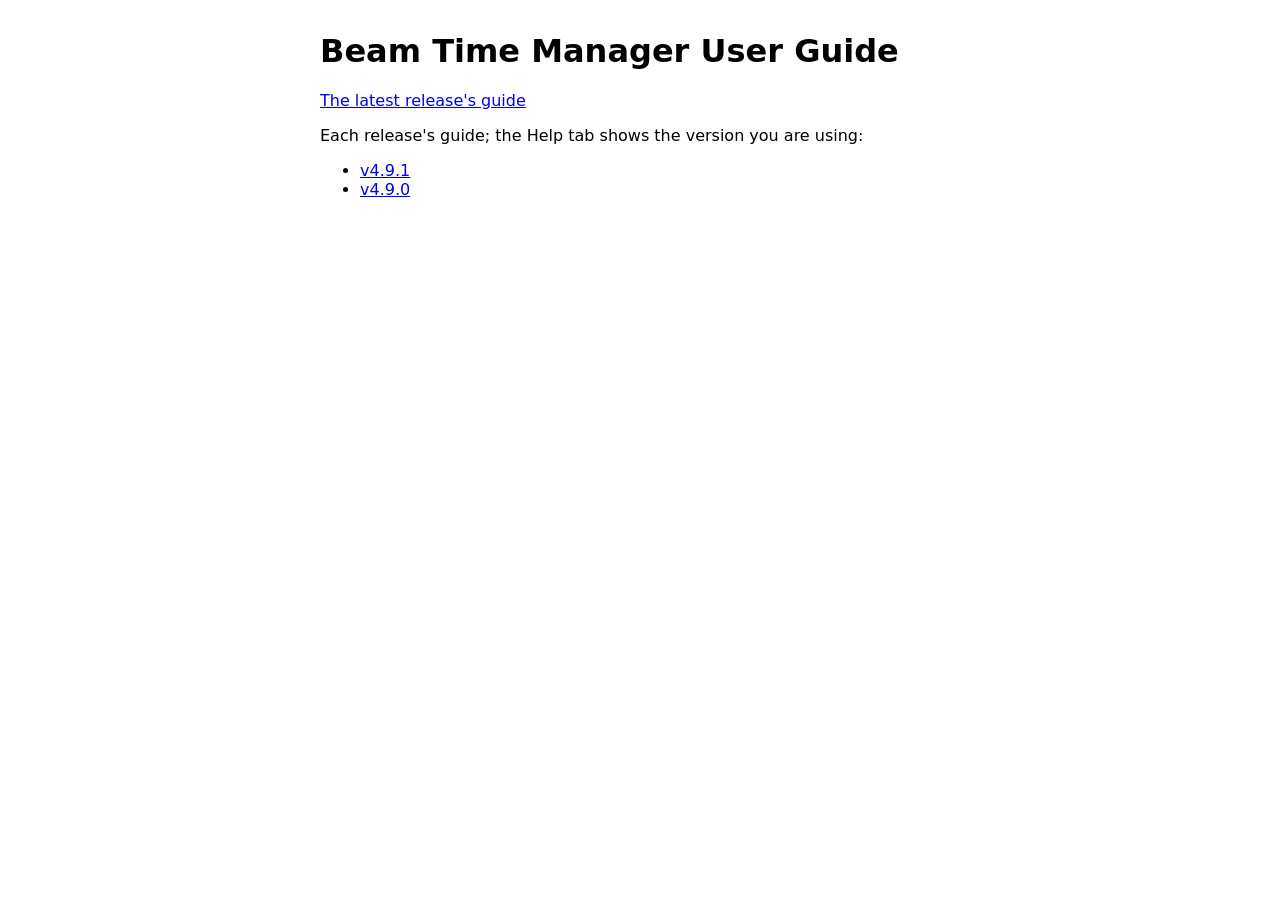
<file: index.html>
<!DOCTYPE html>
<html lang="en">
  <head>
    <meta charset="utf-8">
    <meta name="viewport" content="width=device-width, initial-scale=1">
    <title>Beam Time Manager User Guide</title>
    <style>
      body { font-family: system-ui, sans-serif; max-width: 40rem; margin: 2rem auto; padding: 0 1rem; }
    </style>
  </head>
  <body>
    <h1>Beam Time Manager User Guide</h1>
    <p><a href="latest/">The latest release's guide</a></p>
    <p>Each release's guide; the Help tab shows the version you are using:</p>
    <ul>
      <li><a href="v4.9.1/">v4.9.1</a></li>
      <li><a href="v4.9.0/">v4.9.0</a></li>
    </ul>
  </body>
</html>
</file>
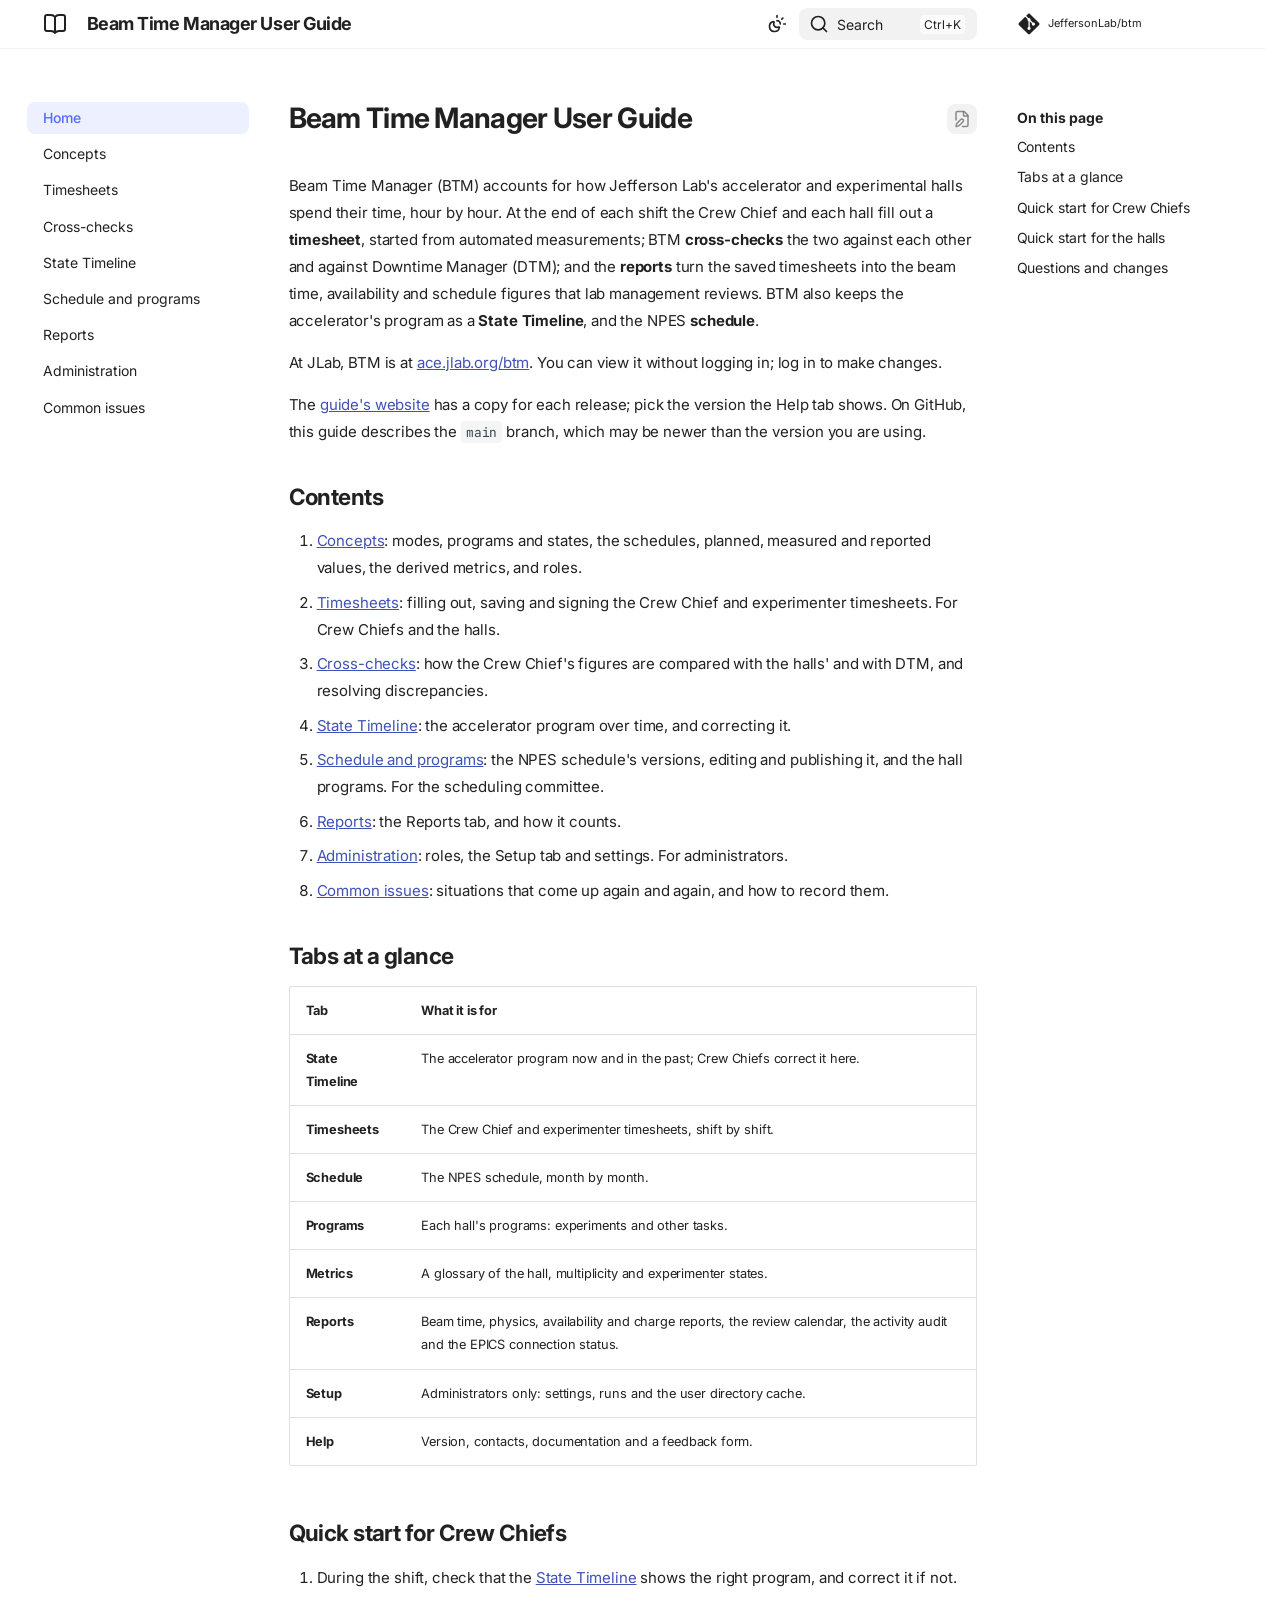
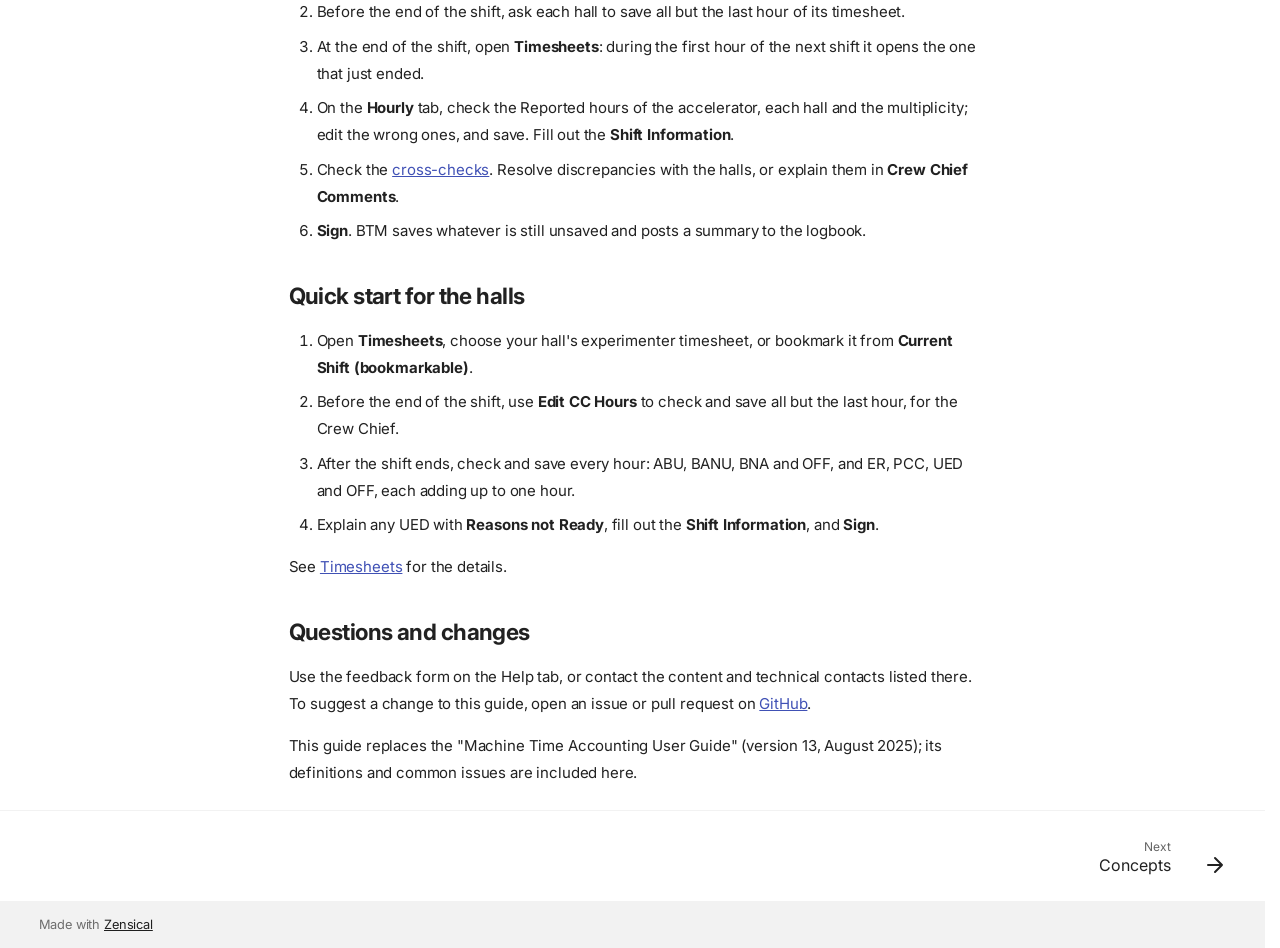
<file: latest/index.html>
<!doctype html>
<html lang="en" class="no-js">
  <head>
    
      <meta charset="utf-8">
      <meta name="viewport" content="width=device-width,initial-scale=1">
      
        <meta name="description" content="How to account for accelerator and experimental hall beam time with Beam Time Manager (BTM)">
      
      
      
      
      
        <link rel="next" href="./concepts/">
      
      
        
      
      
      <link rel="icon" href="./assets/images/favicon.png">
      <meta name="generator" content="zensical-0.0.69">
    
    
      
        <title>Home - Beam Time Manager User Guide</title>
      
    
    
      
        
      
      <link rel="stylesheet" href="./assets/stylesheets/modern/main.e15858d4.min.css">
      
        
          
        
        <link rel="stylesheet" href="./assets/stylesheets/modern/palette.b27955a4.min.css">
      
      


    
    
      
    
    
      
        
        
        <link rel="preconnect" href="https://fonts.gstatic.com" crossorigin>
        <link rel="stylesheet" href="https://fonts.googleapis.com/css?family=Inter:300,300i,400,400i,500,500i,700,700i%7CJetBrains+Mono:400,400i,700,700i&amp;display=fallback">
        <style>:root{--md-text-font:"Inter";--md-code-font:"JetBrains Mono"}</style>
      
    
    
    <script>__md_scope=new URL(".",location),__md_scope.pathname.endsWith("/")||(__md_scope=new URL(__md_scope.pathname+"/",location)),__md_hash=e=>[...e].reduce(((e,t)=>(e<<5)-e+t.charCodeAt(0)),0),__md_get=(e,t=localStorage,_=__md_scope)=>JSON.parse(t.getItem(_.pathname+"."+e)),__md_set=(e,t,_=localStorage,a=__md_scope)=>{try{_.setItem(a.pathname+"."+e,JSON.stringify(t))}catch(e){}},document.documentElement.setAttribute("data-platform",navigator.platform)</script>
    
      

    
    
  </head>
  
  
    
    
      
    
    
    
    
    <body dir="ltr" data-md-color-scheme="default" data-md-color-primary="indigo" data-md-color-accent="indigo">
  
    
    <input class="md-toggle" data-md-toggle="drawer" type="checkbox" id="__drawer" autocomplete="off">
    <input class="md-toggle" data-md-toggle="search" type="checkbox" id="__search" autocomplete="off">
    <label class="md-overlay" for="__drawer" aria-hidden="true"></label>
    <div data-md-component="skip">
      <a href="#__skip" class="md-skip">
        Skip to content
      </a>
    </div>
    <div data-md-component="announce">
      
    </div>
    
    
      

  

<header class="md-header md-header--shadow" data-md-component="header">
  <nav class="md-header__inner md-grid" aria-label="Header">
    <a href="" title="Beam Time Manager User Guide" class="md-header__button md-logo" aria-label="Beam Time Manager User Guide" data-md-component="logo">
      
  
  <svg xmlns="http://www.w3.org/2000/svg" fill="none" stroke="currentColor" stroke-linecap="round" stroke-linejoin="round" stroke-width="2" class="lucide lucide-book-open" viewBox="0 0 24 24"><path d="M12 5v16M20.001 19A2 2 0 0 0 22 17V5a2 2 0 0 0-1.999-2L16 3.002A5 5 0 0 0 12 5a5 5 0 0 0-4-2H4a2 2 0 0 0-2 2v12a2 2 0 0 0 1.999 2H8a5 5 0 0 1 4 2 5 5 0 0 1 4-2z"/></svg>

    </a>
    <label class="md-header__button md-icon" for="__drawer" aria-label="Navigation">
      
      <svg xmlns="http://www.w3.org/2000/svg" fill="none" stroke="currentColor" stroke-linecap="round" stroke-linejoin="round" stroke-width="2" class="lucide lucide-menu" viewBox="0 0 24 24"><path d="M4 5h16M4 12h16M4 19h16"/></svg>
    </label>
    <div class="md-header__title" data-md-component="header-title">
      <div class="md-header__ellipsis">
        <div class="md-header__topic">
          <span class="md-ellipsis">
            Beam Time Manager User Guide
          </span>
        </div>
        <div class="md-header__topic" data-md-component="header-topic">
          <span class="md-ellipsis">
            
              Home
            
          </span>
        </div>
      </div>
    </div>
    
      
        <form class="md-header__option" data-md-component="palette">
  
    
    
    
    <input class="md-option" data-md-color-media="(prefers-color-scheme)" data-md-color-scheme="default" data-md-color-primary="indigo" data-md-color-accent="indigo"  aria-label="Switch to light mode"  type="radio" name="__palette" id="__palette_0">
    
      <label class="md-header__button md-icon" title="Switch to light mode" for="__palette_1" hidden>
        <svg xmlns="http://www.w3.org/2000/svg" fill="none" stroke="currentColor" stroke-linecap="round" stroke-linejoin="round" stroke-width="2" class="lucide lucide-sun-moon" viewBox="0 0 24 24"><path d="M12 2v2M14.837 16.385a6 6 0 1 1-7.223-7.222c.624-.147.97.66.715 1.248a4 4 0 0 0 5.26 5.259c.589-.255 1.396.09 1.248.715M16 12a4 4 0 0 0-4-4M19 5l-1.256 1.256M20 12h2"/></svg>
      </label>
    
  
    
    
    
    <input class="md-option" data-md-color-media="(prefers-color-scheme: light)" data-md-color-scheme="default" data-md-color-primary="indigo" data-md-color-accent="indigo"  aria-label="Switch to dark mode"  type="radio" name="__palette" id="__palette_1">
    
      <label class="md-header__button md-icon" title="Switch to dark mode" for="__palette_2" hidden>
        <svg xmlns="http://www.w3.org/2000/svg" fill="none" stroke="currentColor" stroke-linecap="round" stroke-linejoin="round" stroke-width="2" class="lucide lucide-sun" viewBox="0 0 24 24"><circle cx="12" cy="12" r="4"/><path d="M12 2v2M12 20v2M4.93 4.93l1.41 1.41M17.66 17.66l1.41 1.41M2 12h2M20 12h2M6.34 17.66l-1.41 1.41M19.07 4.93l-1.41 1.41"/></svg>
      </label>
    
  
    
    
    
    <input class="md-option" data-md-color-media="(prefers-color-scheme: dark)" data-md-color-scheme="slate" data-md-color-primary="indigo" data-md-color-accent="indigo"  aria-label="Switch to system preference"  type="radio" name="__palette" id="__palette_2">
    
      <label class="md-header__button md-icon" title="Switch to system preference" for="__palette_0" hidden>
        <svg xmlns="http://www.w3.org/2000/svg" fill="none" stroke="currentColor" stroke-linecap="round" stroke-linejoin="round" stroke-width="2" class="lucide lucide-moon" viewBox="0 0 24 24"><path d="M20.985 12.486a9 9 0 1 1-9.473-9.472c.405-.022.617.46.402.803a6 6 0 0 0 8.268 8.268c.344-.215.825-.004.803.401"/></svg>
      </label>
    
  
</form>
      
    
    
      <script>var palette=__md_get("__palette");if(palette&&palette.color){if("(prefers-color-scheme)"===palette.color.media){var media=matchMedia("(prefers-color-scheme: light)"),input=document.querySelector(media.matches?"[data-md-color-media='(prefers-color-scheme: light)']":"[data-md-color-media='(prefers-color-scheme: dark)']");palette.color.media=input.getAttribute("data-md-color-media"),palette.color.scheme=input.getAttribute("data-md-color-scheme"),palette.color.primary=input.getAttribute("data-md-color-primary"),palette.color.accent=input.getAttribute("data-md-color-accent")}for(var[key,value]of Object.entries(palette.color))document.body.setAttribute("data-md-color-"+key,value)}</script>
    
    
    
      
      
        <label class="md-header__button md-icon" for="__search" aria-label="Search">
          
          <svg xmlns="http://www.w3.org/2000/svg" fill="none" stroke="currentColor" stroke-linecap="round" stroke-linejoin="round" stroke-width="2" class="lucide lucide-search" viewBox="0 0 24 24"><path d="m21 21-4.34-4.34"/><circle cx="11" cy="11" r="8"/></svg>
        </label>
        <div class="md-search" data-md-component="search" role="dialog" aria-label="Search">
  <button type="button" class="md-search__button">
    Search
  </button>
</div>
      
    
    <div class="md-header__source">
      
        <a href="https://github.com/JeffersonLab/btm" title="Go to repository" class="md-source" data-md-component="source">
  <div class="md-source__icon md-icon">
    
    <svg xmlns="http://www.w3.org/2000/svg" viewBox="0 0 448 512"><!--! Font Awesome Free 7.3.1 by @fontawesome - https://fontawesome.com License - https://fontawesome.com/license/free (Icons: CC BY 4.0, Fonts: SIL OFL 1.1, Code: MIT License) Copyright 2026 Fonticons, Inc.--><path fill="currentColor" d="M439.6 236.1 244 40.5c-5.4-5.5-12.8-8.5-20.4-8.5s-15 3-20.4 8.4L162.5 81l51.5 51.5c27.1-9.1 52.7 16.8 43.4 43.7l49.7 49.7c34.2-11.8 61.2 31 35.5 56.7-26.5 26.5-70.2-2.9-56-37.3L240.3 199v121.9c25.3 12.5 22.3 41.8 9.1 55-6.4 6.4-15.2 10.1-24.3 10.1s-17.8-3.6-24.3-10.1c-17.6-17.6-11.1-46.9 11.2-56v-123c-20.8-8.5-24.6-30.7-18.6-45L142.6 101 8.5 235.1C3 240.6 0 247.9 0 255.5s3 15 8.5 20.4l195.6 195.7c5.4 5.4 12.7 8.4 20.4 8.4s15-3 20.4-8.4l194.7-194.7c5.4-5.4 8.4-12.8 8.4-20.4s-3-15-8.4-20.4"/></svg>
  </div>
  <div class="md-source__repository">
    JeffersonLab/btm
  </div>
</a>
      
    </div>
  </nav>
  
</header>
    
    <div class="md-container" data-md-component="container">
      
      
        
          
        
      
      <main class="md-main" data-md-component="main">
        <div class="md-main__inner md-grid">
          
            
              
              <div class="md-sidebar md-sidebar--primary" data-md-component="sidebar" data-md-type="navigation" >
                <div class="md-sidebar__scrollwrap">
                  <div class="md-sidebar__inner">
                    



<nav class="md-nav md-nav--primary" aria-label="Navigation" data-md-level="0">
  <label class="md-nav__title" for="__drawer">
    <a href="" title="Beam Time Manager User Guide" class="md-nav__button md-logo" aria-label="Beam Time Manager User Guide" data-md-component="logo">
      
  
  <svg xmlns="http://www.w3.org/2000/svg" fill="none" stroke="currentColor" stroke-linecap="round" stroke-linejoin="round" stroke-width="2" class="lucide lucide-book-open" viewBox="0 0 24 24"><path d="M12 5v16M20.001 19A2 2 0 0 0 22 17V5a2 2 0 0 0-1.999-2L16 3.002A5 5 0 0 0 12 5a5 5 0 0 0-4-2H4a2 2 0 0 0-2 2v12a2 2 0 0 0 1.999 2H8a5 5 0 0 1 4 2 5 5 0 0 1 4-2z"/></svg>

    </a>
    Beam Time Manager User Guide
  </label>
  
    <div class="md-nav__source">
      <a href="https://github.com/JeffersonLab/btm" title="Go to repository" class="md-source" data-md-component="source">
  <div class="md-source__icon md-icon">
    
    <svg xmlns="http://www.w3.org/2000/svg" viewBox="0 0 448 512"><!--! Font Awesome Free 7.3.1 by @fontawesome - https://fontawesome.com License - https://fontawesome.com/license/free (Icons: CC BY 4.0, Fonts: SIL OFL 1.1, Code: MIT License) Copyright 2026 Fonticons, Inc.--><path fill="currentColor" d="M439.6 236.1 244 40.5c-5.4-5.5-12.8-8.5-20.4-8.5s-15 3-20.4 8.4L162.5 81l51.5 51.5c27.1-9.1 52.7 16.8 43.4 43.7l49.7 49.7c34.2-11.8 61.2 31 35.5 56.7-26.5 26.5-70.2-2.9-56-37.3L240.3 199v121.9c25.3 12.5 22.3 41.8 9.1 55-6.4 6.4-15.2 10.1-24.3 10.1s-17.8-3.6-24.3-10.1c-17.6-17.6-11.1-46.9 11.2-56v-123c-20.8-8.5-24.6-30.7-18.6-45L142.6 101 8.5 235.1C3 240.6 0 247.9 0 255.5s3 15 8.5 20.4l195.6 195.7c5.4 5.4 12.7 8.4 20.4 8.4s15-3 20.4-8.4l194.7-194.7c5.4-5.4 8.4-12.8 8.4-20.4s-3-15-8.4-20.4"/></svg>
  </div>
  <div class="md-source__repository">
    JeffersonLab/btm
  </div>
</a>
    </div>
  
  <ul class="md-nav__list" data-md-scrollfix>
    
      
      
  
  
    
  
  
  
    <li class="md-nav__item md-nav__item--active">
      
      
      
      
        
      
      
        <label class="md-nav__link md-nav__link--active" for="__toc">
          
  
  
  <span class="md-ellipsis">
    
  
  Home

    
  </span>
  
  

          <span class="md-nav__icon md-icon"></span>
        </label>
      
      <a href="" class="md-nav__link md-nav__link--active">
        
  
  
  <span class="md-ellipsis">
    
  
  Home

    
  </span>
  
  

      </a>
      
        


<nav class="md-nav md-nav--secondary" aria-label="On this page">
  
  
  
    
  
  
    <label class="md-nav__title" for="__toc">
      <span class="md-nav__icon md-icon"></span>
      On this page
    </label>
    <ul class="md-nav__list" data-md-component="toc" data-md-scrollfix>
      
        <li class="md-nav__item">
  <a href="#contents" class="md-nav__link">
    <span class="md-ellipsis">
      <span class="md-typeset">
        Contents
      </span>
    </span>
  </a>
  
</li>
      
        <li class="md-nav__item">
  <a href="#tabs-at-a-glance" class="md-nav__link">
    <span class="md-ellipsis">
      <span class="md-typeset">
        Tabs at a glance
      </span>
    </span>
  </a>
  
</li>
      
        <li class="md-nav__item">
  <a href="#quick-start-for-crew-chiefs" class="md-nav__link">
    <span class="md-ellipsis">
      <span class="md-typeset">
        Quick start for Crew Chiefs
      </span>
    </span>
  </a>
  
</li>
      
        <li class="md-nav__item">
  <a href="#quick-start-for-the-halls" class="md-nav__link">
    <span class="md-ellipsis">
      <span class="md-typeset">
        Quick start for the halls
      </span>
    </span>
  </a>
  
</li>
      
        <li class="md-nav__item">
  <a href="#questions-and-changes" class="md-nav__link">
    <span class="md-ellipsis">
      <span class="md-typeset">
        Questions and changes
      </span>
    </span>
  </a>
  
</li>
      
    </ul>
  
</nav>
      
    </li>
  

    
      
      
  
  
  
  
    <li class="md-nav__item">
      <a href="./concepts/" class="md-nav__link">
        
  
  
  <span class="md-ellipsis">
    
  
  Concepts

    
  </span>
  
  

      </a>
    </li>
  

    
      
      
  
  
  
  
    <li class="md-nav__item">
      <a href="./timesheets/" class="md-nav__link">
        
  
  
  <span class="md-ellipsis">
    
  
  Timesheets

    
  </span>
  
  

      </a>
    </li>
  

    
      
      
  
  
  
  
    <li class="md-nav__item">
      <a href="./cross-checks/" class="md-nav__link">
        
  
  
  <span class="md-ellipsis">
    
  
  Cross-checks

    
  </span>
  
  

      </a>
    </li>
  

    
      
      
  
  
  
  
    <li class="md-nav__item">
      <a href="./state-timeline/" class="md-nav__link">
        
  
  
  <span class="md-ellipsis">
    
  
  State Timeline

    
  </span>
  
  

      </a>
    </li>
  

    
      
      
  
  
  
  
    <li class="md-nav__item">
      <a href="./schedule/" class="md-nav__link">
        
  
  
  <span class="md-ellipsis">
    
  
  Schedule and programs

    
  </span>
  
  

      </a>
    </li>
  

    
      
      
  
  
  
  
    <li class="md-nav__item">
      <a href="./reports/" class="md-nav__link">
        
  
  
  <span class="md-ellipsis">
    
  
  Reports

    
  </span>
  
  

      </a>
    </li>
  

    
      
      
  
  
  
  
    <li class="md-nav__item">
      <a href="./administration/" class="md-nav__link">
        
  
  
  <span class="md-ellipsis">
    
  
  Administration

    
  </span>
  
  

      </a>
    </li>
  

    
      
      
  
  
  
  
    <li class="md-nav__item">
      <a href="./common-issues/" class="md-nav__link">
        
  
  
  <span class="md-ellipsis">
    
  
  Common issues

    
  </span>
  
  

      </a>
    </li>
  

    
  </ul>
</nav>
                  </div>
                </div>
              </div>
            
            
              
              <div class="md-sidebar md-sidebar--secondary" data-md-component="sidebar" data-md-type="toc" >
                <div class="md-sidebar__scrollwrap">
                  
                    
                    
                    
                      
                    
                    
                      <input class="md-nav__toggle md-toggle" type="checkbox" id="__toc">
                      <div class="md-sidebar-button__wrapper">
                        <label class="md-sidebar-button" for="__toc"></label>
                      </div>
                    
                  
                  <div class="md-sidebar__inner">
                    


<nav class="md-nav md-nav--secondary" aria-label="On this page">
  
  
  
    
  
  
    <label class="md-nav__title" for="__toc">
      <span class="md-nav__icon md-icon"></span>
      On this page
    </label>
    <ul class="md-nav__list" data-md-component="toc" data-md-scrollfix>
      
        <li class="md-nav__item">
  <a href="#contents" class="md-nav__link">
    <span class="md-ellipsis">
      <span class="md-typeset">
        Contents
      </span>
    </span>
  </a>
  
</li>
      
        <li class="md-nav__item">
  <a href="#tabs-at-a-glance" class="md-nav__link">
    <span class="md-ellipsis">
      <span class="md-typeset">
        Tabs at a glance
      </span>
    </span>
  </a>
  
</li>
      
        <li class="md-nav__item">
  <a href="#quick-start-for-crew-chiefs" class="md-nav__link">
    <span class="md-ellipsis">
      <span class="md-typeset">
        Quick start for Crew Chiefs
      </span>
    </span>
  </a>
  
</li>
      
        <li class="md-nav__item">
  <a href="#quick-start-for-the-halls" class="md-nav__link">
    <span class="md-ellipsis">
      <span class="md-typeset">
        Quick start for the halls
      </span>
    </span>
  </a>
  
</li>
      
        <li class="md-nav__item">
  <a href="#questions-and-changes" class="md-nav__link">
    <span class="md-ellipsis">
      <span class="md-typeset">
        Questions and changes
      </span>
    </span>
  </a>
  
</li>
      
    </ul>
  
</nav>
                  </div>
                </div>
              </div>
            
          
          
            <div class="md-content" data-md-component="content">
              
              <article class="md-content__inner md-typeset">
                <a id="__skip" tabindex="-1"></a>
                
                  

  
    <a href="https://github.com/JeffersonLab/btm/edit/main/docs/user-guide/README.md" title="Edit this page" class="md-content__button md-icon" rel="edit">
      
      <svg xmlns="http://www.w3.org/2000/svg" fill="none" stroke="currentColor" stroke-linecap="round" stroke-linejoin="round" stroke-width="2" class="lucide lucide-file-pen" viewBox="0 0 24 24"><path d="M12.659 22H18a2 2 0 0 0 2-2V8a2.4 2.4 0 0 0-.706-1.706l-3.588-3.588A2.4 2.4 0 0 0 14 2H6a2 2 0 0 0-2 2v9.34"/><path d="M14 2v5a1 1 0 0 0 1 1h5M10.378 12.622a1 1 0 0 1 3 3.003L8.36 20.637a2 2 0 0 1-.854.506l-2.867.837a.5.5 0 0 1-.62-.62l.836-2.869a2 2 0 0 1 .506-.853z"/></svg>
    </a>
  
  


<h1 id="beam-time-manager-user-guide">Beam Time Manager User Guide<a class="headerlink" href="#beam-time-manager-user-guide" title="Permanent link">&para;</a></h1>
<p>Beam Time Manager (BTM) accounts for how Jefferson Lab's accelerator and experimental halls spend
their time, hour by hour. At the end of each shift the Crew Chief and each hall fill out a
<strong>timesheet</strong>, started from automated measurements; BTM <strong>cross-checks</strong> the two against each
other and against Downtime Manager (DTM); and the <strong>reports</strong> turn the saved timesheets into the
beam time, availability and schedule figures that lab management reviews. BTM also keeps the
accelerator's program as a <strong>State Timeline</strong>, and the NPES <strong>schedule</strong>.</p>
<p>At JLab, BTM is at <a href="https://ace.jlab.org/btm">ace.jlab.org/btm</a>. You can view it without logging
in; log in to make changes.</p>
<p>The <a href="https://jeffersonlab.github.io/btm/">guide's website</a> has a copy for each release; pick the
version the Help tab shows. On GitHub, this guide describes the <code>main</code> branch, which may be newer
than the version you are using.</p>
<h2 id="contents">Contents<a class="headerlink" href="#contents" title="Permanent link">&para;</a></h2>
<ol>
<li><a href="concepts/">Concepts</a>: modes, programs and states, the schedules, planned, measured and
   reported values, the derived metrics, and roles.</li>
<li><a href="timesheets/">Timesheets</a>: filling out, saving and signing the Crew Chief and experimenter
   timesheets. For Crew Chiefs and the halls.</li>
<li><a href="cross-checks/">Cross-checks</a>: how the Crew Chief's figures are compared with the halls' and
   with DTM, and resolving discrepancies.</li>
<li><a href="state-timeline/">State Timeline</a>: the accelerator program over time, and correcting it.</li>
<li><a href="schedule/">Schedule and programs</a>: the NPES schedule's versions, editing and publishing
   it, and the hall programs. For the scheduling committee.</li>
<li><a href="reports/">Reports</a>: the Reports tab, and how it counts.</li>
<li><a href="administration/">Administration</a>: roles, the Setup tab and settings. For administrators.</li>
<li><a href="common-issues/">Common issues</a>: situations that come up again and again, and how to record
   them.</li>
</ol>
<h2 id="tabs-at-a-glance">Tabs at a glance<a class="headerlink" href="#tabs-at-a-glance" title="Permanent link">&para;</a></h2>
<table>
<thead>
<tr>
<th>Tab</th>
<th>What it is for</th>
</tr>
</thead>
<tbody>
<tr>
<td><strong>State Timeline</strong></td>
<td>The accelerator program now and in the past; Crew Chiefs correct it here.</td>
</tr>
<tr>
<td><strong>Timesheets</strong></td>
<td>The Crew Chief and experimenter timesheets, shift by shift.</td>
</tr>
<tr>
<td><strong>Schedule</strong></td>
<td>The NPES schedule, month by month.</td>
</tr>
<tr>
<td><strong>Programs</strong></td>
<td>Each hall's programs: experiments and other tasks.</td>
</tr>
<tr>
<td><strong>Metrics</strong></td>
<td>A glossary of the hall, multiplicity and experimenter states.</td>
</tr>
<tr>
<td><strong>Reports</strong></td>
<td>Beam time, physics, availability and charge reports, the review calendar, the activity audit and the EPICS connection status.</td>
</tr>
<tr>
<td><strong>Setup</strong></td>
<td>Administrators only: settings, runs and the user directory cache.</td>
</tr>
<tr>
<td><strong>Help</strong></td>
<td>Version, contacts, documentation and a feedback form.</td>
</tr>
</tbody>
</table>
<h2 id="quick-start-for-crew-chiefs">Quick start for Crew Chiefs<a class="headerlink" href="#quick-start-for-crew-chiefs" title="Permanent link">&para;</a></h2>
<ol>
<li>During the shift, check that the <a href="state-timeline/">State Timeline</a> shows the right program,
   and correct it if not.</li>
<li>Before the end of the shift, ask each hall to save all but the last hour of its timesheet.</li>
<li>At the end of the shift, open <strong>Timesheets</strong>: during the first hour of the next shift it opens
   the one that just ended.</li>
<li>On the <strong>Hourly</strong> tab, check the Reported hours of the accelerator, each hall and the
   multiplicity; edit the wrong ones, and save. Fill out the <strong>Shift Information</strong>.</li>
<li>Check the <a href="cross-checks/">cross-checks</a>. Resolve discrepancies with the halls, or explain
   them in <strong>Crew Chief Comments</strong>.</li>
<li><strong>Sign</strong>. BTM saves whatever is still unsaved and posts a summary to the logbook.</li>
</ol>
<h2 id="quick-start-for-the-halls">Quick start for the halls<a class="headerlink" href="#quick-start-for-the-halls" title="Permanent link">&para;</a></h2>
<ol>
<li>Open <strong>Timesheets</strong>, choose your hall's experimenter timesheet, or bookmark it from <strong>Current
   Shift (bookmarkable)</strong>.</li>
<li>Before the end of the shift, use <strong>Edit CC Hours</strong> to check and save all but the last hour, for
   the Crew Chief.</li>
<li>After the shift ends, check and save every hour: ABU, BANU, BNA and OFF, and ER, PCC, UED and
   OFF, each adding up to one hour.</li>
<li>Explain any UED with <strong>Reasons not Ready</strong>, fill out the <strong>Shift Information</strong>, and <strong>Sign</strong>.</li>
</ol>
<p>See <a href="timesheets/">Timesheets</a> for the details.</p>
<h2 id="questions-and-changes">Questions and changes<a class="headerlink" href="#questions-and-changes" title="Permanent link">&para;</a></h2>
<p>Use the feedback form on the Help tab, or contact the content and technical contacts listed
there. To suggest a change to this guide, open an issue or pull request on
<a href="https://github.com/JeffersonLab/btm">GitHub</a>.</p>
<p>This guide replaces the "Machine Time Accounting User Guide" (version 13, August 2025); its
definitions and common issues are included here.</p>














                
              </article>
            </div>
          
          
<script>var target=document.getElementById(location.hash.slice(1));target&&target.name&&(target.checked=target.name.startsWith("__tabbed_"))</script>
        </div>
        
          <button type="button" class="md-top md-icon" data-md-component="top" hidden>
  
  <svg xmlns="http://www.w3.org/2000/svg" fill="none" stroke="currentColor" stroke-linecap="round" stroke-linejoin="round" stroke-width="2" class="lucide lucide-circle-arrow-up" viewBox="0 0 24 24"><circle cx="12" cy="12" r="10"/><path d="m16 12-4-4-4 4M12 16V8"/></svg>
  Back to top
</button>
        
      </main>
      
        <footer class="md-footer">
  
    
      
      <nav class="md-footer__inner md-grid" aria-label="Footer" >
        
        
          
          <a href="./concepts/" class="md-footer__link md-footer__link--next" aria-label="Next: Concepts">
            <div class="md-footer__title">
              <span class="md-footer__direction">
                Next
              </span>
              <div class="md-ellipsis">
                Concepts
              </div>
            </div>
            <div class="md-footer__button md-icon">
              
              <svg xmlns="http://www.w3.org/2000/svg" fill="none" stroke="currentColor" stroke-linecap="round" stroke-linejoin="round" stroke-width="2" class="lucide lucide-arrow-right" viewBox="0 0 24 24"><path d="M5 12h14M12 5l7 7-7 7"/></svg>
            </div>
          </a>
        
      </nav>
    
  
  <div class="md-footer-meta md-typeset">
    <div class="md-footer-meta__inner md-grid">
      <div class="md-copyright">
  
  
    Made with
    <a href="https://zensical.org/" target="_blank" rel="noopener">
      Zensical
    </a>
  
</div>
      
    </div>
  </div>
</footer>
      
    </div>
    <div class="md-dialog" data-md-component="dialog" role="status" aria-atomic="true">
      <div class="md-dialog__inner md-typeset"></div>
    </div>
    
    
    
      
      
      
      
        
        
      <script id="__config" type="application/json">{"annotate":null,"base":".","features":["content.action.edit","navigation.footer","navigation.top","search.highlight"],"redirect":null,"search":"./assets/javascripts/workers/search.7d14d953.min.js","tags":null,"translations":{"clipboard.copied":"Copied to clipboard","clipboard.copy":"Copy to clipboard","clipboard.error":"Could not copy to clipboard","search.result.more.one":"1 more on this page","search.result.more.other":"# more on this page","search.result.none":"No matching documents","search.result.one":"1 matching document","search.result.other":"# matching documents","search.result.placeholder":"Type to start searching","search.result.term.missing":"Missing","select.version":"Select version"},"version":null}</script>
    
    
      <script src="./assets/javascripts/bundle.8b1c90bd.min.js"></script>
      
    
  </body>
</html>
</file>
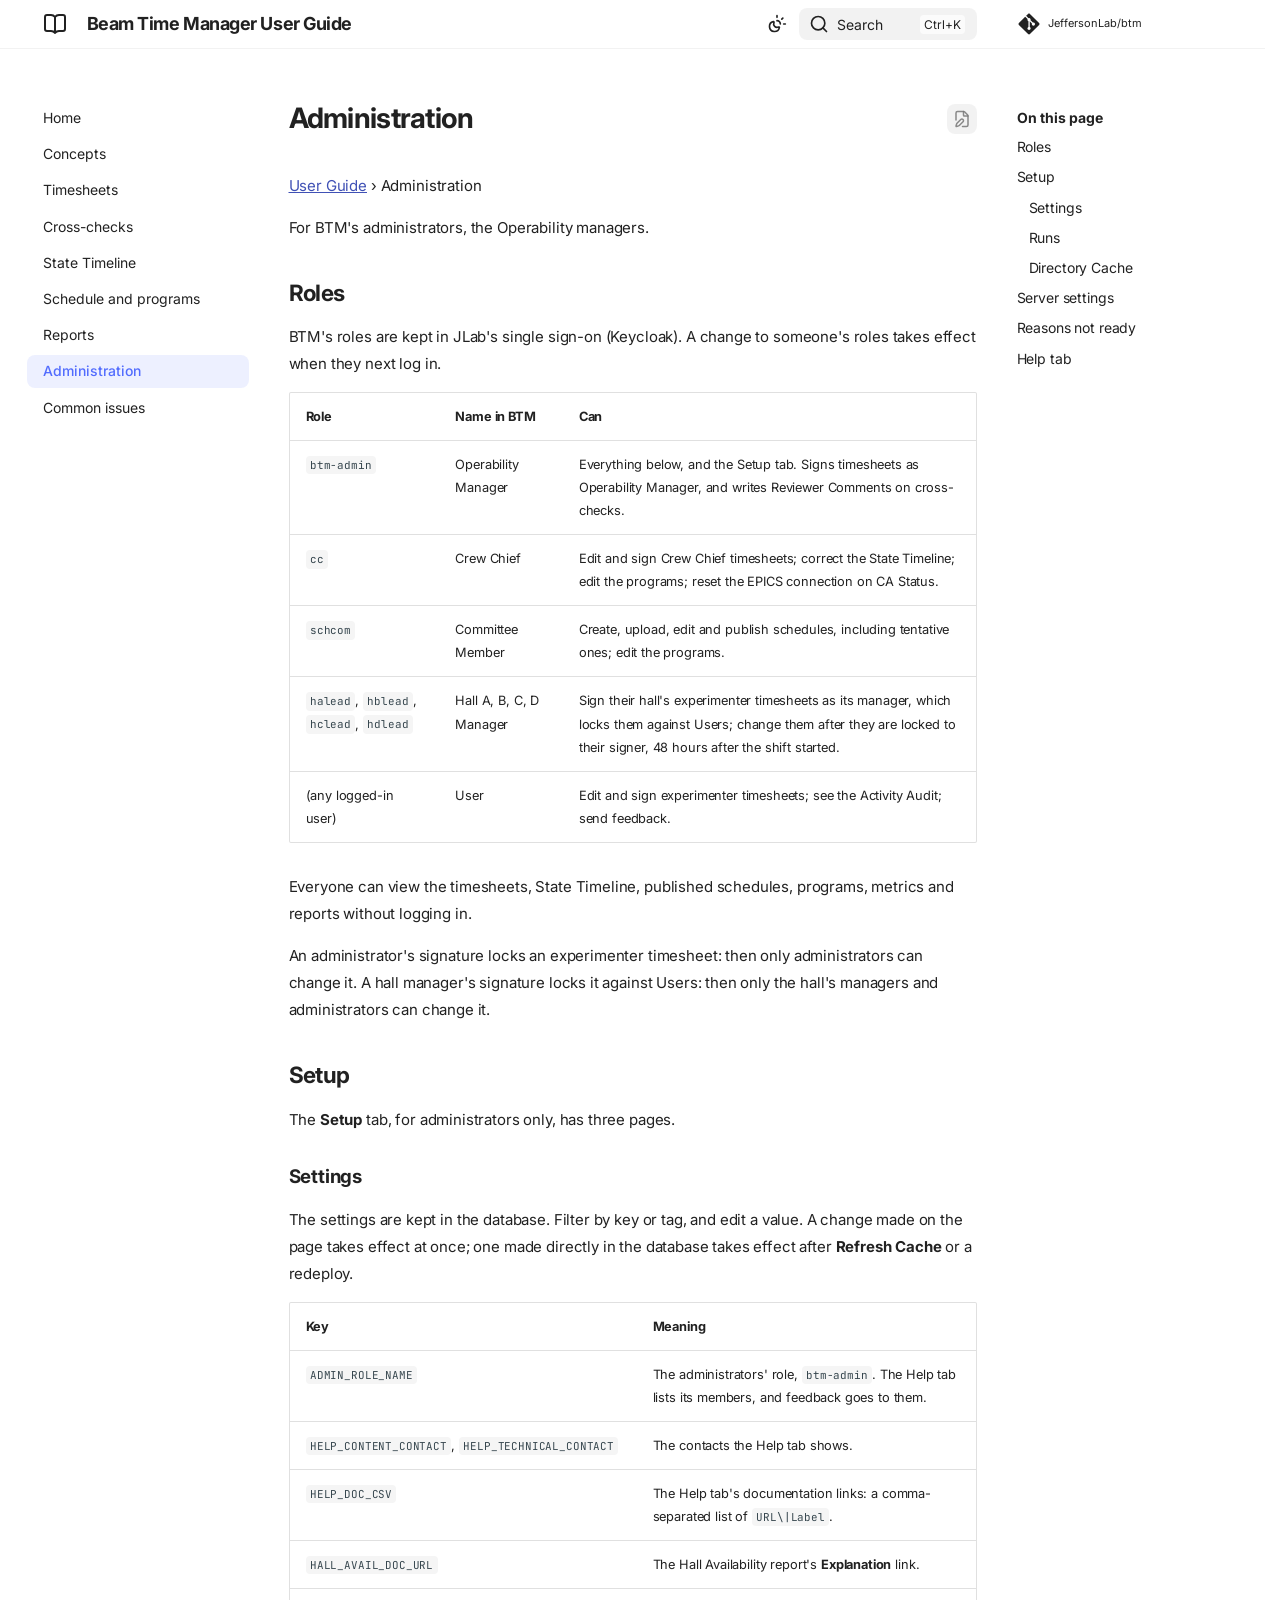
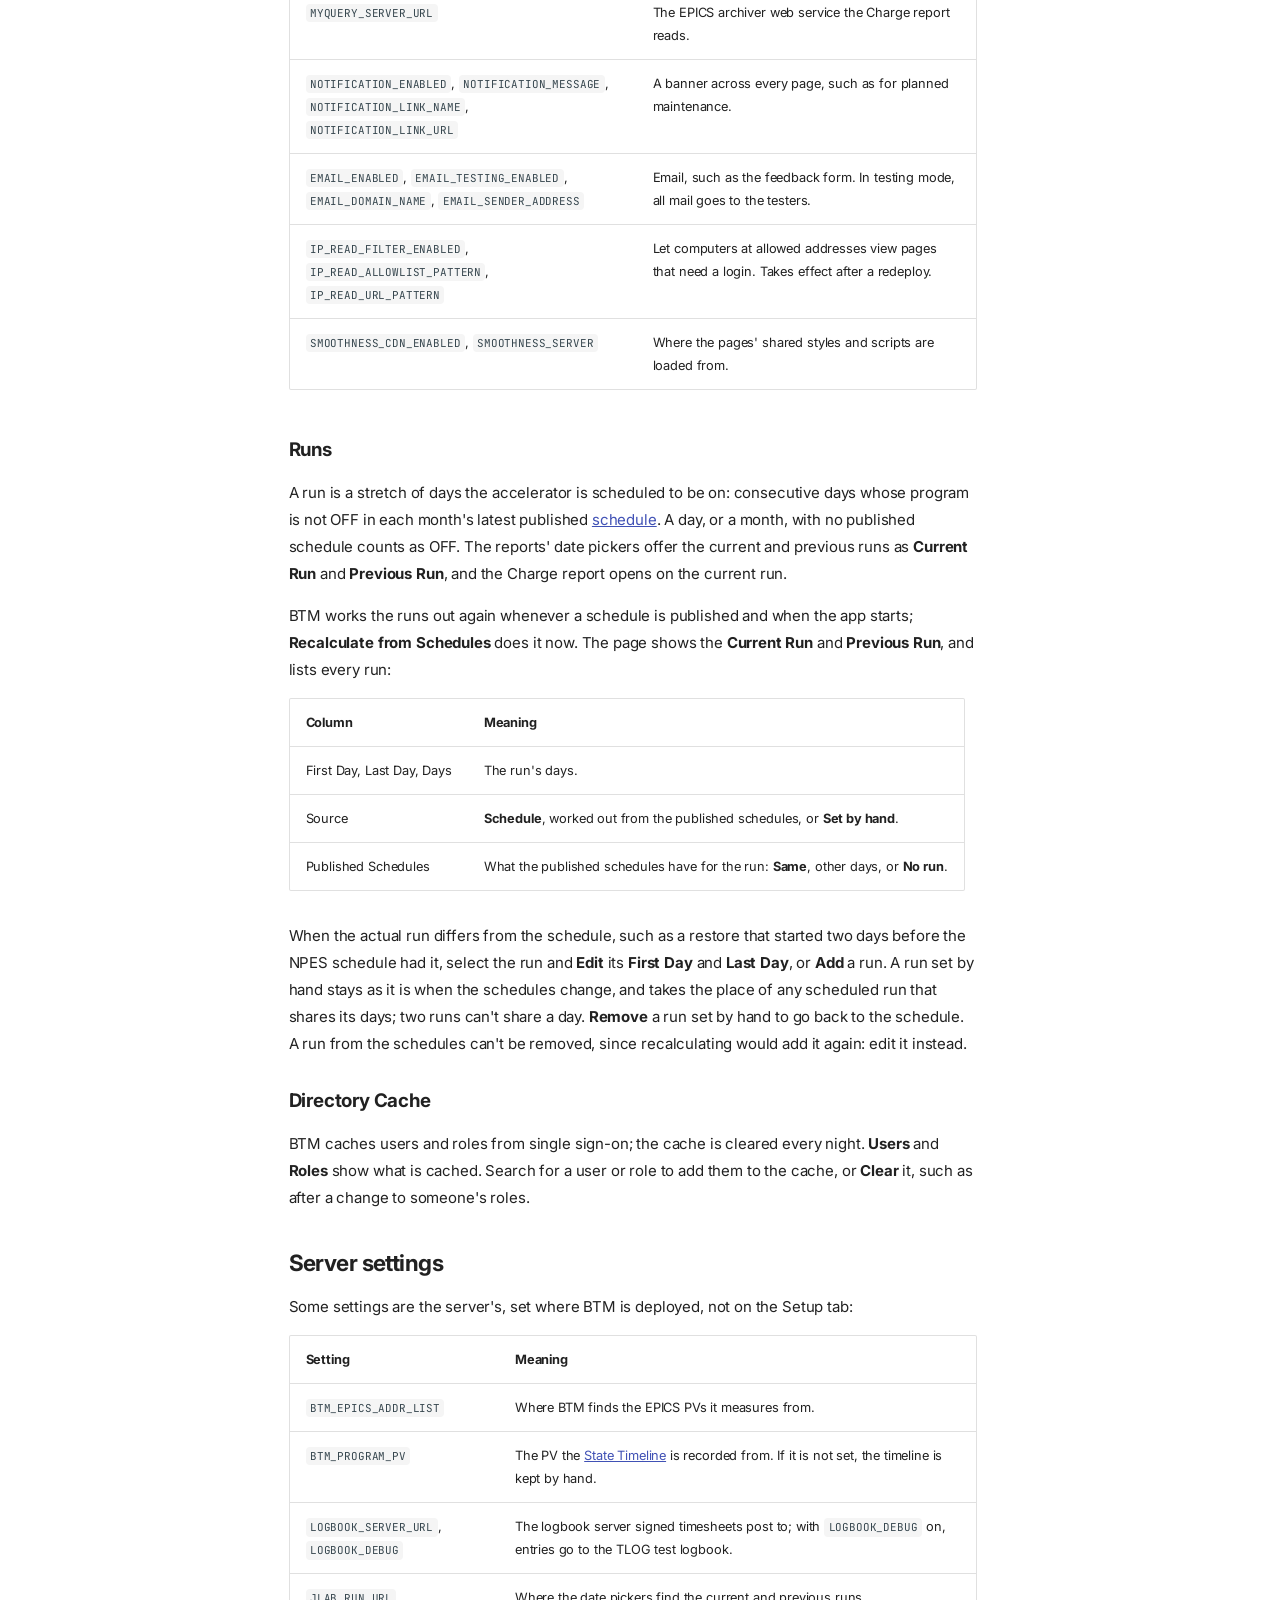
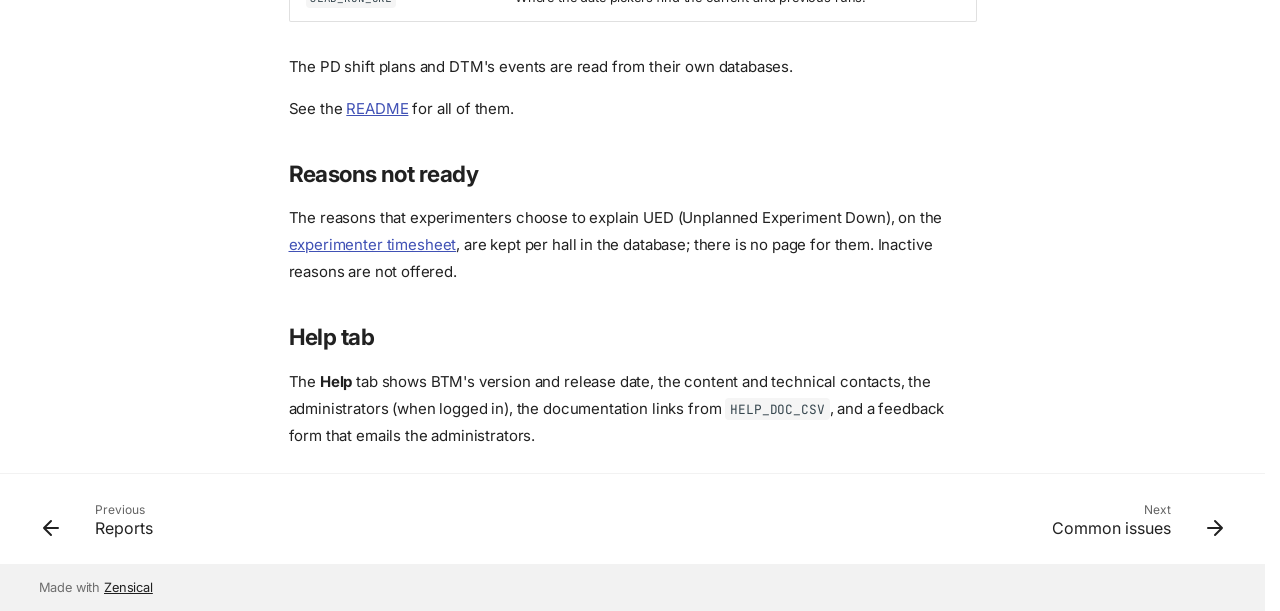
<file: latest/administration/index.html>
<!doctype html>
<html lang="en" class="no-js">
  <head>
    
      <meta charset="utf-8">
      <meta name="viewport" content="width=device-width,initial-scale=1">
      
        <meta name="description" content="How to account for accelerator and experimental hall beam time with Beam Time Manager (BTM)">
      
      
      
      
        <link rel="prev" href="../reports/">
      
      
        <link rel="next" href="../common-issues/">
      
      
        
      
      
      <link rel="icon" href="../assets/images/favicon.png">
      <meta name="generator" content="zensical-0.0.69">
    
    
      
        <title>Administration - Beam Time Manager User Guide</title>
      
    
    
      
        
      
      <link rel="stylesheet" href="../assets/stylesheets/modern/main.e15858d4.min.css">
      
        
          
        
        <link rel="stylesheet" href="../assets/stylesheets/modern/palette.b27955a4.min.css">
      
      


    
    
      
    
    
      
        
        
        <link rel="preconnect" href="https://fonts.gstatic.com" crossorigin>
        <link rel="stylesheet" href="https://fonts.googleapis.com/css?family=Inter:300,300i,400,400i,500,500i,700,700i%7CJetBrains+Mono:400,400i,700,700i&amp;display=fallback">
        <style>:root{--md-text-font:"Inter";--md-code-font:"JetBrains Mono"}</style>
      
    
    
    <script>__md_scope=new URL("..",location),__md_scope.pathname.endsWith("/")||(__md_scope=new URL(__md_scope.pathname+"/",location)),__md_hash=e=>[...e].reduce(((e,t)=>(e<<5)-e+t.charCodeAt(0)),0),__md_get=(e,t=localStorage,_=__md_scope)=>JSON.parse(t.getItem(_.pathname+"."+e)),__md_set=(e,t,_=localStorage,a=__md_scope)=>{try{_.setItem(a.pathname+"."+e,JSON.stringify(t))}catch(e){}},document.documentElement.setAttribute("data-platform",navigator.platform)</script>
    
      

    
    
  </head>
  
  
    
    
      
    
    
    
    
    <body dir="ltr" data-md-color-scheme="default" data-md-color-primary="indigo" data-md-color-accent="indigo">
  
    
    <input class="md-toggle" data-md-toggle="drawer" type="checkbox" id="__drawer" autocomplete="off">
    <input class="md-toggle" data-md-toggle="search" type="checkbox" id="__search" autocomplete="off">
    <label class="md-overlay" for="__drawer" aria-hidden="true"></label>
    <div data-md-component="skip">
      <a href="#__skip" class="md-skip">
        Skip to content
      </a>
    </div>
    <div data-md-component="announce">
      
    </div>
    
    
      

  

<header class="md-header md-header--shadow" data-md-component="header">
  <nav class="md-header__inner md-grid" aria-label="Header">
    <a href="./.." title="Beam Time Manager User Guide" class="md-header__button md-logo" aria-label="Beam Time Manager User Guide" data-md-component="logo">
      
  
  <svg xmlns="http://www.w3.org/2000/svg" fill="none" stroke="currentColor" stroke-linecap="round" stroke-linejoin="round" stroke-width="2" class="lucide lucide-book-open" viewBox="0 0 24 24"><path d="M12 5v16M20.001 19A2 2 0 0 0 22 17V5a2 2 0 0 0-1.999-2L16 3.002A5 5 0 0 0 12 5a5 5 0 0 0-4-2H4a2 2 0 0 0-2 2v12a2 2 0 0 0 1.999 2H8a5 5 0 0 1 4 2 5 5 0 0 1 4-2z"/></svg>

    </a>
    <label class="md-header__button md-icon" for="__drawer" aria-label="Navigation">
      
      <svg xmlns="http://www.w3.org/2000/svg" fill="none" stroke="currentColor" stroke-linecap="round" stroke-linejoin="round" stroke-width="2" class="lucide lucide-menu" viewBox="0 0 24 24"><path d="M4 5h16M4 12h16M4 19h16"/></svg>
    </label>
    <div class="md-header__title" data-md-component="header-title">
      <div class="md-header__ellipsis">
        <div class="md-header__topic">
          <span class="md-ellipsis">
            Beam Time Manager User Guide
          </span>
        </div>
        <div class="md-header__topic" data-md-component="header-topic">
          <span class="md-ellipsis">
            
              Administration
            
          </span>
        </div>
      </div>
    </div>
    
      
        <form class="md-header__option" data-md-component="palette">
  
    
    
    
    <input class="md-option" data-md-color-media="(prefers-color-scheme)" data-md-color-scheme="default" data-md-color-primary="indigo" data-md-color-accent="indigo"  aria-label="Switch to light mode"  type="radio" name="__palette" id="__palette_0">
    
      <label class="md-header__button md-icon" title="Switch to light mode" for="__palette_1" hidden>
        <svg xmlns="http://www.w3.org/2000/svg" fill="none" stroke="currentColor" stroke-linecap="round" stroke-linejoin="round" stroke-width="2" class="lucide lucide-sun-moon" viewBox="0 0 24 24"><path d="M12 2v2M14.837 16.385a6 6 0 1 1-7.223-7.222c.624-.147.97.66.715 1.248a4 4 0 0 0 5.26 5.259c.589-.255 1.396.09 1.248.715M16 12a4 4 0 0 0-4-4M19 5l-1.256 1.256M20 12h2"/></svg>
      </label>
    
  
    
    
    
    <input class="md-option" data-md-color-media="(prefers-color-scheme: light)" data-md-color-scheme="default" data-md-color-primary="indigo" data-md-color-accent="indigo"  aria-label="Switch to dark mode"  type="radio" name="__palette" id="__palette_1">
    
      <label class="md-header__button md-icon" title="Switch to dark mode" for="__palette_2" hidden>
        <svg xmlns="http://www.w3.org/2000/svg" fill="none" stroke="currentColor" stroke-linecap="round" stroke-linejoin="round" stroke-width="2" class="lucide lucide-sun" viewBox="0 0 24 24"><circle cx="12" cy="12" r="4"/><path d="M12 2v2M12 20v2M4.93 4.93l1.41 1.41M17.66 17.66l1.41 1.41M2 12h2M20 12h2M6.34 17.66l-1.41 1.41M19.07 4.93l-1.41 1.41"/></svg>
      </label>
    
  
    
    
    
    <input class="md-option" data-md-color-media="(prefers-color-scheme: dark)" data-md-color-scheme="slate" data-md-color-primary="indigo" data-md-color-accent="indigo"  aria-label="Switch to system preference"  type="radio" name="__palette" id="__palette_2">
    
      <label class="md-header__button md-icon" title="Switch to system preference" for="__palette_0" hidden>
        <svg xmlns="http://www.w3.org/2000/svg" fill="none" stroke="currentColor" stroke-linecap="round" stroke-linejoin="round" stroke-width="2" class="lucide lucide-moon" viewBox="0 0 24 24"><path d="M20.985 12.486a9 9 0 1 1-9.473-9.472c.405-.022.617.46.402.803a6 6 0 0 0 8.268 8.268c.344-.215.825-.004.803.401"/></svg>
      </label>
    
  
</form>
      
    
    
      <script>var palette=__md_get("__palette");if(palette&&palette.color){if("(prefers-color-scheme)"===palette.color.media){var media=matchMedia("(prefers-color-scheme: light)"),input=document.querySelector(media.matches?"[data-md-color-media='(prefers-color-scheme: light)']":"[data-md-color-media='(prefers-color-scheme: dark)']");palette.color.media=input.getAttribute("data-md-color-media"),palette.color.scheme=input.getAttribute("data-md-color-scheme"),palette.color.primary=input.getAttribute("data-md-color-primary"),palette.color.accent=input.getAttribute("data-md-color-accent")}for(var[key,value]of Object.entries(palette.color))document.body.setAttribute("data-md-color-"+key,value)}</script>
    
    
    
      
      
        <label class="md-header__button md-icon" for="__search" aria-label="Search">
          
          <svg xmlns="http://www.w3.org/2000/svg" fill="none" stroke="currentColor" stroke-linecap="round" stroke-linejoin="round" stroke-width="2" class="lucide lucide-search" viewBox="0 0 24 24"><path d="m21 21-4.34-4.34"/><circle cx="11" cy="11" r="8"/></svg>
        </label>
        <div class="md-search" data-md-component="search" role="dialog" aria-label="Search">
  <button type="button" class="md-search__button">
    Search
  </button>
</div>
      
    
    <div class="md-header__source">
      
        <a href="https://github.com/JeffersonLab/btm" title="Go to repository" class="md-source" data-md-component="source">
  <div class="md-source__icon md-icon">
    
    <svg xmlns="http://www.w3.org/2000/svg" viewBox="0 0 448 512"><!--! Font Awesome Free 7.3.1 by @fontawesome - https://fontawesome.com License - https://fontawesome.com/license/free (Icons: CC BY 4.0, Fonts: SIL OFL 1.1, Code: MIT License) Copyright 2026 Fonticons, Inc.--><path fill="currentColor" d="M439.6 236.1 244 40.5c-5.4-5.5-12.8-8.5-20.4-8.5s-15 3-20.4 8.4L162.5 81l51.5 51.5c27.1-9.1 52.7 16.8 43.4 43.7l49.7 49.7c34.2-11.8 61.2 31 35.5 56.7-26.5 26.5-70.2-2.9-56-37.3L240.3 199v121.9c25.3 12.5 22.3 41.8 9.1 55-6.4 6.4-15.2 10.1-24.3 10.1s-17.8-3.6-24.3-10.1c-17.6-17.6-11.1-46.9 11.2-56v-123c-20.8-8.5-24.6-30.7-18.6-45L142.6 101 8.5 235.1C3 240.6 0 247.9 0 255.5s3 15 8.5 20.4l195.6 195.7c5.4 5.4 12.7 8.4 20.4 8.4s15-3 20.4-8.4l194.7-194.7c5.4-5.4 8.4-12.8 8.4-20.4s-3-15-8.4-20.4"/></svg>
  </div>
  <div class="md-source__repository">
    JeffersonLab/btm
  </div>
</a>
      
    </div>
  </nav>
  
</header>
    
    <div class="md-container" data-md-component="container">
      
      
        
          
        
      
      <main class="md-main" data-md-component="main">
        <div class="md-main__inner md-grid">
          
            
              
              <div class="md-sidebar md-sidebar--primary" data-md-component="sidebar" data-md-type="navigation" >
                <div class="md-sidebar__scrollwrap">
                  <div class="md-sidebar__inner">
                    



<nav class="md-nav md-nav--primary" aria-label="Navigation" data-md-level="0">
  <label class="md-nav__title" for="__drawer">
    <a href="./.." title="Beam Time Manager User Guide" class="md-nav__button md-logo" aria-label="Beam Time Manager User Guide" data-md-component="logo">
      
  
  <svg xmlns="http://www.w3.org/2000/svg" fill="none" stroke="currentColor" stroke-linecap="round" stroke-linejoin="round" stroke-width="2" class="lucide lucide-book-open" viewBox="0 0 24 24"><path d="M12 5v16M20.001 19A2 2 0 0 0 22 17V5a2 2 0 0 0-1.999-2L16 3.002A5 5 0 0 0 12 5a5 5 0 0 0-4-2H4a2 2 0 0 0-2 2v12a2 2 0 0 0 1.999 2H8a5 5 0 0 1 4 2 5 5 0 0 1 4-2z"/></svg>

    </a>
    Beam Time Manager User Guide
  </label>
  
    <div class="md-nav__source">
      <a href="https://github.com/JeffersonLab/btm" title="Go to repository" class="md-source" data-md-component="source">
  <div class="md-source__icon md-icon">
    
    <svg xmlns="http://www.w3.org/2000/svg" viewBox="0 0 448 512"><!--! Font Awesome Free 7.3.1 by @fontawesome - https://fontawesome.com License - https://fontawesome.com/license/free (Icons: CC BY 4.0, Fonts: SIL OFL 1.1, Code: MIT License) Copyright 2026 Fonticons, Inc.--><path fill="currentColor" d="M439.6 236.1 244 40.5c-5.4-5.5-12.8-8.5-20.4-8.5s-15 3-20.4 8.4L162.5 81l51.5 51.5c27.1-9.1 52.7 16.8 43.4 43.7l49.7 49.7c34.2-11.8 61.2 31 35.5 56.7-26.5 26.5-70.2-2.9-56-37.3L240.3 199v121.9c25.3 12.5 22.3 41.8 9.1 55-6.4 6.4-15.2 10.1-24.3 10.1s-17.8-3.6-24.3-10.1c-17.6-17.6-11.1-46.9 11.2-56v-123c-20.8-8.5-24.6-30.7-18.6-45L142.6 101 8.5 235.1C3 240.6 0 247.9 0 255.5s3 15 8.5 20.4l195.6 195.7c5.4 5.4 12.7 8.4 20.4 8.4s15-3 20.4-8.4l194.7-194.7c5.4-5.4 8.4-12.8 8.4-20.4s-3-15-8.4-20.4"/></svg>
  </div>
  <div class="md-source__repository">
    JeffersonLab/btm
  </div>
</a>
    </div>
  
  <ul class="md-nav__list" data-md-scrollfix>
    
      
      
  
  
  
  
    <li class="md-nav__item">
      <a href="./.." class="md-nav__link">
        
  
  
  <span class="md-ellipsis">
    
  
  Home

    
  </span>
  
  

      </a>
    </li>
  

    
      
      
  
  
  
  
    <li class="md-nav__item">
      <a href="../concepts/" class="md-nav__link">
        
  
  
  <span class="md-ellipsis">
    
  
  Concepts

    
  </span>
  
  

      </a>
    </li>
  

    
      
      
  
  
  
  
    <li class="md-nav__item">
      <a href="../timesheets/" class="md-nav__link">
        
  
  
  <span class="md-ellipsis">
    
  
  Timesheets

    
  </span>
  
  

      </a>
    </li>
  

    
      
      
  
  
  
  
    <li class="md-nav__item">
      <a href="../cross-checks/" class="md-nav__link">
        
  
  
  <span class="md-ellipsis">
    
  
  Cross-checks

    
  </span>
  
  

      </a>
    </li>
  

    
      
      
  
  
  
  
    <li class="md-nav__item">
      <a href="../state-timeline/" class="md-nav__link">
        
  
  
  <span class="md-ellipsis">
    
  
  State Timeline

    
  </span>
  
  

      </a>
    </li>
  

    
      
      
  
  
  
  
    <li class="md-nav__item">
      <a href="../schedule/" class="md-nav__link">
        
  
  
  <span class="md-ellipsis">
    
  
  Schedule and programs

    
  </span>
  
  

      </a>
    </li>
  

    
      
      
  
  
  
  
    <li class="md-nav__item">
      <a href="../reports/" class="md-nav__link">
        
  
  
  <span class="md-ellipsis">
    
  
  Reports

    
  </span>
  
  

      </a>
    </li>
  

    
      
      
  
  
    
  
  
  
    <li class="md-nav__item md-nav__item--active">
      
      
      
      
        
      
      
        <label class="md-nav__link md-nav__link--active" for="__toc">
          
  
  
  <span class="md-ellipsis">
    
  
  Administration

    
  </span>
  
  

          <span class="md-nav__icon md-icon"></span>
        </label>
      
      <a href="././" class="md-nav__link md-nav__link--active">
        
  
  
  <span class="md-ellipsis">
    
  
  Administration

    
  </span>
  
  

      </a>
      
        


<nav class="md-nav md-nav--secondary" aria-label="On this page">
  
  
  
    
  
  
    <label class="md-nav__title" for="__toc">
      <span class="md-nav__icon md-icon"></span>
      On this page
    </label>
    <ul class="md-nav__list" data-md-component="toc" data-md-scrollfix>
      
        <li class="md-nav__item">
  <a href="#roles" class="md-nav__link">
    <span class="md-ellipsis">
      <span class="md-typeset">
        Roles
      </span>
    </span>
  </a>
  
</li>
      
        <li class="md-nav__item">
  <a href="#setup" class="md-nav__link">
    <span class="md-ellipsis">
      <span class="md-typeset">
        Setup
      </span>
    </span>
  </a>
  
    <nav class="md-nav" aria-label="Setup">
      <ul class="md-nav__list">
        
          <li class="md-nav__item">
  <a href="#settings" class="md-nav__link">
    <span class="md-ellipsis">
      <span class="md-typeset">
        Settings
      </span>
    </span>
  </a>
  
</li>
        
          <li class="md-nav__item">
  <a href="#runs" class="md-nav__link">
    <span class="md-ellipsis">
      <span class="md-typeset">
        Runs
      </span>
    </span>
  </a>
  
</li>
        
          <li class="md-nav__item">
  <a href="#directory-cache" class="md-nav__link">
    <span class="md-ellipsis">
      <span class="md-typeset">
        Directory Cache
      </span>
    </span>
  </a>
  
</li>
        
      </ul>
    </nav>
  
</li>
      
        <li class="md-nav__item">
  <a href="#server-settings" class="md-nav__link">
    <span class="md-ellipsis">
      <span class="md-typeset">
        Server settings
      </span>
    </span>
  </a>
  
</li>
      
        <li class="md-nav__item">
  <a href="#reasons-not-ready" class="md-nav__link">
    <span class="md-ellipsis">
      <span class="md-typeset">
        Reasons not ready
      </span>
    </span>
  </a>
  
</li>
      
        <li class="md-nav__item">
  <a href="#help-tab" class="md-nav__link">
    <span class="md-ellipsis">
      <span class="md-typeset">
        Help tab
      </span>
    </span>
  </a>
  
</li>
      
    </ul>
  
</nav>
      
    </li>
  

    
      
      
  
  
  
  
    <li class="md-nav__item">
      <a href="../common-issues/" class="md-nav__link">
        
  
  
  <span class="md-ellipsis">
    
  
  Common issues

    
  </span>
  
  

      </a>
    </li>
  

    
  </ul>
</nav>
                  </div>
                </div>
              </div>
            
            
              
              <div class="md-sidebar md-sidebar--secondary" data-md-component="sidebar" data-md-type="toc" >
                <div class="md-sidebar__scrollwrap">
                  
                    
                    
                    
                      
                    
                    
                      <input class="md-nav__toggle md-toggle" type="checkbox" id="__toc">
                      <div class="md-sidebar-button__wrapper">
                        <label class="md-sidebar-button" for="__toc"></label>
                      </div>
                    
                  
                  <div class="md-sidebar__inner">
                    


<nav class="md-nav md-nav--secondary" aria-label="On this page">
  
  
  
    
  
  
    <label class="md-nav__title" for="__toc">
      <span class="md-nav__icon md-icon"></span>
      On this page
    </label>
    <ul class="md-nav__list" data-md-component="toc" data-md-scrollfix>
      
        <li class="md-nav__item">
  <a href="#roles" class="md-nav__link">
    <span class="md-ellipsis">
      <span class="md-typeset">
        Roles
      </span>
    </span>
  </a>
  
</li>
      
        <li class="md-nav__item">
  <a href="#setup" class="md-nav__link">
    <span class="md-ellipsis">
      <span class="md-typeset">
        Setup
      </span>
    </span>
  </a>
  
    <nav class="md-nav" aria-label="Setup">
      <ul class="md-nav__list">
        
          <li class="md-nav__item">
  <a href="#settings" class="md-nav__link">
    <span class="md-ellipsis">
      <span class="md-typeset">
        Settings
      </span>
    </span>
  </a>
  
</li>
        
          <li class="md-nav__item">
  <a href="#runs" class="md-nav__link">
    <span class="md-ellipsis">
      <span class="md-typeset">
        Runs
      </span>
    </span>
  </a>
  
</li>
        
          <li class="md-nav__item">
  <a href="#directory-cache" class="md-nav__link">
    <span class="md-ellipsis">
      <span class="md-typeset">
        Directory Cache
      </span>
    </span>
  </a>
  
</li>
        
      </ul>
    </nav>
  
</li>
      
        <li class="md-nav__item">
  <a href="#server-settings" class="md-nav__link">
    <span class="md-ellipsis">
      <span class="md-typeset">
        Server settings
      </span>
    </span>
  </a>
  
</li>
      
        <li class="md-nav__item">
  <a href="#reasons-not-ready" class="md-nav__link">
    <span class="md-ellipsis">
      <span class="md-typeset">
        Reasons not ready
      </span>
    </span>
  </a>
  
</li>
      
        <li class="md-nav__item">
  <a href="#help-tab" class="md-nav__link">
    <span class="md-ellipsis">
      <span class="md-typeset">
        Help tab
      </span>
    </span>
  </a>
  
</li>
      
    </ul>
  
</nav>
                  </div>
                </div>
              </div>
            
          
          
            <div class="md-content" data-md-component="content">
              
              <article class="md-content__inner md-typeset">
                <a id="__skip" tabindex="-1"></a>
                
                  

  
    <a href="https://github.com/JeffersonLab/btm/edit/main/docs/user-guide/administration.md" title="Edit this page" class="md-content__button md-icon" rel="edit">
      
      <svg xmlns="http://www.w3.org/2000/svg" fill="none" stroke="currentColor" stroke-linecap="round" stroke-linejoin="round" stroke-width="2" class="lucide lucide-file-pen" viewBox="0 0 24 24"><path d="M12.659 22H18a2 2 0 0 0 2-2V8a2.4 2.4 0 0 0-.706-1.706l-3.588-3.588A2.4 2.4 0 0 0 14 2H6a2 2 0 0 0-2 2v9.34"/><path d="M14 2v5a1 1 0 0 0 1 1h5M10.378 12.622a1 1 0 0 1 3 3.003L8.36 20.637a2 2 0 0 1-.854.506l-2.867.837a.5.5 0 0 1-.62-.62l.836-2.869a2 2 0 0 1 .506-.853z"/></svg>
    </a>
  
  


<h1 id="administration">Administration<a class="headerlink" href="#administration" title="Permanent link">&para;</a></h1>
<p><a href="../">User Guide</a> › Administration</p>
<p>For BTM's administrators, the Operability managers.</p>
<h2 id="roles">Roles<a class="headerlink" href="#roles" title="Permanent link">&para;</a></h2>
<p>BTM's roles are kept in JLab's single sign-on (Keycloak). A change to someone's roles takes
effect when they next log in.</p>
<table>
<thead>
<tr>
<th>Role</th>
<th>Name in BTM</th>
<th>Can</th>
</tr>
</thead>
<tbody>
<tr>
<td><code>btm-admin</code></td>
<td>Operability Manager</td>
<td>Everything below, and the Setup tab. Signs timesheets as Operability Manager, and writes Reviewer Comments on cross-checks.</td>
</tr>
<tr>
<td><code>cc</code></td>
<td>Crew Chief</td>
<td>Edit and sign Crew Chief timesheets; correct the State Timeline; edit the programs; reset the EPICS connection on CA Status.</td>
</tr>
<tr>
<td><code>schcom</code></td>
<td>Committee Member</td>
<td>Create, upload, edit and publish schedules, including tentative ones; edit the programs.</td>
</tr>
<tr>
<td><code>halead</code>, <code>hblead</code>, <code>hclead</code>, <code>hdlead</code></td>
<td>Hall A, B, C, D Manager</td>
<td>Sign their hall's experimenter timesheets as its manager, which locks them against Users; change them after they are locked to their signer, 48 hours after the shift started.</td>
</tr>
<tr>
<td>(any logged-in user)</td>
<td>User</td>
<td>Edit and sign experimenter timesheets; see the Activity Audit; send feedback.</td>
</tr>
</tbody>
</table>
<p>Everyone can view the timesheets, State Timeline, published schedules, programs, metrics and
reports without logging in.</p>
<p>An administrator's signature locks an experimenter timesheet: then only administrators can change
it. A hall manager's signature locks it against Users: then only the hall's managers and
administrators can change it.</p>
<h2 id="setup">Setup<a class="headerlink" href="#setup" title="Permanent link">&para;</a></h2>
<p>The <strong>Setup</strong> tab, for administrators only, has three pages.</p>
<h3 id="settings">Settings<a class="headerlink" href="#settings" title="Permanent link">&para;</a></h3>
<p>The settings are kept in the database. Filter by key or tag, and edit a value. A change made on
the page takes effect at once; one made directly in the database takes effect after <strong>Refresh
Cache</strong> or a redeploy.</p>
<table>
<thead>
<tr>
<th>Key</th>
<th>Meaning</th>
</tr>
</thead>
<tbody>
<tr>
<td><code>ADMIN_ROLE_NAME</code></td>
<td>The administrators' role, <code>btm-admin</code>. The Help tab lists its members, and feedback goes to them.</td>
</tr>
<tr>
<td><code>HELP_CONTENT_CONTACT</code>, <code>HELP_TECHNICAL_CONTACT</code></td>
<td>The contacts the Help tab shows.</td>
</tr>
<tr>
<td><code>HELP_DOC_CSV</code></td>
<td>The Help tab's documentation links: a comma-separated list of <code>URL\|Label</code>.</td>
</tr>
<tr>
<td><code>HALL_AVAIL_DOC_URL</code></td>
<td>The Hall Availability report's <strong>Explanation</strong> link.</td>
</tr>
<tr>
<td><code>MYQUERY_SERVER_URL</code></td>
<td>The EPICS archiver web service the Charge report reads.</td>
</tr>
<tr>
<td><code>NOTIFICATION_ENABLED</code>, <code>NOTIFICATION_MESSAGE</code>, <code>NOTIFICATION_LINK_NAME</code>, <code>NOTIFICATION_LINK_URL</code></td>
<td>A banner across every page, such as for planned maintenance.</td>
</tr>
<tr>
<td><code>EMAIL_ENABLED</code>, <code>EMAIL_TESTING_ENABLED</code>, <code>EMAIL_DOMAIN_NAME</code>, <code>EMAIL_SENDER_ADDRESS</code></td>
<td>Email, such as the feedback form. In testing mode, all mail goes to the testers.</td>
</tr>
<tr>
<td><code>IP_READ_FILTER_ENABLED</code>, <code>IP_READ_ALLOWLIST_PATTERN</code>, <code>IP_READ_URL_PATTERN</code></td>
<td>Let computers at allowed addresses view pages that need a login. Takes effect after a redeploy.</td>
</tr>
<tr>
<td><code>SMOOTHNESS_CDN_ENABLED</code>, <code>SMOOTHNESS_SERVER</code></td>
<td>Where the pages' shared styles and scripts are loaded from.</td>
</tr>
</tbody>
</table>
<h3 id="runs">Runs<a class="headerlink" href="#runs" title="Permanent link">&para;</a></h3>
<p>A run is a stretch of days the accelerator is scheduled to be on: consecutive days whose program
is not OFF in each month's latest published <a href="../schedule/">schedule</a>. A day, or a month, with no
published schedule counts as OFF. The reports' date pickers offer the current and previous runs
as <strong>Current Run</strong> and <strong>Previous Run</strong>, and the Charge report opens on the current run.</p>
<p>BTM works the runs out again whenever a schedule is published and when the app starts; <strong>Recalculate
from Schedules</strong> does it now. The page shows the <strong>Current Run</strong> and <strong>Previous Run</strong>, and lists
every run:</p>
<table>
<thead>
<tr>
<th>Column</th>
<th>Meaning</th>
</tr>
</thead>
<tbody>
<tr>
<td>First Day, Last Day, Days</td>
<td>The run's days.</td>
</tr>
<tr>
<td>Source</td>
<td><strong>Schedule</strong>, worked out from the published schedules, or <strong>Set by hand</strong>.</td>
</tr>
<tr>
<td>Published Schedules</td>
<td>What the published schedules have for the run: <strong>Same</strong>, other days, or <strong>No run</strong>.</td>
</tr>
</tbody>
</table>
<p>When the actual run differs from the schedule, such as a restore that started two days before the
NPES schedule had it, select the run and <strong>Edit</strong> its <strong>First Day</strong> and <strong>Last Day</strong>, or <strong>Add</strong> a
run. A run set by hand stays as it is when the schedules change, and takes the place of any
scheduled run that shares its days; two runs can't share a day. <strong>Remove</strong> a run set by hand to
go back to the schedule. A run from the schedules can't be removed, since recalculating would add
it again: edit it instead.</p>
<h3 id="directory-cache">Directory Cache<a class="headerlink" href="#directory-cache" title="Permanent link">&para;</a></h3>
<p>BTM caches users and roles from single sign-on; the cache is cleared every night. <strong>Users</strong> and
<strong>Roles</strong> show what is cached. Search for a user or role to add them to the cache, or <strong>Clear</strong>
it, such as after a change to someone's roles.</p>
<h2 id="server-settings">Server settings<a class="headerlink" href="#server-settings" title="Permanent link">&para;</a></h2>
<p>Some settings are the server's, set where BTM is deployed, not on the Setup tab:</p>
<table>
<thead>
<tr>
<th>Setting</th>
<th>Meaning</th>
</tr>
</thead>
<tbody>
<tr>
<td><code>BTM_EPICS_ADDR_LIST</code></td>
<td>Where BTM finds the EPICS PVs it measures from.</td>
</tr>
<tr>
<td><code>BTM_PROGRAM_PV</code></td>
<td>The PV the <a href="../state-timeline/">State Timeline</a> is recorded from. If it is not set, the timeline is kept by hand.</td>
</tr>
<tr>
<td><code>LOGBOOK_SERVER_URL</code>, <code>LOGBOOK_DEBUG</code></td>
<td>The logbook server signed timesheets post to; with <code>LOGBOOK_DEBUG</code> on, entries go to the TLOG test logbook.</td>
</tr>
<tr>
<td><code>JLAB_RUN_URL</code></td>
<td>Where the date pickers find the current and previous runs.</td>
</tr>
</tbody>
</table>
<p>The PD shift plans and DTM's events are read from their own databases.</p>
<p>See the <a href="https://github.com/JeffersonLab/btm#configure">README</a> for all of them.</p>
<h2 id="reasons-not-ready">Reasons not ready<a class="headerlink" href="#reasons-not-ready" title="Permanent link">&para;</a></h2>
<p>The reasons that experimenters choose to explain UED (Unplanned Experiment Down), on the
<a href="../timesheets/#reasons-not-ready">experimenter timesheet</a>, are kept per hall in the database; there
is no page for them. Inactive reasons are not offered.</p>
<h2 id="help-tab">Help tab<a class="headerlink" href="#help-tab" title="Permanent link">&para;</a></h2>
<p>The <strong>Help</strong> tab shows BTM's version and release date, the content and technical contacts, the
administrators (when logged in), the documentation links from <code>HELP_DOC_CSV</code>, and a feedback form
that emails the administrators.</p>














                
              </article>
            </div>
          
          
<script>var target=document.getElementById(location.hash.slice(1));target&&target.name&&(target.checked=target.name.startsWith("__tabbed_"))</script>
        </div>
        
          <button type="button" class="md-top md-icon" data-md-component="top" hidden>
  
  <svg xmlns="http://www.w3.org/2000/svg" fill="none" stroke="currentColor" stroke-linecap="round" stroke-linejoin="round" stroke-width="2" class="lucide lucide-circle-arrow-up" viewBox="0 0 24 24"><circle cx="12" cy="12" r="10"/><path d="m16 12-4-4-4 4M12 16V8"/></svg>
  Back to top
</button>
        
      </main>
      
        <footer class="md-footer">
  
    
      
      <nav class="md-footer__inner md-grid" aria-label="Footer" >
        
          
          <a href="../reports/" class="md-footer__link md-footer__link--prev" aria-label="Previous: Reports">
            <div class="md-footer__button md-icon">
              
              <svg xmlns="http://www.w3.org/2000/svg" fill="none" stroke="currentColor" stroke-linecap="round" stroke-linejoin="round" stroke-width="2" class="lucide lucide-arrow-left" viewBox="0 0 24 24"><path d="m12 19-7-7 7-7M19 12H5"/></svg>
            </div>
            <div class="md-footer__title">
              <span class="md-footer__direction">
                Previous
              </span>
              <div class="md-ellipsis">
                Reports
              </div>
            </div>
          </a>
        
        
          
          <a href="../common-issues/" class="md-footer__link md-footer__link--next" aria-label="Next: Common issues">
            <div class="md-footer__title">
              <span class="md-footer__direction">
                Next
              </span>
              <div class="md-ellipsis">
                Common issues
              </div>
            </div>
            <div class="md-footer__button md-icon">
              
              <svg xmlns="http://www.w3.org/2000/svg" fill="none" stroke="currentColor" stroke-linecap="round" stroke-linejoin="round" stroke-width="2" class="lucide lucide-arrow-right" viewBox="0 0 24 24"><path d="M5 12h14M12 5l7 7-7 7"/></svg>
            </div>
          </a>
        
      </nav>
    
  
  <div class="md-footer-meta md-typeset">
    <div class="md-footer-meta__inner md-grid">
      <div class="md-copyright">
  
  
    Made with
    <a href="https://zensical.org/" target="_blank" rel="noopener">
      Zensical
    </a>
  
</div>
      
    </div>
  </div>
</footer>
      
    </div>
    <div class="md-dialog" data-md-component="dialog" role="status" aria-atomic="true">
      <div class="md-dialog__inner md-typeset"></div>
    </div>
    
    
    
      
      
      
      
        
        
      <script id="__config" type="application/json">{"annotate":null,"base":"..","features":["content.action.edit","navigation.footer","navigation.top","search.highlight"],"redirect":null,"search":"../assets/javascripts/workers/search.7d14d953.min.js","tags":null,"translations":{"clipboard.copied":"Copied to clipboard","clipboard.copy":"Copy to clipboard","clipboard.error":"Could not copy to clipboard","search.result.more.one":"1 more on this page","search.result.more.other":"# more on this page","search.result.none":"No matching documents","search.result.one":"1 matching document","search.result.other":"# matching documents","search.result.placeholder":"Type to start searching","search.result.term.missing":"Missing","select.version":"Select version"},"version":null}</script>
    
    
      <script src="../assets/javascripts/bundle.8b1c90bd.min.js"></script>
      
    
  </body>
</html>
</file>
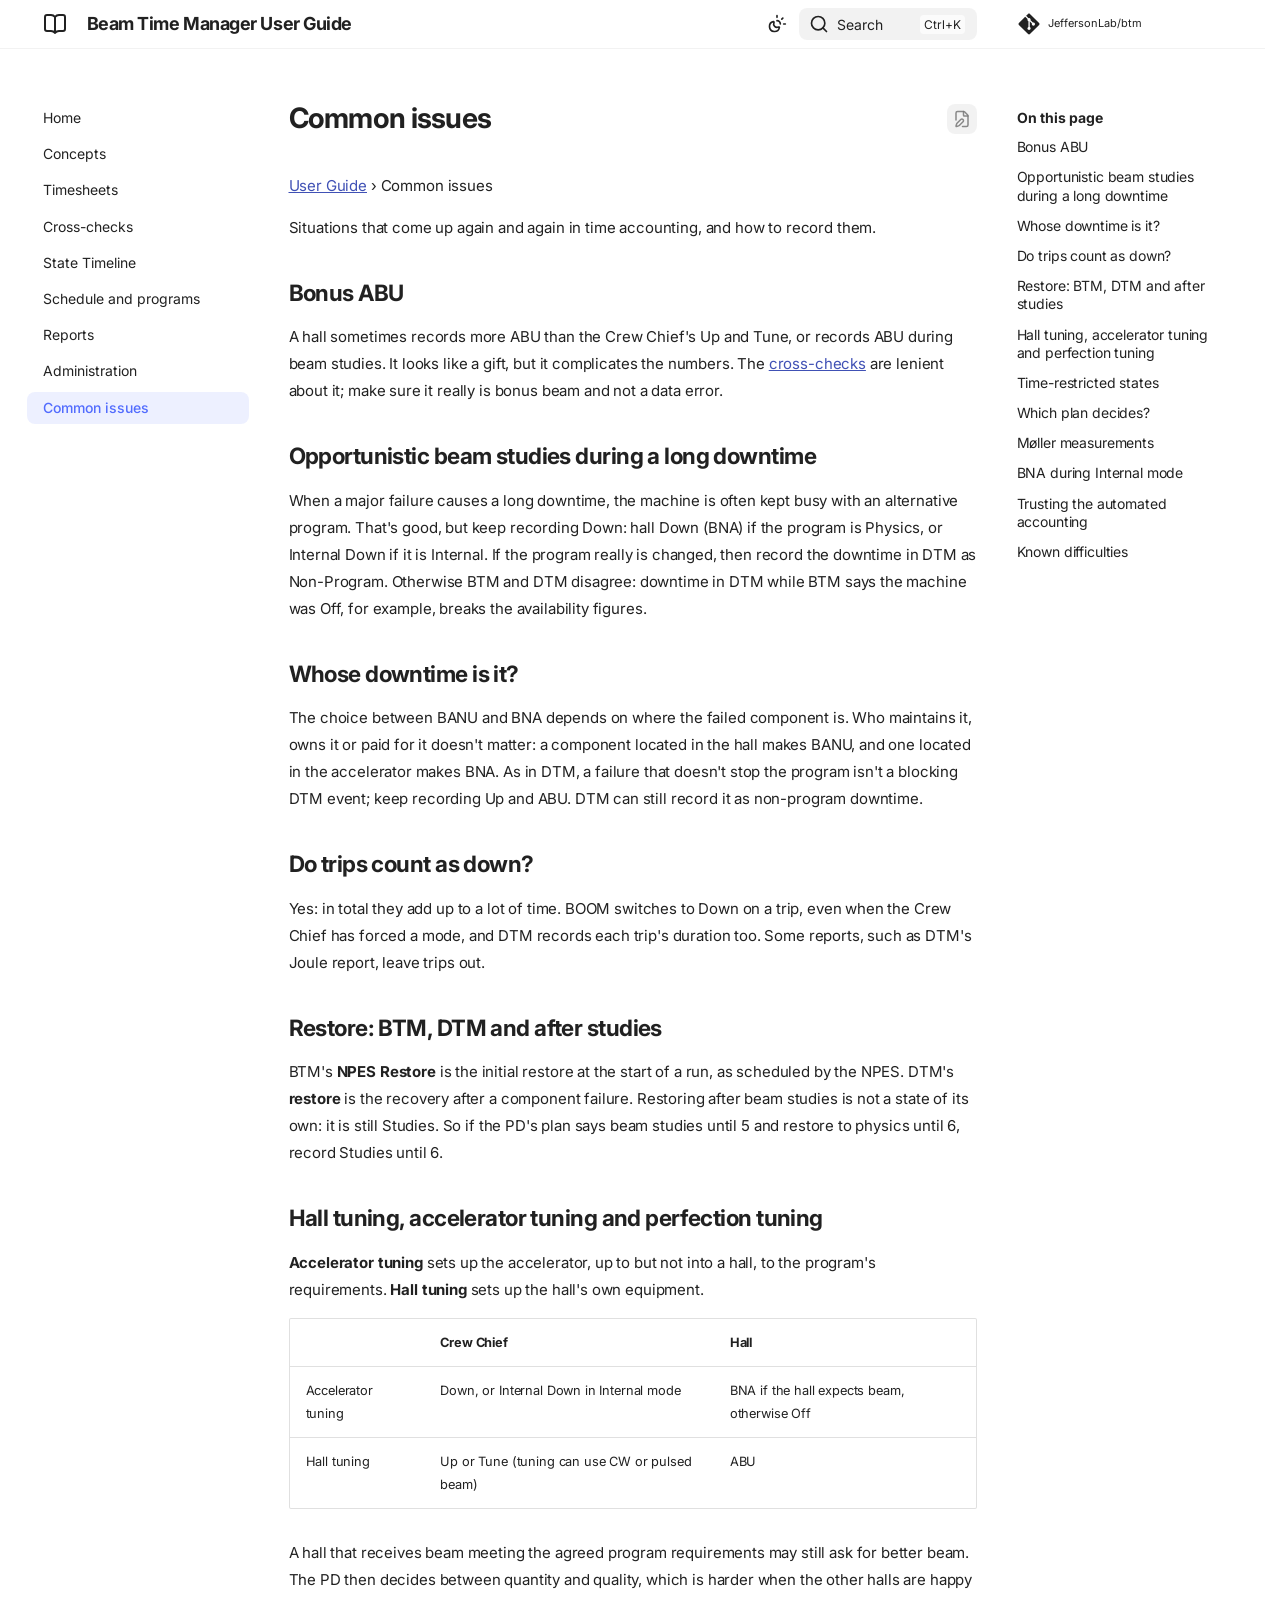
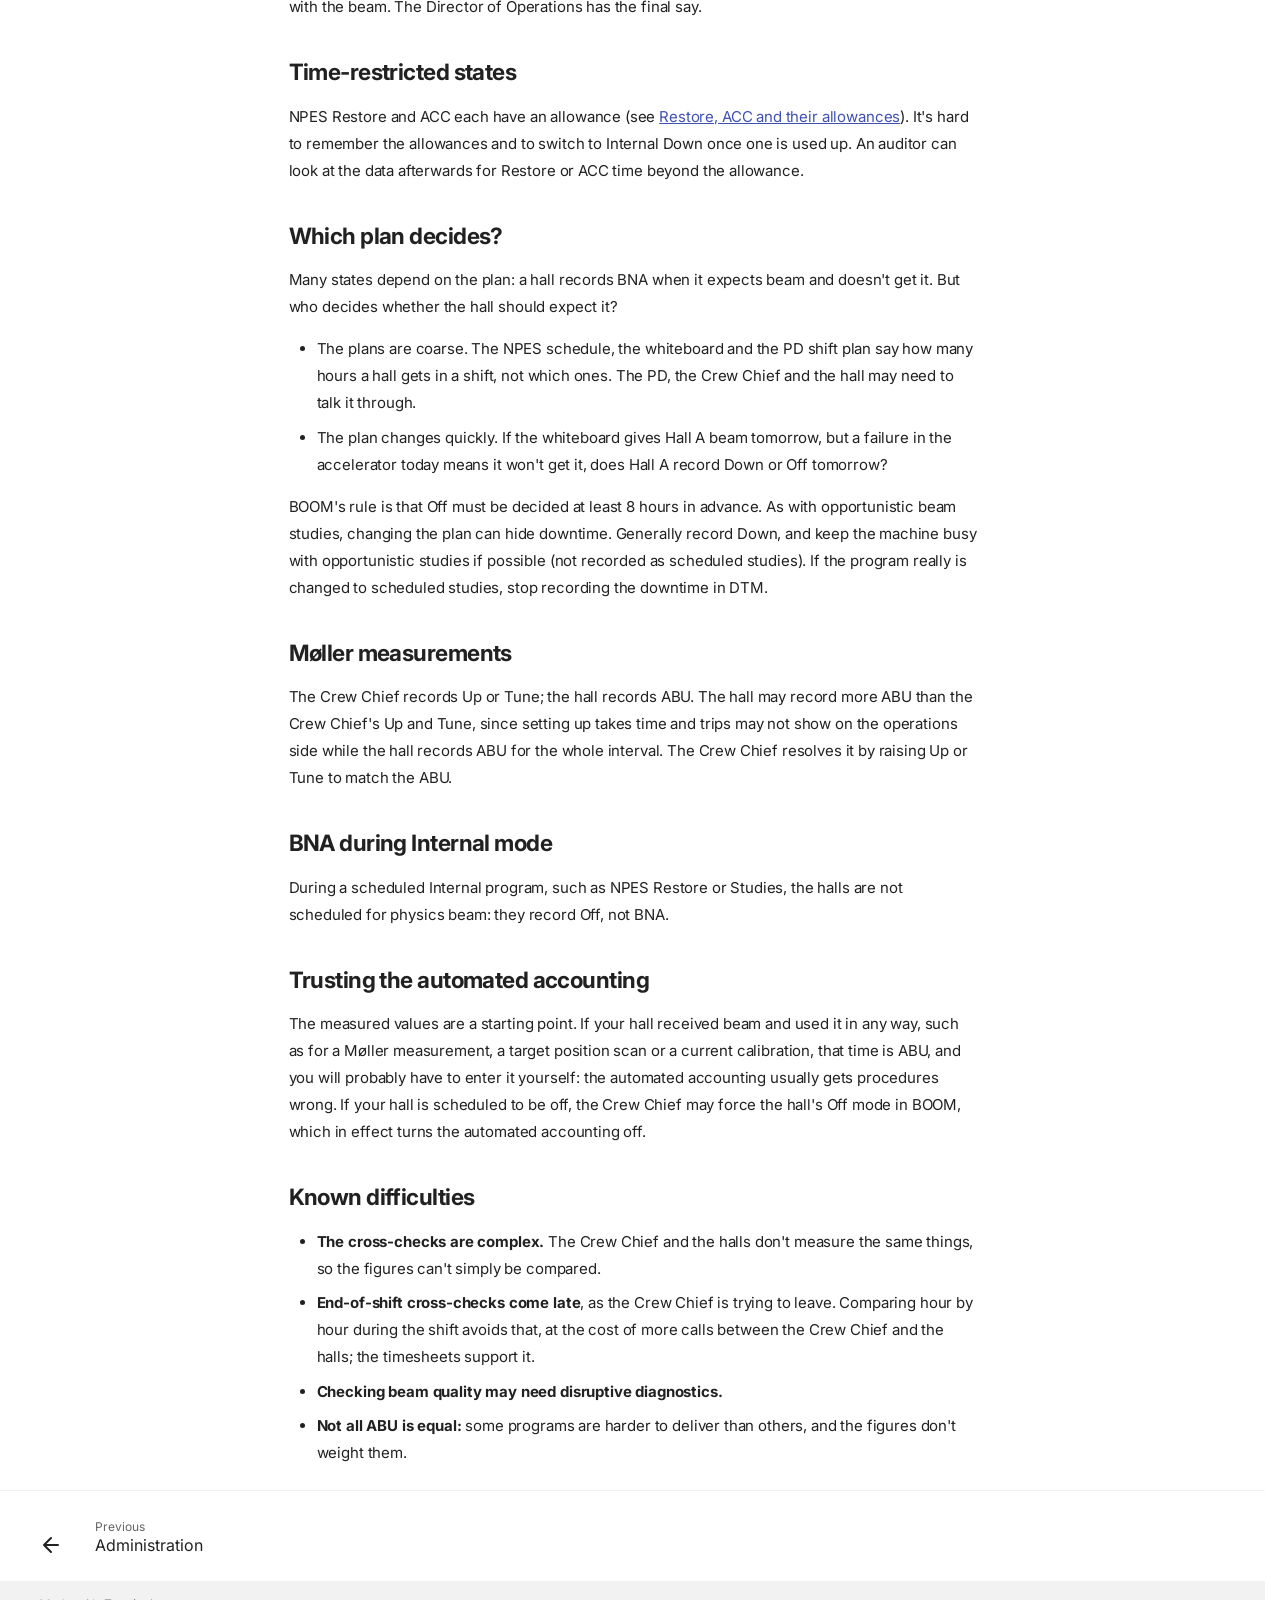
<file: latest/common-issues/index.html>
<!doctype html>
<html lang="en" class="no-js">
  <head>
    
      <meta charset="utf-8">
      <meta name="viewport" content="width=device-width,initial-scale=1">
      
        <meta name="description" content="How to account for accelerator and experimental hall beam time with Beam Time Manager (BTM)">
      
      
      
      
        <link rel="prev" href="../administration/">
      
      
      
        
      
      
      <link rel="icon" href="../assets/images/favicon.png">
      <meta name="generator" content="zensical-0.0.69">
    
    
      
        <title>Common issues - Beam Time Manager User Guide</title>
      
    
    
      
        
      
      <link rel="stylesheet" href="../assets/stylesheets/modern/main.e15858d4.min.css">
      
        
          
        
        <link rel="stylesheet" href="../assets/stylesheets/modern/palette.b27955a4.min.css">
      
      


    
    
      
    
    
      
        
        
        <link rel="preconnect" href="https://fonts.gstatic.com" crossorigin>
        <link rel="stylesheet" href="https://fonts.googleapis.com/css?family=Inter:300,300i,400,400i,500,500i,700,700i%7CJetBrains+Mono:400,400i,700,700i&amp;display=fallback">
        <style>:root{--md-text-font:"Inter";--md-code-font:"JetBrains Mono"}</style>
      
    
    
    <script>__md_scope=new URL("..",location),__md_scope.pathname.endsWith("/")||(__md_scope=new URL(__md_scope.pathname+"/",location)),__md_hash=e=>[...e].reduce(((e,t)=>(e<<5)-e+t.charCodeAt(0)),0),__md_get=(e,t=localStorage,_=__md_scope)=>JSON.parse(t.getItem(_.pathname+"."+e)),__md_set=(e,t,_=localStorage,a=__md_scope)=>{try{_.setItem(a.pathname+"."+e,JSON.stringify(t))}catch(e){}},document.documentElement.setAttribute("data-platform",navigator.platform)</script>
    
      

    
    
  </head>
  
  
    
    
      
    
    
    
    
    <body dir="ltr" data-md-color-scheme="default" data-md-color-primary="indigo" data-md-color-accent="indigo">
  
    
    <input class="md-toggle" data-md-toggle="drawer" type="checkbox" id="__drawer" autocomplete="off">
    <input class="md-toggle" data-md-toggle="search" type="checkbox" id="__search" autocomplete="off">
    <label class="md-overlay" for="__drawer" aria-hidden="true"></label>
    <div data-md-component="skip">
      <a href="#__skip" class="md-skip">
        Skip to content
      </a>
    </div>
    <div data-md-component="announce">
      
    </div>
    
    
      

  

<header class="md-header md-header--shadow" data-md-component="header">
  <nav class="md-header__inner md-grid" aria-label="Header">
    <a href="./.." title="Beam Time Manager User Guide" class="md-header__button md-logo" aria-label="Beam Time Manager User Guide" data-md-component="logo">
      
  
  <svg xmlns="http://www.w3.org/2000/svg" fill="none" stroke="currentColor" stroke-linecap="round" stroke-linejoin="round" stroke-width="2" class="lucide lucide-book-open" viewBox="0 0 24 24"><path d="M12 5v16M20.001 19A2 2 0 0 0 22 17V5a2 2 0 0 0-1.999-2L16 3.002A5 5 0 0 0 12 5a5 5 0 0 0-4-2H4a2 2 0 0 0-2 2v12a2 2 0 0 0 1.999 2H8a5 5 0 0 1 4 2 5 5 0 0 1 4-2z"/></svg>

    </a>
    <label class="md-header__button md-icon" for="__drawer" aria-label="Navigation">
      
      <svg xmlns="http://www.w3.org/2000/svg" fill="none" stroke="currentColor" stroke-linecap="round" stroke-linejoin="round" stroke-width="2" class="lucide lucide-menu" viewBox="0 0 24 24"><path d="M4 5h16M4 12h16M4 19h16"/></svg>
    </label>
    <div class="md-header__title" data-md-component="header-title">
      <div class="md-header__ellipsis">
        <div class="md-header__topic">
          <span class="md-ellipsis">
            Beam Time Manager User Guide
          </span>
        </div>
        <div class="md-header__topic" data-md-component="header-topic">
          <span class="md-ellipsis">
            
              Common issues
            
          </span>
        </div>
      </div>
    </div>
    
      
        <form class="md-header__option" data-md-component="palette">
  
    
    
    
    <input class="md-option" data-md-color-media="(prefers-color-scheme)" data-md-color-scheme="default" data-md-color-primary="indigo" data-md-color-accent="indigo"  aria-label="Switch to light mode"  type="radio" name="__palette" id="__palette_0">
    
      <label class="md-header__button md-icon" title="Switch to light mode" for="__palette_1" hidden>
        <svg xmlns="http://www.w3.org/2000/svg" fill="none" stroke="currentColor" stroke-linecap="round" stroke-linejoin="round" stroke-width="2" class="lucide lucide-sun-moon" viewBox="0 0 24 24"><path d="M12 2v2M14.837 16.385a6 6 0 1 1-7.223-7.222c.624-.147.97.66.715 1.248a4 4 0 0 0 5.26 5.259c.589-.255 1.396.09 1.248.715M16 12a4 4 0 0 0-4-4M19 5l-1.256 1.256M20 12h2"/></svg>
      </label>
    
  
    
    
    
    <input class="md-option" data-md-color-media="(prefers-color-scheme: light)" data-md-color-scheme="default" data-md-color-primary="indigo" data-md-color-accent="indigo"  aria-label="Switch to dark mode"  type="radio" name="__palette" id="__palette_1">
    
      <label class="md-header__button md-icon" title="Switch to dark mode" for="__palette_2" hidden>
        <svg xmlns="http://www.w3.org/2000/svg" fill="none" stroke="currentColor" stroke-linecap="round" stroke-linejoin="round" stroke-width="2" class="lucide lucide-sun" viewBox="0 0 24 24"><circle cx="12" cy="12" r="4"/><path d="M12 2v2M12 20v2M4.93 4.93l1.41 1.41M17.66 17.66l1.41 1.41M2 12h2M20 12h2M6.34 17.66l-1.41 1.41M19.07 4.93l-1.41 1.41"/></svg>
      </label>
    
  
    
    
    
    <input class="md-option" data-md-color-media="(prefers-color-scheme: dark)" data-md-color-scheme="slate" data-md-color-primary="indigo" data-md-color-accent="indigo"  aria-label="Switch to system preference"  type="radio" name="__palette" id="__palette_2">
    
      <label class="md-header__button md-icon" title="Switch to system preference" for="__palette_0" hidden>
        <svg xmlns="http://www.w3.org/2000/svg" fill="none" stroke="currentColor" stroke-linecap="round" stroke-linejoin="round" stroke-width="2" class="lucide lucide-moon" viewBox="0 0 24 24"><path d="M20.985 12.486a9 9 0 1 1-9.473-9.472c.405-.022.617.46.402.803a6 6 0 0 0 8.268 8.268c.344-.215.825-.004.803.401"/></svg>
      </label>
    
  
</form>
      
    
    
      <script>var palette=__md_get("__palette");if(palette&&palette.color){if("(prefers-color-scheme)"===palette.color.media){var media=matchMedia("(prefers-color-scheme: light)"),input=document.querySelector(media.matches?"[data-md-color-media='(prefers-color-scheme: light)']":"[data-md-color-media='(prefers-color-scheme: dark)']");palette.color.media=input.getAttribute("data-md-color-media"),palette.color.scheme=input.getAttribute("data-md-color-scheme"),palette.color.primary=input.getAttribute("data-md-color-primary"),palette.color.accent=input.getAttribute("data-md-color-accent")}for(var[key,value]of Object.entries(palette.color))document.body.setAttribute("data-md-color-"+key,value)}</script>
    
    
    
      
      
        <label class="md-header__button md-icon" for="__search" aria-label="Search">
          
          <svg xmlns="http://www.w3.org/2000/svg" fill="none" stroke="currentColor" stroke-linecap="round" stroke-linejoin="round" stroke-width="2" class="lucide lucide-search" viewBox="0 0 24 24"><path d="m21 21-4.34-4.34"/><circle cx="11" cy="11" r="8"/></svg>
        </label>
        <div class="md-search" data-md-component="search" role="dialog" aria-label="Search">
  <button type="button" class="md-search__button">
    Search
  </button>
</div>
      
    
    <div class="md-header__source">
      
        <a href="https://github.com/JeffersonLab/btm" title="Go to repository" class="md-source" data-md-component="source">
  <div class="md-source__icon md-icon">
    
    <svg xmlns="http://www.w3.org/2000/svg" viewBox="0 0 448 512"><!--! Font Awesome Free 7.3.1 by @fontawesome - https://fontawesome.com License - https://fontawesome.com/license/free (Icons: CC BY 4.0, Fonts: SIL OFL 1.1, Code: MIT License) Copyright 2026 Fonticons, Inc.--><path fill="currentColor" d="M439.6 236.1 244 40.5c-5.4-5.5-12.8-8.5-20.4-8.5s-15 3-20.4 8.4L162.5 81l51.5 51.5c27.1-9.1 52.7 16.8 43.4 43.7l49.7 49.7c34.2-11.8 61.2 31 35.5 56.7-26.5 26.5-70.2-2.9-56-37.3L240.3 199v121.9c25.3 12.5 22.3 41.8 9.1 55-6.4 6.4-15.2 10.1-24.3 10.1s-17.8-3.6-24.3-10.1c-17.6-17.6-11.1-46.9 11.2-56v-123c-20.8-8.5-24.6-30.7-18.6-45L142.6 101 8.5 235.1C3 240.6 0 247.9 0 255.5s3 15 8.5 20.4l195.6 195.7c5.4 5.4 12.7 8.4 20.4 8.4s15-3 20.4-8.4l194.7-194.7c5.4-5.4 8.4-12.8 8.4-20.4s-3-15-8.4-20.4"/></svg>
  </div>
  <div class="md-source__repository">
    JeffersonLab/btm
  </div>
</a>
      
    </div>
  </nav>
  
</header>
    
    <div class="md-container" data-md-component="container">
      
      
        
          
        
      
      <main class="md-main" data-md-component="main">
        <div class="md-main__inner md-grid">
          
            
              
              <div class="md-sidebar md-sidebar--primary" data-md-component="sidebar" data-md-type="navigation" >
                <div class="md-sidebar__scrollwrap">
                  <div class="md-sidebar__inner">
                    



<nav class="md-nav md-nav--primary" aria-label="Navigation" data-md-level="0">
  <label class="md-nav__title" for="__drawer">
    <a href="./.." title="Beam Time Manager User Guide" class="md-nav__button md-logo" aria-label="Beam Time Manager User Guide" data-md-component="logo">
      
  
  <svg xmlns="http://www.w3.org/2000/svg" fill="none" stroke="currentColor" stroke-linecap="round" stroke-linejoin="round" stroke-width="2" class="lucide lucide-book-open" viewBox="0 0 24 24"><path d="M12 5v16M20.001 19A2 2 0 0 0 22 17V5a2 2 0 0 0-1.999-2L16 3.002A5 5 0 0 0 12 5a5 5 0 0 0-4-2H4a2 2 0 0 0-2 2v12a2 2 0 0 0 1.999 2H8a5 5 0 0 1 4 2 5 5 0 0 1 4-2z"/></svg>

    </a>
    Beam Time Manager User Guide
  </label>
  
    <div class="md-nav__source">
      <a href="https://github.com/JeffersonLab/btm" title="Go to repository" class="md-source" data-md-component="source">
  <div class="md-source__icon md-icon">
    
    <svg xmlns="http://www.w3.org/2000/svg" viewBox="0 0 448 512"><!--! Font Awesome Free 7.3.1 by @fontawesome - https://fontawesome.com License - https://fontawesome.com/license/free (Icons: CC BY 4.0, Fonts: SIL OFL 1.1, Code: MIT License) Copyright 2026 Fonticons, Inc.--><path fill="currentColor" d="M439.6 236.1 244 40.5c-5.4-5.5-12.8-8.5-20.4-8.5s-15 3-20.4 8.4L162.5 81l51.5 51.5c27.1-9.1 52.7 16.8 43.4 43.7l49.7 49.7c34.2-11.8 61.2 31 35.5 56.7-26.5 26.5-70.2-2.9-56-37.3L240.3 199v121.9c25.3 12.5 22.3 41.8 9.1 55-6.4 6.4-15.2 10.1-24.3 10.1s-17.8-3.6-24.3-10.1c-17.6-17.6-11.1-46.9 11.2-56v-123c-20.8-8.5-24.6-30.7-18.6-45L142.6 101 8.5 235.1C3 240.6 0 247.9 0 255.5s3 15 8.5 20.4l195.6 195.7c5.4 5.4 12.7 8.4 20.4 8.4s15-3 20.4-8.4l194.7-194.7c5.4-5.4 8.4-12.8 8.4-20.4s-3-15-8.4-20.4"/></svg>
  </div>
  <div class="md-source__repository">
    JeffersonLab/btm
  </div>
</a>
    </div>
  
  <ul class="md-nav__list" data-md-scrollfix>
    
      
      
  
  
  
  
    <li class="md-nav__item">
      <a href="./.." class="md-nav__link">
        
  
  
  <span class="md-ellipsis">
    
  
  Home

    
  </span>
  
  

      </a>
    </li>
  

    
      
      
  
  
  
  
    <li class="md-nav__item">
      <a href="../concepts/" class="md-nav__link">
        
  
  
  <span class="md-ellipsis">
    
  
  Concepts

    
  </span>
  
  

      </a>
    </li>
  

    
      
      
  
  
  
  
    <li class="md-nav__item">
      <a href="../timesheets/" class="md-nav__link">
        
  
  
  <span class="md-ellipsis">
    
  
  Timesheets

    
  </span>
  
  

      </a>
    </li>
  

    
      
      
  
  
  
  
    <li class="md-nav__item">
      <a href="../cross-checks/" class="md-nav__link">
        
  
  
  <span class="md-ellipsis">
    
  
  Cross-checks

    
  </span>
  
  

      </a>
    </li>
  

    
      
      
  
  
  
  
    <li class="md-nav__item">
      <a href="../state-timeline/" class="md-nav__link">
        
  
  
  <span class="md-ellipsis">
    
  
  State Timeline

    
  </span>
  
  

      </a>
    </li>
  

    
      
      
  
  
  
  
    <li class="md-nav__item">
      <a href="../schedule/" class="md-nav__link">
        
  
  
  <span class="md-ellipsis">
    
  
  Schedule and programs

    
  </span>
  
  

      </a>
    </li>
  

    
      
      
  
  
  
  
    <li class="md-nav__item">
      <a href="../reports/" class="md-nav__link">
        
  
  
  <span class="md-ellipsis">
    
  
  Reports

    
  </span>
  
  

      </a>
    </li>
  

    
      
      
  
  
  
  
    <li class="md-nav__item">
      <a href="../administration/" class="md-nav__link">
        
  
  
  <span class="md-ellipsis">
    
  
  Administration

    
  </span>
  
  

      </a>
    </li>
  

    
      
      
  
  
    
  
  
  
    <li class="md-nav__item md-nav__item--active">
      
      
      
      
        
      
      
        <label class="md-nav__link md-nav__link--active" for="__toc">
          
  
  
  <span class="md-ellipsis">
    
  
  Common issues

    
  </span>
  
  

          <span class="md-nav__icon md-icon"></span>
        </label>
      
      <a href="././" class="md-nav__link md-nav__link--active">
        
  
  
  <span class="md-ellipsis">
    
  
  Common issues

    
  </span>
  
  

      </a>
      
        


<nav class="md-nav md-nav--secondary" aria-label="On this page">
  
  
  
    
  
  
    <label class="md-nav__title" for="__toc">
      <span class="md-nav__icon md-icon"></span>
      On this page
    </label>
    <ul class="md-nav__list" data-md-component="toc" data-md-scrollfix>
      
        <li class="md-nav__item">
  <a href="#bonus-abu" class="md-nav__link">
    <span class="md-ellipsis">
      <span class="md-typeset">
        Bonus ABU
      </span>
    </span>
  </a>
  
</li>
      
        <li class="md-nav__item">
  <a href="#opportunistic-beam-studies-during-a-long-downtime" class="md-nav__link">
    <span class="md-ellipsis">
      <span class="md-typeset">
        Opportunistic beam studies during a long downtime
      </span>
    </span>
  </a>
  
</li>
      
        <li class="md-nav__item">
  <a href="#whose-downtime-is-it" class="md-nav__link">
    <span class="md-ellipsis">
      <span class="md-typeset">
        Whose downtime is it?
      </span>
    </span>
  </a>
  
</li>
      
        <li class="md-nav__item">
  <a href="#do-trips-count-as-down" class="md-nav__link">
    <span class="md-ellipsis">
      <span class="md-typeset">
        Do trips count as down?
      </span>
    </span>
  </a>
  
</li>
      
        <li class="md-nav__item">
  <a href="#restore-btm-dtm-and-after-studies" class="md-nav__link">
    <span class="md-ellipsis">
      <span class="md-typeset">
        Restore: BTM, DTM and after studies
      </span>
    </span>
  </a>
  
</li>
      
        <li class="md-nav__item">
  <a href="#hall-tuning-accelerator-tuning-and-perfection-tuning" class="md-nav__link">
    <span class="md-ellipsis">
      <span class="md-typeset">
        Hall tuning, accelerator tuning and perfection tuning
      </span>
    </span>
  </a>
  
</li>
      
        <li class="md-nav__item">
  <a href="#time-restricted-states" class="md-nav__link">
    <span class="md-ellipsis">
      <span class="md-typeset">
        Time-restricted states
      </span>
    </span>
  </a>
  
</li>
      
        <li class="md-nav__item">
  <a href="#which-plan-decides" class="md-nav__link">
    <span class="md-ellipsis">
      <span class="md-typeset">
        Which plan decides?
      </span>
    </span>
  </a>
  
</li>
      
        <li class="md-nav__item">
  <a href="#mller-measurements" class="md-nav__link">
    <span class="md-ellipsis">
      <span class="md-typeset">
        Møller measurements
      </span>
    </span>
  </a>
  
</li>
      
        <li class="md-nav__item">
  <a href="#bna-during-internal-mode" class="md-nav__link">
    <span class="md-ellipsis">
      <span class="md-typeset">
        BNA during Internal mode
      </span>
    </span>
  </a>
  
</li>
      
        <li class="md-nav__item">
  <a href="#trusting-the-automated-accounting" class="md-nav__link">
    <span class="md-ellipsis">
      <span class="md-typeset">
        Trusting the automated accounting
      </span>
    </span>
  </a>
  
</li>
      
        <li class="md-nav__item">
  <a href="#known-difficulties" class="md-nav__link">
    <span class="md-ellipsis">
      <span class="md-typeset">
        Known difficulties
      </span>
    </span>
  </a>
  
</li>
      
    </ul>
  
</nav>
      
    </li>
  

    
  </ul>
</nav>
                  </div>
                </div>
              </div>
            
            
              
              <div class="md-sidebar md-sidebar--secondary" data-md-component="sidebar" data-md-type="toc" >
                <div class="md-sidebar__scrollwrap">
                  
                    
                    
                    
                      
                    
                    
                      <input class="md-nav__toggle md-toggle" type="checkbox" id="__toc">
                      <div class="md-sidebar-button__wrapper">
                        <label class="md-sidebar-button" for="__toc"></label>
                      </div>
                    
                  
                  <div class="md-sidebar__inner">
                    


<nav class="md-nav md-nav--secondary" aria-label="On this page">
  
  
  
    
  
  
    <label class="md-nav__title" for="__toc">
      <span class="md-nav__icon md-icon"></span>
      On this page
    </label>
    <ul class="md-nav__list" data-md-component="toc" data-md-scrollfix>
      
        <li class="md-nav__item">
  <a href="#bonus-abu" class="md-nav__link">
    <span class="md-ellipsis">
      <span class="md-typeset">
        Bonus ABU
      </span>
    </span>
  </a>
  
</li>
      
        <li class="md-nav__item">
  <a href="#opportunistic-beam-studies-during-a-long-downtime" class="md-nav__link">
    <span class="md-ellipsis">
      <span class="md-typeset">
        Opportunistic beam studies during a long downtime
      </span>
    </span>
  </a>
  
</li>
      
        <li class="md-nav__item">
  <a href="#whose-downtime-is-it" class="md-nav__link">
    <span class="md-ellipsis">
      <span class="md-typeset">
        Whose downtime is it?
      </span>
    </span>
  </a>
  
</li>
      
        <li class="md-nav__item">
  <a href="#do-trips-count-as-down" class="md-nav__link">
    <span class="md-ellipsis">
      <span class="md-typeset">
        Do trips count as down?
      </span>
    </span>
  </a>
  
</li>
      
        <li class="md-nav__item">
  <a href="#restore-btm-dtm-and-after-studies" class="md-nav__link">
    <span class="md-ellipsis">
      <span class="md-typeset">
        Restore: BTM, DTM and after studies
      </span>
    </span>
  </a>
  
</li>
      
        <li class="md-nav__item">
  <a href="#hall-tuning-accelerator-tuning-and-perfection-tuning" class="md-nav__link">
    <span class="md-ellipsis">
      <span class="md-typeset">
        Hall tuning, accelerator tuning and perfection tuning
      </span>
    </span>
  </a>
  
</li>
      
        <li class="md-nav__item">
  <a href="#time-restricted-states" class="md-nav__link">
    <span class="md-ellipsis">
      <span class="md-typeset">
        Time-restricted states
      </span>
    </span>
  </a>
  
</li>
      
        <li class="md-nav__item">
  <a href="#which-plan-decides" class="md-nav__link">
    <span class="md-ellipsis">
      <span class="md-typeset">
        Which plan decides?
      </span>
    </span>
  </a>
  
</li>
      
        <li class="md-nav__item">
  <a href="#mller-measurements" class="md-nav__link">
    <span class="md-ellipsis">
      <span class="md-typeset">
        Møller measurements
      </span>
    </span>
  </a>
  
</li>
      
        <li class="md-nav__item">
  <a href="#bna-during-internal-mode" class="md-nav__link">
    <span class="md-ellipsis">
      <span class="md-typeset">
        BNA during Internal mode
      </span>
    </span>
  </a>
  
</li>
      
        <li class="md-nav__item">
  <a href="#trusting-the-automated-accounting" class="md-nav__link">
    <span class="md-ellipsis">
      <span class="md-typeset">
        Trusting the automated accounting
      </span>
    </span>
  </a>
  
</li>
      
        <li class="md-nav__item">
  <a href="#known-difficulties" class="md-nav__link">
    <span class="md-ellipsis">
      <span class="md-typeset">
        Known difficulties
      </span>
    </span>
  </a>
  
</li>
      
    </ul>
  
</nav>
                  </div>
                </div>
              </div>
            
          
          
            <div class="md-content" data-md-component="content">
              
              <article class="md-content__inner md-typeset">
                <a id="__skip" tabindex="-1"></a>
                
                  

  
    <a href="https://github.com/JeffersonLab/btm/edit/main/docs/user-guide/common-issues.md" title="Edit this page" class="md-content__button md-icon" rel="edit">
      
      <svg xmlns="http://www.w3.org/2000/svg" fill="none" stroke="currentColor" stroke-linecap="round" stroke-linejoin="round" stroke-width="2" class="lucide lucide-file-pen" viewBox="0 0 24 24"><path d="M12.659 22H18a2 2 0 0 0 2-2V8a2.4 2.4 0 0 0-.706-1.706l-3.588-3.588A2.4 2.4 0 0 0 14 2H6a2 2 0 0 0-2 2v9.34"/><path d="M14 2v5a1 1 0 0 0 1 1h5M10.378 12.622a1 1 0 0 1 3 3.003L8.36 20.637a2 2 0 0 1-.854.506l-2.867.837a.5.5 0 0 1-.62-.62l.836-2.869a2 2 0 0 1 .506-.853z"/></svg>
    </a>
  
  


<h1 id="common-issues">Common issues<a class="headerlink" href="#common-issues" title="Permanent link">&para;</a></h1>
<p><a href="../">User Guide</a> › Common issues</p>
<p>Situations that come up again and again in time accounting, and how to record them.</p>
<h2 id="bonus-abu">Bonus ABU<a class="headerlink" href="#bonus-abu" title="Permanent link">&para;</a></h2>
<p>A hall sometimes records more ABU than the Crew Chief's Up and Tune, or records ABU during beam
studies. It looks like a gift, but it complicates the numbers. The
<a href="../cross-checks/">cross-checks</a> are lenient about it; make sure it really is bonus beam and not a
data error.</p>
<h2 id="opportunistic-beam-studies-during-a-long-downtime">Opportunistic beam studies during a long downtime<a class="headerlink" href="#opportunistic-beam-studies-during-a-long-downtime" title="Permanent link">&para;</a></h2>
<p>When a major failure causes a long downtime, the machine is often kept busy with an alternative
program. That's good, but keep recording Down: hall Down (BNA) if the program is Physics, or
Internal Down if it is Internal. If the program really is changed, then record the downtime in
DTM as Non-Program. Otherwise BTM and DTM disagree: downtime in DTM while BTM says the machine was
Off, for example, breaks the availability figures.</p>
<h2 id="whose-downtime-is-it">Whose downtime is it?<a class="headerlink" href="#whose-downtime-is-it" title="Permanent link">&para;</a></h2>
<p>The choice between BANU and BNA depends on where the failed component is. Who maintains it, owns
it or paid for it doesn't matter: a component located in the hall makes BANU, and one located in
the accelerator makes BNA. As in DTM, a failure that doesn't stop the program isn't a blocking
DTM event; keep recording Up and ABU. DTM can still record it as non-program downtime.</p>
<h2 id="do-trips-count-as-down">Do trips count as down?<a class="headerlink" href="#do-trips-count-as-down" title="Permanent link">&para;</a></h2>
<p>Yes: in total they add up to a lot of time. BOOM switches to Down on a trip, even when the Crew
Chief has forced a mode, and DTM records each trip's duration too. Some reports, such as DTM's
Joule report, leave trips out.</p>
<h2 id="restore-btm-dtm-and-after-studies">Restore: BTM, DTM and after studies<a class="headerlink" href="#restore-btm-dtm-and-after-studies" title="Permanent link">&para;</a></h2>
<p>BTM's <strong>NPES Restore</strong> is the initial restore at the start of a run, as scheduled by the NPES.
DTM's <strong>restore</strong> is the recovery after a component failure. Restoring after beam studies is not
a state of its own: it is still Studies. So if the PD's plan says beam studies until 5 and
restore to physics until 6, record Studies until 6.</p>
<h2 id="hall-tuning-accelerator-tuning-and-perfection-tuning">Hall tuning, accelerator tuning and perfection tuning<a class="headerlink" href="#hall-tuning-accelerator-tuning-and-perfection-tuning" title="Permanent link">&para;</a></h2>
<p><strong>Accelerator tuning</strong> sets up the accelerator, up to but not into a hall, to the program's
requirements. <strong>Hall tuning</strong> sets up the hall's own equipment.</p>
<table>
<thead>
<tr>
<th></th>
<th>Crew Chief</th>
<th>Hall</th>
</tr>
</thead>
<tbody>
<tr>
<td>Accelerator tuning</td>
<td>Down, or Internal Down in Internal mode</td>
<td>BNA if the hall expects beam, otherwise Off</td>
</tr>
<tr>
<td>Hall tuning</td>
<td>Up or Tune (tuning can use CW or pulsed beam)</td>
<td>ABU</td>
</tr>
</tbody>
</table>
<p>A hall that receives beam meeting the agreed program requirements may still ask for better beam.
The PD then decides between quantity and quality, which is harder when the other halls are happy
with the beam. The Director of Operations has the final say.</p>
<h2 id="time-restricted-states">Time-restricted states<a class="headerlink" href="#time-restricted-states" title="Permanent link">&para;</a></h2>
<p>NPES Restore and ACC each have an allowance (see
<a href="../concepts/#restore-acc-and-their-allowances">Restore, ACC and their allowances</a>). It's hard to
remember the allowances and to switch to Internal Down once one is used up. An auditor can look
at the data afterwards for Restore or ACC time beyond the allowance.</p>
<h2 id="which-plan-decides">Which plan decides?<a class="headerlink" href="#which-plan-decides" title="Permanent link">&para;</a></h2>
<p>Many states depend on the plan: a hall records BNA when it expects beam and doesn't get it. But
who decides whether the hall should expect it?</p>
<ul>
<li>The plans are coarse. The NPES schedule, the whiteboard and the PD shift plan say how many
  hours a hall gets in a shift, not which ones. The PD, the Crew Chief and the hall may need to
  talk it through.</li>
<li>The plan changes quickly. If the whiteboard gives Hall A beam tomorrow, but a failure in the
  accelerator today means it won't get it, does Hall A record Down or Off tomorrow?</li>
</ul>
<p>BOOM's rule is that Off must be decided at least 8 hours in advance. As with opportunistic beam
studies, changing the plan can hide downtime. Generally record Down, and keep the machine busy
with opportunistic studies if possible (not recorded as scheduled studies). If the program really
is changed to scheduled studies, stop recording the downtime in DTM.</p>
<h2 id="mller-measurements">Møller measurements<a class="headerlink" href="#mller-measurements" title="Permanent link">&para;</a></h2>
<p>The Crew Chief records Up or Tune; the hall records ABU. The hall may record more ABU than the
Crew Chief's Up and Tune, since setting up takes time and trips may not show on the operations
side while the hall records ABU for the whole interval. The Crew Chief resolves it by raising Up
or Tune to match the ABU.</p>
<h2 id="bna-during-internal-mode">BNA during Internal mode<a class="headerlink" href="#bna-during-internal-mode" title="Permanent link">&para;</a></h2>
<p>During a scheduled Internal program, such as NPES Restore or Studies, the halls are not scheduled
for physics beam: they record Off, not BNA.</p>
<h2 id="trusting-the-automated-accounting">Trusting the automated accounting<a class="headerlink" href="#trusting-the-automated-accounting" title="Permanent link">&para;</a></h2>
<p>The measured values are a starting point. If your hall received beam and used it in any way,
such as for a Møller measurement, a target position scan or a current calibration, that time is
ABU, and you will probably have to enter it yourself: the automated accounting usually gets
procedures wrong. If your hall is scheduled to be off, the Crew Chief may force the hall's Off
mode in BOOM, which in effect turns the automated accounting off.</p>
<h2 id="known-difficulties">Known difficulties<a class="headerlink" href="#known-difficulties" title="Permanent link">&para;</a></h2>
<ul>
<li><strong>The cross-checks are complex.</strong> The Crew Chief and the halls don't measure the same things,
  so the figures can't simply be compared.</li>
<li><strong>End-of-shift cross-checks come late</strong>, as the Crew Chief is trying to leave. Comparing hour by
  hour during the shift avoids that, at the cost of more calls between the Crew Chief and the
  halls; the timesheets support it.</li>
<li><strong>Checking beam quality may need disruptive diagnostics.</strong></li>
<li><strong>Not all ABU is equal:</strong> some programs are harder to deliver than others, and the figures
  don't weight them.</li>
</ul>














                
              </article>
            </div>
          
          
<script>var target=document.getElementById(location.hash.slice(1));target&&target.name&&(target.checked=target.name.startsWith("__tabbed_"))</script>
        </div>
        
          <button type="button" class="md-top md-icon" data-md-component="top" hidden>
  
  <svg xmlns="http://www.w3.org/2000/svg" fill="none" stroke="currentColor" stroke-linecap="round" stroke-linejoin="round" stroke-width="2" class="lucide lucide-circle-arrow-up" viewBox="0 0 24 24"><circle cx="12" cy="12" r="10"/><path d="m16 12-4-4-4 4M12 16V8"/></svg>
  Back to top
</button>
        
      </main>
      
        <footer class="md-footer">
  
    
      
      <nav class="md-footer__inner md-grid" aria-label="Footer" >
        
          
          <a href="../administration/" class="md-footer__link md-footer__link--prev" aria-label="Previous: Administration">
            <div class="md-footer__button md-icon">
              
              <svg xmlns="http://www.w3.org/2000/svg" fill="none" stroke="currentColor" stroke-linecap="round" stroke-linejoin="round" stroke-width="2" class="lucide lucide-arrow-left" viewBox="0 0 24 24"><path d="m12 19-7-7 7-7M19 12H5"/></svg>
            </div>
            <div class="md-footer__title">
              <span class="md-footer__direction">
                Previous
              </span>
              <div class="md-ellipsis">
                Administration
              </div>
            </div>
          </a>
        
        
      </nav>
    
  
  <div class="md-footer-meta md-typeset">
    <div class="md-footer-meta__inner md-grid">
      <div class="md-copyright">
  
  
    Made with
    <a href="https://zensical.org/" target="_blank" rel="noopener">
      Zensical
    </a>
  
</div>
      
    </div>
  </div>
</footer>
      
    </div>
    <div class="md-dialog" data-md-component="dialog" role="status" aria-atomic="true">
      <div class="md-dialog__inner md-typeset"></div>
    </div>
    
    
    
      
      
      
      
        
        
      <script id="__config" type="application/json">{"annotate":null,"base":"..","features":["content.action.edit","navigation.footer","navigation.top","search.highlight"],"redirect":null,"search":"../assets/javascripts/workers/search.7d14d953.min.js","tags":null,"translations":{"clipboard.copied":"Copied to clipboard","clipboard.copy":"Copy to clipboard","clipboard.error":"Could not copy to clipboard","search.result.more.one":"1 more on this page","search.result.more.other":"# more on this page","search.result.none":"No matching documents","search.result.one":"1 matching document","search.result.other":"# matching documents","search.result.placeholder":"Type to start searching","search.result.term.missing":"Missing","select.version":"Select version"},"version":null}</script>
    
    
      <script src="../assets/javascripts/bundle.8b1c90bd.min.js"></script>
      
    
  </body>
</html>
</file>
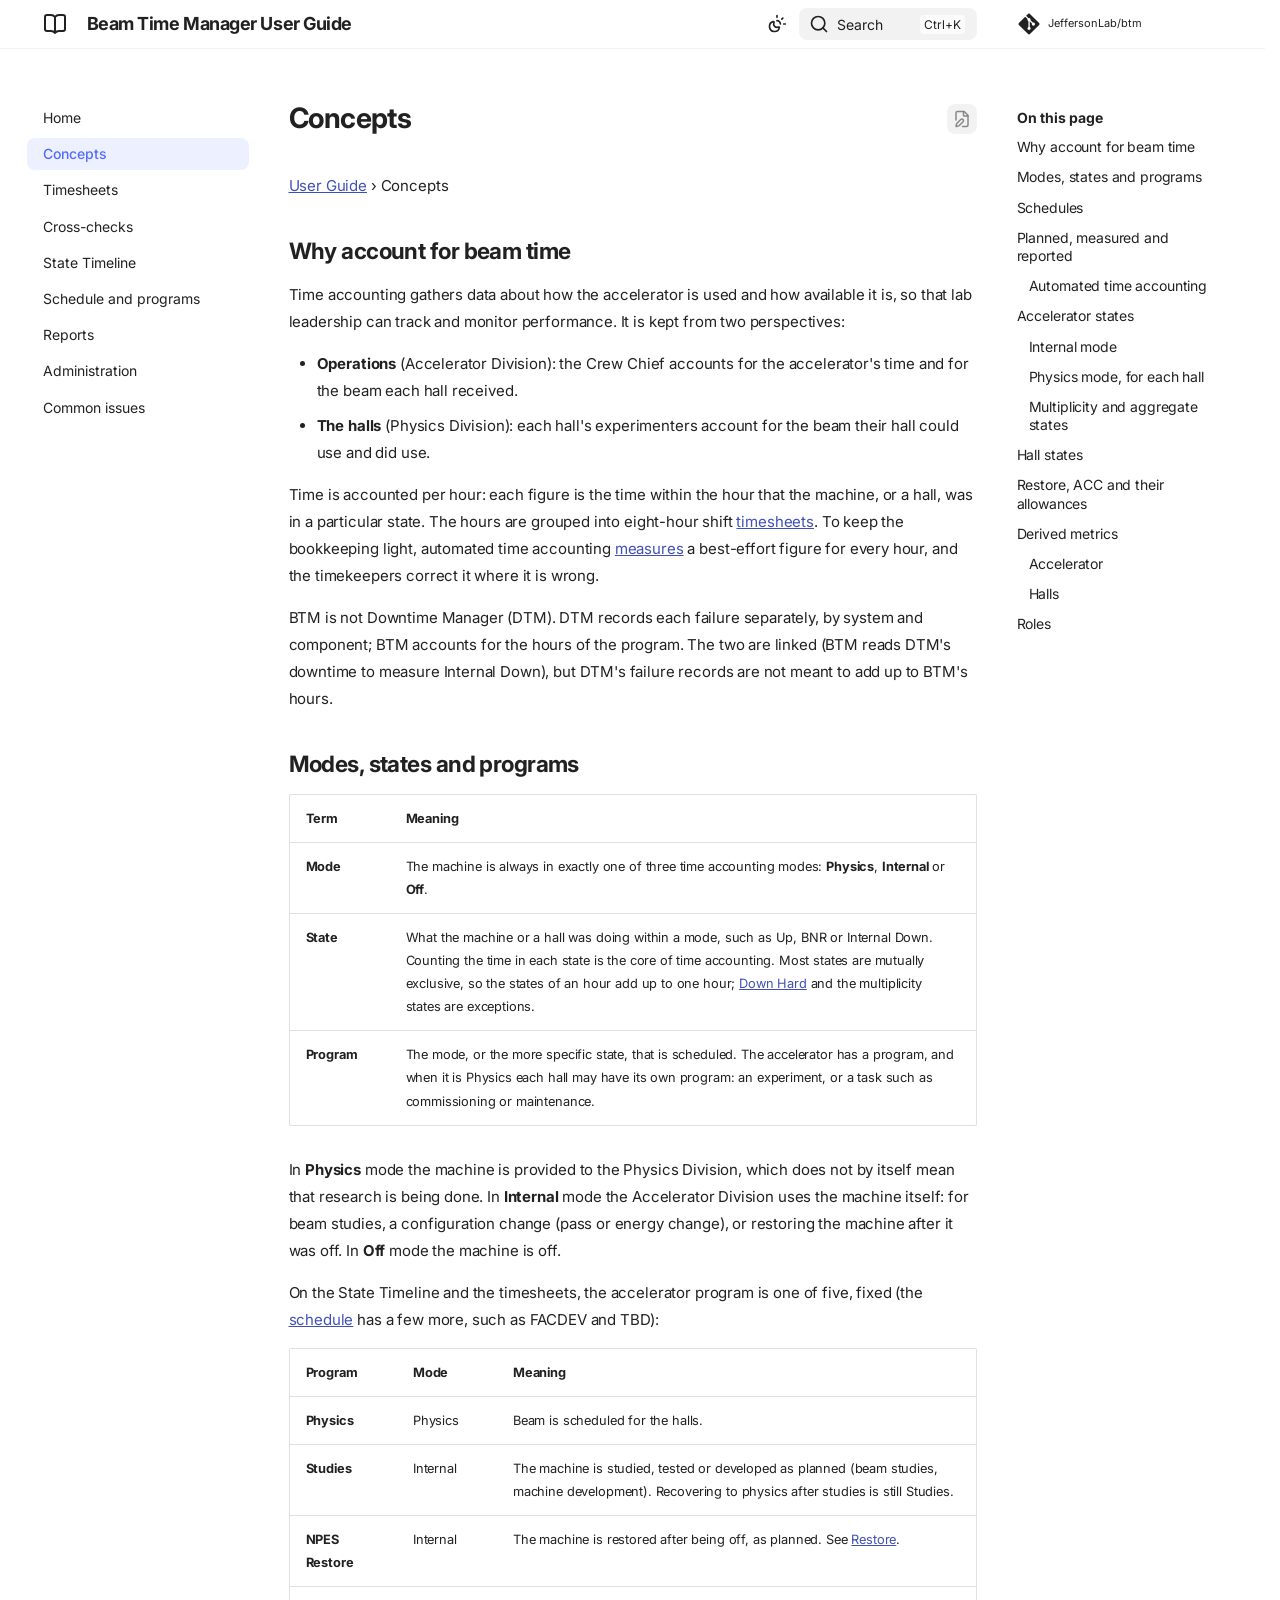
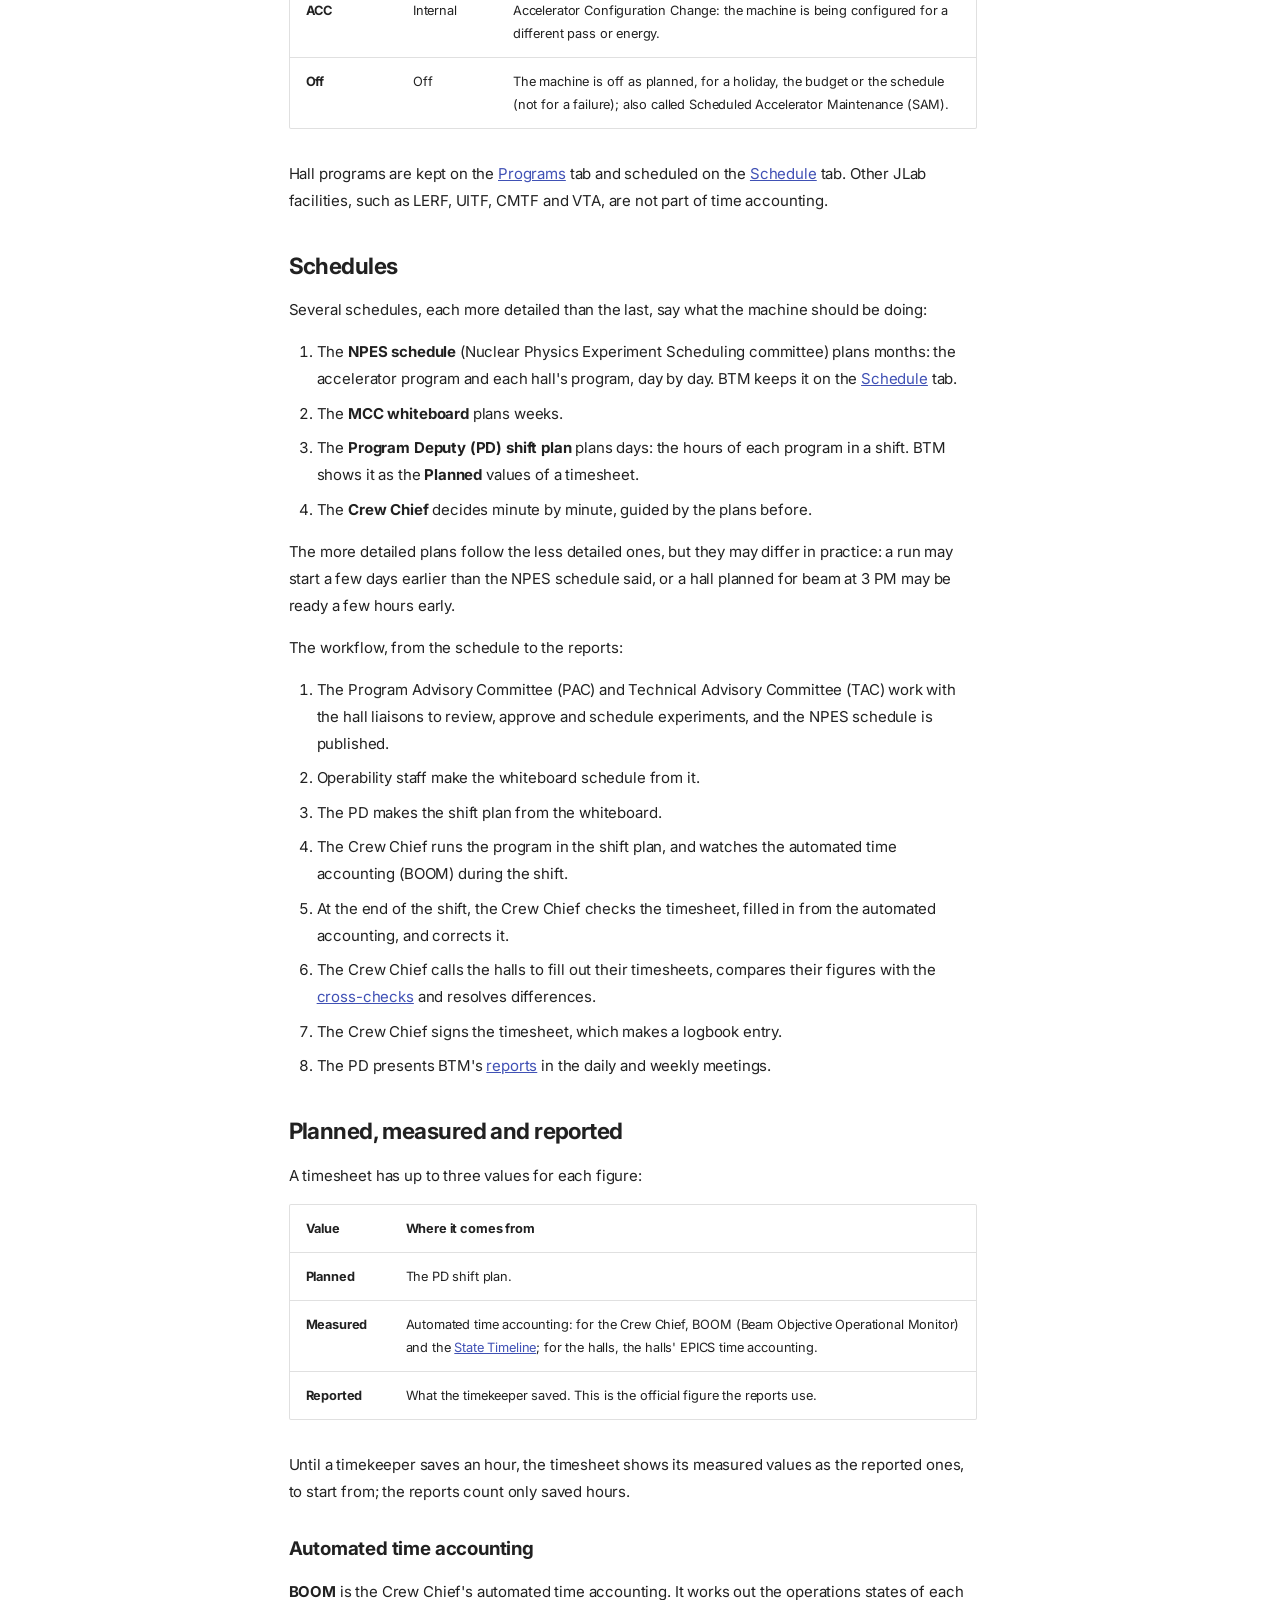
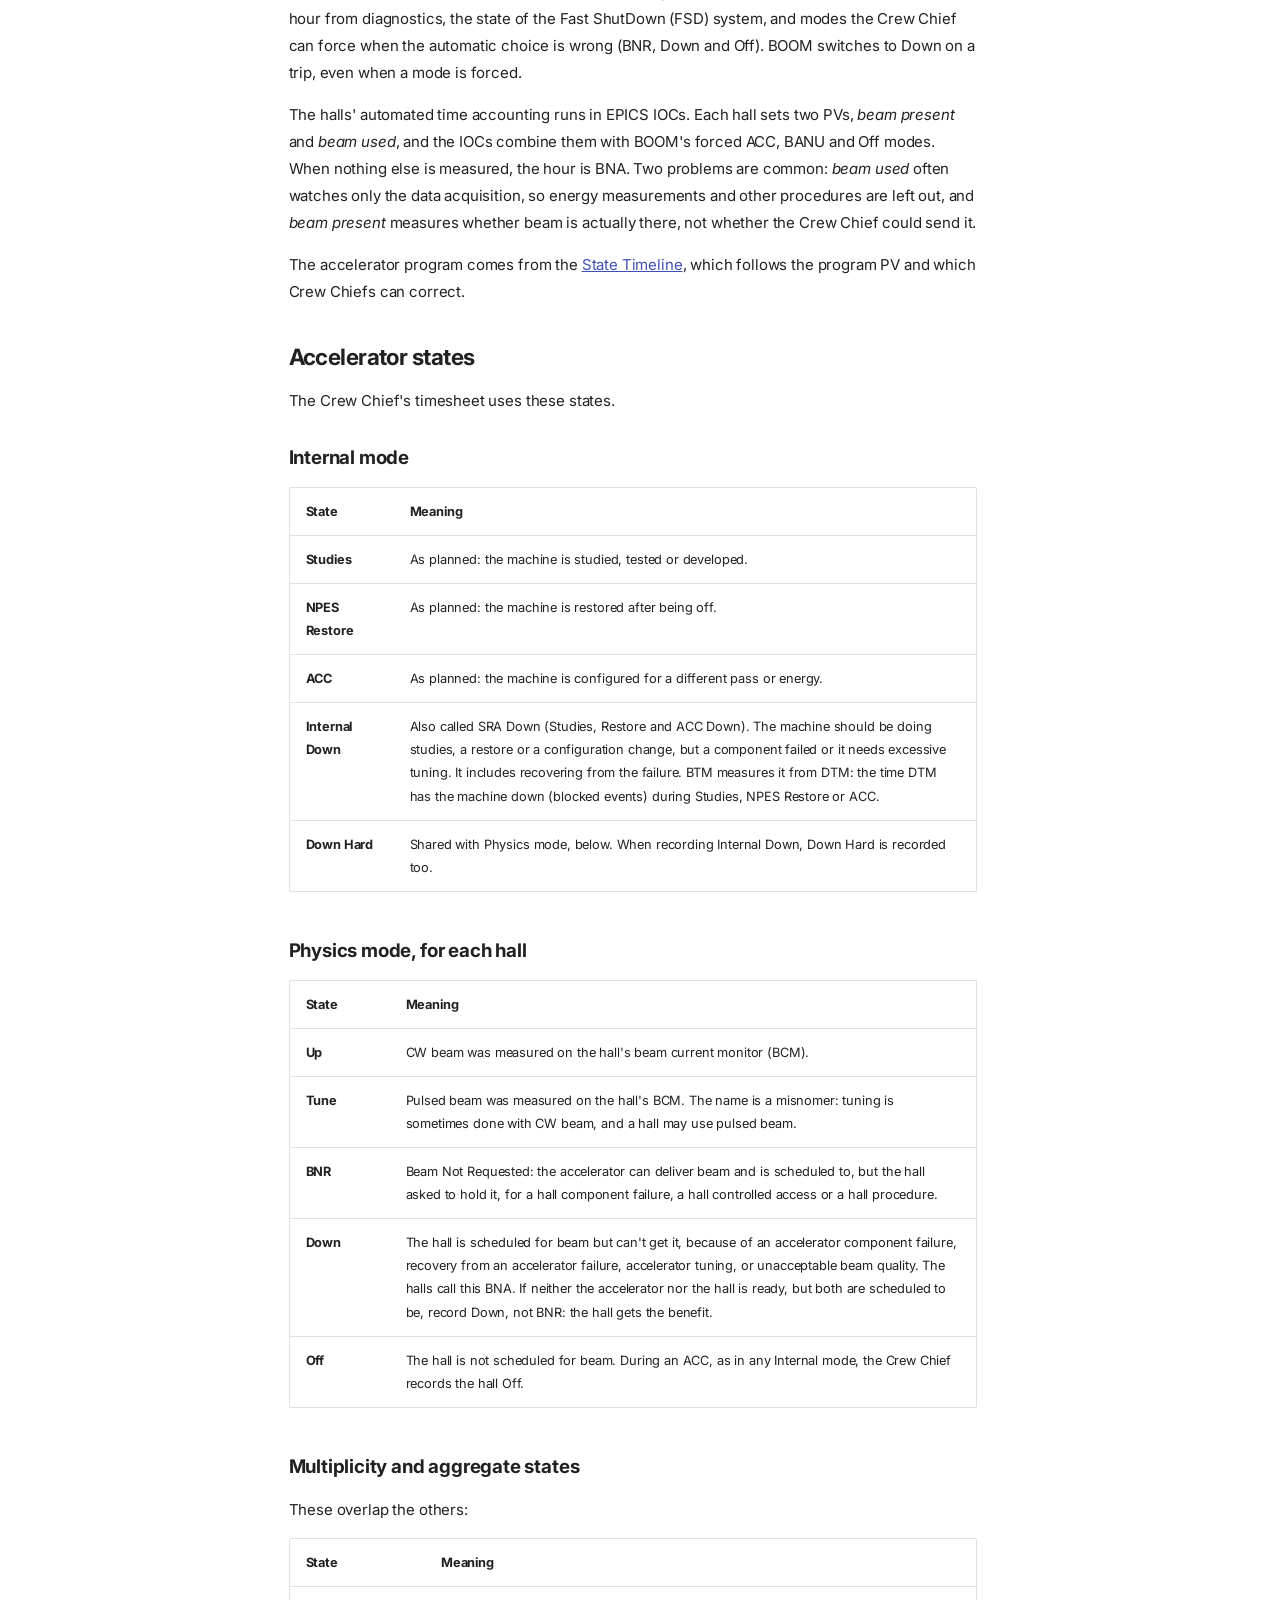
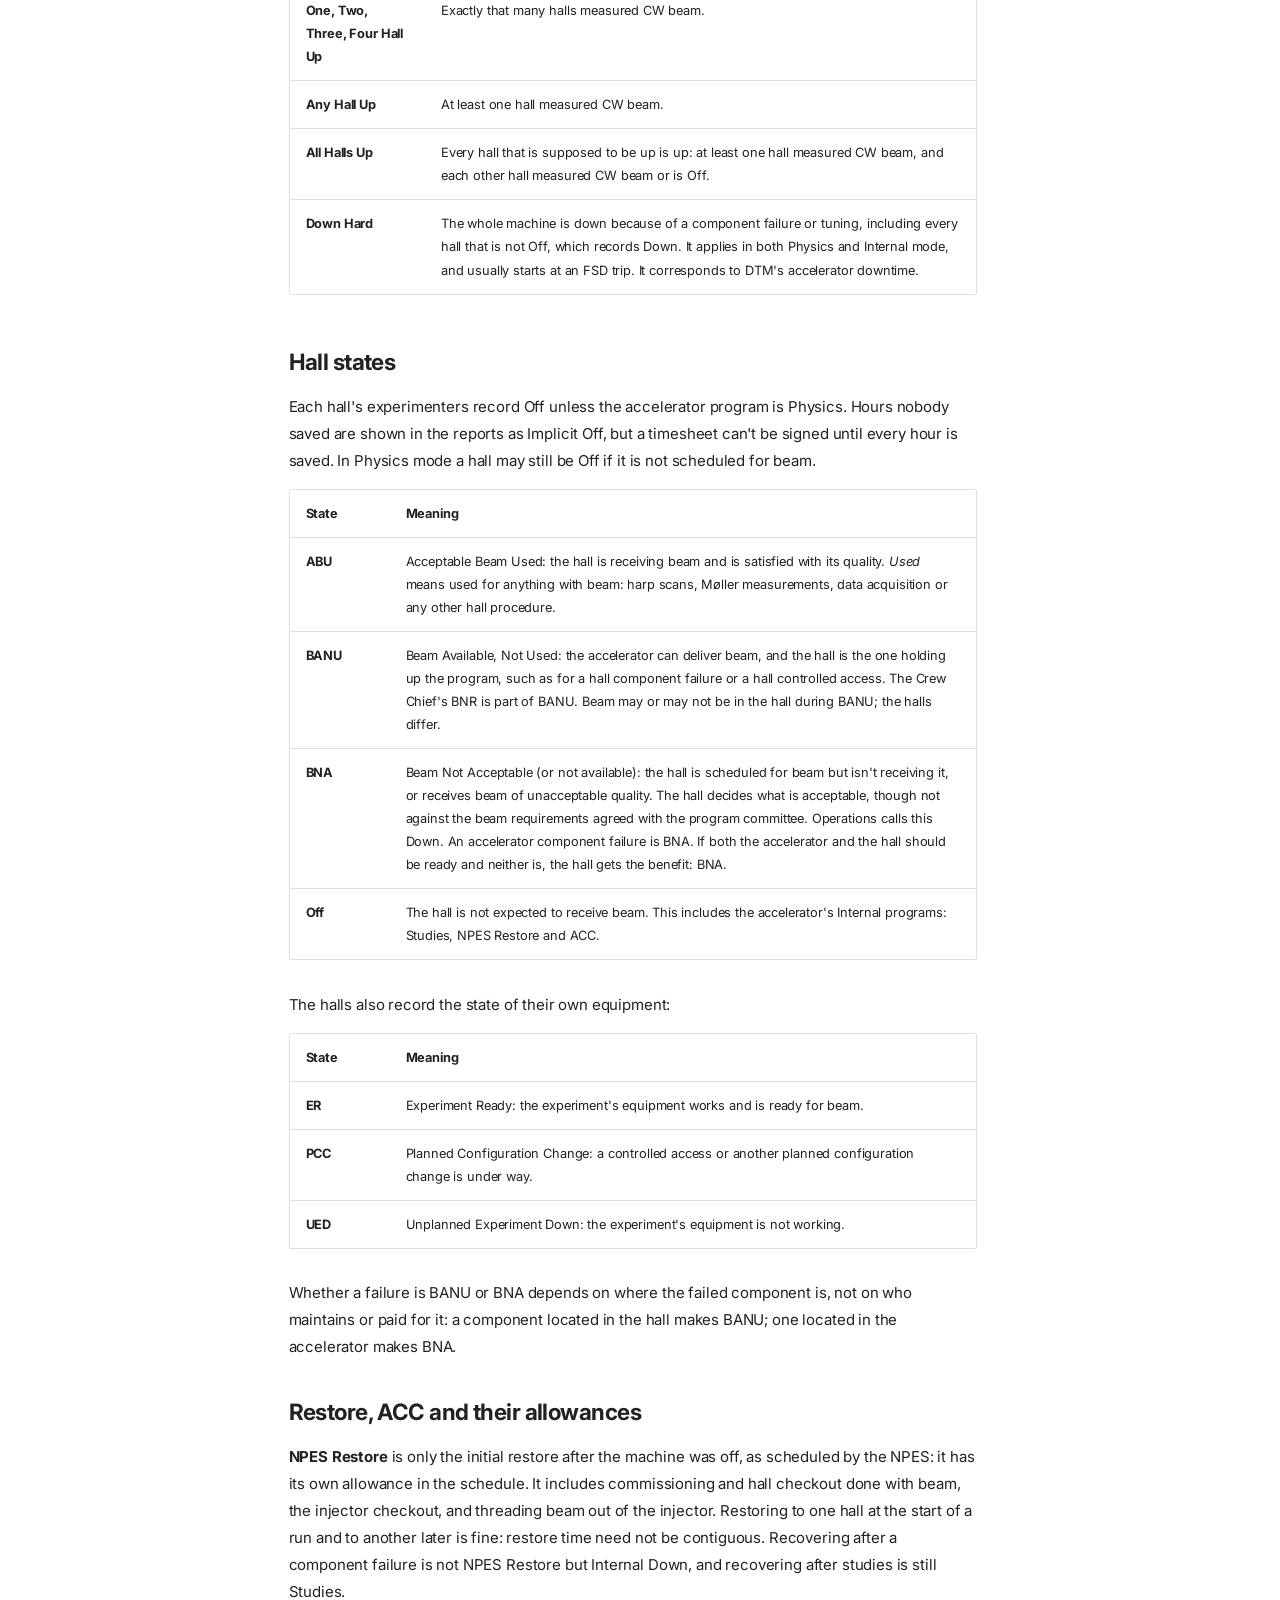
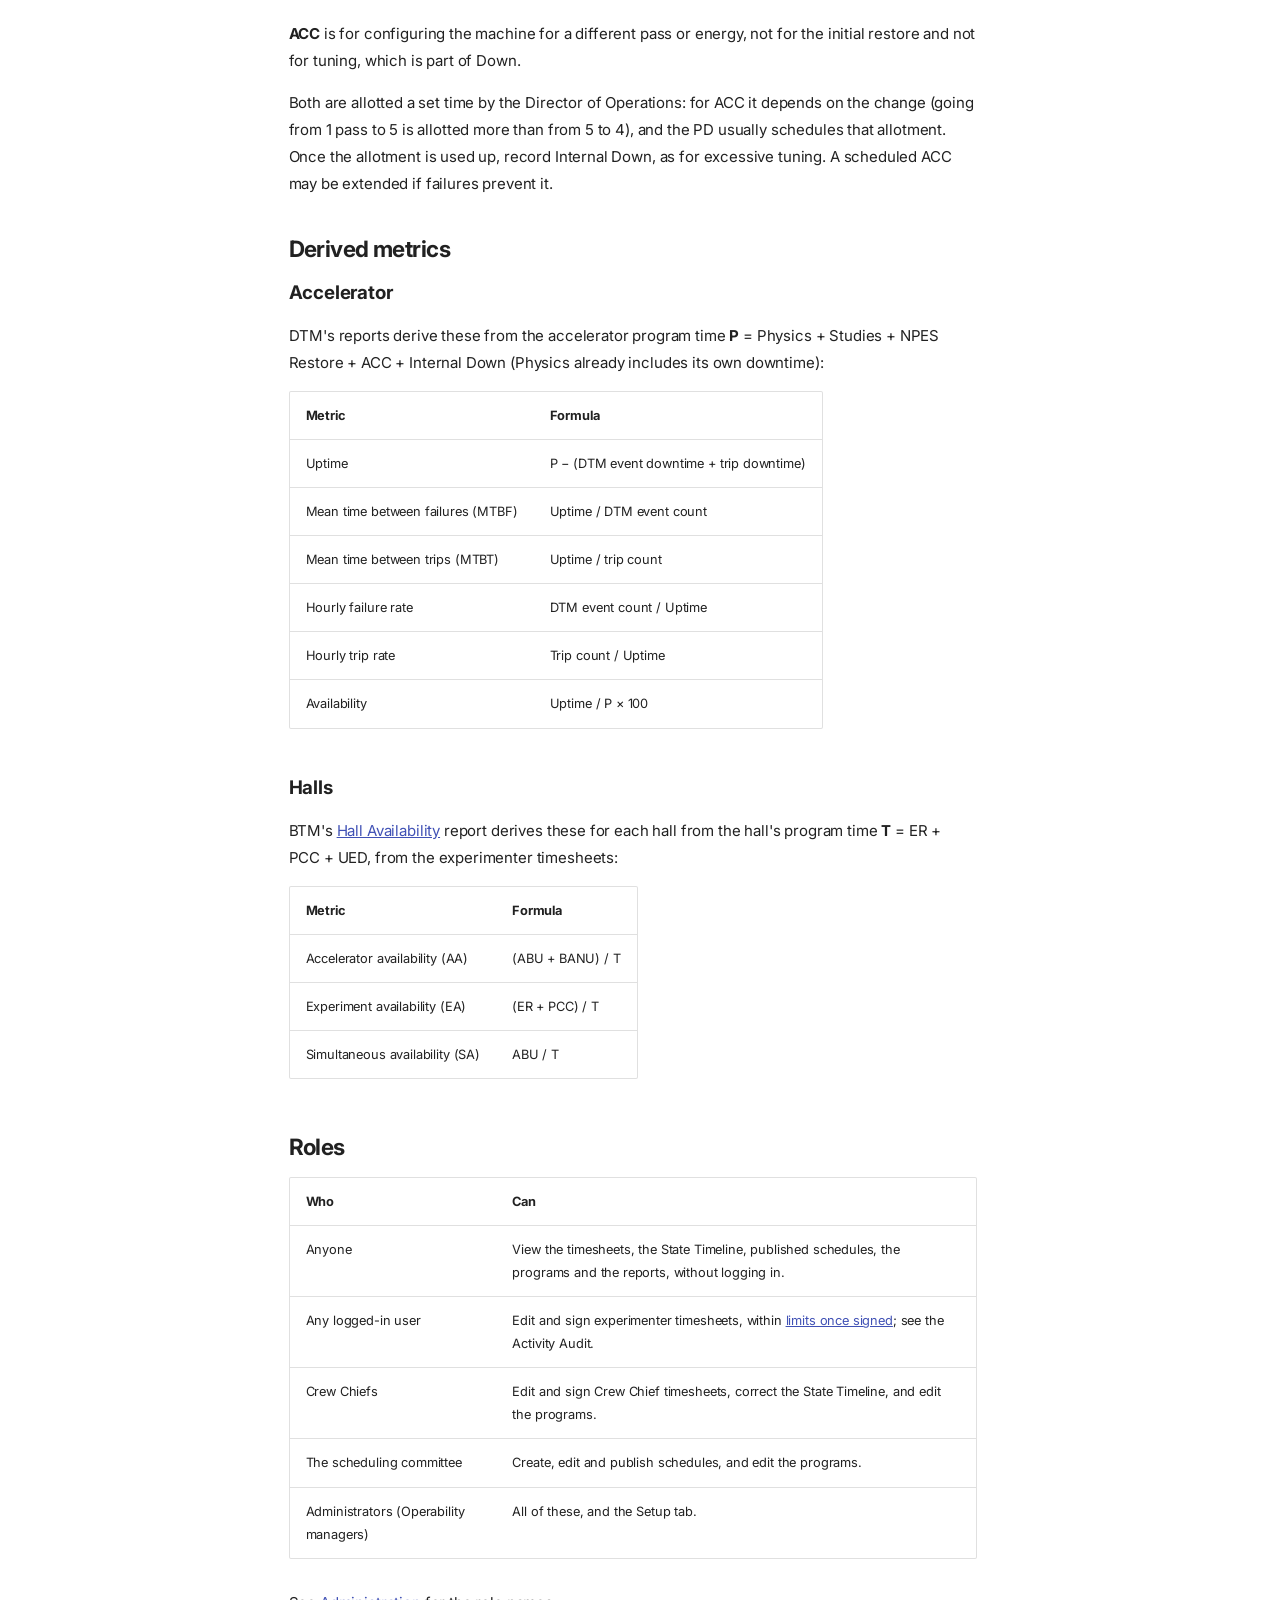
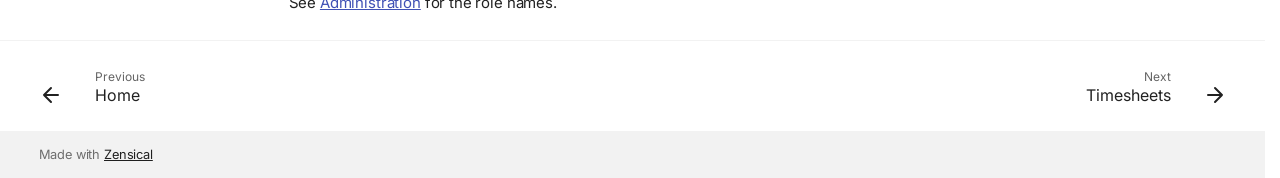
<file: latest/concepts/index.html>
<!doctype html>
<html lang="en" class="no-js">
  <head>
    
      <meta charset="utf-8">
      <meta name="viewport" content="width=device-width,initial-scale=1">
      
        <meta name="description" content="How to account for accelerator and experimental hall beam time with Beam Time Manager (BTM)">
      
      
      
      
        <link rel="prev" href="./..">
      
      
        <link rel="next" href="../timesheets/">
      
      
        
      
      
      <link rel="icon" href="../assets/images/favicon.png">
      <meta name="generator" content="zensical-0.0.69">
    
    
      
        <title>Concepts - Beam Time Manager User Guide</title>
      
    
    
      
        
      
      <link rel="stylesheet" href="../assets/stylesheets/modern/main.e15858d4.min.css">
      
        
          
        
        <link rel="stylesheet" href="../assets/stylesheets/modern/palette.b27955a4.min.css">
      
      


    
    
      
    
    
      
        
        
        <link rel="preconnect" href="https://fonts.gstatic.com" crossorigin>
        <link rel="stylesheet" href="https://fonts.googleapis.com/css?family=Inter:300,300i,400,400i,500,500i,700,700i%7CJetBrains+Mono:400,400i,700,700i&amp;display=fallback">
        <style>:root{--md-text-font:"Inter";--md-code-font:"JetBrains Mono"}</style>
      
    
    
    <script>__md_scope=new URL("..",location),__md_scope.pathname.endsWith("/")||(__md_scope=new URL(__md_scope.pathname+"/",location)),__md_hash=e=>[...e].reduce(((e,t)=>(e<<5)-e+t.charCodeAt(0)),0),__md_get=(e,t=localStorage,_=__md_scope)=>JSON.parse(t.getItem(_.pathname+"."+e)),__md_set=(e,t,_=localStorage,a=__md_scope)=>{try{_.setItem(a.pathname+"."+e,JSON.stringify(t))}catch(e){}},document.documentElement.setAttribute("data-platform",navigator.platform)</script>
    
      

    
    
  </head>
  
  
    
    
      
    
    
    
    
    <body dir="ltr" data-md-color-scheme="default" data-md-color-primary="indigo" data-md-color-accent="indigo">
  
    
    <input class="md-toggle" data-md-toggle="drawer" type="checkbox" id="__drawer" autocomplete="off">
    <input class="md-toggle" data-md-toggle="search" type="checkbox" id="__search" autocomplete="off">
    <label class="md-overlay" for="__drawer" aria-hidden="true"></label>
    <div data-md-component="skip">
      <a href="#__skip" class="md-skip">
        Skip to content
      </a>
    </div>
    <div data-md-component="announce">
      
    </div>
    
    
      

  

<header class="md-header md-header--shadow" data-md-component="header">
  <nav class="md-header__inner md-grid" aria-label="Header">
    <a href="./.." title="Beam Time Manager User Guide" class="md-header__button md-logo" aria-label="Beam Time Manager User Guide" data-md-component="logo">
      
  
  <svg xmlns="http://www.w3.org/2000/svg" fill="none" stroke="currentColor" stroke-linecap="round" stroke-linejoin="round" stroke-width="2" class="lucide lucide-book-open" viewBox="0 0 24 24"><path d="M12 5v16M20.001 19A2 2 0 0 0 22 17V5a2 2 0 0 0-1.999-2L16 3.002A5 5 0 0 0 12 5a5 5 0 0 0-4-2H4a2 2 0 0 0-2 2v12a2 2 0 0 0 1.999 2H8a5 5 0 0 1 4 2 5 5 0 0 1 4-2z"/></svg>

    </a>
    <label class="md-header__button md-icon" for="__drawer" aria-label="Navigation">
      
      <svg xmlns="http://www.w3.org/2000/svg" fill="none" stroke="currentColor" stroke-linecap="round" stroke-linejoin="round" stroke-width="2" class="lucide lucide-menu" viewBox="0 0 24 24"><path d="M4 5h16M4 12h16M4 19h16"/></svg>
    </label>
    <div class="md-header__title" data-md-component="header-title">
      <div class="md-header__ellipsis">
        <div class="md-header__topic">
          <span class="md-ellipsis">
            Beam Time Manager User Guide
          </span>
        </div>
        <div class="md-header__topic" data-md-component="header-topic">
          <span class="md-ellipsis">
            
              Concepts
            
          </span>
        </div>
      </div>
    </div>
    
      
        <form class="md-header__option" data-md-component="palette">
  
    
    
    
    <input class="md-option" data-md-color-media="(prefers-color-scheme)" data-md-color-scheme="default" data-md-color-primary="indigo" data-md-color-accent="indigo"  aria-label="Switch to light mode"  type="radio" name="__palette" id="__palette_0">
    
      <label class="md-header__button md-icon" title="Switch to light mode" for="__palette_1" hidden>
        <svg xmlns="http://www.w3.org/2000/svg" fill="none" stroke="currentColor" stroke-linecap="round" stroke-linejoin="round" stroke-width="2" class="lucide lucide-sun-moon" viewBox="0 0 24 24"><path d="M12 2v2M14.837 16.385a6 6 0 1 1-7.223-7.222c.624-.147.97.66.715 1.248a4 4 0 0 0 5.26 5.259c.589-.255 1.396.09 1.248.715M16 12a4 4 0 0 0-4-4M19 5l-1.256 1.256M20 12h2"/></svg>
      </label>
    
  
    
    
    
    <input class="md-option" data-md-color-media="(prefers-color-scheme: light)" data-md-color-scheme="default" data-md-color-primary="indigo" data-md-color-accent="indigo"  aria-label="Switch to dark mode"  type="radio" name="__palette" id="__palette_1">
    
      <label class="md-header__button md-icon" title="Switch to dark mode" for="__palette_2" hidden>
        <svg xmlns="http://www.w3.org/2000/svg" fill="none" stroke="currentColor" stroke-linecap="round" stroke-linejoin="round" stroke-width="2" class="lucide lucide-sun" viewBox="0 0 24 24"><circle cx="12" cy="12" r="4"/><path d="M12 2v2M12 20v2M4.93 4.93l1.41 1.41M17.66 17.66l1.41 1.41M2 12h2M20 12h2M6.34 17.66l-1.41 1.41M19.07 4.93l-1.41 1.41"/></svg>
      </label>
    
  
    
    
    
    <input class="md-option" data-md-color-media="(prefers-color-scheme: dark)" data-md-color-scheme="slate" data-md-color-primary="indigo" data-md-color-accent="indigo"  aria-label="Switch to system preference"  type="radio" name="__palette" id="__palette_2">
    
      <label class="md-header__button md-icon" title="Switch to system preference" for="__palette_0" hidden>
        <svg xmlns="http://www.w3.org/2000/svg" fill="none" stroke="currentColor" stroke-linecap="round" stroke-linejoin="round" stroke-width="2" class="lucide lucide-moon" viewBox="0 0 24 24"><path d="M20.985 12.486a9 9 0 1 1-9.473-9.472c.405-.022.617.46.402.803a6 6 0 0 0 8.268 8.268c.344-.215.825-.004.803.401"/></svg>
      </label>
    
  
</form>
      
    
    
      <script>var palette=__md_get("__palette");if(palette&&palette.color){if("(prefers-color-scheme)"===palette.color.media){var media=matchMedia("(prefers-color-scheme: light)"),input=document.querySelector(media.matches?"[data-md-color-media='(prefers-color-scheme: light)']":"[data-md-color-media='(prefers-color-scheme: dark)']");palette.color.media=input.getAttribute("data-md-color-media"),palette.color.scheme=input.getAttribute("data-md-color-scheme"),palette.color.primary=input.getAttribute("data-md-color-primary"),palette.color.accent=input.getAttribute("data-md-color-accent")}for(var[key,value]of Object.entries(palette.color))document.body.setAttribute("data-md-color-"+key,value)}</script>
    
    
    
      
      
        <label class="md-header__button md-icon" for="__search" aria-label="Search">
          
          <svg xmlns="http://www.w3.org/2000/svg" fill="none" stroke="currentColor" stroke-linecap="round" stroke-linejoin="round" stroke-width="2" class="lucide lucide-search" viewBox="0 0 24 24"><path d="m21 21-4.34-4.34"/><circle cx="11" cy="11" r="8"/></svg>
        </label>
        <div class="md-search" data-md-component="search" role="dialog" aria-label="Search">
  <button type="button" class="md-search__button">
    Search
  </button>
</div>
      
    
    <div class="md-header__source">
      
        <a href="https://github.com/JeffersonLab/btm" title="Go to repository" class="md-source" data-md-component="source">
  <div class="md-source__icon md-icon">
    
    <svg xmlns="http://www.w3.org/2000/svg" viewBox="0 0 448 512"><!--! Font Awesome Free 7.3.1 by @fontawesome - https://fontawesome.com License - https://fontawesome.com/license/free (Icons: CC BY 4.0, Fonts: SIL OFL 1.1, Code: MIT License) Copyright 2026 Fonticons, Inc.--><path fill="currentColor" d="M439.6 236.1 244 40.5c-5.4-5.5-12.8-8.5-20.4-8.5s-15 3-20.4 8.4L162.5 81l51.5 51.5c27.1-9.1 52.7 16.8 43.4 43.7l49.7 49.7c34.2-11.8 61.2 31 35.5 56.7-26.5 26.5-70.2-2.9-56-37.3L240.3 199v121.9c25.3 12.5 22.3 41.8 9.1 55-6.4 6.4-15.2 10.1-24.3 10.1s-17.8-3.6-24.3-10.1c-17.6-17.6-11.1-46.9 11.2-56v-123c-20.8-8.5-24.6-30.7-18.6-45L142.6 101 8.5 235.1C3 240.6 0 247.9 0 255.5s3 15 8.5 20.4l195.6 195.7c5.4 5.4 12.7 8.4 20.4 8.4s15-3 20.4-8.4l194.7-194.7c5.4-5.4 8.4-12.8 8.4-20.4s-3-15-8.4-20.4"/></svg>
  </div>
  <div class="md-source__repository">
    JeffersonLab/btm
  </div>
</a>
      
    </div>
  </nav>
  
</header>
    
    <div class="md-container" data-md-component="container">
      
      
        
          
        
      
      <main class="md-main" data-md-component="main">
        <div class="md-main__inner md-grid">
          
            
              
              <div class="md-sidebar md-sidebar--primary" data-md-component="sidebar" data-md-type="navigation" >
                <div class="md-sidebar__scrollwrap">
                  <div class="md-sidebar__inner">
                    



<nav class="md-nav md-nav--primary" aria-label="Navigation" data-md-level="0">
  <label class="md-nav__title" for="__drawer">
    <a href="./.." title="Beam Time Manager User Guide" class="md-nav__button md-logo" aria-label="Beam Time Manager User Guide" data-md-component="logo">
      
  
  <svg xmlns="http://www.w3.org/2000/svg" fill="none" stroke="currentColor" stroke-linecap="round" stroke-linejoin="round" stroke-width="2" class="lucide lucide-book-open" viewBox="0 0 24 24"><path d="M12 5v16M20.001 19A2 2 0 0 0 22 17V5a2 2 0 0 0-1.999-2L16 3.002A5 5 0 0 0 12 5a5 5 0 0 0-4-2H4a2 2 0 0 0-2 2v12a2 2 0 0 0 1.999 2H8a5 5 0 0 1 4 2 5 5 0 0 1 4-2z"/></svg>

    </a>
    Beam Time Manager User Guide
  </label>
  
    <div class="md-nav__source">
      <a href="https://github.com/JeffersonLab/btm" title="Go to repository" class="md-source" data-md-component="source">
  <div class="md-source__icon md-icon">
    
    <svg xmlns="http://www.w3.org/2000/svg" viewBox="0 0 448 512"><!--! Font Awesome Free 7.3.1 by @fontawesome - https://fontawesome.com License - https://fontawesome.com/license/free (Icons: CC BY 4.0, Fonts: SIL OFL 1.1, Code: MIT License) Copyright 2026 Fonticons, Inc.--><path fill="currentColor" d="M439.6 236.1 244 40.5c-5.4-5.5-12.8-8.5-20.4-8.5s-15 3-20.4 8.4L162.5 81l51.5 51.5c27.1-9.1 52.7 16.8 43.4 43.7l49.7 49.7c34.2-11.8 61.2 31 35.5 56.7-26.5 26.5-70.2-2.9-56-37.3L240.3 199v121.9c25.3 12.5 22.3 41.8 9.1 55-6.4 6.4-15.2 10.1-24.3 10.1s-17.8-3.6-24.3-10.1c-17.6-17.6-11.1-46.9 11.2-56v-123c-20.8-8.5-24.6-30.7-18.6-45L142.6 101 8.5 235.1C3 240.6 0 247.9 0 255.5s3 15 8.5 20.4l195.6 195.7c5.4 5.4 12.7 8.4 20.4 8.4s15-3 20.4-8.4l194.7-194.7c5.4-5.4 8.4-12.8 8.4-20.4s-3-15-8.4-20.4"/></svg>
  </div>
  <div class="md-source__repository">
    JeffersonLab/btm
  </div>
</a>
    </div>
  
  <ul class="md-nav__list" data-md-scrollfix>
    
      
      
  
  
  
  
    <li class="md-nav__item">
      <a href="./.." class="md-nav__link">
        
  
  
  <span class="md-ellipsis">
    
  
  Home

    
  </span>
  
  

      </a>
    </li>
  

    
      
      
  
  
    
  
  
  
    <li class="md-nav__item md-nav__item--active">
      
      
      
      
        
      
      
        <label class="md-nav__link md-nav__link--active" for="__toc">
          
  
  
  <span class="md-ellipsis">
    
  
  Concepts

    
  </span>
  
  

          <span class="md-nav__icon md-icon"></span>
        </label>
      
      <a href="././" class="md-nav__link md-nav__link--active">
        
  
  
  <span class="md-ellipsis">
    
  
  Concepts

    
  </span>
  
  

      </a>
      
        


<nav class="md-nav md-nav--secondary" aria-label="On this page">
  
  
  
    
  
  
    <label class="md-nav__title" for="__toc">
      <span class="md-nav__icon md-icon"></span>
      On this page
    </label>
    <ul class="md-nav__list" data-md-component="toc" data-md-scrollfix>
      
        <li class="md-nav__item">
  <a href="#why-account-for-beam-time" class="md-nav__link">
    <span class="md-ellipsis">
      <span class="md-typeset">
        Why account for beam time
      </span>
    </span>
  </a>
  
</li>
      
        <li class="md-nav__item">
  <a href="#modes-states-and-programs" class="md-nav__link">
    <span class="md-ellipsis">
      <span class="md-typeset">
        Modes, states and programs
      </span>
    </span>
  </a>
  
</li>
      
        <li class="md-nav__item">
  <a href="#schedules" class="md-nav__link">
    <span class="md-ellipsis">
      <span class="md-typeset">
        Schedules
      </span>
    </span>
  </a>
  
</li>
      
        <li class="md-nav__item">
  <a href="#planned-measured-and-reported" class="md-nav__link">
    <span class="md-ellipsis">
      <span class="md-typeset">
        Planned, measured and reported
      </span>
    </span>
  </a>
  
    <nav class="md-nav" aria-label="Planned, measured and reported">
      <ul class="md-nav__list">
        
          <li class="md-nav__item">
  <a href="#automated-time-accounting" class="md-nav__link">
    <span class="md-ellipsis">
      <span class="md-typeset">
        Automated time accounting
      </span>
    </span>
  </a>
  
</li>
        
      </ul>
    </nav>
  
</li>
      
        <li class="md-nav__item">
  <a href="#accelerator-states" class="md-nav__link">
    <span class="md-ellipsis">
      <span class="md-typeset">
        Accelerator states
      </span>
    </span>
  </a>
  
    <nav class="md-nav" aria-label="Accelerator states">
      <ul class="md-nav__list">
        
          <li class="md-nav__item">
  <a href="#internal-mode" class="md-nav__link">
    <span class="md-ellipsis">
      <span class="md-typeset">
        Internal mode
      </span>
    </span>
  </a>
  
</li>
        
          <li class="md-nav__item">
  <a href="#physics-mode-for-each-hall" class="md-nav__link">
    <span class="md-ellipsis">
      <span class="md-typeset">
        Physics mode, for each hall
      </span>
    </span>
  </a>
  
</li>
        
          <li class="md-nav__item">
  <a href="#multiplicity-and-aggregate-states" class="md-nav__link">
    <span class="md-ellipsis">
      <span class="md-typeset">
        Multiplicity and aggregate states
      </span>
    </span>
  </a>
  
</li>
        
      </ul>
    </nav>
  
</li>
      
        <li class="md-nav__item">
  <a href="#hall-states" class="md-nav__link">
    <span class="md-ellipsis">
      <span class="md-typeset">
        Hall states
      </span>
    </span>
  </a>
  
</li>
      
        <li class="md-nav__item">
  <a href="#restore-acc-and-their-allowances" class="md-nav__link">
    <span class="md-ellipsis">
      <span class="md-typeset">
        Restore, ACC and their allowances
      </span>
    </span>
  </a>
  
</li>
      
        <li class="md-nav__item">
  <a href="#derived-metrics" class="md-nav__link">
    <span class="md-ellipsis">
      <span class="md-typeset">
        Derived metrics
      </span>
    </span>
  </a>
  
    <nav class="md-nav" aria-label="Derived metrics">
      <ul class="md-nav__list">
        
          <li class="md-nav__item">
  <a href="#accelerator" class="md-nav__link">
    <span class="md-ellipsis">
      <span class="md-typeset">
        Accelerator
      </span>
    </span>
  </a>
  
</li>
        
          <li class="md-nav__item">
  <a href="#halls" class="md-nav__link">
    <span class="md-ellipsis">
      <span class="md-typeset">
        Halls
      </span>
    </span>
  </a>
  
</li>
        
      </ul>
    </nav>
  
</li>
      
        <li class="md-nav__item">
  <a href="#roles" class="md-nav__link">
    <span class="md-ellipsis">
      <span class="md-typeset">
        Roles
      </span>
    </span>
  </a>
  
</li>
      
    </ul>
  
</nav>
      
    </li>
  

    
      
      
  
  
  
  
    <li class="md-nav__item">
      <a href="../timesheets/" class="md-nav__link">
        
  
  
  <span class="md-ellipsis">
    
  
  Timesheets

    
  </span>
  
  

      </a>
    </li>
  

    
      
      
  
  
  
  
    <li class="md-nav__item">
      <a href="../cross-checks/" class="md-nav__link">
        
  
  
  <span class="md-ellipsis">
    
  
  Cross-checks

    
  </span>
  
  

      </a>
    </li>
  

    
      
      
  
  
  
  
    <li class="md-nav__item">
      <a href="../state-timeline/" class="md-nav__link">
        
  
  
  <span class="md-ellipsis">
    
  
  State Timeline

    
  </span>
  
  

      </a>
    </li>
  

    
      
      
  
  
  
  
    <li class="md-nav__item">
      <a href="../schedule/" class="md-nav__link">
        
  
  
  <span class="md-ellipsis">
    
  
  Schedule and programs

    
  </span>
  
  

      </a>
    </li>
  

    
      
      
  
  
  
  
    <li class="md-nav__item">
      <a href="../reports/" class="md-nav__link">
        
  
  
  <span class="md-ellipsis">
    
  
  Reports

    
  </span>
  
  

      </a>
    </li>
  

    
      
      
  
  
  
  
    <li class="md-nav__item">
      <a href="../administration/" class="md-nav__link">
        
  
  
  <span class="md-ellipsis">
    
  
  Administration

    
  </span>
  
  

      </a>
    </li>
  

    
      
      
  
  
  
  
    <li class="md-nav__item">
      <a href="../common-issues/" class="md-nav__link">
        
  
  
  <span class="md-ellipsis">
    
  
  Common issues

    
  </span>
  
  

      </a>
    </li>
  

    
  </ul>
</nav>
                  </div>
                </div>
              </div>
            
            
              
              <div class="md-sidebar md-sidebar--secondary" data-md-component="sidebar" data-md-type="toc" >
                <div class="md-sidebar__scrollwrap">
                  
                    
                    
                    
                      
                    
                    
                      <input class="md-nav__toggle md-toggle" type="checkbox" id="__toc">
                      <div class="md-sidebar-button__wrapper">
                        <label class="md-sidebar-button" for="__toc"></label>
                      </div>
                    
                  
                  <div class="md-sidebar__inner">
                    


<nav class="md-nav md-nav--secondary" aria-label="On this page">
  
  
  
    
  
  
    <label class="md-nav__title" for="__toc">
      <span class="md-nav__icon md-icon"></span>
      On this page
    </label>
    <ul class="md-nav__list" data-md-component="toc" data-md-scrollfix>
      
        <li class="md-nav__item">
  <a href="#why-account-for-beam-time" class="md-nav__link">
    <span class="md-ellipsis">
      <span class="md-typeset">
        Why account for beam time
      </span>
    </span>
  </a>
  
</li>
      
        <li class="md-nav__item">
  <a href="#modes-states-and-programs" class="md-nav__link">
    <span class="md-ellipsis">
      <span class="md-typeset">
        Modes, states and programs
      </span>
    </span>
  </a>
  
</li>
      
        <li class="md-nav__item">
  <a href="#schedules" class="md-nav__link">
    <span class="md-ellipsis">
      <span class="md-typeset">
        Schedules
      </span>
    </span>
  </a>
  
</li>
      
        <li class="md-nav__item">
  <a href="#planned-measured-and-reported" class="md-nav__link">
    <span class="md-ellipsis">
      <span class="md-typeset">
        Planned, measured and reported
      </span>
    </span>
  </a>
  
    <nav class="md-nav" aria-label="Planned, measured and reported">
      <ul class="md-nav__list">
        
          <li class="md-nav__item">
  <a href="#automated-time-accounting" class="md-nav__link">
    <span class="md-ellipsis">
      <span class="md-typeset">
        Automated time accounting
      </span>
    </span>
  </a>
  
</li>
        
      </ul>
    </nav>
  
</li>
      
        <li class="md-nav__item">
  <a href="#accelerator-states" class="md-nav__link">
    <span class="md-ellipsis">
      <span class="md-typeset">
        Accelerator states
      </span>
    </span>
  </a>
  
    <nav class="md-nav" aria-label="Accelerator states">
      <ul class="md-nav__list">
        
          <li class="md-nav__item">
  <a href="#internal-mode" class="md-nav__link">
    <span class="md-ellipsis">
      <span class="md-typeset">
        Internal mode
      </span>
    </span>
  </a>
  
</li>
        
          <li class="md-nav__item">
  <a href="#physics-mode-for-each-hall" class="md-nav__link">
    <span class="md-ellipsis">
      <span class="md-typeset">
        Physics mode, for each hall
      </span>
    </span>
  </a>
  
</li>
        
          <li class="md-nav__item">
  <a href="#multiplicity-and-aggregate-states" class="md-nav__link">
    <span class="md-ellipsis">
      <span class="md-typeset">
        Multiplicity and aggregate states
      </span>
    </span>
  </a>
  
</li>
        
      </ul>
    </nav>
  
</li>
      
        <li class="md-nav__item">
  <a href="#hall-states" class="md-nav__link">
    <span class="md-ellipsis">
      <span class="md-typeset">
        Hall states
      </span>
    </span>
  </a>
  
</li>
      
        <li class="md-nav__item">
  <a href="#restore-acc-and-their-allowances" class="md-nav__link">
    <span class="md-ellipsis">
      <span class="md-typeset">
        Restore, ACC and their allowances
      </span>
    </span>
  </a>
  
</li>
      
        <li class="md-nav__item">
  <a href="#derived-metrics" class="md-nav__link">
    <span class="md-ellipsis">
      <span class="md-typeset">
        Derived metrics
      </span>
    </span>
  </a>
  
    <nav class="md-nav" aria-label="Derived metrics">
      <ul class="md-nav__list">
        
          <li class="md-nav__item">
  <a href="#accelerator" class="md-nav__link">
    <span class="md-ellipsis">
      <span class="md-typeset">
        Accelerator
      </span>
    </span>
  </a>
  
</li>
        
          <li class="md-nav__item">
  <a href="#halls" class="md-nav__link">
    <span class="md-ellipsis">
      <span class="md-typeset">
        Halls
      </span>
    </span>
  </a>
  
</li>
        
      </ul>
    </nav>
  
</li>
      
        <li class="md-nav__item">
  <a href="#roles" class="md-nav__link">
    <span class="md-ellipsis">
      <span class="md-typeset">
        Roles
      </span>
    </span>
  </a>
  
</li>
      
    </ul>
  
</nav>
                  </div>
                </div>
              </div>
            
          
          
            <div class="md-content" data-md-component="content">
              
              <article class="md-content__inner md-typeset">
                <a id="__skip" tabindex="-1"></a>
                
                  

  
    <a href="https://github.com/JeffersonLab/btm/edit/main/docs/user-guide/concepts.md" title="Edit this page" class="md-content__button md-icon" rel="edit">
      
      <svg xmlns="http://www.w3.org/2000/svg" fill="none" stroke="currentColor" stroke-linecap="round" stroke-linejoin="round" stroke-width="2" class="lucide lucide-file-pen" viewBox="0 0 24 24"><path d="M12.659 22H18a2 2 0 0 0 2-2V8a2.4 2.4 0 0 0-.706-1.706l-3.588-3.588A2.4 2.4 0 0 0 14 2H6a2 2 0 0 0-2 2v9.34"/><path d="M14 2v5a1 1 0 0 0 1 1h5M10.378 12.622a1 1 0 0 1 3 3.003L8.36 20.637a2 2 0 0 1-.854.506l-2.867.837a.5.5 0 0 1-.62-.62l.836-2.869a2 2 0 0 1 .506-.853z"/></svg>
    </a>
  
  


<h1 id="concepts">Concepts<a class="headerlink" href="#concepts" title="Permanent link">&para;</a></h1>
<p><a href="../">User Guide</a> › Concepts</p>
<h2 id="why-account-for-beam-time">Why account for beam time<a class="headerlink" href="#why-account-for-beam-time" title="Permanent link">&para;</a></h2>
<p>Time accounting gathers data about how the accelerator is used and how available it is, so that
lab leadership can track and monitor performance. It is kept from two perspectives:</p>
<ul>
<li><strong>Operations</strong> (Accelerator Division): the Crew Chief accounts for the accelerator's time and
  for the beam each hall received.</li>
<li><strong>The halls</strong> (Physics Division): each hall's experimenters account for the beam their hall
  could use and did use.</li>
</ul>
<p>Time is accounted per hour: each figure is the time within the hour that the machine, or a
hall, was in a particular state. The hours are grouped into eight-hour shift
<a href="../timesheets/">timesheets</a>. To keep the bookkeeping light, automated time accounting
<a href="#planned-measured-and-reported">measures</a> a best-effort figure for every hour, and the
timekeepers correct it where it is wrong.</p>
<p>BTM is not Downtime Manager (DTM). DTM records each failure separately, by system and component;
BTM accounts for the hours of the program. The two are linked (BTM reads DTM's downtime to
measure Internal Down), but DTM's failure records are not meant to add up to BTM's hours.</p>
<h2 id="modes-states-and-programs">Modes, states and programs<a class="headerlink" href="#modes-states-and-programs" title="Permanent link">&para;</a></h2>
<table>
<thead>
<tr>
<th>Term</th>
<th>Meaning</th>
</tr>
</thead>
<tbody>
<tr>
<td><strong>Mode</strong></td>
<td>The machine is always in exactly one of three time accounting modes: <strong>Physics</strong>, <strong>Internal</strong> or <strong>Off</strong>.</td>
</tr>
<tr>
<td><strong>State</strong></td>
<td>What the machine or a hall was doing within a mode, such as Up, BNR or Internal Down. Counting the time in each state is the core of time accounting. Most states are mutually exclusive, so the states of an hour add up to one hour; <a href="#accelerator-states">Down Hard</a> and the multiplicity states are exceptions.</td>
</tr>
<tr>
<td><strong>Program</strong></td>
<td>The mode, or the more specific state, that is scheduled. The accelerator has a program, and when it is Physics each hall may have its own program: an experiment, or a task such as commissioning or maintenance.</td>
</tr>
</tbody>
</table>
<p>In <strong>Physics</strong> mode the machine is provided to the Physics Division, which does not by itself
mean that research is being done. In <strong>Internal</strong> mode the Accelerator Division uses the
machine itself: for beam studies, a configuration change (pass or energy change), or restoring
the machine after it was off. In <strong>Off</strong> mode the machine is off.</p>
<p>On the State Timeline and the timesheets, the accelerator program is one of five, fixed (the
<a href="../schedule/">schedule</a> has a few more, such as FACDEV and TBD):</p>
<table>
<thead>
<tr>
<th>Program</th>
<th>Mode</th>
<th>Meaning</th>
</tr>
</thead>
<tbody>
<tr>
<td><strong>Physics</strong></td>
<td>Physics</td>
<td>Beam is scheduled for the halls.</td>
</tr>
<tr>
<td><strong>Studies</strong></td>
<td>Internal</td>
<td>The machine is studied, tested or developed as planned (beam studies, machine development). Recovering to physics after studies is still Studies.</td>
</tr>
<tr>
<td><strong>NPES Restore</strong></td>
<td>Internal</td>
<td>The machine is restored after being off, as planned. See <a href="#restore-acc-and-their-allowances">Restore</a>.</td>
</tr>
<tr>
<td><strong>ACC</strong></td>
<td>Internal</td>
<td>Accelerator Configuration Change: the machine is being configured for a different pass or energy.</td>
</tr>
<tr>
<td><strong>Off</strong></td>
<td>Off</td>
<td>The machine is off as planned, for a holiday, the budget or the schedule (not for a failure); also called Scheduled Accelerator Maintenance (SAM).</td>
</tr>
</tbody>
</table>
<p>Hall programs are kept on the <a href="../schedule/#programs">Programs</a> tab and scheduled on the
<a href="../schedule/">Schedule</a> tab. Other JLab facilities, such as LERF, UITF, CMTF and VTA, are not part
of time accounting.</p>
<h2 id="schedules">Schedules<a class="headerlink" href="#schedules" title="Permanent link">&para;</a></h2>
<p>Several schedules, each more detailed than the last, say what the machine should be doing:</p>
<ol>
<li>The <strong>NPES schedule</strong> (Nuclear Physics Experiment Scheduling committee) plans months: the
   accelerator program and each hall's program, day by day. BTM keeps it on the
   <a href="../schedule/">Schedule</a> tab.</li>
<li>The <strong>MCC whiteboard</strong> plans weeks.</li>
<li>The <strong>Program Deputy (PD) shift plan</strong> plans days: the hours of each program in a shift. BTM
   shows it as the <strong>Planned</strong> values of a timesheet.</li>
<li>The <strong>Crew Chief</strong> decides minute by minute, guided by the plans before.</li>
</ol>
<p>The more detailed plans follow the less detailed ones, but they may differ in practice: a run
may start a few days earlier than the NPES schedule said, or a hall planned for beam at 3 PM may
be ready a few hours early.</p>
<p>The workflow, from the schedule to the reports:</p>
<ol>
<li>The Program Advisory Committee (PAC) and Technical Advisory Committee (TAC) work with the
   hall liaisons to review, approve and schedule experiments, and the NPES schedule is published.</li>
<li>Operability staff make the whiteboard schedule from it.</li>
<li>The PD makes the shift plan from the whiteboard.</li>
<li>The Crew Chief runs the program in the shift plan, and watches the automated time
   accounting (BOOM) during the shift.</li>
<li>At the end of the shift, the Crew Chief checks the timesheet, filled in from the automated
   accounting, and corrects it.</li>
<li>The Crew Chief calls the halls to fill out their timesheets, compares their figures with the
   <a href="../cross-checks/">cross-checks</a> and resolves differences.</li>
<li>The Crew Chief signs the timesheet, which makes a logbook entry.</li>
<li>The PD presents BTM's <a href="../reports/">reports</a> in the daily and weekly meetings.</li>
</ol>
<h2 id="planned-measured-and-reported">Planned, measured and reported<a class="headerlink" href="#planned-measured-and-reported" title="Permanent link">&para;</a></h2>
<p>A timesheet has up to three values for each figure:</p>
<table>
<thead>
<tr>
<th>Value</th>
<th>Where it comes from</th>
</tr>
</thead>
<tbody>
<tr>
<td><strong>Planned</strong></td>
<td>The PD shift plan.</td>
</tr>
<tr>
<td><strong>Measured</strong></td>
<td>Automated time accounting: for the Crew Chief, BOOM (Beam Objective Operational Monitor) and the <a href="../state-timeline/">State Timeline</a>; for the halls, the halls' EPICS time accounting.</td>
</tr>
<tr>
<td><strong>Reported</strong></td>
<td>What the timekeeper saved. This is the official figure the reports use.</td>
</tr>
</tbody>
</table>
<p>Until a timekeeper saves an hour, the timesheet shows its measured values as the reported ones,
to start from; the reports count only saved hours.</p>
<h3 id="automated-time-accounting">Automated time accounting<a class="headerlink" href="#automated-time-accounting" title="Permanent link">&para;</a></h3>
<p><strong>BOOM</strong> is the Crew Chief's automated time accounting. It works out the operations states of
each hour from diagnostics, the state of the Fast ShutDown (FSD) system, and modes the Crew Chief
can force when the automatic choice is wrong (BNR, Down and Off). BOOM switches to Down on a
trip, even when a mode is forced.</p>
<p>The halls' automated time accounting runs in EPICS IOCs. Each hall sets two PVs, <em>beam present</em>
and <em>beam used</em>, and the IOCs combine them with BOOM's forced ACC, BANU and Off modes. When
nothing else is measured, the hour is BNA. Two problems are common: <em>beam used</em> often watches
only the data acquisition, so energy measurements and other procedures are left out, and <em>beam
present</em> measures whether beam is actually there, not whether the Crew Chief could send it.</p>
<p>The accelerator program comes from the <a href="../state-timeline/">State Timeline</a>, which follows the
program PV and which Crew Chiefs can correct.</p>
<h2 id="accelerator-states">Accelerator states<a class="headerlink" href="#accelerator-states" title="Permanent link">&para;</a></h2>
<p>The Crew Chief's timesheet uses these states.</p>
<h3 id="internal-mode">Internal mode<a class="headerlink" href="#internal-mode" title="Permanent link">&para;</a></h3>
<table>
<thead>
<tr>
<th>State</th>
<th>Meaning</th>
</tr>
</thead>
<tbody>
<tr>
<td><strong>Studies</strong></td>
<td>As planned: the machine is studied, tested or developed.</td>
</tr>
<tr>
<td><strong>NPES Restore</strong></td>
<td>As planned: the machine is restored after being off.</td>
</tr>
<tr>
<td><strong>ACC</strong></td>
<td>As planned: the machine is configured for a different pass or energy.</td>
</tr>
<tr>
<td><strong>Internal Down</strong></td>
<td>Also called SRA Down (Studies, Restore and ACC Down). The machine should be doing studies, a restore or a configuration change, but a component failed or it needs excessive tuning. It includes recovering from the failure. BTM measures it from DTM: the time DTM has the machine down (blocked events) during Studies, NPES Restore or ACC.</td>
</tr>
<tr>
<td><strong>Down Hard</strong></td>
<td>Shared with Physics mode, below. When recording Internal Down, Down Hard is recorded too.</td>
</tr>
</tbody>
</table>
<h3 id="physics-mode-for-each-hall">Physics mode, for each hall<a class="headerlink" href="#physics-mode-for-each-hall" title="Permanent link">&para;</a></h3>
<table>
<thead>
<tr>
<th>State</th>
<th>Meaning</th>
</tr>
</thead>
<tbody>
<tr>
<td><strong>Up</strong></td>
<td>CW beam was measured on the hall's beam current monitor (BCM).</td>
</tr>
<tr>
<td><strong>Tune</strong></td>
<td>Pulsed beam was measured on the hall's BCM. The name is a misnomer: tuning is sometimes done with CW beam, and a hall may use pulsed beam.</td>
</tr>
<tr>
<td><strong>BNR</strong></td>
<td>Beam Not Requested: the accelerator can deliver beam and is scheduled to, but the hall asked to hold it, for a hall component failure, a hall controlled access or a hall procedure.</td>
</tr>
<tr>
<td><strong>Down</strong></td>
<td>The hall is scheduled for beam but can't get it, because of an accelerator component failure, recovery from an accelerator failure, accelerator tuning, or unacceptable beam quality. The halls call this BNA. If neither the accelerator nor the hall is ready, but both are scheduled to be, record Down, not BNR: the hall gets the benefit.</td>
</tr>
<tr>
<td><strong>Off</strong></td>
<td>The hall is not scheduled for beam. During an ACC, as in any Internal mode, the Crew Chief records the hall Off.</td>
</tr>
</tbody>
</table>
<h3 id="multiplicity-and-aggregate-states">Multiplicity and aggregate states<a class="headerlink" href="#multiplicity-and-aggregate-states" title="Permanent link">&para;</a></h3>
<p>These overlap the others:</p>
<table>
<thead>
<tr>
<th>State</th>
<th>Meaning</th>
</tr>
</thead>
<tbody>
<tr>
<td><strong>One, Two, Three, Four Hall Up</strong></td>
<td>Exactly that many halls measured CW beam.</td>
</tr>
<tr>
<td><strong>Any Hall Up</strong></td>
<td>At least one hall measured CW beam.</td>
</tr>
<tr>
<td><strong>All Halls Up</strong></td>
<td>Every hall that is supposed to be up is up: at least one hall measured CW beam, and each other hall measured CW beam or is Off.</td>
</tr>
<tr>
<td><strong>Down Hard</strong></td>
<td>The whole machine is down because of a component failure or tuning, including every hall that is not Off, which records Down. It applies in both Physics and Internal mode, and usually starts at an FSD trip. It corresponds to DTM's accelerator downtime.</td>
</tr>
</tbody>
</table>
<h2 id="hall-states">Hall states<a class="headerlink" href="#hall-states" title="Permanent link">&para;</a></h2>
<p>Each hall's experimenters record Off unless the accelerator program is Physics. Hours nobody saved
are shown in the reports as Implicit Off, but a timesheet can't be signed until every hour is
saved. In Physics mode a hall may still be Off if it is not scheduled for beam.</p>
<table>
<thead>
<tr>
<th>State</th>
<th>Meaning</th>
</tr>
</thead>
<tbody>
<tr>
<td><strong>ABU</strong></td>
<td>Acceptable Beam Used: the hall is receiving beam and is satisfied with its quality. <em>Used</em> means used for anything with beam: harp scans, Møller measurements, data acquisition or any other hall procedure.</td>
</tr>
<tr>
<td><strong>BANU</strong></td>
<td>Beam Available, Not Used: the accelerator can deliver beam, and the hall is the one holding up the program, such as for a hall component failure or a hall controlled access. The Crew Chief's BNR is part of BANU. Beam may or may not be in the hall during BANU; the halls differ.</td>
</tr>
<tr>
<td><strong>BNA</strong></td>
<td>Beam Not Acceptable (or not available): the hall is scheduled for beam but isn't receiving it, or receives beam of unacceptable quality. The hall decides what is acceptable, though not against the beam requirements agreed with the program committee. Operations calls this Down. An accelerator component failure is BNA. If both the accelerator and the hall should be ready and neither is, the hall gets the benefit: BNA.</td>
</tr>
<tr>
<td><strong>Off</strong></td>
<td>The hall is not expected to receive beam. This includes the accelerator's Internal programs: Studies, NPES Restore and ACC.</td>
</tr>
</tbody>
</table>
<p>The halls also record the state of their own equipment:</p>
<table>
<thead>
<tr>
<th>State</th>
<th>Meaning</th>
</tr>
</thead>
<tbody>
<tr>
<td><strong>ER</strong></td>
<td>Experiment Ready: the experiment's equipment works and is ready for beam.</td>
</tr>
<tr>
<td><strong>PCC</strong></td>
<td>Planned Configuration Change: a controlled access or another planned configuration change is under way.</td>
</tr>
<tr>
<td><strong>UED</strong></td>
<td>Unplanned Experiment Down: the experiment's equipment is not working.</td>
</tr>
</tbody>
</table>
<p>Whether a failure is BANU or BNA depends on where the failed component is, not on who maintains
or paid for it: a component located in the hall makes BANU; one located in the accelerator
makes BNA.</p>
<h2 id="restore-acc-and-their-allowances">Restore, ACC and their allowances<a class="headerlink" href="#restore-acc-and-their-allowances" title="Permanent link">&para;</a></h2>
<p><strong>NPES Restore</strong> is only the initial restore after the machine was off, as scheduled by the NPES:
it has its own allowance in the schedule. It includes commissioning and hall checkout done with
beam, the injector checkout, and threading beam out of the injector. Restoring to one hall at
the start of a run and to another later is fine: restore time need not be contiguous. Recovering
after a component failure is not NPES Restore but Internal Down, and recovering after studies is
still Studies.</p>
<p><strong>ACC</strong> is for configuring the machine for a different pass or energy, not for the initial
restore and not for tuning, which is part of Down.</p>
<p>Both are allotted a set time by the Director of Operations: for ACC it depends on the change
(going from 1 pass to 5 is allotted more than from 5 to 4), and the PD usually schedules that
allotment. Once the allotment is used up, record Internal Down, as for excessive tuning. A
scheduled ACC may be extended if failures prevent it.</p>
<h2 id="derived-metrics">Derived metrics<a class="headerlink" href="#derived-metrics" title="Permanent link">&para;</a></h2>
<h3 id="accelerator">Accelerator<a class="headerlink" href="#accelerator" title="Permanent link">&para;</a></h3>
<p>DTM's reports derive these from the accelerator program time <strong>P</strong> = Physics + Studies + NPES
Restore + ACC + Internal Down (Physics already includes its own downtime):</p>
<table>
<thead>
<tr>
<th>Metric</th>
<th>Formula</th>
</tr>
</thead>
<tbody>
<tr>
<td>Uptime</td>
<td>P − (DTM event downtime + trip downtime)</td>
</tr>
<tr>
<td>Mean time between failures (MTBF)</td>
<td>Uptime / DTM event count</td>
</tr>
<tr>
<td>Mean time between trips (MTBT)</td>
<td>Uptime / trip count</td>
</tr>
<tr>
<td>Hourly failure rate</td>
<td>DTM event count / Uptime</td>
</tr>
<tr>
<td>Hourly trip rate</td>
<td>Trip count / Uptime</td>
</tr>
<tr>
<td>Availability</td>
<td>Uptime / P × 100</td>
</tr>
</tbody>
</table>
<h3 id="halls">Halls<a class="headerlink" href="#halls" title="Permanent link">&para;</a></h3>
<p>BTM's <a href="../reports/#hall-availability">Hall Availability</a> report derives these for each hall from
the hall's program time <strong>T</strong> = ER + PCC + UED, from the experimenter timesheets:</p>
<table>
<thead>
<tr>
<th>Metric</th>
<th>Formula</th>
</tr>
</thead>
<tbody>
<tr>
<td>Accelerator availability (AA)</td>
<td>(ABU + BANU) / T</td>
</tr>
<tr>
<td>Experiment availability (EA)</td>
<td>(ER + PCC) / T</td>
</tr>
<tr>
<td>Simultaneous availability (SA)</td>
<td>ABU / T</td>
</tr>
</tbody>
</table>
<h2 id="roles">Roles<a class="headerlink" href="#roles" title="Permanent link">&para;</a></h2>
<table>
<thead>
<tr>
<th>Who</th>
<th>Can</th>
</tr>
</thead>
<tbody>
<tr>
<td>Anyone</td>
<td>View the timesheets, the State Timeline, published schedules, the programs and the reports, without logging in.</td>
</tr>
<tr>
<td>Any logged-in user</td>
<td>Edit and sign experimenter timesheets, within <a href="../timesheets/#who-can-change-a-signed-timesheet">limits once signed</a>; see the Activity Audit.</td>
</tr>
<tr>
<td>Crew Chiefs</td>
<td>Edit and sign Crew Chief timesheets, correct the State Timeline, and edit the programs.</td>
</tr>
<tr>
<td>The scheduling committee</td>
<td>Create, edit and publish schedules, and edit the programs.</td>
</tr>
<tr>
<td>Administrators (Operability managers)</td>
<td>All of these, and the Setup tab.</td>
</tr>
</tbody>
</table>
<p>See <a href="../administration/#roles">Administration</a> for the role names.</p>














                
              </article>
            </div>
          
          
<script>var target=document.getElementById(location.hash.slice(1));target&&target.name&&(target.checked=target.name.startsWith("__tabbed_"))</script>
        </div>
        
          <button type="button" class="md-top md-icon" data-md-component="top" hidden>
  
  <svg xmlns="http://www.w3.org/2000/svg" fill="none" stroke="currentColor" stroke-linecap="round" stroke-linejoin="round" stroke-width="2" class="lucide lucide-circle-arrow-up" viewBox="0 0 24 24"><circle cx="12" cy="12" r="10"/><path d="m16 12-4-4-4 4M12 16V8"/></svg>
  Back to top
</button>
        
      </main>
      
        <footer class="md-footer">
  
    
      
      <nav class="md-footer__inner md-grid" aria-label="Footer" >
        
          
          <a href="./.." class="md-footer__link md-footer__link--prev" aria-label="Previous: Home">
            <div class="md-footer__button md-icon">
              
              <svg xmlns="http://www.w3.org/2000/svg" fill="none" stroke="currentColor" stroke-linecap="round" stroke-linejoin="round" stroke-width="2" class="lucide lucide-arrow-left" viewBox="0 0 24 24"><path d="m12 19-7-7 7-7M19 12H5"/></svg>
            </div>
            <div class="md-footer__title">
              <span class="md-footer__direction">
                Previous
              </span>
              <div class="md-ellipsis">
                Home
              </div>
            </div>
          </a>
        
        
          
          <a href="../timesheets/" class="md-footer__link md-footer__link--next" aria-label="Next: Timesheets">
            <div class="md-footer__title">
              <span class="md-footer__direction">
                Next
              </span>
              <div class="md-ellipsis">
                Timesheets
              </div>
            </div>
            <div class="md-footer__button md-icon">
              
              <svg xmlns="http://www.w3.org/2000/svg" fill="none" stroke="currentColor" stroke-linecap="round" stroke-linejoin="round" stroke-width="2" class="lucide lucide-arrow-right" viewBox="0 0 24 24"><path d="M5 12h14M12 5l7 7-7 7"/></svg>
            </div>
          </a>
        
      </nav>
    
  
  <div class="md-footer-meta md-typeset">
    <div class="md-footer-meta__inner md-grid">
      <div class="md-copyright">
  
  
    Made with
    <a href="https://zensical.org/" target="_blank" rel="noopener">
      Zensical
    </a>
  
</div>
      
    </div>
  </div>
</footer>
      
    </div>
    <div class="md-dialog" data-md-component="dialog" role="status" aria-atomic="true">
      <div class="md-dialog__inner md-typeset"></div>
    </div>
    
    
    
      
      
      
      
        
        
      <script id="__config" type="application/json">{"annotate":null,"base":"..","features":["content.action.edit","navigation.footer","navigation.top","search.highlight"],"redirect":null,"search":"../assets/javascripts/workers/search.7d14d953.min.js","tags":null,"translations":{"clipboard.copied":"Copied to clipboard","clipboard.copy":"Copy to clipboard","clipboard.error":"Could not copy to clipboard","search.result.more.one":"1 more on this page","search.result.more.other":"# more on this page","search.result.none":"No matching documents","search.result.one":"1 matching document","search.result.other":"# matching documents","search.result.placeholder":"Type to start searching","search.result.term.missing":"Missing","select.version":"Select version"},"version":null}</script>
    
    
      <script src="../assets/javascripts/bundle.8b1c90bd.min.js"></script>
      
    
  </body>
</html>
</file>
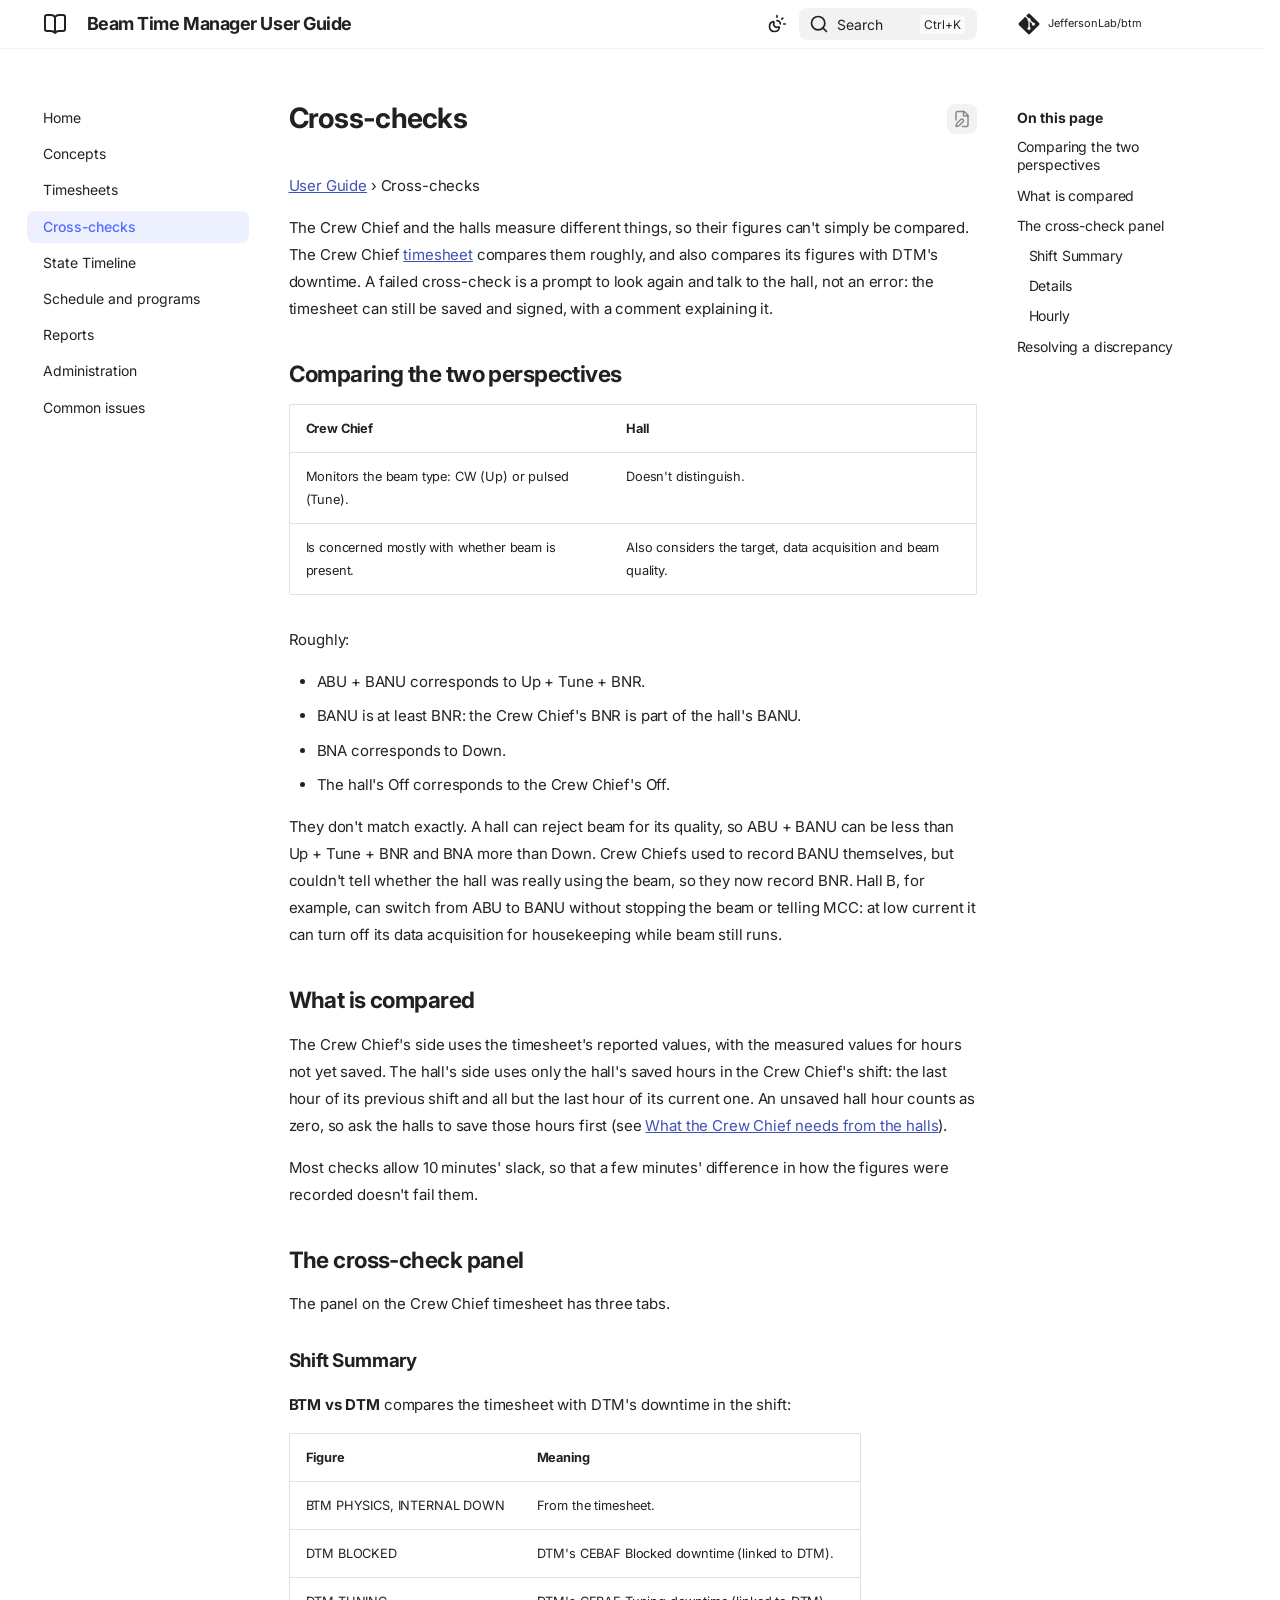
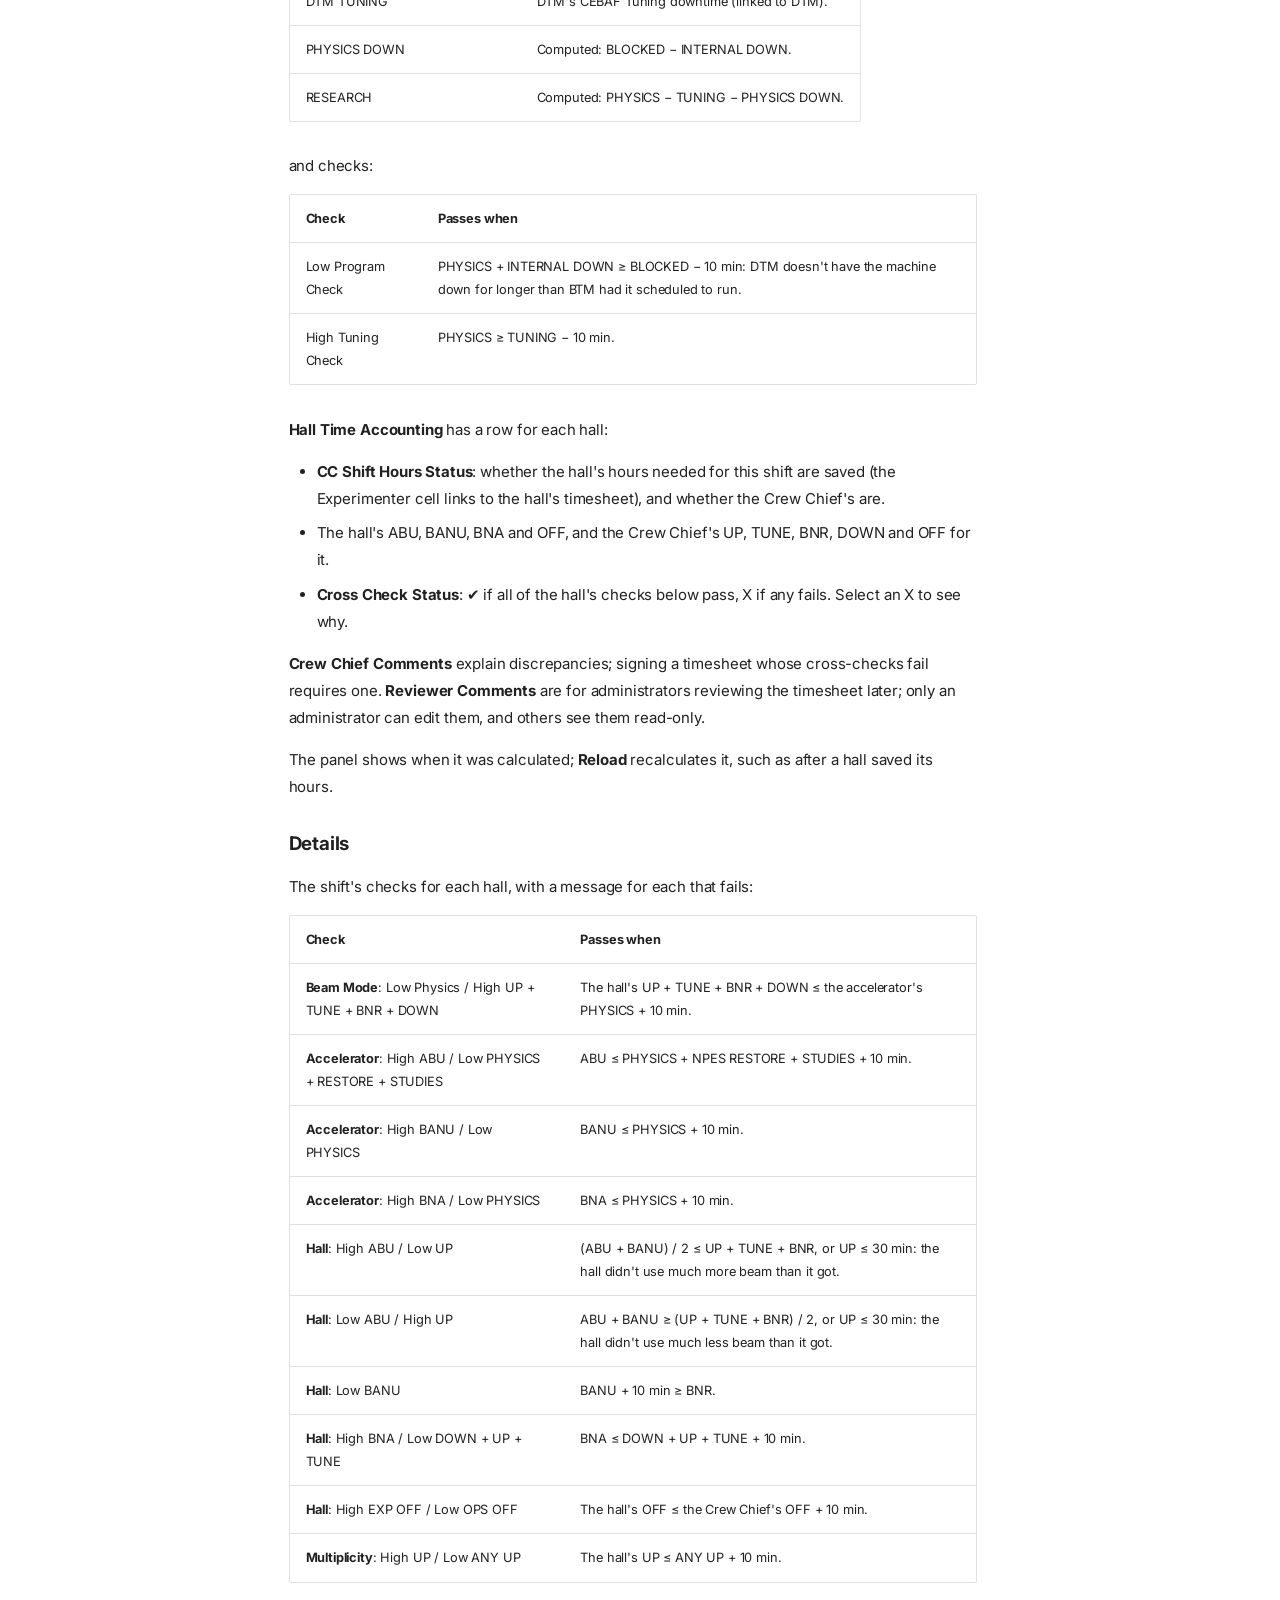
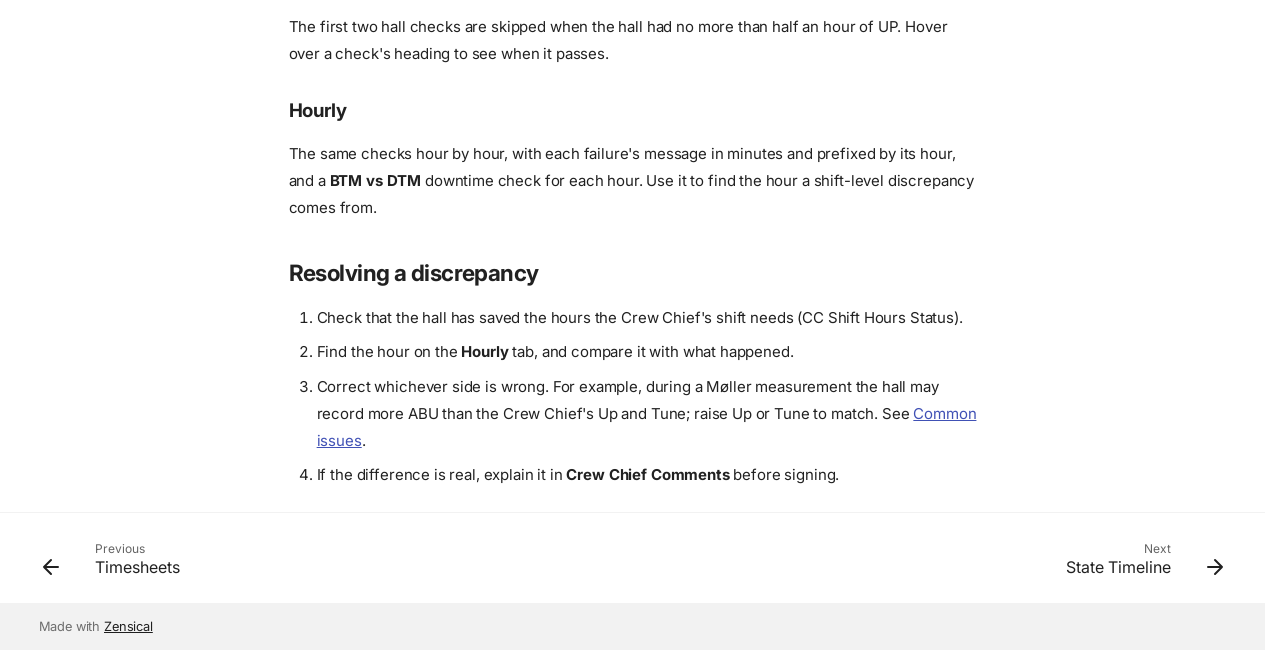
<file: latest/cross-checks/index.html>
<!doctype html>
<html lang="en" class="no-js">
  <head>
    
      <meta charset="utf-8">
      <meta name="viewport" content="width=device-width,initial-scale=1">
      
        <meta name="description" content="How to account for accelerator and experimental hall beam time with Beam Time Manager (BTM)">
      
      
      
      
        <link rel="prev" href="../timesheets/">
      
      
        <link rel="next" href="../state-timeline/">
      
      
        
      
      
      <link rel="icon" href="../assets/images/favicon.png">
      <meta name="generator" content="zensical-0.0.69">
    
    
      
        <title>Cross-checks - Beam Time Manager User Guide</title>
      
    
    
      
        
      
      <link rel="stylesheet" href="../assets/stylesheets/modern/main.e15858d4.min.css">
      
        
          
        
        <link rel="stylesheet" href="../assets/stylesheets/modern/palette.b27955a4.min.css">
      
      


    
    
      
    
    
      
        
        
        <link rel="preconnect" href="https://fonts.gstatic.com" crossorigin>
        <link rel="stylesheet" href="https://fonts.googleapis.com/css?family=Inter:300,300i,400,400i,500,500i,700,700i%7CJetBrains+Mono:400,400i,700,700i&amp;display=fallback">
        <style>:root{--md-text-font:"Inter";--md-code-font:"JetBrains Mono"}</style>
      
    
    
    <script>__md_scope=new URL("..",location),__md_scope.pathname.endsWith("/")||(__md_scope=new URL(__md_scope.pathname+"/",location)),__md_hash=e=>[...e].reduce(((e,t)=>(e<<5)-e+t.charCodeAt(0)),0),__md_get=(e,t=localStorage,_=__md_scope)=>JSON.parse(t.getItem(_.pathname+"."+e)),__md_set=(e,t,_=localStorage,a=__md_scope)=>{try{_.setItem(a.pathname+"."+e,JSON.stringify(t))}catch(e){}},document.documentElement.setAttribute("data-platform",navigator.platform)</script>
    
      

    
    
  </head>
  
  
    
    
      
    
    
    
    
    <body dir="ltr" data-md-color-scheme="default" data-md-color-primary="indigo" data-md-color-accent="indigo">
  
    
    <input class="md-toggle" data-md-toggle="drawer" type="checkbox" id="__drawer" autocomplete="off">
    <input class="md-toggle" data-md-toggle="search" type="checkbox" id="__search" autocomplete="off">
    <label class="md-overlay" for="__drawer" aria-hidden="true"></label>
    <div data-md-component="skip">
      <a href="#__skip" class="md-skip">
        Skip to content
      </a>
    </div>
    <div data-md-component="announce">
      
    </div>
    
    
      

  

<header class="md-header md-header--shadow" data-md-component="header">
  <nav class="md-header__inner md-grid" aria-label="Header">
    <a href="./.." title="Beam Time Manager User Guide" class="md-header__button md-logo" aria-label="Beam Time Manager User Guide" data-md-component="logo">
      
  
  <svg xmlns="http://www.w3.org/2000/svg" fill="none" stroke="currentColor" stroke-linecap="round" stroke-linejoin="round" stroke-width="2" class="lucide lucide-book-open" viewBox="0 0 24 24"><path d="M12 5v16M20.001 19A2 2 0 0 0 22 17V5a2 2 0 0 0-1.999-2L16 3.002A5 5 0 0 0 12 5a5 5 0 0 0-4-2H4a2 2 0 0 0-2 2v12a2 2 0 0 0 1.999 2H8a5 5 0 0 1 4 2 5 5 0 0 1 4-2z"/></svg>

    </a>
    <label class="md-header__button md-icon" for="__drawer" aria-label="Navigation">
      
      <svg xmlns="http://www.w3.org/2000/svg" fill="none" stroke="currentColor" stroke-linecap="round" stroke-linejoin="round" stroke-width="2" class="lucide lucide-menu" viewBox="0 0 24 24"><path d="M4 5h16M4 12h16M4 19h16"/></svg>
    </label>
    <div class="md-header__title" data-md-component="header-title">
      <div class="md-header__ellipsis">
        <div class="md-header__topic">
          <span class="md-ellipsis">
            Beam Time Manager User Guide
          </span>
        </div>
        <div class="md-header__topic" data-md-component="header-topic">
          <span class="md-ellipsis">
            
              Cross-checks
            
          </span>
        </div>
      </div>
    </div>
    
      
        <form class="md-header__option" data-md-component="palette">
  
    
    
    
    <input class="md-option" data-md-color-media="(prefers-color-scheme)" data-md-color-scheme="default" data-md-color-primary="indigo" data-md-color-accent="indigo"  aria-label="Switch to light mode"  type="radio" name="__palette" id="__palette_0">
    
      <label class="md-header__button md-icon" title="Switch to light mode" for="__palette_1" hidden>
        <svg xmlns="http://www.w3.org/2000/svg" fill="none" stroke="currentColor" stroke-linecap="round" stroke-linejoin="round" stroke-width="2" class="lucide lucide-sun-moon" viewBox="0 0 24 24"><path d="M12 2v2M14.837 16.385a6 6 0 1 1-7.223-7.222c.624-.147.97.66.715 1.248a4 4 0 0 0 5.26 5.259c.589-.255 1.396.09 1.248.715M16 12a4 4 0 0 0-4-4M19 5l-1.256 1.256M20 12h2"/></svg>
      </label>
    
  
    
    
    
    <input class="md-option" data-md-color-media="(prefers-color-scheme: light)" data-md-color-scheme="default" data-md-color-primary="indigo" data-md-color-accent="indigo"  aria-label="Switch to dark mode"  type="radio" name="__palette" id="__palette_1">
    
      <label class="md-header__button md-icon" title="Switch to dark mode" for="__palette_2" hidden>
        <svg xmlns="http://www.w3.org/2000/svg" fill="none" stroke="currentColor" stroke-linecap="round" stroke-linejoin="round" stroke-width="2" class="lucide lucide-sun" viewBox="0 0 24 24"><circle cx="12" cy="12" r="4"/><path d="M12 2v2M12 20v2M4.93 4.93l1.41 1.41M17.66 17.66l1.41 1.41M2 12h2M20 12h2M6.34 17.66l-1.41 1.41M19.07 4.93l-1.41 1.41"/></svg>
      </label>
    
  
    
    
    
    <input class="md-option" data-md-color-media="(prefers-color-scheme: dark)" data-md-color-scheme="slate" data-md-color-primary="indigo" data-md-color-accent="indigo"  aria-label="Switch to system preference"  type="radio" name="__palette" id="__palette_2">
    
      <label class="md-header__button md-icon" title="Switch to system preference" for="__palette_0" hidden>
        <svg xmlns="http://www.w3.org/2000/svg" fill="none" stroke="currentColor" stroke-linecap="round" stroke-linejoin="round" stroke-width="2" class="lucide lucide-moon" viewBox="0 0 24 24"><path d="M20.985 12.486a9 9 0 1 1-9.473-9.472c.405-.022.617.46.402.803a6 6 0 0 0 8.268 8.268c.344-.215.825-.004.803.401"/></svg>
      </label>
    
  
</form>
      
    
    
      <script>var palette=__md_get("__palette");if(palette&&palette.color){if("(prefers-color-scheme)"===palette.color.media){var media=matchMedia("(prefers-color-scheme: light)"),input=document.querySelector(media.matches?"[data-md-color-media='(prefers-color-scheme: light)']":"[data-md-color-media='(prefers-color-scheme: dark)']");palette.color.media=input.getAttribute("data-md-color-media"),palette.color.scheme=input.getAttribute("data-md-color-scheme"),palette.color.primary=input.getAttribute("data-md-color-primary"),palette.color.accent=input.getAttribute("data-md-color-accent")}for(var[key,value]of Object.entries(palette.color))document.body.setAttribute("data-md-color-"+key,value)}</script>
    
    
    
      
      
        <label class="md-header__button md-icon" for="__search" aria-label="Search">
          
          <svg xmlns="http://www.w3.org/2000/svg" fill="none" stroke="currentColor" stroke-linecap="round" stroke-linejoin="round" stroke-width="2" class="lucide lucide-search" viewBox="0 0 24 24"><path d="m21 21-4.34-4.34"/><circle cx="11" cy="11" r="8"/></svg>
        </label>
        <div class="md-search" data-md-component="search" role="dialog" aria-label="Search">
  <button type="button" class="md-search__button">
    Search
  </button>
</div>
      
    
    <div class="md-header__source">
      
        <a href="https://github.com/JeffersonLab/btm" title="Go to repository" class="md-source" data-md-component="source">
  <div class="md-source__icon md-icon">
    
    <svg xmlns="http://www.w3.org/2000/svg" viewBox="0 0 448 512"><!--! Font Awesome Free 7.3.1 by @fontawesome - https://fontawesome.com License - https://fontawesome.com/license/free (Icons: CC BY 4.0, Fonts: SIL OFL 1.1, Code: MIT License) Copyright 2026 Fonticons, Inc.--><path fill="currentColor" d="M439.6 236.1 244 40.5c-5.4-5.5-12.8-8.5-20.4-8.5s-15 3-20.4 8.4L162.5 81l51.5 51.5c27.1-9.1 52.7 16.8 43.4 43.7l49.7 49.7c34.2-11.8 61.2 31 35.5 56.7-26.5 26.5-70.2-2.9-56-37.3L240.3 199v121.9c25.3 12.5 22.3 41.8 9.1 55-6.4 6.4-15.2 10.1-24.3 10.1s-17.8-3.6-24.3-10.1c-17.6-17.6-11.1-46.9 11.2-56v-123c-20.8-8.5-24.6-30.7-18.6-45L142.6 101 8.5 235.1C3 240.6 0 247.9 0 255.5s3 15 8.5 20.4l195.6 195.7c5.4 5.4 12.7 8.4 20.4 8.4s15-3 20.4-8.4l194.7-194.7c5.4-5.4 8.4-12.8 8.4-20.4s-3-15-8.4-20.4"/></svg>
  </div>
  <div class="md-source__repository">
    JeffersonLab/btm
  </div>
</a>
      
    </div>
  </nav>
  
</header>
    
    <div class="md-container" data-md-component="container">
      
      
        
          
        
      
      <main class="md-main" data-md-component="main">
        <div class="md-main__inner md-grid">
          
            
              
              <div class="md-sidebar md-sidebar--primary" data-md-component="sidebar" data-md-type="navigation" >
                <div class="md-sidebar__scrollwrap">
                  <div class="md-sidebar__inner">
                    



<nav class="md-nav md-nav--primary" aria-label="Navigation" data-md-level="0">
  <label class="md-nav__title" for="__drawer">
    <a href="./.." title="Beam Time Manager User Guide" class="md-nav__button md-logo" aria-label="Beam Time Manager User Guide" data-md-component="logo">
      
  
  <svg xmlns="http://www.w3.org/2000/svg" fill="none" stroke="currentColor" stroke-linecap="round" stroke-linejoin="round" stroke-width="2" class="lucide lucide-book-open" viewBox="0 0 24 24"><path d="M12 5v16M20.001 19A2 2 0 0 0 22 17V5a2 2 0 0 0-1.999-2L16 3.002A5 5 0 0 0 12 5a5 5 0 0 0-4-2H4a2 2 0 0 0-2 2v12a2 2 0 0 0 1.999 2H8a5 5 0 0 1 4 2 5 5 0 0 1 4-2z"/></svg>

    </a>
    Beam Time Manager User Guide
  </label>
  
    <div class="md-nav__source">
      <a href="https://github.com/JeffersonLab/btm" title="Go to repository" class="md-source" data-md-component="source">
  <div class="md-source__icon md-icon">
    
    <svg xmlns="http://www.w3.org/2000/svg" viewBox="0 0 448 512"><!--! Font Awesome Free 7.3.1 by @fontawesome - https://fontawesome.com License - https://fontawesome.com/license/free (Icons: CC BY 4.0, Fonts: SIL OFL 1.1, Code: MIT License) Copyright 2026 Fonticons, Inc.--><path fill="currentColor" d="M439.6 236.1 244 40.5c-5.4-5.5-12.8-8.5-20.4-8.5s-15 3-20.4 8.4L162.5 81l51.5 51.5c27.1-9.1 52.7 16.8 43.4 43.7l49.7 49.7c34.2-11.8 61.2 31 35.5 56.7-26.5 26.5-70.2-2.9-56-37.3L240.3 199v121.9c25.3 12.5 22.3 41.8 9.1 55-6.4 6.4-15.2 10.1-24.3 10.1s-17.8-3.6-24.3-10.1c-17.6-17.6-11.1-46.9 11.2-56v-123c-20.8-8.5-24.6-30.7-18.6-45L142.6 101 8.5 235.1C3 240.6 0 247.9 0 255.5s3 15 8.5 20.4l195.6 195.7c5.4 5.4 12.7 8.4 20.4 8.4s15-3 20.4-8.4l194.7-194.7c5.4-5.4 8.4-12.8 8.4-20.4s-3-15-8.4-20.4"/></svg>
  </div>
  <div class="md-source__repository">
    JeffersonLab/btm
  </div>
</a>
    </div>
  
  <ul class="md-nav__list" data-md-scrollfix>
    
      
      
  
  
  
  
    <li class="md-nav__item">
      <a href="./.." class="md-nav__link">
        
  
  
  <span class="md-ellipsis">
    
  
  Home

    
  </span>
  
  

      </a>
    </li>
  

    
      
      
  
  
  
  
    <li class="md-nav__item">
      <a href="../concepts/" class="md-nav__link">
        
  
  
  <span class="md-ellipsis">
    
  
  Concepts

    
  </span>
  
  

      </a>
    </li>
  

    
      
      
  
  
  
  
    <li class="md-nav__item">
      <a href="../timesheets/" class="md-nav__link">
        
  
  
  <span class="md-ellipsis">
    
  
  Timesheets

    
  </span>
  
  

      </a>
    </li>
  

    
      
      
  
  
    
  
  
  
    <li class="md-nav__item md-nav__item--active">
      
      
      
      
        
      
      
        <label class="md-nav__link md-nav__link--active" for="__toc">
          
  
  
  <span class="md-ellipsis">
    
  
  Cross-checks

    
  </span>
  
  

          <span class="md-nav__icon md-icon"></span>
        </label>
      
      <a href="././" class="md-nav__link md-nav__link--active">
        
  
  
  <span class="md-ellipsis">
    
  
  Cross-checks

    
  </span>
  
  

      </a>
      
        


<nav class="md-nav md-nav--secondary" aria-label="On this page">
  
  
  
    
  
  
    <label class="md-nav__title" for="__toc">
      <span class="md-nav__icon md-icon"></span>
      On this page
    </label>
    <ul class="md-nav__list" data-md-component="toc" data-md-scrollfix>
      
        <li class="md-nav__item">
  <a href="#comparing-the-two-perspectives" class="md-nav__link">
    <span class="md-ellipsis">
      <span class="md-typeset">
        Comparing the two perspectives
      </span>
    </span>
  </a>
  
</li>
      
        <li class="md-nav__item">
  <a href="#what-is-compared" class="md-nav__link">
    <span class="md-ellipsis">
      <span class="md-typeset">
        What is compared
      </span>
    </span>
  </a>
  
</li>
      
        <li class="md-nav__item">
  <a href="#the-cross-check-panel" class="md-nav__link">
    <span class="md-ellipsis">
      <span class="md-typeset">
        The cross-check panel
      </span>
    </span>
  </a>
  
    <nav class="md-nav" aria-label="The cross-check panel">
      <ul class="md-nav__list">
        
          <li class="md-nav__item">
  <a href="#shift-summary" class="md-nav__link">
    <span class="md-ellipsis">
      <span class="md-typeset">
        Shift Summary
      </span>
    </span>
  </a>
  
</li>
        
          <li class="md-nav__item">
  <a href="#details" class="md-nav__link">
    <span class="md-ellipsis">
      <span class="md-typeset">
        Details
      </span>
    </span>
  </a>
  
</li>
        
          <li class="md-nav__item">
  <a href="#hourly" class="md-nav__link">
    <span class="md-ellipsis">
      <span class="md-typeset">
        Hourly
      </span>
    </span>
  </a>
  
</li>
        
      </ul>
    </nav>
  
</li>
      
        <li class="md-nav__item">
  <a href="#resolving-a-discrepancy" class="md-nav__link">
    <span class="md-ellipsis">
      <span class="md-typeset">
        Resolving a discrepancy
      </span>
    </span>
  </a>
  
</li>
      
    </ul>
  
</nav>
      
    </li>
  

    
      
      
  
  
  
  
    <li class="md-nav__item">
      <a href="../state-timeline/" class="md-nav__link">
        
  
  
  <span class="md-ellipsis">
    
  
  State Timeline

    
  </span>
  
  

      </a>
    </li>
  

    
      
      
  
  
  
  
    <li class="md-nav__item">
      <a href="../schedule/" class="md-nav__link">
        
  
  
  <span class="md-ellipsis">
    
  
  Schedule and programs

    
  </span>
  
  

      </a>
    </li>
  

    
      
      
  
  
  
  
    <li class="md-nav__item">
      <a href="../reports/" class="md-nav__link">
        
  
  
  <span class="md-ellipsis">
    
  
  Reports

    
  </span>
  
  

      </a>
    </li>
  

    
      
      
  
  
  
  
    <li class="md-nav__item">
      <a href="../administration/" class="md-nav__link">
        
  
  
  <span class="md-ellipsis">
    
  
  Administration

    
  </span>
  
  

      </a>
    </li>
  

    
      
      
  
  
  
  
    <li class="md-nav__item">
      <a href="../common-issues/" class="md-nav__link">
        
  
  
  <span class="md-ellipsis">
    
  
  Common issues

    
  </span>
  
  

      </a>
    </li>
  

    
  </ul>
</nav>
                  </div>
                </div>
              </div>
            
            
              
              <div class="md-sidebar md-sidebar--secondary" data-md-component="sidebar" data-md-type="toc" >
                <div class="md-sidebar__scrollwrap">
                  
                    
                    
                    
                      
                    
                    
                      <input class="md-nav__toggle md-toggle" type="checkbox" id="__toc">
                      <div class="md-sidebar-button__wrapper">
                        <label class="md-sidebar-button" for="__toc"></label>
                      </div>
                    
                  
                  <div class="md-sidebar__inner">
                    


<nav class="md-nav md-nav--secondary" aria-label="On this page">
  
  
  
    
  
  
    <label class="md-nav__title" for="__toc">
      <span class="md-nav__icon md-icon"></span>
      On this page
    </label>
    <ul class="md-nav__list" data-md-component="toc" data-md-scrollfix>
      
        <li class="md-nav__item">
  <a href="#comparing-the-two-perspectives" class="md-nav__link">
    <span class="md-ellipsis">
      <span class="md-typeset">
        Comparing the two perspectives
      </span>
    </span>
  </a>
  
</li>
      
        <li class="md-nav__item">
  <a href="#what-is-compared" class="md-nav__link">
    <span class="md-ellipsis">
      <span class="md-typeset">
        What is compared
      </span>
    </span>
  </a>
  
</li>
      
        <li class="md-nav__item">
  <a href="#the-cross-check-panel" class="md-nav__link">
    <span class="md-ellipsis">
      <span class="md-typeset">
        The cross-check panel
      </span>
    </span>
  </a>
  
    <nav class="md-nav" aria-label="The cross-check panel">
      <ul class="md-nav__list">
        
          <li class="md-nav__item">
  <a href="#shift-summary" class="md-nav__link">
    <span class="md-ellipsis">
      <span class="md-typeset">
        Shift Summary
      </span>
    </span>
  </a>
  
</li>
        
          <li class="md-nav__item">
  <a href="#details" class="md-nav__link">
    <span class="md-ellipsis">
      <span class="md-typeset">
        Details
      </span>
    </span>
  </a>
  
</li>
        
          <li class="md-nav__item">
  <a href="#hourly" class="md-nav__link">
    <span class="md-ellipsis">
      <span class="md-typeset">
        Hourly
      </span>
    </span>
  </a>
  
</li>
        
      </ul>
    </nav>
  
</li>
      
        <li class="md-nav__item">
  <a href="#resolving-a-discrepancy" class="md-nav__link">
    <span class="md-ellipsis">
      <span class="md-typeset">
        Resolving a discrepancy
      </span>
    </span>
  </a>
  
</li>
      
    </ul>
  
</nav>
                  </div>
                </div>
              </div>
            
          
          
            <div class="md-content" data-md-component="content">
              
              <article class="md-content__inner md-typeset">
                <a id="__skip" tabindex="-1"></a>
                
                  

  
    <a href="https://github.com/JeffersonLab/btm/edit/main/docs/user-guide/cross-checks.md" title="Edit this page" class="md-content__button md-icon" rel="edit">
      
      <svg xmlns="http://www.w3.org/2000/svg" fill="none" stroke="currentColor" stroke-linecap="round" stroke-linejoin="round" stroke-width="2" class="lucide lucide-file-pen" viewBox="0 0 24 24"><path d="M12.659 22H18a2 2 0 0 0 2-2V8a2.4 2.4 0 0 0-.706-1.706l-3.588-3.588A2.4 2.4 0 0 0 14 2H6a2 2 0 0 0-2 2v9.34"/><path d="M14 2v5a1 1 0 0 0 1 1h5M10.378 12.622a1 1 0 0 1 3 3.003L8.36 20.637a2 2 0 0 1-.854.506l-2.867.837a.5.5 0 0 1-.62-.62l.836-2.869a2 2 0 0 1 .506-.853z"/></svg>
    </a>
  
  


<h1 id="cross-checks">Cross-checks<a class="headerlink" href="#cross-checks" title="Permanent link">&para;</a></h1>
<p><a href="../">User Guide</a> › Cross-checks</p>
<p>The Crew Chief and the halls measure different things, so their figures can't simply be
compared. The Crew Chief <a href="../timesheets/#crew-chief-timesheet">timesheet</a> compares them roughly,
and also compares its figures with DTM's downtime. A failed cross-check is a prompt to look
again and talk to the hall, not an error: the timesheet can still be saved and signed, with a
comment explaining it.</p>
<h2 id="comparing-the-two-perspectives">Comparing the two perspectives<a class="headerlink" href="#comparing-the-two-perspectives" title="Permanent link">&para;</a></h2>
<table>
<thead>
<tr>
<th>Crew Chief</th>
<th>Hall</th>
</tr>
</thead>
<tbody>
<tr>
<td>Monitors the beam type: CW (Up) or pulsed (Tune).</td>
<td>Doesn't distinguish.</td>
</tr>
<tr>
<td>Is concerned mostly with whether beam is present.</td>
<td>Also considers the target, data acquisition and beam quality.</td>
</tr>
</tbody>
</table>
<p>Roughly:</p>
<ul>
<li>ABU + BANU corresponds to Up + Tune + BNR.</li>
<li>BANU is at least BNR: the Crew Chief's BNR is part of the hall's BANU.</li>
<li>BNA corresponds to Down.</li>
<li>The hall's Off corresponds to the Crew Chief's Off.</li>
</ul>
<p>They don't match exactly. A hall can reject beam for its quality, so ABU + BANU can be less than
Up + Tune + BNR and BNA more than Down. Crew Chiefs used to record BANU themselves, but couldn't
tell whether the hall was really using the beam, so they now record BNR. Hall B, for example, can
switch from ABU to BANU without stopping the beam or telling MCC: at low current it can turn off
its data acquisition for housekeeping while beam still runs.</p>
<h2 id="what-is-compared">What is compared<a class="headerlink" href="#what-is-compared" title="Permanent link">&para;</a></h2>
<p>The Crew Chief's side uses the timesheet's reported values, with the measured values for hours
not yet saved. The hall's side uses only the hall's saved hours in the Crew Chief's shift: the
last hour of its previous shift and all but the last hour of its current one. An unsaved hall
hour counts as zero, so ask the halls to save those hours first (see
<a href="../timesheets/#what-the-crew-chief-needs-from-the-halls">What the Crew Chief needs from the halls</a>).</p>
<p>Most checks allow 10 minutes' slack, so that a few minutes' difference in how the figures were
recorded doesn't fail them.</p>
<h2 id="the-cross-check-panel">The cross-check panel<a class="headerlink" href="#the-cross-check-panel" title="Permanent link">&para;</a></h2>
<p>The panel on the Crew Chief timesheet has three tabs.</p>
<h3 id="shift-summary">Shift Summary<a class="headerlink" href="#shift-summary" title="Permanent link">&para;</a></h3>
<p><strong>BTM vs DTM</strong> compares the timesheet with DTM's downtime in the shift:</p>
<table>
<thead>
<tr>
<th>Figure</th>
<th>Meaning</th>
</tr>
</thead>
<tbody>
<tr>
<td>BTM PHYSICS, INTERNAL DOWN</td>
<td>From the timesheet.</td>
</tr>
<tr>
<td>DTM BLOCKED</td>
<td>DTM's CEBAF Blocked downtime (linked to DTM).</td>
</tr>
<tr>
<td>DTM TUNING</td>
<td>DTM's CEBAF Tuning downtime (linked to DTM).</td>
</tr>
<tr>
<td>PHYSICS DOWN</td>
<td>Computed: BLOCKED − INTERNAL DOWN.</td>
</tr>
<tr>
<td>RESEARCH</td>
<td>Computed: PHYSICS − TUNING − PHYSICS DOWN.</td>
</tr>
</tbody>
</table>
<p>and checks:</p>
<table>
<thead>
<tr>
<th>Check</th>
<th>Passes when</th>
</tr>
</thead>
<tbody>
<tr>
<td>Low Program Check</td>
<td>PHYSICS + INTERNAL DOWN ≥ BLOCKED − 10 min: DTM doesn't have the machine down for longer than BTM had it scheduled to run.</td>
</tr>
<tr>
<td>High Tuning Check</td>
<td>PHYSICS ≥ TUNING − 10 min.</td>
</tr>
</tbody>
</table>
<p><strong>Hall Time Accounting</strong> has a row for each hall:</p>
<ul>
<li><strong>CC Shift Hours Status</strong>: whether the hall's hours needed for this shift are saved (the
  Experimenter cell links to the hall's timesheet), and whether the Crew Chief's are.</li>
<li>The hall's ABU, BANU, BNA and OFF, and the Crew Chief's UP, TUNE, BNR, DOWN and OFF for it.</li>
<li><strong>Cross Check Status</strong>: ✔ if all of the hall's checks below pass, X if any fails. Select an X
  to see why.</li>
</ul>
<p><strong>Crew Chief Comments</strong> explain discrepancies; signing a timesheet whose cross-checks fail
requires one. <strong>Reviewer Comments</strong> are for administrators reviewing the timesheet later; only an
administrator can edit them, and others see them read-only.</p>
<p>The panel shows when it was calculated; <strong>Reload</strong> recalculates it, such as after a hall saved
its hours.</p>
<h3 id="details">Details<a class="headerlink" href="#details" title="Permanent link">&para;</a></h3>
<p>The shift's checks for each hall, with a message for each that fails:</p>
<table>
<thead>
<tr>
<th>Check</th>
<th>Passes when</th>
</tr>
</thead>
<tbody>
<tr>
<td><strong>Beam Mode</strong>: Low Physics / High UP + TUNE + BNR + DOWN</td>
<td>The hall's UP + TUNE + BNR + DOWN ≤ the accelerator's PHYSICS + 10 min.</td>
</tr>
<tr>
<td><strong>Accelerator</strong>: High ABU / Low PHYSICS + RESTORE + STUDIES</td>
<td>ABU ≤ PHYSICS + NPES RESTORE + STUDIES + 10 min.</td>
</tr>
<tr>
<td><strong>Accelerator</strong>: High BANU / Low PHYSICS</td>
<td>BANU ≤ PHYSICS + 10 min.</td>
</tr>
<tr>
<td><strong>Accelerator</strong>: High BNA / Low PHYSICS</td>
<td>BNA ≤ PHYSICS + 10 min.</td>
</tr>
<tr>
<td><strong>Hall</strong>: High ABU / Low UP</td>
<td>(ABU + BANU) / 2 ≤ UP + TUNE + BNR, or UP ≤ 30 min: the hall didn't use much more beam than it got.</td>
</tr>
<tr>
<td><strong>Hall</strong>: Low ABU / High UP</td>
<td>ABU + BANU ≥ (UP + TUNE + BNR) / 2, or UP ≤ 30 min: the hall didn't use much less beam than it got.</td>
</tr>
<tr>
<td><strong>Hall</strong>: Low BANU</td>
<td>BANU + 10 min ≥ BNR.</td>
</tr>
<tr>
<td><strong>Hall</strong>: High BNA / Low DOWN + UP + TUNE</td>
<td>BNA ≤ DOWN + UP + TUNE + 10 min.</td>
</tr>
<tr>
<td><strong>Hall</strong>: High EXP OFF / Low OPS OFF</td>
<td>The hall's OFF ≤ the Crew Chief's OFF + 10 min.</td>
</tr>
<tr>
<td><strong>Multiplicity</strong>: High UP / Low ANY UP</td>
<td>The hall's UP ≤ ANY UP + 10 min.</td>
</tr>
</tbody>
</table>
<p>The first two hall checks are skipped when the hall had no more than half an hour of UP. Hover
over a check's heading to see when it passes.</p>
<h3 id="hourly">Hourly<a class="headerlink" href="#hourly" title="Permanent link">&para;</a></h3>
<p>The same checks hour by hour, with each failure's message in minutes and prefixed by its hour,
and a <strong>BTM vs DTM</strong> downtime check for each hour. Use it to find the hour a shift-level
discrepancy comes from.</p>
<h2 id="resolving-a-discrepancy">Resolving a discrepancy<a class="headerlink" href="#resolving-a-discrepancy" title="Permanent link">&para;</a></h2>
<ol>
<li>Check that the hall has saved the hours the Crew Chief's shift needs (CC Shift Hours Status).</li>
<li>Find the hour on the <strong>Hourly</strong> tab, and compare it with what happened.</li>
<li>Correct whichever side is wrong. For example, during a Møller measurement the hall may record
   more ABU than the Crew Chief's Up and Tune; raise Up or Tune to match. See
   <a href="../common-issues/">Common issues</a>.</li>
<li>If the difference is real, explain it in <strong>Crew Chief Comments</strong> before signing.</li>
</ol>














                
              </article>
            </div>
          
          
<script>var target=document.getElementById(location.hash.slice(1));target&&target.name&&(target.checked=target.name.startsWith("__tabbed_"))</script>
        </div>
        
          <button type="button" class="md-top md-icon" data-md-component="top" hidden>
  
  <svg xmlns="http://www.w3.org/2000/svg" fill="none" stroke="currentColor" stroke-linecap="round" stroke-linejoin="round" stroke-width="2" class="lucide lucide-circle-arrow-up" viewBox="0 0 24 24"><circle cx="12" cy="12" r="10"/><path d="m16 12-4-4-4 4M12 16V8"/></svg>
  Back to top
</button>
        
      </main>
      
        <footer class="md-footer">
  
    
      
      <nav class="md-footer__inner md-grid" aria-label="Footer" >
        
          
          <a href="../timesheets/" class="md-footer__link md-footer__link--prev" aria-label="Previous: Timesheets">
            <div class="md-footer__button md-icon">
              
              <svg xmlns="http://www.w3.org/2000/svg" fill="none" stroke="currentColor" stroke-linecap="round" stroke-linejoin="round" stroke-width="2" class="lucide lucide-arrow-left" viewBox="0 0 24 24"><path d="m12 19-7-7 7-7M19 12H5"/></svg>
            </div>
            <div class="md-footer__title">
              <span class="md-footer__direction">
                Previous
              </span>
              <div class="md-ellipsis">
                Timesheets
              </div>
            </div>
          </a>
        
        
          
          <a href="../state-timeline/" class="md-footer__link md-footer__link--next" aria-label="Next: State Timeline">
            <div class="md-footer__title">
              <span class="md-footer__direction">
                Next
              </span>
              <div class="md-ellipsis">
                State Timeline
              </div>
            </div>
            <div class="md-footer__button md-icon">
              
              <svg xmlns="http://www.w3.org/2000/svg" fill="none" stroke="currentColor" stroke-linecap="round" stroke-linejoin="round" stroke-width="2" class="lucide lucide-arrow-right" viewBox="0 0 24 24"><path d="M5 12h14M12 5l7 7-7 7"/></svg>
            </div>
          </a>
        
      </nav>
    
  
  <div class="md-footer-meta md-typeset">
    <div class="md-footer-meta__inner md-grid">
      <div class="md-copyright">
  
  
    Made with
    <a href="https://zensical.org/" target="_blank" rel="noopener">
      Zensical
    </a>
  
</div>
      
    </div>
  </div>
</footer>
      
    </div>
    <div class="md-dialog" data-md-component="dialog" role="status" aria-atomic="true">
      <div class="md-dialog__inner md-typeset"></div>
    </div>
    
    
    
      
      
      
      
        
        
      <script id="__config" type="application/json">{"annotate":null,"base":"..","features":["content.action.edit","navigation.footer","navigation.top","search.highlight"],"redirect":null,"search":"../assets/javascripts/workers/search.7d14d953.min.js","tags":null,"translations":{"clipboard.copied":"Copied to clipboard","clipboard.copy":"Copy to clipboard","clipboard.error":"Could not copy to clipboard","search.result.more.one":"1 more on this page","search.result.more.other":"# more on this page","search.result.none":"No matching documents","search.result.one":"1 matching document","search.result.other":"# matching documents","search.result.placeholder":"Type to start searching","search.result.term.missing":"Missing","select.version":"Select version"},"version":null}</script>
    
    
      <script src="../assets/javascripts/bundle.8b1c90bd.min.js"></script>
      
    
  </body>
</html>
</file>
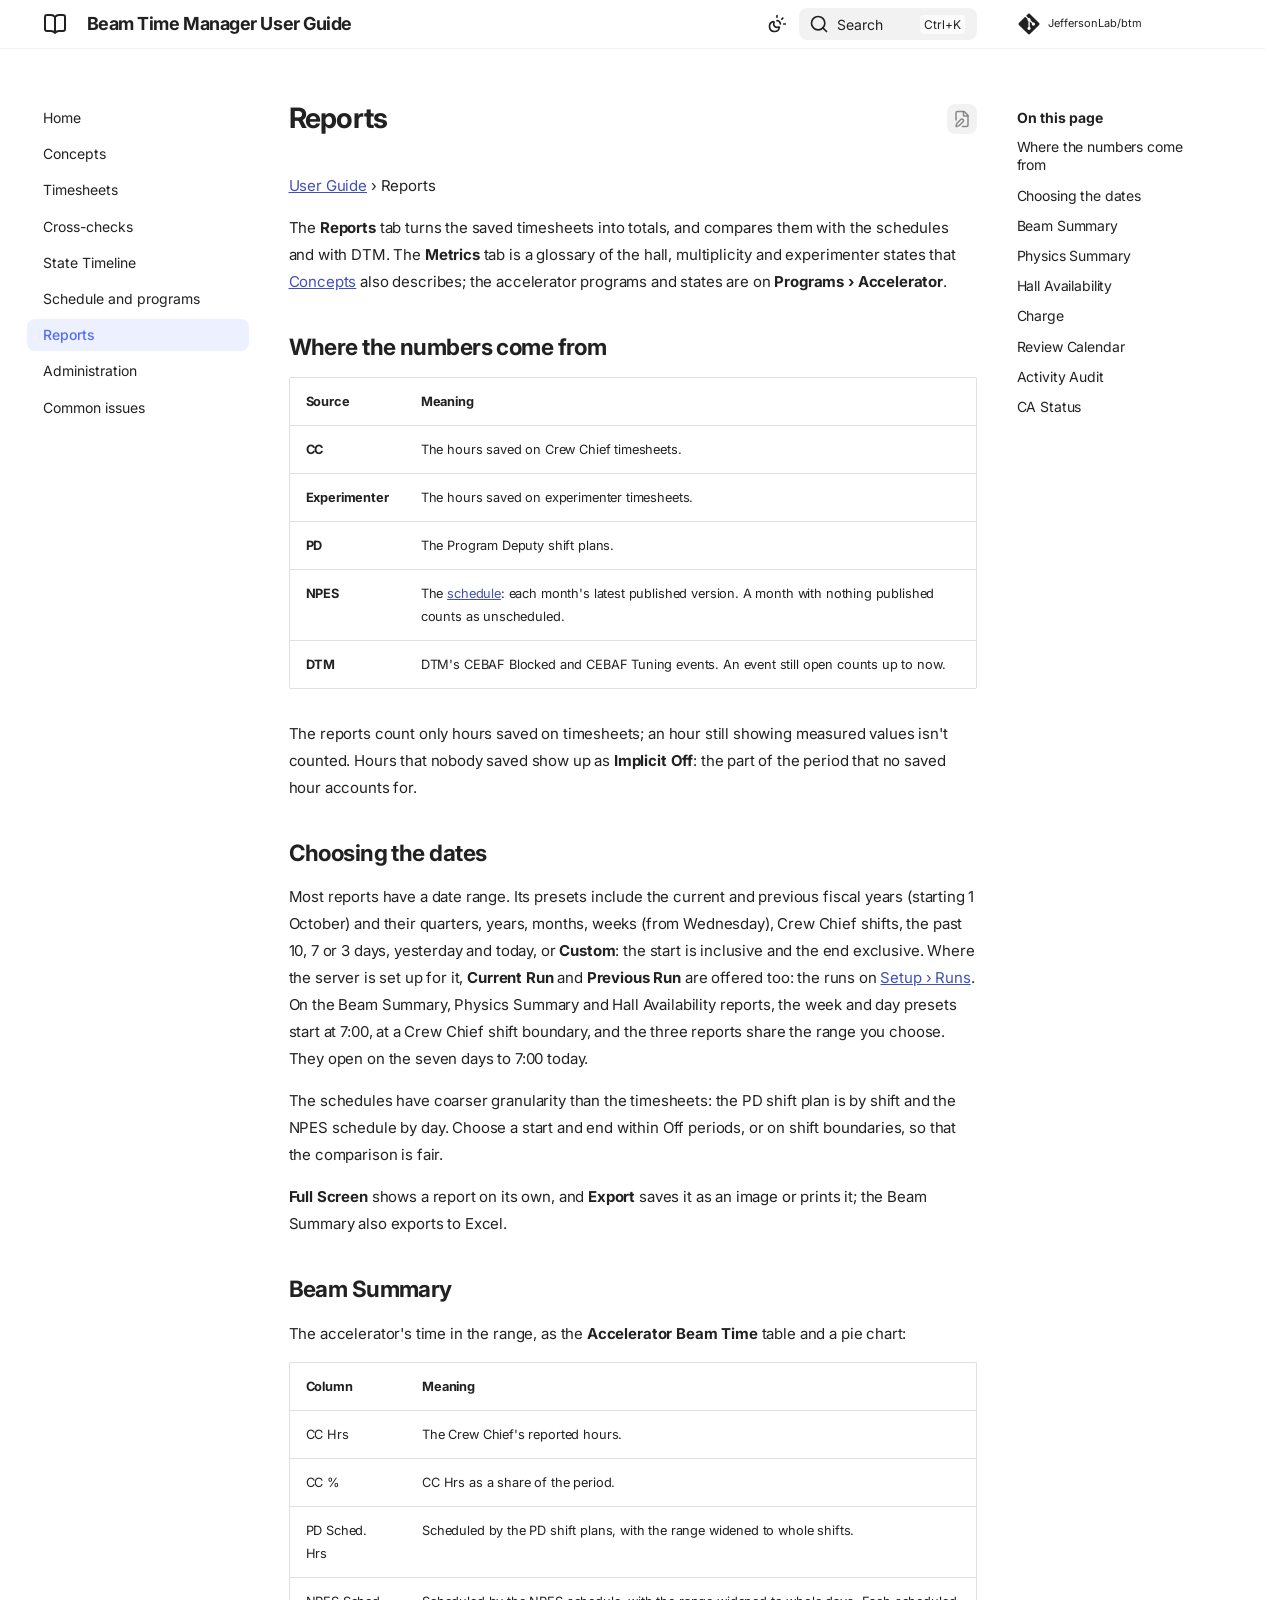
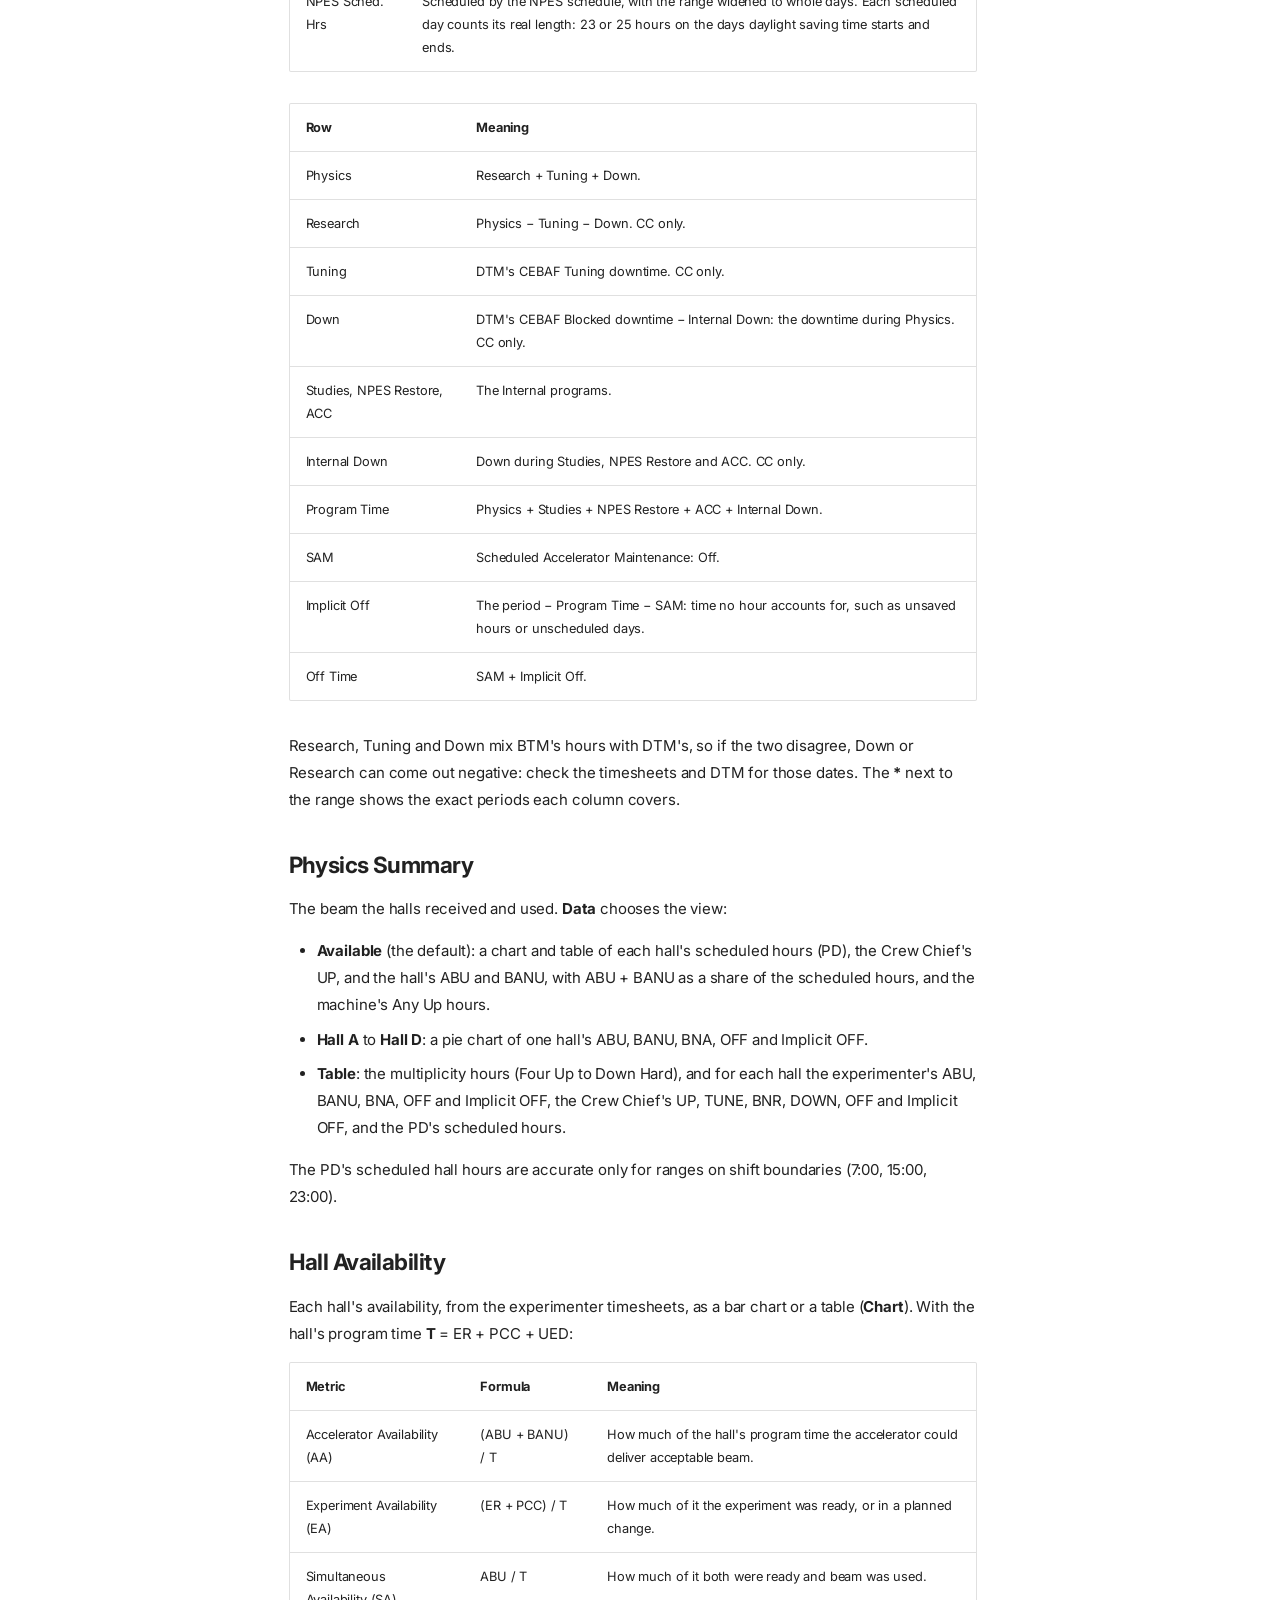
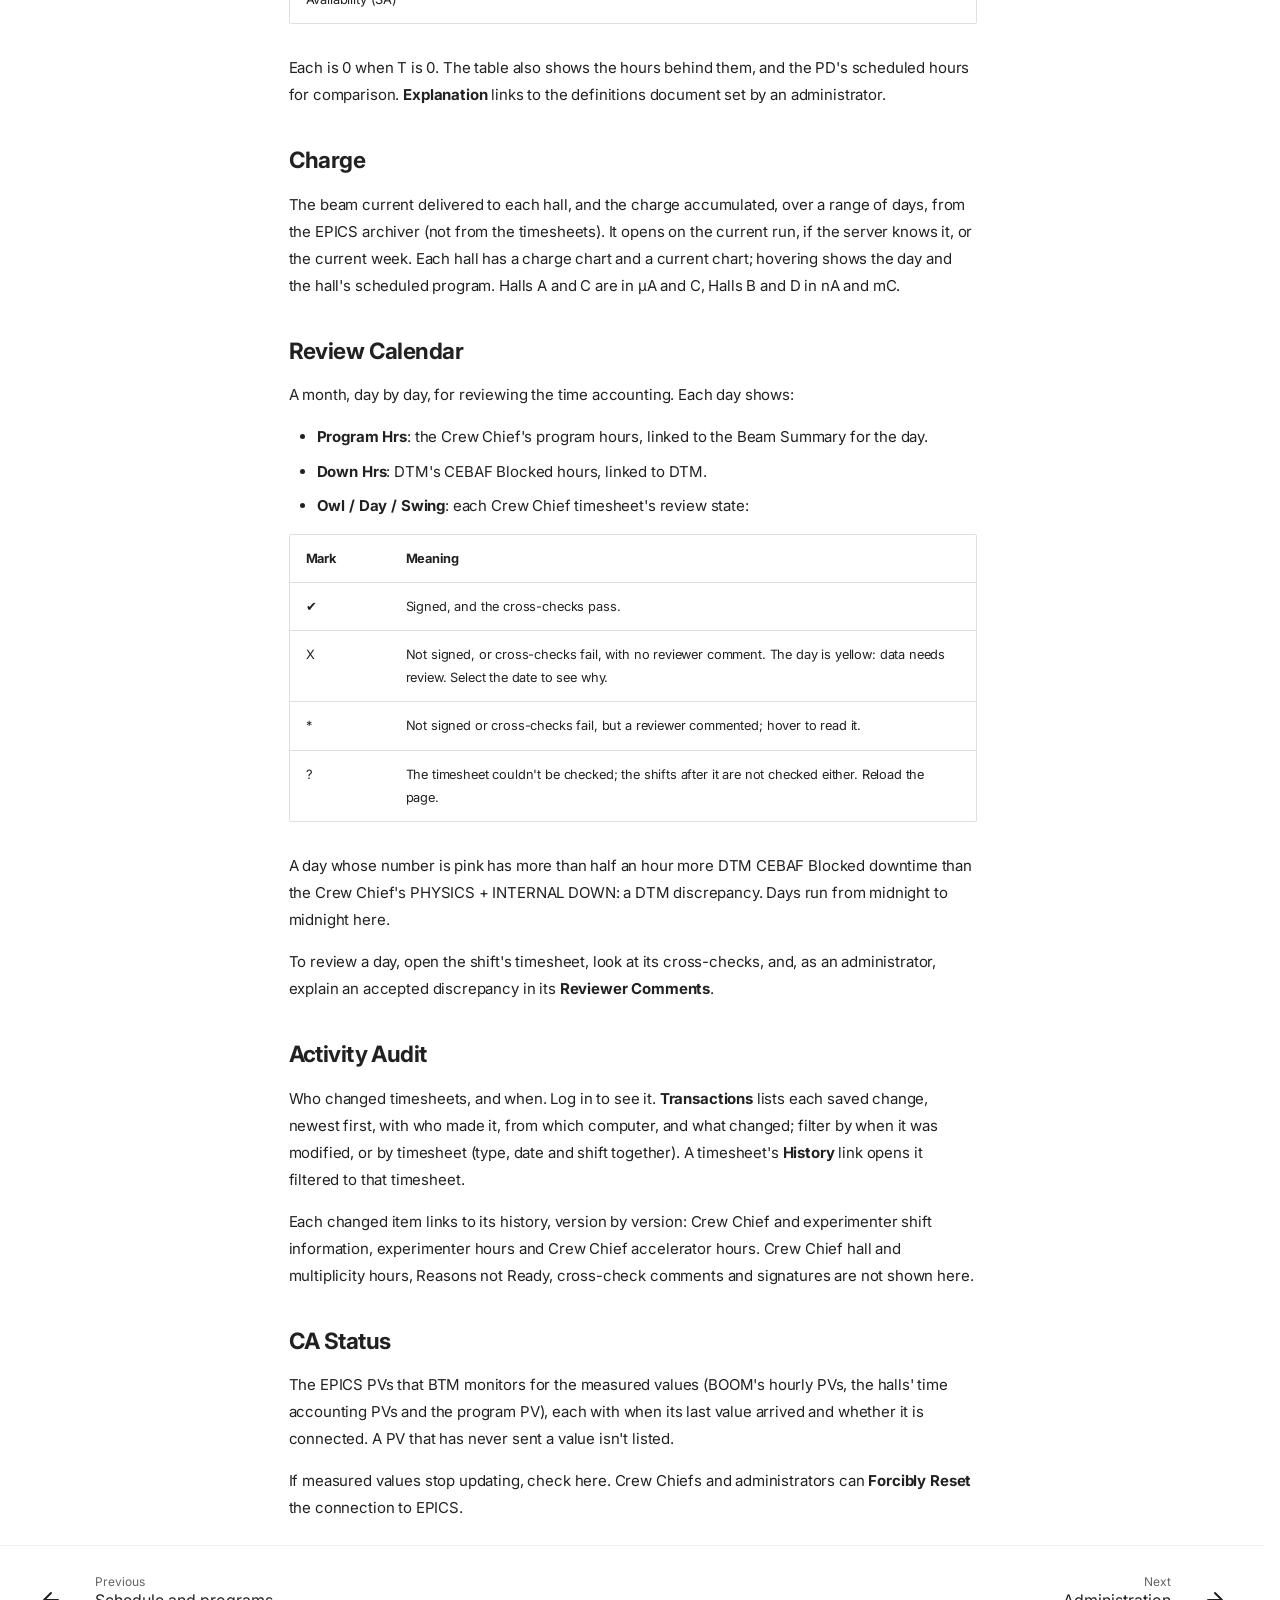
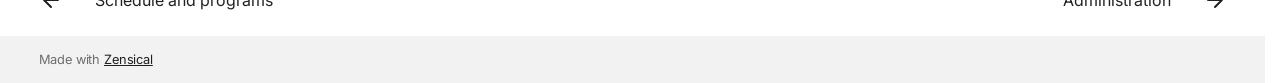
<file: latest/reports/index.html>
<!doctype html>
<html lang="en" class="no-js">
  <head>
    
      <meta charset="utf-8">
      <meta name="viewport" content="width=device-width,initial-scale=1">
      
        <meta name="description" content="How to account for accelerator and experimental hall beam time with Beam Time Manager (BTM)">
      
      
      
      
        <link rel="prev" href="../schedule/">
      
      
        <link rel="next" href="../administration/">
      
      
        
      
      
      <link rel="icon" href="../assets/images/favicon.png">
      <meta name="generator" content="zensical-0.0.69">
    
    
      
        <title>Reports - Beam Time Manager User Guide</title>
      
    
    
      
        
      
      <link rel="stylesheet" href="../assets/stylesheets/modern/main.e15858d4.min.css">
      
        
          
        
        <link rel="stylesheet" href="../assets/stylesheets/modern/palette.b27955a4.min.css">
      
      


    
    
      
    
    
      
        
        
        <link rel="preconnect" href="https://fonts.gstatic.com" crossorigin>
        <link rel="stylesheet" href="https://fonts.googleapis.com/css?family=Inter:300,300i,400,400i,500,500i,700,700i%7CJetBrains+Mono:400,400i,700,700i&amp;display=fallback">
        <style>:root{--md-text-font:"Inter";--md-code-font:"JetBrains Mono"}</style>
      
    
    
    <script>__md_scope=new URL("..",location),__md_scope.pathname.endsWith("/")||(__md_scope=new URL(__md_scope.pathname+"/",location)),__md_hash=e=>[...e].reduce(((e,t)=>(e<<5)-e+t.charCodeAt(0)),0),__md_get=(e,t=localStorage,_=__md_scope)=>JSON.parse(t.getItem(_.pathname+"."+e)),__md_set=(e,t,_=localStorage,a=__md_scope)=>{try{_.setItem(a.pathname+"."+e,JSON.stringify(t))}catch(e){}},document.documentElement.setAttribute("data-platform",navigator.platform)</script>
    
      

    
    
  </head>
  
  
    
    
      
    
    
    
    
    <body dir="ltr" data-md-color-scheme="default" data-md-color-primary="indigo" data-md-color-accent="indigo">
  
    
    <input class="md-toggle" data-md-toggle="drawer" type="checkbox" id="__drawer" autocomplete="off">
    <input class="md-toggle" data-md-toggle="search" type="checkbox" id="__search" autocomplete="off">
    <label class="md-overlay" for="__drawer" aria-hidden="true"></label>
    <div data-md-component="skip">
      <a href="#__skip" class="md-skip">
        Skip to content
      </a>
    </div>
    <div data-md-component="announce">
      
    </div>
    
    
      

  

<header class="md-header md-header--shadow" data-md-component="header">
  <nav class="md-header__inner md-grid" aria-label="Header">
    <a href="./.." title="Beam Time Manager User Guide" class="md-header__button md-logo" aria-label="Beam Time Manager User Guide" data-md-component="logo">
      
  
  <svg xmlns="http://www.w3.org/2000/svg" fill="none" stroke="currentColor" stroke-linecap="round" stroke-linejoin="round" stroke-width="2" class="lucide lucide-book-open" viewBox="0 0 24 24"><path d="M12 5v16M20.001 19A2 2 0 0 0 22 17V5a2 2 0 0 0-1.999-2L16 3.002A5 5 0 0 0 12 5a5 5 0 0 0-4-2H4a2 2 0 0 0-2 2v12a2 2 0 0 0 1.999 2H8a5 5 0 0 1 4 2 5 5 0 0 1 4-2z"/></svg>

    </a>
    <label class="md-header__button md-icon" for="__drawer" aria-label="Navigation">
      
      <svg xmlns="http://www.w3.org/2000/svg" fill="none" stroke="currentColor" stroke-linecap="round" stroke-linejoin="round" stroke-width="2" class="lucide lucide-menu" viewBox="0 0 24 24"><path d="M4 5h16M4 12h16M4 19h16"/></svg>
    </label>
    <div class="md-header__title" data-md-component="header-title">
      <div class="md-header__ellipsis">
        <div class="md-header__topic">
          <span class="md-ellipsis">
            Beam Time Manager User Guide
          </span>
        </div>
        <div class="md-header__topic" data-md-component="header-topic">
          <span class="md-ellipsis">
            
              Reports
            
          </span>
        </div>
      </div>
    </div>
    
      
        <form class="md-header__option" data-md-component="palette">
  
    
    
    
    <input class="md-option" data-md-color-media="(prefers-color-scheme)" data-md-color-scheme="default" data-md-color-primary="indigo" data-md-color-accent="indigo"  aria-label="Switch to light mode"  type="radio" name="__palette" id="__palette_0">
    
      <label class="md-header__button md-icon" title="Switch to light mode" for="__palette_1" hidden>
        <svg xmlns="http://www.w3.org/2000/svg" fill="none" stroke="currentColor" stroke-linecap="round" stroke-linejoin="round" stroke-width="2" class="lucide lucide-sun-moon" viewBox="0 0 24 24"><path d="M12 2v2M14.837 16.385a6 6 0 1 1-7.223-7.222c.624-.147.97.66.715 1.248a4 4 0 0 0 5.26 5.259c.589-.255 1.396.09 1.248.715M16 12a4 4 0 0 0-4-4M19 5l-1.256 1.256M20 12h2"/></svg>
      </label>
    
  
    
    
    
    <input class="md-option" data-md-color-media="(prefers-color-scheme: light)" data-md-color-scheme="default" data-md-color-primary="indigo" data-md-color-accent="indigo"  aria-label="Switch to dark mode"  type="radio" name="__palette" id="__palette_1">
    
      <label class="md-header__button md-icon" title="Switch to dark mode" for="__palette_2" hidden>
        <svg xmlns="http://www.w3.org/2000/svg" fill="none" stroke="currentColor" stroke-linecap="round" stroke-linejoin="round" stroke-width="2" class="lucide lucide-sun" viewBox="0 0 24 24"><circle cx="12" cy="12" r="4"/><path d="M12 2v2M12 20v2M4.93 4.93l1.41 1.41M17.66 17.66l1.41 1.41M2 12h2M20 12h2M6.34 17.66l-1.41 1.41M19.07 4.93l-1.41 1.41"/></svg>
      </label>
    
  
    
    
    
    <input class="md-option" data-md-color-media="(prefers-color-scheme: dark)" data-md-color-scheme="slate" data-md-color-primary="indigo" data-md-color-accent="indigo"  aria-label="Switch to system preference"  type="radio" name="__palette" id="__palette_2">
    
      <label class="md-header__button md-icon" title="Switch to system preference" for="__palette_0" hidden>
        <svg xmlns="http://www.w3.org/2000/svg" fill="none" stroke="currentColor" stroke-linecap="round" stroke-linejoin="round" stroke-width="2" class="lucide lucide-moon" viewBox="0 0 24 24"><path d="M20.985 12.486a9 9 0 1 1-9.473-9.472c.405-.022.617.46.402.803a6 6 0 0 0 8.268 8.268c.344-.215.825-.004.803.401"/></svg>
      </label>
    
  
</form>
      
    
    
      <script>var palette=__md_get("__palette");if(palette&&palette.color){if("(prefers-color-scheme)"===palette.color.media){var media=matchMedia("(prefers-color-scheme: light)"),input=document.querySelector(media.matches?"[data-md-color-media='(prefers-color-scheme: light)']":"[data-md-color-media='(prefers-color-scheme: dark)']");palette.color.media=input.getAttribute("data-md-color-media"),palette.color.scheme=input.getAttribute("data-md-color-scheme"),palette.color.primary=input.getAttribute("data-md-color-primary"),palette.color.accent=input.getAttribute("data-md-color-accent")}for(var[key,value]of Object.entries(palette.color))document.body.setAttribute("data-md-color-"+key,value)}</script>
    
    
    
      
      
        <label class="md-header__button md-icon" for="__search" aria-label="Search">
          
          <svg xmlns="http://www.w3.org/2000/svg" fill="none" stroke="currentColor" stroke-linecap="round" stroke-linejoin="round" stroke-width="2" class="lucide lucide-search" viewBox="0 0 24 24"><path d="m21 21-4.34-4.34"/><circle cx="11" cy="11" r="8"/></svg>
        </label>
        <div class="md-search" data-md-component="search" role="dialog" aria-label="Search">
  <button type="button" class="md-search__button">
    Search
  </button>
</div>
      
    
    <div class="md-header__source">
      
        <a href="https://github.com/JeffersonLab/btm" title="Go to repository" class="md-source" data-md-component="source">
  <div class="md-source__icon md-icon">
    
    <svg xmlns="http://www.w3.org/2000/svg" viewBox="0 0 448 512"><!--! Font Awesome Free 7.3.1 by @fontawesome - https://fontawesome.com License - https://fontawesome.com/license/free (Icons: CC BY 4.0, Fonts: SIL OFL 1.1, Code: MIT License) Copyright 2026 Fonticons, Inc.--><path fill="currentColor" d="M439.6 236.1 244 40.5c-5.4-5.5-12.8-8.5-20.4-8.5s-15 3-20.4 8.4L162.5 81l51.5 51.5c27.1-9.1 52.7 16.8 43.4 43.7l49.7 49.7c34.2-11.8 61.2 31 35.5 56.7-26.5 26.5-70.2-2.9-56-37.3L240.3 199v121.9c25.3 12.5 22.3 41.8 9.1 55-6.4 6.4-15.2 10.1-24.3 10.1s-17.8-3.6-24.3-10.1c-17.6-17.6-11.1-46.9 11.2-56v-123c-20.8-8.5-24.6-30.7-18.6-45L142.6 101 8.5 235.1C3 240.6 0 247.9 0 255.5s3 15 8.5 20.4l195.6 195.7c5.4 5.4 12.7 8.4 20.4 8.4s15-3 20.4-8.4l194.7-194.7c5.4-5.4 8.4-12.8 8.4-20.4s-3-15-8.4-20.4"/></svg>
  </div>
  <div class="md-source__repository">
    JeffersonLab/btm
  </div>
</a>
      
    </div>
  </nav>
  
</header>
    
    <div class="md-container" data-md-component="container">
      
      
        
          
        
      
      <main class="md-main" data-md-component="main">
        <div class="md-main__inner md-grid">
          
            
              
              <div class="md-sidebar md-sidebar--primary" data-md-component="sidebar" data-md-type="navigation" >
                <div class="md-sidebar__scrollwrap">
                  <div class="md-sidebar__inner">
                    



<nav class="md-nav md-nav--primary" aria-label="Navigation" data-md-level="0">
  <label class="md-nav__title" for="__drawer">
    <a href="./.." title="Beam Time Manager User Guide" class="md-nav__button md-logo" aria-label="Beam Time Manager User Guide" data-md-component="logo">
      
  
  <svg xmlns="http://www.w3.org/2000/svg" fill="none" stroke="currentColor" stroke-linecap="round" stroke-linejoin="round" stroke-width="2" class="lucide lucide-book-open" viewBox="0 0 24 24"><path d="M12 5v16M20.001 19A2 2 0 0 0 22 17V5a2 2 0 0 0-1.999-2L16 3.002A5 5 0 0 0 12 5a5 5 0 0 0-4-2H4a2 2 0 0 0-2 2v12a2 2 0 0 0 1.999 2H8a5 5 0 0 1 4 2 5 5 0 0 1 4-2z"/></svg>

    </a>
    Beam Time Manager User Guide
  </label>
  
    <div class="md-nav__source">
      <a href="https://github.com/JeffersonLab/btm" title="Go to repository" class="md-source" data-md-component="source">
  <div class="md-source__icon md-icon">
    
    <svg xmlns="http://www.w3.org/2000/svg" viewBox="0 0 448 512"><!--! Font Awesome Free 7.3.1 by @fontawesome - https://fontawesome.com License - https://fontawesome.com/license/free (Icons: CC BY 4.0, Fonts: SIL OFL 1.1, Code: MIT License) Copyright 2026 Fonticons, Inc.--><path fill="currentColor" d="M439.6 236.1 244 40.5c-5.4-5.5-12.8-8.5-20.4-8.5s-15 3-20.4 8.4L162.5 81l51.5 51.5c27.1-9.1 52.7 16.8 43.4 43.7l49.7 49.7c34.2-11.8 61.2 31 35.5 56.7-26.5 26.5-70.2-2.9-56-37.3L240.3 199v121.9c25.3 12.5 22.3 41.8 9.1 55-6.4 6.4-15.2 10.1-24.3 10.1s-17.8-3.6-24.3-10.1c-17.6-17.6-11.1-46.9 11.2-56v-123c-20.8-8.5-24.6-30.7-18.6-45L142.6 101 8.5 235.1C3 240.6 0 247.9 0 255.5s3 15 8.5 20.4l195.6 195.7c5.4 5.4 12.7 8.4 20.4 8.4s15-3 20.4-8.4l194.7-194.7c5.4-5.4 8.4-12.8 8.4-20.4s-3-15-8.4-20.4"/></svg>
  </div>
  <div class="md-source__repository">
    JeffersonLab/btm
  </div>
</a>
    </div>
  
  <ul class="md-nav__list" data-md-scrollfix>
    
      
      
  
  
  
  
    <li class="md-nav__item">
      <a href="./.." class="md-nav__link">
        
  
  
  <span class="md-ellipsis">
    
  
  Home

    
  </span>
  
  

      </a>
    </li>
  

    
      
      
  
  
  
  
    <li class="md-nav__item">
      <a href="../concepts/" class="md-nav__link">
        
  
  
  <span class="md-ellipsis">
    
  
  Concepts

    
  </span>
  
  

      </a>
    </li>
  

    
      
      
  
  
  
  
    <li class="md-nav__item">
      <a href="../timesheets/" class="md-nav__link">
        
  
  
  <span class="md-ellipsis">
    
  
  Timesheets

    
  </span>
  
  

      </a>
    </li>
  

    
      
      
  
  
  
  
    <li class="md-nav__item">
      <a href="../cross-checks/" class="md-nav__link">
        
  
  
  <span class="md-ellipsis">
    
  
  Cross-checks

    
  </span>
  
  

      </a>
    </li>
  

    
      
      
  
  
  
  
    <li class="md-nav__item">
      <a href="../state-timeline/" class="md-nav__link">
        
  
  
  <span class="md-ellipsis">
    
  
  State Timeline

    
  </span>
  
  

      </a>
    </li>
  

    
      
      
  
  
  
  
    <li class="md-nav__item">
      <a href="../schedule/" class="md-nav__link">
        
  
  
  <span class="md-ellipsis">
    
  
  Schedule and programs

    
  </span>
  
  

      </a>
    </li>
  

    
      
      
  
  
    
  
  
  
    <li class="md-nav__item md-nav__item--active">
      
      
      
      
        
      
      
        <label class="md-nav__link md-nav__link--active" for="__toc">
          
  
  
  <span class="md-ellipsis">
    
  
  Reports

    
  </span>
  
  

          <span class="md-nav__icon md-icon"></span>
        </label>
      
      <a href="././" class="md-nav__link md-nav__link--active">
        
  
  
  <span class="md-ellipsis">
    
  
  Reports

    
  </span>
  
  

      </a>
      
        


<nav class="md-nav md-nav--secondary" aria-label="On this page">
  
  
  
    
  
  
    <label class="md-nav__title" for="__toc">
      <span class="md-nav__icon md-icon"></span>
      On this page
    </label>
    <ul class="md-nav__list" data-md-component="toc" data-md-scrollfix>
      
        <li class="md-nav__item">
  <a href="#where-the-numbers-come-from" class="md-nav__link">
    <span class="md-ellipsis">
      <span class="md-typeset">
        Where the numbers come from
      </span>
    </span>
  </a>
  
</li>
      
        <li class="md-nav__item">
  <a href="#choosing-the-dates" class="md-nav__link">
    <span class="md-ellipsis">
      <span class="md-typeset">
        Choosing the dates
      </span>
    </span>
  </a>
  
</li>
      
        <li class="md-nav__item">
  <a href="#beam-summary" class="md-nav__link">
    <span class="md-ellipsis">
      <span class="md-typeset">
        Beam Summary
      </span>
    </span>
  </a>
  
</li>
      
        <li class="md-nav__item">
  <a href="#physics-summary" class="md-nav__link">
    <span class="md-ellipsis">
      <span class="md-typeset">
        Physics Summary
      </span>
    </span>
  </a>
  
</li>
      
        <li class="md-nav__item">
  <a href="#hall-availability" class="md-nav__link">
    <span class="md-ellipsis">
      <span class="md-typeset">
        Hall Availability
      </span>
    </span>
  </a>
  
</li>
      
        <li class="md-nav__item">
  <a href="#charge" class="md-nav__link">
    <span class="md-ellipsis">
      <span class="md-typeset">
        Charge
      </span>
    </span>
  </a>
  
</li>
      
        <li class="md-nav__item">
  <a href="#review-calendar" class="md-nav__link">
    <span class="md-ellipsis">
      <span class="md-typeset">
        Review Calendar
      </span>
    </span>
  </a>
  
</li>
      
        <li class="md-nav__item">
  <a href="#activity-audit" class="md-nav__link">
    <span class="md-ellipsis">
      <span class="md-typeset">
        Activity Audit
      </span>
    </span>
  </a>
  
</li>
      
        <li class="md-nav__item">
  <a href="#ca-status" class="md-nav__link">
    <span class="md-ellipsis">
      <span class="md-typeset">
        CA Status
      </span>
    </span>
  </a>
  
</li>
      
    </ul>
  
</nav>
      
    </li>
  

    
      
      
  
  
  
  
    <li class="md-nav__item">
      <a href="../administration/" class="md-nav__link">
        
  
  
  <span class="md-ellipsis">
    
  
  Administration

    
  </span>
  
  

      </a>
    </li>
  

    
      
      
  
  
  
  
    <li class="md-nav__item">
      <a href="../common-issues/" class="md-nav__link">
        
  
  
  <span class="md-ellipsis">
    
  
  Common issues

    
  </span>
  
  

      </a>
    </li>
  

    
  </ul>
</nav>
                  </div>
                </div>
              </div>
            
            
              
              <div class="md-sidebar md-sidebar--secondary" data-md-component="sidebar" data-md-type="toc" >
                <div class="md-sidebar__scrollwrap">
                  
                    
                    
                    
                      
                    
                    
                      <input class="md-nav__toggle md-toggle" type="checkbox" id="__toc">
                      <div class="md-sidebar-button__wrapper">
                        <label class="md-sidebar-button" for="__toc"></label>
                      </div>
                    
                  
                  <div class="md-sidebar__inner">
                    


<nav class="md-nav md-nav--secondary" aria-label="On this page">
  
  
  
    
  
  
    <label class="md-nav__title" for="__toc">
      <span class="md-nav__icon md-icon"></span>
      On this page
    </label>
    <ul class="md-nav__list" data-md-component="toc" data-md-scrollfix>
      
        <li class="md-nav__item">
  <a href="#where-the-numbers-come-from" class="md-nav__link">
    <span class="md-ellipsis">
      <span class="md-typeset">
        Where the numbers come from
      </span>
    </span>
  </a>
  
</li>
      
        <li class="md-nav__item">
  <a href="#choosing-the-dates" class="md-nav__link">
    <span class="md-ellipsis">
      <span class="md-typeset">
        Choosing the dates
      </span>
    </span>
  </a>
  
</li>
      
        <li class="md-nav__item">
  <a href="#beam-summary" class="md-nav__link">
    <span class="md-ellipsis">
      <span class="md-typeset">
        Beam Summary
      </span>
    </span>
  </a>
  
</li>
      
        <li class="md-nav__item">
  <a href="#physics-summary" class="md-nav__link">
    <span class="md-ellipsis">
      <span class="md-typeset">
        Physics Summary
      </span>
    </span>
  </a>
  
</li>
      
        <li class="md-nav__item">
  <a href="#hall-availability" class="md-nav__link">
    <span class="md-ellipsis">
      <span class="md-typeset">
        Hall Availability
      </span>
    </span>
  </a>
  
</li>
      
        <li class="md-nav__item">
  <a href="#charge" class="md-nav__link">
    <span class="md-ellipsis">
      <span class="md-typeset">
        Charge
      </span>
    </span>
  </a>
  
</li>
      
        <li class="md-nav__item">
  <a href="#review-calendar" class="md-nav__link">
    <span class="md-ellipsis">
      <span class="md-typeset">
        Review Calendar
      </span>
    </span>
  </a>
  
</li>
      
        <li class="md-nav__item">
  <a href="#activity-audit" class="md-nav__link">
    <span class="md-ellipsis">
      <span class="md-typeset">
        Activity Audit
      </span>
    </span>
  </a>
  
</li>
      
        <li class="md-nav__item">
  <a href="#ca-status" class="md-nav__link">
    <span class="md-ellipsis">
      <span class="md-typeset">
        CA Status
      </span>
    </span>
  </a>
  
</li>
      
    </ul>
  
</nav>
                  </div>
                </div>
              </div>
            
          
          
            <div class="md-content" data-md-component="content">
              
              <article class="md-content__inner md-typeset">
                <a id="__skip" tabindex="-1"></a>
                
                  

  
    <a href="https://github.com/JeffersonLab/btm/edit/main/docs/user-guide/reports.md" title="Edit this page" class="md-content__button md-icon" rel="edit">
      
      <svg xmlns="http://www.w3.org/2000/svg" fill="none" stroke="currentColor" stroke-linecap="round" stroke-linejoin="round" stroke-width="2" class="lucide lucide-file-pen" viewBox="0 0 24 24"><path d="M12.659 22H18a2 2 0 0 0 2-2V8a2.4 2.4 0 0 0-.706-1.706l-3.588-3.588A2.4 2.4 0 0 0 14 2H6a2 2 0 0 0-2 2v9.34"/><path d="M14 2v5a1 1 0 0 0 1 1h5M10.378 12.622a1 1 0 0 1 3 3.003L8.36 20.637a2 2 0 0 1-.854.506l-2.867.837a.5.5 0 0 1-.62-.62l.836-2.869a2 2 0 0 1 .506-.853z"/></svg>
    </a>
  
  


<h1 id="reports">Reports<a class="headerlink" href="#reports" title="Permanent link">&para;</a></h1>
<p><a href="../">User Guide</a> › Reports</p>
<p>The <strong>Reports</strong> tab turns the saved timesheets into totals, and compares them with the schedules
and with DTM. The <strong>Metrics</strong> tab is a glossary of the hall, multiplicity and experimenter states that
<a href="../concepts/#accelerator-states">Concepts</a> also describes; the accelerator programs and states
are on <strong>Programs › Accelerator</strong>.</p>
<h2 id="where-the-numbers-come-from">Where the numbers come from<a class="headerlink" href="#where-the-numbers-come-from" title="Permanent link">&para;</a></h2>
<table>
<thead>
<tr>
<th>Source</th>
<th>Meaning</th>
</tr>
</thead>
<tbody>
<tr>
<td><strong>CC</strong></td>
<td>The hours saved on Crew Chief timesheets.</td>
</tr>
<tr>
<td><strong>Experimenter</strong></td>
<td>The hours saved on experimenter timesheets.</td>
</tr>
<tr>
<td><strong>PD</strong></td>
<td>The Program Deputy shift plans.</td>
</tr>
<tr>
<td><strong>NPES</strong></td>
<td>The <a href="../schedule/">schedule</a>: each month's latest published version. A month with nothing published counts as unscheduled.</td>
</tr>
<tr>
<td><strong>DTM</strong></td>
<td>DTM's CEBAF Blocked and CEBAF Tuning events. An event still open counts up to now.</td>
</tr>
</tbody>
</table>
<p>The reports count only hours saved on timesheets; an hour still showing measured values isn't
counted. Hours that nobody saved show up as <strong>Implicit Off</strong>: the part of the period that no
saved hour accounts for.</p>
<h2 id="choosing-the-dates">Choosing the dates<a class="headerlink" href="#choosing-the-dates" title="Permanent link">&para;</a></h2>
<p>Most reports have a date range. Its presets include the current and previous fiscal years
(starting 1 October) and their quarters, years, months, weeks (from Wednesday), Crew Chief
shifts, the past 10, 7 or 3 days, yesterday and today, or <strong>Custom</strong>: the start is inclusive and
the end exclusive. Where the server is set up for it, <strong>Current Run</strong> and <strong>Previous Run</strong> are offered
too: the runs on <a href="../administration/#runs">Setup › Runs</a>. On the Beam Summary, Physics Summary and Hall Availability reports, the week
and day presets start at 7:00, at a Crew Chief shift boundary, and the three reports share the
range you choose. They open on the seven days to 7:00 today.</p>
<p>The schedules have coarser granularity than the timesheets: the PD shift plan is by shift and
the NPES schedule by day. Choose a start and end within Off periods, or on shift boundaries, so
that the comparison is fair.</p>
<p><strong>Full Screen</strong> shows a report on its own, and <strong>Export</strong> saves it as an image or prints it; the
Beam Summary also exports to Excel.</p>
<h2 id="beam-summary">Beam Summary<a class="headerlink" href="#beam-summary" title="Permanent link">&para;</a></h2>
<p>The accelerator's time in the range, as the <strong>Accelerator Beam Time</strong> table and a pie chart:</p>
<table>
<thead>
<tr>
<th>Column</th>
<th>Meaning</th>
</tr>
</thead>
<tbody>
<tr>
<td>CC Hrs</td>
<td>The Crew Chief's reported hours.</td>
</tr>
<tr>
<td>CC %</td>
<td>CC Hrs as a share of the period.</td>
</tr>
<tr>
<td>PD Sched. Hrs</td>
<td>Scheduled by the PD shift plans, with the range widened to whole shifts.</td>
</tr>
<tr>
<td>NPES Sched. Hrs</td>
<td>Scheduled by the NPES schedule, with the range widened to whole days. Each scheduled day counts its real length: 23 or 25 hours on the days daylight saving time starts and ends.</td>
</tr>
</tbody>
</table>
<table>
<thead>
<tr>
<th>Row</th>
<th>Meaning</th>
</tr>
</thead>
<tbody>
<tr>
<td>Physics</td>
<td>Research + Tuning + Down.</td>
</tr>
<tr>
<td>Research</td>
<td>Physics − Tuning − Down. CC only.</td>
</tr>
<tr>
<td>Tuning</td>
<td>DTM's CEBAF Tuning downtime. CC only.</td>
</tr>
<tr>
<td>Down</td>
<td>DTM's CEBAF Blocked downtime − Internal Down: the downtime during Physics. CC only.</td>
</tr>
<tr>
<td>Studies, NPES Restore, ACC</td>
<td>The Internal programs.</td>
</tr>
<tr>
<td>Internal Down</td>
<td>Down during Studies, NPES Restore and ACC. CC only.</td>
</tr>
<tr>
<td>Program Time</td>
<td>Physics + Studies + NPES Restore + ACC + Internal Down.</td>
</tr>
<tr>
<td>SAM</td>
<td>Scheduled Accelerator Maintenance: Off.</td>
</tr>
<tr>
<td>Implicit Off</td>
<td>The period − Program Time − SAM: time no hour accounts for, such as unsaved hours or unscheduled days.</td>
</tr>
<tr>
<td>Off Time</td>
<td>SAM + Implicit Off.</td>
</tr>
</tbody>
</table>
<p>Research, Tuning and Down mix BTM's hours with DTM's, so if the two disagree, Down or Research
can come out negative: check the timesheets and DTM for those dates. The <strong>*</strong> next to the
range shows the exact periods each column covers.</p>
<h2 id="physics-summary">Physics Summary<a class="headerlink" href="#physics-summary" title="Permanent link">&para;</a></h2>
<p>The beam the halls received and used. <strong>Data</strong> chooses the view:</p>
<ul>
<li><strong>Available</strong> (the default): a chart and table of each hall's scheduled hours (PD), the Crew
  Chief's UP, and the hall's ABU and BANU, with ABU + BANU as a share of the scheduled hours, and
  the machine's Any Up hours.</li>
<li><strong>Hall A</strong> to <strong>Hall D</strong>: a pie chart of one hall's ABU, BANU, BNA, OFF and Implicit OFF.</li>
<li><strong>Table</strong>: the multiplicity hours (Four Up to Down Hard), and for each hall the experimenter's
  ABU, BANU, BNA, OFF and Implicit OFF, the Crew Chief's UP, TUNE, BNR, DOWN, OFF and Implicit
  OFF, and the PD's scheduled hours.</li>
</ul>
<p>The PD's scheduled hall hours are accurate only for ranges on shift boundaries (7:00, 15:00,
23:00).</p>
<h2 id="hall-availability">Hall Availability<a class="headerlink" href="#hall-availability" title="Permanent link">&para;</a></h2>
<p>Each hall's availability, from the experimenter timesheets, as a bar chart or a table (<strong>Chart</strong>).
With the hall's program time <strong>T</strong> = ER + PCC + UED:</p>
<table>
<thead>
<tr>
<th>Metric</th>
<th>Formula</th>
<th>Meaning</th>
</tr>
</thead>
<tbody>
<tr>
<td>Accelerator Availability (AA)</td>
<td>(ABU + BANU) / T</td>
<td>How much of the hall's program time the accelerator could deliver acceptable beam.</td>
</tr>
<tr>
<td>Experiment Availability (EA)</td>
<td>(ER + PCC) / T</td>
<td>How much of it the experiment was ready, or in a planned change.</td>
</tr>
<tr>
<td>Simultaneous Availability (SA)</td>
<td>ABU / T</td>
<td>How much of it both were ready and beam was used.</td>
</tr>
</tbody>
</table>
<p>Each is 0 when T is 0. The table also shows the hours behind them, and the PD's scheduled hours
for comparison. <strong>Explanation</strong> links to the definitions document set by an administrator.</p>
<h2 id="charge">Charge<a class="headerlink" href="#charge" title="Permanent link">&para;</a></h2>
<p>The beam current delivered to each hall, and the charge accumulated, over a range of days, from
the EPICS archiver (not from the timesheets). It opens on the current run, if the server knows
it, or the current week. Each hall has a charge chart and a current chart; hovering shows the
day and the hall's scheduled program. Halls A and C are in μA and C, Halls B and D in nA and mC.</p>
<h2 id="review-calendar">Review Calendar<a class="headerlink" href="#review-calendar" title="Permanent link">&para;</a></h2>
<p>A month, day by day, for reviewing the time accounting. Each day shows:</p>
<ul>
<li><strong>Program Hrs</strong>: the Crew Chief's program hours, linked to the Beam Summary for the day.</li>
<li><strong>Down Hrs</strong>: DTM's CEBAF Blocked hours, linked to DTM.</li>
<li><strong>Owl / Day / Swing</strong>: each Crew Chief timesheet's review state:</li>
</ul>
<table>
<thead>
<tr>
<th>Mark</th>
<th>Meaning</th>
</tr>
</thead>
<tbody>
<tr>
<td>✔</td>
<td>Signed, and the cross-checks pass.</td>
</tr>
<tr>
<td>X</td>
<td>Not signed, or cross-checks fail, with no reviewer comment. The day is yellow: data needs review. Select the date to see why.</td>
</tr>
<tr>
<td>*</td>
<td>Not signed or cross-checks fail, but a reviewer commented; hover to read it.</td>
</tr>
<tr>
<td>?</td>
<td>The timesheet couldn't be checked; the shifts after it are not checked either. Reload the page.</td>
</tr>
</tbody>
</table>
<p>A day whose number is pink has more than half an hour more DTM CEBAF Blocked downtime than the
Crew Chief's PHYSICS + INTERNAL DOWN: a DTM discrepancy. Days run from midnight to midnight here.</p>
<p>To review a day, open the shift's timesheet, look at its cross-checks, and, as an administrator,
explain an accepted discrepancy in its <strong>Reviewer Comments</strong>.</p>
<h2 id="activity-audit">Activity Audit<a class="headerlink" href="#activity-audit" title="Permanent link">&para;</a></h2>
<p>Who changed timesheets, and when. Log in to see it. <strong>Transactions</strong> lists each saved change,
newest first, with who made it, from which computer, and what changed; filter by when it was
modified, or by timesheet (type, date and shift together). A timesheet's <strong>History</strong> link opens
it filtered to that timesheet.</p>
<p>Each changed item links to its history, version by version: Crew Chief and experimenter shift
information, experimenter hours and Crew Chief accelerator hours. Crew Chief hall and
multiplicity hours, Reasons not Ready, cross-check comments and signatures are not shown here.</p>
<h2 id="ca-status">CA Status<a class="headerlink" href="#ca-status" title="Permanent link">&para;</a></h2>
<p>The EPICS PVs that BTM monitors for the measured values (BOOM's hourly PVs, the halls' time
accounting PVs and the program PV), each with when its last value arrived and whether it is
connected. A PV that has never sent a value isn't listed.</p>
<p>If measured values stop updating, check here. Crew Chiefs and administrators can <strong>Forcibly
Reset</strong> the connection to EPICS.</p>














                
              </article>
            </div>
          
          
<script>var target=document.getElementById(location.hash.slice(1));target&&target.name&&(target.checked=target.name.startsWith("__tabbed_"))</script>
        </div>
        
          <button type="button" class="md-top md-icon" data-md-component="top" hidden>
  
  <svg xmlns="http://www.w3.org/2000/svg" fill="none" stroke="currentColor" stroke-linecap="round" stroke-linejoin="round" stroke-width="2" class="lucide lucide-circle-arrow-up" viewBox="0 0 24 24"><circle cx="12" cy="12" r="10"/><path d="m16 12-4-4-4 4M12 16V8"/></svg>
  Back to top
</button>
        
      </main>
      
        <footer class="md-footer">
  
    
      
      <nav class="md-footer__inner md-grid" aria-label="Footer" >
        
          
          <a href="../schedule/" class="md-footer__link md-footer__link--prev" aria-label="Previous: Schedule and programs">
            <div class="md-footer__button md-icon">
              
              <svg xmlns="http://www.w3.org/2000/svg" fill="none" stroke="currentColor" stroke-linecap="round" stroke-linejoin="round" stroke-width="2" class="lucide lucide-arrow-left" viewBox="0 0 24 24"><path d="m12 19-7-7 7-7M19 12H5"/></svg>
            </div>
            <div class="md-footer__title">
              <span class="md-footer__direction">
                Previous
              </span>
              <div class="md-ellipsis">
                Schedule and programs
              </div>
            </div>
          </a>
        
        
          
          <a href="../administration/" class="md-footer__link md-footer__link--next" aria-label="Next: Administration">
            <div class="md-footer__title">
              <span class="md-footer__direction">
                Next
              </span>
              <div class="md-ellipsis">
                Administration
              </div>
            </div>
            <div class="md-footer__button md-icon">
              
              <svg xmlns="http://www.w3.org/2000/svg" fill="none" stroke="currentColor" stroke-linecap="round" stroke-linejoin="round" stroke-width="2" class="lucide lucide-arrow-right" viewBox="0 0 24 24"><path d="M5 12h14M12 5l7 7-7 7"/></svg>
            </div>
          </a>
        
      </nav>
    
  
  <div class="md-footer-meta md-typeset">
    <div class="md-footer-meta__inner md-grid">
      <div class="md-copyright">
  
  
    Made with
    <a href="https://zensical.org/" target="_blank" rel="noopener">
      Zensical
    </a>
  
</div>
      
    </div>
  </div>
</footer>
      
    </div>
    <div class="md-dialog" data-md-component="dialog" role="status" aria-atomic="true">
      <div class="md-dialog__inner md-typeset"></div>
    </div>
    
    
    
      
      
      
      
        
        
      <script id="__config" type="application/json">{"annotate":null,"base":"..","features":["content.action.edit","navigation.footer","navigation.top","search.highlight"],"redirect":null,"search":"../assets/javascripts/workers/search.7d14d953.min.js","tags":null,"translations":{"clipboard.copied":"Copied to clipboard","clipboard.copy":"Copy to clipboard","clipboard.error":"Could not copy to clipboard","search.result.more.one":"1 more on this page","search.result.more.other":"# more on this page","search.result.none":"No matching documents","search.result.one":"1 matching document","search.result.other":"# matching documents","search.result.placeholder":"Type to start searching","search.result.term.missing":"Missing","select.version":"Select version"},"version":null}</script>
    
    
      <script src="../assets/javascripts/bundle.8b1c90bd.min.js"></script>
      
    
  </body>
</html>
</file>
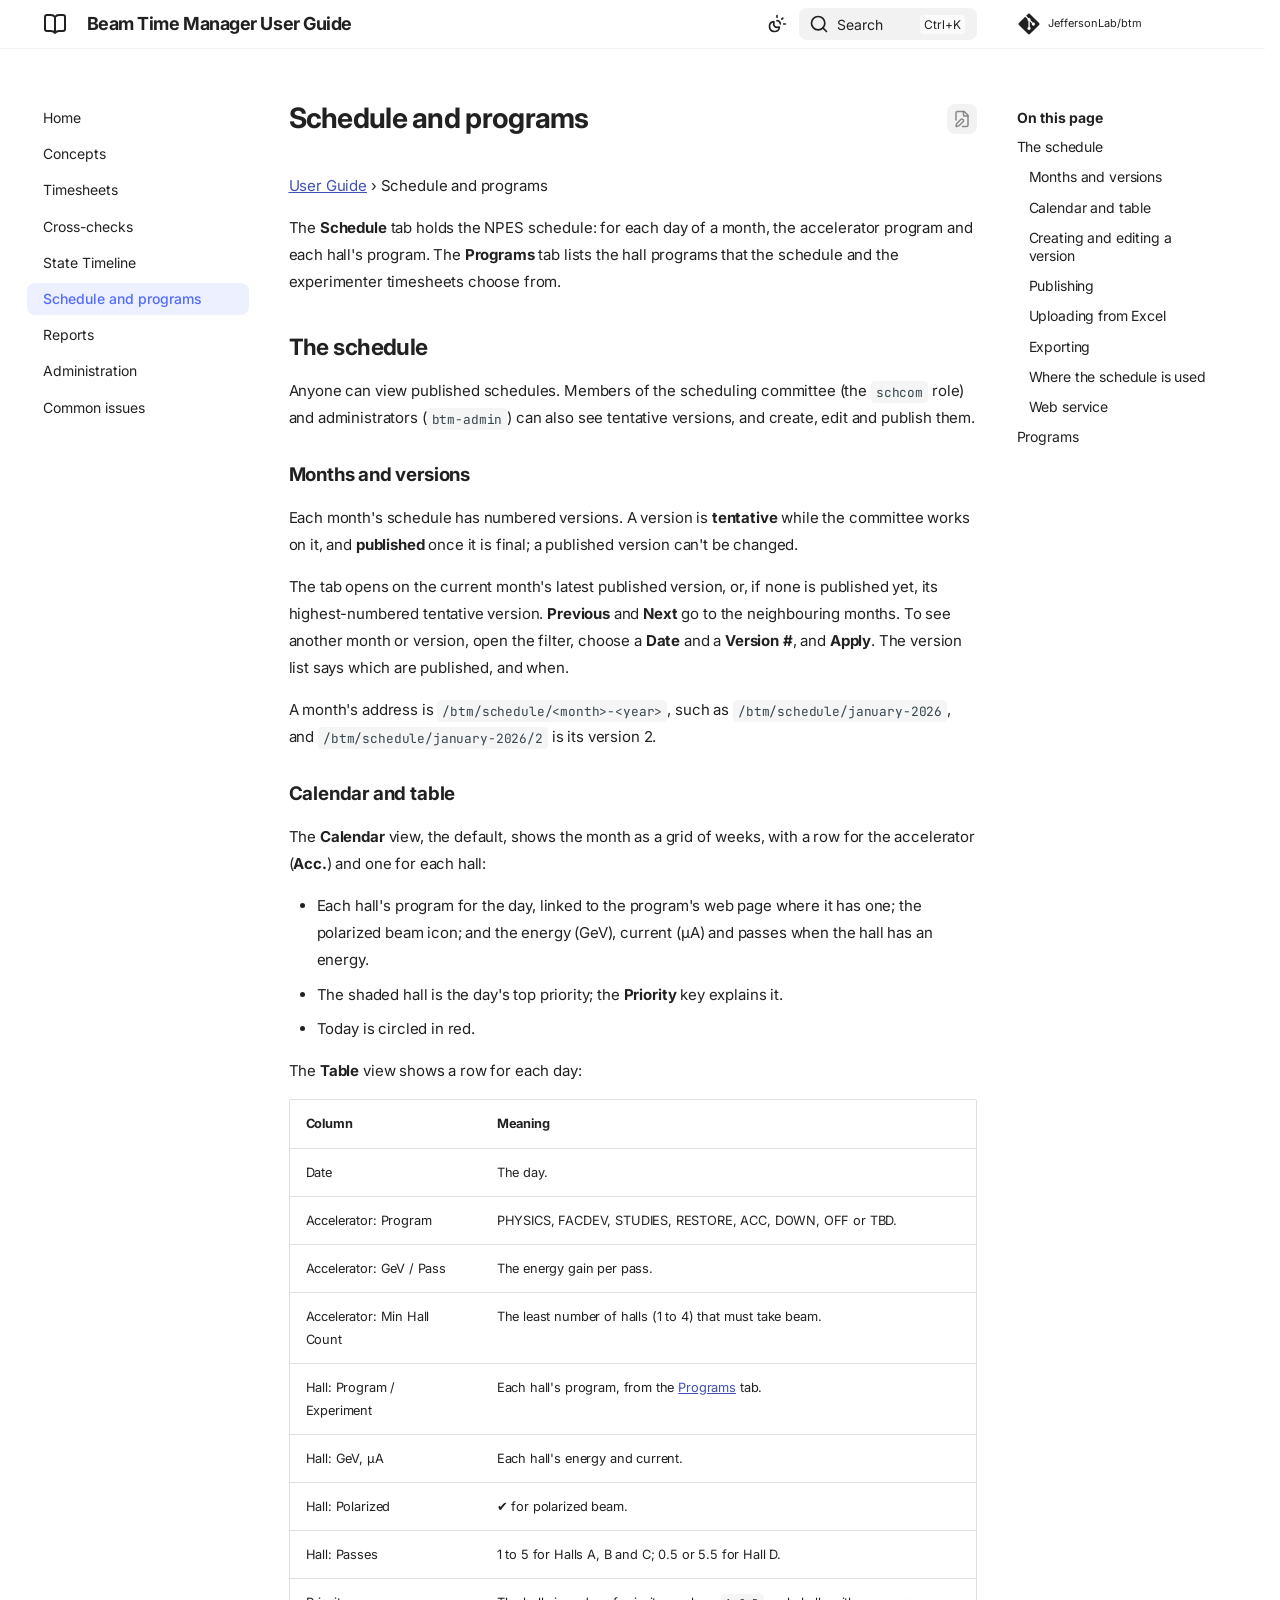
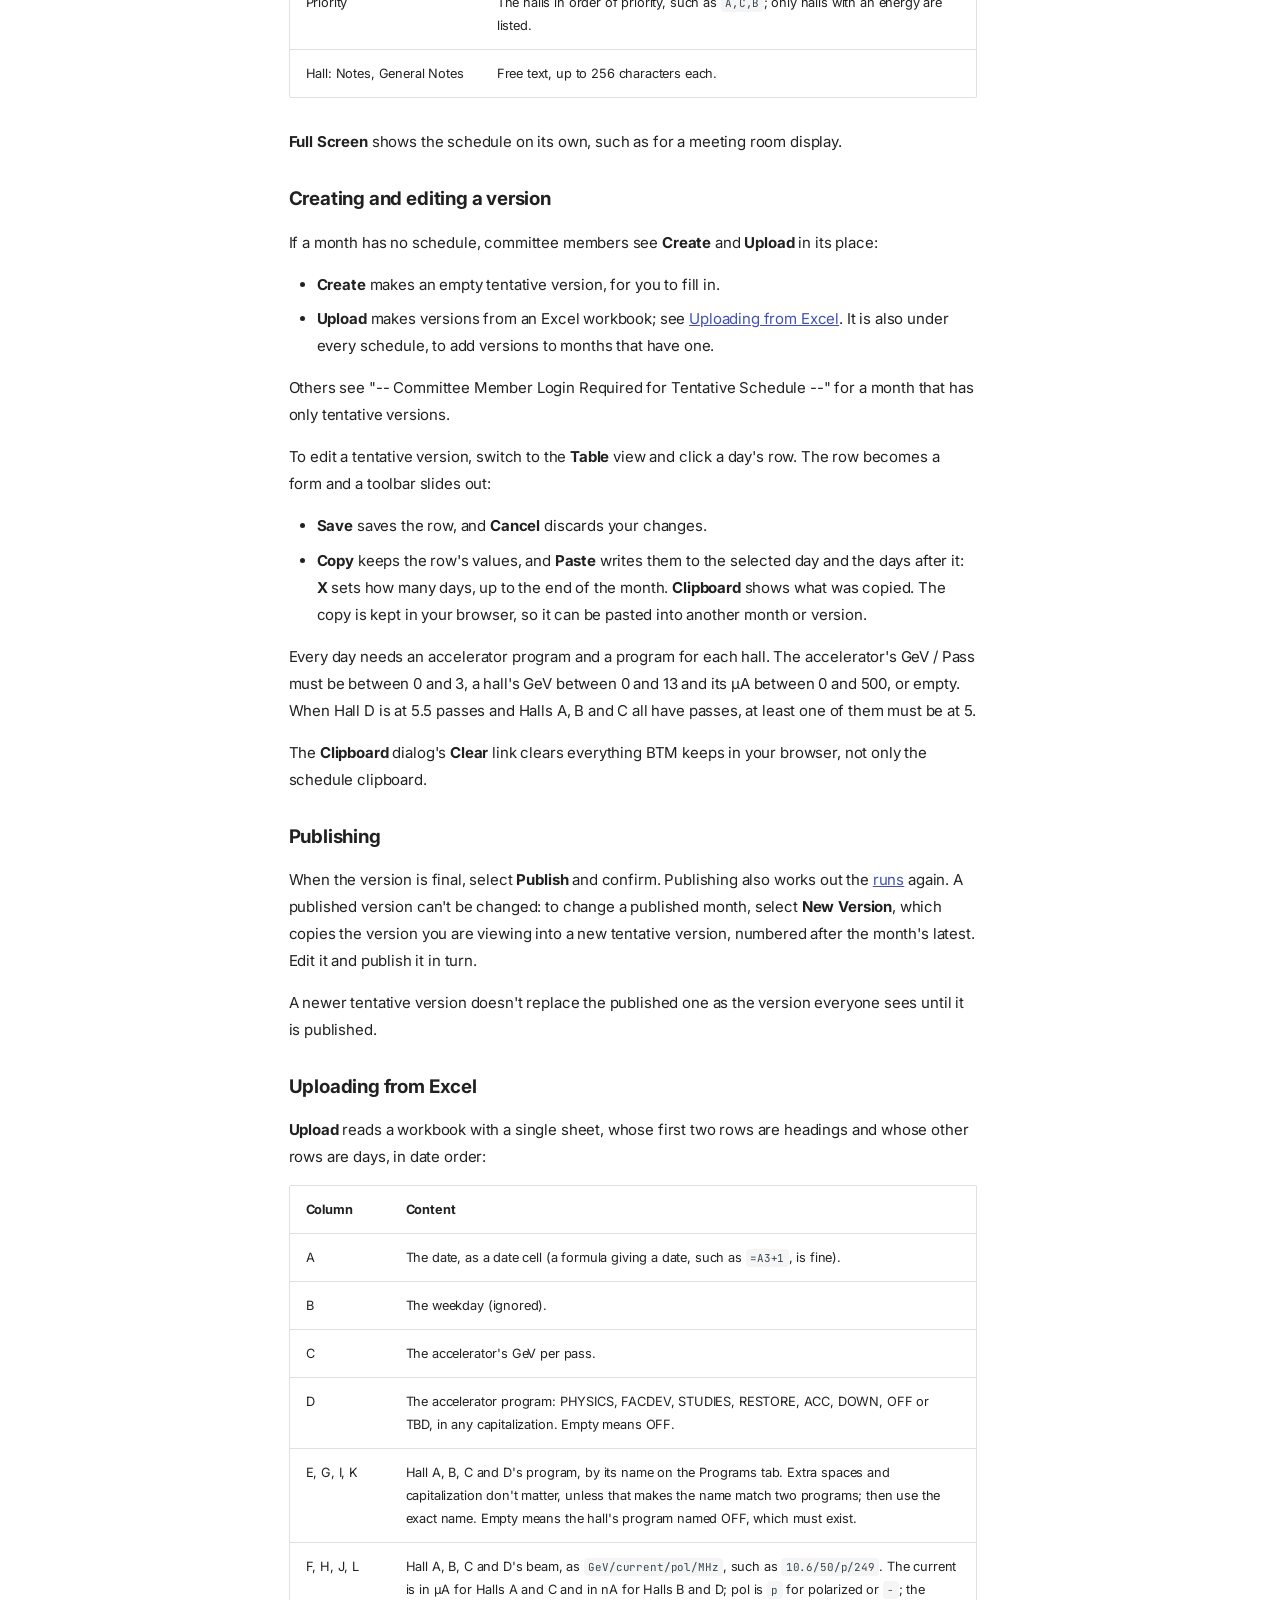
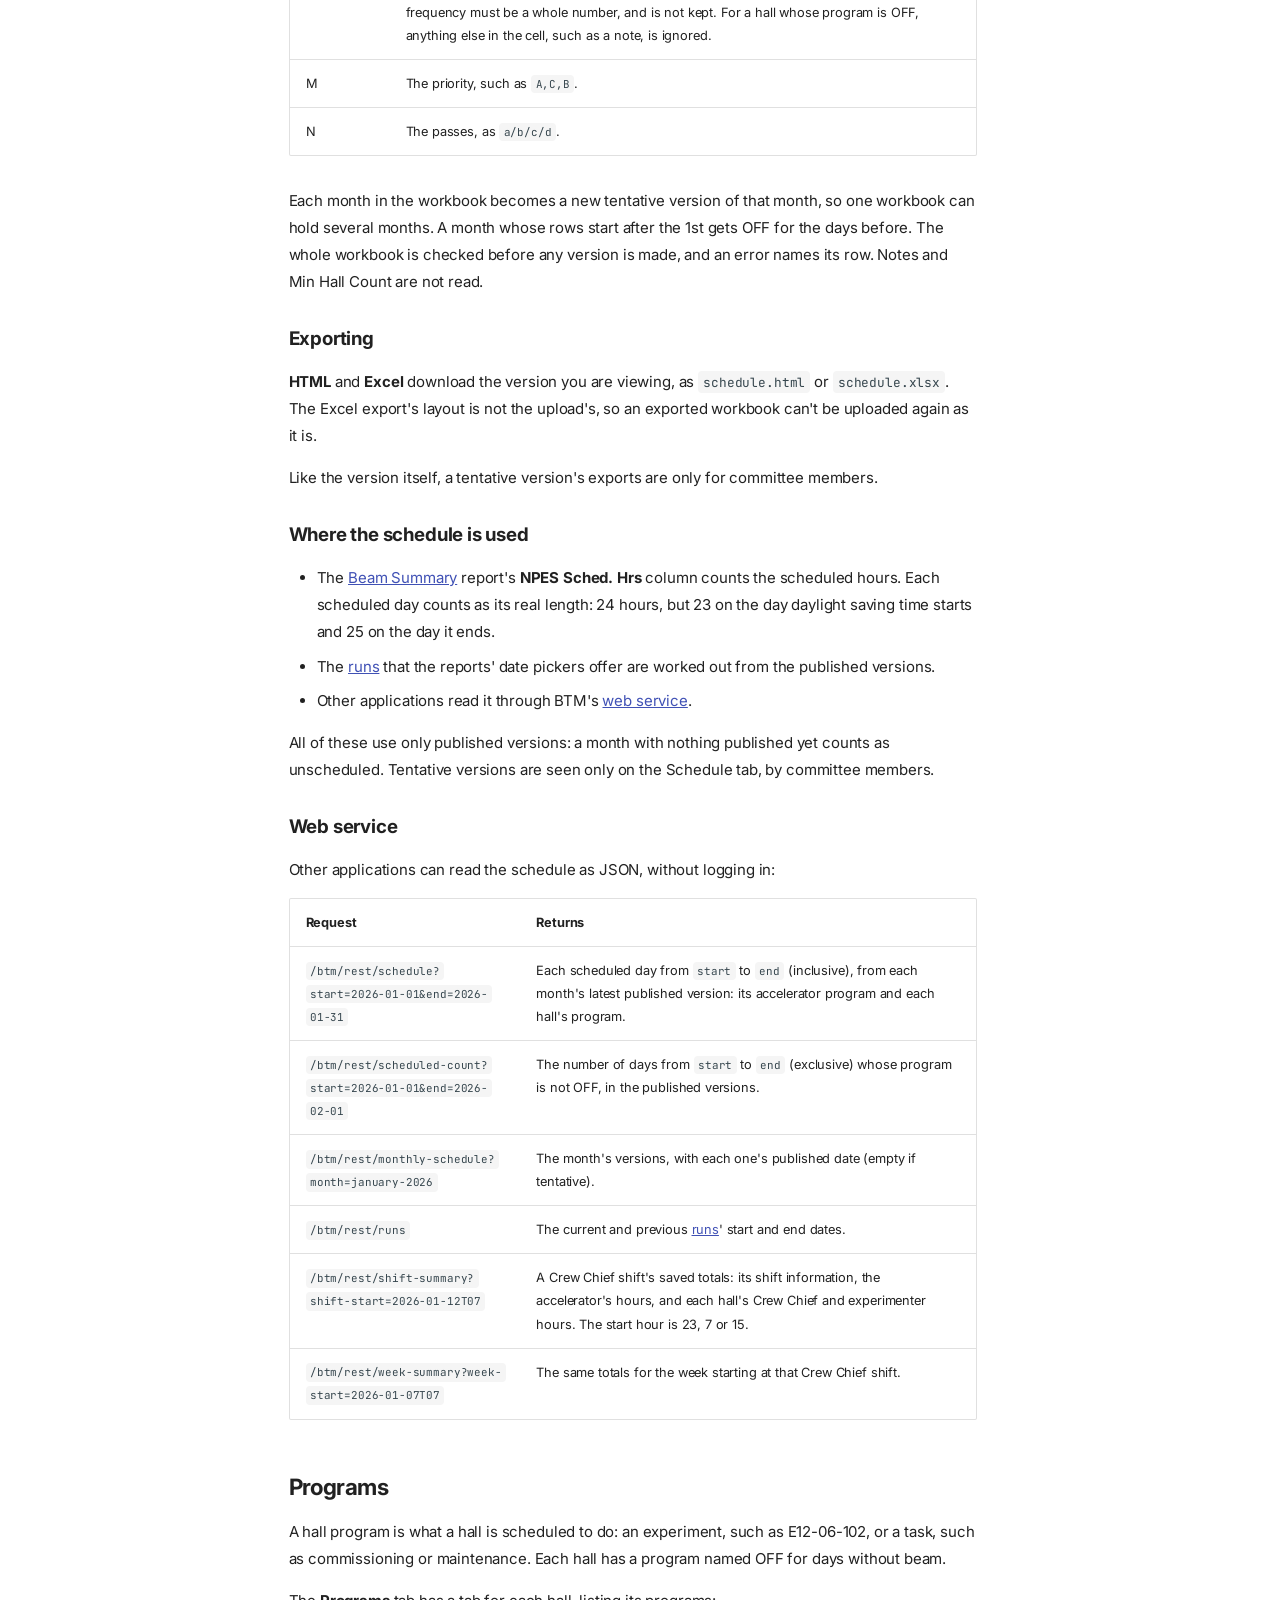
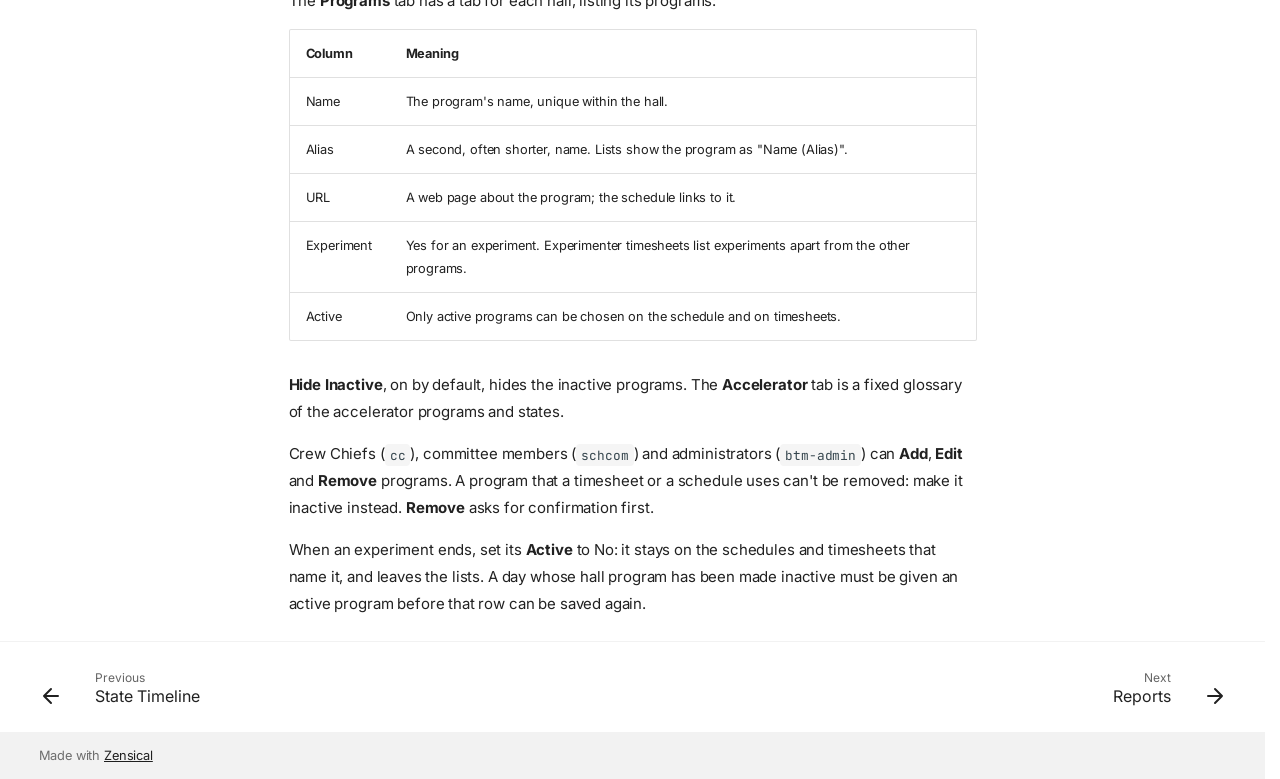
<file: latest/schedule/index.html>
<!doctype html>
<html lang="en" class="no-js">
  <head>
    
      <meta charset="utf-8">
      <meta name="viewport" content="width=device-width,initial-scale=1">
      
        <meta name="description" content="How to account for accelerator and experimental hall beam time with Beam Time Manager (BTM)">
      
      
      
      
        <link rel="prev" href="../state-timeline/">
      
      
        <link rel="next" href="../reports/">
      
      
        
      
      
      <link rel="icon" href="../assets/images/favicon.png">
      <meta name="generator" content="zensical-0.0.69">
    
    
      
        <title>Schedule and programs - Beam Time Manager User Guide</title>
      
    
    
      
        
      
      <link rel="stylesheet" href="../assets/stylesheets/modern/main.e15858d4.min.css">
      
        
          
        
        <link rel="stylesheet" href="../assets/stylesheets/modern/palette.b27955a4.min.css">
      
      


    
    
      
    
    
      
        
        
        <link rel="preconnect" href="https://fonts.gstatic.com" crossorigin>
        <link rel="stylesheet" href="https://fonts.googleapis.com/css?family=Inter:300,300i,400,400i,500,500i,700,700i%7CJetBrains+Mono:400,400i,700,700i&amp;display=fallback">
        <style>:root{--md-text-font:"Inter";--md-code-font:"JetBrains Mono"}</style>
      
    
    
    <script>__md_scope=new URL("..",location),__md_scope.pathname.endsWith("/")||(__md_scope=new URL(__md_scope.pathname+"/",location)),__md_hash=e=>[...e].reduce(((e,t)=>(e<<5)-e+t.charCodeAt(0)),0),__md_get=(e,t=localStorage,_=__md_scope)=>JSON.parse(t.getItem(_.pathname+"."+e)),__md_set=(e,t,_=localStorage,a=__md_scope)=>{try{_.setItem(a.pathname+"."+e,JSON.stringify(t))}catch(e){}},document.documentElement.setAttribute("data-platform",navigator.platform)</script>
    
      

    
    
  </head>
  
  
    
    
      
    
    
    
    
    <body dir="ltr" data-md-color-scheme="default" data-md-color-primary="indigo" data-md-color-accent="indigo">
  
    
    <input class="md-toggle" data-md-toggle="drawer" type="checkbox" id="__drawer" autocomplete="off">
    <input class="md-toggle" data-md-toggle="search" type="checkbox" id="__search" autocomplete="off">
    <label class="md-overlay" for="__drawer" aria-hidden="true"></label>
    <div data-md-component="skip">
      <a href="#__skip" class="md-skip">
        Skip to content
      </a>
    </div>
    <div data-md-component="announce">
      
    </div>
    
    
      

  

<header class="md-header md-header--shadow" data-md-component="header">
  <nav class="md-header__inner md-grid" aria-label="Header">
    <a href="./.." title="Beam Time Manager User Guide" class="md-header__button md-logo" aria-label="Beam Time Manager User Guide" data-md-component="logo">
      
  
  <svg xmlns="http://www.w3.org/2000/svg" fill="none" stroke="currentColor" stroke-linecap="round" stroke-linejoin="round" stroke-width="2" class="lucide lucide-book-open" viewBox="0 0 24 24"><path d="M12 5v16M20.001 19A2 2 0 0 0 22 17V5a2 2 0 0 0-1.999-2L16 3.002A5 5 0 0 0 12 5a5 5 0 0 0-4-2H4a2 2 0 0 0-2 2v12a2 2 0 0 0 1.999 2H8a5 5 0 0 1 4 2 5 5 0 0 1 4-2z"/></svg>

    </a>
    <label class="md-header__button md-icon" for="__drawer" aria-label="Navigation">
      
      <svg xmlns="http://www.w3.org/2000/svg" fill="none" stroke="currentColor" stroke-linecap="round" stroke-linejoin="round" stroke-width="2" class="lucide lucide-menu" viewBox="0 0 24 24"><path d="M4 5h16M4 12h16M4 19h16"/></svg>
    </label>
    <div class="md-header__title" data-md-component="header-title">
      <div class="md-header__ellipsis">
        <div class="md-header__topic">
          <span class="md-ellipsis">
            Beam Time Manager User Guide
          </span>
        </div>
        <div class="md-header__topic" data-md-component="header-topic">
          <span class="md-ellipsis">
            
              Schedule and programs
            
          </span>
        </div>
      </div>
    </div>
    
      
        <form class="md-header__option" data-md-component="palette">
  
    
    
    
    <input class="md-option" data-md-color-media="(prefers-color-scheme)" data-md-color-scheme="default" data-md-color-primary="indigo" data-md-color-accent="indigo"  aria-label="Switch to light mode"  type="radio" name="__palette" id="__palette_0">
    
      <label class="md-header__button md-icon" title="Switch to light mode" for="__palette_1" hidden>
        <svg xmlns="http://www.w3.org/2000/svg" fill="none" stroke="currentColor" stroke-linecap="round" stroke-linejoin="round" stroke-width="2" class="lucide lucide-sun-moon" viewBox="0 0 24 24"><path d="M12 2v2M14.837 16.385a6 6 0 1 1-7.223-7.222c.624-.147.97.66.715 1.248a4 4 0 0 0 5.26 5.259c.589-.255 1.396.09 1.248.715M16 12a4 4 0 0 0-4-4M19 5l-1.256 1.256M20 12h2"/></svg>
      </label>
    
  
    
    
    
    <input class="md-option" data-md-color-media="(prefers-color-scheme: light)" data-md-color-scheme="default" data-md-color-primary="indigo" data-md-color-accent="indigo"  aria-label="Switch to dark mode"  type="radio" name="__palette" id="__palette_1">
    
      <label class="md-header__button md-icon" title="Switch to dark mode" for="__palette_2" hidden>
        <svg xmlns="http://www.w3.org/2000/svg" fill="none" stroke="currentColor" stroke-linecap="round" stroke-linejoin="round" stroke-width="2" class="lucide lucide-sun" viewBox="0 0 24 24"><circle cx="12" cy="12" r="4"/><path d="M12 2v2M12 20v2M4.93 4.93l1.41 1.41M17.66 17.66l1.41 1.41M2 12h2M20 12h2M6.34 17.66l-1.41 1.41M19.07 4.93l-1.41 1.41"/></svg>
      </label>
    
  
    
    
    
    <input class="md-option" data-md-color-media="(prefers-color-scheme: dark)" data-md-color-scheme="slate" data-md-color-primary="indigo" data-md-color-accent="indigo"  aria-label="Switch to system preference"  type="radio" name="__palette" id="__palette_2">
    
      <label class="md-header__button md-icon" title="Switch to system preference" for="__palette_0" hidden>
        <svg xmlns="http://www.w3.org/2000/svg" fill="none" stroke="currentColor" stroke-linecap="round" stroke-linejoin="round" stroke-width="2" class="lucide lucide-moon" viewBox="0 0 24 24"><path d="M20.985 12.486a9 9 0 1 1-9.473-9.472c.405-.022.617.46.402.803a6 6 0 0 0 8.268 8.268c.344-.215.825-.004.803.401"/></svg>
      </label>
    
  
</form>
      
    
    
      <script>var palette=__md_get("__palette");if(palette&&palette.color){if("(prefers-color-scheme)"===palette.color.media){var media=matchMedia("(prefers-color-scheme: light)"),input=document.querySelector(media.matches?"[data-md-color-media='(prefers-color-scheme: light)']":"[data-md-color-media='(prefers-color-scheme: dark)']");palette.color.media=input.getAttribute("data-md-color-media"),palette.color.scheme=input.getAttribute("data-md-color-scheme"),palette.color.primary=input.getAttribute("data-md-color-primary"),palette.color.accent=input.getAttribute("data-md-color-accent")}for(var[key,value]of Object.entries(palette.color))document.body.setAttribute("data-md-color-"+key,value)}</script>
    
    
    
      
      
        <label class="md-header__button md-icon" for="__search" aria-label="Search">
          
          <svg xmlns="http://www.w3.org/2000/svg" fill="none" stroke="currentColor" stroke-linecap="round" stroke-linejoin="round" stroke-width="2" class="lucide lucide-search" viewBox="0 0 24 24"><path d="m21 21-4.34-4.34"/><circle cx="11" cy="11" r="8"/></svg>
        </label>
        <div class="md-search" data-md-component="search" role="dialog" aria-label="Search">
  <button type="button" class="md-search__button">
    Search
  </button>
</div>
      
    
    <div class="md-header__source">
      
        <a href="https://github.com/JeffersonLab/btm" title="Go to repository" class="md-source" data-md-component="source">
  <div class="md-source__icon md-icon">
    
    <svg xmlns="http://www.w3.org/2000/svg" viewBox="0 0 448 512"><!--! Font Awesome Free 7.3.1 by @fontawesome - https://fontawesome.com License - https://fontawesome.com/license/free (Icons: CC BY 4.0, Fonts: SIL OFL 1.1, Code: MIT License) Copyright 2026 Fonticons, Inc.--><path fill="currentColor" d="M439.6 236.1 244 40.5c-5.4-5.5-12.8-8.5-20.4-8.5s-15 3-20.4 8.4L162.5 81l51.5 51.5c27.1-9.1 52.7 16.8 43.4 43.7l49.7 49.7c34.2-11.8 61.2 31 35.5 56.7-26.5 26.5-70.2-2.9-56-37.3L240.3 199v121.9c25.3 12.5 22.3 41.8 9.1 55-6.4 6.4-15.2 10.1-24.3 10.1s-17.8-3.6-24.3-10.1c-17.6-17.6-11.1-46.9 11.2-56v-123c-20.8-8.5-24.6-30.7-18.6-45L142.6 101 8.5 235.1C3 240.6 0 247.9 0 255.5s3 15 8.5 20.4l195.6 195.7c5.4 5.4 12.7 8.4 20.4 8.4s15-3 20.4-8.4l194.7-194.7c5.4-5.4 8.4-12.8 8.4-20.4s-3-15-8.4-20.4"/></svg>
  </div>
  <div class="md-source__repository">
    JeffersonLab/btm
  </div>
</a>
      
    </div>
  </nav>
  
</header>
    
    <div class="md-container" data-md-component="container">
      
      
        
          
        
      
      <main class="md-main" data-md-component="main">
        <div class="md-main__inner md-grid">
          
            
              
              <div class="md-sidebar md-sidebar--primary" data-md-component="sidebar" data-md-type="navigation" >
                <div class="md-sidebar__scrollwrap">
                  <div class="md-sidebar__inner">
                    



<nav class="md-nav md-nav--primary" aria-label="Navigation" data-md-level="0">
  <label class="md-nav__title" for="__drawer">
    <a href="./.." title="Beam Time Manager User Guide" class="md-nav__button md-logo" aria-label="Beam Time Manager User Guide" data-md-component="logo">
      
  
  <svg xmlns="http://www.w3.org/2000/svg" fill="none" stroke="currentColor" stroke-linecap="round" stroke-linejoin="round" stroke-width="2" class="lucide lucide-book-open" viewBox="0 0 24 24"><path d="M12 5v16M20.001 19A2 2 0 0 0 22 17V5a2 2 0 0 0-1.999-2L16 3.002A5 5 0 0 0 12 5a5 5 0 0 0-4-2H4a2 2 0 0 0-2 2v12a2 2 0 0 0 1.999 2H8a5 5 0 0 1 4 2 5 5 0 0 1 4-2z"/></svg>

    </a>
    Beam Time Manager User Guide
  </label>
  
    <div class="md-nav__source">
      <a href="https://github.com/JeffersonLab/btm" title="Go to repository" class="md-source" data-md-component="source">
  <div class="md-source__icon md-icon">
    
    <svg xmlns="http://www.w3.org/2000/svg" viewBox="0 0 448 512"><!--! Font Awesome Free 7.3.1 by @fontawesome - https://fontawesome.com License - https://fontawesome.com/license/free (Icons: CC BY 4.0, Fonts: SIL OFL 1.1, Code: MIT License) Copyright 2026 Fonticons, Inc.--><path fill="currentColor" d="M439.6 236.1 244 40.5c-5.4-5.5-12.8-8.5-20.4-8.5s-15 3-20.4 8.4L162.5 81l51.5 51.5c27.1-9.1 52.7 16.8 43.4 43.7l49.7 49.7c34.2-11.8 61.2 31 35.5 56.7-26.5 26.5-70.2-2.9-56-37.3L240.3 199v121.9c25.3 12.5 22.3 41.8 9.1 55-6.4 6.4-15.2 10.1-24.3 10.1s-17.8-3.6-24.3-10.1c-17.6-17.6-11.1-46.9 11.2-56v-123c-20.8-8.5-24.6-30.7-18.6-45L142.6 101 8.5 235.1C3 240.6 0 247.9 0 255.5s3 15 8.5 20.4l195.6 195.7c5.4 5.4 12.7 8.4 20.4 8.4s15-3 20.4-8.4l194.7-194.7c5.4-5.4 8.4-12.8 8.4-20.4s-3-15-8.4-20.4"/></svg>
  </div>
  <div class="md-source__repository">
    JeffersonLab/btm
  </div>
</a>
    </div>
  
  <ul class="md-nav__list" data-md-scrollfix>
    
      
      
  
  
  
  
    <li class="md-nav__item">
      <a href="./.." class="md-nav__link">
        
  
  
  <span class="md-ellipsis">
    
  
  Home

    
  </span>
  
  

      </a>
    </li>
  

    
      
      
  
  
  
  
    <li class="md-nav__item">
      <a href="../concepts/" class="md-nav__link">
        
  
  
  <span class="md-ellipsis">
    
  
  Concepts

    
  </span>
  
  

      </a>
    </li>
  

    
      
      
  
  
  
  
    <li class="md-nav__item">
      <a href="../timesheets/" class="md-nav__link">
        
  
  
  <span class="md-ellipsis">
    
  
  Timesheets

    
  </span>
  
  

      </a>
    </li>
  

    
      
      
  
  
  
  
    <li class="md-nav__item">
      <a href="../cross-checks/" class="md-nav__link">
        
  
  
  <span class="md-ellipsis">
    
  
  Cross-checks

    
  </span>
  
  

      </a>
    </li>
  

    
      
      
  
  
  
  
    <li class="md-nav__item">
      <a href="../state-timeline/" class="md-nav__link">
        
  
  
  <span class="md-ellipsis">
    
  
  State Timeline

    
  </span>
  
  

      </a>
    </li>
  

    
      
      
  
  
    
  
  
  
    <li class="md-nav__item md-nav__item--active">
      
      
      
      
        
      
      
        <label class="md-nav__link md-nav__link--active" for="__toc">
          
  
  
  <span class="md-ellipsis">
    
  
  Schedule and programs

    
  </span>
  
  

          <span class="md-nav__icon md-icon"></span>
        </label>
      
      <a href="././" class="md-nav__link md-nav__link--active">
        
  
  
  <span class="md-ellipsis">
    
  
  Schedule and programs

    
  </span>
  
  

      </a>
      
        


<nav class="md-nav md-nav--secondary" aria-label="On this page">
  
  
  
    
  
  
    <label class="md-nav__title" for="__toc">
      <span class="md-nav__icon md-icon"></span>
      On this page
    </label>
    <ul class="md-nav__list" data-md-component="toc" data-md-scrollfix>
      
        <li class="md-nav__item">
  <a href="#the-schedule" class="md-nav__link">
    <span class="md-ellipsis">
      <span class="md-typeset">
        The schedule
      </span>
    </span>
  </a>
  
    <nav class="md-nav" aria-label="The schedule">
      <ul class="md-nav__list">
        
          <li class="md-nav__item">
  <a href="#months-and-versions" class="md-nav__link">
    <span class="md-ellipsis">
      <span class="md-typeset">
        Months and versions
      </span>
    </span>
  </a>
  
</li>
        
          <li class="md-nav__item">
  <a href="#calendar-and-table" class="md-nav__link">
    <span class="md-ellipsis">
      <span class="md-typeset">
        Calendar and table
      </span>
    </span>
  </a>
  
</li>
        
          <li class="md-nav__item">
  <a href="#creating-and-editing-a-version" class="md-nav__link">
    <span class="md-ellipsis">
      <span class="md-typeset">
        Creating and editing a version
      </span>
    </span>
  </a>
  
</li>
        
          <li class="md-nav__item">
  <a href="#publishing" class="md-nav__link">
    <span class="md-ellipsis">
      <span class="md-typeset">
        Publishing
      </span>
    </span>
  </a>
  
</li>
        
          <li class="md-nav__item">
  <a href="#uploading-from-excel" class="md-nav__link">
    <span class="md-ellipsis">
      <span class="md-typeset">
        Uploading from Excel
      </span>
    </span>
  </a>
  
</li>
        
          <li class="md-nav__item">
  <a href="#exporting" class="md-nav__link">
    <span class="md-ellipsis">
      <span class="md-typeset">
        Exporting
      </span>
    </span>
  </a>
  
</li>
        
          <li class="md-nav__item">
  <a href="#where-the-schedule-is-used" class="md-nav__link">
    <span class="md-ellipsis">
      <span class="md-typeset">
        Where the schedule is used
      </span>
    </span>
  </a>
  
</li>
        
          <li class="md-nav__item">
  <a href="#web-service" class="md-nav__link">
    <span class="md-ellipsis">
      <span class="md-typeset">
        Web service
      </span>
    </span>
  </a>
  
</li>
        
      </ul>
    </nav>
  
</li>
      
        <li class="md-nav__item">
  <a href="#programs" class="md-nav__link">
    <span class="md-ellipsis">
      <span class="md-typeset">
        Programs
      </span>
    </span>
  </a>
  
</li>
      
    </ul>
  
</nav>
      
    </li>
  

    
      
      
  
  
  
  
    <li class="md-nav__item">
      <a href="../reports/" class="md-nav__link">
        
  
  
  <span class="md-ellipsis">
    
  
  Reports

    
  </span>
  
  

      </a>
    </li>
  

    
      
      
  
  
  
  
    <li class="md-nav__item">
      <a href="../administration/" class="md-nav__link">
        
  
  
  <span class="md-ellipsis">
    
  
  Administration

    
  </span>
  
  

      </a>
    </li>
  

    
      
      
  
  
  
  
    <li class="md-nav__item">
      <a href="../common-issues/" class="md-nav__link">
        
  
  
  <span class="md-ellipsis">
    
  
  Common issues

    
  </span>
  
  

      </a>
    </li>
  

    
  </ul>
</nav>
                  </div>
                </div>
              </div>
            
            
              
              <div class="md-sidebar md-sidebar--secondary" data-md-component="sidebar" data-md-type="toc" >
                <div class="md-sidebar__scrollwrap">
                  
                    
                    
                    
                      
                    
                    
                      <input class="md-nav__toggle md-toggle" type="checkbox" id="__toc">
                      <div class="md-sidebar-button__wrapper">
                        <label class="md-sidebar-button" for="__toc"></label>
                      </div>
                    
                  
                  <div class="md-sidebar__inner">
                    


<nav class="md-nav md-nav--secondary" aria-label="On this page">
  
  
  
    
  
  
    <label class="md-nav__title" for="__toc">
      <span class="md-nav__icon md-icon"></span>
      On this page
    </label>
    <ul class="md-nav__list" data-md-component="toc" data-md-scrollfix>
      
        <li class="md-nav__item">
  <a href="#the-schedule" class="md-nav__link">
    <span class="md-ellipsis">
      <span class="md-typeset">
        The schedule
      </span>
    </span>
  </a>
  
    <nav class="md-nav" aria-label="The schedule">
      <ul class="md-nav__list">
        
          <li class="md-nav__item">
  <a href="#months-and-versions" class="md-nav__link">
    <span class="md-ellipsis">
      <span class="md-typeset">
        Months and versions
      </span>
    </span>
  </a>
  
</li>
        
          <li class="md-nav__item">
  <a href="#calendar-and-table" class="md-nav__link">
    <span class="md-ellipsis">
      <span class="md-typeset">
        Calendar and table
      </span>
    </span>
  </a>
  
</li>
        
          <li class="md-nav__item">
  <a href="#creating-and-editing-a-version" class="md-nav__link">
    <span class="md-ellipsis">
      <span class="md-typeset">
        Creating and editing a version
      </span>
    </span>
  </a>
  
</li>
        
          <li class="md-nav__item">
  <a href="#publishing" class="md-nav__link">
    <span class="md-ellipsis">
      <span class="md-typeset">
        Publishing
      </span>
    </span>
  </a>
  
</li>
        
          <li class="md-nav__item">
  <a href="#uploading-from-excel" class="md-nav__link">
    <span class="md-ellipsis">
      <span class="md-typeset">
        Uploading from Excel
      </span>
    </span>
  </a>
  
</li>
        
          <li class="md-nav__item">
  <a href="#exporting" class="md-nav__link">
    <span class="md-ellipsis">
      <span class="md-typeset">
        Exporting
      </span>
    </span>
  </a>
  
</li>
        
          <li class="md-nav__item">
  <a href="#where-the-schedule-is-used" class="md-nav__link">
    <span class="md-ellipsis">
      <span class="md-typeset">
        Where the schedule is used
      </span>
    </span>
  </a>
  
</li>
        
          <li class="md-nav__item">
  <a href="#web-service" class="md-nav__link">
    <span class="md-ellipsis">
      <span class="md-typeset">
        Web service
      </span>
    </span>
  </a>
  
</li>
        
      </ul>
    </nav>
  
</li>
      
        <li class="md-nav__item">
  <a href="#programs" class="md-nav__link">
    <span class="md-ellipsis">
      <span class="md-typeset">
        Programs
      </span>
    </span>
  </a>
  
</li>
      
    </ul>
  
</nav>
                  </div>
                </div>
              </div>
            
          
          
            <div class="md-content" data-md-component="content">
              
              <article class="md-content__inner md-typeset">
                <a id="__skip" tabindex="-1"></a>
                
                  

  
    <a href="https://github.com/JeffersonLab/btm/edit/main/docs/user-guide/schedule.md" title="Edit this page" class="md-content__button md-icon" rel="edit">
      
      <svg xmlns="http://www.w3.org/2000/svg" fill="none" stroke="currentColor" stroke-linecap="round" stroke-linejoin="round" stroke-width="2" class="lucide lucide-file-pen" viewBox="0 0 24 24"><path d="M12.659 22H18a2 2 0 0 0 2-2V8a2.4 2.4 0 0 0-.706-1.706l-3.588-3.588A2.4 2.4 0 0 0 14 2H6a2 2 0 0 0-2 2v9.34"/><path d="M14 2v5a1 1 0 0 0 1 1h5M10.378 12.622a1 1 0 0 1 3 3.003L8.36 20.637a2 2 0 0 1-.854.506l-2.867.837a.5.5 0 0 1-.62-.62l.836-2.869a2 2 0 0 1 .506-.853z"/></svg>
    </a>
  
  


<h1 id="schedule-and-programs">Schedule and programs<a class="headerlink" href="#schedule-and-programs" title="Permanent link">&para;</a></h1>
<p><a href="../">User Guide</a> › Schedule and programs</p>
<p>The <strong>Schedule</strong> tab holds the NPES schedule: for each day of a month, the accelerator program
and each hall's program. The <strong>Programs</strong> tab lists the hall programs that the schedule and the
experimenter timesheets choose from.</p>
<h2 id="the-schedule">The schedule<a class="headerlink" href="#the-schedule" title="Permanent link">&para;</a></h2>
<p>Anyone can view published schedules. Members of the scheduling committee (the <code>schcom</code> role)
and administrators (<code>btm-admin</code>) can also see tentative versions, and create, edit and publish
them.</p>
<h3 id="months-and-versions">Months and versions<a class="headerlink" href="#months-and-versions" title="Permanent link">&para;</a></h3>
<p>Each month's schedule has numbered versions. A version is <strong>tentative</strong> while the committee works
on it, and <strong>published</strong> once it is final; a published version can't be changed.</p>
<p>The tab opens on the current month's latest published version, or, if none is published yet, its
highest-numbered tentative version. <strong>Previous</strong> and <strong>Next</strong> go to the neighbouring months. To
see another month or version, open the filter, choose a <strong>Date</strong> and a <strong>Version #</strong>, and
<strong>Apply</strong>. The version list says which are published, and when.</p>
<p>A month's address is <code>/btm/schedule/&lt;month&gt;-&lt;year&gt;</code>, such as <code>/btm/schedule/january-2026</code>, and
<code>/btm/schedule/january-2026/2</code> is its version 2.</p>
<h3 id="calendar-and-table">Calendar and table<a class="headerlink" href="#calendar-and-table" title="Permanent link">&para;</a></h3>
<p>The <strong>Calendar</strong> view, the default, shows the month as a grid of weeks, with a row for the
accelerator (<strong>Acc.</strong>) and one for each hall:</p>
<ul>
<li>Each hall's program for the day, linked to the program's web page where it has one; the
  polarized beam icon; and the energy (GeV), current (μA) and passes when the hall has an energy.</li>
<li>The shaded hall is the day's top priority; the <strong>Priority</strong> key explains it.</li>
<li>Today is circled in red.</li>
</ul>
<p>The <strong>Table</strong> view shows a row for each day:</p>
<table>
<thead>
<tr>
<th>Column</th>
<th>Meaning</th>
</tr>
</thead>
<tbody>
<tr>
<td>Date</td>
<td>The day.</td>
</tr>
<tr>
<td>Accelerator: Program</td>
<td>PHYSICS, FACDEV, STUDIES, RESTORE, ACC, DOWN, OFF or TBD.</td>
</tr>
<tr>
<td>Accelerator: GeV / Pass</td>
<td>The energy gain per pass.</td>
</tr>
<tr>
<td>Accelerator: Min Hall Count</td>
<td>The least number of halls (1 to 4) that must take beam.</td>
</tr>
<tr>
<td>Hall: Program / Experiment</td>
<td>Each hall's program, from the <a href="#programs">Programs</a> tab.</td>
</tr>
<tr>
<td>Hall: GeV, μA</td>
<td>Each hall's energy and current.</td>
</tr>
<tr>
<td>Hall: Polarized</td>
<td>✔ for polarized beam.</td>
</tr>
<tr>
<td>Hall: Passes</td>
<td>1 to 5 for Halls A, B and C; 0.5 or 5.5 for Hall D.</td>
</tr>
<tr>
<td>Priority</td>
<td>The halls in order of priority, such as <code>A,C,B</code>; only halls with an energy are listed.</td>
</tr>
<tr>
<td>Hall: Notes, General Notes</td>
<td>Free text, up to 256 characters each.</td>
</tr>
</tbody>
</table>
<p><strong>Full Screen</strong> shows the schedule on its own, such as for a meeting room display.</p>
<h3 id="creating-and-editing-a-version">Creating and editing a version<a class="headerlink" href="#creating-and-editing-a-version" title="Permanent link">&para;</a></h3>
<p>If a month has no schedule, committee members see <strong>Create</strong> and <strong>Upload</strong> in its place:</p>
<ul>
<li><strong>Create</strong> makes an empty tentative version, for you to fill in.</li>
<li><strong>Upload</strong> makes versions from an Excel workbook; see <a href="#uploading-from-excel">Uploading from Excel</a>.
  It is also under every schedule, to add versions to months that have one.</li>
</ul>
<p>Others see "-- Committee Member Login Required for Tentative Schedule --" for a month that has
only tentative versions.</p>
<p>To edit a tentative version, switch to the <strong>Table</strong> view and click a day's row. The row becomes
a form and a toolbar slides out:</p>
<ul>
<li><strong>Save</strong> saves the row, and <strong>Cancel</strong> discards your changes.</li>
<li><strong>Copy</strong> keeps the row's values, and <strong>Paste</strong> writes them to the selected day and the days
  after it: <strong>X</strong> sets how many days, up to the end of the month. <strong>Clipboard</strong> shows what was
  copied. The copy is kept in your browser, so it can be pasted into another month or version.</li>
</ul>
<p>Every day needs an accelerator program and a program for each hall. The accelerator's GeV / Pass
must be between 0 and 3, a hall's GeV between 0 and 13 and its μA between 0 and 500, or empty.
When Hall D is at 5.5 passes and Halls A, B and C all have passes, at least one of them must be at 5.</p>
<p>The <strong>Clipboard</strong> dialog's <strong>Clear</strong> link clears everything BTM keeps in your browser, not only
the schedule clipboard.</p>
<h3 id="publishing">Publishing<a class="headerlink" href="#publishing" title="Permanent link">&para;</a></h3>
<p>When the version is final, select <strong>Publish</strong> and confirm. Publishing also works out the
<a href="../administration/#runs">runs</a> again. A published version can't be changed:
to change a published month, select <strong>New Version</strong>, which copies the version you are viewing
into a new tentative version, numbered after the month's latest. Edit it and publish it in turn.</p>
<p>A newer tentative version doesn't replace the published one as the version everyone sees until
it is published.</p>
<h3 id="uploading-from-excel">Uploading from Excel<a class="headerlink" href="#uploading-from-excel" title="Permanent link">&para;</a></h3>
<p><strong>Upload</strong> reads a workbook with a single sheet, whose first two rows are headings and whose
other rows are days, in date order:</p>
<table>
<thead>
<tr>
<th>Column</th>
<th>Content</th>
</tr>
</thead>
<tbody>
<tr>
<td>A</td>
<td>The date, as a date cell (a formula giving a date, such as <code>=A3+1</code>, is fine).</td>
</tr>
<tr>
<td>B</td>
<td>The weekday (ignored).</td>
</tr>
<tr>
<td>C</td>
<td>The accelerator's GeV per pass.</td>
</tr>
<tr>
<td>D</td>
<td>The accelerator program: PHYSICS, FACDEV, STUDIES, RESTORE, ACC, DOWN, OFF or TBD, in any capitalization. Empty means OFF.</td>
</tr>
<tr>
<td>E, G, I, K</td>
<td>Hall A, B, C and D's program, by its name on the Programs tab. Extra spaces and capitalization don't matter, unless that makes the name match two programs; then use the exact name. Empty means the hall's program named OFF, which must exist.</td>
</tr>
<tr>
<td>F, H, J, L</td>
<td>Hall A, B, C and D's beam, as <code>GeV/current/pol/MHz</code>, such as <code>10.6/50/p/249</code>. The current is in μA for Halls A and C and in nA for Halls B and D; pol is <code>p</code> for polarized or <code>-</code>; the frequency must be a whole number, and is not kept. For a hall whose program is OFF, anything else in the cell, such as a note, is ignored.</td>
</tr>
<tr>
<td>M</td>
<td>The priority, such as <code>A,C,B</code>.</td>
</tr>
<tr>
<td>N</td>
<td>The passes, as <code>a/b/c/d</code>.</td>
</tr>
</tbody>
</table>
<p>Each month in the workbook becomes a new tentative version of that month, so one workbook can
hold several months. A month whose rows start after the 1st gets OFF for the days before.
The whole workbook is checked before any version is made, and an error names its row. Notes and
Min Hall Count are not read.</p>
<h3 id="exporting">Exporting<a class="headerlink" href="#exporting" title="Permanent link">&para;</a></h3>
<p><strong>HTML</strong> and <strong>Excel</strong> download the version you are viewing, as <code>schedule.html</code> or
<code>schedule.xlsx</code>. The Excel export's layout is not the upload's, so an exported workbook can't be
uploaded again as it is.</p>
<p>Like the version itself, a tentative version's exports are only for committee members.</p>
<h3 id="where-the-schedule-is-used">Where the schedule is used<a class="headerlink" href="#where-the-schedule-is-used" title="Permanent link">&para;</a></h3>
<ul>
<li>The <a href="../reports/#beam-summary">Beam Summary</a> report's <strong>NPES Sched. Hrs</strong> column
  counts the scheduled hours. Each scheduled day counts as its real length: 24 hours, but 23 on
  the day daylight saving time starts and 25 on the day it ends.</li>
<li>The <a href="../administration/#runs">runs</a> that the reports' date pickers offer are worked out from
  the published versions.</li>
<li>Other applications read it through BTM's <a href="#web-service">web service</a>.</li>
</ul>
<p>All of these use only published versions: a month with nothing published yet counts as
unscheduled. Tentative versions are seen only on the Schedule tab, by committee members.</p>
<h3 id="web-service">Web service<a class="headerlink" href="#web-service" title="Permanent link">&para;</a></h3>
<p>Other applications can read the schedule as JSON, without logging in:</p>
<table>
<thead>
<tr>
<th>Request</th>
<th>Returns</th>
</tr>
</thead>
<tbody>
<tr>
<td><code>/btm/rest/schedule?start=2026-01-01&amp;end=2026-01-31</code></td>
<td>Each scheduled day from <code>start</code> to <code>end</code> (inclusive), from each month's latest published version: its accelerator program and each hall's program.</td>
</tr>
<tr>
<td><code>/btm/rest/scheduled-count?start=2026-01-01&amp;end=2026-02-01</code></td>
<td>The number of days from <code>start</code> to <code>end</code> (exclusive) whose program is not OFF, in the published versions.</td>
</tr>
<tr>
<td><code>/btm/rest/monthly-schedule?month=january-2026</code></td>
<td>The month's versions, with each one's published date (empty if tentative).</td>
</tr>
<tr>
<td><code>/btm/rest/runs</code></td>
<td>The current and previous <a href="../administration/#runs">runs</a>' start and end dates.</td>
</tr>
<tr>
<td><code>/btm/rest/shift-summary?shift-start=2026-01-12T07</code></td>
<td>A Crew Chief shift's saved totals: its shift information, the accelerator's hours, and each hall's Crew Chief and experimenter hours. The start hour is 23, 7 or 15.</td>
</tr>
<tr>
<td><code>/btm/rest/week-summary?week-start=2026-01-07T07</code></td>
<td>The same totals for the week starting at that Crew Chief shift.</td>
</tr>
</tbody>
</table>
<h2 id="programs">Programs<a class="headerlink" href="#programs" title="Permanent link">&para;</a></h2>
<p>A hall program is what a hall is scheduled to do: an experiment, such as E12-06-102, or a task,
such as commissioning or maintenance. Each hall has a program named OFF for days without beam.</p>
<p>The <strong>Programs</strong> tab has a tab for each hall, listing its programs:</p>
<table>
<thead>
<tr>
<th>Column</th>
<th>Meaning</th>
</tr>
</thead>
<tbody>
<tr>
<td>Name</td>
<td>The program's name, unique within the hall.</td>
</tr>
<tr>
<td>Alias</td>
<td>A second, often shorter, name. Lists show the program as "Name (Alias)".</td>
</tr>
<tr>
<td>URL</td>
<td>A web page about the program; the schedule links to it.</td>
</tr>
<tr>
<td>Experiment</td>
<td>Yes for an experiment. Experimenter timesheets list experiments apart from the other programs.</td>
</tr>
<tr>
<td>Active</td>
<td>Only active programs can be chosen on the schedule and on timesheets.</td>
</tr>
</tbody>
</table>
<p><strong>Hide Inactive</strong>, on by default, hides the inactive programs. The <strong>Accelerator</strong> tab is a fixed
glossary of the accelerator programs and states.</p>
<p>Crew Chiefs (<code>cc</code>), committee members (<code>schcom</code>) and administrators (<code>btm-admin</code>) can <strong>Add</strong>,
<strong>Edit</strong> and <strong>Remove</strong> programs. A program that a timesheet or a schedule uses can't be
removed: make it inactive instead. <strong>Remove</strong> asks for confirmation first.</p>
<p>When an experiment ends, set its <strong>Active</strong> to No: it stays on the schedules and timesheets that
name it, and leaves the lists. A day whose hall program has been made inactive must be given an
active program before that row can be saved again.</p>














                
              </article>
            </div>
          
          
<script>var target=document.getElementById(location.hash.slice(1));target&&target.name&&(target.checked=target.name.startsWith("__tabbed_"))</script>
        </div>
        
          <button type="button" class="md-top md-icon" data-md-component="top" hidden>
  
  <svg xmlns="http://www.w3.org/2000/svg" fill="none" stroke="currentColor" stroke-linecap="round" stroke-linejoin="round" stroke-width="2" class="lucide lucide-circle-arrow-up" viewBox="0 0 24 24"><circle cx="12" cy="12" r="10"/><path d="m16 12-4-4-4 4M12 16V8"/></svg>
  Back to top
</button>
        
      </main>
      
        <footer class="md-footer">
  
    
      
      <nav class="md-footer__inner md-grid" aria-label="Footer" >
        
          
          <a href="../state-timeline/" class="md-footer__link md-footer__link--prev" aria-label="Previous: State Timeline">
            <div class="md-footer__button md-icon">
              
              <svg xmlns="http://www.w3.org/2000/svg" fill="none" stroke="currentColor" stroke-linecap="round" stroke-linejoin="round" stroke-width="2" class="lucide lucide-arrow-left" viewBox="0 0 24 24"><path d="m12 19-7-7 7-7M19 12H5"/></svg>
            </div>
            <div class="md-footer__title">
              <span class="md-footer__direction">
                Previous
              </span>
              <div class="md-ellipsis">
                State Timeline
              </div>
            </div>
          </a>
        
        
          
          <a href="../reports/" class="md-footer__link md-footer__link--next" aria-label="Next: Reports">
            <div class="md-footer__title">
              <span class="md-footer__direction">
                Next
              </span>
              <div class="md-ellipsis">
                Reports
              </div>
            </div>
            <div class="md-footer__button md-icon">
              
              <svg xmlns="http://www.w3.org/2000/svg" fill="none" stroke="currentColor" stroke-linecap="round" stroke-linejoin="round" stroke-width="2" class="lucide lucide-arrow-right" viewBox="0 0 24 24"><path d="M5 12h14M12 5l7 7-7 7"/></svg>
            </div>
          </a>
        
      </nav>
    
  
  <div class="md-footer-meta md-typeset">
    <div class="md-footer-meta__inner md-grid">
      <div class="md-copyright">
  
  
    Made with
    <a href="https://zensical.org/" target="_blank" rel="noopener">
      Zensical
    </a>
  
</div>
      
    </div>
  </div>
</footer>
      
    </div>
    <div class="md-dialog" data-md-component="dialog" role="status" aria-atomic="true">
      <div class="md-dialog__inner md-typeset"></div>
    </div>
    
    
    
      
      
      
      
        
        
      <script id="__config" type="application/json">{"annotate":null,"base":"..","features":["content.action.edit","navigation.footer","navigation.top","search.highlight"],"redirect":null,"search":"../assets/javascripts/workers/search.7d14d953.min.js","tags":null,"translations":{"clipboard.copied":"Copied to clipboard","clipboard.copy":"Copy to clipboard","clipboard.error":"Could not copy to clipboard","search.result.more.one":"1 more on this page","search.result.more.other":"# more on this page","search.result.none":"No matching documents","search.result.one":"1 matching document","search.result.other":"# matching documents","search.result.placeholder":"Type to start searching","search.result.term.missing":"Missing","select.version":"Select version"},"version":null}</script>
    
    
      <script src="../assets/javascripts/bundle.8b1c90bd.min.js"></script>
      
    
  </body>
</html>
</file>
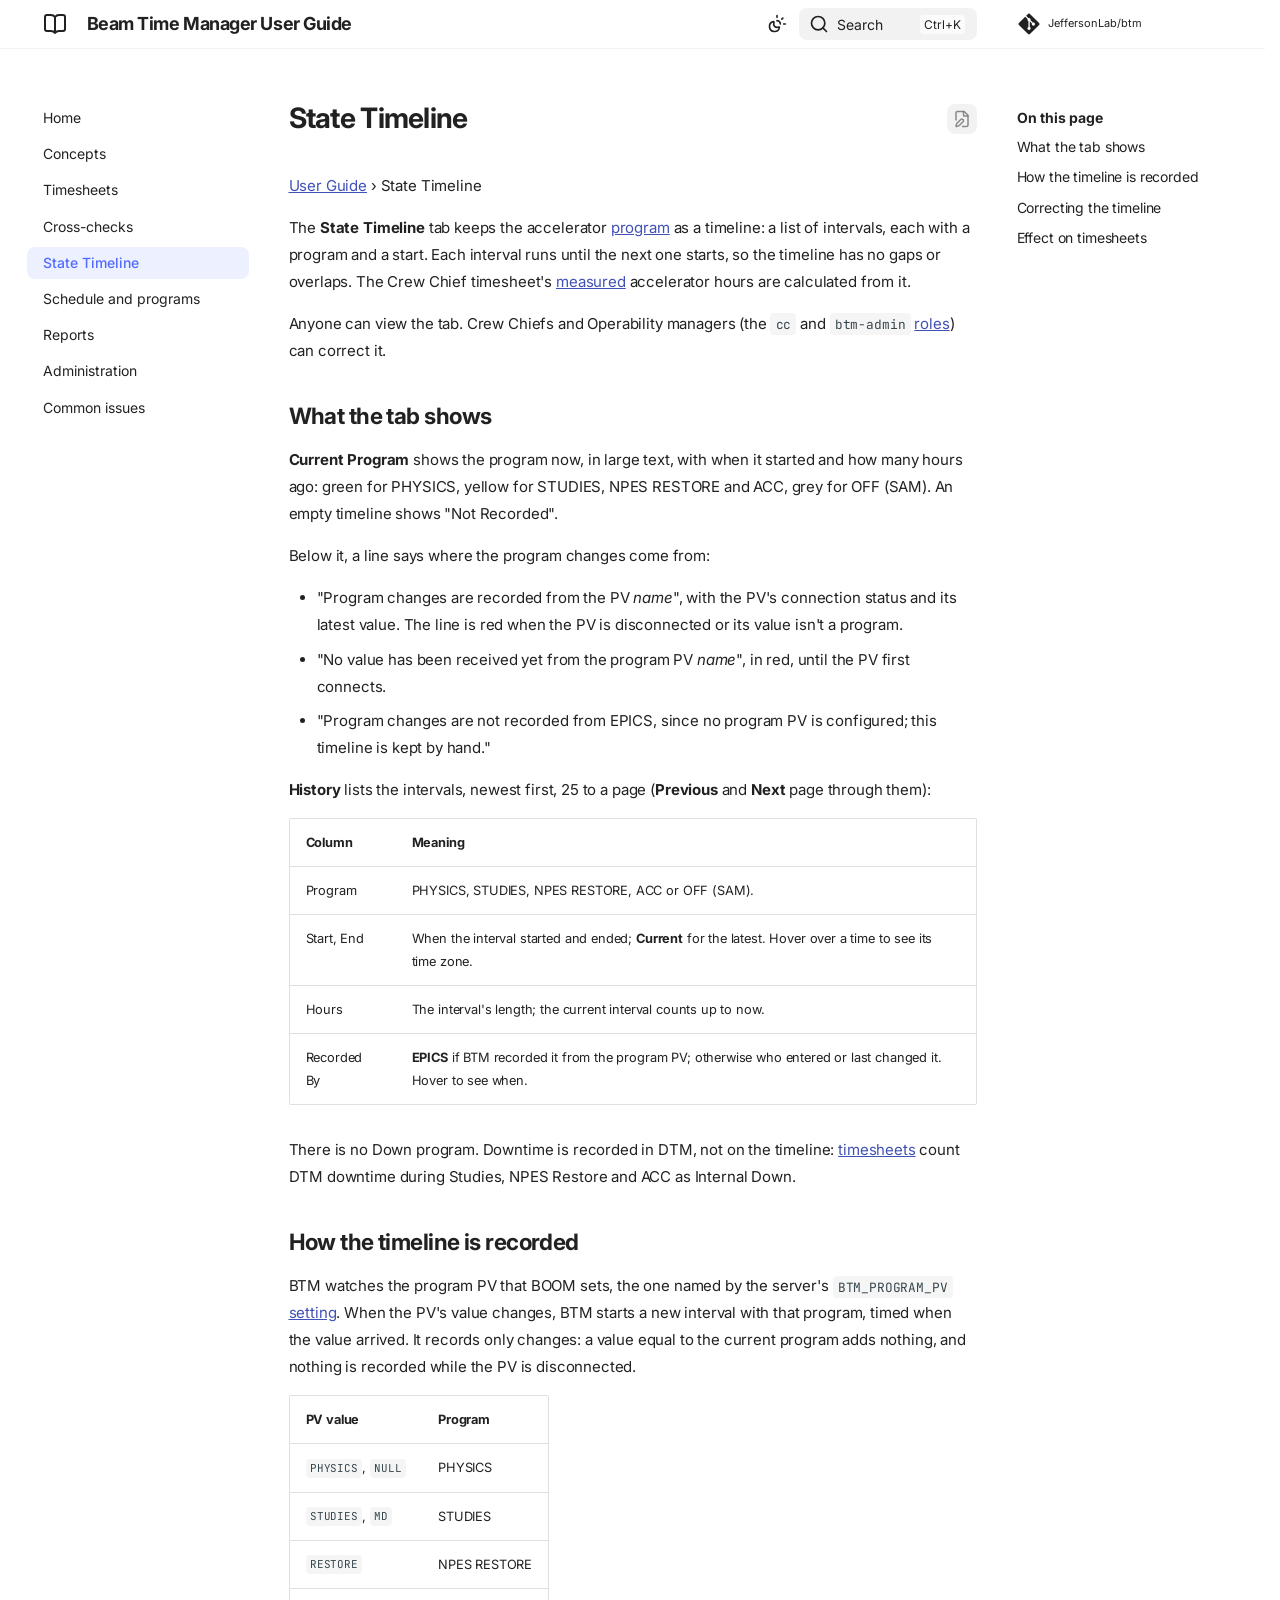
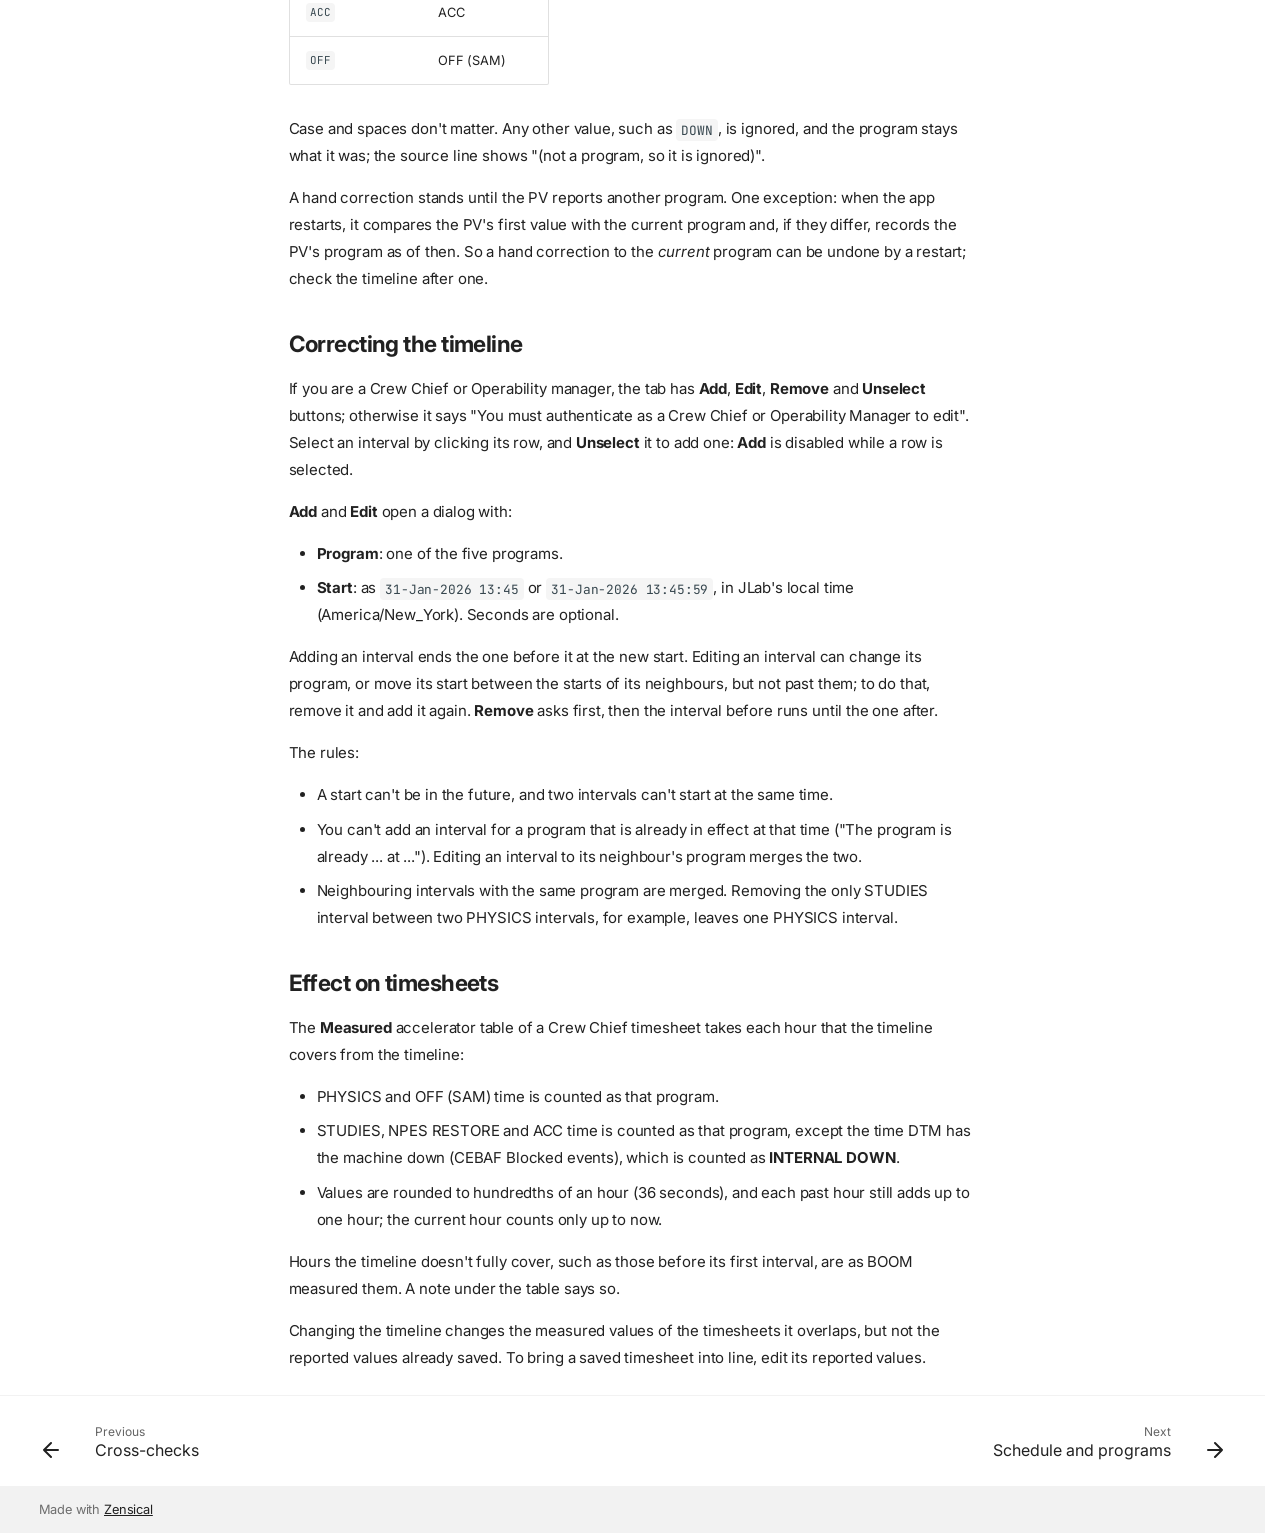
<file: latest/state-timeline/index.html>
<!doctype html>
<html lang="en" class="no-js">
  <head>
    
      <meta charset="utf-8">
      <meta name="viewport" content="width=device-width,initial-scale=1">
      
        <meta name="description" content="How to account for accelerator and experimental hall beam time with Beam Time Manager (BTM)">
      
      
      
      
        <link rel="prev" href="../cross-checks/">
      
      
        <link rel="next" href="../schedule/">
      
      
        
      
      
      <link rel="icon" href="../assets/images/favicon.png">
      <meta name="generator" content="zensical-0.0.69">
    
    
      
        <title>State Timeline - Beam Time Manager User Guide</title>
      
    
    
      
        
      
      <link rel="stylesheet" href="../assets/stylesheets/modern/main.e15858d4.min.css">
      
        
          
        
        <link rel="stylesheet" href="../assets/stylesheets/modern/palette.b27955a4.min.css">
      
      


    
    
      
    
    
      
        
        
        <link rel="preconnect" href="https://fonts.gstatic.com" crossorigin>
        <link rel="stylesheet" href="https://fonts.googleapis.com/css?family=Inter:300,300i,400,400i,500,500i,700,700i%7CJetBrains+Mono:400,400i,700,700i&amp;display=fallback">
        <style>:root{--md-text-font:"Inter";--md-code-font:"JetBrains Mono"}</style>
      
    
    
    <script>__md_scope=new URL("..",location),__md_scope.pathname.endsWith("/")||(__md_scope=new URL(__md_scope.pathname+"/",location)),__md_hash=e=>[...e].reduce(((e,t)=>(e<<5)-e+t.charCodeAt(0)),0),__md_get=(e,t=localStorage,_=__md_scope)=>JSON.parse(t.getItem(_.pathname+"."+e)),__md_set=(e,t,_=localStorage,a=__md_scope)=>{try{_.setItem(a.pathname+"."+e,JSON.stringify(t))}catch(e){}},document.documentElement.setAttribute("data-platform",navigator.platform)</script>
    
      

    
    
  </head>
  
  
    
    
      
    
    
    
    
    <body dir="ltr" data-md-color-scheme="default" data-md-color-primary="indigo" data-md-color-accent="indigo">
  
    
    <input class="md-toggle" data-md-toggle="drawer" type="checkbox" id="__drawer" autocomplete="off">
    <input class="md-toggle" data-md-toggle="search" type="checkbox" id="__search" autocomplete="off">
    <label class="md-overlay" for="__drawer" aria-hidden="true"></label>
    <div data-md-component="skip">
      <a href="#__skip" class="md-skip">
        Skip to content
      </a>
    </div>
    <div data-md-component="announce">
      
    </div>
    
    
      

  

<header class="md-header md-header--shadow" data-md-component="header">
  <nav class="md-header__inner md-grid" aria-label="Header">
    <a href="./.." title="Beam Time Manager User Guide" class="md-header__button md-logo" aria-label="Beam Time Manager User Guide" data-md-component="logo">
      
  
  <svg xmlns="http://www.w3.org/2000/svg" fill="none" stroke="currentColor" stroke-linecap="round" stroke-linejoin="round" stroke-width="2" class="lucide lucide-book-open" viewBox="0 0 24 24"><path d="M12 5v16M20.001 19A2 2 0 0 0 22 17V5a2 2 0 0 0-1.999-2L16 3.002A5 5 0 0 0 12 5a5 5 0 0 0-4-2H4a2 2 0 0 0-2 2v12a2 2 0 0 0 1.999 2H8a5 5 0 0 1 4 2 5 5 0 0 1 4-2z"/></svg>

    </a>
    <label class="md-header__button md-icon" for="__drawer" aria-label="Navigation">
      
      <svg xmlns="http://www.w3.org/2000/svg" fill="none" stroke="currentColor" stroke-linecap="round" stroke-linejoin="round" stroke-width="2" class="lucide lucide-menu" viewBox="0 0 24 24"><path d="M4 5h16M4 12h16M4 19h16"/></svg>
    </label>
    <div class="md-header__title" data-md-component="header-title">
      <div class="md-header__ellipsis">
        <div class="md-header__topic">
          <span class="md-ellipsis">
            Beam Time Manager User Guide
          </span>
        </div>
        <div class="md-header__topic" data-md-component="header-topic">
          <span class="md-ellipsis">
            
              State Timeline
            
          </span>
        </div>
      </div>
    </div>
    
      
        <form class="md-header__option" data-md-component="palette">
  
    
    
    
    <input class="md-option" data-md-color-media="(prefers-color-scheme)" data-md-color-scheme="default" data-md-color-primary="indigo" data-md-color-accent="indigo"  aria-label="Switch to light mode"  type="radio" name="__palette" id="__palette_0">
    
      <label class="md-header__button md-icon" title="Switch to light mode" for="__palette_1" hidden>
        <svg xmlns="http://www.w3.org/2000/svg" fill="none" stroke="currentColor" stroke-linecap="round" stroke-linejoin="round" stroke-width="2" class="lucide lucide-sun-moon" viewBox="0 0 24 24"><path d="M12 2v2M14.837 16.385a6 6 0 1 1-7.223-7.222c.624-.147.97.66.715 1.248a4 4 0 0 0 5.26 5.259c.589-.255 1.396.09 1.248.715M16 12a4 4 0 0 0-4-4M19 5l-1.256 1.256M20 12h2"/></svg>
      </label>
    
  
    
    
    
    <input class="md-option" data-md-color-media="(prefers-color-scheme: light)" data-md-color-scheme="default" data-md-color-primary="indigo" data-md-color-accent="indigo"  aria-label="Switch to dark mode"  type="radio" name="__palette" id="__palette_1">
    
      <label class="md-header__button md-icon" title="Switch to dark mode" for="__palette_2" hidden>
        <svg xmlns="http://www.w3.org/2000/svg" fill="none" stroke="currentColor" stroke-linecap="round" stroke-linejoin="round" stroke-width="2" class="lucide lucide-sun" viewBox="0 0 24 24"><circle cx="12" cy="12" r="4"/><path d="M12 2v2M12 20v2M4.93 4.93l1.41 1.41M17.66 17.66l1.41 1.41M2 12h2M20 12h2M6.34 17.66l-1.41 1.41M19.07 4.93l-1.41 1.41"/></svg>
      </label>
    
  
    
    
    
    <input class="md-option" data-md-color-media="(prefers-color-scheme: dark)" data-md-color-scheme="slate" data-md-color-primary="indigo" data-md-color-accent="indigo"  aria-label="Switch to system preference"  type="radio" name="__palette" id="__palette_2">
    
      <label class="md-header__button md-icon" title="Switch to system preference" for="__palette_0" hidden>
        <svg xmlns="http://www.w3.org/2000/svg" fill="none" stroke="currentColor" stroke-linecap="round" stroke-linejoin="round" stroke-width="2" class="lucide lucide-moon" viewBox="0 0 24 24"><path d="M20.985 12.486a9 9 0 1 1-9.473-9.472c.405-.022.617.46.402.803a6 6 0 0 0 8.268 8.268c.344-.215.825-.004.803.401"/></svg>
      </label>
    
  
</form>
      
    
    
      <script>var palette=__md_get("__palette");if(palette&&palette.color){if("(prefers-color-scheme)"===palette.color.media){var media=matchMedia("(prefers-color-scheme: light)"),input=document.querySelector(media.matches?"[data-md-color-media='(prefers-color-scheme: light)']":"[data-md-color-media='(prefers-color-scheme: dark)']");palette.color.media=input.getAttribute("data-md-color-media"),palette.color.scheme=input.getAttribute("data-md-color-scheme"),palette.color.primary=input.getAttribute("data-md-color-primary"),palette.color.accent=input.getAttribute("data-md-color-accent")}for(var[key,value]of Object.entries(palette.color))document.body.setAttribute("data-md-color-"+key,value)}</script>
    
    
    
      
      
        <label class="md-header__button md-icon" for="__search" aria-label="Search">
          
          <svg xmlns="http://www.w3.org/2000/svg" fill="none" stroke="currentColor" stroke-linecap="round" stroke-linejoin="round" stroke-width="2" class="lucide lucide-search" viewBox="0 0 24 24"><path d="m21 21-4.34-4.34"/><circle cx="11" cy="11" r="8"/></svg>
        </label>
        <div class="md-search" data-md-component="search" role="dialog" aria-label="Search">
  <button type="button" class="md-search__button">
    Search
  </button>
</div>
      
    
    <div class="md-header__source">
      
        <a href="https://github.com/JeffersonLab/btm" title="Go to repository" class="md-source" data-md-component="source">
  <div class="md-source__icon md-icon">
    
    <svg xmlns="http://www.w3.org/2000/svg" viewBox="0 0 448 512"><!--! Font Awesome Free 7.3.1 by @fontawesome - https://fontawesome.com License - https://fontawesome.com/license/free (Icons: CC BY 4.0, Fonts: SIL OFL 1.1, Code: MIT License) Copyright 2026 Fonticons, Inc.--><path fill="currentColor" d="M439.6 236.1 244 40.5c-5.4-5.5-12.8-8.5-20.4-8.5s-15 3-20.4 8.4L162.5 81l51.5 51.5c27.1-9.1 52.7 16.8 43.4 43.7l49.7 49.7c34.2-11.8 61.2 31 35.5 56.7-26.5 26.5-70.2-2.9-56-37.3L240.3 199v121.9c25.3 12.5 22.3 41.8 9.1 55-6.4 6.4-15.2 10.1-24.3 10.1s-17.8-3.6-24.3-10.1c-17.6-17.6-11.1-46.9 11.2-56v-123c-20.8-8.5-24.6-30.7-18.6-45L142.6 101 8.5 235.1C3 240.6 0 247.9 0 255.5s3 15 8.5 20.4l195.6 195.7c5.4 5.4 12.7 8.4 20.4 8.4s15-3 20.4-8.4l194.7-194.7c5.4-5.4 8.4-12.8 8.4-20.4s-3-15-8.4-20.4"/></svg>
  </div>
  <div class="md-source__repository">
    JeffersonLab/btm
  </div>
</a>
      
    </div>
  </nav>
  
</header>
    
    <div class="md-container" data-md-component="container">
      
      
        
          
        
      
      <main class="md-main" data-md-component="main">
        <div class="md-main__inner md-grid">
          
            
              
              <div class="md-sidebar md-sidebar--primary" data-md-component="sidebar" data-md-type="navigation" >
                <div class="md-sidebar__scrollwrap">
                  <div class="md-sidebar__inner">
                    



<nav class="md-nav md-nav--primary" aria-label="Navigation" data-md-level="0">
  <label class="md-nav__title" for="__drawer">
    <a href="./.." title="Beam Time Manager User Guide" class="md-nav__button md-logo" aria-label="Beam Time Manager User Guide" data-md-component="logo">
      
  
  <svg xmlns="http://www.w3.org/2000/svg" fill="none" stroke="currentColor" stroke-linecap="round" stroke-linejoin="round" stroke-width="2" class="lucide lucide-book-open" viewBox="0 0 24 24"><path d="M12 5v16M20.001 19A2 2 0 0 0 22 17V5a2 2 0 0 0-1.999-2L16 3.002A5 5 0 0 0 12 5a5 5 0 0 0-4-2H4a2 2 0 0 0-2 2v12a2 2 0 0 0 1.999 2H8a5 5 0 0 1 4 2 5 5 0 0 1 4-2z"/></svg>

    </a>
    Beam Time Manager User Guide
  </label>
  
    <div class="md-nav__source">
      <a href="https://github.com/JeffersonLab/btm" title="Go to repository" class="md-source" data-md-component="source">
  <div class="md-source__icon md-icon">
    
    <svg xmlns="http://www.w3.org/2000/svg" viewBox="0 0 448 512"><!--! Font Awesome Free 7.3.1 by @fontawesome - https://fontawesome.com License - https://fontawesome.com/license/free (Icons: CC BY 4.0, Fonts: SIL OFL 1.1, Code: MIT License) Copyright 2026 Fonticons, Inc.--><path fill="currentColor" d="M439.6 236.1 244 40.5c-5.4-5.5-12.8-8.5-20.4-8.5s-15 3-20.4 8.4L162.5 81l51.5 51.5c27.1-9.1 52.7 16.8 43.4 43.7l49.7 49.7c34.2-11.8 61.2 31 35.5 56.7-26.5 26.5-70.2-2.9-56-37.3L240.3 199v121.9c25.3 12.5 22.3 41.8 9.1 55-6.4 6.4-15.2 10.1-24.3 10.1s-17.8-3.6-24.3-10.1c-17.6-17.6-11.1-46.9 11.2-56v-123c-20.8-8.5-24.6-30.7-18.6-45L142.6 101 8.5 235.1C3 240.6 0 247.9 0 255.5s3 15 8.5 20.4l195.6 195.7c5.4 5.4 12.7 8.4 20.4 8.4s15-3 20.4-8.4l194.7-194.7c5.4-5.4 8.4-12.8 8.4-20.4s-3-15-8.4-20.4"/></svg>
  </div>
  <div class="md-source__repository">
    JeffersonLab/btm
  </div>
</a>
    </div>
  
  <ul class="md-nav__list" data-md-scrollfix>
    
      
      
  
  
  
  
    <li class="md-nav__item">
      <a href="./.." class="md-nav__link">
        
  
  
  <span class="md-ellipsis">
    
  
  Home

    
  </span>
  
  

      </a>
    </li>
  

    
      
      
  
  
  
  
    <li class="md-nav__item">
      <a href="../concepts/" class="md-nav__link">
        
  
  
  <span class="md-ellipsis">
    
  
  Concepts

    
  </span>
  
  

      </a>
    </li>
  

    
      
      
  
  
  
  
    <li class="md-nav__item">
      <a href="../timesheets/" class="md-nav__link">
        
  
  
  <span class="md-ellipsis">
    
  
  Timesheets

    
  </span>
  
  

      </a>
    </li>
  

    
      
      
  
  
  
  
    <li class="md-nav__item">
      <a href="../cross-checks/" class="md-nav__link">
        
  
  
  <span class="md-ellipsis">
    
  
  Cross-checks

    
  </span>
  
  

      </a>
    </li>
  

    
      
      
  
  
    
  
  
  
    <li class="md-nav__item md-nav__item--active">
      
      
      
      
        
      
      
        <label class="md-nav__link md-nav__link--active" for="__toc">
          
  
  
  <span class="md-ellipsis">
    
  
  State Timeline

    
  </span>
  
  

          <span class="md-nav__icon md-icon"></span>
        </label>
      
      <a href="././" class="md-nav__link md-nav__link--active">
        
  
  
  <span class="md-ellipsis">
    
  
  State Timeline

    
  </span>
  
  

      </a>
      
        


<nav class="md-nav md-nav--secondary" aria-label="On this page">
  
  
  
    
  
  
    <label class="md-nav__title" for="__toc">
      <span class="md-nav__icon md-icon"></span>
      On this page
    </label>
    <ul class="md-nav__list" data-md-component="toc" data-md-scrollfix>
      
        <li class="md-nav__item">
  <a href="#what-the-tab-shows" class="md-nav__link">
    <span class="md-ellipsis">
      <span class="md-typeset">
        What the tab shows
      </span>
    </span>
  </a>
  
</li>
      
        <li class="md-nav__item">
  <a href="#how-the-timeline-is-recorded" class="md-nav__link">
    <span class="md-ellipsis">
      <span class="md-typeset">
        How the timeline is recorded
      </span>
    </span>
  </a>
  
</li>
      
        <li class="md-nav__item">
  <a href="#correcting-the-timeline" class="md-nav__link">
    <span class="md-ellipsis">
      <span class="md-typeset">
        Correcting the timeline
      </span>
    </span>
  </a>
  
</li>
      
        <li class="md-nav__item">
  <a href="#effect-on-timesheets" class="md-nav__link">
    <span class="md-ellipsis">
      <span class="md-typeset">
        Effect on timesheets
      </span>
    </span>
  </a>
  
</li>
      
    </ul>
  
</nav>
      
    </li>
  

    
      
      
  
  
  
  
    <li class="md-nav__item">
      <a href="../schedule/" class="md-nav__link">
        
  
  
  <span class="md-ellipsis">
    
  
  Schedule and programs

    
  </span>
  
  

      </a>
    </li>
  

    
      
      
  
  
  
  
    <li class="md-nav__item">
      <a href="../reports/" class="md-nav__link">
        
  
  
  <span class="md-ellipsis">
    
  
  Reports

    
  </span>
  
  

      </a>
    </li>
  

    
      
      
  
  
  
  
    <li class="md-nav__item">
      <a href="../administration/" class="md-nav__link">
        
  
  
  <span class="md-ellipsis">
    
  
  Administration

    
  </span>
  
  

      </a>
    </li>
  

    
      
      
  
  
  
  
    <li class="md-nav__item">
      <a href="../common-issues/" class="md-nav__link">
        
  
  
  <span class="md-ellipsis">
    
  
  Common issues

    
  </span>
  
  

      </a>
    </li>
  

    
  </ul>
</nav>
                  </div>
                </div>
              </div>
            
            
              
              <div class="md-sidebar md-sidebar--secondary" data-md-component="sidebar" data-md-type="toc" >
                <div class="md-sidebar__scrollwrap">
                  
                    
                    
                    
                      
                    
                    
                      <input class="md-nav__toggle md-toggle" type="checkbox" id="__toc">
                      <div class="md-sidebar-button__wrapper">
                        <label class="md-sidebar-button" for="__toc"></label>
                      </div>
                    
                  
                  <div class="md-sidebar__inner">
                    


<nav class="md-nav md-nav--secondary" aria-label="On this page">
  
  
  
    
  
  
    <label class="md-nav__title" for="__toc">
      <span class="md-nav__icon md-icon"></span>
      On this page
    </label>
    <ul class="md-nav__list" data-md-component="toc" data-md-scrollfix>
      
        <li class="md-nav__item">
  <a href="#what-the-tab-shows" class="md-nav__link">
    <span class="md-ellipsis">
      <span class="md-typeset">
        What the tab shows
      </span>
    </span>
  </a>
  
</li>
      
        <li class="md-nav__item">
  <a href="#how-the-timeline-is-recorded" class="md-nav__link">
    <span class="md-ellipsis">
      <span class="md-typeset">
        How the timeline is recorded
      </span>
    </span>
  </a>
  
</li>
      
        <li class="md-nav__item">
  <a href="#correcting-the-timeline" class="md-nav__link">
    <span class="md-ellipsis">
      <span class="md-typeset">
        Correcting the timeline
      </span>
    </span>
  </a>
  
</li>
      
        <li class="md-nav__item">
  <a href="#effect-on-timesheets" class="md-nav__link">
    <span class="md-ellipsis">
      <span class="md-typeset">
        Effect on timesheets
      </span>
    </span>
  </a>
  
</li>
      
    </ul>
  
</nav>
                  </div>
                </div>
              </div>
            
          
          
            <div class="md-content" data-md-component="content">
              
              <article class="md-content__inner md-typeset">
                <a id="__skip" tabindex="-1"></a>
                
                  

  
    <a href="https://github.com/JeffersonLab/btm/edit/main/docs/user-guide/state-timeline.md" title="Edit this page" class="md-content__button md-icon" rel="edit">
      
      <svg xmlns="http://www.w3.org/2000/svg" fill="none" stroke="currentColor" stroke-linecap="round" stroke-linejoin="round" stroke-width="2" class="lucide lucide-file-pen" viewBox="0 0 24 24"><path d="M12.659 22H18a2 2 0 0 0 2-2V8a2.4 2.4 0 0 0-.706-1.706l-3.588-3.588A2.4 2.4 0 0 0 14 2H6a2 2 0 0 0-2 2v9.34"/><path d="M14 2v5a1 1 0 0 0 1 1h5M10.378 12.622a1 1 0 0 1 3 3.003L8.36 20.637a2 2 0 0 1-.854.506l-2.867.837a.5.5 0 0 1-.62-.62l.836-2.869a2 2 0 0 1 .506-.853z"/></svg>
    </a>
  
  


<h1 id="state-timeline">State Timeline<a class="headerlink" href="#state-timeline" title="Permanent link">&para;</a></h1>
<p><a href="../">User Guide</a> › State Timeline</p>
<p>The <strong>State Timeline</strong> tab keeps the accelerator <a href="../concepts/#modes-states-and-programs">program</a>
as a timeline: a list of intervals, each with a program and a start. Each interval runs until the
next one starts, so the timeline has no gaps or overlaps. The Crew Chief timesheet's
<a href="../concepts/#planned-measured-and-reported">measured</a> accelerator hours are calculated from it.</p>
<p>Anyone can view the tab. Crew Chiefs and Operability managers (the <code>cc</code> and <code>btm-admin</code>
<a href="../administration/#roles">roles</a>) can correct it.</p>
<h2 id="what-the-tab-shows">What the tab shows<a class="headerlink" href="#what-the-tab-shows" title="Permanent link">&para;</a></h2>
<p><strong>Current Program</strong> shows the program now, in large text, with when it started and how many hours
ago: green for PHYSICS, yellow for STUDIES, NPES RESTORE and ACC, grey for OFF (SAM). An empty
timeline shows "Not Recorded".</p>
<p>Below it, a line says where the program changes come from:</p>
<ul>
<li>"Program changes are recorded from the PV <em>name</em>", with the PV's connection status and its
  latest value. The line is red when the PV is disconnected or its value isn't a program.</li>
<li>"No value has been received yet from the program PV <em>name</em>", in red, until the PV first
  connects.</li>
<li>"Program changes are not recorded from EPICS, since no program PV is configured; this timeline
  is kept by hand."</li>
</ul>
<p><strong>History</strong> lists the intervals, newest first, 25 to a page (<strong>Previous</strong> and <strong>Next</strong> page
through them):</p>
<table>
<thead>
<tr>
<th>Column</th>
<th>Meaning</th>
</tr>
</thead>
<tbody>
<tr>
<td>Program</td>
<td>PHYSICS, STUDIES, NPES RESTORE, ACC or OFF (SAM).</td>
</tr>
<tr>
<td>Start, End</td>
<td>When the interval started and ended; <strong>Current</strong> for the latest. Hover over a time to see its time zone.</td>
</tr>
<tr>
<td>Hours</td>
<td>The interval's length; the current interval counts up to now.</td>
</tr>
<tr>
<td>Recorded By</td>
<td><strong>EPICS</strong> if BTM recorded it from the program PV; otherwise who entered or last changed it. Hover to see when.</td>
</tr>
</tbody>
</table>
<p>There is no Down program. Downtime is recorded in DTM, not on the timeline:
<a href="../timesheets/">timesheets</a> count DTM downtime during Studies, NPES Restore and ACC as Internal
Down.</p>
<h2 id="how-the-timeline-is-recorded">How the timeline is recorded<a class="headerlink" href="#how-the-timeline-is-recorded" title="Permanent link">&para;</a></h2>
<p>BTM watches the program PV that BOOM sets, the one named by the server's <code>BTM_PROGRAM_PV</code>
<a href="../administration/#server-settings">setting</a>. When the PV's value changes, BTM starts a new
interval with that program, timed when the value arrived. It records only changes: a value equal
to the current program adds nothing, and nothing is recorded while the PV is disconnected.</p>
<table>
<thead>
<tr>
<th>PV value</th>
<th>Program</th>
</tr>
</thead>
<tbody>
<tr>
<td><code>PHYSICS</code>, <code>NULL</code></td>
<td>PHYSICS</td>
</tr>
<tr>
<td><code>STUDIES</code>, <code>MD</code></td>
<td>STUDIES</td>
</tr>
<tr>
<td><code>RESTORE</code></td>
<td>NPES RESTORE</td>
</tr>
<tr>
<td><code>ACC</code></td>
<td>ACC</td>
</tr>
<tr>
<td><code>OFF</code></td>
<td>OFF (SAM)</td>
</tr>
</tbody>
</table>
<p>Case and spaces don't matter. Any other value, such as <code>DOWN</code>, is ignored, and the program stays
what it was; the source line shows "(not a program, so it is ignored)".</p>
<p>A hand correction stands until the PV reports another program. One exception: when the app
restarts, it compares the PV's first value with the current program and, if they differ, records
the PV's program as of then. So a hand correction to the <em>current</em> program can be undone by a
restart; check the timeline after one.</p>
<h2 id="correcting-the-timeline">Correcting the timeline<a class="headerlink" href="#correcting-the-timeline" title="Permanent link">&para;</a></h2>
<p>If you are a Crew Chief or Operability manager, the tab has <strong>Add</strong>, <strong>Edit</strong>, <strong>Remove</strong> and
<strong>Unselect</strong> buttons; otherwise it says "You must authenticate as a Crew Chief or Operability
Manager to edit". Select an interval by clicking its row, and <strong>Unselect</strong> it to add one: <strong>Add</strong>
is disabled while a row is selected.</p>
<p><strong>Add</strong> and <strong>Edit</strong> open a dialog with:</p>
<ul>
<li><strong>Program</strong>: one of the five programs.</li>
<li><strong>Start</strong>: as <code>31-Jan-2026 13:45</code> or <code>31-Jan-2026 13:45:59</code>, in JLab's local time
  (America/New_York). Seconds are optional.</li>
</ul>
<p>Adding an interval ends the one before it at the new start. Editing an interval can change its
program, or move its start between the starts of its neighbours, but not past them; to do that,
remove it and add it again. <strong>Remove</strong> asks first, then the interval before runs until the one
after.</p>
<p>The rules:</p>
<ul>
<li>A start can't be in the future, and two intervals can't start at the same time.</li>
<li>You can't add an interval for a program that is already in effect at that time ("The program
  is already ... at ..."). Editing an interval to its neighbour's program merges the two.</li>
<li>Neighbouring intervals with the same program are merged. Removing the only STUDIES interval
  between two PHYSICS intervals, for example, leaves one PHYSICS interval.</li>
</ul>
<h2 id="effect-on-timesheets">Effect on timesheets<a class="headerlink" href="#effect-on-timesheets" title="Permanent link">&para;</a></h2>
<p>The <strong>Measured</strong> accelerator table of a Crew Chief timesheet takes each hour that the timeline
covers from the timeline:</p>
<ul>
<li>PHYSICS and OFF (SAM) time is counted as that program.</li>
<li>STUDIES, NPES RESTORE and ACC time is counted as that program, except the time DTM has the
  machine down (CEBAF Blocked events), which is counted as <strong>INTERNAL DOWN</strong>.</li>
<li>Values are rounded to hundredths of an hour (36 seconds), and each past hour still adds up to
  one hour; the current hour counts only up to now.</li>
</ul>
<p>Hours the timeline doesn't fully cover, such as those before its first interval, are as BOOM
measured them. A note under the table says so.</p>
<p>Changing the timeline changes the measured values of the timesheets it overlaps, but not the
reported values already saved. To bring a saved timesheet into line, edit its reported values.</p>














                
              </article>
            </div>
          
          
<script>var target=document.getElementById(location.hash.slice(1));target&&target.name&&(target.checked=target.name.startsWith("__tabbed_"))</script>
        </div>
        
          <button type="button" class="md-top md-icon" data-md-component="top" hidden>
  
  <svg xmlns="http://www.w3.org/2000/svg" fill="none" stroke="currentColor" stroke-linecap="round" stroke-linejoin="round" stroke-width="2" class="lucide lucide-circle-arrow-up" viewBox="0 0 24 24"><circle cx="12" cy="12" r="10"/><path d="m16 12-4-4-4 4M12 16V8"/></svg>
  Back to top
</button>
        
      </main>
      
        <footer class="md-footer">
  
    
      
      <nav class="md-footer__inner md-grid" aria-label="Footer" >
        
          
          <a href="../cross-checks/" class="md-footer__link md-footer__link--prev" aria-label="Previous: Cross-checks">
            <div class="md-footer__button md-icon">
              
              <svg xmlns="http://www.w3.org/2000/svg" fill="none" stroke="currentColor" stroke-linecap="round" stroke-linejoin="round" stroke-width="2" class="lucide lucide-arrow-left" viewBox="0 0 24 24"><path d="m12 19-7-7 7-7M19 12H5"/></svg>
            </div>
            <div class="md-footer__title">
              <span class="md-footer__direction">
                Previous
              </span>
              <div class="md-ellipsis">
                Cross-checks
              </div>
            </div>
          </a>
        
        
          
          <a href="../schedule/" class="md-footer__link md-footer__link--next" aria-label="Next: Schedule and programs">
            <div class="md-footer__title">
              <span class="md-footer__direction">
                Next
              </span>
              <div class="md-ellipsis">
                Schedule and programs
              </div>
            </div>
            <div class="md-footer__button md-icon">
              
              <svg xmlns="http://www.w3.org/2000/svg" fill="none" stroke="currentColor" stroke-linecap="round" stroke-linejoin="round" stroke-width="2" class="lucide lucide-arrow-right" viewBox="0 0 24 24"><path d="M5 12h14M12 5l7 7-7 7"/></svg>
            </div>
          </a>
        
      </nav>
    
  
  <div class="md-footer-meta md-typeset">
    <div class="md-footer-meta__inner md-grid">
      <div class="md-copyright">
  
  
    Made with
    <a href="https://zensical.org/" target="_blank" rel="noopener">
      Zensical
    </a>
  
</div>
      
    </div>
  </div>
</footer>
      
    </div>
    <div class="md-dialog" data-md-component="dialog" role="status" aria-atomic="true">
      <div class="md-dialog__inner md-typeset"></div>
    </div>
    
    
    
      
      
      
      
        
        
      <script id="__config" type="application/json">{"annotate":null,"base":"..","features":["content.action.edit","navigation.footer","navigation.top","search.highlight"],"redirect":null,"search":"../assets/javascripts/workers/search.7d14d953.min.js","tags":null,"translations":{"clipboard.copied":"Copied to clipboard","clipboard.copy":"Copy to clipboard","clipboard.error":"Could not copy to clipboard","search.result.more.one":"1 more on this page","search.result.more.other":"# more on this page","search.result.none":"No matching documents","search.result.one":"1 matching document","search.result.other":"# matching documents","search.result.placeholder":"Type to start searching","search.result.term.missing":"Missing","select.version":"Select version"},"version":null}</script>
    
    
      <script src="../assets/javascripts/bundle.8b1c90bd.min.js"></script>
      
    
  </body>
</html>
</file>
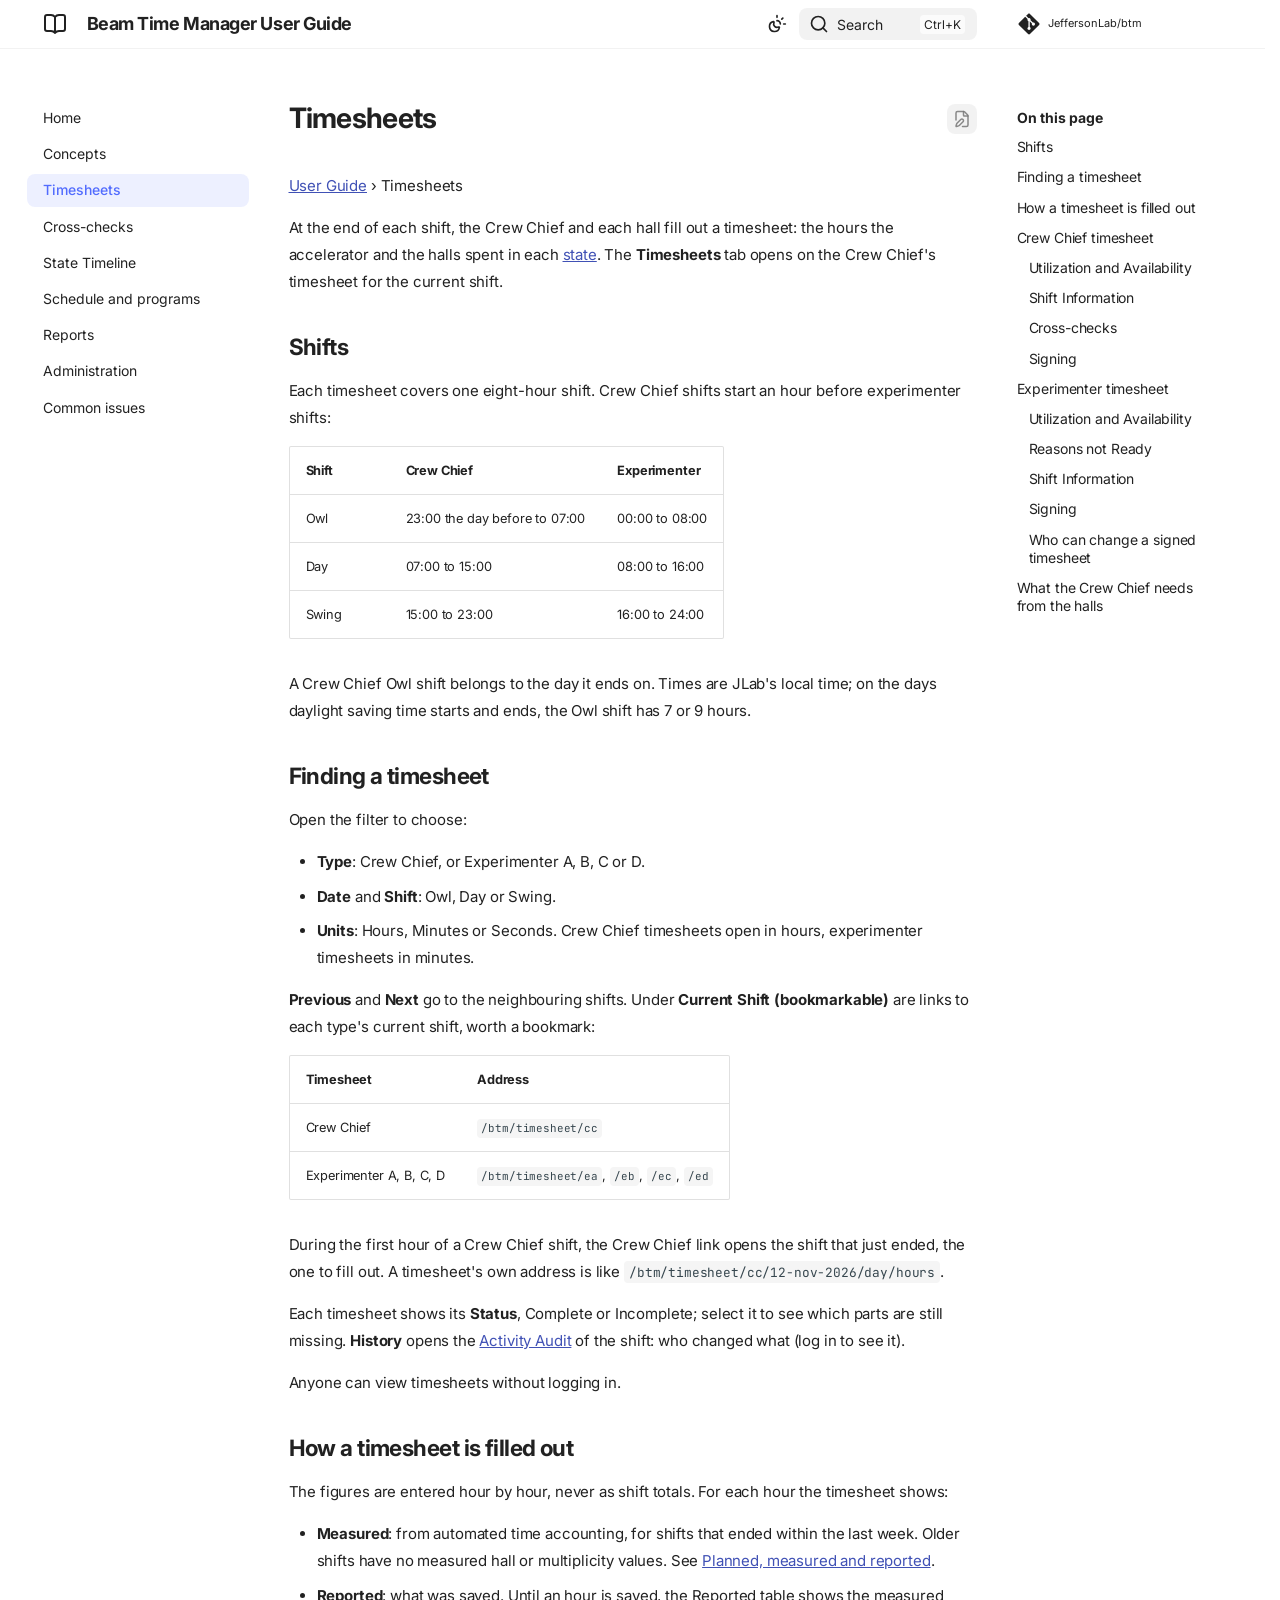
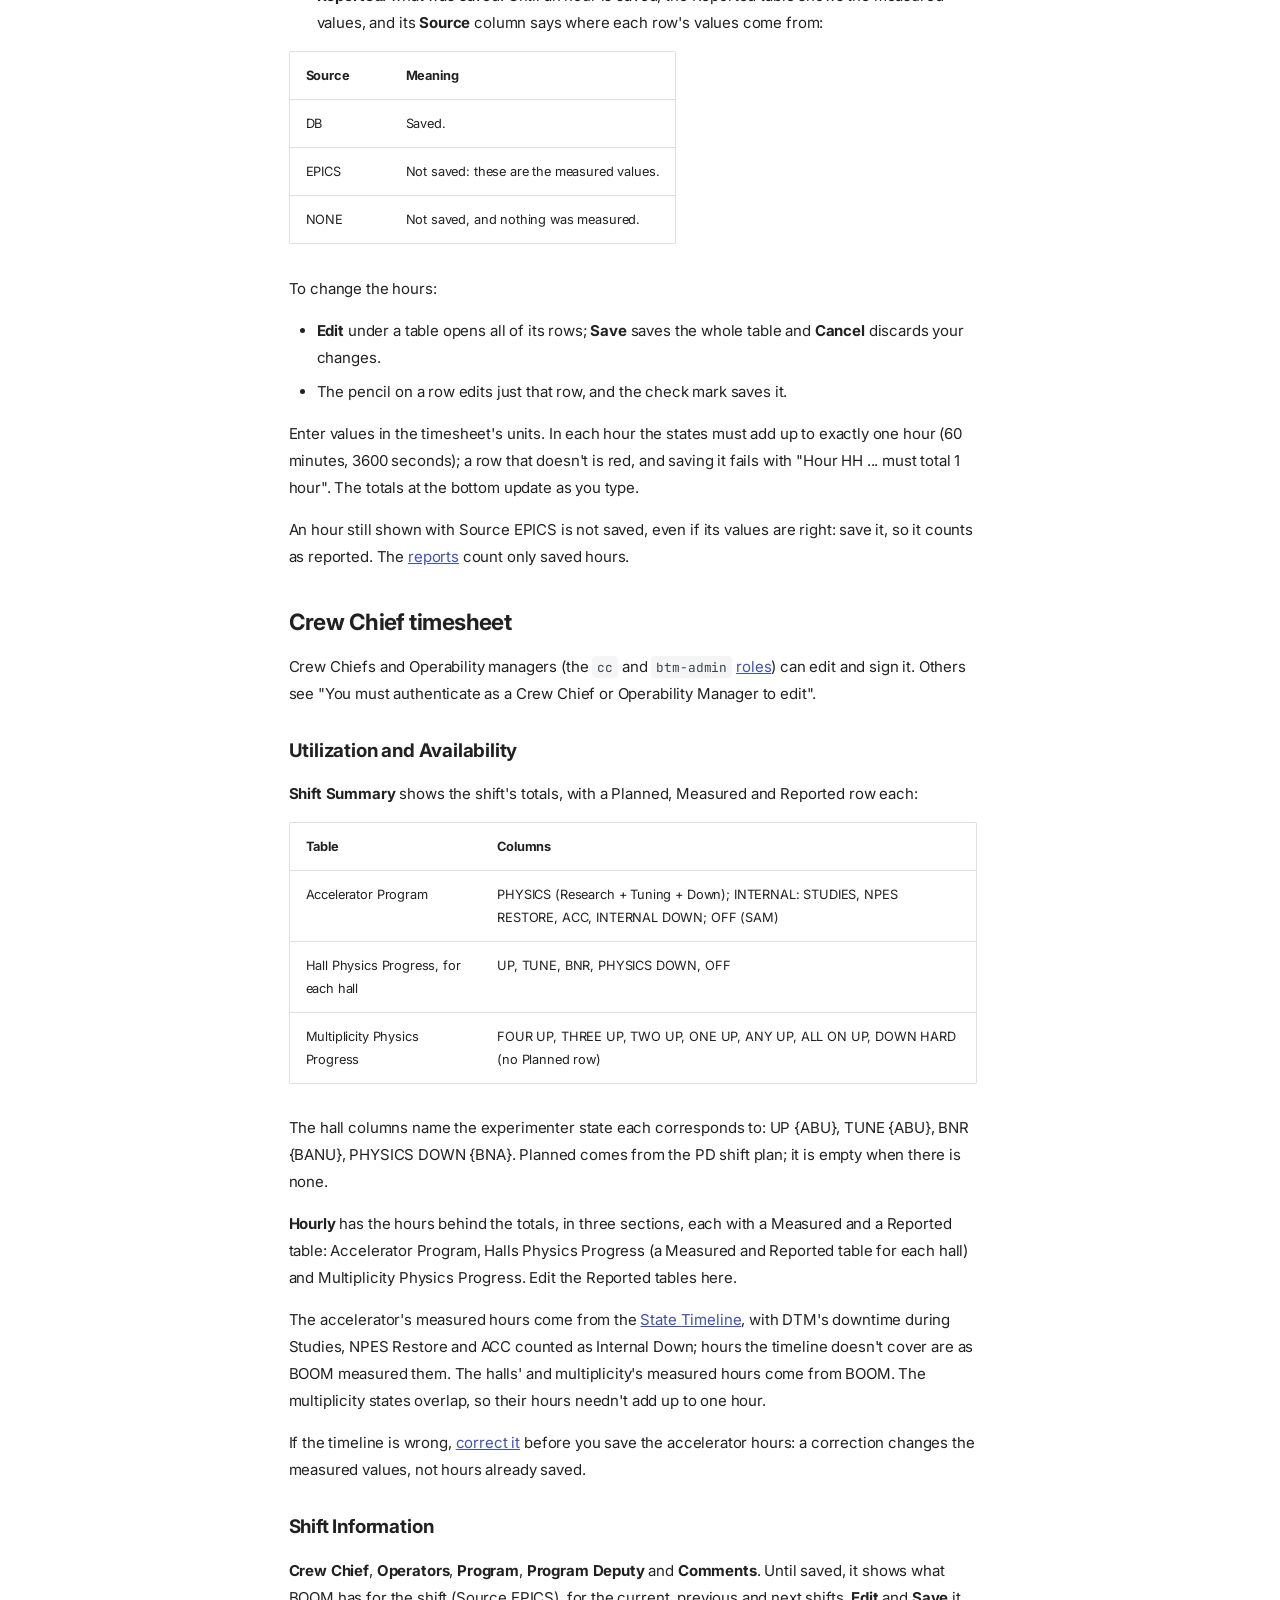
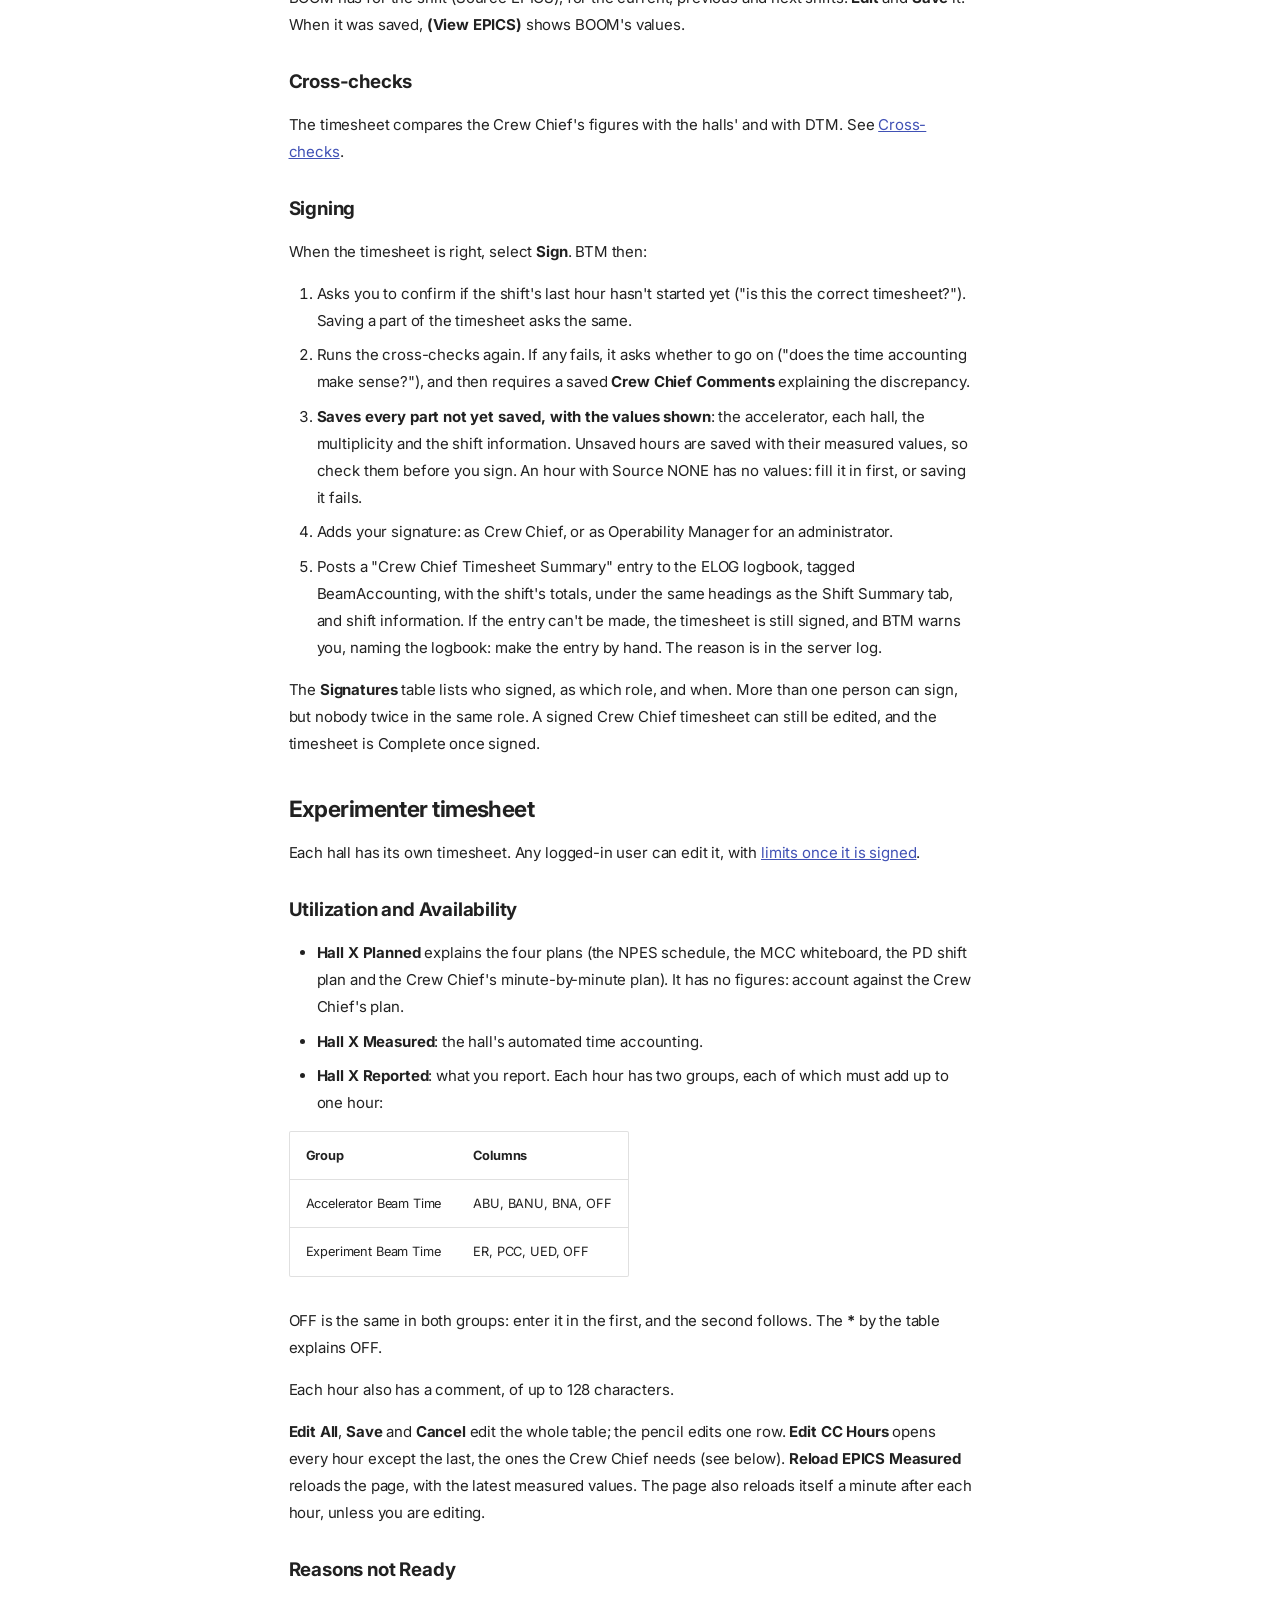
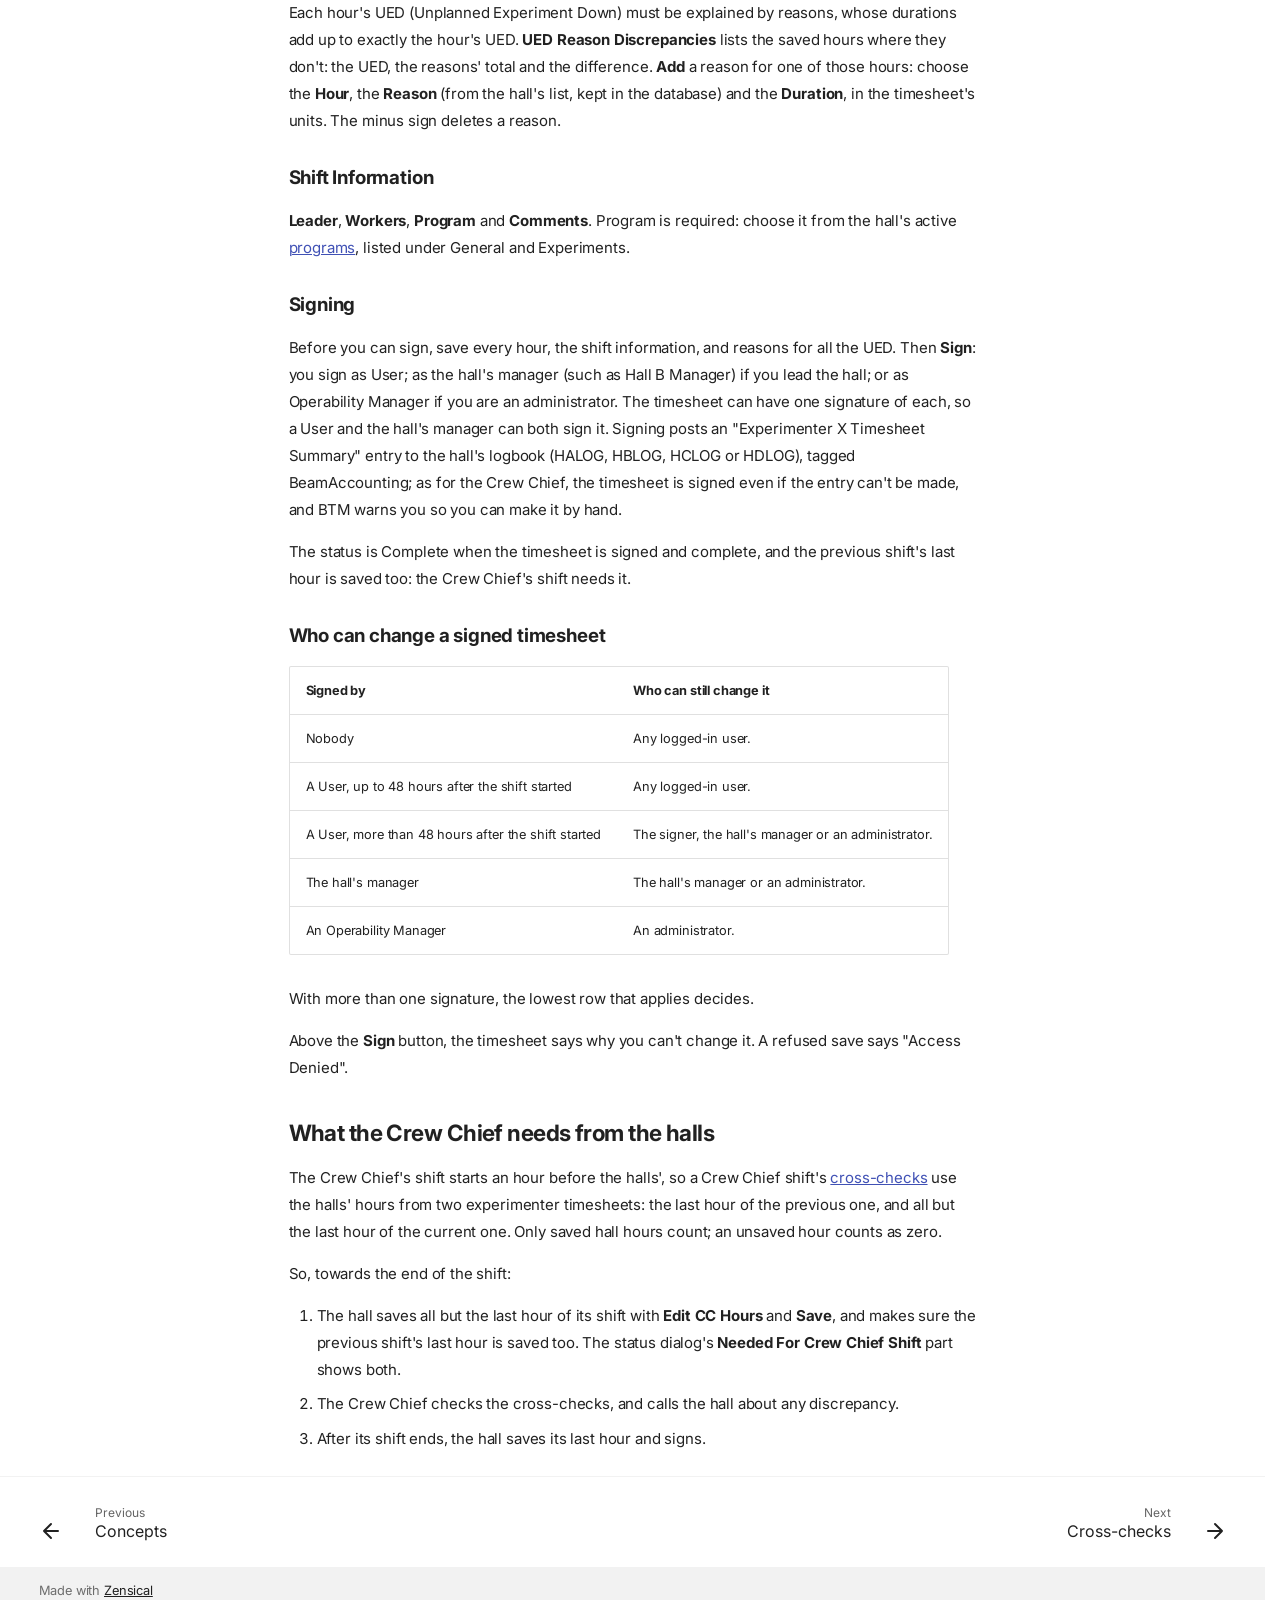
<file: latest/timesheets/index.html>
<!doctype html>
<html lang="en" class="no-js">
  <head>
    
      <meta charset="utf-8">
      <meta name="viewport" content="width=device-width,initial-scale=1">
      
        <meta name="description" content="How to account for accelerator and experimental hall beam time with Beam Time Manager (BTM)">
      
      
      
      
        <link rel="prev" href="../concepts/">
      
      
        <link rel="next" href="../cross-checks/">
      
      
        
      
      
      <link rel="icon" href="../assets/images/favicon.png">
      <meta name="generator" content="zensical-0.0.69">
    
    
      
        <title>Timesheets - Beam Time Manager User Guide</title>
      
    
    
      
        
      
      <link rel="stylesheet" href="../assets/stylesheets/modern/main.e15858d4.min.css">
      
        
          
        
        <link rel="stylesheet" href="../assets/stylesheets/modern/palette.b27955a4.min.css">
      
      


    
    
      
    
    
      
        
        
        <link rel="preconnect" href="https://fonts.gstatic.com" crossorigin>
        <link rel="stylesheet" href="https://fonts.googleapis.com/css?family=Inter:300,300i,400,400i,500,500i,700,700i%7CJetBrains+Mono:400,400i,700,700i&amp;display=fallback">
        <style>:root{--md-text-font:"Inter";--md-code-font:"JetBrains Mono"}</style>
      
    
    
    <script>__md_scope=new URL("..",location),__md_scope.pathname.endsWith("/")||(__md_scope=new URL(__md_scope.pathname+"/",location)),__md_hash=e=>[...e].reduce(((e,t)=>(e<<5)-e+t.charCodeAt(0)),0),__md_get=(e,t=localStorage,_=__md_scope)=>JSON.parse(t.getItem(_.pathname+"."+e)),__md_set=(e,t,_=localStorage,a=__md_scope)=>{try{_.setItem(a.pathname+"."+e,JSON.stringify(t))}catch(e){}},document.documentElement.setAttribute("data-platform",navigator.platform)</script>
    
      

    
    
  </head>
  
  
    
    
      
    
    
    
    
    <body dir="ltr" data-md-color-scheme="default" data-md-color-primary="indigo" data-md-color-accent="indigo">
  
    
    <input class="md-toggle" data-md-toggle="drawer" type="checkbox" id="__drawer" autocomplete="off">
    <input class="md-toggle" data-md-toggle="search" type="checkbox" id="__search" autocomplete="off">
    <label class="md-overlay" for="__drawer" aria-hidden="true"></label>
    <div data-md-component="skip">
      <a href="#__skip" class="md-skip">
        Skip to content
      </a>
    </div>
    <div data-md-component="announce">
      
    </div>
    
    
      

  

<header class="md-header md-header--shadow" data-md-component="header">
  <nav class="md-header__inner md-grid" aria-label="Header">
    <a href="./.." title="Beam Time Manager User Guide" class="md-header__button md-logo" aria-label="Beam Time Manager User Guide" data-md-component="logo">
      
  
  <svg xmlns="http://www.w3.org/2000/svg" fill="none" stroke="currentColor" stroke-linecap="round" stroke-linejoin="round" stroke-width="2" class="lucide lucide-book-open" viewBox="0 0 24 24"><path d="M12 5v16M20.001 19A2 2 0 0 0 22 17V5a2 2 0 0 0-1.999-2L16 3.002A5 5 0 0 0 12 5a5 5 0 0 0-4-2H4a2 2 0 0 0-2 2v12a2 2 0 0 0 1.999 2H8a5 5 0 0 1 4 2 5 5 0 0 1 4-2z"/></svg>

    </a>
    <label class="md-header__button md-icon" for="__drawer" aria-label="Navigation">
      
      <svg xmlns="http://www.w3.org/2000/svg" fill="none" stroke="currentColor" stroke-linecap="round" stroke-linejoin="round" stroke-width="2" class="lucide lucide-menu" viewBox="0 0 24 24"><path d="M4 5h16M4 12h16M4 19h16"/></svg>
    </label>
    <div class="md-header__title" data-md-component="header-title">
      <div class="md-header__ellipsis">
        <div class="md-header__topic">
          <span class="md-ellipsis">
            Beam Time Manager User Guide
          </span>
        </div>
        <div class="md-header__topic" data-md-component="header-topic">
          <span class="md-ellipsis">
            
              Timesheets
            
          </span>
        </div>
      </div>
    </div>
    
      
        <form class="md-header__option" data-md-component="palette">
  
    
    
    
    <input class="md-option" data-md-color-media="(prefers-color-scheme)" data-md-color-scheme="default" data-md-color-primary="indigo" data-md-color-accent="indigo"  aria-label="Switch to light mode"  type="radio" name="__palette" id="__palette_0">
    
      <label class="md-header__button md-icon" title="Switch to light mode" for="__palette_1" hidden>
        <svg xmlns="http://www.w3.org/2000/svg" fill="none" stroke="currentColor" stroke-linecap="round" stroke-linejoin="round" stroke-width="2" class="lucide lucide-sun-moon" viewBox="0 0 24 24"><path d="M12 2v2M14.837 16.385a6 6 0 1 1-7.223-7.222c.624-.147.97.66.715 1.248a4 4 0 0 0 5.26 5.259c.589-.255 1.396.09 1.248.715M16 12a4 4 0 0 0-4-4M19 5l-1.256 1.256M20 12h2"/></svg>
      </label>
    
  
    
    
    
    <input class="md-option" data-md-color-media="(prefers-color-scheme: light)" data-md-color-scheme="default" data-md-color-primary="indigo" data-md-color-accent="indigo"  aria-label="Switch to dark mode"  type="radio" name="__palette" id="__palette_1">
    
      <label class="md-header__button md-icon" title="Switch to dark mode" for="__palette_2" hidden>
        <svg xmlns="http://www.w3.org/2000/svg" fill="none" stroke="currentColor" stroke-linecap="round" stroke-linejoin="round" stroke-width="2" class="lucide lucide-sun" viewBox="0 0 24 24"><circle cx="12" cy="12" r="4"/><path d="M12 2v2M12 20v2M4.93 4.93l1.41 1.41M17.66 17.66l1.41 1.41M2 12h2M20 12h2M6.34 17.66l-1.41 1.41M19.07 4.93l-1.41 1.41"/></svg>
      </label>
    
  
    
    
    
    <input class="md-option" data-md-color-media="(prefers-color-scheme: dark)" data-md-color-scheme="slate" data-md-color-primary="indigo" data-md-color-accent="indigo"  aria-label="Switch to system preference"  type="radio" name="__palette" id="__palette_2">
    
      <label class="md-header__button md-icon" title="Switch to system preference" for="__palette_0" hidden>
        <svg xmlns="http://www.w3.org/2000/svg" fill="none" stroke="currentColor" stroke-linecap="round" stroke-linejoin="round" stroke-width="2" class="lucide lucide-moon" viewBox="0 0 24 24"><path d="M20.985 12.486a9 9 0 1 1-9.473-9.472c.405-.022.617.46.402.803a6 6 0 0 0 8.268 8.268c.344-.215.825-.004.803.401"/></svg>
      </label>
    
  
</form>
      
    
    
      <script>var palette=__md_get("__palette");if(palette&&palette.color){if("(prefers-color-scheme)"===palette.color.media){var media=matchMedia("(prefers-color-scheme: light)"),input=document.querySelector(media.matches?"[data-md-color-media='(prefers-color-scheme: light)']":"[data-md-color-media='(prefers-color-scheme: dark)']");palette.color.media=input.getAttribute("data-md-color-media"),palette.color.scheme=input.getAttribute("data-md-color-scheme"),palette.color.primary=input.getAttribute("data-md-color-primary"),palette.color.accent=input.getAttribute("data-md-color-accent")}for(var[key,value]of Object.entries(palette.color))document.body.setAttribute("data-md-color-"+key,value)}</script>
    
    
    
      
      
        <label class="md-header__button md-icon" for="__search" aria-label="Search">
          
          <svg xmlns="http://www.w3.org/2000/svg" fill="none" stroke="currentColor" stroke-linecap="round" stroke-linejoin="round" stroke-width="2" class="lucide lucide-search" viewBox="0 0 24 24"><path d="m21 21-4.34-4.34"/><circle cx="11" cy="11" r="8"/></svg>
        </label>
        <div class="md-search" data-md-component="search" role="dialog" aria-label="Search">
  <button type="button" class="md-search__button">
    Search
  </button>
</div>
      
    
    <div class="md-header__source">
      
        <a href="https://github.com/JeffersonLab/btm" title="Go to repository" class="md-source" data-md-component="source">
  <div class="md-source__icon md-icon">
    
    <svg xmlns="http://www.w3.org/2000/svg" viewBox="0 0 448 512"><!--! Font Awesome Free 7.3.1 by @fontawesome - https://fontawesome.com License - https://fontawesome.com/license/free (Icons: CC BY 4.0, Fonts: SIL OFL 1.1, Code: MIT License) Copyright 2026 Fonticons, Inc.--><path fill="currentColor" d="M439.6 236.1 244 40.5c-5.4-5.5-12.8-8.5-20.4-8.5s-15 3-20.4 8.4L162.5 81l51.5 51.5c27.1-9.1 52.7 16.8 43.4 43.7l49.7 49.7c34.2-11.8 61.2 31 35.5 56.7-26.5 26.5-70.2-2.9-56-37.3L240.3 199v121.9c25.3 12.5 22.3 41.8 9.1 55-6.4 6.4-15.2 10.1-24.3 10.1s-17.8-3.6-24.3-10.1c-17.6-17.6-11.1-46.9 11.2-56v-123c-20.8-8.5-24.6-30.7-18.6-45L142.6 101 8.5 235.1C3 240.6 0 247.9 0 255.5s3 15 8.5 20.4l195.6 195.7c5.4 5.4 12.7 8.4 20.4 8.4s15-3 20.4-8.4l194.7-194.7c5.4-5.4 8.4-12.8 8.4-20.4s-3-15-8.4-20.4"/></svg>
  </div>
  <div class="md-source__repository">
    JeffersonLab/btm
  </div>
</a>
      
    </div>
  </nav>
  
</header>
    
    <div class="md-container" data-md-component="container">
      
      
        
          
        
      
      <main class="md-main" data-md-component="main">
        <div class="md-main__inner md-grid">
          
            
              
              <div class="md-sidebar md-sidebar--primary" data-md-component="sidebar" data-md-type="navigation" >
                <div class="md-sidebar__scrollwrap">
                  <div class="md-sidebar__inner">
                    



<nav class="md-nav md-nav--primary" aria-label="Navigation" data-md-level="0">
  <label class="md-nav__title" for="__drawer">
    <a href="./.." title="Beam Time Manager User Guide" class="md-nav__button md-logo" aria-label="Beam Time Manager User Guide" data-md-component="logo">
      
  
  <svg xmlns="http://www.w3.org/2000/svg" fill="none" stroke="currentColor" stroke-linecap="round" stroke-linejoin="round" stroke-width="2" class="lucide lucide-book-open" viewBox="0 0 24 24"><path d="M12 5v16M20.001 19A2 2 0 0 0 22 17V5a2 2 0 0 0-1.999-2L16 3.002A5 5 0 0 0 12 5a5 5 0 0 0-4-2H4a2 2 0 0 0-2 2v12a2 2 0 0 0 1.999 2H8a5 5 0 0 1 4 2 5 5 0 0 1 4-2z"/></svg>

    </a>
    Beam Time Manager User Guide
  </label>
  
    <div class="md-nav__source">
      <a href="https://github.com/JeffersonLab/btm" title="Go to repository" class="md-source" data-md-component="source">
  <div class="md-source__icon md-icon">
    
    <svg xmlns="http://www.w3.org/2000/svg" viewBox="0 0 448 512"><!--! Font Awesome Free 7.3.1 by @fontawesome - https://fontawesome.com License - https://fontawesome.com/license/free (Icons: CC BY 4.0, Fonts: SIL OFL 1.1, Code: MIT License) Copyright 2026 Fonticons, Inc.--><path fill="currentColor" d="M439.6 236.1 244 40.5c-5.4-5.5-12.8-8.5-20.4-8.5s-15 3-20.4 8.4L162.5 81l51.5 51.5c27.1-9.1 52.7 16.8 43.4 43.7l49.7 49.7c34.2-11.8 61.2 31 35.5 56.7-26.5 26.5-70.2-2.9-56-37.3L240.3 199v121.9c25.3 12.5 22.3 41.8 9.1 55-6.4 6.4-15.2 10.1-24.3 10.1s-17.8-3.6-24.3-10.1c-17.6-17.6-11.1-46.9 11.2-56v-123c-20.8-8.5-24.6-30.7-18.6-45L142.6 101 8.5 235.1C3 240.6 0 247.9 0 255.5s3 15 8.5 20.4l195.6 195.7c5.4 5.4 12.7 8.4 20.4 8.4s15-3 20.4-8.4l194.7-194.7c5.4-5.4 8.4-12.8 8.4-20.4s-3-15-8.4-20.4"/></svg>
  </div>
  <div class="md-source__repository">
    JeffersonLab/btm
  </div>
</a>
    </div>
  
  <ul class="md-nav__list" data-md-scrollfix>
    
      
      
  
  
  
  
    <li class="md-nav__item">
      <a href="./.." class="md-nav__link">
        
  
  
  <span class="md-ellipsis">
    
  
  Home

    
  </span>
  
  

      </a>
    </li>
  

    
      
      
  
  
  
  
    <li class="md-nav__item">
      <a href="../concepts/" class="md-nav__link">
        
  
  
  <span class="md-ellipsis">
    
  
  Concepts

    
  </span>
  
  

      </a>
    </li>
  

    
      
      
  
  
    
  
  
  
    <li class="md-nav__item md-nav__item--active">
      
      
      
      
        
      
      
        <label class="md-nav__link md-nav__link--active" for="__toc">
          
  
  
  <span class="md-ellipsis">
    
  
  Timesheets

    
  </span>
  
  

          <span class="md-nav__icon md-icon"></span>
        </label>
      
      <a href="././" class="md-nav__link md-nav__link--active">
        
  
  
  <span class="md-ellipsis">
    
  
  Timesheets

    
  </span>
  
  

      </a>
      
        


<nav class="md-nav md-nav--secondary" aria-label="On this page">
  
  
  
    
  
  
    <label class="md-nav__title" for="__toc">
      <span class="md-nav__icon md-icon"></span>
      On this page
    </label>
    <ul class="md-nav__list" data-md-component="toc" data-md-scrollfix>
      
        <li class="md-nav__item">
  <a href="#shifts" class="md-nav__link">
    <span class="md-ellipsis">
      <span class="md-typeset">
        Shifts
      </span>
    </span>
  </a>
  
</li>
      
        <li class="md-nav__item">
  <a href="#finding-a-timesheet" class="md-nav__link">
    <span class="md-ellipsis">
      <span class="md-typeset">
        Finding a timesheet
      </span>
    </span>
  </a>
  
</li>
      
        <li class="md-nav__item">
  <a href="#how-a-timesheet-is-filled-out" class="md-nav__link">
    <span class="md-ellipsis">
      <span class="md-typeset">
        How a timesheet is filled out
      </span>
    </span>
  </a>
  
</li>
      
        <li class="md-nav__item">
  <a href="#crew-chief-timesheet" class="md-nav__link">
    <span class="md-ellipsis">
      <span class="md-typeset">
        Crew Chief timesheet
      </span>
    </span>
  </a>
  
    <nav class="md-nav" aria-label="Crew Chief timesheet">
      <ul class="md-nav__list">
        
          <li class="md-nav__item">
  <a href="#utilization-and-availability" class="md-nav__link">
    <span class="md-ellipsis">
      <span class="md-typeset">
        Utilization and Availability
      </span>
    </span>
  </a>
  
</li>
        
          <li class="md-nav__item">
  <a href="#shift-information" class="md-nav__link">
    <span class="md-ellipsis">
      <span class="md-typeset">
        Shift Information
      </span>
    </span>
  </a>
  
</li>
        
          <li class="md-nav__item">
  <a href="#cross-checks" class="md-nav__link">
    <span class="md-ellipsis">
      <span class="md-typeset">
        Cross-checks
      </span>
    </span>
  </a>
  
</li>
        
          <li class="md-nav__item">
  <a href="#signing" class="md-nav__link">
    <span class="md-ellipsis">
      <span class="md-typeset">
        Signing
      </span>
    </span>
  </a>
  
</li>
        
      </ul>
    </nav>
  
</li>
      
        <li class="md-nav__item">
  <a href="#experimenter-timesheet" class="md-nav__link">
    <span class="md-ellipsis">
      <span class="md-typeset">
        Experimenter timesheet
      </span>
    </span>
  </a>
  
    <nav class="md-nav" aria-label="Experimenter timesheet">
      <ul class="md-nav__list">
        
          <li class="md-nav__item">
  <a href="#utilization-and-availability_1" class="md-nav__link">
    <span class="md-ellipsis">
      <span class="md-typeset">
        Utilization and Availability
      </span>
    </span>
  </a>
  
</li>
        
          <li class="md-nav__item">
  <a href="#reasons-not-ready" class="md-nav__link">
    <span class="md-ellipsis">
      <span class="md-typeset">
        Reasons not Ready
      </span>
    </span>
  </a>
  
</li>
        
          <li class="md-nav__item">
  <a href="#shift-information_1" class="md-nav__link">
    <span class="md-ellipsis">
      <span class="md-typeset">
        Shift Information
      </span>
    </span>
  </a>
  
</li>
        
          <li class="md-nav__item">
  <a href="#signing_1" class="md-nav__link">
    <span class="md-ellipsis">
      <span class="md-typeset">
        Signing
      </span>
    </span>
  </a>
  
</li>
        
          <li class="md-nav__item">
  <a href="#who-can-change-a-signed-timesheet" class="md-nav__link">
    <span class="md-ellipsis">
      <span class="md-typeset">
        Who can change a signed timesheet
      </span>
    </span>
  </a>
  
</li>
        
      </ul>
    </nav>
  
</li>
      
        <li class="md-nav__item">
  <a href="#what-the-crew-chief-needs-from-the-halls" class="md-nav__link">
    <span class="md-ellipsis">
      <span class="md-typeset">
        What the Crew Chief needs from the halls
      </span>
    </span>
  </a>
  
</li>
      
    </ul>
  
</nav>
      
    </li>
  

    
      
      
  
  
  
  
    <li class="md-nav__item">
      <a href="../cross-checks/" class="md-nav__link">
        
  
  
  <span class="md-ellipsis">
    
  
  Cross-checks

    
  </span>
  
  

      </a>
    </li>
  

    
      
      
  
  
  
  
    <li class="md-nav__item">
      <a href="../state-timeline/" class="md-nav__link">
        
  
  
  <span class="md-ellipsis">
    
  
  State Timeline

    
  </span>
  
  

      </a>
    </li>
  

    
      
      
  
  
  
  
    <li class="md-nav__item">
      <a href="../schedule/" class="md-nav__link">
        
  
  
  <span class="md-ellipsis">
    
  
  Schedule and programs

    
  </span>
  
  

      </a>
    </li>
  

    
      
      
  
  
  
  
    <li class="md-nav__item">
      <a href="../reports/" class="md-nav__link">
        
  
  
  <span class="md-ellipsis">
    
  
  Reports

    
  </span>
  
  

      </a>
    </li>
  

    
      
      
  
  
  
  
    <li class="md-nav__item">
      <a href="../administration/" class="md-nav__link">
        
  
  
  <span class="md-ellipsis">
    
  
  Administration

    
  </span>
  
  

      </a>
    </li>
  

    
      
      
  
  
  
  
    <li class="md-nav__item">
      <a href="../common-issues/" class="md-nav__link">
        
  
  
  <span class="md-ellipsis">
    
  
  Common issues

    
  </span>
  
  

      </a>
    </li>
  

    
  </ul>
</nav>
                  </div>
                </div>
              </div>
            
            
              
              <div class="md-sidebar md-sidebar--secondary" data-md-component="sidebar" data-md-type="toc" >
                <div class="md-sidebar__scrollwrap">
                  
                    
                    
                    
                      
                    
                    
                      <input class="md-nav__toggle md-toggle" type="checkbox" id="__toc">
                      <div class="md-sidebar-button__wrapper">
                        <label class="md-sidebar-button" for="__toc"></label>
                      </div>
                    
                  
                  <div class="md-sidebar__inner">
                    


<nav class="md-nav md-nav--secondary" aria-label="On this page">
  
  
  
    
  
  
    <label class="md-nav__title" for="__toc">
      <span class="md-nav__icon md-icon"></span>
      On this page
    </label>
    <ul class="md-nav__list" data-md-component="toc" data-md-scrollfix>
      
        <li class="md-nav__item">
  <a href="#shifts" class="md-nav__link">
    <span class="md-ellipsis">
      <span class="md-typeset">
        Shifts
      </span>
    </span>
  </a>
  
</li>
      
        <li class="md-nav__item">
  <a href="#finding-a-timesheet" class="md-nav__link">
    <span class="md-ellipsis">
      <span class="md-typeset">
        Finding a timesheet
      </span>
    </span>
  </a>
  
</li>
      
        <li class="md-nav__item">
  <a href="#how-a-timesheet-is-filled-out" class="md-nav__link">
    <span class="md-ellipsis">
      <span class="md-typeset">
        How a timesheet is filled out
      </span>
    </span>
  </a>
  
</li>
      
        <li class="md-nav__item">
  <a href="#crew-chief-timesheet" class="md-nav__link">
    <span class="md-ellipsis">
      <span class="md-typeset">
        Crew Chief timesheet
      </span>
    </span>
  </a>
  
    <nav class="md-nav" aria-label="Crew Chief timesheet">
      <ul class="md-nav__list">
        
          <li class="md-nav__item">
  <a href="#utilization-and-availability" class="md-nav__link">
    <span class="md-ellipsis">
      <span class="md-typeset">
        Utilization and Availability
      </span>
    </span>
  </a>
  
</li>
        
          <li class="md-nav__item">
  <a href="#shift-information" class="md-nav__link">
    <span class="md-ellipsis">
      <span class="md-typeset">
        Shift Information
      </span>
    </span>
  </a>
  
</li>
        
          <li class="md-nav__item">
  <a href="#cross-checks" class="md-nav__link">
    <span class="md-ellipsis">
      <span class="md-typeset">
        Cross-checks
      </span>
    </span>
  </a>
  
</li>
        
          <li class="md-nav__item">
  <a href="#signing" class="md-nav__link">
    <span class="md-ellipsis">
      <span class="md-typeset">
        Signing
      </span>
    </span>
  </a>
  
</li>
        
      </ul>
    </nav>
  
</li>
      
        <li class="md-nav__item">
  <a href="#experimenter-timesheet" class="md-nav__link">
    <span class="md-ellipsis">
      <span class="md-typeset">
        Experimenter timesheet
      </span>
    </span>
  </a>
  
    <nav class="md-nav" aria-label="Experimenter timesheet">
      <ul class="md-nav__list">
        
          <li class="md-nav__item">
  <a href="#utilization-and-availability_1" class="md-nav__link">
    <span class="md-ellipsis">
      <span class="md-typeset">
        Utilization and Availability
      </span>
    </span>
  </a>
  
</li>
        
          <li class="md-nav__item">
  <a href="#reasons-not-ready" class="md-nav__link">
    <span class="md-ellipsis">
      <span class="md-typeset">
        Reasons not Ready
      </span>
    </span>
  </a>
  
</li>
        
          <li class="md-nav__item">
  <a href="#shift-information_1" class="md-nav__link">
    <span class="md-ellipsis">
      <span class="md-typeset">
        Shift Information
      </span>
    </span>
  </a>
  
</li>
        
          <li class="md-nav__item">
  <a href="#signing_1" class="md-nav__link">
    <span class="md-ellipsis">
      <span class="md-typeset">
        Signing
      </span>
    </span>
  </a>
  
</li>
        
          <li class="md-nav__item">
  <a href="#who-can-change-a-signed-timesheet" class="md-nav__link">
    <span class="md-ellipsis">
      <span class="md-typeset">
        Who can change a signed timesheet
      </span>
    </span>
  </a>
  
</li>
        
      </ul>
    </nav>
  
</li>
      
        <li class="md-nav__item">
  <a href="#what-the-crew-chief-needs-from-the-halls" class="md-nav__link">
    <span class="md-ellipsis">
      <span class="md-typeset">
        What the Crew Chief needs from the halls
      </span>
    </span>
  </a>
  
</li>
      
    </ul>
  
</nav>
                  </div>
                </div>
              </div>
            
          
          
            <div class="md-content" data-md-component="content">
              
              <article class="md-content__inner md-typeset">
                <a id="__skip" tabindex="-1"></a>
                
                  

  
    <a href="https://github.com/JeffersonLab/btm/edit/main/docs/user-guide/timesheets.md" title="Edit this page" class="md-content__button md-icon" rel="edit">
      
      <svg xmlns="http://www.w3.org/2000/svg" fill="none" stroke="currentColor" stroke-linecap="round" stroke-linejoin="round" stroke-width="2" class="lucide lucide-file-pen" viewBox="0 0 24 24"><path d="M12.659 22H18a2 2 0 0 0 2-2V8a2.4 2.4 0 0 0-.706-1.706l-3.588-3.588A2.4 2.4 0 0 0 14 2H6a2 2 0 0 0-2 2v9.34"/><path d="M14 2v5a1 1 0 0 0 1 1h5M10.378 12.622a1 1 0 0 1 3 3.003L8.36 20.637a2 2 0 0 1-.854.506l-2.867.837a.5.5 0 0 1-.62-.62l.836-2.869a2 2 0 0 1 .506-.853z"/></svg>
    </a>
  
  


<h1 id="timesheets">Timesheets<a class="headerlink" href="#timesheets" title="Permanent link">&para;</a></h1>
<p><a href="../">User Guide</a> › Timesheets</p>
<p>At the end of each shift, the Crew Chief and each hall fill out a timesheet: the hours the
accelerator and the halls spent in each <a href="../concepts/#modes-states-and-programs">state</a>. The
<strong>Timesheets</strong> tab opens on the Crew Chief's timesheet for the current shift.</p>
<h2 id="shifts">Shifts<a class="headerlink" href="#shifts" title="Permanent link">&para;</a></h2>
<p>Each timesheet covers one eight-hour shift. Crew Chief shifts start an hour before experimenter
shifts:</p>
<table>
<thead>
<tr>
<th>Shift</th>
<th>Crew Chief</th>
<th>Experimenter</th>
</tr>
</thead>
<tbody>
<tr>
<td>Owl</td>
<td>23:00 the day before to 07:00</td>
<td>00:00 to 08:00</td>
</tr>
<tr>
<td>Day</td>
<td>07:00 to 15:00</td>
<td>08:00 to 16:00</td>
</tr>
<tr>
<td>Swing</td>
<td>15:00 to 23:00</td>
<td>16:00 to 24:00</td>
</tr>
</tbody>
</table>
<p>A Crew Chief Owl shift belongs to the day it ends on. Times are JLab's local time; on the days
daylight saving time starts and ends, the Owl shift has 7 or 9 hours.</p>
<h2 id="finding-a-timesheet">Finding a timesheet<a class="headerlink" href="#finding-a-timesheet" title="Permanent link">&para;</a></h2>
<p>Open the filter to choose:</p>
<ul>
<li><strong>Type</strong>: Crew Chief, or Experimenter A, B, C or D.</li>
<li><strong>Date</strong> and <strong>Shift</strong>: Owl, Day or Swing.</li>
<li><strong>Units</strong>: Hours, Minutes or Seconds. Crew Chief timesheets open in hours, experimenter
  timesheets in minutes.</li>
</ul>
<p><strong>Previous</strong> and <strong>Next</strong> go to the neighbouring shifts. Under <strong>Current Shift (bookmarkable)</strong>
are links to each type's current shift, worth a bookmark:</p>
<table>
<thead>
<tr>
<th>Timesheet</th>
<th>Address</th>
</tr>
</thead>
<tbody>
<tr>
<td>Crew Chief</td>
<td><code>/btm/timesheet/cc</code></td>
</tr>
<tr>
<td>Experimenter A, B, C, D</td>
<td><code>/btm/timesheet/ea</code>, <code>/eb</code>, <code>/ec</code>, <code>/ed</code></td>
</tr>
</tbody>
</table>
<p>During the first hour of a Crew Chief shift, the Crew Chief link opens the shift that just ended,
the one to fill out. A timesheet's own address is like
<code>/btm/timesheet/cc/12-nov-2026/day/hours</code>.</p>
<p>Each timesheet shows its <strong>Status</strong>, Complete or Incomplete; select it to see which parts are
still missing. <strong>History</strong> opens the <a href="../reports/#activity-audit">Activity Audit</a> of the shift:
who changed what (log in to see it).</p>
<p>Anyone can view timesheets without logging in.</p>
<h2 id="how-a-timesheet-is-filled-out">How a timesheet is filled out<a class="headerlink" href="#how-a-timesheet-is-filled-out" title="Permanent link">&para;</a></h2>
<p>The figures are entered hour by hour, never as shift totals. For each hour the timesheet shows:</p>
<ul>
<li><strong>Measured</strong>: from automated time accounting, for shifts that ended within the last week.
  Older shifts have no measured hall or multiplicity values. See
  <a href="../concepts/#planned-measured-and-reported">Planned, measured and reported</a>.</li>
<li><strong>Reported</strong>: what was saved. Until an hour is saved, the Reported table shows the measured
  values, and its <strong>Source</strong> column says where each row's values come from:</li>
</ul>
<table>
<thead>
<tr>
<th>Source</th>
<th>Meaning</th>
</tr>
</thead>
<tbody>
<tr>
<td>DB</td>
<td>Saved.</td>
</tr>
<tr>
<td>EPICS</td>
<td>Not saved: these are the measured values.</td>
</tr>
<tr>
<td>NONE</td>
<td>Not saved, and nothing was measured.</td>
</tr>
</tbody>
</table>
<p>To change the hours:</p>
<ul>
<li><strong>Edit</strong> under a table opens all of its rows; <strong>Save</strong> saves the whole table and <strong>Cancel</strong>
  discards your changes.</li>
<li>The pencil on a row edits just that row, and the check mark saves it.</li>
</ul>
<p>Enter values in the timesheet's units. In each hour the states must add up to exactly one hour
(60 minutes, 3600 seconds); a row that doesn't is red, and saving it fails with "Hour HH ...
must total 1 hour". The totals at the bottom update as you type.</p>
<p>An hour still shown with Source EPICS is not saved, even if its values are right: save it, so
it counts as reported. The <a href="../reports/">reports</a> count only saved hours.</p>
<h2 id="crew-chief-timesheet">Crew Chief timesheet<a class="headerlink" href="#crew-chief-timesheet" title="Permanent link">&para;</a></h2>
<p>Crew Chiefs and Operability managers (the <code>cc</code> and <code>btm-admin</code> <a href="../administration/#roles">roles</a>)
can edit and sign it. Others see "You must authenticate as a Crew Chief or Operability Manager to
edit".</p>
<h3 id="utilization-and-availability">Utilization and Availability<a class="headerlink" href="#utilization-and-availability" title="Permanent link">&para;</a></h3>
<p><strong>Shift Summary</strong> shows the shift's totals, with a Planned, Measured and Reported row each:</p>
<table>
<thead>
<tr>
<th>Table</th>
<th>Columns</th>
</tr>
</thead>
<tbody>
<tr>
<td>Accelerator Program</td>
<td>PHYSICS (Research + Tuning + Down); INTERNAL: STUDIES, NPES RESTORE, ACC, INTERNAL DOWN; OFF (SAM)</td>
</tr>
<tr>
<td>Hall Physics Progress, for each hall</td>
<td>UP, TUNE, BNR, PHYSICS DOWN, OFF</td>
</tr>
<tr>
<td>Multiplicity Physics Progress</td>
<td>FOUR UP, THREE UP, TWO UP, ONE UP, ANY UP, ALL ON UP, DOWN HARD (no Planned row)</td>
</tr>
</tbody>
</table>
<p>The hall columns name the experimenter state each corresponds to: UP {ABU}, TUNE {ABU}, BNR
{BANU}, PHYSICS DOWN {BNA}. Planned comes from the PD shift plan; it is empty when there is none.</p>
<p><strong>Hourly</strong> has the hours behind the totals, in three sections, each with a Measured and a
Reported table: Accelerator Program, Halls Physics Progress (a Measured and Reported table for
each hall) and Multiplicity Physics Progress. Edit the Reported tables here.</p>
<p>The accelerator's measured hours come from the <a href="../state-timeline/">State Timeline</a>, with DTM's
downtime during Studies, NPES Restore and ACC counted as Internal Down; hours the timeline
doesn't cover are as BOOM measured them. The halls' and multiplicity's measured hours come from
BOOM. The multiplicity states overlap, so their hours needn't add up to one hour.</p>
<p>If the timeline is wrong, <a href="../state-timeline/#correcting-the-timeline">correct it</a> before you
save the accelerator hours: a correction changes the measured values, not hours already saved.</p>
<h3 id="shift-information">Shift Information<a class="headerlink" href="#shift-information" title="Permanent link">&para;</a></h3>
<p><strong>Crew Chief</strong>, <strong>Operators</strong>, <strong>Program</strong>, <strong>Program Deputy</strong> and <strong>Comments</strong>. Until saved, it
shows what BOOM has for the shift (Source EPICS), for the current, previous and next shifts.
<strong>Edit</strong> and <strong>Save</strong> it. When it was saved, <strong>(View EPICS)</strong> shows BOOM's values.</p>
<h3 id="cross-checks">Cross-checks<a class="headerlink" href="#cross-checks" title="Permanent link">&para;</a></h3>
<p>The timesheet compares the Crew Chief's figures with the halls' and with DTM. See
<a href="../cross-checks/">Cross-checks</a>.</p>
<h3 id="signing">Signing<a class="headerlink" href="#signing" title="Permanent link">&para;</a></h3>
<p>When the timesheet is right, select <strong>Sign</strong>. BTM then:</p>
<ol>
<li>Asks you to confirm if the shift's last hour hasn't started yet ("is this the correct
   timesheet?"). Saving a part of the timesheet asks the same.</li>
<li>Runs the cross-checks again. If any fails, it asks whether to go on ("does the time accounting
   make sense?"), and then requires a saved <strong>Crew Chief Comments</strong> explaining the discrepancy.</li>
<li><strong>Saves every part not yet saved, with the values shown</strong>: the accelerator, each hall, the
   multiplicity and the shift information. Unsaved hours are saved with their measured values,
   so check them before you sign. An hour with Source NONE has no values: fill it in first, or
   saving it fails.</li>
<li>Adds your signature: as Crew Chief, or as Operability Manager for an administrator.</li>
<li>Posts a "Crew Chief Timesheet Summary" entry to the ELOG logbook, tagged BeamAccounting, with
   the shift's totals, under the same headings as the Shift Summary tab, and shift information.
   If the entry can't be made, the timesheet is still signed, and BTM warns you, naming the
   logbook: make the entry by hand. The reason is in the server log.</li>
</ol>
<p>The <strong>Signatures</strong> table lists who signed, as which role, and when. More than one person can
sign, but nobody twice in the same role. A signed Crew Chief timesheet can still be edited, and
the timesheet is Complete once signed.</p>
<h2 id="experimenter-timesheet">Experimenter timesheet<a class="headerlink" href="#experimenter-timesheet" title="Permanent link">&para;</a></h2>
<p>Each hall has its own timesheet. Any logged-in user can edit it, with
<a href="#who-can-change-a-signed-timesheet">limits once it is signed</a>.</p>
<h3 id="utilization-and-availability_1">Utilization and Availability<a class="headerlink" href="#utilization-and-availability_1" title="Permanent link">&para;</a></h3>
<ul>
<li><strong>Hall X Planned</strong> explains the four plans (the NPES schedule, the MCC whiteboard, the PD shift
  plan and the Crew Chief's minute-by-minute plan). It has no figures: account against the Crew
  Chief's plan.</li>
<li><strong>Hall X Measured</strong>: the hall's automated time accounting.</li>
<li><strong>Hall X Reported</strong>: what you report. Each hour has two groups, each of which must add up to
  one hour:</li>
</ul>
<table>
<thead>
<tr>
<th>Group</th>
<th>Columns</th>
</tr>
</thead>
<tbody>
<tr>
<td>Accelerator Beam Time</td>
<td>ABU, BANU, BNA, OFF</td>
</tr>
<tr>
<td>Experiment Beam Time</td>
<td>ER, PCC, UED, OFF</td>
</tr>
</tbody>
</table>
<p>OFF is the same in both groups: enter it in the first, and the second follows. The <strong>*</strong> by
  the table explains OFF.</p>
<p>Each hour also has a comment, of up to 128 characters.</p>
<p><strong>Edit All</strong>, <strong>Save</strong> and <strong>Cancel</strong> edit the whole table; the pencil edits one row. <strong>Edit CC
Hours</strong> opens every hour except the last, the ones the Crew Chief needs (see below). <strong>Reload
EPICS Measured</strong> reloads the page, with the latest measured values. The page also reloads itself
a minute after each hour, unless you are editing.</p>
<h3 id="reasons-not-ready">Reasons not Ready<a class="headerlink" href="#reasons-not-ready" title="Permanent link">&para;</a></h3>
<p>Each hour's UED (Unplanned Experiment Down) must be explained by reasons, whose durations add up
to exactly the hour's UED. <strong>UED Reason Discrepancies</strong> lists the saved hours where they don't:
the UED, the reasons' total and the difference. <strong>Add</strong> a reason for one of those hours: choose
the <strong>Hour</strong>, the <strong>Reason</strong> (from the hall's list, kept in the database) and the
<strong>Duration</strong>, in the timesheet's units. The minus sign deletes a reason.</p>
<h3 id="shift-information_1">Shift Information<a class="headerlink" href="#shift-information_1" title="Permanent link">&para;</a></h3>
<p><strong>Leader</strong>, <strong>Workers</strong>, <strong>Program</strong> and <strong>Comments</strong>. Program is required: choose it from the
hall's active <a href="../schedule/#programs">programs</a>, listed under General and Experiments.</p>
<h3 id="signing_1">Signing<a class="headerlink" href="#signing_1" title="Permanent link">&para;</a></h3>
<p>Before you can sign, save every hour, the shift information, and reasons for all the UED. Then
<strong>Sign</strong>: you sign as User; as the hall's manager (such as Hall B Manager) if you lead the hall;
or as Operability Manager if you are an administrator. The timesheet can have one signature of
each, so a User and the hall's manager can both sign it. Signing posts an "Experimenter X Timesheet Summary" entry to the
hall's logbook (HALOG, HBLOG, HCLOG or HDLOG), tagged BeamAccounting; as for the Crew Chief, the
timesheet is signed even if the entry can't be made, and BTM warns you so you can make it by hand.</p>
<p>The status is Complete when the timesheet is signed and complete, and the previous shift's last
hour is saved too: the Crew Chief's shift needs it.</p>
<h3 id="who-can-change-a-signed-timesheet">Who can change a signed timesheet<a class="headerlink" href="#who-can-change-a-signed-timesheet" title="Permanent link">&para;</a></h3>
<table>
<thead>
<tr>
<th>Signed by</th>
<th>Who can still change it</th>
</tr>
</thead>
<tbody>
<tr>
<td>Nobody</td>
<td>Any logged-in user.</td>
</tr>
<tr>
<td>A User, up to 48 hours after the shift started</td>
<td>Any logged-in user.</td>
</tr>
<tr>
<td>A User, more than 48 hours after the shift started</td>
<td>The signer, the hall's manager or an administrator.</td>
</tr>
<tr>
<td>The hall's manager</td>
<td>The hall's manager or an administrator.</td>
</tr>
<tr>
<td>An Operability Manager</td>
<td>An administrator.</td>
</tr>
</tbody>
</table>
<p>With more than one signature, the lowest row that applies decides.</p>
<p>Above the <strong>Sign</strong> button, the timesheet says why you can't change it. A refused save says
"Access Denied".</p>
<h2 id="what-the-crew-chief-needs-from-the-halls">What the Crew Chief needs from the halls<a class="headerlink" href="#what-the-crew-chief-needs-from-the-halls" title="Permanent link">&para;</a></h2>
<p>The Crew Chief's shift starts an hour before the halls', so a Crew Chief shift's
<a href="../cross-checks/">cross-checks</a> use the halls' hours from two experimenter timesheets: the last
hour of the previous one, and all but the last hour of the current one. Only saved hall hours
count; an unsaved hour counts as zero.</p>
<p>So, towards the end of the shift:</p>
<ol>
<li>The hall saves all but the last hour of its shift with <strong>Edit CC Hours</strong> and <strong>Save</strong>, and
   makes sure the previous shift's last hour is saved too. The status dialog's <strong>Needed For Crew
   Chief Shift</strong> part shows both.</li>
<li>The Crew Chief checks the cross-checks, and calls the hall about any discrepancy.</li>
<li>After its shift ends, the hall saves its last hour and signs.</li>
</ol>














                
              </article>
            </div>
          
          
<script>var target=document.getElementById(location.hash.slice(1));target&&target.name&&(target.checked=target.name.startsWith("__tabbed_"))</script>
        </div>
        
          <button type="button" class="md-top md-icon" data-md-component="top" hidden>
  
  <svg xmlns="http://www.w3.org/2000/svg" fill="none" stroke="currentColor" stroke-linecap="round" stroke-linejoin="round" stroke-width="2" class="lucide lucide-circle-arrow-up" viewBox="0 0 24 24"><circle cx="12" cy="12" r="10"/><path d="m16 12-4-4-4 4M12 16V8"/></svg>
  Back to top
</button>
        
      </main>
      
        <footer class="md-footer">
  
    
      
      <nav class="md-footer__inner md-grid" aria-label="Footer" >
        
          
          <a href="../concepts/" class="md-footer__link md-footer__link--prev" aria-label="Previous: Concepts">
            <div class="md-footer__button md-icon">
              
              <svg xmlns="http://www.w3.org/2000/svg" fill="none" stroke="currentColor" stroke-linecap="round" stroke-linejoin="round" stroke-width="2" class="lucide lucide-arrow-left" viewBox="0 0 24 24"><path d="m12 19-7-7 7-7M19 12H5"/></svg>
            </div>
            <div class="md-footer__title">
              <span class="md-footer__direction">
                Previous
              </span>
              <div class="md-ellipsis">
                Concepts
              </div>
            </div>
          </a>
        
        
          
          <a href="../cross-checks/" class="md-footer__link md-footer__link--next" aria-label="Next: Cross-checks">
            <div class="md-footer__title">
              <span class="md-footer__direction">
                Next
              </span>
              <div class="md-ellipsis">
                Cross-checks
              </div>
            </div>
            <div class="md-footer__button md-icon">
              
              <svg xmlns="http://www.w3.org/2000/svg" fill="none" stroke="currentColor" stroke-linecap="round" stroke-linejoin="round" stroke-width="2" class="lucide lucide-arrow-right" viewBox="0 0 24 24"><path d="M5 12h14M12 5l7 7-7 7"/></svg>
            </div>
          </a>
        
      </nav>
    
  
  <div class="md-footer-meta md-typeset">
    <div class="md-footer-meta__inner md-grid">
      <div class="md-copyright">
  
  
    Made with
    <a href="https://zensical.org/" target="_blank" rel="noopener">
      Zensical
    </a>
  
</div>
      
    </div>
  </div>
</footer>
      
    </div>
    <div class="md-dialog" data-md-component="dialog" role="status" aria-atomic="true">
      <div class="md-dialog__inner md-typeset"></div>
    </div>
    
    
    
      
      
      
      
        
        
      <script id="__config" type="application/json">{"annotate":null,"base":"..","features":["content.action.edit","navigation.footer","navigation.top","search.highlight"],"redirect":null,"search":"../assets/javascripts/workers/search.7d14d953.min.js","tags":null,"translations":{"clipboard.copied":"Copied to clipboard","clipboard.copy":"Copy to clipboard","clipboard.error":"Could not copy to clipboard","search.result.more.one":"1 more on this page","search.result.more.other":"# more on this page","search.result.none":"No matching documents","search.result.one":"1 matching document","search.result.other":"# matching documents","search.result.placeholder":"Type to start searching","search.result.term.missing":"Missing","select.version":"Select version"},"version":null}</script>
    
    
      <script src="../assets/javascripts/bundle.8b1c90bd.min.js"></script>
      
    
  </body>
</html>
</file>
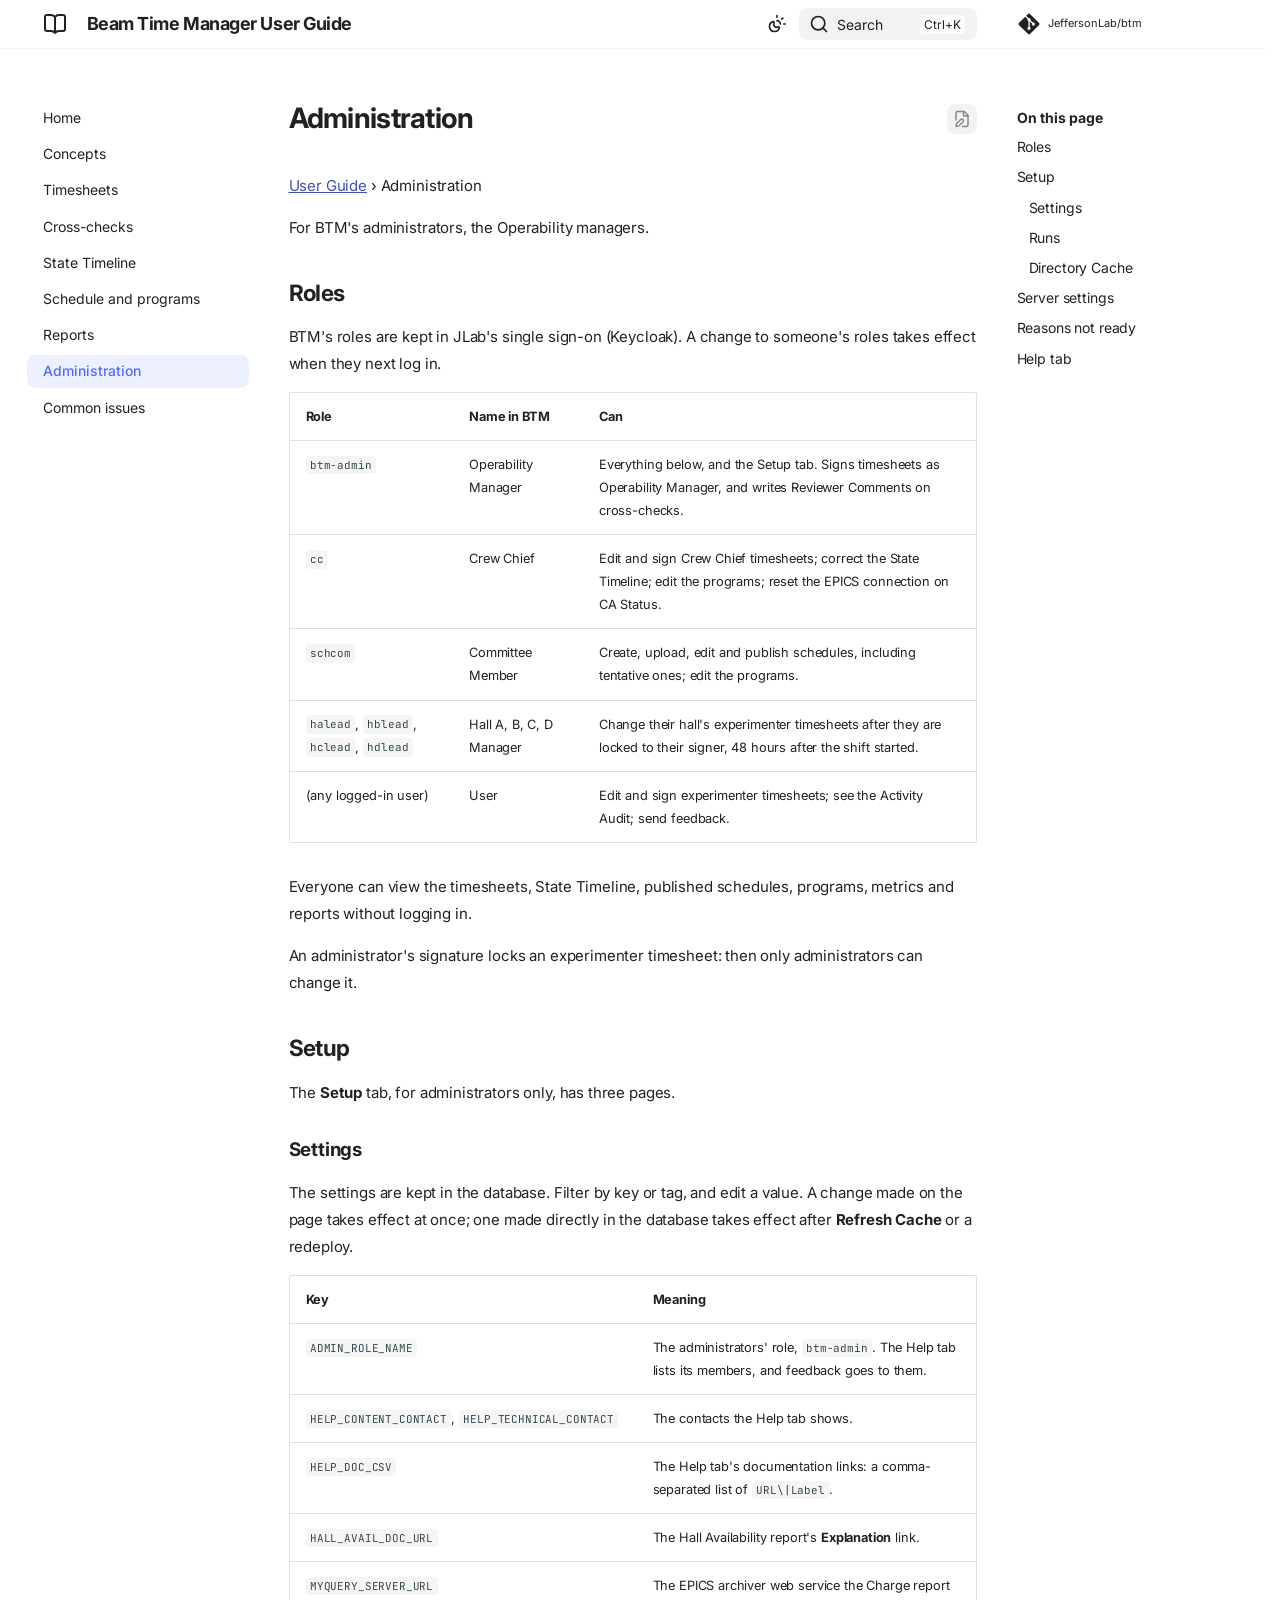
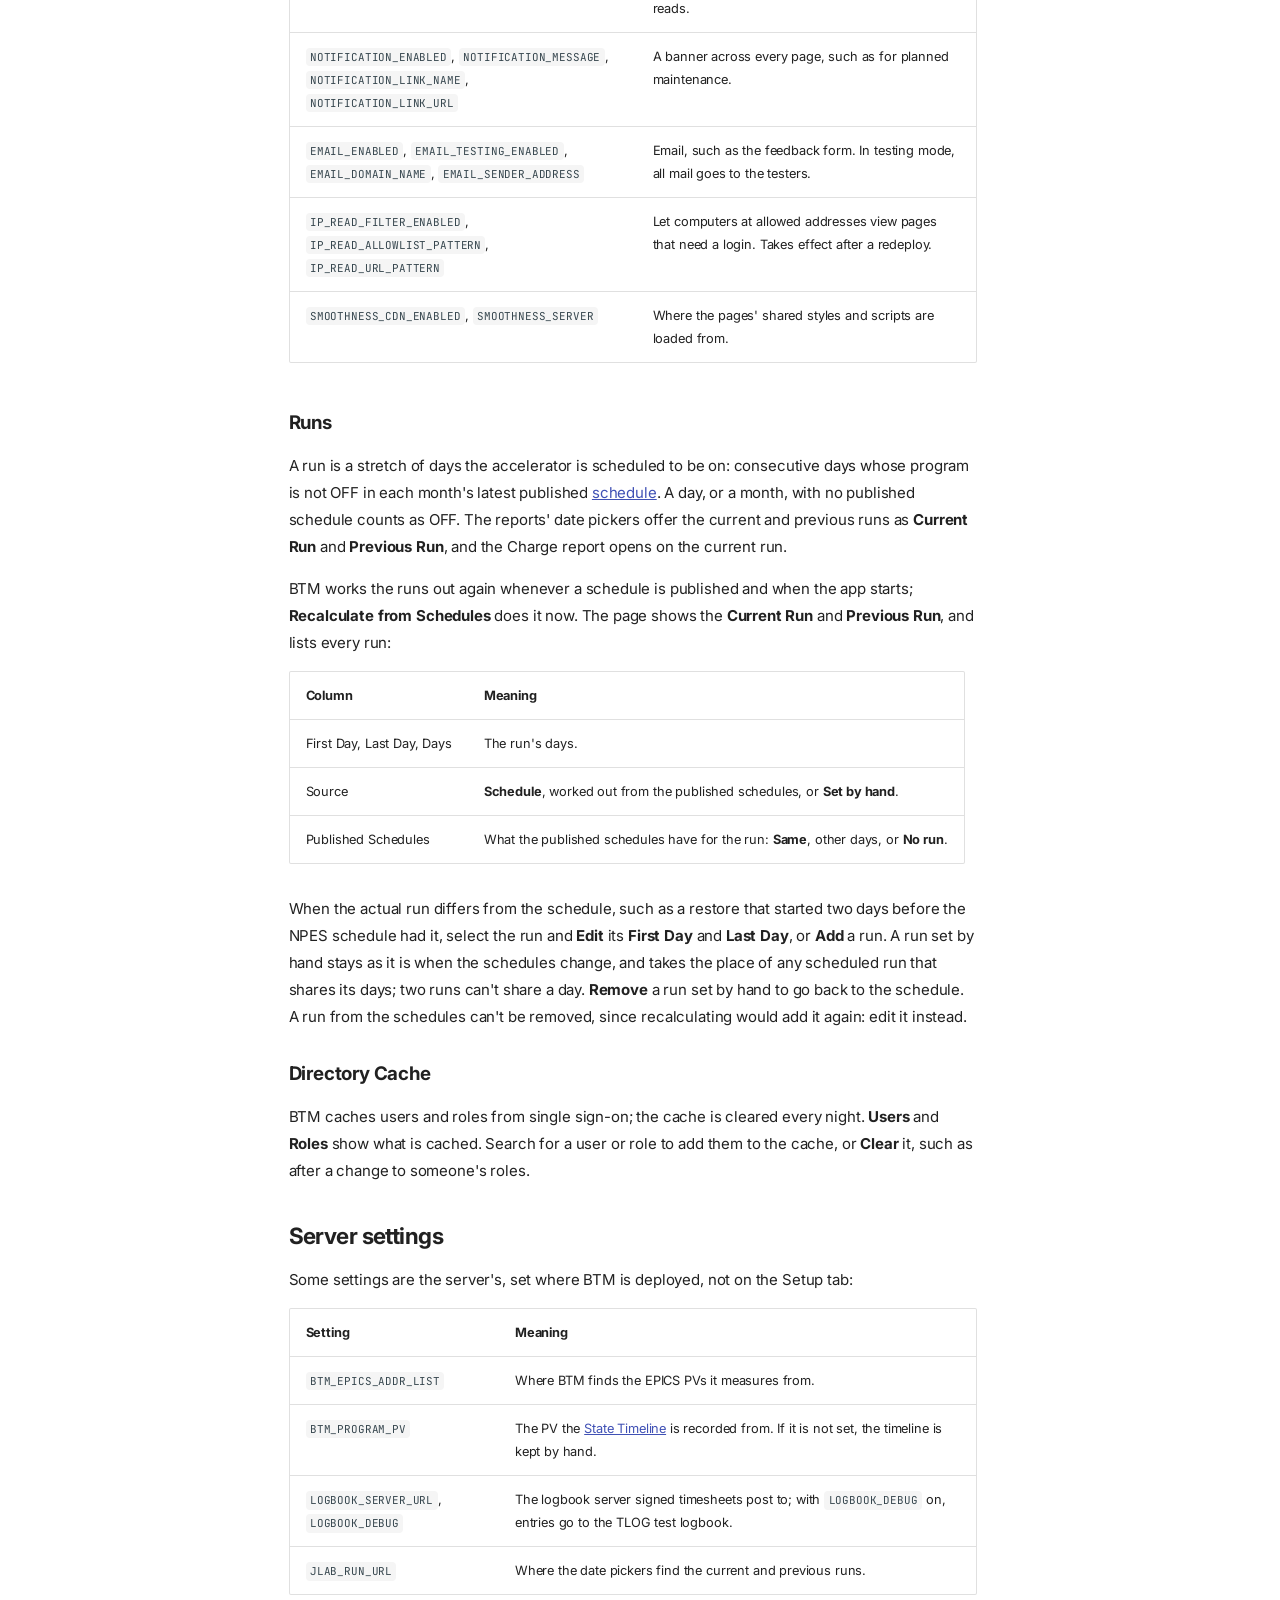
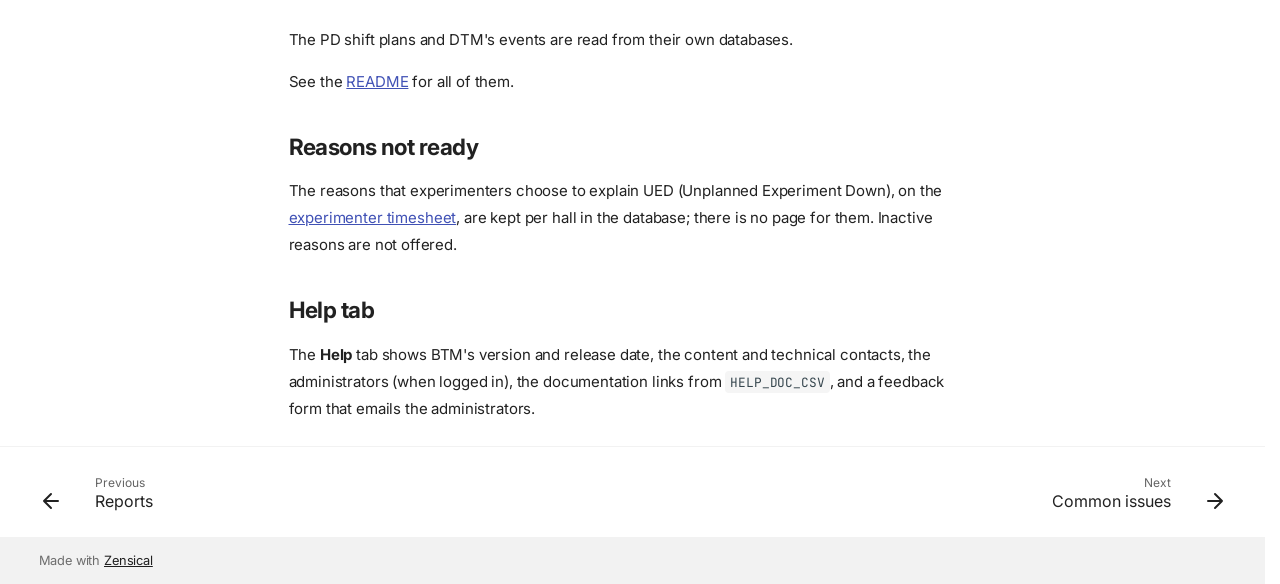
<file: v4.9.0/administration/index.html>
<!doctype html>
<html lang="en" class="no-js">
  <head>
    
      <meta charset="utf-8">
      <meta name="viewport" content="width=device-width,initial-scale=1">
      
        <meta name="description" content="How to account for accelerator and experimental hall beam time with Beam Time Manager (BTM)">
      
      
      
      
        <link rel="prev" href="../reports/">
      
      
        <link rel="next" href="../common-issues/">
      
      
        
      
      
      <link rel="icon" href="../assets/images/favicon.png">
      <meta name="generator" content="zensical-0.0.69">
    
    
      
        <title>Administration - Beam Time Manager User Guide</title>
      
    
    
      
        
      
      <link rel="stylesheet" href="../assets/stylesheets/modern/main.e15858d4.min.css">
      
        
          
        
        <link rel="stylesheet" href="../assets/stylesheets/modern/palette.b27955a4.min.css">
      
      


    
    
      
    
    
      
        
        
        <link rel="preconnect" href="https://fonts.gstatic.com" crossorigin>
        <link rel="stylesheet" href="https://fonts.googleapis.com/css?family=Inter:300,300i,400,400i,500,500i,700,700i%7CJetBrains+Mono:400,400i,700,700i&amp;display=fallback">
        <style>:root{--md-text-font:"Inter";--md-code-font:"JetBrains Mono"}</style>
      
    
    
    <script>__md_scope=new URL("..",location),__md_scope.pathname.endsWith("/")||(__md_scope=new URL(__md_scope.pathname+"/",location)),__md_hash=e=>[...e].reduce(((e,t)=>(e<<5)-e+t.charCodeAt(0)),0),__md_get=(e,t=localStorage,_=__md_scope)=>JSON.parse(t.getItem(_.pathname+"."+e)),__md_set=(e,t,_=localStorage,a=__md_scope)=>{try{_.setItem(a.pathname+"."+e,JSON.stringify(t))}catch(e){}},document.documentElement.setAttribute("data-platform",navigator.platform)</script>
    
      

    
    
  </head>
  
  
    
    
      
    
    
    
    
    <body dir="ltr" data-md-color-scheme="default" data-md-color-primary="indigo" data-md-color-accent="indigo">
  
    
    <input class="md-toggle" data-md-toggle="drawer" type="checkbox" id="__drawer" autocomplete="off">
    <input class="md-toggle" data-md-toggle="search" type="checkbox" id="__search" autocomplete="off">
    <label class="md-overlay" for="__drawer" aria-hidden="true"></label>
    <div data-md-component="skip">
      <a href="#__skip" class="md-skip">
        Skip to content
      </a>
    </div>
    <div data-md-component="announce">
      
    </div>
    
    
      

  

<header class="md-header md-header--shadow" data-md-component="header">
  <nav class="md-header__inner md-grid" aria-label="Header">
    <a href="./.." title="Beam Time Manager User Guide" class="md-header__button md-logo" aria-label="Beam Time Manager User Guide" data-md-component="logo">
      
  
  <svg xmlns="http://www.w3.org/2000/svg" fill="none" stroke="currentColor" stroke-linecap="round" stroke-linejoin="round" stroke-width="2" class="lucide lucide-book-open" viewBox="0 0 24 24"><path d="M12 5v16M20.001 19A2 2 0 0 0 22 17V5a2 2 0 0 0-1.999-2L16 3.002A5 5 0 0 0 12 5a5 5 0 0 0-4-2H4a2 2 0 0 0-2 2v12a2 2 0 0 0 1.999 2H8a5 5 0 0 1 4 2 5 5 0 0 1 4-2z"/></svg>

    </a>
    <label class="md-header__button md-icon" for="__drawer" aria-label="Navigation">
      
      <svg xmlns="http://www.w3.org/2000/svg" fill="none" stroke="currentColor" stroke-linecap="round" stroke-linejoin="round" stroke-width="2" class="lucide lucide-menu" viewBox="0 0 24 24"><path d="M4 5h16M4 12h16M4 19h16"/></svg>
    </label>
    <div class="md-header__title" data-md-component="header-title">
      <div class="md-header__ellipsis">
        <div class="md-header__topic">
          <span class="md-ellipsis">
            Beam Time Manager User Guide
          </span>
        </div>
        <div class="md-header__topic" data-md-component="header-topic">
          <span class="md-ellipsis">
            
              Administration
            
          </span>
        </div>
      </div>
    </div>
    
      
        <form class="md-header__option" data-md-component="palette">
  
    
    
    
    <input class="md-option" data-md-color-media="(prefers-color-scheme)" data-md-color-scheme="default" data-md-color-primary="indigo" data-md-color-accent="indigo"  aria-label="Switch to light mode"  type="radio" name="__palette" id="__palette_0">
    
      <label class="md-header__button md-icon" title="Switch to light mode" for="__palette_1" hidden>
        <svg xmlns="http://www.w3.org/2000/svg" fill="none" stroke="currentColor" stroke-linecap="round" stroke-linejoin="round" stroke-width="2" class="lucide lucide-sun-moon" viewBox="0 0 24 24"><path d="M12 2v2M14.837 16.385a6 6 0 1 1-7.223-7.222c.624-.147.97.66.715 1.248a4 4 0 0 0 5.26 5.259c.589-.255 1.396.09 1.248.715M16 12a4 4 0 0 0-4-4M19 5l-1.256 1.256M20 12h2"/></svg>
      </label>
    
  
    
    
    
    <input class="md-option" data-md-color-media="(prefers-color-scheme: light)" data-md-color-scheme="default" data-md-color-primary="indigo" data-md-color-accent="indigo"  aria-label="Switch to dark mode"  type="radio" name="__palette" id="__palette_1">
    
      <label class="md-header__button md-icon" title="Switch to dark mode" for="__palette_2" hidden>
        <svg xmlns="http://www.w3.org/2000/svg" fill="none" stroke="currentColor" stroke-linecap="round" stroke-linejoin="round" stroke-width="2" class="lucide lucide-sun" viewBox="0 0 24 24"><circle cx="12" cy="12" r="4"/><path d="M12 2v2M12 20v2M4.93 4.93l1.41 1.41M17.66 17.66l1.41 1.41M2 12h2M20 12h2M6.34 17.66l-1.41 1.41M19.07 4.93l-1.41 1.41"/></svg>
      </label>
    
  
    
    
    
    <input class="md-option" data-md-color-media="(prefers-color-scheme: dark)" data-md-color-scheme="slate" data-md-color-primary="indigo" data-md-color-accent="indigo"  aria-label="Switch to system preference"  type="radio" name="__palette" id="__palette_2">
    
      <label class="md-header__button md-icon" title="Switch to system preference" for="__palette_0" hidden>
        <svg xmlns="http://www.w3.org/2000/svg" fill="none" stroke="currentColor" stroke-linecap="round" stroke-linejoin="round" stroke-width="2" class="lucide lucide-moon" viewBox="0 0 24 24"><path d="M20.985 12.486a9 9 0 1 1-9.473-9.472c.405-.022.617.46.402.803a6 6 0 0 0 8.268 8.268c.344-.215.825-.004.803.401"/></svg>
      </label>
    
  
</form>
      
    
    
      <script>var palette=__md_get("__palette");if(palette&&palette.color){if("(prefers-color-scheme)"===palette.color.media){var media=matchMedia("(prefers-color-scheme: light)"),input=document.querySelector(media.matches?"[data-md-color-media='(prefers-color-scheme: light)']":"[data-md-color-media='(prefers-color-scheme: dark)']");palette.color.media=input.getAttribute("data-md-color-media"),palette.color.scheme=input.getAttribute("data-md-color-scheme"),palette.color.primary=input.getAttribute("data-md-color-primary"),palette.color.accent=input.getAttribute("data-md-color-accent")}for(var[key,value]of Object.entries(palette.color))document.body.setAttribute("data-md-color-"+key,value)}</script>
    
    
    
      
      
        <label class="md-header__button md-icon" for="__search" aria-label="Search">
          
          <svg xmlns="http://www.w3.org/2000/svg" fill="none" stroke="currentColor" stroke-linecap="round" stroke-linejoin="round" stroke-width="2" class="lucide lucide-search" viewBox="0 0 24 24"><path d="m21 21-4.34-4.34"/><circle cx="11" cy="11" r="8"/></svg>
        </label>
        <div class="md-search" data-md-component="search" role="dialog" aria-label="Search">
  <button type="button" class="md-search__button">
    Search
  </button>
</div>
      
    
    <div class="md-header__source">
      
        <a href="https://github.com/JeffersonLab/btm" title="Go to repository" class="md-source" data-md-component="source">
  <div class="md-source__icon md-icon">
    
    <svg xmlns="http://www.w3.org/2000/svg" viewBox="0 0 448 512"><!--! Font Awesome Free 7.3.1 by @fontawesome - https://fontawesome.com License - https://fontawesome.com/license/free (Icons: CC BY 4.0, Fonts: SIL OFL 1.1, Code: MIT License) Copyright 2026 Fonticons, Inc.--><path fill="currentColor" d="M439.6 236.1 244 40.5c-5.4-5.5-12.8-8.5-20.4-8.5s-15 3-20.4 8.4L162.5 81l51.5 51.5c27.1-9.1 52.7 16.8 43.4 43.7l49.7 49.7c34.2-11.8 61.2 31 35.5 56.7-26.5 26.5-70.2-2.9-56-37.3L240.3 199v121.9c25.3 12.5 22.3 41.8 9.1 55-6.4 6.4-15.2 10.1-24.3 10.1s-17.8-3.6-24.3-10.1c-17.6-17.6-11.1-46.9 11.2-56v-123c-20.8-8.5-24.6-30.7-18.6-45L142.6 101 8.5 235.1C3 240.6 0 247.9 0 255.5s3 15 8.5 20.4l195.6 195.7c5.4 5.4 12.7 8.4 20.4 8.4s15-3 20.4-8.4l194.7-194.7c5.4-5.4 8.4-12.8 8.4-20.4s-3-15-8.4-20.4"/></svg>
  </div>
  <div class="md-source__repository">
    JeffersonLab/btm
  </div>
</a>
      
    </div>
  </nav>
  
</header>
    
    <div class="md-container" data-md-component="container">
      
      
        
          
        
      
      <main class="md-main" data-md-component="main">
        <div class="md-main__inner md-grid">
          
            
              
              <div class="md-sidebar md-sidebar--primary" data-md-component="sidebar" data-md-type="navigation" >
                <div class="md-sidebar__scrollwrap">
                  <div class="md-sidebar__inner">
                    



<nav class="md-nav md-nav--primary" aria-label="Navigation" data-md-level="0">
  <label class="md-nav__title" for="__drawer">
    <a href="./.." title="Beam Time Manager User Guide" class="md-nav__button md-logo" aria-label="Beam Time Manager User Guide" data-md-component="logo">
      
  
  <svg xmlns="http://www.w3.org/2000/svg" fill="none" stroke="currentColor" stroke-linecap="round" stroke-linejoin="round" stroke-width="2" class="lucide lucide-book-open" viewBox="0 0 24 24"><path d="M12 5v16M20.001 19A2 2 0 0 0 22 17V5a2 2 0 0 0-1.999-2L16 3.002A5 5 0 0 0 12 5a5 5 0 0 0-4-2H4a2 2 0 0 0-2 2v12a2 2 0 0 0 1.999 2H8a5 5 0 0 1 4 2 5 5 0 0 1 4-2z"/></svg>

    </a>
    Beam Time Manager User Guide
  </label>
  
    <div class="md-nav__source">
      <a href="https://github.com/JeffersonLab/btm" title="Go to repository" class="md-source" data-md-component="source">
  <div class="md-source__icon md-icon">
    
    <svg xmlns="http://www.w3.org/2000/svg" viewBox="0 0 448 512"><!--! Font Awesome Free 7.3.1 by @fontawesome - https://fontawesome.com License - https://fontawesome.com/license/free (Icons: CC BY 4.0, Fonts: SIL OFL 1.1, Code: MIT License) Copyright 2026 Fonticons, Inc.--><path fill="currentColor" d="M439.6 236.1 244 40.5c-5.4-5.5-12.8-8.5-20.4-8.5s-15 3-20.4 8.4L162.5 81l51.5 51.5c27.1-9.1 52.7 16.8 43.4 43.7l49.7 49.7c34.2-11.8 61.2 31 35.5 56.7-26.5 26.5-70.2-2.9-56-37.3L240.3 199v121.9c25.3 12.5 22.3 41.8 9.1 55-6.4 6.4-15.2 10.1-24.3 10.1s-17.8-3.6-24.3-10.1c-17.6-17.6-11.1-46.9 11.2-56v-123c-20.8-8.5-24.6-30.7-18.6-45L142.6 101 8.5 235.1C3 240.6 0 247.9 0 255.5s3 15 8.5 20.4l195.6 195.7c5.4 5.4 12.7 8.4 20.4 8.4s15-3 20.4-8.4l194.7-194.7c5.4-5.4 8.4-12.8 8.4-20.4s-3-15-8.4-20.4"/></svg>
  </div>
  <div class="md-source__repository">
    JeffersonLab/btm
  </div>
</a>
    </div>
  
  <ul class="md-nav__list" data-md-scrollfix>
    
      
      
  
  
  
  
    <li class="md-nav__item">
      <a href="./.." class="md-nav__link">
        
  
  
  <span class="md-ellipsis">
    
  
  Home

    
  </span>
  
  

      </a>
    </li>
  

    
      
      
  
  
  
  
    <li class="md-nav__item">
      <a href="../concepts/" class="md-nav__link">
        
  
  
  <span class="md-ellipsis">
    
  
  Concepts

    
  </span>
  
  

      </a>
    </li>
  

    
      
      
  
  
  
  
    <li class="md-nav__item">
      <a href="../timesheets/" class="md-nav__link">
        
  
  
  <span class="md-ellipsis">
    
  
  Timesheets

    
  </span>
  
  

      </a>
    </li>
  

    
      
      
  
  
  
  
    <li class="md-nav__item">
      <a href="../cross-checks/" class="md-nav__link">
        
  
  
  <span class="md-ellipsis">
    
  
  Cross-checks

    
  </span>
  
  

      </a>
    </li>
  

    
      
      
  
  
  
  
    <li class="md-nav__item">
      <a href="../state-timeline/" class="md-nav__link">
        
  
  
  <span class="md-ellipsis">
    
  
  State Timeline

    
  </span>
  
  

      </a>
    </li>
  

    
      
      
  
  
  
  
    <li class="md-nav__item">
      <a href="../schedule/" class="md-nav__link">
        
  
  
  <span class="md-ellipsis">
    
  
  Schedule and programs

    
  </span>
  
  

      </a>
    </li>
  

    
      
      
  
  
  
  
    <li class="md-nav__item">
      <a href="../reports/" class="md-nav__link">
        
  
  
  <span class="md-ellipsis">
    
  
  Reports

    
  </span>
  
  

      </a>
    </li>
  

    
      
      
  
  
    
  
  
  
    <li class="md-nav__item md-nav__item--active">
      
      
      
      
        
      
      
        <label class="md-nav__link md-nav__link--active" for="__toc">
          
  
  
  <span class="md-ellipsis">
    
  
  Administration

    
  </span>
  
  

          <span class="md-nav__icon md-icon"></span>
        </label>
      
      <a href="././" class="md-nav__link md-nav__link--active">
        
  
  
  <span class="md-ellipsis">
    
  
  Administration

    
  </span>
  
  

      </a>
      
        


<nav class="md-nav md-nav--secondary" aria-label="On this page">
  
  
  
    
  
  
    <label class="md-nav__title" for="__toc">
      <span class="md-nav__icon md-icon"></span>
      On this page
    </label>
    <ul class="md-nav__list" data-md-component="toc" data-md-scrollfix>
      
        <li class="md-nav__item">
  <a href="#roles" class="md-nav__link">
    <span class="md-ellipsis">
      <span class="md-typeset">
        Roles
      </span>
    </span>
  </a>
  
</li>
      
        <li class="md-nav__item">
  <a href="#setup" class="md-nav__link">
    <span class="md-ellipsis">
      <span class="md-typeset">
        Setup
      </span>
    </span>
  </a>
  
    <nav class="md-nav" aria-label="Setup">
      <ul class="md-nav__list">
        
          <li class="md-nav__item">
  <a href="#settings" class="md-nav__link">
    <span class="md-ellipsis">
      <span class="md-typeset">
        Settings
      </span>
    </span>
  </a>
  
</li>
        
          <li class="md-nav__item">
  <a href="#runs" class="md-nav__link">
    <span class="md-ellipsis">
      <span class="md-typeset">
        Runs
      </span>
    </span>
  </a>
  
</li>
        
          <li class="md-nav__item">
  <a href="#directory-cache" class="md-nav__link">
    <span class="md-ellipsis">
      <span class="md-typeset">
        Directory Cache
      </span>
    </span>
  </a>
  
</li>
        
      </ul>
    </nav>
  
</li>
      
        <li class="md-nav__item">
  <a href="#server-settings" class="md-nav__link">
    <span class="md-ellipsis">
      <span class="md-typeset">
        Server settings
      </span>
    </span>
  </a>
  
</li>
      
        <li class="md-nav__item">
  <a href="#reasons-not-ready" class="md-nav__link">
    <span class="md-ellipsis">
      <span class="md-typeset">
        Reasons not ready
      </span>
    </span>
  </a>
  
</li>
      
        <li class="md-nav__item">
  <a href="#help-tab" class="md-nav__link">
    <span class="md-ellipsis">
      <span class="md-typeset">
        Help tab
      </span>
    </span>
  </a>
  
</li>
      
    </ul>
  
</nav>
      
    </li>
  

    
      
      
  
  
  
  
    <li class="md-nav__item">
      <a href="../common-issues/" class="md-nav__link">
        
  
  
  <span class="md-ellipsis">
    
  
  Common issues

    
  </span>
  
  

      </a>
    </li>
  

    
  </ul>
</nav>
                  </div>
                </div>
              </div>
            
            
              
              <div class="md-sidebar md-sidebar--secondary" data-md-component="sidebar" data-md-type="toc" >
                <div class="md-sidebar__scrollwrap">
                  
                    
                    
                    
                      
                    
                    
                      <input class="md-nav__toggle md-toggle" type="checkbox" id="__toc">
                      <div class="md-sidebar-button__wrapper">
                        <label class="md-sidebar-button" for="__toc"></label>
                      </div>
                    
                  
                  <div class="md-sidebar__inner">
                    


<nav class="md-nav md-nav--secondary" aria-label="On this page">
  
  
  
    
  
  
    <label class="md-nav__title" for="__toc">
      <span class="md-nav__icon md-icon"></span>
      On this page
    </label>
    <ul class="md-nav__list" data-md-component="toc" data-md-scrollfix>
      
        <li class="md-nav__item">
  <a href="#roles" class="md-nav__link">
    <span class="md-ellipsis">
      <span class="md-typeset">
        Roles
      </span>
    </span>
  </a>
  
</li>
      
        <li class="md-nav__item">
  <a href="#setup" class="md-nav__link">
    <span class="md-ellipsis">
      <span class="md-typeset">
        Setup
      </span>
    </span>
  </a>
  
    <nav class="md-nav" aria-label="Setup">
      <ul class="md-nav__list">
        
          <li class="md-nav__item">
  <a href="#settings" class="md-nav__link">
    <span class="md-ellipsis">
      <span class="md-typeset">
        Settings
      </span>
    </span>
  </a>
  
</li>
        
          <li class="md-nav__item">
  <a href="#runs" class="md-nav__link">
    <span class="md-ellipsis">
      <span class="md-typeset">
        Runs
      </span>
    </span>
  </a>
  
</li>
        
          <li class="md-nav__item">
  <a href="#directory-cache" class="md-nav__link">
    <span class="md-ellipsis">
      <span class="md-typeset">
        Directory Cache
      </span>
    </span>
  </a>
  
</li>
        
      </ul>
    </nav>
  
</li>
      
        <li class="md-nav__item">
  <a href="#server-settings" class="md-nav__link">
    <span class="md-ellipsis">
      <span class="md-typeset">
        Server settings
      </span>
    </span>
  </a>
  
</li>
      
        <li class="md-nav__item">
  <a href="#reasons-not-ready" class="md-nav__link">
    <span class="md-ellipsis">
      <span class="md-typeset">
        Reasons not ready
      </span>
    </span>
  </a>
  
</li>
      
        <li class="md-nav__item">
  <a href="#help-tab" class="md-nav__link">
    <span class="md-ellipsis">
      <span class="md-typeset">
        Help tab
      </span>
    </span>
  </a>
  
</li>
      
    </ul>
  
</nav>
                  </div>
                </div>
              </div>
            
          
          
            <div class="md-content" data-md-component="content">
              
              <article class="md-content__inner md-typeset">
                <a id="__skip" tabindex="-1"></a>
                
                  

  
    <a href="https://github.com/JeffersonLab/btm/edit/main/docs/user-guide/administration.md" title="Edit this page" class="md-content__button md-icon" rel="edit">
      
      <svg xmlns="http://www.w3.org/2000/svg" fill="none" stroke="currentColor" stroke-linecap="round" stroke-linejoin="round" stroke-width="2" class="lucide lucide-file-pen" viewBox="0 0 24 24"><path d="M12.659 22H18a2 2 0 0 0 2-2V8a2.4 2.4 0 0 0-.706-1.706l-3.588-3.588A2.4 2.4 0 0 0 14 2H6a2 2 0 0 0-2 2v9.34"/><path d="M14 2v5a1 1 0 0 0 1 1h5M10.378 12.622a1 1 0 0 1 3 3.003L8.36 20.637a2 2 0 0 1-.854.506l-2.867.837a.5.5 0 0 1-.62-.62l.836-2.869a2 2 0 0 1 .506-.853z"/></svg>
    </a>
  
  


<h1 id="administration">Administration<a class="headerlink" href="#administration" title="Permanent link">&para;</a></h1>
<p><a href="../">User Guide</a> › Administration</p>
<p>For BTM's administrators, the Operability managers.</p>
<h2 id="roles">Roles<a class="headerlink" href="#roles" title="Permanent link">&para;</a></h2>
<p>BTM's roles are kept in JLab's single sign-on (Keycloak). A change to someone's roles takes
effect when they next log in.</p>
<table>
<thead>
<tr>
<th>Role</th>
<th>Name in BTM</th>
<th>Can</th>
</tr>
</thead>
<tbody>
<tr>
<td><code>btm-admin</code></td>
<td>Operability Manager</td>
<td>Everything below, and the Setup tab. Signs timesheets as Operability Manager, and writes Reviewer Comments on cross-checks.</td>
</tr>
<tr>
<td><code>cc</code></td>
<td>Crew Chief</td>
<td>Edit and sign Crew Chief timesheets; correct the State Timeline; edit the programs; reset the EPICS connection on CA Status.</td>
</tr>
<tr>
<td><code>schcom</code></td>
<td>Committee Member</td>
<td>Create, upload, edit and publish schedules, including tentative ones; edit the programs.</td>
</tr>
<tr>
<td><code>halead</code>, <code>hblead</code>, <code>hclead</code>, <code>hdlead</code></td>
<td>Hall A, B, C, D Manager</td>
<td>Change their hall's experimenter timesheets after they are locked to their signer, 48 hours after the shift started.</td>
</tr>
<tr>
<td>(any logged-in user)</td>
<td>User</td>
<td>Edit and sign experimenter timesheets; see the Activity Audit; send feedback.</td>
</tr>
</tbody>
</table>
<p>Everyone can view the timesheets, State Timeline, published schedules, programs, metrics and
reports without logging in.</p>
<p>An administrator's signature locks an experimenter timesheet: then only administrators can change
it.</p>
<h2 id="setup">Setup<a class="headerlink" href="#setup" title="Permanent link">&para;</a></h2>
<p>The <strong>Setup</strong> tab, for administrators only, has three pages.</p>
<h3 id="settings">Settings<a class="headerlink" href="#settings" title="Permanent link">&para;</a></h3>
<p>The settings are kept in the database. Filter by key or tag, and edit a value. A change made on
the page takes effect at once; one made directly in the database takes effect after <strong>Refresh
Cache</strong> or a redeploy.</p>
<table>
<thead>
<tr>
<th>Key</th>
<th>Meaning</th>
</tr>
</thead>
<tbody>
<tr>
<td><code>ADMIN_ROLE_NAME</code></td>
<td>The administrators' role, <code>btm-admin</code>. The Help tab lists its members, and feedback goes to them.</td>
</tr>
<tr>
<td><code>HELP_CONTENT_CONTACT</code>, <code>HELP_TECHNICAL_CONTACT</code></td>
<td>The contacts the Help tab shows.</td>
</tr>
<tr>
<td><code>HELP_DOC_CSV</code></td>
<td>The Help tab's documentation links: a comma-separated list of <code>URL\|Label</code>.</td>
</tr>
<tr>
<td><code>HALL_AVAIL_DOC_URL</code></td>
<td>The Hall Availability report's <strong>Explanation</strong> link.</td>
</tr>
<tr>
<td><code>MYQUERY_SERVER_URL</code></td>
<td>The EPICS archiver web service the Charge report reads.</td>
</tr>
<tr>
<td><code>NOTIFICATION_ENABLED</code>, <code>NOTIFICATION_MESSAGE</code>, <code>NOTIFICATION_LINK_NAME</code>, <code>NOTIFICATION_LINK_URL</code></td>
<td>A banner across every page, such as for planned maintenance.</td>
</tr>
<tr>
<td><code>EMAIL_ENABLED</code>, <code>EMAIL_TESTING_ENABLED</code>, <code>EMAIL_DOMAIN_NAME</code>, <code>EMAIL_SENDER_ADDRESS</code></td>
<td>Email, such as the feedback form. In testing mode, all mail goes to the testers.</td>
</tr>
<tr>
<td><code>IP_READ_FILTER_ENABLED</code>, <code>IP_READ_ALLOWLIST_PATTERN</code>, <code>IP_READ_URL_PATTERN</code></td>
<td>Let computers at allowed addresses view pages that need a login. Takes effect after a redeploy.</td>
</tr>
<tr>
<td><code>SMOOTHNESS_CDN_ENABLED</code>, <code>SMOOTHNESS_SERVER</code></td>
<td>Where the pages' shared styles and scripts are loaded from.</td>
</tr>
</tbody>
</table>
<h3 id="runs">Runs<a class="headerlink" href="#runs" title="Permanent link">&para;</a></h3>
<p>A run is a stretch of days the accelerator is scheduled to be on: consecutive days whose program
is not OFF in each month's latest published <a href="../schedule/">schedule</a>. A day, or a month, with no
published schedule counts as OFF. The reports' date pickers offer the current and previous runs
as <strong>Current Run</strong> and <strong>Previous Run</strong>, and the Charge report opens on the current run.</p>
<p>BTM works the runs out again whenever a schedule is published and when the app starts; <strong>Recalculate
from Schedules</strong> does it now. The page shows the <strong>Current Run</strong> and <strong>Previous Run</strong>, and lists
every run:</p>
<table>
<thead>
<tr>
<th>Column</th>
<th>Meaning</th>
</tr>
</thead>
<tbody>
<tr>
<td>First Day, Last Day, Days</td>
<td>The run's days.</td>
</tr>
<tr>
<td>Source</td>
<td><strong>Schedule</strong>, worked out from the published schedules, or <strong>Set by hand</strong>.</td>
</tr>
<tr>
<td>Published Schedules</td>
<td>What the published schedules have for the run: <strong>Same</strong>, other days, or <strong>No run</strong>.</td>
</tr>
</tbody>
</table>
<p>When the actual run differs from the schedule, such as a restore that started two days before the
NPES schedule had it, select the run and <strong>Edit</strong> its <strong>First Day</strong> and <strong>Last Day</strong>, or <strong>Add</strong> a
run. A run set by hand stays as it is when the schedules change, and takes the place of any
scheduled run that shares its days; two runs can't share a day. <strong>Remove</strong> a run set by hand to
go back to the schedule. A run from the schedules can't be removed, since recalculating would add
it again: edit it instead.</p>
<h3 id="directory-cache">Directory Cache<a class="headerlink" href="#directory-cache" title="Permanent link">&para;</a></h3>
<p>BTM caches users and roles from single sign-on; the cache is cleared every night. <strong>Users</strong> and
<strong>Roles</strong> show what is cached. Search for a user or role to add them to the cache, or <strong>Clear</strong>
it, such as after a change to someone's roles.</p>
<h2 id="server-settings">Server settings<a class="headerlink" href="#server-settings" title="Permanent link">&para;</a></h2>
<p>Some settings are the server's, set where BTM is deployed, not on the Setup tab:</p>
<table>
<thead>
<tr>
<th>Setting</th>
<th>Meaning</th>
</tr>
</thead>
<tbody>
<tr>
<td><code>BTM_EPICS_ADDR_LIST</code></td>
<td>Where BTM finds the EPICS PVs it measures from.</td>
</tr>
<tr>
<td><code>BTM_PROGRAM_PV</code></td>
<td>The PV the <a href="../state-timeline/">State Timeline</a> is recorded from. If it is not set, the timeline is kept by hand.</td>
</tr>
<tr>
<td><code>LOGBOOK_SERVER_URL</code>, <code>LOGBOOK_DEBUG</code></td>
<td>The logbook server signed timesheets post to; with <code>LOGBOOK_DEBUG</code> on, entries go to the TLOG test logbook.</td>
</tr>
<tr>
<td><code>JLAB_RUN_URL</code></td>
<td>Where the date pickers find the current and previous runs.</td>
</tr>
</tbody>
</table>
<p>The PD shift plans and DTM's events are read from their own databases.</p>
<p>See the <a href="https://github.com/JeffersonLab/btm#configure">README</a> for all of them.</p>
<h2 id="reasons-not-ready">Reasons not ready<a class="headerlink" href="#reasons-not-ready" title="Permanent link">&para;</a></h2>
<p>The reasons that experimenters choose to explain UED (Unplanned Experiment Down), on the
<a href="../timesheets/#reasons-not-ready">experimenter timesheet</a>, are kept per hall in the database; there
is no page for them. Inactive reasons are not offered.</p>
<h2 id="help-tab">Help tab<a class="headerlink" href="#help-tab" title="Permanent link">&para;</a></h2>
<p>The <strong>Help</strong> tab shows BTM's version and release date, the content and technical contacts, the
administrators (when logged in), the documentation links from <code>HELP_DOC_CSV</code>, and a feedback form
that emails the administrators.</p>














                
              </article>
            </div>
          
          
<script>var target=document.getElementById(location.hash.slice(1));target&&target.name&&(target.checked=target.name.startsWith("__tabbed_"))</script>
        </div>
        
          <button type="button" class="md-top md-icon" data-md-component="top" hidden>
  
  <svg xmlns="http://www.w3.org/2000/svg" fill="none" stroke="currentColor" stroke-linecap="round" stroke-linejoin="round" stroke-width="2" class="lucide lucide-circle-arrow-up" viewBox="0 0 24 24"><circle cx="12" cy="12" r="10"/><path d="m16 12-4-4-4 4M12 16V8"/></svg>
  Back to top
</button>
        
      </main>
      
        <footer class="md-footer">
  
    
      
      <nav class="md-footer__inner md-grid" aria-label="Footer" >
        
          
          <a href="../reports/" class="md-footer__link md-footer__link--prev" aria-label="Previous: Reports">
            <div class="md-footer__button md-icon">
              
              <svg xmlns="http://www.w3.org/2000/svg" fill="none" stroke="currentColor" stroke-linecap="round" stroke-linejoin="round" stroke-width="2" class="lucide lucide-arrow-left" viewBox="0 0 24 24"><path d="m12 19-7-7 7-7M19 12H5"/></svg>
            </div>
            <div class="md-footer__title">
              <span class="md-footer__direction">
                Previous
              </span>
              <div class="md-ellipsis">
                Reports
              </div>
            </div>
          </a>
        
        
          
          <a href="../common-issues/" class="md-footer__link md-footer__link--next" aria-label="Next: Common issues">
            <div class="md-footer__title">
              <span class="md-footer__direction">
                Next
              </span>
              <div class="md-ellipsis">
                Common issues
              </div>
            </div>
            <div class="md-footer__button md-icon">
              
              <svg xmlns="http://www.w3.org/2000/svg" fill="none" stroke="currentColor" stroke-linecap="round" stroke-linejoin="round" stroke-width="2" class="lucide lucide-arrow-right" viewBox="0 0 24 24"><path d="M5 12h14M12 5l7 7-7 7"/></svg>
            </div>
          </a>
        
      </nav>
    
  
  <div class="md-footer-meta md-typeset">
    <div class="md-footer-meta__inner md-grid">
      <div class="md-copyright">
  
  
    Made with
    <a href="https://zensical.org/" target="_blank" rel="noopener">
      Zensical
    </a>
  
</div>
      
    </div>
  </div>
</footer>
      
    </div>
    <div class="md-dialog" data-md-component="dialog" role="status" aria-atomic="true">
      <div class="md-dialog__inner md-typeset"></div>
    </div>
    
    
    
      
      
      
      
        
        
      <script id="__config" type="application/json">{"annotate":null,"base":"..","features":["content.action.edit","navigation.footer","navigation.top","search.highlight"],"redirect":null,"search":"../assets/javascripts/workers/search.7d14d953.min.js","tags":null,"translations":{"clipboard.copied":"Copied to clipboard","clipboard.copy":"Copy to clipboard","clipboard.error":"Could not copy to clipboard","search.result.more.one":"1 more on this page","search.result.more.other":"# more on this page","search.result.none":"No matching documents","search.result.one":"1 matching document","search.result.other":"# matching documents","search.result.placeholder":"Type to start searching","search.result.term.missing":"Missing","select.version":"Select version"},"version":null}</script>
    
    
      <script src="../assets/javascripts/bundle.8b1c90bd.min.js"></script>
      
    
  </body>
</html>
</file>
<file: latest/assets/stylesheets/modern/main.e15858d4.min.css>
@charset "UTF-8";html{box-sizing:border-box;-webkit-text-size-adjust:none;-moz-text-size-adjust:none;text-size-adjust:none}*,:after,:before{box-sizing:inherit}@media(prefers-reduced-motion){*,:after,:before{transition:none!important}}body{margin:0;-webkit-font-smoothing:antialiased;-moz-osx-font-smoothing:grayscale;--md-text-font-family:var(--md-text-font, _),
    -apple-system, BlinkMacSystemFont, Helvetica, Arial, sans-serif;--md-code-font-family:var(--md-code-font, _),
    SFMono-Regular, Consolas, Menlo, monospace}.md-typeset code:not(.focus-visible),a,button,input,label{-webkit-tap-highlight-color:transparent}a{color:inherit;text-decoration:none}hr{box-sizing:initial;display:block;height:.05rem;padding:0;overflow:visible;border:0}small{font-size:80%}sub,sup{line-height:1em}img{border-style:none}table{border-spacing:0;border-collapse:initial}td,th{font-weight:400;vertical-align:top}button{padding:0;margin:0;font-family:inherit;font-size:inherit;background:#0000;border:0}input{border:0;outline:none}:root{--md-primary-fg-color:#4051b5;--md-primary-fg-color--light:#5d6cc0;--md-primary-fg-color--dark:#303fa1;--md-primary-bg-color:#fff;--md-primary-bg-color--light:#ffffffb3;--md-accent-fg-color:#526cfe;--md-accent-fg-color--transparent:#526cfe1a;--md-accent-bg-color:#fff;--md-accent-bg-color--light:#ffffffb3;--md-typeset-table-sort-icon:url('data:image/svg+xml;charset=utf-8,<svg xmlns="http://www.w3.org/2000/svg" fill="none" stroke="currentColor" stroke-linecap="round" stroke-linejoin="round" stroke-width="2" class="lucide lucide-arrow-down-up" viewBox="0 0 24 24"><path d="m3 16 4 4 4-4m-4 4V4m14 4-4-4-4 4m4-4v16"/></svg>');--md-typeset-table-sort-icon--asc:url('data:image/svg+xml;charset=utf-8,<svg xmlns="http://www.w3.org/2000/svg" fill="none" stroke="currentColor" stroke-linecap="round" stroke-linejoin="round" stroke-width="2" class="lucide lucide-arrow-down-narrow-wide" viewBox="0 0 24 24"><path d="m3 16 4 4 4-4m-4 4V4m4 0h4m-4 4h7m-7 4h10"/></svg>');--md-typeset-table-sort-icon--desc:url('data:image/svg+xml;charset=utf-8,<svg xmlns="http://www.w3.org/2000/svg" fill="none" stroke="currentColor" stroke-linecap="round" stroke-linejoin="round" stroke-width="2" class="lucide lucide-arrow-up-narrow-wide" viewBox="0 0 24 24"><path d="m3 8 4-4 4 4M7 4v16m4-8h4m-4 4h7m-7 4h10"/></svg>');--md-typeset-preview-icon:url('data:image/svg+xml;charset=utf-8,<svg xmlns="http://www.w3.org/2000/svg" fill="none" stroke="currentColor" stroke-linecap="round" stroke-linejoin="round" stroke-width="2" class="lucide lucide-mouse-pointer-2" viewBox="0 0 24 24"><path d="M4.037 4.688a.495.495 0 0 1 .651-.651l16 6.5a.5.5 0 0 1-.063.947l-6.124 1.58a2 2 0 0 0-1.438 1.435l-1.579 6.126a.5.5 0 0 1-.947.063z"/></svg>')}[data-md-color-scheme=default]{color-scheme:light}[data-md-color-scheme=default] img[src$="#gh-dark-mode-only"],[data-md-color-scheme=default] img[src$="#only-dark"]{display:none}:root,[data-md-color-scheme=default]{--md-hue:225deg;--md-default-fg-color:#000000de;--md-default-fg-color--light:#0000008c;--md-default-fg-color--lighter:#00000052;--md-default-fg-color--lightest:#0000000d;--md-default-bg-color:#fff;--md-default-bg-color--light:#ffffffb3;--md-default-bg-color--lighter:#ffffff4d;--md-default-bg-color--lightest:#ffffff1f;--md-code-fg-color:#36464e;--md-code-bg-color:#f5f5f5;--md-code-bg-color--light:#f5f5f5b3;--md-code-bg-color--lighter:#f5f5f54d;--md-code-hl-color:#4287ff;--md-code-hl-color--light:#4287ff1a;--md-code-hl-number-color:#d52a2a;--md-code-hl-special-color:#db1457;--md-code-hl-function-color:#a846b9;--md-code-hl-constant-color:#6e59d9;--md-code-hl-keyword-color:#3f6ec6;--md-code-hl-string-color:#1c7d4d;--md-code-hl-name-color:var(--md-code-fg-color);--md-code-hl-operator-color:var(--md-default-fg-color--light);--md-code-hl-punctuation-color:var(--md-default-fg-color--light);--md-code-hl-comment-color:var(--md-default-fg-color--light);--md-code-hl-generic-color:var(--md-default-fg-color--light);--md-code-hl-variable-color:var(--md-default-fg-color--light);--md-typeset-color:var(--md-default-fg-color);--md-typeset-a-color:var(--md-primary-fg-color);--md-typeset-del-color:#f5503d26;--md-typeset-ins-color:#0bd57026;--md-typeset-kbd-color:#fafafa;--md-typeset-kbd-accent-color:#fff;--md-typeset-kbd-border-color:#b8b8b8;--md-typeset-mark-color:#ffff0080;--md-typeset-table-color:#0000001f;--md-typeset-table-color--light:#00000009;--md-admonition-fg-color:var(--md-default-fg-color);--md-admonition-bg-color:var(--md-default-bg-color);--md-warning-fg-color:#000000de;--md-warning-bg-color:#ff9;--md-shadow-z1:0 0.2rem 0.5rem #0000000d,
    0 0 0.05rem #0000001a;--md-shadow-z2:0 0.2rem 0.5rem #0000001a,
    0 0 0.05rem #00000040;--md-shadow-z3:0 0.2rem 0.5rem #0003,
    0 0 0.05rem #00000059;--color-foreground:0 0 0;--color-background:255 255 255;--color-background-subtle:240 240 240;--color-backdrop:255 255 255}.md-icon svg{display:block;width:1.2rem;height:1.2rem;fill:currentcolor}.md-icon svg.lucide{fill:#0000;stroke:currentcolor}aside,body,input{font-family:var(--md-text-font-family);font-feature-settings:"kern","liga";color:var(--md-typeset-color)}code,kbd,pre{font-family:var(--md-code-font-family);font-feature-settings:"kern"}.md-typeset{font-size:.75rem;line-height:1.8;letter-spacing:-.01em;overflow-wrap:break-word;-webkit-print-color-adjust:exact;color-adjust:exact}@media print{.md-typeset{font-size:.68rem}.md-typeset code,.md-typeset kbd,.md-typeset pre{white-space:pre-wrap}}.md-typeset blockquote,.md-typeset dl,.md-typeset figure,.md-typeset ol,.md-typeset pre,.md-typeset ul{margin-top:1em;margin-bottom:1em}.md-typeset h1{margin:0 0 1.25em;font-size:1.875em;line-height:1.3;color:var(--md-default-fg-color)}.md-typeset h1,.md-typeset h2{font-weight:700;letter-spacing:-.025em}.md-typeset h2{margin:1.6em 0 .64em;font-size:1.5em;line-height:1.4}.md-typeset h3{margin:1.6em 0 .8em;font-size:1.25em;font-weight:700;line-height:1.5;letter-spacing:-.01em}.md-typeset h2+h3{margin-top:.8em}.md-typeset h4{margin:1em 0;font-weight:700;letter-spacing:-.01em}.md-typeset h5,.md-typeset h6{margin:1.25em 0;font-size:.8em;font-weight:700;color:var(--md-default-fg-color--light);letter-spacing:-.01em}.md-typeset h5{text-transform:uppercase}.md-typeset h5 code{text-transform:none}.md-typeset hr{display:flow-root;margin:1.5em 0;border-bottom:.05rem solid var(--md-default-fg-color--lightest)}.md-typeset a{color:var(--md-typeset-a-color);text-decoration:underline;word-break:break-word}.md-typeset a,.md-typeset a:before{transition:color 125ms}.md-typeset a:focus,.md-typeset a:hover{color:var(--md-accent-fg-color)}.md-typeset a:focus code,.md-typeset a:hover code{color:var(--md-accent-fg-color);background-color:var(--md-accent-fg-color--transparent)}.md-typeset a code{color:var(--md-typeset-a-color)}.md-typeset a.focus-visible{outline-color:var(--md-accent-fg-color);outline-offset:.2rem}.md-typeset code,.md-typeset kbd,.md-typeset pre{font-variant-ligatures:none;color:var(--md-code-fg-color);direction:ltr;transition:background-color 125ms}.md-typeset code{padding:.2em .4em;font-size:.8533333333em;word-break:break-word;background-color:var(--md-code-bg-color);border-radius:.2rem;-webkit-box-decoration-break:clone;box-decoration-break:clone;transition:color 125ms,background-color 125ms}.md-typeset code:not(.focus-visible){outline:none}.md-typeset pre{position:relative;display:flow-root;line-height:1.5}.md-typeset pre>code{display:block;padding:.8203125em 1.25em;margin:0;overflow:auto;word-break:normal;touch-action:auto;scrollbar-color:var(--md-default-fg-color--lighter) #0000;scrollbar-width:thin;border-radius:.4rem;outline-color:var(--md-accent-fg-color);box-shadow:none;-webkit-box-decoration-break:slice;box-decoration-break:slice}.md-typeset pre>code:hover{scrollbar-color:var(--md-accent-fg-color) #0000}.md-typeset pre>code::-webkit-scrollbar{width:.2rem;height:.2rem}.md-typeset pre>code::-webkit-scrollbar-thumb{background-color:var(--md-default-fg-color--lighter)}.md-typeset pre>code::-webkit-scrollbar-thumb:hover{background-color:var(--md-accent-fg-color)}.md-typeset kbd{display:inline-block;padding:0 .6666666667em;font-size:.75em;color:var(--md-default-fg-color);word-break:break-word;vertical-align:text-top;border-radius:.2rem;background-color:var(--md-default-bg-color);box-shadow:0 0 0 .05rem var(--md-typeset-kbd-border-color),0 .15rem 0 var(--md-typeset-kbd-border-color)}.md-typeset mark{color:inherit;word-break:break-word;background-color:var(--md-typeset-mark-color);-webkit-box-decoration-break:clone;box-decoration-break:clone}.md-typeset abbr{text-decoration:none;cursor:help;border-bottom:.05rem dotted var(--md-default-fg-color--light)}.md-typeset [data-preview]{position:relative}[dir=ltr] .md-typeset [data-preview]:after{margin-left:.125em}[dir=rtl] .md-typeset [data-preview]:after{margin-right:.125em}.md-typeset [data-preview]:after{display:inline-block;width:.8em;height:.8em;vertical-align:text-top;content:"";background-color:currentcolor;-webkit-mask-image:var(--md-typeset-preview-icon);mask-image:var(--md-typeset-preview-icon);-webkit-mask-repeat:no-repeat;mask-repeat:no-repeat;-webkit-mask-size:contain;mask-size:contain;transition:background-color 125ms}.md-typeset small{opacity:.75}[dir=ltr] .md-typeset sub,[dir=ltr] .md-typeset sup{margin-left:.078125em}[dir=rtl] .md-typeset sub,[dir=rtl] .md-typeset sup{margin-right:.078125em}[dir=ltr] .md-typeset blockquote{padding-left:.6rem;border-left:.2rem solid var(--md-default-fg-color--lighter)}[dir=rtl] .md-typeset blockquote{padding-right:.6rem;border-right:.2rem solid var(--md-default-fg-color--lighter)}.md-typeset blockquote{margin-left:0;margin-right:0;color:var(--md-default-fg-color--light)}.md-typeset ul{list-style-type:disc}.md-typeset ul[type]{list-style-type:revert-layer}[dir=ltr] .md-typeset ol,[dir=ltr] .md-typeset ul{margin-left:.625em}[dir=rtl] .md-typeset ol,[dir=rtl] .md-typeset ul{margin-right:.625em}.md-typeset ol,.md-typeset ul{padding:0}.md-typeset ol:not([hidden]),.md-typeset ul:not([hidden]){display:flow-root}.md-typeset ol ol,.md-typeset ul ol{list-style-type:lower-alpha}.md-typeset ol ol ol,.md-typeset ul ol ol{list-style-type:lower-roman}.md-typeset ol ol ol ol,.md-typeset ul ol ol ol{list-style-type:upper-alpha}.md-typeset ol ol ol ol ol,.md-typeset ul ol ol ol ol{list-style-type:upper-roman}.md-typeset ol[type],.md-typeset ul[type]{list-style-type:revert-layer}[dir=ltr] .md-typeset ol li,[dir=ltr] .md-typeset ul li{margin-left:1.25em}[dir=rtl] .md-typeset ol li,[dir=rtl] .md-typeset ul li{margin-right:1.25em}.md-typeset ol li,.md-typeset ul li{margin-bottom:.5em}.md-typeset ol li blockquote,.md-typeset ol li p,.md-typeset ul li blockquote,.md-typeset ul li p{margin:.5em 0}.md-typeset ol li:last-child,.md-typeset ul li:last-child{margin-bottom:0}[dir=ltr] .md-typeset ol li ol,[dir=ltr] .md-typeset ol li ul,[dir=ltr] .md-typeset ul li ol,[dir=ltr] .md-typeset ul li ul{margin-left:.625em}[dir=rtl] .md-typeset ol li ol,[dir=rtl] .md-typeset ol li ul,[dir=rtl] .md-typeset ul li ol,[dir=rtl] .md-typeset ul li ul{margin-right:.625em}.md-typeset ol li ol,.md-typeset ol li ul,.md-typeset ul li ol,.md-typeset ul li ul{margin-top:.5em;margin-bottom:.5em}[dir=ltr] .md-typeset dd{margin-left:1.875em}[dir=rtl] .md-typeset dd{margin-right:1.875em}.md-typeset dd{margin-top:1em;margin-bottom:1.5em}.md-typeset img,.md-typeset svg,.md-typeset video{max-width:100%;height:auto}.md-typeset img[align=left]{margin:1em 1em 1em 0}.md-typeset img[align=right]{margin:1em 0 1em 1em}.md-typeset img[align]:only-child{margin-top:0}.md-typeset figure{display:flow-root;width:fit-content;max-width:100%;margin:1em auto;text-align:center}.md-typeset figure img{display:block;margin:0 auto}.md-typeset figcaption{max-width:24rem;margin:1em auto;font-style:italic}.md-typeset iframe{max-width:100%}.md-typeset table:not([class]){display:inline-block;max-width:100%;overflow:auto;font-size:.64rem;touch-action:auto;background-color:var(--md-default-bg-color);border:.05rem solid var(--md-typeset-table-color);border-radius:.1rem}@media print{.md-typeset table:not([class]){display:table}}.md-typeset table:not([class])+*{margin-top:1.5em}.md-typeset table:not([class]) td>:first-child,.md-typeset table:not([class]) th>:first-child{margin-top:0}.md-typeset table:not([class]) td>:last-child,.md-typeset table:not([class]) th>:last-child{margin-bottom:0}.md-typeset table:not([class]) td:not([align]),.md-typeset table:not([class]) th:not([align]){text-align:left}[dir=rtl] .md-typeset table:not([class]) td:not([align]),[dir=rtl] .md-typeset table:not([class]) th:not([align]){text-align:right}.md-typeset table:not([class]) th{min-width:5rem;padding:.9375em 1.25em;font-weight:700;vertical-align:top}.md-typeset table:not([class]) td{padding:.9375em 1.25em;vertical-align:top;border-top:.05rem solid var(--md-typeset-table-color)}.md-typeset table:not([class]) tbody tr{transition:background-color 125ms}.md-typeset table:not([class]) tbody tr:hover{background-color:var(--md-typeset-table-color--light);box-shadow:0 .05rem 0 var(--md-default-bg-color) inset}.md-typeset table:not([class]) a{word-break:normal}.md-typeset table th[role=columnheader]{cursor:pointer}[dir=ltr] .md-typeset table th[role=columnheader]:after{margin-left:.5em}[dir=rtl] .md-typeset table th[role=columnheader]:after{margin-right:.5em}.md-typeset table th[role=columnheader]:after{display:inline-block;width:1.2em;height:1.2em;vertical-align:text-bottom;content:"";-webkit-mask-image:var(--md-typeset-table-sort-icon);mask-image:var(--md-typeset-table-sort-icon);-webkit-mask-repeat:no-repeat;mask-repeat:no-repeat;-webkit-mask-size:contain;mask-size:contain;transition:background-color 125ms}.md-typeset table th[role=columnheader]:hover:after{background-color:var(--md-default-fg-color--lighter)}.md-typeset table th[role=columnheader][aria-sort=ascending]:after{background-color:var(--md-default-fg-color--light);-webkit-mask-image:var(--md-typeset-table-sort-icon--asc);mask-image:var(--md-typeset-table-sort-icon--asc)}.md-typeset table th[role=columnheader][aria-sort=descending]:after{background-color:var(--md-default-fg-color--light);-webkit-mask-image:var(--md-typeset-table-sort-icon--desc);mask-image:var(--md-typeset-table-sort-icon--desc)}.md-typeset__scrollwrap{margin:1em -.8rem;overflow-x:auto;touch-action:auto}.md-typeset__table{display:inline-block;padding:0 .8rem;margin-bottom:.5em}@media print{.md-typeset__table{display:block}}html .md-typeset__table table{display:table;width:100%;margin:0;overflow:hidden}@media screen and (max-width:44.984375em){.md-content__inner>pre{margin:1em -.8rem}.md-content__inner>pre code{border-radius:0}}.md-typeset .md-author{position:relative;display:block;flex-shrink:0;width:1.6rem;height:1.6rem;overflow:hidden;border-radius:100%;transition:color 125ms,transform 125ms}.md-typeset .md-author img{display:block}.md-typeset .md-author--more{font-size:.6rem;font-weight:700;line-height:1.6rem;color:var(--md-default-fg-color--lighter);text-align:center;background:var(--md-default-fg-color--lightest)}.md-typeset .md-author--long{width:2.4rem;height:2.4rem}.md-typeset a.md-author{transform:scale(1)}.md-typeset a.md-author img{filter:grayscale(100%) opacity(75%);border-radius:100%;transition:filter 125ms}.md-typeset a.md-author:focus,.md-typeset a.md-author:hover{z-index:1;transform:scale(1.1)}.md-typeset a.md-author:focus img,.md-typeset a.md-author:hover img{filter:grayscale(0)}.md-banner{overflow:auto;color:var(--md-default-fg-color);background-color:var(--md-accent-fg-color--transparent)}@media print{.md-banner{display:none}}.md-banner--warning{color:var(--md-warning-fg-color);background-color:var(--md-warning-bg-color)}.md-banner__inner{padding:0 .8rem;margin:.6rem auto;font-size:.7rem}[dir=ltr] .md-banner__button{float:right}[dir=rtl] .md-banner__button{float:left}.md-banner__button{color:inherit;cursor:pointer;transition:opacity .25s}.no-js .md-banner__button{display:none}.md-banner__button:hover{opacity:.7}html{height:100%;overflow-x:hidden;font-size:125%;scrollbar-gutter:stable}@media screen and (min-width:100em){html{font-size:137.5%}}@media screen and (min-width:125em){html{font-size:150%}}body{position:relative;display:flex;flex-direction:column;width:100%;min-height:100%;font-size:.5rem;background-color:var(--md-default-bg-color)}@media print{body{display:block}}@media screen and (max-width:59.984375em){body[data-md-scrolllock]{position:fixed}}.md-grid{max-width:61rem;margin-left:auto;margin-right:auto}.md-container{display:flex;flex-grow:1;flex-direction:column}@media print{.md-container{display:block}}.md-main{flex-grow:1}.md-main__inner{display:flex;height:100%;margin-top:1.5rem}.md-ellipsis{overflow:hidden;text-overflow:ellipsis}.md-toggle{display:none}.md-option{position:absolute;width:0;height:0;opacity:0}.md-option:checked+label:not([hidden]){display:block}.md-option.focus-visible+label{outline-style:auto;outline-color:var(--md-accent-fg-color)}.md-skip{position:fixed;z-index:-1;padding:.3rem .5rem;margin:.5rem;font-size:.64rem;color:var(--md-default-bg-color);background-color:var(--md-default-fg-color);border-radius:.1rem;outline-color:var(--md-accent-fg-color);opacity:0;transform:translateY(.4rem)}.md-skip:focus{z-index:10;opacity:1;transition:transform .25s cubic-bezier(.4,0,.2,1),opacity 175ms 75ms;transform:translateY(0)}@page{margin:25mm}:root{--md-clipboard-icon:url('data:image/svg+xml;charset=utf-8,<svg xmlns="http://www.w3.org/2000/svg" fill="none" stroke="currentColor" stroke-linecap="round" stroke-linejoin="round" stroke-width="2" class="lucide lucide-clipboard-copy" viewBox="0 0 24 24"><rect width="8" height="4" x="8" y="2" rx="1" ry="1"/><path d="M8 4H6a2 2 0 0 0-2 2v14a2 2 0 0 0 2 2h12a2 2 0 0 0 2-2v-2M16 4h2a2 2 0 0 1 2 2v4m1 4H11"/><path d="m15 10-4 4 4 4"/></svg>');--md-code-select-icon:url('data:image/svg+xml;charset=utf-8,<svg xmlns="http://www.w3.org/2000/svg" fill="none" stroke="currentColor" stroke-linecap="round" stroke-linejoin="round" stroke-width="2" class="lucide lucide-scan" viewBox="0 0 24 24"><path d="M3 7V5a2 2 0 0 1 2-2h2m10 0h2a2 2 0 0 1 2 2v2m0 10v2a2 2 0 0 1-2 2h-2M7 21H5a2 2 0 0 1-2-2v-2"/></svg>');--md-code-copy-icon:url('data:image/svg+xml;charset=utf-8,<svg xmlns="http://www.w3.org/2000/svg" fill="none" stroke="currentColor" stroke-linecap="round" stroke-linejoin="round" stroke-width="2" class="lucide lucide-clipboard-copy" viewBox="0 0 24 24"><rect width="8" height="4" x="8" y="2" rx="1" ry="1"/><path d="M8 4H6a2 2 0 0 0-2 2v14a2 2 0 0 0 2 2h12a2 2 0 0 0 2-2v-2M16 4h2a2 2 0 0 1 2 2v4m1 4H11"/><path d="m15 10-4 4 4 4"/></svg>')}.md-clipboard{z-index:1;width:1.5em;height:1.5em;color:var(--md-default-fg-color--lightest);cursor:pointer;border-radius:.1rem;outline-color:var(--md-accent-fg-color);outline-offset:.1rem;transition:color .25s}@media print{.md-clipboard{display:none}}.md-clipboard:not(.focus-visible){outline:none;-webkit-tap-highlight-color:transparent}:hover>.md-clipboard{color:var(--md-default-fg-color--light)}.md-clipboard:focus,.md-clipboard:hover{color:var(--md-accent-fg-color)}.md-clipboard:after{display:block;width:1.125em;height:1.125em;margin:0 auto;content:"";background-color:currentcolor;-webkit-mask-image:var(--md-clipboard-icon);mask-image:var(--md-clipboard-icon);-webkit-mask-repeat:no-repeat;mask-repeat:no-repeat;-webkit-mask-position:center;mask-position:center;-webkit-mask-size:contain;mask-size:contain}.md-clipboard--inline{cursor:pointer}.md-clipboard--inline code{transition:color .25s,background-color .25s}.md-clipboard--inline:focus code,.md-clipboard--inline:hover code{color:var(--md-accent-fg-color);background-color:var(--md-accent-fg-color--transparent)}.md-typeset .md-code__content{display:grid}.md-code__nav{position:absolute;top:.25em;right:.25em;z-index:1;display:flex;gap:.2rem;padding:.2rem;background-color:var(--md-code-bg-color--lighter);border-radius:.1rem;transition:background-color .25s}:hover>.md-code__nav{background-color:var(--md-code-bg-color--light)}.md-code__button{display:block;width:1.5em;height:1.5em;color:var(--md-default-fg-color--lightest);cursor:pointer;outline-color:var(--md-accent-fg-color);outline-offset:.1rem;transition:color .25s}:hover>*>.md-code__button{color:var(--md-default-fg-color--light)}.md-code__button.focus-visible,.md-code__button:hover{color:var(--md-accent-fg-color)}.md-code__button--active{color:var(--md-default-fg-color)!important}.md-code__button:after{display:block;width:1.125em;height:1.125em;margin:0 auto;content:"";background-color:currentcolor;-webkit-mask-repeat:no-repeat;mask-repeat:no-repeat;-webkit-mask-position:center;mask-position:center;-webkit-mask-size:contain;mask-size:contain}.md-code__button[data-md-type=select]:after{-webkit-mask-image:var(--md-code-select-icon);mask-image:var(--md-code-select-icon)}.md-code__button[data-md-type=copy]:after{-webkit-mask-image:var(--md-code-copy-icon);mask-image:var(--md-code-copy-icon)}@keyframes consent{0%{opacity:0;transform:translateY(100%)}to{opacity:1;transform:translateY(0)}}@keyframes overlay{0%{opacity:0}to{opacity:1}}.md-consent__overlay{position:fixed;top:0;z-index:5;width:100%;height:100%;background-color:var(--md-default-bg-color--light);-webkit-backdrop-filter:blur(.2rem);backdrop-filter:blur(.2rem);opacity:1;animation:overlay .35s both}.md-consent__inner{position:fixed;bottom:0;z-index:5;display:flex;justify-content:center;width:100%;max-height:100%;padding:0}.md-consent__form{padding-left:1.2rem;padding-right:1.2rem;margin:.4rem;overflow:auto;background-color:var(--md-default-bg-color);border:0;border-radius:.8rem;box-shadow:var(--md-shadow-z3);animation:consent .5s cubic-bezier(.1,.7,.1,1) both}.md-consent__settings{display:none;margin:1em 0}input:checked+.md-consent__settings{display:block}.md-consent__controls{margin-bottom:.8rem;line-height:1.2}.md-typeset .md-consent__controls .md-button{display:inline}@media screen and (max-width:44.984375em){.md-typeset .md-consent__controls .md-button{display:block;width:100%;margin-top:.4rem;text-align:center}}.md-consent label{cursor:pointer}.md-content{flex-grow:1;min-width:0}.md-content__inner{padding-top:.7rem;margin:0 .8rem 1.2rem}@media screen and (min-width:76.25em){[dir=ltr] .md-sidebar--primary:not([hidden])~.md-content>.md-content__inner,[dir=rtl] .md-sidebar--secondary:not([hidden])~.md-content>.md-content__inner{margin-left:1.2rem}[dir=ltr] .md-sidebar--secondary:not([hidden])~.md-content>.md-content__inner,[dir=rtl] .md-sidebar--primary:not([hidden])~.md-content>.md-content__inner{margin-right:1.2rem}}.md-content__inner:before{display:block;height:.4rem;content:""}.md-content__inner>:last-child{margin-bottom:0}.no-js .md-content__button[data-md-copy-url]{display:none}.md-content__button[data-md-copy-url]:disabled{cursor:wait;opacity:.5}[dir=ltr] .md-content__button{float:right;margin-left:.4rem}[dir=rtl] .md-content__button{float:left;margin-right:.4rem}.md-content__button{display:flex;padding:.3rem;margin-top:.2rem;background-color:var(--md-default-fg-color--lightest);border-radius:.4rem}@media print{.md-content__button,.md-dialog{display:none}}.md-typeset .md-content__button{color:var(--md-default-fg-color);transition:color .25s,background-color .25s}.md-typeset .md-content__button svg{opacity:.5;transition:opacity .25s}.md-typeset .md-content__button:focus,.md-typeset .md-content__button:hover{color:var(--md-accent-fg-color);background-color:var(--md-accent-fg-color--transparent)}.md-typeset .md-content__button:focus svg,.md-typeset .md-content__button:hover svg{opacity:1}.md-content__button svg{width:.9rem;height:.9rem}[dir=rtl] .md-content__button svg{transform:scaleX(-1)}.md-content__button svg.lucide{fill:#0000;stroke:currentcolor}[dir=ltr] .md-dialog{right:.8rem}[dir=rtl] .md-dialog{left:.8rem}.md-dialog{position:fixed;bottom:.8rem;z-index:4;min-width:11.1rem;padding:.4rem 1.2rem;pointer-events:none;background-color:var(--md-accent-fg-color);border-radius:1.2rem;box-shadow:var(--md-shadow-z3);opacity:0;transition:transform 0s .4s,opacity .4s;transform:translateY(100%)}.md-dialog--active{pointer-events:auto;opacity:1;transition:transform .4s cubic-bezier(.075,.85,.175,1),opacity .4s;transform:translateY(0)}.md-dialog__inner{font-size:.7rem;color:var(--md-default-bg-color)}.md-feedback{margin:2em 0 1em;text-align:center}.md-feedback fieldset{padding:0;margin:0;border:none}.md-feedback__title{margin:1em auto;font-weight:700}.md-feedback__inner{position:relative}.md-feedback__list{position:relative;display:flex;flex-wrap:wrap;place-content:baseline center}.md-feedback__list:hover .md-icon:not(:disabled){color:var(--md-default-fg-color--lighter)}:disabled .md-feedback__list{min-height:1.8rem}.md-feedback__icon{flex-shrink:0;margin:0 .1rem;color:var(--md-default-fg-color--light);cursor:pointer;transition:color 125ms}.md-feedback__icon:not(:disabled).md-icon:hover{color:var(--md-accent-fg-color)}.md-feedback__icon:disabled{color:var(--md-default-fg-color--lightest);pointer-events:none}.md-feedback__note{position:relative;opacity:0;transition:transform .4s cubic-bezier(.1,.7,.1,1),opacity .15s;transform:translateY(.4rem)}.md-feedback__note>*{max-width:16rem;margin:0 auto}:disabled .md-feedback__note{opacity:1;transform:translateY(0)}@media print{.md-feedback,.md-footer{display:none}}.md-footer{color:var(--md-default-fg-color);background-color:var(--md-default-bg-color);border-top:.05rem solid var(--md-default-fg-color--lightest)}.md-footer__inner{justify-content:space-between;padding:.2rem;overflow:auto}.md-footer__inner:not([hidden]){display:flex}.md-footer__link{display:flex;flex-grow:.01;align-items:end;max-width:100%;margin-top:1rem;margin-bottom:.4rem;overflow:hidden;outline-color:var(--md-accent-fg-color);transition:opacity .25s}.md-footer__link:focus,.md-footer__link:hover{opacity:.7}[dir=rtl] .md-footer__link svg{transform:scaleX(-1)}@media screen and (max-width:44.984375em){.md-footer__link--prev{flex-shrink:0}.md-footer__link--prev .md-footer__title{display:none}}[dir=ltr] .md-footer__link--next{margin-left:auto}.md-footer__link--next{text-align:right}[dir=rtl] .md-footer__link--next{margin-right:auto;text-align:left}.md-footer__title{flex-grow:1;max-width:calc(100% - 2.4rem);padding:0 1rem;margin-bottom:.7rem;font-size:.8rem;white-space:nowrap}.md-footer__button{padding:.4rem;margin:.2rem}.md-footer__direction{font-size:.6rem;opacity:.7}.md-footer-meta,.md-typeset .md-button{background-color:var(--md-default-fg-color--lightest)}.md-footer-meta__inner{display:flex;flex-wrap:wrap;justify-content:space-between;padding:.2rem}html .md-footer-meta.md-typeset a:not(:focus,:hover){color:var(--md-default-fg-color)}.md-copyright{width:100%;padding:.4rem 0;margin:auto .6rem;font-size:.64rem;color:var(--md-default-fg-color--light)}@media screen and (min-width:45em){.md-copyright{width:auto}}.md-copyright__highlight{color:var(--md-default-fg-color)}.md-social{display:inline-flex;gap:.2rem;padding:.2rem 0 .6rem;margin:0 .4rem}@media screen and (min-width:45em){.md-social{padding:.6rem 0}}.md-social__link{display:inline-block;width:1.6rem;height:1.6rem;text-align:center}.md-social__link:before{line-height:1.9}.md-social__link svg{max-height:.8rem;vertical-align:-25%;fill:currentcolor}.md-social__link svg.lucide{fill:#0000;stroke:currentcolor}.md-typeset .md-button{display:inline-block;padding:.625em 2em;font-size:.875em;font-weight:700;color:var(--md-default-fg-color--light);text-decoration:none;cursor:pointer;border-radius:1.2rem;transition:color 125ms,background-color 125ms,opacity 125ms}.md-typeset .md-button.focus-visible{outline-offset:0}.md-typeset .md-button:focus,.md-typeset .md-button:hover{color:var(--md-default-fg-color--light);opacity:.8}.md-typeset .md-button--primary{color:var(--md-primary-bg-color);background-color:var(--md-primary-fg-color)}.md-typeset .md-button--primary:focus,.md-typeset .md-button--primary:hover{color:var(--md-primary-bg-color);opacity:.8}[dir=ltr] .md-typeset .md-input,[dir=rtl] .md-typeset .md-input{border-top-left-radius:.1rem}[dir=ltr] .md-typeset .md-input,[dir=rtl] .md-typeset .md-input{border-top-right-radius:.1rem}.md-typeset .md-input{height:1.8rem;padding:0 .6rem;font-size:.8rem;border-bottom:.1rem solid var(--md-default-fg-color--lighter);box-shadow:var(--md-shadow-z1);transition:border .25s,box-shadow .25s}.md-typeset .md-input:focus,.md-typeset .md-input:hover{border-bottom-color:var(--md-accent-fg-color);box-shadow:var(--md-shadow-z2)}.md-typeset .md-input--stretch{width:100%}.md-header{position:sticky;left:0;right:0;top:0;z-index:4;display:block;color:var(--md-default-fg-color);background-color:var(--md-default-bg-color--light);-webkit-backdrop-filter:blur(.4rem);backdrop-filter:blur(.4rem)}@media print{.md-header{display:none}}.md-header[hidden]{transition:transform .25s cubic-bezier(.8,0,.6,1);transform:translateY(-100%)}.md-header--shadow{box-shadow:0 .05rem 0 var(--md-default-fg-color--lightest);transition:transform .25s cubic-bezier(.1,.7,.1,1)}.md-header__inner{display:flex;align-items:center;padding:0 .4rem}.md-header__button{position:relative;z-index:1;padding:.4rem;margin:.2rem;color:currentcolor;vertical-align:middle;cursor:pointer;outline-color:var(--md-accent-fg-color);transition:opacity .25s}.md-header__button:hover{opacity:.7}.md-header__button:not([hidden]){display:inline-block}.md-header__button:not(.focus-visible){outline:none;-webkit-tap-highlight-color:transparent}.md-header__button.md-logo{padding:.4rem;margin:.2rem}@media screen and (max-width:76.234375em){.md-header__button.md-logo{display:none}}.md-header__button.md-logo img,.md-header__button.md-logo svg{display:block;width:auto;height:1.2rem;fill:currentcolor}.md-header__button.md-logo img.lucide,.md-header__button.md-logo svg.lucide{fill:#0000;stroke:currentcolor}@media screen and (min-width:60em){.md-header__button[for=__search]{display:none}}.no-js .md-header__button[for=__search]{display:none}[dir=rtl] .md-header__button[for=__search] svg{transform:scaleX(-1)}@media screen and (min-width:76.25em){.md-header__button[for=__drawer]{display:none}}.md-header__topic{position:absolute;display:flex;max-width:100%;white-space:nowrap;transition:transform .4s cubic-bezier(.1,.7,.1,1),opacity .15s}.md-header__topic+.md-header__topic{z-index:-1;pointer-events:none;opacity:0;transition:transform .4s cubic-bezier(1,.7,.1,.1),opacity .15s;transform:translateX(1.25rem)}[dir=rtl] .md-header__topic+.md-header__topic{transform:translateX(-1.25rem)}.md-draft,.md-header__topic:first-child{font-weight:700}.md-header__title{flex-grow:1;height:2.4rem;margin-left:.4rem;margin-right:.4rem;font-size:.9rem;line-height:2.4rem;letter-spacing:-.025em}.md-header__title--active .md-header__topic{z-index:-1;pointer-events:none;opacity:0;transition:transform .4s cubic-bezier(1,.7,.1,.1),opacity .15s;transform:translateX(-1.25rem)}[dir=rtl] .md-header__title--active .md-header__topic{transform:translateX(1.25rem)}.md-header__title--active .md-header__topic+.md-header__topic{z-index:0;pointer-events:auto;opacity:1;transition:transform .4s cubic-bezier(.1,.7,.1,1),opacity .15s;transform:translateX(0)}.md-header__title>.md-header__ellipsis{position:relative;width:100%;height:100%}.md-header__option{display:flex;flex-shrink:0;max-width:100%;white-space:nowrap}.md-header__option>input{bottom:0}.md-header__source{display:none}@media screen and (min-width:60em){[dir=ltr] .md-header__source{margin-left:1rem}[dir=rtl] .md-header__source{margin-right:1rem}.md-header__source{display:block;width:11.5rem;max-width:11.5rem}}@media screen and (min-width:76.25em){[dir=ltr] .md-header__source{margin-left:1.4rem}[dir=rtl] .md-header__source{margin-right:1.4rem}}.md-header .md-icon svg{width:1rem;height:1rem}.md-meta{font-size:.7rem;line-height:1.3;color:var(--md-default-fg-color--light)}.md-meta__list{display:inline-flex;flex-wrap:wrap;padding:0;margin:0;list-style:none}.md-meta__item:not(:last-child):after{margin-left:.2rem;margin-right:.2rem;content:"·"}.md-meta__link{color:var(--md-typeset-a-color)}.md-meta__link:focus,.md-meta__link:hover{color:var(--md-accent-fg-color)}.md-draft{display:inline-block;padding-left:.5714285714em;padding-right:.5714285714em;color:#fff;background-color:#ff1744;border-radius:.125em}:root{--md-nav-icon--next:url('data:image/svg+xml;charset=utf-8,<svg xmlns="http://www.w3.org/2000/svg" fill="none" stroke="currentColor" stroke-linecap="round" stroke-linejoin="round" stroke-width="2" class="lucide lucide-chevron-right" viewBox="0 0 24 24"><path d="m9 18 6-6-6-6"/></svg>');--md-path-icon:url('data:image/svg+xml;charset=utf-8,<svg xmlns="http://www.w3.org/2000/svg" fill="none" stroke="currentColor" stroke-linecap="round" stroke-linejoin="round" stroke-width="2" class="lucide lucide-chevron-right" viewBox="0 0 24 24"><path d="m9 18 6-6-6-6"/></svg>');--md-post-pin-icon:url('data:image/svg+xml;charset=utf-8,<svg xmlns="http://www.w3.org/2000/svg" fill="none" stroke="currentColor" stroke-linecap="round" stroke-linejoin="round" stroke-width="2" class="lucide lucide-pin" viewBox="0 0 24 24"><path d="M12 17v5M9 10.76a2 2 0 0 1-1.11 1.79l-1.78.9A2 2 0 0 0 5 15.24V16a1 1 0 0 0 1 1h12a1 1 0 0 0 1-1v-.76a2 2 0 0 0-1.11-1.79l-1.78-.9A2 2 0 0 1 15 10.76V7a1 1 0 0 1 1-1 2 2 0 0 0 0-4H8a2 2 0 0 0 0 4 1 1 0 0 1 1 1z"/></svg>');--md-progress-value:0;--md-progress-delay:400ms;--md-search-icon:url('data:image/svg+xml;charset=utf-8,<svg xmlns="http://www.w3.org/2000/svg" fill="none" stroke="currentColor" stroke-linecap="round" stroke-linejoin="round" stroke-width="2" class="lucide lucide-search" viewBox="0 0 24 24"><path d="m21 21-4.34-4.34"/><circle cx="11" cy="11" r="8"/></svg>');--md-toc-icon:url('data:image/svg+xml;charset=utf-8,<svg xmlns="http://www.w3.org/2000/svg" fill="none" stroke="currentColor" stroke-linecap="round" stroke-linejoin="round" stroke-width="2" class="lucide lucide-text-align-start" viewBox="0 0 24 24"><path d="M21 5H3m12 7H3m14 7H3"/></svg>')}.md-nav{font-size:.7rem;line-height:1.3;transition:max-height .25s cubic-bezier(.86,0,.07,1)}.md-nav .md-nav__title{display:none}.md-nav__list{display:flex;flex-direction:column;gap:.2rem;padding:0;margin:0;list-style:none}[dir=ltr] .md-nav__list .md-nav__list{margin-left:.6rem}[dir=rtl] .md-nav__list .md-nav__list{margin-right:.6rem}.md-nav__item--nested .md-nav__list:after,.md-nav__item--nested .md-nav__list:before{display:block;height:0;content:" "}.md-nav__link{display:flex;gap:.6rem;align-items:flex-start;padding:.35rem .8rem;margin-left:.2rem;margin-right:.2rem;cursor:pointer;border-radius:.4rem;transition:color .25s,background-color .25s}.md-nav__link .md-nav__link{margin:0}.md-nav__link--passed,.md-nav__link--passed code{color:var(--md-default-fg-color--light)}.md-nav__item .md-nav__link--active{font-weight:500}.md-nav--primary .md-nav__item .md-nav__link--active{color:var(--md-accent-fg-color);background:var(--md-accent-fg-color--transparent)}.md-nav__item .md-nav__link--active,.md-nav__item .md-nav__link--active code{color:var(--md-typeset-a-color)}.md-nav__item .md-nav__link--active code svg,.md-nav__item .md-nav__link--active svg{opacity:1}[dir=ltr] .md-nav__item--nested>.md-nav__link:not(.md-nav__container){padding-right:.35rem}[dir=rtl] .md-nav__item--nested>.md-nav__link:not(.md-nav__container){padding-left:.35rem}.md-nav__link .md-ellipsis{position:relative;flex-grow:1}.md-nav__link .md-ellipsis code{word-break:normal}.md-nav__link .md-typeset{font-size:.7rem;line-height:1.3}.md-nav__link svg{position:relative;flex-shrink:0;width:1.3em;height:1.3em;opacity:.5;fill:currentcolor}.md-nav__link svg.lucide{fill:#0000;stroke:currentcolor}.md-nav--primary .md-nav__link[for]:focus:not(.md-nav__link--active),.md-nav--primary .md-nav__link[for]:hover:not(.md-nav__link--active),.md-nav--primary .md-nav__link[href]:focus:not(.md-nav__link--active),.md-nav--primary .md-nav__link[href]:hover:not(.md-nav__link--active){color:var(--md-default-fg-color);background-color:var(--md-default-fg-color--lightest)}.md-nav--secondary .md-nav__link{padding:.35rem .8rem;margin-left:.2rem;margin-right:.2rem;overflow-wrap:normal}.md-nav--secondary .md-nav__link[for]:focus,.md-nav--secondary .md-nav__link[for]:hover,.md-nav--secondary .md-nav__link[href]:focus,.md-nav--secondary .md-nav__link[href]:hover{color:var(--md-accent-fg-color);background-color:initial}.md-nav__link.focus-visible,.md-pagination__link.focus-visible{outline-color:var(--md-accent-fg-color)}.md-nav--primary .md-nav__link[for=__toc],.md-nav--primary .md-nav__link[for=__toc]~.md-nav{display:none}.md-nav__icon{width:.9rem;height:.9rem;font-size:.9rem}[dir=rtl] .md-nav__icon:after{transform:rotate(180deg)}.md-nav__item--nested .md-nav__icon:after{display:block;width:100%;height:100%;content:"";background-color:currentcolor;-webkit-mask-image:var(--md-nav-icon--next);mask-image:var(--md-nav-icon--next);-webkit-mask-repeat:no-repeat;mask-repeat:no-repeat;-webkit-mask-position:center;mask-position:center;-webkit-mask-size:contain;mask-size:contain;transition:transform .25s}@media screen and (min-width:76.25em){.md-nav__item--nested.md-nav__item--section>.md-nav__link .md-nav__icon:after,.md-nav__item--section>.md-nav__container>:nth-child(2){display:none}}.md-nav__item--nested .md-nav__toggle:checked~.md-nav__link .md-nav__icon:after,.md-nav__item--nested .md-toggle--indeterminate~.md-nav__link .md-nav__icon:after{transform:rotate(90deg)}.md-nav__container{gap:.2rem;padding:0;background:#0000}.md-nav__container>:first-child{flex-grow:1;min-width:0}.md-nav__container>:nth-child(2){padding:.35rem}.md-nav__container__icon,.md-sidebar{flex-shrink:0}.md-nav__toggle~.md-nav{display:grid;grid-template-rows:minmax(.005rem,0fr);visibility:collapse;opacity:0;transition:grid-template-rows .25s cubic-bezier(.86,0,.07,1),opacity .25s,visibility 0s .25s}.md-nav__toggle~.md-nav>.md-nav__list{overflow:hidden}.md-nav__toggle.md-toggle--indeterminate~.md-nav,.md-nav__toggle:checked~.md-nav{grid-template-rows:minmax(.4rem,1fr);visibility:visible;opacity:1;transition:grid-template-rows .25s cubic-bezier(.86,0,.07,1),opacity .15s .1s,visibility}.md-nav__toggle.md-toggle--indeterminate~.md-nav{transition:none}.md-nav--secondary{margin-top:.1rem;margin-bottom:.1rem}.md-nav--secondary .md-nav{margin-top:.2rem}.md-nav--secondary .md-nav__title{position:sticky;top:0;z-index:1;display:flex;padding:.35rem .6rem;margin-left:.2rem;margin-right:.2rem;font-weight:700;background:var(--md-default-bg-color)}.md-nav--secondary .md-nav__title .md-nav__icon{display:none}.md-nav--secondary .md-nav__link{padding:.2rem .6rem}@media screen and (max-width:76.234375em){.md-nav--primary{margin-left:.2rem;margin-right:.2rem;margin-bottom:.4rem}.md-nav .md-nav__title[for=__drawer]{display:flex;gap:.4rem;align-items:center;padding:.8rem;font-size:.8rem;font-weight:700;border-bottom:.05rem solid var(--md-default-fg-color-lightest)}.md-nav .md-nav__title[for=__drawer] .md-logo{width:1.6rem;height:1.6rem}.md-nav .md-nav__title[for=__drawer] .md-logo img,.md-nav .md-nav__title[for=__drawer] .md-logo svg{display:block;width:auto;max-width:100%;height:100%;object-fit:contain;fill:currentcolor}.md-nav .md-nav__title[for=__drawer] .md-logo img.lucide,.md-nav .md-nav__title[for=__drawer] .md-logo svg.lucide{fill:#0000;stroke:currentcolor}}.md-nav__source{border-radius:.4rem;border:.05rem solid var(--md-default-fg-color--lightest);margin:.2rem .2rem .6rem;transition:background-color .25s,border-color .25s}.md-nav__source:focus,.md-nav__source:hover{background-color:var(--md-default-fg-color--lightest);border-color:#0000}[dir=ltr] .md-nav--integrated>.md-nav__list>.md-nav__item--active .md-nav--secondary{margin-left:1.1rem;border-left:.05rem solid var(--md-default-fg-color--lightest)}[dir=rtl] .md-nav--integrated>.md-nav__list>.md-nav__item--active .md-nav--secondary{margin-right:1.1rem;border-right:.05rem solid var(--md-default-fg-color--lightest)}.md-nav--integrated>.md-nav__list>.md-nav__item--active .md-nav--secondary{display:block;margin-top:.5em;margin-bottom:.5em;visibility:visible;opacity:1}.md-nav--integrated>.md-nav__list>.md-nav__item--active .md-nav--secondary .md-nav__link{background:#0000}.md-nav--integrated>.md-nav__list>.md-nav__item--active .md-nav--secondary .md-nav__link--active{font-weight:500}.md-nav--integrated>.md-nav__list>.md-nav__item--active .md-nav--secondary .md-nav__link:focus,.md-nav--integrated>.md-nav__list>.md-nav__item--active .md-nav--secondary .md-nav__link:hover{color:var(--md-accent-fg-color)}.md-nav--integrated>.md-nav__list>.md-nav__item--active .md-nav--secondary>.md-nav__list{padding-bottom:0;margin-left:0;overflow:visible}.md-nav--integrated>.md-nav__list>.md-nav__item--active .md-nav--secondary>.md-nav__title{display:none}@media screen and (min-width:76.25em){.md-nav--primary{margin-top:.1rem;margin-bottom:.1rem}.md-nav__source{display:none}[dir=ltr] .md-nav__list .md-nav__item--section>.md-nav>.md-nav__list{margin-left:0}[dir=rtl] .md-nav__list .md-nav__item--section>.md-nav>.md-nav__list{margin-right:0}.md-nav__item--section>.md-nav__link,.md-nav__item--section>.md-nav__link--active,.md-nav__item--section>.md-nav__link>.md-nav__link--active{font-weight:700}.md-nav__item--section{margin-top:.4rem}.md-nav--lifted,.md-nav__item--section:first-child{margin-top:0}.md-nav__item--section:last-child{margin-bottom:0}.md-nav__item--section>.md-nav__link:not(.md-nav__container){pointer-events:none}.md-nav__item--section>.md-nav{display:block;visibility:visible;opacity:1}.md-nav__item--section>.md-nav>.md-nav__list>.md-nav__item{padding:0}.md-nav--lifted>.md-nav__list>.md-nav__item{display:none}.md-nav--lifted>.md-nav__list>.md-nav__item--active{display:block}.md-nav--lifted>.md-nav__list>.md-nav__item--active>.md-nav{margin-top:.1rem}.md-nav--lifted>.md-nav__list>.md-nav__item--active>.md-nav>.md-nav__list:before,.md-nav--lifted>.md-nav__list>.md-nav__item--active>.md-nav__link{display:none}.md-nav--lifted>.md-nav__list>.md-nav__item--active.md-nav__item--section{margin:0}.md-nav--lifted .md-nav[data-md-level="1"]{grid-template-rows:minmax(.4rem,1fr);visibility:visible;opacity:1}.md-sidebar--post .md-post__back .md-nav__title{display:block}}.md-pagination{gap:.4rem;font-size:.8rem;font-weight:700}.md-pagination,.md-pagination>*{display:flex;align-items:center;justify-content:center}.md-pagination>*{min-width:1.8rem;height:1.8rem;text-align:center;border-radius:.2rem}.md-pagination__current{color:var(--md-default-fg-color--light);background-color:var(--md-default-fg-color--lightest)}.md-pagination__link{transition:color 125ms,background-color 125ms}.md-pagination__link:focus,.md-pagination__link:hover{color:var(--md-accent-fg-color);background-color:var(--md-accent-fg-color--transparent)}.md-pagination__link:focus svg,.md-pagination__link:hover svg{color:var(--md-accent-fg-color)}.md-pagination__link.focus-visible{outline-offset:.2rem}.md-pagination__link svg{display:block;width:1.2rem;max-height:100%;color:var(--md-default-fg-color--lighter);fill:currentcolor}.md-path{padding-top:1.2rem;margin:.4rem .8rem 0;overflow:auto;font-size:.7rem}.md-path:not([hidden]){display:block}@media screen and (min-width:76.25em){.md-path{margin:.4rem 1.2rem 0}}.md-path__list{display:flex;gap:.2rem;align-items:center;padding:0;margin:0;list-style:none}.md-path__item:not(:first-child){display:inline-flex;gap:.2rem;align-items:center;white-space:nowrap}.md-path__item:not(:first-child):before{display:inline;width:.6rem;height:.6rem;content:"";background-color:var(--md-default-fg-color--lighter);-webkit-mask-image:var(--md-path-icon);mask-image:var(--md-path-icon)}.md-path__link{display:flex;align-items:center;color:var(--md-default-fg-color--light);transition:color .25s}.md-path__link:focus,.md-path__link:hover,.md-post .md-post__meta a:focus,.md-post .md-post__meta a:hover{color:var(--md-accent-fg-color)}.md-post__back{padding-bottom:1.2rem;margin-bottom:1.2rem;border-bottom:.05rem solid var(--md-default-fg-color--lightest)}@media screen and (max-width:76.234375em){.md-post__back{display:none}}[dir=rtl] .md-post__back svg{transform:scaleX(-1)}.md-post__authors{display:flex;flex-direction:column;gap:.6rem;margin:0 1rem 1.2rem}.md-post .md-post__meta a{transition:color 125ms}.md-post__title{padding:.5rem 1rem;font-weight:700;color:var(--md-default-fg-color--light)}.md-post--excerpt{margin-bottom:3.2rem}.md-post--excerpt .md-post__header{display:flex;gap:.6rem;align-items:center;min-height:1.6rem}.md-post--excerpt .md-post__authors{display:inline-flex;flex-direction:row;gap:.2rem;align-items:center;min-height:2.4rem;margin:0}[dir=ltr] .md-post--excerpt .md-post__meta .md-meta__list{margin-right:.4rem}[dir=rtl] .md-post--excerpt .md-post__meta .md-meta__list{margin-left:.4rem}.md-post--excerpt .md-post__content>:first-child{--md-scroll-margin:6rem;margin-top:0}.md-post--excerpt .md-post__content>:first-child>.toclink{text-decoration:none}.md-post>.md-nav--secondary{margin:1em 0}.md-pin{padding:.2rem;margin-top:-.05rem;background:var(--md-default-fg-color--lightest);border-radius:1rem}.md-pin:after{display:block;width:.6rem;height:.6rem;margin:0 auto;content:"";background-color:currentcolor;-webkit-mask-image:var(--md-post-pin-icon);mask-image:var(--md-post-pin-icon);-webkit-mask-repeat:no-repeat;mask-repeat:no-repeat;-webkit-mask-position:center;mask-position:center;-webkit-mask-size:contain;mask-size:contain}.md-profile{display:flex;gap:.6rem;align-items:center;width:100%;font-size:.7rem;line-height:1.4}.md-profile__description{flex-grow:1}.md-content--post{display:flex}@media screen and (max-width:76.234375em){.md-content--post{flex-flow:column-reverse}}.md-content--post>.md-content__inner{flex-grow:1;min-width:0}@media screen and (min-width:76.25em){[dir=ltr] .md-content--post>.md-content__inner{margin-left:1.2rem}[dir=rtl] .md-content--post>.md-content__inner{margin-right:1.2rem}}.md-sidebar.md-sidebar--post .md-post__back{padding-bottom:1rem;margin-bottom:1.5rem}.md-sidebar.md-sidebar--post .md-post__back .md-nav__link{padding-left:0;padding-right:0;margin-left:0;margin-right:0}.md-sidebar.md-sidebar--post .md-post__authors{margin:0 0 1.7rem}.md-sidebar.md-sidebar--post .md-post__title{padding:0;margin-bottom:.6rem;font-size:.6rem;letter-spacing:.06em;text-transform:uppercase}.md-sidebar.md-sidebar--post .md-post__meta .md-nav__link{padding:.2rem 0;margin-left:0;margin-right:0}.md-sidebar.md-sidebar--post .md-post__meta .md-nav__link:not([href],[for]){cursor:default}.md-sidebar.md-sidebar--post .md-post__meta+.md-post__meta{padding-top:1.4rem;margin-top:1.4rem;border-top:.05rem solid var(--md-default-fg-color--lightest)}.md-sidebar.md-sidebar--post .md-nav__link[for]:focus,.md-sidebar.md-sidebar--post .md-nav__link[for]:hover,.md-sidebar.md-sidebar--post .md-nav__link[href]:focus,.md-sidebar.md-sidebar--post .md-nav__link[href]:hover{color:var(--md-accent-fg-color);background-color:initial}@media screen and (min-width:76.25em){[dir=ltr] .md-sidebar.md-sidebar--post .md-post__back .md-nav__link,[dir=ltr] .md-sidebar.md-sidebar--post .md-post__meta .md-nav__link,[dir=ltr] .md-sidebar.md-sidebar--post .md-post__title{padding-left:1rem}[dir=rtl] .md-sidebar.md-sidebar--post .md-post__back .md-nav__link,[dir=rtl] .md-sidebar.md-sidebar--post .md-post__meta .md-nav__link,[dir=rtl] .md-sidebar.md-sidebar--post .md-post__title{padding-right:1rem}[dir=ltr] .md-sidebar.md-sidebar--post .md-post__authors{margin-left:1rem}[dir=rtl] .md-sidebar.md-sidebar--post .md-post__authors{margin-right:1rem}}@media screen and (max-width:76.234375em){.md-sidebar.md-sidebar--post{position:static;width:100%;padding:0}.md-sidebar.md-sidebar--post .md-sidebar__scrollwrap{overflow:visible}.md-sidebar.md-sidebar--post .md-sidebar__inner{padding:0}.md-sidebar.md-sidebar--post .md-post__meta{margin-left:.6rem;margin-right:.6rem}.md-sidebar.md-sidebar--post .md-nav__item{display:inline;border:none}.md-sidebar.md-sidebar--post .md-nav__list{display:inline-flex;flex-wrap:wrap;gap:.6rem;padding-top:.6rem;padding-bottom:.6rem}.md-sidebar.md-sidebar--post .md-nav__link{padding:0}.md-sidebar.md-sidebar--post .md-nav{position:static;height:auto;margin-bottom:0}}@media screen and (min-width:45em) and (max-width:76.234375em){.md-sidebar.md-sidebar--post .md-nav--primary{display:grid;gap:1.4rem;align-items:start;padding:0 .8rem 1.2rem;margin:0}.md-sidebar.md-sidebar--post .md-post__authors{margin:0}.md-sidebar.md-sidebar--post .md-post__meta{display:block;padding:0;margin:0}.md-sidebar.md-sidebar--post .md-post__meta>.md-nav__item{display:block}.md-sidebar.md-sidebar--post .md-post__meta>.md-nav__item>.md-nav>.md-nav__list{display:grid;gap:.2rem;padding:0;margin:0}.md-sidebar.md-sidebar--post .md-post__meta>.md-nav__item>.md-nav>.md-nav__list>.md-nav__item{display:block;min-width:0}.md-sidebar.md-sidebar--post .md-post__meta .md-nav__link{padding-top:.2rem;padding-bottom:.2rem}.md-sidebar.md-sidebar--post .md-post__meta+.md-post__meta{padding:0;margin:0;border:0}}@media screen and (min-width:45em) and (max-width:59.984375em){.md-sidebar.md-sidebar--post .md-nav--primary{grid-template-columns:repeat(2,minmax(0,1fr))}.md-sidebar.md-sidebar--post .md-post__authors{display:grid;grid-template-columns:repeat(auto-fit,minmax(9rem,1fr));grid-column:1/-1;gap:.8rem;padding-bottom:1.2rem;border-bottom:.05rem solid var(--md-default-fg-color--lightest)}}@media screen and (min-width:60em) and (max-width:76.234375em){.md-sidebar.md-sidebar--post .md-nav--primary{grid-template-columns:minmax(0,0.9fr) minmax(0,1.35fr) minmax(0,1fr)}}@media screen and (max-width:44.984375em){.md-sidebar.md-sidebar--post .md-post__authors{display:grid;grid-template-columns:repeat(auto-fit,minmax(4.4rem,1fr));gap:.7rem;padding-bottom:1.2rem;margin:0 .8rem 1.2rem;border-bottom:.05rem solid var(--md-default-fg-color--lightest)}.md-sidebar.md-sidebar--post .md-post__profile{flex-direction:column;gap:.45rem;align-items:center;text-align:center}[dir=ltr] .md-sidebar.md-sidebar--post .md-post__profile:only-child{text-align:left}[dir=rtl] .md-sidebar.md-sidebar--post .md-post__profile:only-child{text-align:right}.md-sidebar.md-sidebar--post .md-post__profile:only-child{flex-direction:row;justify-self:start}.md-sidebar.md-sidebar--post .md-author--long{width:2.4rem;height:2.4rem}.md-sidebar.md-sidebar--post .md-profile__description{font-size:.6rem;line-height:1.35}.md-sidebar.md-sidebar--post .md-profile__description strong{display:block;margin-bottom:.1rem;font-size:.65rem}.md-sidebar.md-sidebar--post .md-profile__description br{display:none}.md-sidebar.md-sidebar--post .md-post__meta{display:block;padding-top:0;padding-bottom:0;margin-left:.8rem;margin-right:.8rem}.md-sidebar.md-sidebar--post .md-post__meta>.md-nav__item{display:block}.md-sidebar.md-sidebar--post .md-post__meta>.md-nav__item>.md-nav>.md-nav__list{display:grid;grid-template-columns:repeat(2,minmax(0,1fr));gap:.2rem .9rem;padding-top:0;padding-bottom:0;margin:0}.md-sidebar.md-sidebar--post .md-post__meta>.md-nav__item>.md-nav>.md-nav__list>.md-nav__item{display:block;min-width:0}.md-sidebar.md-sidebar--post .md-post__meta .md-nav__link{gap:.45rem;padding-top:.25rem;padding-bottom:.25rem;font-size:.65rem}.md-sidebar.md-sidebar--post .md-post__meta .md-ellipsis{overflow:visible;text-overflow:clip;white-space:normal}.md-sidebar.md-sidebar--post .md-post__meta svg{width:.9rem;height:.9rem}.md-sidebar.md-sidebar--post .md-post__meta:first-of-type>.md-nav__item>.md-nav>.md-nav__list>.md-nav__item:has(a){grid-column:1/-1}.md-sidebar.md-sidebar--post .md-post__meta+.md-post__meta{padding-top:1.1rem;margin-top:1.1rem}.md-sidebar.md-sidebar--post .md-post__meta+.md-post__meta>.md-nav__item>.md-nav>.md-nav__list{display:flex;flex-wrap:wrap;gap:.4rem 1.1rem}}.md-progress{position:fixed;top:0;z-index:4;width:100%;height:.075rem;background:var(--md-primary-bg-color);opacity:min(clamp(0,var(--md-progress-value),1),clamp(0,100 - var(--md-progress-value),1));transition:transform .5s cubic-bezier(.19,1,.22,1),opacity .25s var(--md-progress-delay);transform:scaleX(calc(var(--md-progress-value) * 1%));transform-origin:left}.md-search{position:relative}@media screen and (min-width:45em){.md-search{padding:.2rem 0}}@media screen and (max-width:59.984375em){.md-search{display:none}}.no-js .md-search{display:none}[dir=ltr] .md-search__button{padding-left:1.9rem;padding-right:2.2rem;text-align:left}[dir=rtl] .md-search__button{padding-right:1.9rem;padding-left:2.2rem;text-align:right}.md-search__button{position:relative;color:var(--md-default-fg-color);background:var(--md-default-bg-color);font-size:.7rem;cursor:pointer}@media screen and (min-width:45em){.md-search__button{width:8.9rem;height:1.6rem;background-color:var(--md-default-fg-color--lightest);border-radius:.4rem;transition:background-color .4s,color .4s}.md-search__button:focus,.md-search__button:hover{color:var(--md-default-fg-color);background-color:var(--md-default-fg-color--lighter)}}[dir=ltr] .md-search__button:before{left:.5rem}[dir=rtl] .md-search__button:before{right:.5rem}.md-search__button:before{position:absolute;top:.3rem;width:1rem;height:1rem;content:"";background-color:var(--md-default-fg-color);-webkit-mask-image:var(--md-search-icon);mask-image:var(--md-search-icon);-webkit-mask-repeat:no-repeat;mask-repeat:no-repeat;-webkit-mask-position:center;mask-position:center;-webkit-mask-size:contain;mask-size:contain}[dir=ltr] .md-search__button:after{right:.6rem}[dir=rtl] .md-search__button:after{left:.6rem}.md-search__button:after{position:absolute;top:.35rem;display:block;padding:.1rem .2rem;font-size:.6rem;content:"Ctrl+K";background:var(--md-default-bg-color--light);border-radius:.2rem}[data-platform^=Mac] .md-search__button:after{content:"⌘K"}.md-select{position:relative;z-index:1}.md-select__inner{position:absolute;top:calc(100% - .2rem);left:50%;max-height:0;margin-top:.2rem;color:var(--md-default-fg-color);background-color:var(--md-default-bg-color);border-radius:.4rem;box-shadow:var(--md-shadow-z2);opacity:0;transition:transform .25s 375ms,opacity .25s .25s,max-height 0s .5s;transform:translate3d(-50%,.3rem,0)}@media screen and (max-width:59.984375em){.md-select__inner{left:100%;transform:translate3d(-100%,.3rem,0)}}.md-select:focus-within .md-select__inner,.md-select:hover .md-select__inner{max-height:calc(min(75vh,28rem));opacity:1;transition:transform .25s cubic-bezier(.1,.7,.1,1),opacity .25s,max-height;transform:translate3d(-50%,0,0)}@media screen and (max-width:59.984375em){.md-select:focus-within .md-select__inner,.md-select:hover .md-select__inner{transform:translate3d(-100%,0,0)}}.md-select__inner:after{position:absolute;top:0;left:50%;width:0;height:0;margin-top:-.2rem;margin-left:-.2rem;content:"";filter:drop-shadow(0 -1px 0 var(--md-default-fg-color--lightest));border:.2rem solid #0000;border-top:0;border-bottom-color:var(--md-default-bg-color)}@media screen and (max-width:59.984375em){.md-select__inner:after{left:auto;right:1rem}}.md-select__list{max-height:inherit;padding:0;margin:0;overflow:auto;font-size:.8rem;list-style-type:none;border-radius:.1rem}.md-select__item{line-height:1.8rem}[dir=ltr] .md-select__link{padding-left:.6rem;padding-right:1.2rem}[dir=rtl] .md-select__link{padding-right:.6rem;padding-left:1.2rem}.md-select__link{display:block;width:100%;cursor:pointer;scroll-snap-align:start;outline:none;transition:background-color .25s,color .25s}.md-select__link:focus,.md-select__link:hover{color:var(--md-accent-fg-color)}.md-select__link:focus{background-color:var(--md-default-fg-color--lightest)}.md-sidebar{position:sticky;top:2.4rem;align-self:flex-start;width:12.1rem;padding:1.1rem 0}@media print{.md-sidebar{display:none}}@media screen and (max-width:76.234375em){[dir=ltr] .md-sidebar--primary{left:-12.1rem}[dir=rtl] .md-sidebar--primary{right:-12.1rem}.md-sidebar--primary{position:fixed;top:.4rem;z-index:5;display:block;width:12.1rem;height:calc(100% - .8rem);background-color:var(--md-default-bg-color--light);-webkit-backdrop-filter:blur(.4rem);backdrop-filter:blur(.4rem);border-radius:.8rem;transition:transform .2s cubic-bezier(.5,0,.5,0),box-shadow .2s;transform:translateX(0)}[data-md-toggle=drawer]:checked~.md-container .md-sidebar--primary{box-shadow:var(--md-shadow-z3);transition:transform .25s cubic-bezier(.7,.7,.1,1),box-shadow .25s;transform:translateX(12.5rem)}[dir=rtl] [data-md-toggle=drawer]:checked~.md-container .md-sidebar--primary{transform:translateX(-12.5rem)}.md-sidebar--primary .md-sidebar__scrollwrap{position:absolute;top:0;right:0;bottom:0;left:0;margin:0;overscroll-behavior-y:contain}}@media screen and (min-width:76.25em){.md-sidebar{height:0}.no-js .md-sidebar{height:auto}.md-header--lifted~.md-container .md-sidebar{top:4.8rem}}.md-sidebar--secondary{order:2}@media screen and (max-width:59.984375em){.md-sidebar--secondary{position:fixed;top:auto;width:auto;right:.8rem;bottom:1.6rem;z-index:2;padding:0}.md-sidebar--secondary .md-nav--secondary{margin-top:0}.md-sidebar--secondary .md-nav__title{padding:.55rem .6rem .35rem}.md-sidebar--secondary .md-sidebar__scrollwrap{position:relative;display:flex;flex-direction:column-reverse;overflow-y:visible}.md-sidebar--secondary .md-sidebar__inner{position:absolute;right:0;bottom:2.7rem;width:11.7rem;pointer-events:none;opacity:0;max-height:50vh;transition:transform 0s .25s,opacity .25s;transform:translateY(.4rem);overflow-y:auto;background-color:var(--md-default-bg-color);box-shadow:var(--md-shadow-z2);border-radius:.4rem;padding-bottom:.4rem}.md-sidebar--secondary [type=checkbox]:checked~.md-sidebar__inner{pointer-events:auto;opacity:1;transition:transform .4s cubic-bezier(0,1,.35,1),opacity .25s,z-index;transform:translateY(0)}.md-sidebar--secondary .md-sidebar-button{display:inline-flex;gap:.4rem;padding:.5rem;font-size:.7rem;color:var(--md-default-fg-color--light);cursor:pointer;background-color:var(--md-default-bg-color--light);-webkit-backdrop-filter:blur(.4rem);backdrop-filter:blur(.4rem);border-radius:1.6rem;outline:none;box-shadow:var(--md-shadow-z2);transition:color 125ms,background-color 125ms,transform 125ms cubic-bezier(.4,0,.2,1),opacity 125ms}.md-sidebar--secondary .md-sidebar-button:after{display:block;width:.9rem;height:.9rem;content:"";background-color:currentcolor;-webkit-mask-image:var(--md-toc-icon);mask-image:var(--md-toc-icon);-webkit-mask-repeat:no-repeat;mask-repeat:no-repeat;-webkit-mask-position:center;mask-position:center;-webkit-mask-size:contain;mask-size:contain;transition:transform .25s}.md-sidebar--secondary .md-sidebar-button:focus,.md-sidebar--secondary .md-sidebar-button:hover{color:var(--md-accent-bg-color);background-color:var(--md-accent-fg-color)}.md-sidebar--secondary .md-sidebar-button__wrapper{text-align:right}}@media screen and (min-width:60em){.md-sidebar--secondary{height:0}.md-sidebar--secondary .md-sidebar-button{display:none}.no-js .md-sidebar--secondary{height:auto}.md-sidebar--secondary:not([hidden]){display:block}.md-sidebar--secondary .md-sidebar__scrollwrap{touch-action:pan-y}.md-sidebar__scrollwrap{scrollbar-gutter:stable;scrollbar-width:thin}}.md-sidebar__scrollwrap{overflow-y:auto;scrollbar-color:var(--md-default-fg-color--lighter) #0000;backface-visibility:hidden}.md-sidebar__scrollwrap::-webkit-scrollbar{width:.2rem;height:.2rem}.md-sidebar__scrollwrap:focus-within,.md-sidebar__scrollwrap:hover{scrollbar-color:var(--md-accent-fg-color) #0000}.md-sidebar__scrollwrap:focus-within::-webkit-scrollbar-thumb,.md-sidebar__scrollwrap:hover::-webkit-scrollbar-thumb{background-color:var(--md-default-fg-color--lighter)}.md-sidebar__scrollwrap:focus-within::-webkit-scrollbar-thumb:hover,.md-sidebar__scrollwrap:hover::-webkit-scrollbar-thumb:hover{background-color:var(--md-accent-fg-color)}@supports selector(::-webkit-scrollbar){.md-sidebar__scrollwrap{scrollbar-gutter:auto}[dir=ltr] .md-sidebar__inner{padding-right:calc(100% - 11.5rem)}[dir=rtl] .md-sidebar__inner{padding-left:calc(100% - 11.5rem)}@media screen and (max-width:76.234375em){[dir=ltr] .md-sidebar__inner{padding-right:0}[dir=rtl] .md-sidebar__inner{padding-left:0}}}@media screen and (max-width:76.234375em){.md-overlay{position:fixed;top:0;z-index:5;width:0;height:0;background-color:var(--md-default-bg-color--light);-webkit-backdrop-filter:blur(.2rem);backdrop-filter:blur(.2rem);opacity:0;transition:width 0s .5s,height 0s .5s,opacity .25s 125ms}[data-md-toggle=drawer]:checked~.md-overlay{width:100%;height:100%;opacity:1;transition:width,height,opacity .25s}}@keyframes facts{0%{height:0}to{height:.65rem}}@keyframes fact{0%{opacity:0;transform:translateY(100%)}50%{opacity:0}to{opacity:1;transform:translateY(0)}}:root{--md-source-forks-icon:url('data:image/svg+xml;charset=utf-8,<svg xmlns="http://www.w3.org/2000/svg" fill="none" stroke="currentColor" stroke-linecap="round" stroke-linejoin="round" stroke-width="2" class="lucide lucide-git-fork" viewBox="0 0 24 24"><circle cx="12" cy="18" r="3"/><circle cx="6" cy="6" r="3"/><circle cx="18" cy="6" r="3"/><path d="M18 9v2c0 .6-.4 1-1 1H7c-.6 0-1-.4-1-1V9m6 3v3"/></svg>');--md-source-repositories-icon:url('data:image/svg+xml;charset=utf-8,<svg xmlns="http://www.w3.org/2000/svg" fill="none" stroke="currentColor" stroke-linecap="round" stroke-linejoin="round" stroke-width="2" class="lucide lucide-book" viewBox="0 0 24 24"><path d="M4 19.5v-15A2.5 2.5 0 0 1 6.5 2H19a1 1 0 0 1 1 1v18a1 1 0 0 1-1 1H6.5a1 1 0 0 1 0-5H20"/></svg>');--md-source-stars-icon:url('data:image/svg+xml;charset=utf-8,<svg xmlns="http://www.w3.org/2000/svg" fill="none" stroke="currentColor" stroke-linecap="round" stroke-linejoin="round" stroke-width="2" class="lucide lucide-star" viewBox="0 0 24 24"><path d="M11.525 2.295a.53.53 0 0 1 .95 0l2.31 4.679a2.12 2.12 0 0 0 1.595 1.16l5.166.756a.53.53 0 0 1 .294.904l-3.736 3.638a2.12 2.12 0 0 0-.611 1.878l.882 5.14a.53.53 0 0 1-.771.56l-4.618-2.428a2.12 2.12 0 0 0-1.973 0L6.396 21.01a.53.53 0 0 1-.77-.56l.881-5.139a2.12 2.12 0 0 0-.611-1.879L2.16 9.795a.53.53 0 0 1 .294-.906l5.165-.755a2.12 2.12 0 0 0 1.597-1.16z"/></svg>');--md-source-version-icon:url('data:image/svg+xml;charset=utf-8,<svg xmlns="http://www.w3.org/2000/svg" fill="none" stroke="currentColor" stroke-linecap="round" stroke-linejoin="round" stroke-width="2" class="lucide lucide-tag" viewBox="0 0 24 24"><path d="M12.586 2.586A2 2 0 0 0 11.172 2H4a2 2 0 0 0-2 2v7.172a2 2 0 0 0 .586 1.414l8.704 8.704a2.426 2.426 0 0 0 3.42 0l6.58-6.58a2.426 2.426 0 0 0 0-3.42z"/><circle cx="7.5" cy="7.5" r=".5" fill="currentColor"/></svg>');--md-status:url('data:image/svg+xml;charset=utf-8,<svg xmlns="http://www.w3.org/2000/svg" fill="none" stroke="currentColor" stroke-linecap="round" stroke-linejoin="round" stroke-width="2" class="lucide lucide-info" viewBox="0 0 24 24"><circle cx="12" cy="12" r="10"/><path d="M12 16v-4m0-4h.01"/></svg>');--md-status--new:url('data:image/svg+xml;charset=utf-8,<svg xmlns="http://www.w3.org/2000/svg" fill="none" stroke="currentColor" stroke-linecap="round" stroke-linejoin="round" stroke-width="2" class="lucide lucide-badge-alert" viewBox="0 0 24 24"><path d="M3.85 8.62a4 4 0 0 1 4.78-4.77 4 4 0 0 1 6.74 0 4 4 0 0 1 4.78 4.78 4 4 0 0 1 0 6.74 4 4 0 0 1-4.77 4.78 4 4 0 0 1-6.75 0 4 4 0 0 1-4.78-4.77 4 4 0 0 1 0-6.76M12 8v4m0 4h.01"/></svg>');--md-status--deprecated:url('data:image/svg+xml;charset=utf-8,<svg xmlns="http://www.w3.org/2000/svg" fill="none" stroke="currentColor" stroke-linecap="round" stroke-linejoin="round" stroke-width="2" class="lucide lucide-trash" viewBox="0 0 24 24"><path d="M10 11v6m4-6v6m5-11v14a2 2 0 0 1-2 2H7a2 2 0 0 1-2-2V6M3 6h18M8 6V4a2 2 0 0 1 2-2h4a2 2 0 0 1 2 2v2"/></svg>');--md-tag-icon:url('data:image/svg+xml;charset=utf-8,<svg xmlns="http://www.w3.org/2000/svg" viewBox="0 0 24 24"><path d="m5.41 21 .71-4h-4l.35-2h4l1.06-6h-4l.35-2h4l.71-4h2l-.71 4h6l.71-4h2l-.71 4h4l-.35 2h-4l-1.06 6h4l-.35 2h-4l-.71 4h-2l.71-4h-6l-.71 4zM9.53 9l-1.06 6h6l1.06-6z"/></svg>')}.md-source{display:block;font-size:.55rem;line-height:1.2;white-space:nowrap;outline-color:var(--md-accent-fg-color);backface-visibility:hidden;transition:opacity .25s}.md-source:hover{opacity:.7}.md-source__icon{display:inline-block;width:2rem;height:2.4rem;vertical-align:middle}[dir=ltr] .md-source__icon svg{margin-left:.6rem}[dir=rtl] .md-source__icon svg{margin-right:.6rem}.md-source__icon svg{margin-top:.6rem}.md-header .md-source__icon svg{height:1.2rem;width:1.2rem}[dir=ltr] .md-source__icon+.md-source__repository{padding-left:2rem;margin-left:-2rem}[dir=rtl] .md-source__icon+.md-source__repository{padding-right:2rem;margin-right:-2rem}[dir=ltr] .md-source__repository{margin-left:.6rem}[dir=rtl] .md-source__repository{margin-right:.6rem}.md-source__repository{display:inline-block;max-width:calc(100% - 1.2rem);overflow:hidden;text-overflow:ellipsis;vertical-align:middle}.md-source__facts{display:flex;gap:.4rem;width:100%;padding:0;margin:.1rem 0 0;overflow:hidden;font-size:.55rem;list-style-type:none;opacity:.75}.md-source__repository--active .md-source__facts{animation:facts 0s ease-in}.md-source__fact{overflow:hidden;text-overflow:ellipsis}.md-source__repository--active .md-source__fact{animation:fact 0s ease-out}[dir=ltr] .md-source__fact:before{margin-right:.1rem}[dir=rtl] .md-source__fact:before{margin-left:.1rem}.md-source__fact:before{display:inline-block;width:.6rem;height:.6rem;vertical-align:text-top;content:"";background-color:currentcolor;-webkit-mask-repeat:no-repeat;mask-repeat:no-repeat;-webkit-mask-position:center;mask-position:center;-webkit-mask-size:contain;mask-size:contain}.md-source__fact:nth-child(1n+2){flex-shrink:0}.md-source__fact--version:before{-webkit-mask-image:var(--md-source-version-icon);mask-image:var(--md-source-version-icon)}.md-source__fact--stars:before{-webkit-mask-image:var(--md-source-stars-icon);mask-image:var(--md-source-stars-icon)}.md-source__fact--forks:before{-webkit-mask-image:var(--md-source-forks-icon);mask-image:var(--md-source-forks-icon)}.md-source__fact--repositories:before{-webkit-mask-image:var(--md-source-repositories-icon);mask-image:var(--md-source-repositories-icon)}.md-source-file{margin:1em 0}[dir=ltr] .md-source-file__fact{margin-right:.6rem}[dir=rtl] .md-source-file__fact{margin-left:.6rem}.md-source-file__fact{display:inline-flex;gap:.3rem;align-items:center;font-size:.68rem;color:var(--md-default-fg-color--light)}.md-source-file__fact .md-icon{flex-shrink:0;margin-bottom:.05rem}[dir=ltr] .md-source-file__fact .md-author{float:left}[dir=rtl] .md-source-file__fact .md-author{float:right}.md-source-file__fact .md-author{margin-right:.2rem}.md-source-file__fact svg{width:.9rem}.md-status:after{display:inline-block;width:1.125em;height:1.125em;vertical-align:text-bottom;content:"";background-color:var(--md-default-fg-color--light);-webkit-mask-image:var(--md-status);mask-image:var(--md-status);-webkit-mask-repeat:no-repeat;mask-repeat:no-repeat;-webkit-mask-position:center;mask-position:center;-webkit-mask-size:contain;mask-size:contain}.md-status:hover:after{background-color:currentcolor}.md-status--new:after{-webkit-mask-image:var(--md-status--new);mask-image:var(--md-status--new)}.md-status--deprecated:after{-webkit-mask-image:var(--md-status--deprecated);mask-image:var(--md-status--deprecated)}.md-tabs{z-index:2;display:block;width:100%;overflow:auto;line-height:1.3;color:var(--md-default-fg-color);box-shadow:0 -.05rem 0 inset var(--md-default-fg-color--lightest)}@media print{.md-tabs{display:none}}@media screen and (max-width:76.234375em){.md-tabs{display:none}}.md-header--lifted .md-tabs{margin-bottom:-.05rem;box-shadow:none}.md-tabs[hidden]{pointer-events:none}[dir=ltr] .md-tabs__list{margin-left:.4rem}[dir=rtl] .md-tabs__list{margin-right:.4rem}.md-tabs__list{display:flex;padding:0;margin:0;overflow:auto;white-space:nowrap;list-style:none;contain:content;scrollbar-width:none}.md-tabs__list::-webkit-scrollbar{display:none}.md-tabs__item{height:2.4rem;padding-left:.6rem;padding-right:.6rem}.md-tabs__item--active{position:relative;font-weight:500;border-bottom:.05rem solid var(--md-default-fg-color);transition:border-bottom .25s}.md-tabs[hidden] .md-tabs__item--active{border-bottom:.05rem solid #0000}.md-tabs__item--active .md-tabs__link{color:inherit;opacity:1}.md-tabs__link{display:flex;margin-top:.8rem;font-size:.7rem;outline-color:var(--md-accent-fg-color);outline-offset:.2rem;backface-visibility:hidden;opacity:.7;transition:transform .4s cubic-bezier(.1,.7,.1,1),opacity .25s}.md-tabs__link:focus,.md-tabs__link:hover{color:inherit;opacity:1}[dir=ltr] .md-tabs__link svg{margin-right:.4rem}[dir=rtl] .md-tabs__link svg{margin-left:.4rem}.md-tabs__link svg{height:1.3em;fill:currentcolor}.md-tabs__item:nth-child(2) .md-tabs__link{transition-delay:20ms}.md-tabs__item:nth-child(3) .md-tabs__link{transition-delay:40ms}.md-tabs__item:nth-child(4) .md-tabs__link{transition-delay:60ms}.md-tabs__item:nth-child(5) .md-tabs__link{transition-delay:80ms}.md-tabs__item:nth-child(6) .md-tabs__link{transition-delay:.1s}.md-tabs__item:nth-child(7) .md-tabs__link{transition-delay:.12s}.md-tabs__item:nth-child(8) .md-tabs__link{transition-delay:.14s}.md-tabs__item:nth-child(9) .md-tabs__link{transition-delay:.16s}.md-tabs__item:nth-child(10) .md-tabs__link{transition-delay:.18s}.md-tabs__item:nth-child(11) .md-tabs__link{transition-delay:.2s}.md-tabs__item:nth-child(12) .md-tabs__link{transition-delay:.22s}.md-tabs__item:nth-child(13) .md-tabs__link{transition-delay:.24s}.md-tabs__item:nth-child(14) .md-tabs__link{transition-delay:.26s}.md-tabs__item:nth-child(15) .md-tabs__link{transition-delay:.28s}.md-tabs__item:nth-child(16) .md-tabs__link{transition-delay:.3s}.md-tabs[hidden] .md-tabs__link{opacity:0;transition:transform 0s .1s,opacity .1s;transform:translateY(50%)}.md-typeset .md-tags:not([hidden]){display:flex;flex-wrap:wrap;gap:.5em;margin-top:.8rem;margin-bottom:1.2rem;padding-top:1.2rem}.md-typeset .md-tag{display:inline-flex;gap:.5em;align-items:center;padding:.3125em .78125em;font-size:.64rem;font-size:calc(min(.8em,.64rem));font-weight:700;line-height:1.6;letter-spacing:normal;background:var(--md-default-fg-color--lightest);border-radius:.4rem}.md-typeset .md-tag[href]{color:inherit;outline:none;-webkit-tap-highlight-color:transparent;transition:color 125ms,background-color 125ms}.md-typeset .md-tag[href]:focus,.md-typeset .md-tag[href]:hover{color:var(--md-accent-bg-color);background-color:var(--md-accent-fg-color)}[id]>.md-typeset .md-tag{vertical-align:text-top}.md-typeset .md-tag-shadow{opacity:.5}.md-typeset .md-tag-icon:before{display:inline-block;width:1.2em;height:1.2em;vertical-align:text-bottom;content:"";background-color:var(--md-default-fg-color--lighter);-webkit-mask-image:var(--md-tag-icon);mask-image:var(--md-tag-icon);-webkit-mask-repeat:no-repeat;mask-repeat:no-repeat;-webkit-mask-position:center;mask-position:center;-webkit-mask-size:contain;mask-size:contain;transition:background-color 125ms}.md-typeset .md-tag-icon[href]:focus:before,.md-typeset .md-tag-icon[href]:hover:before{background-color:var(--md-accent-bg-color)}@keyframes pulse{0%{transform:scale(.95)}75%{transform:scale(1)}to{transform:scale(.95)}}:root{--md-annotation-bg-icon:url('data:image/svg+xml;charset=utf-8,<svg xmlns="http://www.w3.org/2000/svg" viewBox="0 0 24 24"><path d="M12 2A10 10 0 0 0 2 12a10 10 0 0 0 10 10 10 10 0 0 0 10-10A10 10 0 0 0 12 2"/></svg>');--md-annotation-icon:url('data:image/svg+xml;charset=utf-8,<svg xmlns="http://www.w3.org/2000/svg" viewBox="0 0 24 24"><path d="M17 13h-4v4h-2v-4H7v-2h4V7h2v4h4m-5-9A10 10 0 0 0 2 12a10 10 0 0 0 10 10 10 10 0 0 0 10-10A10 10 0 0 0 12 2"/></svg>');--md-tooltip-width:20rem;--md-tooltip-tail:0.3rem}.md-tooltip{position:absolute;top:calc(-.1rem + var(--md-tooltip-y));left:clamp(.8rem + var(--md-tooltip-0,0rem),-.1rem + var(--md-tooltip-x),100vw - .8rem + var(--md-tooltip-0,0rem) - var(--md-tooltip-width));z-index:0;width:var(--md-tooltip-width);max-width:calc(100vw - 1.6rem);font-family:var(--md-text-font-family);color:var(--md-default-fg-color);background-color:var(--md-default-bg-color);border-radius:.4rem;box-shadow:var(--md-shadow-z2);opacity:0;transition:transform 0s .25s,opacity .25s,z-index .25s;transform:translateY(-.4rem);backface-visibility:hidden}.md-tooltip--active{z-index:2;opacity:1;transition:transform .25s cubic-bezier(.1,.7,.1,1),opacity .25s,z-index;transform:translateY(0)}.md-tooltip--inline{width:auto;font-weight:400;-webkit-user-select:none;user-select:none}.md-tooltip--inline:not(.md-tooltip--active){transform:translateY(.2rem) scale(.9)}.md-tooltip--inline .md-tooltip__inner{padding:.2rem .4rem;font-size:.55rem}[hidden]+.md-tooltip--inline{display:none}.focus-visible>.md-tooltip,.md-tooltip:target{outline:var(--md-accent-fg-color) auto}.md-tooltip__inner{padding:.8rem;font-size:.64rem}.md-tooltip2__inner.md-typeset>:first-child,.md-tooltip__inner.md-typeset>:first-child{margin-top:0}.md-tooltip2__inner.md-typeset>:last-child,.md-tooltip__inner.md-typeset>:last-child{margin-bottom:0}.md-annotation{font-style:normal;font-weight:400;text-align:initial;white-space:normal;vertical-align:text-bottom;outline:none}[dir=rtl] .md-annotation{direction:rtl}code .md-annotation{font-family:var(--md-code-font-family);font-size:inherit}.md-annotation:not([hidden]){display:inline-block;line-height:1.25}.md-annotation__index{position:relative;z-index:0;display:inline-block;margin-left:.4ch;margin-right:.4ch;vertical-align:text-top;cursor:pointer;-webkit-user-select:none;user-select:none;outline:none;overflow:hidden;border-radius:.01px}.md-annotation .md-annotation__index{transition:z-index .25s}@media screen{.md-annotation__index{width:2.2ch}[data-md-visible]>.md-annotation__index{animation:pulse 2s infinite}.md-annotation__index:before{background:var(--md-default-bg-color);-webkit-mask-image:var(--md-annotation-bg-icon);mask-image:var(--md-annotation-bg-icon)}.md-annotation__index:after,.md-annotation__index:before{position:absolute;top:-.1ch;z-index:-1;width:2.2ch;height:2.2ch;content:"";-webkit-mask-repeat:no-repeat;mask-repeat:no-repeat;-webkit-mask-position:center;mask-position:center;-webkit-mask-size:contain;mask-size:contain}.md-annotation__index:after{background-color:var(--md-default-fg-color--lighter);-webkit-mask-image:var(--md-annotation-icon);mask-image:var(--md-annotation-icon);transition:background-color .25s,transform .25s;transform:scale(1.0001)}.md-tooltip--active+.md-annotation__index:after{transform:rotate(45deg)}.md-tooltip--active+.md-annotation__index:after,:hover>.md-annotation__index:after{background-color:var(--md-accent-fg-color)}}.md-tooltip--active+.md-annotation__index{z-index:2;transition-duration:0s;animation-play-state:paused}.md-annotation__index [data-md-annotation-id]{display:inline-block}@media print{.md-annotation__index [data-md-annotation-id]{padding:0 .6ch;font-weight:700;color:var(--md-default-bg-color);white-space:nowrap;background:var(--md-default-fg-color--lighter);border-radius:2ch}.md-annotation__index [data-md-annotation-id]:after{content:attr(data-md-annotation-id)}}.md-typeset .md-annotation-list{list-style:none!important;counter-reset:annotation}.md-typeset .md-annotation-list li{position:relative}[dir=ltr] .md-typeset .md-annotation-list li:before{left:-2.125em}[dir=rtl] .md-typeset .md-annotation-list li:before{right:-2.125em}.md-typeset .md-annotation-list li:before{position:absolute;top:.25em;min-width:2ch;height:2ch;padding:0 .6ch;font-size:.8875em;font-weight:700;line-height:1.25;color:var(--md-default-bg-color);text-align:center;content:counter(annotation);counter-increment:annotation;background:var(--md-default-fg-color--lighter);border-radius:2ch}.md-tooltip2{position:absolute;top:calc(var(--md-tooltip-host-y) + var(--md-tooltip-y));z-index:0;width:100%;font-family:var(--md-text-font-family);color:var(--md-default-fg-color);pointer-events:none;opacity:0;transition:transform 0s .25s,opacity .25s,z-index .25s;transform:translateY(.4rem);transform-origin:calc(var(--md-tooltip-host-x) + var(--md-tooltip-x)) 0;backface-visibility:hidden}.md-tooltip2:before{position:absolute;left:clamp(1.2rem,var(--md-tooltip-host-x) + var(--md-tooltip-x) - var(--md-tooltip-tail),100vw - 1.2rem - 2 * var(--md-tooltip-tail));z-index:1;display:block;content:"";border-left:var(--md-tooltip-tail) solid #0000;border-right:var(--md-tooltip-tail) solid #0000}.md-tooltip2--top:before{bottom:calc(.025rem + -1 * var(--md-tooltip-tail));filter:drop-shadow(0 1px 0 var(--md-default-fg-color--lightest));border-top:var(--md-tooltip-tail) solid var(--md-default-bg-color)}.md-tooltip2--bottom:before{top:calc(.025rem + -1 * var(--md-tooltip-tail));filter:drop-shadow(0 -1px 0 var(--md-default-fg-color--lightest));border-bottom:var(--md-tooltip-tail) solid var(--md-default-bg-color)}.md-tooltip2[role=dialog]:after{position:absolute;left:clamp(.8rem,-.8rem + var(--md-tooltip-host-x),100vw - .8rem - var(--md-tooltip-width));z-index:1;display:block;width:var(--md-tooltip-width);height:.8rem;content:"";pointer-events:auto}.md-tooltip2[role=dialog].md-tooltip2--top:after{top:100%}.md-tooltip2[role=dialog].md-tooltip2--bottom:after{bottom:100%}.md-tooltip2--active{z-index:4;opacity:1;transition:transform .4s cubic-bezier(0,1,.35,1),opacity .25s,z-index;transform:translateY(0)}.md-tooltip2__inner{position:relative;left:clamp(.8rem,-.8rem + var(--md-tooltip-host-x),100vw - .8rem - var(--md-tooltip-width));max-width:calc(100vw - 1.6rem);max-height:40vh;scrollbar-gutter:stable;scrollbar-width:thin;background-color:var(--md-default-bg-color);border-radius:.4rem;box-shadow:var(--md-shadow-z2)}.md-tooltip2__inner::-webkit-scrollbar{width:.2rem;height:.2rem}.md-tooltip2__inner::-webkit-scrollbar-thumb{background-color:var(--md-default-fg-color--lighter)}.md-tooltip2__inner::-webkit-scrollbar-thumb:hover{background-color:var(--md-accent-fg-color)}[role=dialog]>.md-tooltip2__inner{width:var(--md-tooltip-width);padding:0 .8rem;overflow:auto;font-size:.64rem;pointer-events:auto}[role=dialog]>.md-tooltip2__inner:after,[role=dialog]>.md-tooltip2__inner:before{position:sticky;z-index:10;display:block;width:100%;height:.8rem;content:""}[role=dialog]>.md-tooltip2__inner:before{top:0;background:linear-gradient(var(--md-default-bg-color),#0000 75%)}[role=dialog]>.md-tooltip2__inner:after{bottom:0;background:linear-gradient(#0000,var(--md-default-bg-color) 75%)}[role=tooltip]>.md-tooltip2__inner{left:clamp(.8rem,var(--md-tooltip-host-x) + var(--md-tooltip-x) - var(--md-tooltip-width) / 2,100vw - .8rem - var(--md-tooltip-width));width:fit-content;max-width:calc(min(100vw - 1.6rem,400px));padding:.2rem .4rem;font-size:.55rem;font-weight:400;-webkit-user-select:none;user-select:none}[dir=ltr] .md-top{margin-left:50%}.md-top{position:fixed;top:auto!important;bottom:1.6rem;z-index:2;display:flex;gap:.4rem;padding:.5rem .9rem .5rem .7rem;font-size:.7rem;color:var(--md-default-fg-color--light);cursor:pointer;background-color:var(--md-default-bg-color--light);-webkit-backdrop-filter:blur(.4rem);backdrop-filter:blur(.4rem);border-radius:1.6rem;outline:none;box-shadow:var(--md-shadow-z2);transition:color 125ms,background-color 125ms,transform 125ms cubic-bezier(.4,0,.2,1),opacity 125ms;transform:translate(-50%)}@media print{.md-top{display:none}}[dir=rtl] .md-top{margin-right:50%;transform:translate(50%)}.md-top[hidden]{pointer-events:none;opacity:0;transition-duration:0s;transform:translate(-50%,.2rem)}[dir=rtl] .md-top[hidden]{transform:translate(50%,.2rem)}.md-top:focus,.md-top:hover{color:var(--md-accent-bg-color);background-color:var(--md-accent-fg-color)}.md-top svg{display:inline-block;width:.9rem;height:.9rem;vertical-align:-.5em}.md-top svg.lucide{fill:#0000;stroke:currentcolor}@keyframes hoverfix{0%{pointer-events:none}}:root{--md-version-icon:url('data:image/svg+xml;charset=utf-8,<svg xmlns="http://www.w3.org/2000/svg" viewBox="0 0 320 512">\3c !--! Font Awesome Free 7.3.1 by @fontawesome - https://fontawesome.com License - https://fontawesome.com/license/free (Icons: CC BY 4.0, Fonts: SIL OFL 1.1, Code: MIT License) Copyright 2026 Fonticons, Inc.--><path fill="currentColor" d="M140.3 376.8c12.6 10.2 31.1 9.5 42.8-2.2l128-128c9.2-9.2 11.9-22.9 6.9-34.9S301.4 192 288.5 192h-256c-12.9 0-24.6 7.8-29.6 19.8s-2.2 25.7 7 34.8l128 128z"/></svg>');--ansi-red:#f55;--ansi-green:#50fa7b;--ansi-blue:#265285;--ansi-yellow:#ffb86c;--ansi-magenta:#bd93f9;--ansi-cyan:#8be9fd;--ansi-black:#282a36;--ansi-white:#f8f8f2;--md-admonition-icon--note:url('data:image/svg+xml;charset=utf-8,<svg xmlns="http://www.w3.org/2000/svg" fill="none" stroke="currentColor" stroke-linecap="round" stroke-linejoin="round" stroke-width="2" class="lucide lucide-paperclip" viewBox="0 0 24 24"><path d="m16 6-8.414 8.586a2 2 0 0 0 2.829 2.829l8.414-8.586a4 4 0 1 0-5.657-5.657l-8.379 8.551a6 6 0 1 0 8.485 8.485l8.379-8.551"/></svg>');--md-admonition-icon--abstract:url('data:image/svg+xml;charset=utf-8,<svg xmlns="http://www.w3.org/2000/svg" fill="none" stroke="currentColor" stroke-linecap="round" stroke-linejoin="round" stroke-width="2" class="lucide lucide-notebook-text" viewBox="0 0 24 24"><path d="M2 6h4m-4 4h4m-4 4h4m-4 4h4"/><rect width="16" height="20" x="4" y="2" rx="2"/><path d="M9.5 8h5m-5 4H16m-6.5 4H14"/></svg>');--md-admonition-icon--info:url('data:image/svg+xml;charset=utf-8,<svg xmlns="http://www.w3.org/2000/svg" fill="none" stroke="currentColor" stroke-linecap="round" stroke-linejoin="round" stroke-width="2" class="lucide lucide-info" viewBox="0 0 24 24"><circle cx="12" cy="12" r="10"/><path d="M12 16v-4m0-4h.01"/></svg>');--md-admonition-icon--tip:url('data:image/svg+xml;charset=utf-8,<svg xmlns="http://www.w3.org/2000/svg" fill="none" stroke="currentColor" stroke-linecap="round" stroke-linejoin="round" stroke-width="2" class="lucide lucide-flame" viewBox="0 0 24 24"><path d="M12 3q1 4 4 6.5t3 5.5a1 1 0 0 1-14 0 5 5 0 0 1 1-3 1 1 0 0 0 5 0c0-2-1.5-3-1.5-5q0-2 2.5-4"/></svg>');--md-admonition-icon--success:url('data:image/svg+xml;charset=utf-8,<svg xmlns="http://www.w3.org/2000/svg" fill="none" stroke="currentColor" stroke-linecap="round" stroke-linejoin="round" stroke-width="2" class="lucide lucide-check" viewBox="0 0 24 24"><path d="M20 6 9 17l-5-5"/></svg>');--md-admonition-icon--question:url('data:image/svg+xml;charset=utf-8,<svg xmlns="http://www.w3.org/2000/svg" fill="none" stroke="currentColor" stroke-linecap="round" stroke-linejoin="round" stroke-width="2" class="lucide lucide-circle-question-mark" viewBox="0 0 24 24"><circle cx="12" cy="12" r="10"/><path d="M9.09 9a3 3 0 0 1 5.83 1c0 2-3 3-3 3m.08 4h.01"/></svg>');--md-admonition-icon--warning:url('data:image/svg+xml;charset=utf-8,<svg xmlns="http://www.w3.org/2000/svg" fill="none" stroke="currentColor" stroke-linecap="round" stroke-linejoin="round" stroke-width="2" class="lucide lucide-triangle-alert" viewBox="0 0 24 24"><path d="m21.73 18-8-14a2 2 0 0 0-3.48 0l-8 14A2 2 0 0 0 4 21h16a2 2 0 0 0 1.73-3M12 9v4m0 4h.01"/></svg>');--md-admonition-icon--failure:url('data:image/svg+xml;charset=utf-8,<svg xmlns="http://www.w3.org/2000/svg" fill="none" stroke="currentColor" stroke-linecap="round" stroke-linejoin="round" stroke-width="2" class="lucide lucide-octagon-alert" viewBox="0 0 24 24"><path d="M12 16h.01M12 8v4m3.312-10a2 2 0 0 1 1.414.586l4.688 4.688A2 2 0 0 1 22 8.688v6.624a2 2 0 0 1-.586 1.414l-4.688 4.688a2 2 0 0 1-1.414.586H8.688a2 2 0 0 1-1.414-.586l-4.688-4.688A2 2 0 0 1 2 15.312V8.688a2 2 0 0 1 .586-1.414l4.688-4.688A2 2 0 0 1 8.688 2z"/></svg>');--md-admonition-icon--danger:url('data:image/svg+xml;charset=utf-8,<svg xmlns="http://www.w3.org/2000/svg" fill="none" stroke="currentColor" stroke-linecap="round" stroke-linejoin="round" stroke-width="2" class="lucide lucide-zap" viewBox="0 0 24 24"><path d="M15.914 4a1.5 1.5 0 0 0-2.474-1.561l-9 9A1.5 1.5 0 0 0 5.5 14h4.002a.5.5 0 0 1 .471.666L8.086 20a1.5 1.5 0 0 0 2.475 1.56l9-9A1.5 1.5 0 0 0 18.5 10h-3.997a.5.5 0 0 1-.472-.667z"/></svg>');--md-admonition-icon--bug:url('data:image/svg+xml;charset=utf-8,<svg xmlns="http://www.w3.org/2000/svg" fill="none" stroke="currentColor" stroke-linecap="round" stroke-linejoin="round" stroke-width="2" class="lucide lucide-bug" viewBox="0 0 24 24"><path d="M12 20v-9m2-4a4 4 0 0 1 4 4v3a6 6 0 0 1-12 0v-3a4 4 0 0 1 4-4zm.12-3.12L16 2"/><path d="M21 21a4 4 0 0 0-3.81-4M21 5a4 4 0 0 1-3.55 3.97M22 13h-4M3 21a4 4 0 0 1 3.81-4M3 5a4 4 0 0 0 3.55 3.97M6 13H2M8 2l1.88 1.88M9 7.13V6a3 3 0 1 1 6 0v1.13"/></svg>');--md-admonition-icon--example:url('data:image/svg+xml;charset=utf-8,<svg xmlns="http://www.w3.org/2000/svg" fill="none" stroke="currentColor" stroke-linecap="round" stroke-linejoin="round" stroke-width="2" class="lucide lucide-flask-conical" viewBox="0 0 24 24"><path d="M14 2v6a2 2 0 0 0 .245.96l5.51 10.08A2 2 0 0 1 18 22H6a2 2 0 0 1-1.755-2.96l5.51-10.08A2 2 0 0 0 10 8V2M6.453 15h11.094M8.5 2h7"/></svg>');--md-admonition-icon--quote:url('data:image/svg+xml;charset=utf-8,<svg xmlns="http://www.w3.org/2000/svg" fill="none" stroke="currentColor" stroke-linecap="round" stroke-linejoin="round" stroke-width="2" class="lucide lucide-message-square-quote" viewBox="0 0 24 24"><path d="M14 14a2 2 0 0 0 2-2V8h-2"/><path d="M22 17a2 2 0 0 1-2 2H6.828a2 2 0 0 0-1.414.586l-2.202 2.202A.71.71 0 0 1 2 21.286V5a2 2 0 0 1 2-2h16a2 2 0 0 1 2 2z"/><path d="M8 14a2 2 0 0 0 2-2V8H8"/></svg>');--md-footnotes-icon:url('data:image/svg+xml;charset=utf-8,<svg xmlns="http://www.w3.org/2000/svg" fill="none" stroke="currentColor" stroke-linecap="round" stroke-linejoin="round" stroke-width="2" class="lucide lucide-arrow-up-to-line" viewBox="0 0 24 24"><path d="M5 3h14m-1 10-6-6-6 6m6-6v14"/></svg>');--md-admonition-icon--mkdocstrings:url('data:image/svg+xml;charset=utf-8,<svg xmlns="http://www.w3.org/2000/svg" fill="none" stroke="currentColor" stroke-linecap="round" stroke-linejoin="round" stroke-width="2" class="lucide lucide-unfold-vertical" viewBox="0 0 24 24"><path d="M12 22v-6m0-8V2M4 12H2m8 0H8m8 0h-2m8 0h-2m-5 7-3 3-3-3m6-14-3-3-3 3"/></svg>');--md-admonition-icon--mkdocstrings-open:url('data:image/svg+xml;charset=utf-8,<svg xmlns="http://www.w3.org/2000/svg" fill="none" stroke="currentColor" stroke-linecap="round" stroke-linejoin="round" stroke-width="2" class="lucide lucide-fold-vertical" viewBox="0 0 24 24"><path d="M12 22v-6m0-8V2M4 12H2m8 0H8m8 0h-2m8 0h-2m-5 7-3-3-3 3m6-14-3 3-3-3"/></svg>');--md-details-icon:url('data:image/svg+xml;charset=utf-8,<svg xmlns="http://www.w3.org/2000/svg" fill="none" stroke="currentColor" stroke-linecap="round" stroke-linejoin="round" stroke-width="2" class="lucide lucide-chevron-right" viewBox="0 0 24 24"><path d="m9 18 6-6-6-6"/></svg>');--md-tabbed-icon--prev:url('data:image/svg+xml;charset=utf-8,<svg xmlns="http://www.w3.org/2000/svg" viewBox="0 0 24 24"><path d="M15.41 16.58 10.83 12l4.58-4.59L14 6l-6 6 6 6z"/></svg>');--md-tabbed-icon--next:url('data:image/svg+xml;charset=utf-8,<svg xmlns="http://www.w3.org/2000/svg" viewBox="0 0 24 24"><path d="M8.59 16.58 13.17 12 8.59 7.41 10 6l6 6-6 6z"/></svg>');--md-tasklist-icon:url('data:image/svg+xml;charset=utf-8,<svg xmlns="http://www.w3.org/2000/svg" fill="none" stroke="currentColor" stroke-linecap="round" stroke-linejoin="round" stroke-width="2" class="lucide lucide-circle" viewBox="0 0 24 24"><circle cx="12" cy="12" r="10"/></svg>');--md-tasklist-icon--checked:url('data:image/svg+xml;charset=utf-8,<svg xmlns="http://www.w3.org/2000/svg" fill="none" stroke="currentColor" stroke-linecap="round" stroke-linejoin="round" stroke-width="2" class="lucide lucide-circle-check-big" viewBox="0 0 24 24"><path d="M21.801 10A10 10 0 1 1 17 3.335"/><path d="m9 11 3 3L22 4"/></svg>')}.md-version{flex-shrink:0;height:2.4rem;font-size:.8rem}[dir=ltr] .md-version__current{margin-left:1.4rem;margin-right:.4rem}[dir=rtl] .md-version__current{margin-right:1.4rem;margin-left:.4rem}.md-version__current{position:relative;top:.05rem;color:inherit;cursor:pointer;outline:none}[dir=ltr] .md-version__current:after{margin-left:.4rem}[dir=rtl] .md-version__current:after{margin-right:.4rem}.md-version__current:after{display:inline-block;width:.4rem;height:.6rem;content:"";background-color:currentcolor;-webkit-mask-image:var(--md-version-icon);mask-image:var(--md-version-icon);-webkit-mask-repeat:no-repeat;mask-repeat:no-repeat;-webkit-mask-position:center;mask-position:center;-webkit-mask-size:contain;mask-size:contain}.md-version__alias{margin-left:.3rem;opacity:.7}.md-version__list{position:absolute;top:.15rem;z-index:3;max-height:0;padding:0;margin:.2rem .8rem;overflow:auto;color:var(--md-default-fg-color);list-style-type:none;scroll-snap-type:y mandatory;background-color:var(--md-default-bg-color);border-radius:.1rem;box-shadow:var(--md-shadow-z2);opacity:0;transition:max-height 0s .5s,opacity .25s .25s}.md-version:focus-within .md-version__list,.md-version:hover .md-version__list{max-height:10rem;opacity:1;transition:max-height,opacity .25s}@media(hover:none),(pointer:coarse){.md-version:hover .md-version__list{animation:hoverfix .25s forwards}.md-version:focus-within .md-version__list{animation:none}}.md-version__item{line-height:1.8rem}[dir=ltr] .md-version__link{padding-left:.6rem;padding-right:1.2rem}[dir=rtl] .md-version__link{padding-right:.6rem;padding-left:1.2rem}.md-version__link{display:block;width:100%;white-space:nowrap;cursor:pointer;scroll-snap-align:start;outline:none;transition:color .25s,background-color .25s}.md-version__link:focus,.md-version__link:hover{color:var(--md-accent-fg-color)}.md-version__link:focus{background-color:var(--md-default-fg-color--lightest)}.md-typeset .pyodide{padding:.7em 1.0666666667em;border-radius:.4rem;background-color:var(--md-code-bg-color);font-family:var(--md-code-font-family)}.md-typeset .pyodide>pre{margin:0}.md-typeset .pyodide-editor{width:100%;margin-top:1em;margin-bottom:1em;font-size:.8533333333em}.md-typeset .pyodide-editor-bar{width:100%;font:monospace;font-size:.75em;color:var(--md-default-fg-color--light);margin-bottom:.4rem;border-bottom:.05rem solid var(--md-default-fg-color--lightest);padding-bottom:.4rem}.md-typeset .pyodide-bar-item{display:inline-block;width:50%}.md-typeset .pyodide-clickable{cursor:pointer;text-align:right}.md-typeset .pyodide-output{width:100%;padding:0;background:#0000;border-radius:0}.md-typeset .pyodide-output code{padding:0}.md-typeset .ace-zensical{background-color:initial;color:var(--md-code-fg-color)}.md-typeset .ace-zensical .ace_gutter{background-color:initial;color:var(--md-default-fg-color--light)}.md-typeset .ace-zensical .ace_gutter-cell{padding-left:0}.md-typeset .ace-zensical .ace_cursor{color:var(--md-code-fg-color)}.md-typeset .ace-zensical .ace_selection{background:var(--md-code-hl-color--light)}.md-typeset .ace-zensical .ace_active-line{background:var(--md-default-fg-color--lightest)}.md-typeset .ace-zensical .ace_comment{color:var(--md-code-hl-comment-color)}.md-typeset .ace-zensical .ace_string{color:var(--md-code-hl-string-color)}.md-typeset .ace-zensical .ace_keyword{color:var(--md-code-hl-keyword-color)}.md-typeset .ace-zensical .ace_identifier{color:var(--md-code-fg-color)}.md-typeset .ace-zensical .ace_variable{color:var(--md-code-hl-variable-color)}.md-typeset .ace-zensical .ace_function{color:var(--md-code-hl-function-color)}.md-typeset .ace-zensical .ace_constant,.md-typeset .ace-zensical .ace_support{color:var(--md-code-hl-constant-color)}.md-typeset .ace-zensical .ace_numeric{color:var(--md-code-hl-number-color)}.md-typeset .ace-zensical .ace_operator{color:var(--md-code-hl-operator-color)}.md-typeset .ace-zensical .ace_punctuation{color:var(--md-code-hl-punctuation-color)}.-Color-Bold-Green,.-Color-BrightGreen,.-Color-Faint-Green,.-Color-Green{color:var(--ansi-green)}.-Color-Bold-Red,.-Color-BrightRed,.-Color-Faint-Red,.-Color-Red{color:var(--ansi-red)}.-Color-Bold-Yellow,.-Color-BrightYellow,.-Color-Faint-Yellow,.-Color-Yellow{color:var(--ansi-yellow)}.-Color-Blue,.-Color-Bold-Blue,.-Color-BrightBlue,.-Color-Faint-Blue{color:var(--ansi-blue)}.-Color-Bold-Magenta,.-Color-BrightMagenta,.-Color-Faint-Magenta,.-Color-Magenta{color:var(--ansi-magenta)}.-Color-Bold-Cyan,.-Color-BrightCyan,.-Color-Cyan,.-Color-Faint-Cyan{color:var(--ansi-cyan)}.-Color-Bold-White,.-Color-BrightWhite,.-Color-Faint-White,.-Color-White{color:var(--ansi-white)}.-Color-Black,.-Color-Bold-Black,.-Color-BrightBlack,.-Color-Faint-Black{color:var(--ansi-black)}.-Color-Faint{opacity:.5}.-Color-Bold{font-weight:700}.-Color-BGBlack,.-Color-Black-BGBlack,.-Color-Blue-BGBlack,.-Color-Bold-BGBlack,.-Color-Bold-Black-BGBlack,.-Color-Bold-Blue-BGBlack,.-Color-Bold-Cyan-BGBlack,.-Color-Bold-Green-BGBlack,.-Color-Bold-Magenta-BGBlack,.-Color-Bold-Red-BGBlack,.-Color-Bold-White-BGBlack,.-Color-Bold-Yellow-BGBlack,.-Color-BrightBGBlack,.-Color-BrightBlack-BGBlack,.-Color-BrightBlue-BGBlack,.-Color-BrightCyan-BGBlack,.-Color-BrightGreen-BGBlack,.-Color-BrightMagenta-BGBlack,.-Color-BrightRed-BGBlack,.-Color-BrightWhite-BGBlack,.-Color-BrightYellow-BGBlack,.-Color-Cyan-BGBlack,.-Color-Green-BGBlack,.-Color-Magenta-BGBlack,.-Color-Red-BGBlack,.-Color-White-BGBlack,.-Color-Yellow-BGBlack{background-color:var(--ansi-black)}.-Color-BGRed,.-Color-Black-BGRed,.-Color-Blue-BGRed,.-Color-Bold-BGRed,.-Color-Bold-Black-BGRed,.-Color-Bold-Blue-BGRed,.-Color-Bold-Cyan-BGRed,.-Color-Bold-Green-BGRed,.-Color-Bold-Magenta-BGRed,.-Color-Bold-Red-BGRed,.-Color-Bold-White-BGRed,.-Color-Bold-Yellow-BGRed,.-Color-BrightBGRed,.-Color-BrightBlack-BGRed,.-Color-BrightBlue-BGRed,.-Color-BrightCyan-BGRed,.-Color-BrightGreen-BGRed,.-Color-BrightMagenta-BGRed,.-Color-BrightRed-BGRed,.-Color-BrightWhite-BGRed,.-Color-BrightYellow-BGRed,.-Color-Cyan-BGRed,.-Color-Green-BGRed,.-Color-Magenta-BGRed,.-Color-Red-BGRed,.-Color-White-BGRed,.-Color-Yellow-BGRed{background-color:var(--ansi-red)}.-Color-BGGreen,.-Color-Black-BGGreen,.-Color-Blue-BGGreen,.-Color-Bold-BGGreen,.-Color-Bold-Black-BGGreen,.-Color-Bold-Blue-BGGreen,.-Color-Bold-Cyan-BGGreen,.-Color-Bold-Green-BGGreen,.-Color-Bold-Magenta-BGGreen,.-Color-Bold-Red-BGGreen,.-Color-Bold-White-BGGreen,.-Color-Bold-Yellow-BGGreen,.-Color-BrightBGGreen,.-Color-BrightBlack-BGGreen,.-Color-BrightBlue-BGGreen,.-Color-BrightCyan-BGGreen,.-Color-BrightGreen-BGGreen,.-Color-BrightMagenta-BGGreen,.-Color-BrightRed-BGGreen,.-Color-BrightWhite-BGGreen,.-Color-BrightYellow-BGGreen,.-Color-Cyan-BGGreen,.-Color-Green-BGGreen,.-Color-Magenta-BGGreen,.-Color-Red-BGGreen,.-Color-White-BGGreen,.-Color-Yellow-BGGreen{background-color:var(--ansi-green)}.-Color-BGYellow,.-Color-Black-BGYellow,.-Color-Blue-BGYellow,.-Color-Bold-BGYellow,.-Color-Bold-Black-BGYellow,.-Color-Bold-Blue-BGYellow,.-Color-Bold-Cyan-BGYellow,.-Color-Bold-Green-BGYellow,.-Color-Bold-Magenta-BGYellow,.-Color-Bold-Red-BGYellow,.-Color-Bold-White-BGYellow,.-Color-Bold-Yellow-BGYellow,.-Color-BrightBGYellow,.-Color-BrightBlack-BGYellow,.-Color-BrightBlue-BGYellow,.-Color-BrightCyan-BGYellow,.-Color-BrightGreen-BGYellow,.-Color-BrightMagenta-BGYellow,.-Color-BrightRed-BGYellow,.-Color-BrightWhite-BGYellow,.-Color-BrightYellow-BGYellow,.-Color-Cyan-BGYellow,.-Color-Green-BGYellow,.-Color-Magenta-BGYellow,.-Color-Red-BGYellow,.-Color-White-BGYellow,.-Color-Yellow-BGYellow{background-color:var(--ansi-yellow)}.-Color-BGBlue,.-Color-Black-BGBlue,.-Color-Blue-BGBlue,.-Color-Bold-BGBlue,.-Color-Bold-Black-BGBlue,.-Color-Bold-Blue-BGBlue,.-Color-Bold-Cyan-BGBlue,.-Color-Bold-Green-BGBlue,.-Color-Bold-Magenta-BGBlue,.-Color-Bold-Red-BGBlue,.-Color-Bold-White-BGBlue,.-Color-Bold-Yellow-BGBlue,.-Color-BrightBGBlue,.-Color-BrightBlack-BGBlue,.-Color-BrightBlue-BGBlue,.-Color-BrightCyan-BGBlue,.-Color-BrightGreen-BGBlue,.-Color-BrightMagenta-BGBlue,.-Color-BrightRed-BGBlue,.-Color-BrightWhite-BGBlue,.-Color-BrightYellow-BGBlue,.-Color-Cyan-BGBlue,.-Color-Green-BGBlue,.-Color-Magenta-BGBlue,.-Color-Red-BGBlue,.-Color-White-BGBlue,.-Color-Yellow-BGBlue{background-color:var(--ansi-blue)}.-Color-BGMagenta,.-Color-Black-BGMagenta,.-Color-Blue-BGMagenta,.-Color-Bold-BGMagenta,.-Color-Bold-Black-BGMagenta,.-Color-Bold-Blue-BGMagenta,.-Color-Bold-Cyan-BGMagenta,.-Color-Bold-Green-BGMagenta,.-Color-Bold-Magenta-BGMagenta,.-Color-Bold-Red-BGMagenta,.-Color-Bold-White-BGMagenta,.-Color-Bold-Yellow-BGMagenta,.-Color-BrightBGMagenta,.-Color-BrightBlack-BGMagenta,.-Color-BrightBlue-BGMagenta,.-Color-BrightCyan-BGMagenta,.-Color-BrightGreen-BGMagenta,.-Color-BrightMagenta-BGMagenta,.-Color-BrightRed-BGMagenta,.-Color-BrightWhite-BGMagenta,.-Color-BrightYellow-BGMagenta,.-Color-Cyan-BGMagenta,.-Color-Green-BGMagenta,.-Color-Magenta-BGMagenta,.-Color-Red-BGMagenta,.-Color-White-BGMagenta,.-Color-Yellow-BGMagenta{background-color:var(--ansi-magenta)}.-Color-BGCyan,.-Color-Black-BGCyan,.-Color-Blue-BGCyan,.-Color-Bold-BGCyan,.-Color-Bold-Black-BGCyan,.-Color-Bold-Blue-BGCyan,.-Color-Bold-Cyan-BGCyan,.-Color-Bold-Green-BGCyan,.-Color-Bold-Magenta-BGCyan,.-Color-Bold-Red-BGCyan,.-Color-Bold-White-BGCyan,.-Color-Bold-Yellow-BGCyan,.-Color-BrightBGCyan,.-Color-BrightBlack-BGCyan,.-Color-BrightBlue-BGCyan,.-Color-BrightCyan-BGCyan,.-Color-BrightGreen-BGCyan,.-Color-BrightMagenta-BGCyan,.-Color-BrightRed-BGCyan,.-Color-BrightWhite-BGCyan,.-Color-BrightYellow-BGCyan,.-Color-Cyan-BGCyan,.-Color-Green-BGCyan,.-Color-Magenta-BGCyan,.-Color-Red-BGCyan,.-Color-White-BGCyan,.-Color-Yellow-BGCyan{background-color:var(--ansi-cyan)}.-Color-BGWhite,.-Color-Black-BGWhite,.-Color-Blue-BGWhite,.-Color-Bold-BGWhite,.-Color-Bold-Black-BGWhite,.-Color-Bold-Blue-BGWhite,.-Color-Bold-Cyan-BGWhite,.-Color-Bold-Green-BGWhite,.-Color-Bold-Magenta-BGWhite,.-Color-Bold-Red-BGWhite,.-Color-Bold-White-BGWhite,.-Color-Bold-Yellow-BGWhite,.-Color-BrightBGWhite,.-Color-BrightBlack-BGWhite,.-Color-BrightBlue-BGWhite,.-Color-BrightCyan-BGWhite,.-Color-BrightGreen-BGWhite,.-Color-BrightMagenta-BGWhite,.-Color-BrightRed-BGWhite,.-Color-BrightWhite-BGWhite,.-Color-BrightYellow-BGWhite,.-Color-Cyan-BGWhite,.-Color-Green-BGWhite,.-Color-Magenta-BGWhite,.-Color-Red-BGWhite,.-Color-White-BGWhite,.-Color-Yellow-BGWhite{background-color:var(--ansi-white)}.-Color-Black,.-Color-Black-BGBlack,.-Color-Black-BGGreen,.-Color-Blue-BGBlue,.-Color-Bold-Black,.-Color-Bold-Black-BGBlack,.-Color-Bold-Blue-BGBlue,.-Color-Bold-Red-BGRed,.-Color-BrightBlack,.-Color-BrightBlack-BGBlack,.-Color-BrightBlue-BGBlue,.-Color-BrightRed-BGRed,.-Color-Red-BGRed{text-shadow:0 0 1px var(--ansi-white)}.-Color-Bold-Cyan-BGCyan,.-Color-Bold-Green-BGGreen,.-Color-Bold-Magenta-BGMagenta,.-Color-Bold-White,.-Color-Bold-Yellow-BGYellow,.-Color-BrightCyan-BGCyan,.-Color-BrightGreen-BGGreen,.-Color-BrightMagenta-BGMagenta,.-Color-BrightWhite,.-Color-BrightYellow-BGYellow,.-Color-Cyan-BGCyan,.-Color-Cyan-BGGreen,.-Color-Green-BGCyan,.-Color-Green-BGGreen,.-Color-Magenta-BGMagenta,.-Color-White,.-Color-White-BGWhite,.-Color-Yellow-BGYellow{text-shadow:0 0 1px var(--ansi-black)}html.glightbox-open{height:100%;overflow:initial}html .gslide .gslide-description,html .gslide .gslide-image img{background:var(--md-default-bg-color)}html .gslide .gslide-description{-webkit-user-select:text;user-select:text}html .gslide .gslide-title{margin-top:0;margin-bottom:.4rem;color:var(--md-default-fg-color);font-size:.8rem}html .gslide .gslide-desc{color:var(--md-default-fg-color--light);font-size:.7rem}.md-typeset .admonition,.md-typeset details{display:flow-root;padding:0 .8rem;margin:1.5625em 0;font-size:.64rem;color:var(--md-admonition-fg-color);background-color:#448aff1a;border-radius:.4rem;page-break-inside:avoid}.md-typeset .admonition>*,.md-typeset details>*{box-sizing:border-box}.md-typeset .admonition .admonition,.md-typeset .admonition details,.md-typeset details .admonition,.md-typeset details details{margin-top:1em;margin-bottom:1em}.md-typeset .admonition .md-typeset__scrollwrap,.md-typeset details .md-typeset__scrollwrap{margin:1em -.6rem}.md-typeset .admonition .md-typeset__table,.md-typeset details .md-typeset__table{padding:0 .6rem}.md-typeset .admonition>.tabbed-set:only-child,.md-typeset details>.tabbed-set:only-child{margin-top:0}html .md-typeset .admonition>:last-child,html .md-typeset details>:last-child{margin-bottom:.6rem}[dir=ltr] .md-typeset .admonition-title,[dir=ltr] .md-typeset summary{padding-left:1.6rem;padding-right:.8rem}[dir=rtl] .md-typeset .admonition-title,[dir=rtl] .md-typeset summary{padding-right:1.6rem;padding-left:.8rem}.md-typeset .admonition-title,.md-typeset summary{position:relative;margin-top:.6rem;margin-bottom:1em;font-weight:700}[dir=ltr] .md-typeset .admonition-title:before,[dir=ltr] .md-typeset summary:before{left:0}[dir=ltr] .md-typeset summary:after,[dir=rtl] .md-typeset .admonition-title:before,[dir=rtl] .md-typeset summary:before{right:0}.md-typeset .admonition-title:before,.md-typeset summary:before{position:absolute;top:.125em;width:1rem;height:1rem;content:"";background-color:#448aff;-webkit-mask-image:var(--md-admonition-icon--note);mask-image:var(--md-admonition-icon--note);-webkit-mask-repeat:no-repeat;mask-repeat:no-repeat;-webkit-mask-position:center;mask-position:center;-webkit-mask-size:contain;mask-size:contain}.md-typeset .admonition.note,.md-typeset details.note{background-color:#448aff1a}.md-typeset .note>.admonition-title:before,.md-typeset .note>summary:before{background-color:#448aff;-webkit-mask-image:var(--md-admonition-icon--note);mask-image:var(--md-admonition-icon--note)}.md-typeset .note>.admonition-title:after,.md-typeset .note>summary:after{color:#448aff}.md-typeset .admonition.abstract,.md-typeset details.abstract{background-color:#00b0ff1a}.md-typeset .abstract>.admonition-title:before,.md-typeset .abstract>summary:before{background-color:#00b0ff;-webkit-mask-image:var(--md-admonition-icon--abstract);mask-image:var(--md-admonition-icon--abstract)}.md-typeset .abstract>.admonition-title:after,.md-typeset .abstract>summary:after{color:#00b0ff}.md-typeset .admonition.info,.md-typeset details.info{background-color:#00b8d41a}.md-typeset .info>.admonition-title:before,.md-typeset .info>summary:before{background-color:#00b8d4;-webkit-mask-image:var(--md-admonition-icon--info);mask-image:var(--md-admonition-icon--info)}.md-typeset .info>.admonition-title:after,.md-typeset .info>summary:after{color:#00b8d4}.md-typeset .admonition.tip,.md-typeset details.tip{background-color:#00bfa51a}.md-typeset .tip>.admonition-title:before,.md-typeset .tip>summary:before{background-color:#00bfa5;-webkit-mask-image:var(--md-admonition-icon--tip);mask-image:var(--md-admonition-icon--tip)}.md-typeset .tip>.admonition-title:after,.md-typeset .tip>summary:after{color:#00bfa5}.md-typeset .admonition.success,.md-typeset details.success{background-color:#00c8531a}.md-typeset .success>.admonition-title:before,.md-typeset .success>summary:before{background-color:#00c853;-webkit-mask-image:var(--md-admonition-icon--success);mask-image:var(--md-admonition-icon--success)}.md-typeset .success>.admonition-title:after,.md-typeset .success>summary:after{color:#00c853}.md-typeset .admonition.question,.md-typeset details.question{background-color:#64dd171a}.md-typeset .question>.admonition-title:before,.md-typeset .question>summary:before{background-color:#64dd17;-webkit-mask-image:var(--md-admonition-icon--question);mask-image:var(--md-admonition-icon--question)}.md-typeset .question>.admonition-title:after,.md-typeset .question>summary:after{color:#64dd17}.md-typeset .admonition.warning,.md-typeset details.warning{background-color:#ff91001a}.md-typeset .warning>.admonition-title:before,.md-typeset .warning>summary:before{background-color:#ff9100;-webkit-mask-image:var(--md-admonition-icon--warning);mask-image:var(--md-admonition-icon--warning)}.md-typeset .warning>.admonition-title:after,.md-typeset .warning>summary:after{color:#ff9100}.md-typeset .admonition.failure,.md-typeset details.failure{background-color:#ff52521a}.md-typeset .failure>.admonition-title:before,.md-typeset .failure>summary:before{background-color:#ff5252;-webkit-mask-image:var(--md-admonition-icon--failure);mask-image:var(--md-admonition-icon--failure)}.md-typeset .failure>.admonition-title:after,.md-typeset .failure>summary:after{color:#ff5252}.md-typeset .admonition.danger,.md-typeset details.danger{background-color:#ff17441a}.md-typeset .danger>.admonition-title:before,.md-typeset .danger>summary:before{background-color:#ff1744;-webkit-mask-image:var(--md-admonition-icon--danger);mask-image:var(--md-admonition-icon--danger)}.md-typeset .danger>.admonition-title:after,.md-typeset .danger>summary:after{color:#ff1744}.md-typeset .admonition.bug,.md-typeset details.bug{background-color:#f500571a}.md-typeset .bug>.admonition-title:before,.md-typeset .bug>summary:before{background-color:#f50057;-webkit-mask-image:var(--md-admonition-icon--bug);mask-image:var(--md-admonition-icon--bug)}.md-typeset .bug>.admonition-title:after,.md-typeset .bug>summary:after{color:#f50057}.md-typeset .admonition.example,.md-typeset details.example{background-color:#7c4dff1a}.md-typeset .example>.admonition-title:before,.md-typeset .example>summary:before{background-color:#7c4dff;-webkit-mask-image:var(--md-admonition-icon--example);mask-image:var(--md-admonition-icon--example)}.md-typeset .example>.admonition-title:after,.md-typeset .example>summary:after{color:#7c4dff}.md-typeset .admonition.quote,.md-typeset details.quote{background-color:#9e9e9e1a}.md-typeset .quote>.admonition-title:before,.md-typeset .quote>summary:before{background-color:#9e9e9e;-webkit-mask-image:var(--md-admonition-icon--quote);mask-image:var(--md-admonition-icon--quote)}.md-typeset .quote>.admonition-title:after,.md-typeset .quote>summary:after{color:#9e9e9e}.md-typeset .footnote{font-size:.64rem;color:var(--md-default-fg-color--light)}[dir=ltr] .md-typeset .footnote>ol{margin-left:0}[dir=rtl] .md-typeset .footnote>ol{margin-right:0}.md-typeset .footnote>ol>li{transition:color 125ms}.md-typeset .footnote>ol>li:target{color:var(--md-default-fg-color)}.md-typeset .footnote>ol>li:focus-within .footnote-backref{opacity:1;transition:none;transform:translateY(0)}.md-typeset .footnote>ol>li:hover .footnote-backref,.md-typeset .footnote>ol>li:target .footnote-backref{opacity:1;transform:translateY(0)}.md-typeset .footnote>ol>li>:first-child{margin-top:0}.md-typeset .footnote-ref{font-size:.75em;font-weight:700;text-decoration:none}html .md-typeset .footnote-ref{outline-offset:.1rem}.md-typeset [id^="fnref:"]:target>.footnote-ref{outline:auto}.md-typeset .footnote-backref{display:inline-block;font-size:0;color:var(--md-typeset-a-color);vertical-align:text-bottom;opacity:0;transition:color .25s,transform .25s .25s,opacity 125ms .25s;transform:translateY(.25rem)}@media print{.md-typeset .footnote-backref{color:var(--md-typeset-a-color);opacity:1;transform:translateY(0)}}[dir=rtl] .md-typeset .footnote-backref{transform:translateY(-.25rem)}.md-typeset .footnote-backref:hover{color:var(--md-accent-fg-color)}.md-typeset .footnote-backref:before{display:inline-block;width:.8rem;height:.8rem;content:"";background-color:currentcolor;-webkit-mask-image:var(--md-footnotes-icon);mask-image:var(--md-footnotes-icon);-webkit-mask-repeat:no-repeat;mask-repeat:no-repeat;-webkit-mask-position:center;mask-position:center;-webkit-mask-size:contain;mask-size:contain}[dir=rtl] .md-typeset .footnote-backref:before{transform:scaleX(-1)}[dir=ltr] .md-typeset .headerlink{margin-left:.5rem}[dir=rtl] .md-typeset .headerlink{margin-right:.5rem}.md-typeset .headerlink{display:inline-block;color:var(--md-default-fg-color--lighter);text-decoration:none;opacity:0;transition:color .25s,opacity 125ms}@media print{.md-typeset .headerlink{display:none}}.md-typeset .headerlink:focus,.md-typeset :hover>.headerlink,.md-typeset :target>.headerlink{opacity:1;transition:color .25s,opacity 125ms}.md-typeset .headerlink:focus,.md-typeset .headerlink:hover,.md-typeset :target>.headerlink{color:var(--md-accent-fg-color)}.md-typeset :target{--md-scroll-margin:3.6rem;--md-scroll-offset:0rem;scroll-margin-top:calc(var(--md-scroll-margin) - var(--md-scroll-offset))}@media screen and (min-width:76.25em){.md-header--lifted~.md-container .md-typeset :target{--md-scroll-margin:6rem}}.md-typeset h1:target{--md-scroll-offset:0.1rem}.md-typeset h3:target,.md-typeset h4:target{--md-scroll-offset:-0.1rem}.doc-object-name{font-family:var(--md-code-font-family)}code.doc-symbol-heading{padding:0;margin-right:.4rem}[dir=ltr] .doc-labels{margin-left:.4rem}[dir=rtl] .doc-labels{margin-right:.4rem}.doc-label code{background:#0000;font-weight:400;padding-left:.3rem;padding-right:.3rem;border-radius:.5rem;vertical-align:text-bottom;border:1px solid var(--md-default-fg-color--lightest);color:var(--md-default-fg-color--light)}.doc-contents td code{word-break:normal!important}.doc-md-description,.doc-md-description>p:first-child{display:inline}.md-typeset h5 .doc-object-name{text-transform:none}.doc .md-typeset__table,.doc .md-typeset__table table{display:table!important;width:100%}.doc .md-typeset__table tr{display:table-row}.doc-param-default,.doc-type_param-default{float:right}.doc-heading-parameter,.doc-heading-type_parameter{display:inline}.md-typeset .doc-heading-parameter{font-size:inherit}.doc-heading-parameter .headerlink,.doc-heading-type_parameter .headerlink{margin-left:0!important;margin-right:.2rem}.doc-backlink-crumb.last,.doc-section-title{font-weight:700}.doc-backlink-crumb{display:inline-flex;gap:.2rem;align-items:center;vertical-align:middle;white-space:nowrap}.doc-backlink-crumb:not(:first-child):before{display:inline;width:1rem;height:1rem;content:"";background-color:var(--md-default-fg-color--lighter);-webkit-mask-image:var(--md-path-icon);mask-image:var(--md-path-icon)}.doc-signature .autorefs{color:inherit;text-decoration-style:dotted}div.doc-contents:not(.first){padding-left:.8rem;margin-left:.4rem;border-left:.05rem solid var(--md-code-bg-color)}:host,:root,[data-md-color-scheme=default]{--doc-symbol-parameter-fg-color:#829bd1;--doc-symbol-type_parameter-fg-color:#829bd1;--doc-symbol-attribute-fg-color:#953800;--doc-symbol-function-fg-color:#8250df;--doc-symbol-method-fg-color:#8250df;--doc-symbol-class-fg-color:#0550ae;--doc-symbol-type_alias-fg-color:#0550ae;--doc-symbol-module-fg-color:#5cad0f}[data-md-color-scheme=slate]{--doc-symbol-parameter-fg-color:#829bd1;--doc-symbol-type_parameter-fg-color:#829bd1;--doc-symbol-attribute-fg-color:#ffa657;--doc-symbol-function-fg-color:#d2a8ff;--doc-symbol-method-fg-color:#d2a8ff;--doc-symbol-class-fg-color:#79c0ff;--doc-symbol-type_alias-fg-color:#79c0ff;--doc-symbol-module-fg-color:#baff79}.md-ellipsis:has(.doc-symbol){font-family:var(--md-code-font-family);font-size:.95em}code.doc-symbol{border-radius:.1rem;font-size:1em;font-weight:400;background-color:initial}[dir=ltr] code.doc-symbol-nav{margin-right:1ch}[dir=rtl] code.doc-symbol-nav{margin-left:1ch}a code.doc-symbol-parameter,code.doc-symbol-parameter{color:var(--doc-symbol-parameter-fg-color)}.md-content code.doc-symbol-parameter:after{content:"param"}.md-sidebar code.doc-symbol-parameter:after{content:"p"}a code.doc-symbol-type_parameter,code.doc-symbol-type_parameter{color:var(--doc-symbol-type_parameter-fg-color)}.md-content code.doc-symbol-type_parameter:after{content:"type-param"}.md-sidebar code.doc-symbol-type_parameter:after{content:"t"}a code.doc-symbol-attribute,code.doc-symbol-attribute{color:var(--doc-symbol-attribute-fg-color)}.md-content code.doc-symbol-attribute:after{content:"attribute"}.md-sidebar code.doc-symbol-attribute:after{content:"a"}a code.doc-symbol-function,code.doc-symbol-function{color:var(--doc-symbol-function-fg-color)}.md-content code.doc-symbol-function:after{content:"function"}.md-sidebar code.doc-symbol-function:after{content:"f"}a code.doc-symbol-method,code.doc-symbol-method{color:var(--doc-symbol-method-fg-color)}.md-content code.doc-symbol-method:after{content:"method"}.md-sidebar code.doc-symbol-method:after{content:"m"}a code.doc-symbol-class,code.doc-symbol-class{color:var(--doc-symbol-class-fg-color)}.md-content code.doc-symbol-class:after{content:"class"}.md-sidebar code.doc-symbol-class:after{content:"c"}a code.doc-symbol-type_alias,code.doc-symbol-type_alias{color:var(--doc-symbol-type_alias-fg-color)}.md-content code.doc-symbol-type_alias:after{content:"type"}.md-sidebar code.doc-symbol-type_alias:after{content:"t"}a code.doc-symbol-module,code.doc-symbol-module{color:var(--doc-symbol-module-fg-color)}.md-content code.doc-symbol-module:after{content:"module"}.md-sidebar code.doc-symbol-module:after{content:"mod"}.md-typeset details.mkdocstrings-source{background:#0000;border:.05rem solid var(--md-code-bg-color)}.md-typeset details.mkdocstrings-source>summary:before{background-color:var(--md-default-fg-color--light);-webkit-mask-image:var(--md-admonition-icon--mkdocstrings);mask-image:var(--md-admonition-icon--mkdocstrings)}.md-typeset details.mkdocstrings-source[open]>summary:before{-webkit-mask-image:var(--md-admonition-icon--mkdocstrings-open);mask-image:var(--md-admonition-icon--mkdocstrings-open)}.md-typeset details.mkdocstrings-source>summary:after{background-color:var(--md-default-fg-color--light)}.md-typeset div.arithmatex{overflow:auto}@media screen and (max-width:44.984375em){.md-typeset div.arithmatex{margin:0 -.8rem}.md-typeset div.arithmatex>*{width:min-content}}.md-typeset div.arithmatex>*{padding:0 .8rem;margin-left:auto!important;margin-right:auto!important;touch-action:auto}.md-typeset div.arithmatex>* mjx-container{margin:0!important}.md-typeset div.arithmatex mjx-assistive-mml{height:0}.md-typeset del.critic{background-color:var(--md-typeset-del-color)}.md-typeset .critic.comment,.md-typeset del.critic,.md-typeset ins.critic{-webkit-box-decoration-break:clone;box-decoration-break:clone}.md-typeset ins.critic{background-color:var(--md-typeset-ins-color)}.md-typeset .critic.comment{color:var(--md-code-hl-comment-color)}.md-typeset .critic.comment:before{content:"/* "}.md-typeset .critic.comment:after{content:" */"}.md-typeset .critic.block{display:block;padding-left:.8rem;padding-right:.8rem;margin:1em 0;overflow:auto;box-shadow:none}.md-typeset .critic.block>:first-child{margin-top:.5em}.md-typeset .critic.block>:last-child{margin-bottom:.5em}.md-typeset details{display:flow-root;padding-top:0;overflow:visible}.md-typeset details[open]>summary:after{transform:rotate(90deg)}.md-typeset details:not([open]){padding-bottom:0;box-shadow:none}.md-typeset details:not([open])>summary{margin-bottom:.6rem;border-radius:.1rem}[dir=ltr] .md-typeset summary{padding-right:1.6rem;border-top-left-radius:.1rem}[dir=rtl] .md-typeset summary{padding-left:1.6rem;border-top-left-radius:.1rem}[dir=ltr] .md-typeset summary,[dir=rtl] .md-typeset summary{border-top-right-radius:.1rem}.md-typeset summary{display:block;min-height:1rem;overflow:hidden;cursor:pointer}.md-typeset summary.focus-visible{outline-color:var(--md-accent-fg-color);outline-offset:.2rem}.md-typeset summary:not(.focus-visible){outline:none;-webkit-tap-highlight-color:transparent}.md-typeset summary:after{position:absolute;top:.125em;width:1rem;height:1rem;content:"";background-color:currentcolor;-webkit-mask-image:var(--md-details-icon);mask-image:var(--md-details-icon);-webkit-mask-repeat:no-repeat;mask-repeat:no-repeat;-webkit-mask-position:center;mask-position:center;-webkit-mask-size:contain;mask-size:contain;transition:transform .25s;transform:rotate(0deg)}[dir=rtl] .md-typeset summary:after{left:0;transform:rotate(180deg)}.md-typeset summary::marker{display:none}.md-typeset summary::-webkit-details-marker{display:none}.md-typeset .emojione,.md-typeset .gemoji,.md-typeset .twemoji{--md-icon-size:1.125em;display:inline-flex;height:var(--md-icon-size);vertical-align:text-top}.md-typeset .emojione svg,.md-typeset .gemoji svg,.md-typeset .twemoji svg{width:var(--md-icon-size);max-height:100%;fill:currentcolor}.md-typeset .emojione svg.lucide,.md-typeset .gemoji svg.lucide,.md-typeset .twemoji svg.lucide{fill:#0000;stroke:currentcolor}.md-typeset .lg,.md-typeset .xl,.md-typeset .xxl,.md-typeset .xxxl{vertical-align:text-bottom}.md-typeset .middle{vertical-align:middle}.md-typeset .lg{--md-icon-size:1.5em}.md-typeset .xl{--md-icon-size:2.25em}.md-typeset .xxl{--md-icon-size:3em}.md-typeset .xxxl{--md-icon-size:4em}.highlight .o,.highlight .ow{color:var(--md-code-hl-operator-color)}.highlight .p{color:var(--md-code-hl-punctuation-color)}.highlight .cpf,.highlight .l,.highlight .s,.highlight .s1,.highlight .s2,.highlight .sb,.highlight .sc,.highlight .si,.highlight .ss{color:var(--md-code-hl-string-color)}.highlight .cp,.highlight .se,.highlight .sh,.highlight .sr,.highlight .sx{color:var(--md-code-hl-special-color)}.highlight .il,.highlight .m,.highlight .mb,.highlight .mf,.highlight .mh,.highlight .mi,.highlight .mo{color:var(--md-code-hl-number-color)}.highlight .k,.highlight .kd,.highlight .kn,.highlight .kp,.highlight .kr,.highlight .kt{color:var(--md-code-hl-keyword-color)}.highlight .kc,.highlight .n{color:var(--md-code-hl-name-color)}.highlight .bp,.highlight .nb,.highlight .no{color:var(--md-code-hl-constant-color)}.highlight .nc,.highlight .ne,.highlight .nf,.highlight .nn{color:var(--md-code-hl-function-color)}.highlight .nd,.highlight .ni,.highlight .nl,.highlight .nt{color:var(--md-code-hl-keyword-color)}.highlight .c,.highlight .c1,.highlight .ch,.highlight .cm,.highlight .cs,.highlight .sd{color:var(--md-code-hl-comment-color)}.highlight .na,.highlight .nv,.highlight .vc,.highlight .vg,.highlight .vi{color:var(--md-code-hl-variable-color)}.highlight .ge,.highlight .gh,.highlight .go,.highlight .gp,.highlight .gr,.highlight .gs,.highlight .gt,.highlight .gu{color:var(--md-code-hl-generic-color)}.highlight .gd,.highlight .gi{padding:0 .125em;margin:0 -.125em;border-radius:.1rem}.highlight .gd{background-color:var(--md-typeset-del-color)}.highlight .gi{background-color:var(--md-typeset-ins-color)}.highlight .hll{display:block;padding:0 1.1764705882em;margin:0 -1.1764705882em;background-color:var(--md-code-hl-color--light);box-shadow:2px 0 0 0 var(--md-code-hl-color) inset}.highlight span.filename{position:relative;display:flow-root;padding:.6617647059em 1.1764705882em;margin-top:1em;font-size:.85em;font-weight:700;background-color:var(--md-code-bg-color);border-bottom:.05rem solid var(--md-default-fg-color--lightest);border-top-left-radius:.4rem;border-top-right-radius:.4rem}.highlight span.filename+pre{margin-top:0}.highlight span.filename+pre>code{border-top-left-radius:0;border-top-right-radius:0}.highlight [data-linenos]:before{position:sticky;left:-1.1764705882em;z-index:3;float:left;padding-left:1.1764705882em;margin-right:1.1764705882em;margin-left:-1.1764705882em;color:var(--md-default-fg-color--light);content:attr(data-linenos);-webkit-user-select:none;user-select:none;background-color:var(--md-code-bg-color);box-shadow:-.05rem 0 var(--md-default-fg-color--lightest) inset}.highlight code>span[id^=__span]>:last-child .md-annotation{margin-right:2.4rem}.highlight code[data-md-copying]{display:initial}.highlight code[data-md-copying] .hll{display:contents}.highlight code[data-md-copying] .md-annotation{display:none}.highlighttable{display:flow-root}.highlighttable tbody,.highlighttable td{display:block;padding:0}.highlighttable tr{display:flex}.highlighttable pre{margin:0}.highlighttable th.filename{flex-grow:1;padding:0;text-align:left}.highlighttable th.filename span.filename{margin-top:0}.highlighttable .linenos{padding:.8203125em 0 .8203125em 1.25em;font-size:.85em;-webkit-user-select:none;user-select:none;background-color:var(--md-code-bg-color);border-bottom-left-radius:.4rem}.highlighttable tr:first-child>.linenos{border-top-left-radius:.4rem}.highlighttable .linenodiv{box-shadow:-.05rem 0 var(--md-default-fg-color--lightest) inset}.highlighttable .linenodiv pre{color:var(--md-default-fg-color--light);text-align:right}.highlighttable .linenodiv span[class]{padding-right:.5882352941em}.highlighttable .code{flex:1;min-width:0}.linenodiv a{color:inherit;text-decoration:none}.md-typeset .highlighttable{margin:1em 0;direction:ltr}.md-typeset .highlighttable>tbody>tr>.code>div>pre>code{border-top-left-radius:0;border-bottom-left-radius:0}.md-typeset .highlighttable>tbody>tr:nth-child(2)>.code>div>pre>code{border-top-right-radius:0}.md-typeset .highlight+.result{padding:0 1em;margin-top:calc(-1.5em);overflow:visible;border:.05rem solid var(--md-code-bg-color);border-top-width:.4rem;border-bottom-right-radius:.4rem;border-bottom-left-radius:.4rem}.md-typeset .highlight+.result:after{display:block;clear:both;content:""}@media screen and (max-width:44.984375em){.md-content__inner>.highlight{margin:1em -.8rem}.md-content__inner>.highlight>.filename,.md-content__inner>.highlight>.highlighttable>tbody>tr>.code>div>pre>code,.md-content__inner>.highlight>.highlighttable>tbody>tr>.filename span.filename,.md-content__inner>.highlight>.highlighttable>tbody>tr>.linenos,.md-content__inner>.highlight>pre>code{border-radius:0}.md-content__inner>.highlight+.result{margin-left:-.8rem;margin-right:-.8rem;border-left-width:0;border-right-width:0;border-radius:0}}.md-typeset .keys kbd:after,.md-typeset .keys kbd:before{position:relative;margin:0;color:inherit;-moz-osx-font-smoothing:initial;-webkit-font-smoothing:initial}.md-typeset .keys span{padding:0 .2em;color:var(--md-default-fg-color--light)}.md-typeset .keys .key-alt:before,.md-typeset .keys .key-left-alt:before,.md-typeset .keys .key-right-alt:before{padding-right:.4em;content:"⎇"}.md-typeset .keys .key-command:before,.md-typeset .keys .key-left-command:before,.md-typeset .keys .key-right-command:before{padding-right:.4em;content:"⌘"}.md-typeset .keys .key-control:before,.md-typeset .keys .key-left-control:before,.md-typeset .keys .key-right-control:before{padding-right:.4em;content:"⌃"}.md-typeset .keys .key-left-meta:before,.md-typeset .keys .key-meta:before,.md-typeset .keys .key-right-meta:before{padding-right:.4em;content:"◆"}.md-typeset .keys .key-left-option:before,.md-typeset .keys .key-option:before,.md-typeset .keys .key-right-option:before{padding-right:.4em;content:"⌥"}.md-typeset .keys .key-left-shift:before,.md-typeset .keys .key-right-shift:before,.md-typeset .keys .key-shift:before{padding-right:.4em;content:"⇧"}.md-typeset .keys .key-left-super:before,.md-typeset .keys .key-right-super:before,.md-typeset .keys .key-super:before{padding-right:.4em;content:"❖"}.md-typeset .keys .key-left-windows:before,.md-typeset .keys .key-right-windows:before,.md-typeset .keys .key-windows:before{padding-right:.4em;content:"⊞"}.md-typeset .keys .key-arrow-down:before{padding-right:.4em;content:"↓"}.md-typeset .keys .key-arrow-left:before{padding-right:.4em;content:"←"}.md-typeset .keys .key-arrow-right:before{padding-right:.4em;content:"→"}.md-typeset .keys .key-arrow-up:before{padding-right:.4em;content:"↑"}.md-typeset .keys .key-backspace:before{padding-right:.4em;content:"⌫"}.md-typeset .keys .key-backtab:before{padding-right:.4em;content:"⇤"}.md-typeset .keys .key-caps-lock:before{padding-right:.4em;content:"⇪"}.md-typeset .keys .key-clear:before{padding-right:.4em;content:"⌧"}.md-typeset .keys .key-context-menu:before{padding-right:.4em;content:"☰"}.md-typeset .keys .key-delete:before{padding-right:.4em;content:"⌦"}.md-typeset .keys .key-eject:before{padding-right:.4em;content:"⏏"}.md-typeset .keys .key-end:before{padding-right:.4em;content:"⤓"}.md-typeset .keys .key-escape:before{padding-right:.4em;content:"⎋"}.md-typeset .keys .key-home:before{padding-right:.4em;content:"⤒"}.md-typeset .keys .key-insert:before{padding-right:.4em;content:"⎀"}.md-typeset .keys .key-page-down:before{padding-right:.4em;content:"⇟"}.md-typeset .keys .key-page-up:before{padding-right:.4em;content:"⇞"}.md-typeset .keys .key-print-screen:before{padding-right:.4em;content:"⎙"}.md-typeset .keys .key-tab:after{padding-left:.4em;content:"⇥"}.md-typeset .keys .key-num-enter:after{padding-left:.4em;content:"⌤"}.md-typeset .keys .key-enter:after{padding-left:.4em;content:"⏎"}.md-typeset .tabbed-set{position:relative;display:flex;flex-flow:column wrap;margin:1em 0;border-radius:.075rem}.md-typeset .tabbed-set>input{position:absolute;width:0;height:0;opacity:0}.md-typeset .tabbed-set>input:target{--md-scroll-offset:0.625em}.md-typeset .tabbed-set>input.focus-visible~.tabbed-labels:before{background-color:var(--md-accent-fg-color)}.md-typeset .tabbed-labels{display:flex;max-width:100%;overflow:auto;scrollbar-width:none;box-shadow:0 -.05rem var(--md-default-fg-color--lightest) inset;-ms-overflow-style:none}@media print{.md-typeset .tabbed-labels{display:contents}.md-typeset .tabbed-labels>label:first-child{order:1}.md-typeset .tabbed-labels>label:nth-child(2){order:2}.md-typeset .tabbed-labels>label:nth-child(3){order:3}.md-typeset .tabbed-labels>label:nth-child(4){order:4}.md-typeset .tabbed-labels>label:nth-child(5){order:5}.md-typeset .tabbed-labels>label:nth-child(6){order:6}.md-typeset .tabbed-labels>label:nth-child(7){order:7}.md-typeset .tabbed-labels>label:nth-child(8){order:8}.md-typeset .tabbed-labels>label:nth-child(9){order:9}.md-typeset .tabbed-labels>label:nth-child(10){order:10}.md-typeset .tabbed-labels>label:nth-child(11){order:11}.md-typeset .tabbed-labels>label:nth-child(12){order:12}.md-typeset .tabbed-labels>label:nth-child(13){order:13}.md-typeset .tabbed-labels>label:nth-child(14){order:14}.md-typeset .tabbed-labels>label:nth-child(15){order:15}.md-typeset .tabbed-labels>label:nth-child(16){order:16}.md-typeset .tabbed-labels>label:nth-child(17){order:17}.md-typeset .tabbed-labels>label:nth-child(18){order:18}.md-typeset .tabbed-labels>label:nth-child(19){order:19}.md-typeset .tabbed-labels>label:nth-child(20){order:20}}@media screen{.js .md-typeset .tabbed-labels{position:relative}.js .md-typeset .tabbed-labels:before{position:absolute;bottom:0;left:0;display:block;width:var(--md-indicator-width);height:1.5px;content:"";background:var(--md-default-fg-color);transition:width 225ms,background-color .25s,transform .25s;transition-timing-function:cubic-bezier(.4,0,.2,1);transform:translateX(var(--md-indicator-x))}}.md-typeset .tabbed-labels::-webkit-scrollbar{display:none}.md-typeset .tabbed-labels>label{flex-shrink:0;width:auto;padding:.78125em 1.25em .625em;font-size:.7rem;font-weight:400;color:var(--md-default-fg-color--light);white-space:nowrap;cursor:pointer;scroll-margin-inline-start:1rem;border-bottom:.1rem solid #0000;border-radius:.1rem .1rem 0 0;transition:background-color .25s,color .25s}.md-typeset .tabbed-labels>label:hover{color:var(--md-default-fg-color)}.md-typeset .tabbed-labels>label>[href]:first-child{color:inherit;text-decoration:none}.md-typeset .tabbed-labels--linked>label{padding:0}.md-typeset .tabbed-labels--linked>label>a{display:block;padding:.78125em 1.25em .625em}.md-typeset .tabbed-content{width:100%}@media print{.md-typeset .tabbed-content{display:contents}}.md-typeset .tabbed-block{display:none}@media print{.md-typeset .tabbed-block{display:block}.md-typeset .tabbed-block:first-child{order:1}.md-typeset .tabbed-block:nth-child(2){order:2}.md-typeset .tabbed-block:nth-child(3){order:3}.md-typeset .tabbed-block:nth-child(4){order:4}.md-typeset .tabbed-block:nth-child(5){order:5}.md-typeset .tabbed-block:nth-child(6){order:6}.md-typeset .tabbed-block:nth-child(7){order:7}.md-typeset .tabbed-block:nth-child(8){order:8}.md-typeset .tabbed-block:nth-child(9){order:9}.md-typeset .tabbed-block:nth-child(10){order:10}.md-typeset .tabbed-block:nth-child(11){order:11}.md-typeset .tabbed-block:nth-child(12){order:12}.md-typeset .tabbed-block:nth-child(13){order:13}.md-typeset .tabbed-block:nth-child(14){order:14}.md-typeset .tabbed-block:nth-child(15){order:15}.md-typeset .tabbed-block:nth-child(16){order:16}.md-typeset .tabbed-block:nth-child(17){order:17}.md-typeset .tabbed-block:nth-child(18){order:18}.md-typeset .tabbed-block:nth-child(19){order:19}.md-typeset .tabbed-block:nth-child(20){order:20}}.md-typeset .tabbed-block>.highlight:first-child>pre,.md-typeset .tabbed-block>pre:first-child{margin:0}.md-typeset .tabbed-block>.highlight:first-child>pre>code,.md-typeset .tabbed-block>pre:first-child>code{border-top-left-radius:0;border-top-right-radius:0}.md-typeset .tabbed-block>.highlight:first-child>.filename{margin:0;border-top-left-radius:0;border-top-right-radius:0}.md-typeset .tabbed-block>.highlight:first-child>.highlighttable{margin:0}.md-typeset .tabbed-block>.highlight:first-child>.highlighttable>tbody>tr>.filename span.filename,.md-typeset .tabbed-block>.highlight:first-child>.highlighttable>tbody>tr>.linenos{margin:0;border-top-left-radius:0;border-top-right-radius:0}.md-typeset .tabbed-block>.highlight:first-child>.highlighttable>tbody>tr>.code>div>pre>code{border-top-left-radius:0;border-top-right-radius:0}.md-typeset .tabbed-block>.highlight:first-child+.result{margin-top:-.125em}.md-typeset .tabbed-block>.tabbed-set{margin:0}.md-typeset .tabbed-button{display:block;align-self:center;width:.9rem;height:.9rem;margin-top:.4rem;color:var(--md-default-fg-color--light);background-color:var(--md-default-bg-color--light);-webkit-backdrop-filter:blur(.4rem);backdrop-filter:blur(.4rem);box-shadow:var(--md-shadow-z2);pointer-events:auto;cursor:pointer;border-radius:100%;transition:transform 125ms}.md-typeset .tabbed-button:hover{transform:scale(1.125)}.md-typeset .tabbed-button:after{display:block;width:100%;height:100%;content:"";background-color:currentcolor;-webkit-mask-image:var(--md-tabbed-icon--prev);mask-image:var(--md-tabbed-icon--prev);-webkit-mask-repeat:no-repeat;mask-repeat:no-repeat;-webkit-mask-position:center;mask-position:center;-webkit-mask-size:contain;mask-size:contain;transition:background-color .25s,transform .25s}.md-typeset .tabbed-control{position:absolute;display:flex;justify-content:start;width:1.2rem;height:1.9rem;pointer-events:none;transition:opacity 125ms}[dir=rtl] .md-typeset .tabbed-control{transform:rotate(180deg)}.md-typeset .tabbed-control[hidden]{opacity:0}.md-typeset .tabbed-control--next{right:0;justify-content:end}.md-typeset .tabbed-control--next .tabbed-button:after{-webkit-mask-image:var(--md-tabbed-icon--next);mask-image:var(--md-tabbed-icon--next)}@media screen and (max-width:44.984375em){[dir=ltr] .md-content__inner>.tabbed-set .tabbed-labels,[dir=rtl] .md-content__inner>.tabbed-set .tabbed-labels:after{padding-left:.8rem}[dir=ltr] .md-content__inner>.tabbed-set .tabbed-labels:after,[dir=rtl] .md-content__inner>.tabbed-set .tabbed-labels{padding-right:.8rem}.md-content__inner>.tabbed-set .tabbed-labels{max-width:100vw;margin:0 -.8rem;scroll-padding-inline-start:.8rem}.md-content__inner>.tabbed-set .tabbed-labels:after{content:""}[dir=ltr] .md-content__inner>.tabbed-set .tabbed-labels~.tabbed-control--prev,[dir=rtl] .md-content__inner>.tabbed-set .tabbed-labels~.tabbed-control--next{padding-left:.8rem;margin-left:-.8rem}[dir=ltr] .md-content__inner>.tabbed-set .tabbed-labels~.tabbed-control--next,[dir=rtl] .md-content__inner>.tabbed-set .tabbed-labels~.tabbed-control--prev{padding-right:.8rem;margin-right:-.8rem}.md-content__inner>.tabbed-set .tabbed-labels~.tabbed-control--next,.md-content__inner>.tabbed-set .tabbed-labels~.tabbed-control--prev{width:2rem}}@media screen{.md-typeset .tabbed-set>input:first-child:checked~.tabbed-labels>:first-child,.md-typeset .tabbed-set>input:nth-child(10):checked~.tabbed-labels>:nth-child(10),.md-typeset .tabbed-set>input:nth-child(11):checked~.tabbed-labels>:nth-child(11),.md-typeset .tabbed-set>input:nth-child(12):checked~.tabbed-labels>:nth-child(12),.md-typeset .tabbed-set>input:nth-child(13):checked~.tabbed-labels>:nth-child(13),.md-typeset .tabbed-set>input:nth-child(14):checked~.tabbed-labels>:nth-child(14),.md-typeset .tabbed-set>input:nth-child(15):checked~.tabbed-labels>:nth-child(15),.md-typeset .tabbed-set>input:nth-child(16):checked~.tabbed-labels>:nth-child(16),.md-typeset .tabbed-set>input:nth-child(17):checked~.tabbed-labels>:nth-child(17),.md-typeset .tabbed-set>input:nth-child(18):checked~.tabbed-labels>:nth-child(18),.md-typeset .tabbed-set>input:nth-child(19):checked~.tabbed-labels>:nth-child(19),.md-typeset .tabbed-set>input:nth-child(2):checked~.tabbed-labels>:nth-child(2),.md-typeset .tabbed-set>input:nth-child(20):checked~.tabbed-labels>:nth-child(20),.md-typeset .tabbed-set>input:nth-child(3):checked~.tabbed-labels>:nth-child(3),.md-typeset .tabbed-set>input:nth-child(4):checked~.tabbed-labels>:nth-child(4),.md-typeset .tabbed-set>input:nth-child(5):checked~.tabbed-labels>:nth-child(5),.md-typeset .tabbed-set>input:nth-child(6):checked~.tabbed-labels>:nth-child(6),.md-typeset .tabbed-set>input:nth-child(7):checked~.tabbed-labels>:nth-child(7),.md-typeset .tabbed-set>input:nth-child(8):checked~.tabbed-labels>:nth-child(8),.md-typeset .tabbed-set>input:nth-child(9):checked~.tabbed-labels>:nth-child(9){font-weight:500;color:var(--md-default-fg-color)}.md-typeset .no-js .tabbed-set>input:first-child:checked~.tabbed-labels>:first-child,.md-typeset .no-js .tabbed-set>input:nth-child(10):checked~.tabbed-labels>:nth-child(10),.md-typeset .no-js .tabbed-set>input:nth-child(11):checked~.tabbed-labels>:nth-child(11),.md-typeset .no-js .tabbed-set>input:nth-child(12):checked~.tabbed-labels>:nth-child(12),.md-typeset .no-js .tabbed-set>input:nth-child(13):checked~.tabbed-labels>:nth-child(13),.md-typeset .no-js .tabbed-set>input:nth-child(14):checked~.tabbed-labels>:nth-child(14),.md-typeset .no-js .tabbed-set>input:nth-child(15):checked~.tabbed-labels>:nth-child(15),.md-typeset .no-js .tabbed-set>input:nth-child(16):checked~.tabbed-labels>:nth-child(16),.md-typeset .no-js .tabbed-set>input:nth-child(17):checked~.tabbed-labels>:nth-child(17),.md-typeset .no-js .tabbed-set>input:nth-child(18):checked~.tabbed-labels>:nth-child(18),.md-typeset .no-js .tabbed-set>input:nth-child(19):checked~.tabbed-labels>:nth-child(19),.md-typeset .no-js .tabbed-set>input:nth-child(2):checked~.tabbed-labels>:nth-child(2),.md-typeset .no-js .tabbed-set>input:nth-child(20):checked~.tabbed-labels>:nth-child(20),.md-typeset .no-js .tabbed-set>input:nth-child(3):checked~.tabbed-labels>:nth-child(3),.md-typeset .no-js .tabbed-set>input:nth-child(4):checked~.tabbed-labels>:nth-child(4),.md-typeset .no-js .tabbed-set>input:nth-child(5):checked~.tabbed-labels>:nth-child(5),.md-typeset .no-js .tabbed-set>input:nth-child(6):checked~.tabbed-labels>:nth-child(6),.md-typeset .no-js .tabbed-set>input:nth-child(7):checked~.tabbed-labels>:nth-child(7),.md-typeset .no-js .tabbed-set>input:nth-child(8):checked~.tabbed-labels>:nth-child(8),.md-typeset .no-js .tabbed-set>input:nth-child(9):checked~.tabbed-labels>:nth-child(9),.md-typeset [role=dialog] .tabbed-set>input:first-child:checked~.tabbed-labels>:first-child,.md-typeset [role=dialog] .tabbed-set>input:nth-child(10):checked~.tabbed-labels>:nth-child(10),.md-typeset [role=dialog] .tabbed-set>input:nth-child(11):checked~.tabbed-labels>:nth-child(11),.md-typeset [role=dialog] .tabbed-set>input:nth-child(12):checked~.tabbed-labels>:nth-child(12),.md-typeset [role=dialog] .tabbed-set>input:nth-child(13):checked~.tabbed-labels>:nth-child(13),.md-typeset [role=dialog] .tabbed-set>input:nth-child(14):checked~.tabbed-labels>:nth-child(14),.md-typeset [role=dialog] .tabbed-set>input:nth-child(15):checked~.tabbed-labels>:nth-child(15),.md-typeset [role=dialog] .tabbed-set>input:nth-child(16):checked~.tabbed-labels>:nth-child(16),.md-typeset [role=dialog] .tabbed-set>input:nth-child(17):checked~.tabbed-labels>:nth-child(17),.md-typeset [role=dialog] .tabbed-set>input:nth-child(18):checked~.tabbed-labels>:nth-child(18),.md-typeset [role=dialog] .tabbed-set>input:nth-child(19):checked~.tabbed-labels>:nth-child(19),.md-typeset [role=dialog] .tabbed-set>input:nth-child(2):checked~.tabbed-labels>:nth-child(2),.md-typeset [role=dialog] .tabbed-set>input:nth-child(20):checked~.tabbed-labels>:nth-child(20),.md-typeset [role=dialog] .tabbed-set>input:nth-child(3):checked~.tabbed-labels>:nth-child(3),.md-typeset [role=dialog] .tabbed-set>input:nth-child(4):checked~.tabbed-labels>:nth-child(4),.md-typeset [role=dialog] .tabbed-set>input:nth-child(5):checked~.tabbed-labels>:nth-child(5),.md-typeset [role=dialog] .tabbed-set>input:nth-child(6):checked~.tabbed-labels>:nth-child(6),.md-typeset [role=dialog] .tabbed-set>input:nth-child(7):checked~.tabbed-labels>:nth-child(7),.md-typeset [role=dialog] .tabbed-set>input:nth-child(8):checked~.tabbed-labels>:nth-child(8),.md-typeset [role=dialog] .tabbed-set>input:nth-child(9):checked~.tabbed-labels>:nth-child(9),.no-js .md-typeset .tabbed-set>input:first-child:checked~.tabbed-labels>:first-child,.no-js .md-typeset .tabbed-set>input:nth-child(10):checked~.tabbed-labels>:nth-child(10),.no-js .md-typeset .tabbed-set>input:nth-child(11):checked~.tabbed-labels>:nth-child(11),.no-js .md-typeset .tabbed-set>input:nth-child(12):checked~.tabbed-labels>:nth-child(12),.no-js .md-typeset .tabbed-set>input:nth-child(13):checked~.tabbed-labels>:nth-child(13),.no-js .md-typeset .tabbed-set>input:nth-child(14):checked~.tabbed-labels>:nth-child(14),.no-js .md-typeset .tabbed-set>input:nth-child(15):checked~.tabbed-labels>:nth-child(15),.no-js .md-typeset .tabbed-set>input:nth-child(16):checked~.tabbed-labels>:nth-child(16),.no-js .md-typeset .tabbed-set>input:nth-child(17):checked~.tabbed-labels>:nth-child(17),.no-js .md-typeset .tabbed-set>input:nth-child(18):checked~.tabbed-labels>:nth-child(18),.no-js .md-typeset .tabbed-set>input:nth-child(19):checked~.tabbed-labels>:nth-child(19),.no-js .md-typeset .tabbed-set>input:nth-child(2):checked~.tabbed-labels>:nth-child(2),.no-js .md-typeset .tabbed-set>input:nth-child(20):checked~.tabbed-labels>:nth-child(20),.no-js .md-typeset .tabbed-set>input:nth-child(3):checked~.tabbed-labels>:nth-child(3),.no-js .md-typeset .tabbed-set>input:nth-child(4):checked~.tabbed-labels>:nth-child(4),.no-js .md-typeset .tabbed-set>input:nth-child(5):checked~.tabbed-labels>:nth-child(5),.no-js .md-typeset .tabbed-set>input:nth-child(6):checked~.tabbed-labels>:nth-child(6),.no-js .md-typeset .tabbed-set>input:nth-child(7):checked~.tabbed-labels>:nth-child(7),.no-js .md-typeset .tabbed-set>input:nth-child(8):checked~.tabbed-labels>:nth-child(8),.no-js .md-typeset .tabbed-set>input:nth-child(9):checked~.tabbed-labels>:nth-child(9),[role=dialog] .md-typeset .tabbed-set>input:first-child:checked~.tabbed-labels>:first-child,[role=dialog] .md-typeset .tabbed-set>input:nth-child(10):checked~.tabbed-labels>:nth-child(10),[role=dialog] .md-typeset .tabbed-set>input:nth-child(11):checked~.tabbed-labels>:nth-child(11),[role=dialog] .md-typeset .tabbed-set>input:nth-child(12):checked~.tabbed-labels>:nth-child(12),[role=dialog] .md-typeset .tabbed-set>input:nth-child(13):checked~.tabbed-labels>:nth-child(13),[role=dialog] .md-typeset .tabbed-set>input:nth-child(14):checked~.tabbed-labels>:nth-child(14),[role=dialog] .md-typeset .tabbed-set>input:nth-child(15):checked~.tabbed-labels>:nth-child(15),[role=dialog] .md-typeset .tabbed-set>input:nth-child(16):checked~.tabbed-labels>:nth-child(16),[role=dialog] .md-typeset .tabbed-set>input:nth-child(17):checked~.tabbed-labels>:nth-child(17),[role=dialog] .md-typeset .tabbed-set>input:nth-child(18):checked~.tabbed-labels>:nth-child(18),[role=dialog] .md-typeset .tabbed-set>input:nth-child(19):checked~.tabbed-labels>:nth-child(19),[role=dialog] .md-typeset .tabbed-set>input:nth-child(2):checked~.tabbed-labels>:nth-child(2),[role=dialog] .md-typeset .tabbed-set>input:nth-child(20):checked~.tabbed-labels>:nth-child(20),[role=dialog] .md-typeset .tabbed-set>input:nth-child(3):checked~.tabbed-labels>:nth-child(3),[role=dialog] .md-typeset .tabbed-set>input:nth-child(4):checked~.tabbed-labels>:nth-child(4),[role=dialog] .md-typeset .tabbed-set>input:nth-child(5):checked~.tabbed-labels>:nth-child(5),[role=dialog] .md-typeset .tabbed-set>input:nth-child(6):checked~.tabbed-labels>:nth-child(6),[role=dialog] .md-typeset .tabbed-set>input:nth-child(7):checked~.tabbed-labels>:nth-child(7),[role=dialog] .md-typeset .tabbed-set>input:nth-child(8):checked~.tabbed-labels>:nth-child(8),[role=dialog] .md-typeset .tabbed-set>input:nth-child(9):checked~.tabbed-labels>:nth-child(9){border-color:var(--md-default-fg-color)}}.md-typeset .tabbed-set>input:first-child.focus-visible~.tabbed-labels>:first-child,.md-typeset .tabbed-set>input:nth-child(10).focus-visible~.tabbed-labels>:nth-child(10),.md-typeset .tabbed-set>input:nth-child(11).focus-visible~.tabbed-labels>:nth-child(11),.md-typeset .tabbed-set>input:nth-child(12).focus-visible~.tabbed-labels>:nth-child(12),.md-typeset .tabbed-set>input:nth-child(13).focus-visible~.tabbed-labels>:nth-child(13),.md-typeset .tabbed-set>input:nth-child(14).focus-visible~.tabbed-labels>:nth-child(14),.md-typeset .tabbed-set>input:nth-child(15).focus-visible~.tabbed-labels>:nth-child(15),.md-typeset .tabbed-set>input:nth-child(16).focus-visible~.tabbed-labels>:nth-child(16),.md-typeset .tabbed-set>input:nth-child(17).focus-visible~.tabbed-labels>:nth-child(17),.md-typeset .tabbed-set>input:nth-child(18).focus-visible~.tabbed-labels>:nth-child(18),.md-typeset .tabbed-set>input:nth-child(19).focus-visible~.tabbed-labels>:nth-child(19),.md-typeset .tabbed-set>input:nth-child(2).focus-visible~.tabbed-labels>:nth-child(2),.md-typeset .tabbed-set>input:nth-child(20).focus-visible~.tabbed-labels>:nth-child(20),.md-typeset .tabbed-set>input:nth-child(3).focus-visible~.tabbed-labels>:nth-child(3),.md-typeset .tabbed-set>input:nth-child(4).focus-visible~.tabbed-labels>:nth-child(4),.md-typeset .tabbed-set>input:nth-child(5).focus-visible~.tabbed-labels>:nth-child(5),.md-typeset .tabbed-set>input:nth-child(6).focus-visible~.tabbed-labels>:nth-child(6),.md-typeset .tabbed-set>input:nth-child(7).focus-visible~.tabbed-labels>:nth-child(7),.md-typeset .tabbed-set>input:nth-child(8).focus-visible~.tabbed-labels>:nth-child(8),.md-typeset .tabbed-set>input:nth-child(9).focus-visible~.tabbed-labels>:nth-child(9){color:var(--md-accent-fg-color)}.md-typeset .tabbed-set>input:first-child:checked~.tabbed-content>:first-child,.md-typeset .tabbed-set>input:nth-child(10):checked~.tabbed-content>:nth-child(10),.md-typeset .tabbed-set>input:nth-child(11):checked~.tabbed-content>:nth-child(11),.md-typeset .tabbed-set>input:nth-child(12):checked~.tabbed-content>:nth-child(12),.md-typeset .tabbed-set>input:nth-child(13):checked~.tabbed-content>:nth-child(13),.md-typeset .tabbed-set>input:nth-child(14):checked~.tabbed-content>:nth-child(14),.md-typeset .tabbed-set>input:nth-child(15):checked~.tabbed-content>:nth-child(15),.md-typeset .tabbed-set>input:nth-child(16):checked~.tabbed-content>:nth-child(16),.md-typeset .tabbed-set>input:nth-child(17):checked~.tabbed-content>:nth-child(17),.md-typeset .tabbed-set>input:nth-child(18):checked~.tabbed-content>:nth-child(18),.md-typeset .tabbed-set>input:nth-child(19):checked~.tabbed-content>:nth-child(19),.md-typeset .tabbed-set>input:nth-child(2):checked~.tabbed-content>:nth-child(2),.md-typeset .tabbed-set>input:nth-child(20):checked~.tabbed-content>:nth-child(20),.md-typeset .tabbed-set>input:nth-child(3):checked~.tabbed-content>:nth-child(3),.md-typeset .tabbed-set>input:nth-child(4):checked~.tabbed-content>:nth-child(4),.md-typeset .tabbed-set>input:nth-child(5):checked~.tabbed-content>:nth-child(5),.md-typeset .tabbed-set>input:nth-child(6):checked~.tabbed-content>:nth-child(6),.md-typeset .tabbed-set>input:nth-child(7):checked~.tabbed-content>:nth-child(7),.md-typeset .tabbed-set>input:nth-child(8):checked~.tabbed-content>:nth-child(8),.md-typeset .tabbed-set>input:nth-child(9):checked~.tabbed-content>:nth-child(9){display:block}.md-typeset .task-list-item{position:relative;list-style-type:none}[dir=ltr] .md-typeset .task-list-item [type=checkbox]{left:-2em}[dir=rtl] .md-typeset .task-list-item [type=checkbox]{right:-2em}.md-typeset .task-list-item [type=checkbox]{position:absolute;top:.45em}.md-typeset .task-list-control [type=checkbox]{z-index:-1;opacity:0}[dir=ltr] .md-typeset .task-list-indicator:before{left:-1.5em}[dir=rtl] .md-typeset .task-list-indicator:before{right:-1.5em}.md-typeset .task-list-indicator:before{position:absolute;top:.35em;width:1.15em;height:1.15em;content:"";background-color:var(--md-default-fg-color--lighter);-webkit-mask-image:var(--md-tasklist-icon);mask-image:var(--md-tasklist-icon);-webkit-mask-repeat:no-repeat;mask-repeat:no-repeat;-webkit-mask-position:center;mask-position:center;-webkit-mask-size:contain;mask-size:contain}.md-typeset [type=checkbox]:checked+.task-list-indicator:before{background-color:#00e676;-webkit-mask-image:var(--md-tasklist-icon--checked);mask-image:var(--md-tasklist-icon--checked)}@media print{.giscus,[id=__comments]{display:none}}:root>*{--md-mermaid-font-family:var(--md-text-font-family), sans-serif;--md-mermaid-edge-color:var(--md-code-fg-color);--md-mermaid-node-bg-color:var(--md-accent-fg-color--transparent);--md-mermaid-node-fg-color:var(--md-accent-fg-color);--md-mermaid-label-bg-color:var(--md-default-bg-color);--md-mermaid-label-fg-color:var(--md-code-fg-color);--md-mermaid-sequence-actor-bg-color:var(--md-mermaid-label-bg-color);--md-mermaid-sequence-actor-fg-color:var(--md-mermaid-label-fg-color);--md-mermaid-sequence-actor-border-color:var(--md-mermaid-node-fg-color);--md-mermaid-sequence-actor-line-color:var(--md-default-fg-color--lighter);--md-mermaid-sequence-actorman-bg-color:var(--md-mermaid-label-bg-color);--md-mermaid-sequence-actorman-line-color:var(--md-mermaid-node-fg-color);--md-mermaid-sequence-box-bg-color:var(--md-mermaid-node-bg-color);--md-mermaid-sequence-box-fg-color:var(--md-mermaid-edge-color);--md-mermaid-sequence-label-bg-color:var(--md-mermaid-node-bg-color);--md-mermaid-sequence-label-fg-color:var(--md-mermaid-node-fg-color);--md-mermaid-sequence-loop-bg-color:var(--md-mermaid-node-bg-color);--md-mermaid-sequence-loop-fg-color:var(--md-mermaid-edge-color);--md-mermaid-sequence-loop-border-color:var(--md-mermaid-node-fg-color);--md-mermaid-sequence-message-fg-color:var(--md-mermaid-edge-color);--md-mermaid-sequence-message-line-color:var(--md-mermaid-edge-color);--md-mermaid-sequence-note-bg-color:var(--md-mermaid-label-bg-color);--md-mermaid-sequence-note-fg-color:var(--md-mermaid-edge-color);--md-mermaid-sequence-note-border-color:var(--md-mermaid-label-fg-color);--md-mermaid-sequence-number-bg-color:var(--md-mermaid-node-fg-color);--md-mermaid-sequence-number-fg-color:var(--md-accent-bg-color)}.mermaid{margin:1em 0;line-height:normal}.md-typeset .grid{display:grid;grid-template-columns:repeat(auto-fit,minmax(min(100%,16rem),1fr));grid-gap:.4rem;margin:1em 0}.md-typeset .grid.cards>ol,.md-typeset .grid.cards>ul{display:contents}.md-typeset .grid.cards>ol>li,.md-typeset .grid.cards>ul>li,.md-typeset .grid>.card{display:block;padding:.8rem;margin:0;border:.05rem solid var(--md-default-fg-color--lightest);border-radius:.4rem;transition:background-color .25s,border .25s,box-shadow .25s}.md-typeset .grid.cards>ol>li:focus-within,.md-typeset .grid.cards>ol>li:hover,.md-typeset .grid.cards>ul>li:focus-within,.md-typeset .grid.cards>ul>li:hover,.md-typeset .grid>.card:focus-within,.md-typeset .grid>.card:hover{border-color:#0000;box-shadow:var(--md-shadow-z2)}.md-typeset .grid.cards>ol>li>hr,.md-typeset .grid.cards>ul>li>hr,.md-typeset .grid>.card>hr{margin-top:1em;margin-bottom:1em}.md-typeset .grid.cards>ol>li>:first-child,.md-typeset .grid.cards>ul>li>:first-child,.md-typeset .grid>.card>:first-child{margin-top:0}.md-typeset .grid.cards>ol>li>:last-child,.md-typeset .grid.cards>ul>li>:last-child,.md-typeset .grid>.card>:last-child{margin-bottom:0}.md-typeset .grid>*,.md-typeset .grid>.admonition,.md-typeset .grid>.highlight>*,.md-typeset .grid>.highlighttable,.md-typeset .grid>.md-typeset details,.md-typeset .grid>.tabbed-set,.md-typeset .grid>details,.md-typeset .grid>pre{margin-top:0;margin-bottom:0}.md-typeset .grid>.highlight>pre:only-child,.md-typeset .grid>.highlight>pre>code,.md-typeset .grid>.highlighttable,.md-typeset .grid>.highlighttable>tbody,.md-typeset .grid>.highlighttable>tbody>tr,.md-typeset .grid>.highlighttable>tbody>tr>.code,.md-typeset .grid>.highlighttable>tbody>tr>.code>.highlight,.md-typeset .grid>.highlighttable>tbody>tr>.code>.highlight>pre,.md-typeset .grid>.highlighttable>tbody>tr>.code>.highlight>pre>code{height:100%}@media screen and (min-width:45em){[dir=ltr] .md-typeset .inline{float:left;margin-right:.8rem}[dir=rtl] .md-typeset .inline{float:right;margin-left:.8rem}.md-typeset .inline{width:11.7rem;margin-top:0;margin-bottom:.8rem}[dir=ltr] .md-typeset .inline.end{float:right;margin-left:.8rem;margin-right:0}[dir=rtl] .md-typeset .inline.end{float:left;margin-right:.8rem;margin-left:0}}
</file>
<file: latest/assets/stylesheets/modern/palette.b27955a4.min.css>
@media screen{[data-md-color-scheme=slate]{color-scheme:dark;--md-default-fg-color:hsla(var(--md-hue), 15%, 90%, 0.82);--md-default-fg-color--light:hsla(var(--md-hue), 15%, 90%, 0.56);--md-default-fg-color--lighter:hsla(var(--md-hue), 15%, 90%, 0.32);--md-default-fg-color--lightest:hsla(var(--md-hue), 15%, 90%, 0.12);--md-default-bg-color:hsla(var(--md-hue), 15%, 5%, 1);--md-default-bg-color--light:hsla(var(--md-hue), 15%, 5%, 0.54);--md-default-bg-color--lighter:hsla(var(--md-hue), 15%, 5%, 0.26);--md-default-bg-color--lightest:hsla(var(--md-hue), 15%, 5%, 0.07);--md-code-fg-color:hsla(var(--md-hue), 20%, 80%, 1);--md-code-bg-color:hsla(var(--md-hue), 20%, 10%, 1);--md-code-bg-color--light:hsla(var(--md-hue), 20%, 10%, 0.9);--md-code-bg-color--lighter:hsla(var(--md-hue), 20%, 10%, 0.54);--md-code-hl-color:#2977ff;--md-code-hl-color--light:#2977ff1a;--md-code-hl-number-color:#e6695b;--md-code-hl-special-color:#f06090;--md-code-hl-function-color:#c973d9;--md-code-hl-constant-color:#9383e2;--md-code-hl-keyword-color:#6791e0;--md-code-hl-string-color:#2fb170;--md-code-hl-name-color:var(--md-code-fg-color);--md-code-hl-operator-color:var(--md-default-fg-color--light);--md-code-hl-punctuation-color:var(--md-default-fg-color--light);--md-code-hl-comment-color:var(--md-default-fg-color--light);--md-code-hl-generic-color:var(--md-default-fg-color--light);--md-code-hl-variable-color:var(--md-default-fg-color--light);--md-typeset-color:var(--md-default-fg-color);--md-typeset-a-color:var(--md-primary-fg-color);--md-typeset-kbd-color:hsla(var(--md-hue), 15%, 90%, 0.12);--md-typeset-kbd-accent-color:hsla(var(--md-hue), 15%, 90%, 0.2);--md-typeset-kbd-border-color:hsla(var(--md-hue), 15%, 14%, 1);--md-typeset-mark-color:#4287ff4d;--md-typeset-table-color:hsla(var(--md-hue), 15%, 95%, 0.12);--md-typeset-table-color--light:hsla(var(--md-hue), 15%, 95%, 0.035);--md-admonition-fg-color:var(--md-default-fg-color);--md-admonition-bg-color:var(--md-default-bg-color);--md-footer-bg-color:hsla(var(--md-hue), 15%, 10%, 0.87);--md-footer-bg-color--dark:hsla(var(--md-hue), 15%, 8%, 1);--md-shadow-z1:0 0.2rem 0.5rem #0000000d,
      0 0 0.05rem #ffffff1a;--md-shadow-z2:0 0.2rem 0.5rem #00000040,
      0 0 0.05rem #ffffff59;--md-shadow-z3:0 0.5rem 2rem #0006,
      0 0 0.05rem #00000059;--color-foreground:255 255 255;--color-background:22 23 26;--color-background-subtle:33 34 38;--color-backdrop:11 12 15}[data-md-color-scheme=slate] .md-header__title,[data-md-color-scheme=slate] h1,[data-md-color-scheme=slate] h2,[data-md-color-scheme=slate] h3,[data-md-color-scheme=slate] h4,[data-md-color-scheme=slate] h5,[data-md-color-scheme=slate] h6{color:hsla(var(--md-hue),0%,100%,1)}[data-md-color-scheme=slate] img[src$="#gh-light-mode-only"],[data-md-color-scheme=slate] img[src$="#only-light"]{display:none}[data-md-color-scheme=slate][data-md-color-primary=pink]{--md-typeset-a-color:#ed5487}[data-md-color-scheme=slate][data-md-color-primary=purple]{--md-typeset-a-color:#c46fd3}[data-md-color-scheme=slate][data-md-color-primary=deep-purple]{--md-typeset-a-color:#a47bea}[data-md-color-scheme=slate][data-md-color-primary=indigo]{--md-typeset-a-color:#5488e8}[data-md-color-scheme=slate][data-md-color-primary=teal]{--md-typeset-a-color:#00ccb8}[data-md-color-scheme=slate][data-md-color-primary=green]{--md-typeset-a-color:#71c174}[data-md-color-scheme=slate][data-md-color-primary=deep-orange]{--md-typeset-a-color:#ff764d}[data-md-color-scheme=slate][data-md-color-primary=brown]{--md-typeset-a-color:#c1775c}[data-md-color-scheme=slate][data-md-color-primary=black],[data-md-color-scheme=slate][data-md-color-primary=blue-grey],[data-md-color-scheme=slate][data-md-color-primary=grey],[data-md-color-scheme=slate][data-md-color-primary=white]{--md-typeset-a-color:#5e8bde}[data-md-color-switching] *,[data-md-color-switching] :after,[data-md-color-switching] :before{transition-duration:0s!important}}[data-md-color-accent=red]{--md-accent-fg-color:#ff1a47;--md-accent-fg-color--transparent:#ff1a471a}[data-md-color-accent=blue],[data-md-color-accent=cyan],[data-md-color-accent=deep-purple],[data-md-color-accent=green],[data-md-color-accent=indigo],[data-md-color-accent=light-blue],[data-md-color-accent=light-green],[data-md-color-accent=pink],[data-md-color-accent=purple],[data-md-color-accent=red],[data-md-color-accent=teal]{--md-accent-bg-color:#fff;--md-accent-bg-color--light:#ffffffb3}[data-md-color-accent=pink]{--md-accent-fg-color:#f50056;--md-accent-fg-color--transparent:#f500561a}[data-md-color-accent=purple]{--md-accent-fg-color:#df41fb;--md-accent-fg-color--transparent:#df41fb1a}[data-md-color-accent=deep-purple]{--md-accent-fg-color:#7c4dff;--md-accent-fg-color--transparent:#7c4dff1a}[data-md-color-accent=indigo]{--md-accent-fg-color:#526cfe;--md-accent-fg-color--transparent:#526cfe1a}[data-md-color-accent=blue]{--md-accent-fg-color:#4287ff;--md-accent-fg-color--transparent:#4287ff1a}[data-md-color-accent=light-blue]{--md-accent-fg-color:#0091eb;--md-accent-fg-color--transparent:#0091eb1a}[data-md-color-accent=cyan]{--md-accent-fg-color:#00bad6;--md-accent-fg-color--transparent:#00bad61a}[data-md-color-accent=teal]{--md-accent-fg-color:#00bda4;--md-accent-fg-color--transparent:#00bda41a}[data-md-color-accent=green]{--md-accent-fg-color:#00c753;--md-accent-fg-color--transparent:#00c7531a}[data-md-color-accent=light-green]{--md-accent-fg-color:#63de17;--md-accent-fg-color--transparent:#63de171a}[data-md-color-accent=lime]{--md-accent-fg-color:#b0eb00;--md-accent-fg-color--transparent:#b0eb001a}[data-md-color-accent=amber],[data-md-color-accent=lime],[data-md-color-accent=orange],[data-md-color-accent=yellow]{--md-accent-bg-color:#000000de;--md-accent-bg-color--light:#0000008a}[data-md-color-accent=yellow]{--md-accent-fg-color:hsl(50,100%,50%);--md-accent-fg-color--transparent:hsla(50,100%,50%,.1)}[data-md-color-accent=amber]{--md-accent-fg-color:#fa0;--md-accent-fg-color--transparent:#ffaa001a}[data-md-color-accent=orange]{--md-accent-fg-color:hsl(34,100%,50%);--md-accent-fg-color--transparent:hsla(34,100%,50%,.1)}[data-md-color-accent=deep-orange]{--md-accent-fg-color:#ff6e42;--md-accent-fg-color--transparent:#ff6e421a;--md-accent-bg-color:#fff;--md-accent-bg-color--light:#ffffffb3}[data-md-color-primary=red]{--md-primary-fg-color:#ef5552;--md-primary-fg-color--light:#e57171;--md-primary-fg-color--dark:#e53734}[data-md-color-primary=blue],[data-md-color-primary=cyan],[data-md-color-primary=deep-purple],[data-md-color-primary=green],[data-md-color-primary=indigo],[data-md-color-primary=light-blue],[data-md-color-primary=light-green],[data-md-color-primary=pink],[data-md-color-primary=purple],[data-md-color-primary=red],[data-md-color-primary=teal]{--md-primary-bg-color:#fff;--md-primary-bg-color--light:#ffffffb3}[data-md-color-primary=pink]{--md-primary-fg-color:#e92063;--md-primary-fg-color--light:#ec417a;--md-primary-fg-color--dark:#c3185d}[data-md-color-primary=purple]{--md-primary-fg-color:#ab47bd;--md-primary-fg-color--light:#bb69c9;--md-primary-fg-color--dark:#8c24a8}[data-md-color-primary=deep-purple]{--md-primary-fg-color:#7e56c2;--md-primary-fg-color--light:#9574cd;--md-primary-fg-color--dark:#673ab6}[data-md-color-primary=indigo]{--md-primary-fg-color:#4051b5;--md-primary-fg-color--light:#5d6cc0;--md-primary-fg-color--dark:#303fa1}[data-md-color-primary=blue]{--md-primary-fg-color:#2094f3;--md-primary-fg-color--light:hsl(207,90%,61%);--md-primary-fg-color--dark:#1975d2}[data-md-color-primary=light-blue]{--md-primary-fg-color:#02a6f2;--md-primary-fg-color--light:#28b5f6;--md-primary-fg-color--dark:#0287cf}[data-md-color-primary=cyan]{--md-primary-fg-color:#00bdd6;--md-primary-fg-color--light:#25c5da;--md-primary-fg-color--dark:#0097a8}[data-md-color-primary=teal]{--md-primary-fg-color:#009485;--md-primary-fg-color--light:#26a699;--md-primary-fg-color--dark:#007a6c}[data-md-color-primary=green]{--md-primary-fg-color:#4cae4f;--md-primary-fg-color--light:#68bb6c;--md-primary-fg-color--dark:#398e3d}[data-md-color-primary=light-green]{--md-primary-fg-color:#8bc34b;--md-primary-fg-color--light:#9ccc66;--md-primary-fg-color--dark:#689f38}[data-md-color-primary=lime]{--md-primary-fg-color:#cbdc38;--md-primary-fg-color--light:#d3e156;--md-primary-fg-color--dark:#b0b52c}[data-md-color-primary=amber],[data-md-color-primary=lime],[data-md-color-primary=orange],[data-md-color-primary=yellow]{--md-primary-bg-color:#000000de;--md-primary-bg-color--light:#0000008a}[data-md-color-primary=yellow]{--md-primary-fg-color:#ffec3d;--md-primary-fg-color--light:#ffee57;--md-primary-fg-color--dark:#fbc02d}[data-md-color-primary=amber]{--md-primary-fg-color:#ffc105;--md-primary-fg-color--light:#ffc929;--md-primary-fg-color--dark:hsl(38,100%,50%)}[data-md-color-primary=orange]{--md-primary-fg-color:#ffa724;--md-primary-fg-color--light:#ffa724;--md-primary-fg-color--dark:#fa8900}[data-md-color-primary=deep-orange]{--md-primary-fg-color:#ff6e42;--md-primary-fg-color--light:#ff8a66;--md-primary-fg-color--dark:#f4511f;--md-primary-bg-color:#fff;--md-primary-bg-color--light:#ffffffb3}[data-md-color-primary=brown]{--md-primary-fg-color:#795649;--md-primary-fg-color--light:#8d6e62;--md-primary-fg-color--dark:#5d4037;--md-primary-bg-color:#fff;--md-primary-bg-color--light:#ffffffb3}[data-md-color-primary=grey]{--md-primary-fg-color:#757575;--md-primary-fg-color--light:#9e9e9e;--md-primary-fg-color--dark:#616161}[data-md-color-primary=blue-grey],[data-md-color-primary=grey]{--md-primary-bg-color:#fff;--md-primary-bg-color--light:#ffffffb3;--md-typeset-a-color:#4051b5}[data-md-color-primary=blue-grey]{--md-primary-fg-color:#546d78;--md-primary-fg-color--light:#607c8a;--md-primary-fg-color--dark:#455a63}[data-md-color-primary=light-green]:not([data-md-color-scheme=slate]){--md-typeset-a-color:#72ad2e}[data-md-color-primary=lime]:not([data-md-color-scheme=slate]){--md-typeset-a-color:#8b990a}[data-md-color-primary=yellow]:not([data-md-color-scheme=slate]){--md-typeset-a-color:#b8a500}[data-md-color-primary=amber]:not([data-md-color-scheme=slate]){--md-typeset-a-color:#d19d00}[data-md-color-primary=orange]:not([data-md-color-scheme=slate]){--md-typeset-a-color:#e68a00}
</file>
<file: v4.9.0/assets/stylesheets/modern/main.e15858d4.min.css>
@charset "UTF-8";html{box-sizing:border-box;-webkit-text-size-adjust:none;-moz-text-size-adjust:none;text-size-adjust:none}*,:after,:before{box-sizing:inherit}@media(prefers-reduced-motion){*,:after,:before{transition:none!important}}body{margin:0;-webkit-font-smoothing:antialiased;-moz-osx-font-smoothing:grayscale;--md-text-font-family:var(--md-text-font, _),
    -apple-system, BlinkMacSystemFont, Helvetica, Arial, sans-serif;--md-code-font-family:var(--md-code-font, _),
    SFMono-Regular, Consolas, Menlo, monospace}.md-typeset code:not(.focus-visible),a,button,input,label{-webkit-tap-highlight-color:transparent}a{color:inherit;text-decoration:none}hr{box-sizing:initial;display:block;height:.05rem;padding:0;overflow:visible;border:0}small{font-size:80%}sub,sup{line-height:1em}img{border-style:none}table{border-spacing:0;border-collapse:initial}td,th{font-weight:400;vertical-align:top}button{padding:0;margin:0;font-family:inherit;font-size:inherit;background:#0000;border:0}input{border:0;outline:none}:root{--md-primary-fg-color:#4051b5;--md-primary-fg-color--light:#5d6cc0;--md-primary-fg-color--dark:#303fa1;--md-primary-bg-color:#fff;--md-primary-bg-color--light:#ffffffb3;--md-accent-fg-color:#526cfe;--md-accent-fg-color--transparent:#526cfe1a;--md-accent-bg-color:#fff;--md-accent-bg-color--light:#ffffffb3;--md-typeset-table-sort-icon:url('data:image/svg+xml;charset=utf-8,<svg xmlns="http://www.w3.org/2000/svg" fill="none" stroke="currentColor" stroke-linecap="round" stroke-linejoin="round" stroke-width="2" class="lucide lucide-arrow-down-up" viewBox="0 0 24 24"><path d="m3 16 4 4 4-4m-4 4V4m14 4-4-4-4 4m4-4v16"/></svg>');--md-typeset-table-sort-icon--asc:url('data:image/svg+xml;charset=utf-8,<svg xmlns="http://www.w3.org/2000/svg" fill="none" stroke="currentColor" stroke-linecap="round" stroke-linejoin="round" stroke-width="2" class="lucide lucide-arrow-down-narrow-wide" viewBox="0 0 24 24"><path d="m3 16 4 4 4-4m-4 4V4m4 0h4m-4 4h7m-7 4h10"/></svg>');--md-typeset-table-sort-icon--desc:url('data:image/svg+xml;charset=utf-8,<svg xmlns="http://www.w3.org/2000/svg" fill="none" stroke="currentColor" stroke-linecap="round" stroke-linejoin="round" stroke-width="2" class="lucide lucide-arrow-up-narrow-wide" viewBox="0 0 24 24"><path d="m3 8 4-4 4 4M7 4v16m4-8h4m-4 4h7m-7 4h10"/></svg>');--md-typeset-preview-icon:url('data:image/svg+xml;charset=utf-8,<svg xmlns="http://www.w3.org/2000/svg" fill="none" stroke="currentColor" stroke-linecap="round" stroke-linejoin="round" stroke-width="2" class="lucide lucide-mouse-pointer-2" viewBox="0 0 24 24"><path d="M4.037 4.688a.495.495 0 0 1 .651-.651l16 6.5a.5.5 0 0 1-.063.947l-6.124 1.58a2 2 0 0 0-1.438 1.435l-1.579 6.126a.5.5 0 0 1-.947.063z"/></svg>')}[data-md-color-scheme=default]{color-scheme:light}[data-md-color-scheme=default] img[src$="#gh-dark-mode-only"],[data-md-color-scheme=default] img[src$="#only-dark"]{display:none}:root,[data-md-color-scheme=default]{--md-hue:225deg;--md-default-fg-color:#000000de;--md-default-fg-color--light:#0000008c;--md-default-fg-color--lighter:#00000052;--md-default-fg-color--lightest:#0000000d;--md-default-bg-color:#fff;--md-default-bg-color--light:#ffffffb3;--md-default-bg-color--lighter:#ffffff4d;--md-default-bg-color--lightest:#ffffff1f;--md-code-fg-color:#36464e;--md-code-bg-color:#f5f5f5;--md-code-bg-color--light:#f5f5f5b3;--md-code-bg-color--lighter:#f5f5f54d;--md-code-hl-color:#4287ff;--md-code-hl-color--light:#4287ff1a;--md-code-hl-number-color:#d52a2a;--md-code-hl-special-color:#db1457;--md-code-hl-function-color:#a846b9;--md-code-hl-constant-color:#6e59d9;--md-code-hl-keyword-color:#3f6ec6;--md-code-hl-string-color:#1c7d4d;--md-code-hl-name-color:var(--md-code-fg-color);--md-code-hl-operator-color:var(--md-default-fg-color--light);--md-code-hl-punctuation-color:var(--md-default-fg-color--light);--md-code-hl-comment-color:var(--md-default-fg-color--light);--md-code-hl-generic-color:var(--md-default-fg-color--light);--md-code-hl-variable-color:var(--md-default-fg-color--light);--md-typeset-color:var(--md-default-fg-color);--md-typeset-a-color:var(--md-primary-fg-color);--md-typeset-del-color:#f5503d26;--md-typeset-ins-color:#0bd57026;--md-typeset-kbd-color:#fafafa;--md-typeset-kbd-accent-color:#fff;--md-typeset-kbd-border-color:#b8b8b8;--md-typeset-mark-color:#ffff0080;--md-typeset-table-color:#0000001f;--md-typeset-table-color--light:#00000009;--md-admonition-fg-color:var(--md-default-fg-color);--md-admonition-bg-color:var(--md-default-bg-color);--md-warning-fg-color:#000000de;--md-warning-bg-color:#ff9;--md-shadow-z1:0 0.2rem 0.5rem #0000000d,
    0 0 0.05rem #0000001a;--md-shadow-z2:0 0.2rem 0.5rem #0000001a,
    0 0 0.05rem #00000040;--md-shadow-z3:0 0.2rem 0.5rem #0003,
    0 0 0.05rem #00000059;--color-foreground:0 0 0;--color-background:255 255 255;--color-background-subtle:240 240 240;--color-backdrop:255 255 255}.md-icon svg{display:block;width:1.2rem;height:1.2rem;fill:currentcolor}.md-icon svg.lucide{fill:#0000;stroke:currentcolor}aside,body,input{font-family:var(--md-text-font-family);font-feature-settings:"kern","liga";color:var(--md-typeset-color)}code,kbd,pre{font-family:var(--md-code-font-family);font-feature-settings:"kern"}.md-typeset{font-size:.75rem;line-height:1.8;letter-spacing:-.01em;overflow-wrap:break-word;-webkit-print-color-adjust:exact;color-adjust:exact}@media print{.md-typeset{font-size:.68rem}.md-typeset code,.md-typeset kbd,.md-typeset pre{white-space:pre-wrap}}.md-typeset blockquote,.md-typeset dl,.md-typeset figure,.md-typeset ol,.md-typeset pre,.md-typeset ul{margin-top:1em;margin-bottom:1em}.md-typeset h1{margin:0 0 1.25em;font-size:1.875em;line-height:1.3;color:var(--md-default-fg-color)}.md-typeset h1,.md-typeset h2{font-weight:700;letter-spacing:-.025em}.md-typeset h2{margin:1.6em 0 .64em;font-size:1.5em;line-height:1.4}.md-typeset h3{margin:1.6em 0 .8em;font-size:1.25em;font-weight:700;line-height:1.5;letter-spacing:-.01em}.md-typeset h2+h3{margin-top:.8em}.md-typeset h4{margin:1em 0;font-weight:700;letter-spacing:-.01em}.md-typeset h5,.md-typeset h6{margin:1.25em 0;font-size:.8em;font-weight:700;color:var(--md-default-fg-color--light);letter-spacing:-.01em}.md-typeset h5{text-transform:uppercase}.md-typeset h5 code{text-transform:none}.md-typeset hr{display:flow-root;margin:1.5em 0;border-bottom:.05rem solid var(--md-default-fg-color--lightest)}.md-typeset a{color:var(--md-typeset-a-color);text-decoration:underline;word-break:break-word}.md-typeset a,.md-typeset a:before{transition:color 125ms}.md-typeset a:focus,.md-typeset a:hover{color:var(--md-accent-fg-color)}.md-typeset a:focus code,.md-typeset a:hover code{color:var(--md-accent-fg-color);background-color:var(--md-accent-fg-color--transparent)}.md-typeset a code{color:var(--md-typeset-a-color)}.md-typeset a.focus-visible{outline-color:var(--md-accent-fg-color);outline-offset:.2rem}.md-typeset code,.md-typeset kbd,.md-typeset pre{font-variant-ligatures:none;color:var(--md-code-fg-color);direction:ltr;transition:background-color 125ms}.md-typeset code{padding:.2em .4em;font-size:.8533333333em;word-break:break-word;background-color:var(--md-code-bg-color);border-radius:.2rem;-webkit-box-decoration-break:clone;box-decoration-break:clone;transition:color 125ms,background-color 125ms}.md-typeset code:not(.focus-visible){outline:none}.md-typeset pre{position:relative;display:flow-root;line-height:1.5}.md-typeset pre>code{display:block;padding:.8203125em 1.25em;margin:0;overflow:auto;word-break:normal;touch-action:auto;scrollbar-color:var(--md-default-fg-color--lighter) #0000;scrollbar-width:thin;border-radius:.4rem;outline-color:var(--md-accent-fg-color);box-shadow:none;-webkit-box-decoration-break:slice;box-decoration-break:slice}.md-typeset pre>code:hover{scrollbar-color:var(--md-accent-fg-color) #0000}.md-typeset pre>code::-webkit-scrollbar{width:.2rem;height:.2rem}.md-typeset pre>code::-webkit-scrollbar-thumb{background-color:var(--md-default-fg-color--lighter)}.md-typeset pre>code::-webkit-scrollbar-thumb:hover{background-color:var(--md-accent-fg-color)}.md-typeset kbd{display:inline-block;padding:0 .6666666667em;font-size:.75em;color:var(--md-default-fg-color);word-break:break-word;vertical-align:text-top;border-radius:.2rem;background-color:var(--md-default-bg-color);box-shadow:0 0 0 .05rem var(--md-typeset-kbd-border-color),0 .15rem 0 var(--md-typeset-kbd-border-color)}.md-typeset mark{color:inherit;word-break:break-word;background-color:var(--md-typeset-mark-color);-webkit-box-decoration-break:clone;box-decoration-break:clone}.md-typeset abbr{text-decoration:none;cursor:help;border-bottom:.05rem dotted var(--md-default-fg-color--light)}.md-typeset [data-preview]{position:relative}[dir=ltr] .md-typeset [data-preview]:after{margin-left:.125em}[dir=rtl] .md-typeset [data-preview]:after{margin-right:.125em}.md-typeset [data-preview]:after{display:inline-block;width:.8em;height:.8em;vertical-align:text-top;content:"";background-color:currentcolor;-webkit-mask-image:var(--md-typeset-preview-icon);mask-image:var(--md-typeset-preview-icon);-webkit-mask-repeat:no-repeat;mask-repeat:no-repeat;-webkit-mask-size:contain;mask-size:contain;transition:background-color 125ms}.md-typeset small{opacity:.75}[dir=ltr] .md-typeset sub,[dir=ltr] .md-typeset sup{margin-left:.078125em}[dir=rtl] .md-typeset sub,[dir=rtl] .md-typeset sup{margin-right:.078125em}[dir=ltr] .md-typeset blockquote{padding-left:.6rem;border-left:.2rem solid var(--md-default-fg-color--lighter)}[dir=rtl] .md-typeset blockquote{padding-right:.6rem;border-right:.2rem solid var(--md-default-fg-color--lighter)}.md-typeset blockquote{margin-left:0;margin-right:0;color:var(--md-default-fg-color--light)}.md-typeset ul{list-style-type:disc}.md-typeset ul[type]{list-style-type:revert-layer}[dir=ltr] .md-typeset ol,[dir=ltr] .md-typeset ul{margin-left:.625em}[dir=rtl] .md-typeset ol,[dir=rtl] .md-typeset ul{margin-right:.625em}.md-typeset ol,.md-typeset ul{padding:0}.md-typeset ol:not([hidden]),.md-typeset ul:not([hidden]){display:flow-root}.md-typeset ol ol,.md-typeset ul ol{list-style-type:lower-alpha}.md-typeset ol ol ol,.md-typeset ul ol ol{list-style-type:lower-roman}.md-typeset ol ol ol ol,.md-typeset ul ol ol ol{list-style-type:upper-alpha}.md-typeset ol ol ol ol ol,.md-typeset ul ol ol ol ol{list-style-type:upper-roman}.md-typeset ol[type],.md-typeset ul[type]{list-style-type:revert-layer}[dir=ltr] .md-typeset ol li,[dir=ltr] .md-typeset ul li{margin-left:1.25em}[dir=rtl] .md-typeset ol li,[dir=rtl] .md-typeset ul li{margin-right:1.25em}.md-typeset ol li,.md-typeset ul li{margin-bottom:.5em}.md-typeset ol li blockquote,.md-typeset ol li p,.md-typeset ul li blockquote,.md-typeset ul li p{margin:.5em 0}.md-typeset ol li:last-child,.md-typeset ul li:last-child{margin-bottom:0}[dir=ltr] .md-typeset ol li ol,[dir=ltr] .md-typeset ol li ul,[dir=ltr] .md-typeset ul li ol,[dir=ltr] .md-typeset ul li ul{margin-left:.625em}[dir=rtl] .md-typeset ol li ol,[dir=rtl] .md-typeset ol li ul,[dir=rtl] .md-typeset ul li ol,[dir=rtl] .md-typeset ul li ul{margin-right:.625em}.md-typeset ol li ol,.md-typeset ol li ul,.md-typeset ul li ol,.md-typeset ul li ul{margin-top:.5em;margin-bottom:.5em}[dir=ltr] .md-typeset dd{margin-left:1.875em}[dir=rtl] .md-typeset dd{margin-right:1.875em}.md-typeset dd{margin-top:1em;margin-bottom:1.5em}.md-typeset img,.md-typeset svg,.md-typeset video{max-width:100%;height:auto}.md-typeset img[align=left]{margin:1em 1em 1em 0}.md-typeset img[align=right]{margin:1em 0 1em 1em}.md-typeset img[align]:only-child{margin-top:0}.md-typeset figure{display:flow-root;width:fit-content;max-width:100%;margin:1em auto;text-align:center}.md-typeset figure img{display:block;margin:0 auto}.md-typeset figcaption{max-width:24rem;margin:1em auto;font-style:italic}.md-typeset iframe{max-width:100%}.md-typeset table:not([class]){display:inline-block;max-width:100%;overflow:auto;font-size:.64rem;touch-action:auto;background-color:var(--md-default-bg-color);border:.05rem solid var(--md-typeset-table-color);border-radius:.1rem}@media print{.md-typeset table:not([class]){display:table}}.md-typeset table:not([class])+*{margin-top:1.5em}.md-typeset table:not([class]) td>:first-child,.md-typeset table:not([class]) th>:first-child{margin-top:0}.md-typeset table:not([class]) td>:last-child,.md-typeset table:not([class]) th>:last-child{margin-bottom:0}.md-typeset table:not([class]) td:not([align]),.md-typeset table:not([class]) th:not([align]){text-align:left}[dir=rtl] .md-typeset table:not([class]) td:not([align]),[dir=rtl] .md-typeset table:not([class]) th:not([align]){text-align:right}.md-typeset table:not([class]) th{min-width:5rem;padding:.9375em 1.25em;font-weight:700;vertical-align:top}.md-typeset table:not([class]) td{padding:.9375em 1.25em;vertical-align:top;border-top:.05rem solid var(--md-typeset-table-color)}.md-typeset table:not([class]) tbody tr{transition:background-color 125ms}.md-typeset table:not([class]) tbody tr:hover{background-color:var(--md-typeset-table-color--light);box-shadow:0 .05rem 0 var(--md-default-bg-color) inset}.md-typeset table:not([class]) a{word-break:normal}.md-typeset table th[role=columnheader]{cursor:pointer}[dir=ltr] .md-typeset table th[role=columnheader]:after{margin-left:.5em}[dir=rtl] .md-typeset table th[role=columnheader]:after{margin-right:.5em}.md-typeset table th[role=columnheader]:after{display:inline-block;width:1.2em;height:1.2em;vertical-align:text-bottom;content:"";-webkit-mask-image:var(--md-typeset-table-sort-icon);mask-image:var(--md-typeset-table-sort-icon);-webkit-mask-repeat:no-repeat;mask-repeat:no-repeat;-webkit-mask-size:contain;mask-size:contain;transition:background-color 125ms}.md-typeset table th[role=columnheader]:hover:after{background-color:var(--md-default-fg-color--lighter)}.md-typeset table th[role=columnheader][aria-sort=ascending]:after{background-color:var(--md-default-fg-color--light);-webkit-mask-image:var(--md-typeset-table-sort-icon--asc);mask-image:var(--md-typeset-table-sort-icon--asc)}.md-typeset table th[role=columnheader][aria-sort=descending]:after{background-color:var(--md-default-fg-color--light);-webkit-mask-image:var(--md-typeset-table-sort-icon--desc);mask-image:var(--md-typeset-table-sort-icon--desc)}.md-typeset__scrollwrap{margin:1em -.8rem;overflow-x:auto;touch-action:auto}.md-typeset__table{display:inline-block;padding:0 .8rem;margin-bottom:.5em}@media print{.md-typeset__table{display:block}}html .md-typeset__table table{display:table;width:100%;margin:0;overflow:hidden}@media screen and (max-width:44.984375em){.md-content__inner>pre{margin:1em -.8rem}.md-content__inner>pre code{border-radius:0}}.md-typeset .md-author{position:relative;display:block;flex-shrink:0;width:1.6rem;height:1.6rem;overflow:hidden;border-radius:100%;transition:color 125ms,transform 125ms}.md-typeset .md-author img{display:block}.md-typeset .md-author--more{font-size:.6rem;font-weight:700;line-height:1.6rem;color:var(--md-default-fg-color--lighter);text-align:center;background:var(--md-default-fg-color--lightest)}.md-typeset .md-author--long{width:2.4rem;height:2.4rem}.md-typeset a.md-author{transform:scale(1)}.md-typeset a.md-author img{filter:grayscale(100%) opacity(75%);border-radius:100%;transition:filter 125ms}.md-typeset a.md-author:focus,.md-typeset a.md-author:hover{z-index:1;transform:scale(1.1)}.md-typeset a.md-author:focus img,.md-typeset a.md-author:hover img{filter:grayscale(0)}.md-banner{overflow:auto;color:var(--md-default-fg-color);background-color:var(--md-accent-fg-color--transparent)}@media print{.md-banner{display:none}}.md-banner--warning{color:var(--md-warning-fg-color);background-color:var(--md-warning-bg-color)}.md-banner__inner{padding:0 .8rem;margin:.6rem auto;font-size:.7rem}[dir=ltr] .md-banner__button{float:right}[dir=rtl] .md-banner__button{float:left}.md-banner__button{color:inherit;cursor:pointer;transition:opacity .25s}.no-js .md-banner__button{display:none}.md-banner__button:hover{opacity:.7}html{height:100%;overflow-x:hidden;font-size:125%;scrollbar-gutter:stable}@media screen and (min-width:100em){html{font-size:137.5%}}@media screen and (min-width:125em){html{font-size:150%}}body{position:relative;display:flex;flex-direction:column;width:100%;min-height:100%;font-size:.5rem;background-color:var(--md-default-bg-color)}@media print{body{display:block}}@media screen and (max-width:59.984375em){body[data-md-scrolllock]{position:fixed}}.md-grid{max-width:61rem;margin-left:auto;margin-right:auto}.md-container{display:flex;flex-grow:1;flex-direction:column}@media print{.md-container{display:block}}.md-main{flex-grow:1}.md-main__inner{display:flex;height:100%;margin-top:1.5rem}.md-ellipsis{overflow:hidden;text-overflow:ellipsis}.md-toggle{display:none}.md-option{position:absolute;width:0;height:0;opacity:0}.md-option:checked+label:not([hidden]){display:block}.md-option.focus-visible+label{outline-style:auto;outline-color:var(--md-accent-fg-color)}.md-skip{position:fixed;z-index:-1;padding:.3rem .5rem;margin:.5rem;font-size:.64rem;color:var(--md-default-bg-color);background-color:var(--md-default-fg-color);border-radius:.1rem;outline-color:var(--md-accent-fg-color);opacity:0;transform:translateY(.4rem)}.md-skip:focus{z-index:10;opacity:1;transition:transform .25s cubic-bezier(.4,0,.2,1),opacity 175ms 75ms;transform:translateY(0)}@page{margin:25mm}:root{--md-clipboard-icon:url('data:image/svg+xml;charset=utf-8,<svg xmlns="http://www.w3.org/2000/svg" fill="none" stroke="currentColor" stroke-linecap="round" stroke-linejoin="round" stroke-width="2" class="lucide lucide-clipboard-copy" viewBox="0 0 24 24"><rect width="8" height="4" x="8" y="2" rx="1" ry="1"/><path d="M8 4H6a2 2 0 0 0-2 2v14a2 2 0 0 0 2 2h12a2 2 0 0 0 2-2v-2M16 4h2a2 2 0 0 1 2 2v4m1 4H11"/><path d="m15 10-4 4 4 4"/></svg>');--md-code-select-icon:url('data:image/svg+xml;charset=utf-8,<svg xmlns="http://www.w3.org/2000/svg" fill="none" stroke="currentColor" stroke-linecap="round" stroke-linejoin="round" stroke-width="2" class="lucide lucide-scan" viewBox="0 0 24 24"><path d="M3 7V5a2 2 0 0 1 2-2h2m10 0h2a2 2 0 0 1 2 2v2m0 10v2a2 2 0 0 1-2 2h-2M7 21H5a2 2 0 0 1-2-2v-2"/></svg>');--md-code-copy-icon:url('data:image/svg+xml;charset=utf-8,<svg xmlns="http://www.w3.org/2000/svg" fill="none" stroke="currentColor" stroke-linecap="round" stroke-linejoin="round" stroke-width="2" class="lucide lucide-clipboard-copy" viewBox="0 0 24 24"><rect width="8" height="4" x="8" y="2" rx="1" ry="1"/><path d="M8 4H6a2 2 0 0 0-2 2v14a2 2 0 0 0 2 2h12a2 2 0 0 0 2-2v-2M16 4h2a2 2 0 0 1 2 2v4m1 4H11"/><path d="m15 10-4 4 4 4"/></svg>')}.md-clipboard{z-index:1;width:1.5em;height:1.5em;color:var(--md-default-fg-color--lightest);cursor:pointer;border-radius:.1rem;outline-color:var(--md-accent-fg-color);outline-offset:.1rem;transition:color .25s}@media print{.md-clipboard{display:none}}.md-clipboard:not(.focus-visible){outline:none;-webkit-tap-highlight-color:transparent}:hover>.md-clipboard{color:var(--md-default-fg-color--light)}.md-clipboard:focus,.md-clipboard:hover{color:var(--md-accent-fg-color)}.md-clipboard:after{display:block;width:1.125em;height:1.125em;margin:0 auto;content:"";background-color:currentcolor;-webkit-mask-image:var(--md-clipboard-icon);mask-image:var(--md-clipboard-icon);-webkit-mask-repeat:no-repeat;mask-repeat:no-repeat;-webkit-mask-position:center;mask-position:center;-webkit-mask-size:contain;mask-size:contain}.md-clipboard--inline{cursor:pointer}.md-clipboard--inline code{transition:color .25s,background-color .25s}.md-clipboard--inline:focus code,.md-clipboard--inline:hover code{color:var(--md-accent-fg-color);background-color:var(--md-accent-fg-color--transparent)}.md-typeset .md-code__content{display:grid}.md-code__nav{position:absolute;top:.25em;right:.25em;z-index:1;display:flex;gap:.2rem;padding:.2rem;background-color:var(--md-code-bg-color--lighter);border-radius:.1rem;transition:background-color .25s}:hover>.md-code__nav{background-color:var(--md-code-bg-color--light)}.md-code__button{display:block;width:1.5em;height:1.5em;color:var(--md-default-fg-color--lightest);cursor:pointer;outline-color:var(--md-accent-fg-color);outline-offset:.1rem;transition:color .25s}:hover>*>.md-code__button{color:var(--md-default-fg-color--light)}.md-code__button.focus-visible,.md-code__button:hover{color:var(--md-accent-fg-color)}.md-code__button--active{color:var(--md-default-fg-color)!important}.md-code__button:after{display:block;width:1.125em;height:1.125em;margin:0 auto;content:"";background-color:currentcolor;-webkit-mask-repeat:no-repeat;mask-repeat:no-repeat;-webkit-mask-position:center;mask-position:center;-webkit-mask-size:contain;mask-size:contain}.md-code__button[data-md-type=select]:after{-webkit-mask-image:var(--md-code-select-icon);mask-image:var(--md-code-select-icon)}.md-code__button[data-md-type=copy]:after{-webkit-mask-image:var(--md-code-copy-icon);mask-image:var(--md-code-copy-icon)}@keyframes consent{0%{opacity:0;transform:translateY(100%)}to{opacity:1;transform:translateY(0)}}@keyframes overlay{0%{opacity:0}to{opacity:1}}.md-consent__overlay{position:fixed;top:0;z-index:5;width:100%;height:100%;background-color:var(--md-default-bg-color--light);-webkit-backdrop-filter:blur(.2rem);backdrop-filter:blur(.2rem);opacity:1;animation:overlay .35s both}.md-consent__inner{position:fixed;bottom:0;z-index:5;display:flex;justify-content:center;width:100%;max-height:100%;padding:0}.md-consent__form{padding-left:1.2rem;padding-right:1.2rem;margin:.4rem;overflow:auto;background-color:var(--md-default-bg-color);border:0;border-radius:.8rem;box-shadow:var(--md-shadow-z3);animation:consent .5s cubic-bezier(.1,.7,.1,1) both}.md-consent__settings{display:none;margin:1em 0}input:checked+.md-consent__settings{display:block}.md-consent__controls{margin-bottom:.8rem;line-height:1.2}.md-typeset .md-consent__controls .md-button{display:inline}@media screen and (max-width:44.984375em){.md-typeset .md-consent__controls .md-button{display:block;width:100%;margin-top:.4rem;text-align:center}}.md-consent label{cursor:pointer}.md-content{flex-grow:1;min-width:0}.md-content__inner{padding-top:.7rem;margin:0 .8rem 1.2rem}@media screen and (min-width:76.25em){[dir=ltr] .md-sidebar--primary:not([hidden])~.md-content>.md-content__inner,[dir=rtl] .md-sidebar--secondary:not([hidden])~.md-content>.md-content__inner{margin-left:1.2rem}[dir=ltr] .md-sidebar--secondary:not([hidden])~.md-content>.md-content__inner,[dir=rtl] .md-sidebar--primary:not([hidden])~.md-content>.md-content__inner{margin-right:1.2rem}}.md-content__inner:before{display:block;height:.4rem;content:""}.md-content__inner>:last-child{margin-bottom:0}.no-js .md-content__button[data-md-copy-url]{display:none}.md-content__button[data-md-copy-url]:disabled{cursor:wait;opacity:.5}[dir=ltr] .md-content__button{float:right;margin-left:.4rem}[dir=rtl] .md-content__button{float:left;margin-right:.4rem}.md-content__button{display:flex;padding:.3rem;margin-top:.2rem;background-color:var(--md-default-fg-color--lightest);border-radius:.4rem}@media print{.md-content__button,.md-dialog{display:none}}.md-typeset .md-content__button{color:var(--md-default-fg-color);transition:color .25s,background-color .25s}.md-typeset .md-content__button svg{opacity:.5;transition:opacity .25s}.md-typeset .md-content__button:focus,.md-typeset .md-content__button:hover{color:var(--md-accent-fg-color);background-color:var(--md-accent-fg-color--transparent)}.md-typeset .md-content__button:focus svg,.md-typeset .md-content__button:hover svg{opacity:1}.md-content__button svg{width:.9rem;height:.9rem}[dir=rtl] .md-content__button svg{transform:scaleX(-1)}.md-content__button svg.lucide{fill:#0000;stroke:currentcolor}[dir=ltr] .md-dialog{right:.8rem}[dir=rtl] .md-dialog{left:.8rem}.md-dialog{position:fixed;bottom:.8rem;z-index:4;min-width:11.1rem;padding:.4rem 1.2rem;pointer-events:none;background-color:var(--md-accent-fg-color);border-radius:1.2rem;box-shadow:var(--md-shadow-z3);opacity:0;transition:transform 0s .4s,opacity .4s;transform:translateY(100%)}.md-dialog--active{pointer-events:auto;opacity:1;transition:transform .4s cubic-bezier(.075,.85,.175,1),opacity .4s;transform:translateY(0)}.md-dialog__inner{font-size:.7rem;color:var(--md-default-bg-color)}.md-feedback{margin:2em 0 1em;text-align:center}.md-feedback fieldset{padding:0;margin:0;border:none}.md-feedback__title{margin:1em auto;font-weight:700}.md-feedback__inner{position:relative}.md-feedback__list{position:relative;display:flex;flex-wrap:wrap;place-content:baseline center}.md-feedback__list:hover .md-icon:not(:disabled){color:var(--md-default-fg-color--lighter)}:disabled .md-feedback__list{min-height:1.8rem}.md-feedback__icon{flex-shrink:0;margin:0 .1rem;color:var(--md-default-fg-color--light);cursor:pointer;transition:color 125ms}.md-feedback__icon:not(:disabled).md-icon:hover{color:var(--md-accent-fg-color)}.md-feedback__icon:disabled{color:var(--md-default-fg-color--lightest);pointer-events:none}.md-feedback__note{position:relative;opacity:0;transition:transform .4s cubic-bezier(.1,.7,.1,1),opacity .15s;transform:translateY(.4rem)}.md-feedback__note>*{max-width:16rem;margin:0 auto}:disabled .md-feedback__note{opacity:1;transform:translateY(0)}@media print{.md-feedback,.md-footer{display:none}}.md-footer{color:var(--md-default-fg-color);background-color:var(--md-default-bg-color);border-top:.05rem solid var(--md-default-fg-color--lightest)}.md-footer__inner{justify-content:space-between;padding:.2rem;overflow:auto}.md-footer__inner:not([hidden]){display:flex}.md-footer__link{display:flex;flex-grow:.01;align-items:end;max-width:100%;margin-top:1rem;margin-bottom:.4rem;overflow:hidden;outline-color:var(--md-accent-fg-color);transition:opacity .25s}.md-footer__link:focus,.md-footer__link:hover{opacity:.7}[dir=rtl] .md-footer__link svg{transform:scaleX(-1)}@media screen and (max-width:44.984375em){.md-footer__link--prev{flex-shrink:0}.md-footer__link--prev .md-footer__title{display:none}}[dir=ltr] .md-footer__link--next{margin-left:auto}.md-footer__link--next{text-align:right}[dir=rtl] .md-footer__link--next{margin-right:auto;text-align:left}.md-footer__title{flex-grow:1;max-width:calc(100% - 2.4rem);padding:0 1rem;margin-bottom:.7rem;font-size:.8rem;white-space:nowrap}.md-footer__button{padding:.4rem;margin:.2rem}.md-footer__direction{font-size:.6rem;opacity:.7}.md-footer-meta,.md-typeset .md-button{background-color:var(--md-default-fg-color--lightest)}.md-footer-meta__inner{display:flex;flex-wrap:wrap;justify-content:space-between;padding:.2rem}html .md-footer-meta.md-typeset a:not(:focus,:hover){color:var(--md-default-fg-color)}.md-copyright{width:100%;padding:.4rem 0;margin:auto .6rem;font-size:.64rem;color:var(--md-default-fg-color--light)}@media screen and (min-width:45em){.md-copyright{width:auto}}.md-copyright__highlight{color:var(--md-default-fg-color)}.md-social{display:inline-flex;gap:.2rem;padding:.2rem 0 .6rem;margin:0 .4rem}@media screen and (min-width:45em){.md-social{padding:.6rem 0}}.md-social__link{display:inline-block;width:1.6rem;height:1.6rem;text-align:center}.md-social__link:before{line-height:1.9}.md-social__link svg{max-height:.8rem;vertical-align:-25%;fill:currentcolor}.md-social__link svg.lucide{fill:#0000;stroke:currentcolor}.md-typeset .md-button{display:inline-block;padding:.625em 2em;font-size:.875em;font-weight:700;color:var(--md-default-fg-color--light);text-decoration:none;cursor:pointer;border-radius:1.2rem;transition:color 125ms,background-color 125ms,opacity 125ms}.md-typeset .md-button.focus-visible{outline-offset:0}.md-typeset .md-button:focus,.md-typeset .md-button:hover{color:var(--md-default-fg-color--light);opacity:.8}.md-typeset .md-button--primary{color:var(--md-primary-bg-color);background-color:var(--md-primary-fg-color)}.md-typeset .md-button--primary:focus,.md-typeset .md-button--primary:hover{color:var(--md-primary-bg-color);opacity:.8}[dir=ltr] .md-typeset .md-input,[dir=rtl] .md-typeset .md-input{border-top-left-radius:.1rem}[dir=ltr] .md-typeset .md-input,[dir=rtl] .md-typeset .md-input{border-top-right-radius:.1rem}.md-typeset .md-input{height:1.8rem;padding:0 .6rem;font-size:.8rem;border-bottom:.1rem solid var(--md-default-fg-color--lighter);box-shadow:var(--md-shadow-z1);transition:border .25s,box-shadow .25s}.md-typeset .md-input:focus,.md-typeset .md-input:hover{border-bottom-color:var(--md-accent-fg-color);box-shadow:var(--md-shadow-z2)}.md-typeset .md-input--stretch{width:100%}.md-header{position:sticky;left:0;right:0;top:0;z-index:4;display:block;color:var(--md-default-fg-color);background-color:var(--md-default-bg-color--light);-webkit-backdrop-filter:blur(.4rem);backdrop-filter:blur(.4rem)}@media print{.md-header{display:none}}.md-header[hidden]{transition:transform .25s cubic-bezier(.8,0,.6,1);transform:translateY(-100%)}.md-header--shadow{box-shadow:0 .05rem 0 var(--md-default-fg-color--lightest);transition:transform .25s cubic-bezier(.1,.7,.1,1)}.md-header__inner{display:flex;align-items:center;padding:0 .4rem}.md-header__button{position:relative;z-index:1;padding:.4rem;margin:.2rem;color:currentcolor;vertical-align:middle;cursor:pointer;outline-color:var(--md-accent-fg-color);transition:opacity .25s}.md-header__button:hover{opacity:.7}.md-header__button:not([hidden]){display:inline-block}.md-header__button:not(.focus-visible){outline:none;-webkit-tap-highlight-color:transparent}.md-header__button.md-logo{padding:.4rem;margin:.2rem}@media screen and (max-width:76.234375em){.md-header__button.md-logo{display:none}}.md-header__button.md-logo img,.md-header__button.md-logo svg{display:block;width:auto;height:1.2rem;fill:currentcolor}.md-header__button.md-logo img.lucide,.md-header__button.md-logo svg.lucide{fill:#0000;stroke:currentcolor}@media screen and (min-width:60em){.md-header__button[for=__search]{display:none}}.no-js .md-header__button[for=__search]{display:none}[dir=rtl] .md-header__button[for=__search] svg{transform:scaleX(-1)}@media screen and (min-width:76.25em){.md-header__button[for=__drawer]{display:none}}.md-header__topic{position:absolute;display:flex;max-width:100%;white-space:nowrap;transition:transform .4s cubic-bezier(.1,.7,.1,1),opacity .15s}.md-header__topic+.md-header__topic{z-index:-1;pointer-events:none;opacity:0;transition:transform .4s cubic-bezier(1,.7,.1,.1),opacity .15s;transform:translateX(1.25rem)}[dir=rtl] .md-header__topic+.md-header__topic{transform:translateX(-1.25rem)}.md-draft,.md-header__topic:first-child{font-weight:700}.md-header__title{flex-grow:1;height:2.4rem;margin-left:.4rem;margin-right:.4rem;font-size:.9rem;line-height:2.4rem;letter-spacing:-.025em}.md-header__title--active .md-header__topic{z-index:-1;pointer-events:none;opacity:0;transition:transform .4s cubic-bezier(1,.7,.1,.1),opacity .15s;transform:translateX(-1.25rem)}[dir=rtl] .md-header__title--active .md-header__topic{transform:translateX(1.25rem)}.md-header__title--active .md-header__topic+.md-header__topic{z-index:0;pointer-events:auto;opacity:1;transition:transform .4s cubic-bezier(.1,.7,.1,1),opacity .15s;transform:translateX(0)}.md-header__title>.md-header__ellipsis{position:relative;width:100%;height:100%}.md-header__option{display:flex;flex-shrink:0;max-width:100%;white-space:nowrap}.md-header__option>input{bottom:0}.md-header__source{display:none}@media screen and (min-width:60em){[dir=ltr] .md-header__source{margin-left:1rem}[dir=rtl] .md-header__source{margin-right:1rem}.md-header__source{display:block;width:11.5rem;max-width:11.5rem}}@media screen and (min-width:76.25em){[dir=ltr] .md-header__source{margin-left:1.4rem}[dir=rtl] .md-header__source{margin-right:1.4rem}}.md-header .md-icon svg{width:1rem;height:1rem}.md-meta{font-size:.7rem;line-height:1.3;color:var(--md-default-fg-color--light)}.md-meta__list{display:inline-flex;flex-wrap:wrap;padding:0;margin:0;list-style:none}.md-meta__item:not(:last-child):after{margin-left:.2rem;margin-right:.2rem;content:"·"}.md-meta__link{color:var(--md-typeset-a-color)}.md-meta__link:focus,.md-meta__link:hover{color:var(--md-accent-fg-color)}.md-draft{display:inline-block;padding-left:.5714285714em;padding-right:.5714285714em;color:#fff;background-color:#ff1744;border-radius:.125em}:root{--md-nav-icon--next:url('data:image/svg+xml;charset=utf-8,<svg xmlns="http://www.w3.org/2000/svg" fill="none" stroke="currentColor" stroke-linecap="round" stroke-linejoin="round" stroke-width="2" class="lucide lucide-chevron-right" viewBox="0 0 24 24"><path d="m9 18 6-6-6-6"/></svg>');--md-path-icon:url('data:image/svg+xml;charset=utf-8,<svg xmlns="http://www.w3.org/2000/svg" fill="none" stroke="currentColor" stroke-linecap="round" stroke-linejoin="round" stroke-width="2" class="lucide lucide-chevron-right" viewBox="0 0 24 24"><path d="m9 18 6-6-6-6"/></svg>');--md-post-pin-icon:url('data:image/svg+xml;charset=utf-8,<svg xmlns="http://www.w3.org/2000/svg" fill="none" stroke="currentColor" stroke-linecap="round" stroke-linejoin="round" stroke-width="2" class="lucide lucide-pin" viewBox="0 0 24 24"><path d="M12 17v5M9 10.76a2 2 0 0 1-1.11 1.79l-1.78.9A2 2 0 0 0 5 15.24V16a1 1 0 0 0 1 1h12a1 1 0 0 0 1-1v-.76a2 2 0 0 0-1.11-1.79l-1.78-.9A2 2 0 0 1 15 10.76V7a1 1 0 0 1 1-1 2 2 0 0 0 0-4H8a2 2 0 0 0 0 4 1 1 0 0 1 1 1z"/></svg>');--md-progress-value:0;--md-progress-delay:400ms;--md-search-icon:url('data:image/svg+xml;charset=utf-8,<svg xmlns="http://www.w3.org/2000/svg" fill="none" stroke="currentColor" stroke-linecap="round" stroke-linejoin="round" stroke-width="2" class="lucide lucide-search" viewBox="0 0 24 24"><path d="m21 21-4.34-4.34"/><circle cx="11" cy="11" r="8"/></svg>');--md-toc-icon:url('data:image/svg+xml;charset=utf-8,<svg xmlns="http://www.w3.org/2000/svg" fill="none" stroke="currentColor" stroke-linecap="round" stroke-linejoin="round" stroke-width="2" class="lucide lucide-text-align-start" viewBox="0 0 24 24"><path d="M21 5H3m12 7H3m14 7H3"/></svg>')}.md-nav{font-size:.7rem;line-height:1.3;transition:max-height .25s cubic-bezier(.86,0,.07,1)}.md-nav .md-nav__title{display:none}.md-nav__list{display:flex;flex-direction:column;gap:.2rem;padding:0;margin:0;list-style:none}[dir=ltr] .md-nav__list .md-nav__list{margin-left:.6rem}[dir=rtl] .md-nav__list .md-nav__list{margin-right:.6rem}.md-nav__item--nested .md-nav__list:after,.md-nav__item--nested .md-nav__list:before{display:block;height:0;content:" "}.md-nav__link{display:flex;gap:.6rem;align-items:flex-start;padding:.35rem .8rem;margin-left:.2rem;margin-right:.2rem;cursor:pointer;border-radius:.4rem;transition:color .25s,background-color .25s}.md-nav__link .md-nav__link{margin:0}.md-nav__link--passed,.md-nav__link--passed code{color:var(--md-default-fg-color--light)}.md-nav__item .md-nav__link--active{font-weight:500}.md-nav--primary .md-nav__item .md-nav__link--active{color:var(--md-accent-fg-color);background:var(--md-accent-fg-color--transparent)}.md-nav__item .md-nav__link--active,.md-nav__item .md-nav__link--active code{color:var(--md-typeset-a-color)}.md-nav__item .md-nav__link--active code svg,.md-nav__item .md-nav__link--active svg{opacity:1}[dir=ltr] .md-nav__item--nested>.md-nav__link:not(.md-nav__container){padding-right:.35rem}[dir=rtl] .md-nav__item--nested>.md-nav__link:not(.md-nav__container){padding-left:.35rem}.md-nav__link .md-ellipsis{position:relative;flex-grow:1}.md-nav__link .md-ellipsis code{word-break:normal}.md-nav__link .md-typeset{font-size:.7rem;line-height:1.3}.md-nav__link svg{position:relative;flex-shrink:0;width:1.3em;height:1.3em;opacity:.5;fill:currentcolor}.md-nav__link svg.lucide{fill:#0000;stroke:currentcolor}.md-nav--primary .md-nav__link[for]:focus:not(.md-nav__link--active),.md-nav--primary .md-nav__link[for]:hover:not(.md-nav__link--active),.md-nav--primary .md-nav__link[href]:focus:not(.md-nav__link--active),.md-nav--primary .md-nav__link[href]:hover:not(.md-nav__link--active){color:var(--md-default-fg-color);background-color:var(--md-default-fg-color--lightest)}.md-nav--secondary .md-nav__link{padding:.35rem .8rem;margin-left:.2rem;margin-right:.2rem;overflow-wrap:normal}.md-nav--secondary .md-nav__link[for]:focus,.md-nav--secondary .md-nav__link[for]:hover,.md-nav--secondary .md-nav__link[href]:focus,.md-nav--secondary .md-nav__link[href]:hover{color:var(--md-accent-fg-color);background-color:initial}.md-nav__link.focus-visible,.md-pagination__link.focus-visible{outline-color:var(--md-accent-fg-color)}.md-nav--primary .md-nav__link[for=__toc],.md-nav--primary .md-nav__link[for=__toc]~.md-nav{display:none}.md-nav__icon{width:.9rem;height:.9rem;font-size:.9rem}[dir=rtl] .md-nav__icon:after{transform:rotate(180deg)}.md-nav__item--nested .md-nav__icon:after{display:block;width:100%;height:100%;content:"";background-color:currentcolor;-webkit-mask-image:var(--md-nav-icon--next);mask-image:var(--md-nav-icon--next);-webkit-mask-repeat:no-repeat;mask-repeat:no-repeat;-webkit-mask-position:center;mask-position:center;-webkit-mask-size:contain;mask-size:contain;transition:transform .25s}@media screen and (min-width:76.25em){.md-nav__item--nested.md-nav__item--section>.md-nav__link .md-nav__icon:after,.md-nav__item--section>.md-nav__container>:nth-child(2){display:none}}.md-nav__item--nested .md-nav__toggle:checked~.md-nav__link .md-nav__icon:after,.md-nav__item--nested .md-toggle--indeterminate~.md-nav__link .md-nav__icon:after{transform:rotate(90deg)}.md-nav__container{gap:.2rem;padding:0;background:#0000}.md-nav__container>:first-child{flex-grow:1;min-width:0}.md-nav__container>:nth-child(2){padding:.35rem}.md-nav__container__icon,.md-sidebar{flex-shrink:0}.md-nav__toggle~.md-nav{display:grid;grid-template-rows:minmax(.005rem,0fr);visibility:collapse;opacity:0;transition:grid-template-rows .25s cubic-bezier(.86,0,.07,1),opacity .25s,visibility 0s .25s}.md-nav__toggle~.md-nav>.md-nav__list{overflow:hidden}.md-nav__toggle.md-toggle--indeterminate~.md-nav,.md-nav__toggle:checked~.md-nav{grid-template-rows:minmax(.4rem,1fr);visibility:visible;opacity:1;transition:grid-template-rows .25s cubic-bezier(.86,0,.07,1),opacity .15s .1s,visibility}.md-nav__toggle.md-toggle--indeterminate~.md-nav{transition:none}.md-nav--secondary{margin-top:.1rem;margin-bottom:.1rem}.md-nav--secondary .md-nav{margin-top:.2rem}.md-nav--secondary .md-nav__title{position:sticky;top:0;z-index:1;display:flex;padding:.35rem .6rem;margin-left:.2rem;margin-right:.2rem;font-weight:700;background:var(--md-default-bg-color)}.md-nav--secondary .md-nav__title .md-nav__icon{display:none}.md-nav--secondary .md-nav__link{padding:.2rem .6rem}@media screen and (max-width:76.234375em){.md-nav--primary{margin-left:.2rem;margin-right:.2rem;margin-bottom:.4rem}.md-nav .md-nav__title[for=__drawer]{display:flex;gap:.4rem;align-items:center;padding:.8rem;font-size:.8rem;font-weight:700;border-bottom:.05rem solid var(--md-default-fg-color-lightest)}.md-nav .md-nav__title[for=__drawer] .md-logo{width:1.6rem;height:1.6rem}.md-nav .md-nav__title[for=__drawer] .md-logo img,.md-nav .md-nav__title[for=__drawer] .md-logo svg{display:block;width:auto;max-width:100%;height:100%;object-fit:contain;fill:currentcolor}.md-nav .md-nav__title[for=__drawer] .md-logo img.lucide,.md-nav .md-nav__title[for=__drawer] .md-logo svg.lucide{fill:#0000;stroke:currentcolor}}.md-nav__source{border-radius:.4rem;border:.05rem solid var(--md-default-fg-color--lightest);margin:.2rem .2rem .6rem;transition:background-color .25s,border-color .25s}.md-nav__source:focus,.md-nav__source:hover{background-color:var(--md-default-fg-color--lightest);border-color:#0000}[dir=ltr] .md-nav--integrated>.md-nav__list>.md-nav__item--active .md-nav--secondary{margin-left:1.1rem;border-left:.05rem solid var(--md-default-fg-color--lightest)}[dir=rtl] .md-nav--integrated>.md-nav__list>.md-nav__item--active .md-nav--secondary{margin-right:1.1rem;border-right:.05rem solid var(--md-default-fg-color--lightest)}.md-nav--integrated>.md-nav__list>.md-nav__item--active .md-nav--secondary{display:block;margin-top:.5em;margin-bottom:.5em;visibility:visible;opacity:1}.md-nav--integrated>.md-nav__list>.md-nav__item--active .md-nav--secondary .md-nav__link{background:#0000}.md-nav--integrated>.md-nav__list>.md-nav__item--active .md-nav--secondary .md-nav__link--active{font-weight:500}.md-nav--integrated>.md-nav__list>.md-nav__item--active .md-nav--secondary .md-nav__link:focus,.md-nav--integrated>.md-nav__list>.md-nav__item--active .md-nav--secondary .md-nav__link:hover{color:var(--md-accent-fg-color)}.md-nav--integrated>.md-nav__list>.md-nav__item--active .md-nav--secondary>.md-nav__list{padding-bottom:0;margin-left:0;overflow:visible}.md-nav--integrated>.md-nav__list>.md-nav__item--active .md-nav--secondary>.md-nav__title{display:none}@media screen and (min-width:76.25em){.md-nav--primary{margin-top:.1rem;margin-bottom:.1rem}.md-nav__source{display:none}[dir=ltr] .md-nav__list .md-nav__item--section>.md-nav>.md-nav__list{margin-left:0}[dir=rtl] .md-nav__list .md-nav__item--section>.md-nav>.md-nav__list{margin-right:0}.md-nav__item--section>.md-nav__link,.md-nav__item--section>.md-nav__link--active,.md-nav__item--section>.md-nav__link>.md-nav__link--active{font-weight:700}.md-nav__item--section{margin-top:.4rem}.md-nav--lifted,.md-nav__item--section:first-child{margin-top:0}.md-nav__item--section:last-child{margin-bottom:0}.md-nav__item--section>.md-nav__link:not(.md-nav__container){pointer-events:none}.md-nav__item--section>.md-nav{display:block;visibility:visible;opacity:1}.md-nav__item--section>.md-nav>.md-nav__list>.md-nav__item{padding:0}.md-nav--lifted>.md-nav__list>.md-nav__item{display:none}.md-nav--lifted>.md-nav__list>.md-nav__item--active{display:block}.md-nav--lifted>.md-nav__list>.md-nav__item--active>.md-nav{margin-top:.1rem}.md-nav--lifted>.md-nav__list>.md-nav__item--active>.md-nav>.md-nav__list:before,.md-nav--lifted>.md-nav__list>.md-nav__item--active>.md-nav__link{display:none}.md-nav--lifted>.md-nav__list>.md-nav__item--active.md-nav__item--section{margin:0}.md-nav--lifted .md-nav[data-md-level="1"]{grid-template-rows:minmax(.4rem,1fr);visibility:visible;opacity:1}.md-sidebar--post .md-post__back .md-nav__title{display:block}}.md-pagination{gap:.4rem;font-size:.8rem;font-weight:700}.md-pagination,.md-pagination>*{display:flex;align-items:center;justify-content:center}.md-pagination>*{min-width:1.8rem;height:1.8rem;text-align:center;border-radius:.2rem}.md-pagination__current{color:var(--md-default-fg-color--light);background-color:var(--md-default-fg-color--lightest)}.md-pagination__link{transition:color 125ms,background-color 125ms}.md-pagination__link:focus,.md-pagination__link:hover{color:var(--md-accent-fg-color);background-color:var(--md-accent-fg-color--transparent)}.md-pagination__link:focus svg,.md-pagination__link:hover svg{color:var(--md-accent-fg-color)}.md-pagination__link.focus-visible{outline-offset:.2rem}.md-pagination__link svg{display:block;width:1.2rem;max-height:100%;color:var(--md-default-fg-color--lighter);fill:currentcolor}.md-path{padding-top:1.2rem;margin:.4rem .8rem 0;overflow:auto;font-size:.7rem}.md-path:not([hidden]){display:block}@media screen and (min-width:76.25em){.md-path{margin:.4rem 1.2rem 0}}.md-path__list{display:flex;gap:.2rem;align-items:center;padding:0;margin:0;list-style:none}.md-path__item:not(:first-child){display:inline-flex;gap:.2rem;align-items:center;white-space:nowrap}.md-path__item:not(:first-child):before{display:inline;width:.6rem;height:.6rem;content:"";background-color:var(--md-default-fg-color--lighter);-webkit-mask-image:var(--md-path-icon);mask-image:var(--md-path-icon)}.md-path__link{display:flex;align-items:center;color:var(--md-default-fg-color--light);transition:color .25s}.md-path__link:focus,.md-path__link:hover,.md-post .md-post__meta a:focus,.md-post .md-post__meta a:hover{color:var(--md-accent-fg-color)}.md-post__back{padding-bottom:1.2rem;margin-bottom:1.2rem;border-bottom:.05rem solid var(--md-default-fg-color--lightest)}@media screen and (max-width:76.234375em){.md-post__back{display:none}}[dir=rtl] .md-post__back svg{transform:scaleX(-1)}.md-post__authors{display:flex;flex-direction:column;gap:.6rem;margin:0 1rem 1.2rem}.md-post .md-post__meta a{transition:color 125ms}.md-post__title{padding:.5rem 1rem;font-weight:700;color:var(--md-default-fg-color--light)}.md-post--excerpt{margin-bottom:3.2rem}.md-post--excerpt .md-post__header{display:flex;gap:.6rem;align-items:center;min-height:1.6rem}.md-post--excerpt .md-post__authors{display:inline-flex;flex-direction:row;gap:.2rem;align-items:center;min-height:2.4rem;margin:0}[dir=ltr] .md-post--excerpt .md-post__meta .md-meta__list{margin-right:.4rem}[dir=rtl] .md-post--excerpt .md-post__meta .md-meta__list{margin-left:.4rem}.md-post--excerpt .md-post__content>:first-child{--md-scroll-margin:6rem;margin-top:0}.md-post--excerpt .md-post__content>:first-child>.toclink{text-decoration:none}.md-post>.md-nav--secondary{margin:1em 0}.md-pin{padding:.2rem;margin-top:-.05rem;background:var(--md-default-fg-color--lightest);border-radius:1rem}.md-pin:after{display:block;width:.6rem;height:.6rem;margin:0 auto;content:"";background-color:currentcolor;-webkit-mask-image:var(--md-post-pin-icon);mask-image:var(--md-post-pin-icon);-webkit-mask-repeat:no-repeat;mask-repeat:no-repeat;-webkit-mask-position:center;mask-position:center;-webkit-mask-size:contain;mask-size:contain}.md-profile{display:flex;gap:.6rem;align-items:center;width:100%;font-size:.7rem;line-height:1.4}.md-profile__description{flex-grow:1}.md-content--post{display:flex}@media screen and (max-width:76.234375em){.md-content--post{flex-flow:column-reverse}}.md-content--post>.md-content__inner{flex-grow:1;min-width:0}@media screen and (min-width:76.25em){[dir=ltr] .md-content--post>.md-content__inner{margin-left:1.2rem}[dir=rtl] .md-content--post>.md-content__inner{margin-right:1.2rem}}.md-sidebar.md-sidebar--post .md-post__back{padding-bottom:1rem;margin-bottom:1.5rem}.md-sidebar.md-sidebar--post .md-post__back .md-nav__link{padding-left:0;padding-right:0;margin-left:0;margin-right:0}.md-sidebar.md-sidebar--post .md-post__authors{margin:0 0 1.7rem}.md-sidebar.md-sidebar--post .md-post__title{padding:0;margin-bottom:.6rem;font-size:.6rem;letter-spacing:.06em;text-transform:uppercase}.md-sidebar.md-sidebar--post .md-post__meta .md-nav__link{padding:.2rem 0;margin-left:0;margin-right:0}.md-sidebar.md-sidebar--post .md-post__meta .md-nav__link:not([href],[for]){cursor:default}.md-sidebar.md-sidebar--post .md-post__meta+.md-post__meta{padding-top:1.4rem;margin-top:1.4rem;border-top:.05rem solid var(--md-default-fg-color--lightest)}.md-sidebar.md-sidebar--post .md-nav__link[for]:focus,.md-sidebar.md-sidebar--post .md-nav__link[for]:hover,.md-sidebar.md-sidebar--post .md-nav__link[href]:focus,.md-sidebar.md-sidebar--post .md-nav__link[href]:hover{color:var(--md-accent-fg-color);background-color:initial}@media screen and (min-width:76.25em){[dir=ltr] .md-sidebar.md-sidebar--post .md-post__back .md-nav__link,[dir=ltr] .md-sidebar.md-sidebar--post .md-post__meta .md-nav__link,[dir=ltr] .md-sidebar.md-sidebar--post .md-post__title{padding-left:1rem}[dir=rtl] .md-sidebar.md-sidebar--post .md-post__back .md-nav__link,[dir=rtl] .md-sidebar.md-sidebar--post .md-post__meta .md-nav__link,[dir=rtl] .md-sidebar.md-sidebar--post .md-post__title{padding-right:1rem}[dir=ltr] .md-sidebar.md-sidebar--post .md-post__authors{margin-left:1rem}[dir=rtl] .md-sidebar.md-sidebar--post .md-post__authors{margin-right:1rem}}@media screen and (max-width:76.234375em){.md-sidebar.md-sidebar--post{position:static;width:100%;padding:0}.md-sidebar.md-sidebar--post .md-sidebar__scrollwrap{overflow:visible}.md-sidebar.md-sidebar--post .md-sidebar__inner{padding:0}.md-sidebar.md-sidebar--post .md-post__meta{margin-left:.6rem;margin-right:.6rem}.md-sidebar.md-sidebar--post .md-nav__item{display:inline;border:none}.md-sidebar.md-sidebar--post .md-nav__list{display:inline-flex;flex-wrap:wrap;gap:.6rem;padding-top:.6rem;padding-bottom:.6rem}.md-sidebar.md-sidebar--post .md-nav__link{padding:0}.md-sidebar.md-sidebar--post .md-nav{position:static;height:auto;margin-bottom:0}}@media screen and (min-width:45em) and (max-width:76.234375em){.md-sidebar.md-sidebar--post .md-nav--primary{display:grid;gap:1.4rem;align-items:start;padding:0 .8rem 1.2rem;margin:0}.md-sidebar.md-sidebar--post .md-post__authors{margin:0}.md-sidebar.md-sidebar--post .md-post__meta{display:block;padding:0;margin:0}.md-sidebar.md-sidebar--post .md-post__meta>.md-nav__item{display:block}.md-sidebar.md-sidebar--post .md-post__meta>.md-nav__item>.md-nav>.md-nav__list{display:grid;gap:.2rem;padding:0;margin:0}.md-sidebar.md-sidebar--post .md-post__meta>.md-nav__item>.md-nav>.md-nav__list>.md-nav__item{display:block;min-width:0}.md-sidebar.md-sidebar--post .md-post__meta .md-nav__link{padding-top:.2rem;padding-bottom:.2rem}.md-sidebar.md-sidebar--post .md-post__meta+.md-post__meta{padding:0;margin:0;border:0}}@media screen and (min-width:45em) and (max-width:59.984375em){.md-sidebar.md-sidebar--post .md-nav--primary{grid-template-columns:repeat(2,minmax(0,1fr))}.md-sidebar.md-sidebar--post .md-post__authors{display:grid;grid-template-columns:repeat(auto-fit,minmax(9rem,1fr));grid-column:1/-1;gap:.8rem;padding-bottom:1.2rem;border-bottom:.05rem solid var(--md-default-fg-color--lightest)}}@media screen and (min-width:60em) and (max-width:76.234375em){.md-sidebar.md-sidebar--post .md-nav--primary{grid-template-columns:minmax(0,0.9fr) minmax(0,1.35fr) minmax(0,1fr)}}@media screen and (max-width:44.984375em){.md-sidebar.md-sidebar--post .md-post__authors{display:grid;grid-template-columns:repeat(auto-fit,minmax(4.4rem,1fr));gap:.7rem;padding-bottom:1.2rem;margin:0 .8rem 1.2rem;border-bottom:.05rem solid var(--md-default-fg-color--lightest)}.md-sidebar.md-sidebar--post .md-post__profile{flex-direction:column;gap:.45rem;align-items:center;text-align:center}[dir=ltr] .md-sidebar.md-sidebar--post .md-post__profile:only-child{text-align:left}[dir=rtl] .md-sidebar.md-sidebar--post .md-post__profile:only-child{text-align:right}.md-sidebar.md-sidebar--post .md-post__profile:only-child{flex-direction:row;justify-self:start}.md-sidebar.md-sidebar--post .md-author--long{width:2.4rem;height:2.4rem}.md-sidebar.md-sidebar--post .md-profile__description{font-size:.6rem;line-height:1.35}.md-sidebar.md-sidebar--post .md-profile__description strong{display:block;margin-bottom:.1rem;font-size:.65rem}.md-sidebar.md-sidebar--post .md-profile__description br{display:none}.md-sidebar.md-sidebar--post .md-post__meta{display:block;padding-top:0;padding-bottom:0;margin-left:.8rem;margin-right:.8rem}.md-sidebar.md-sidebar--post .md-post__meta>.md-nav__item{display:block}.md-sidebar.md-sidebar--post .md-post__meta>.md-nav__item>.md-nav>.md-nav__list{display:grid;grid-template-columns:repeat(2,minmax(0,1fr));gap:.2rem .9rem;padding-top:0;padding-bottom:0;margin:0}.md-sidebar.md-sidebar--post .md-post__meta>.md-nav__item>.md-nav>.md-nav__list>.md-nav__item{display:block;min-width:0}.md-sidebar.md-sidebar--post .md-post__meta .md-nav__link{gap:.45rem;padding-top:.25rem;padding-bottom:.25rem;font-size:.65rem}.md-sidebar.md-sidebar--post .md-post__meta .md-ellipsis{overflow:visible;text-overflow:clip;white-space:normal}.md-sidebar.md-sidebar--post .md-post__meta svg{width:.9rem;height:.9rem}.md-sidebar.md-sidebar--post .md-post__meta:first-of-type>.md-nav__item>.md-nav>.md-nav__list>.md-nav__item:has(a){grid-column:1/-1}.md-sidebar.md-sidebar--post .md-post__meta+.md-post__meta{padding-top:1.1rem;margin-top:1.1rem}.md-sidebar.md-sidebar--post .md-post__meta+.md-post__meta>.md-nav__item>.md-nav>.md-nav__list{display:flex;flex-wrap:wrap;gap:.4rem 1.1rem}}.md-progress{position:fixed;top:0;z-index:4;width:100%;height:.075rem;background:var(--md-primary-bg-color);opacity:min(clamp(0,var(--md-progress-value),1),clamp(0,100 - var(--md-progress-value),1));transition:transform .5s cubic-bezier(.19,1,.22,1),opacity .25s var(--md-progress-delay);transform:scaleX(calc(var(--md-progress-value) * 1%));transform-origin:left}.md-search{position:relative}@media screen and (min-width:45em){.md-search{padding:.2rem 0}}@media screen and (max-width:59.984375em){.md-search{display:none}}.no-js .md-search{display:none}[dir=ltr] .md-search__button{padding-left:1.9rem;padding-right:2.2rem;text-align:left}[dir=rtl] .md-search__button{padding-right:1.9rem;padding-left:2.2rem;text-align:right}.md-search__button{position:relative;color:var(--md-default-fg-color);background:var(--md-default-bg-color);font-size:.7rem;cursor:pointer}@media screen and (min-width:45em){.md-search__button{width:8.9rem;height:1.6rem;background-color:var(--md-default-fg-color--lightest);border-radius:.4rem;transition:background-color .4s,color .4s}.md-search__button:focus,.md-search__button:hover{color:var(--md-default-fg-color);background-color:var(--md-default-fg-color--lighter)}}[dir=ltr] .md-search__button:before{left:.5rem}[dir=rtl] .md-search__button:before{right:.5rem}.md-search__button:before{position:absolute;top:.3rem;width:1rem;height:1rem;content:"";background-color:var(--md-default-fg-color);-webkit-mask-image:var(--md-search-icon);mask-image:var(--md-search-icon);-webkit-mask-repeat:no-repeat;mask-repeat:no-repeat;-webkit-mask-position:center;mask-position:center;-webkit-mask-size:contain;mask-size:contain}[dir=ltr] .md-search__button:after{right:.6rem}[dir=rtl] .md-search__button:after{left:.6rem}.md-search__button:after{position:absolute;top:.35rem;display:block;padding:.1rem .2rem;font-size:.6rem;content:"Ctrl+K";background:var(--md-default-bg-color--light);border-radius:.2rem}[data-platform^=Mac] .md-search__button:after{content:"⌘K"}.md-select{position:relative;z-index:1}.md-select__inner{position:absolute;top:calc(100% - .2rem);left:50%;max-height:0;margin-top:.2rem;color:var(--md-default-fg-color);background-color:var(--md-default-bg-color);border-radius:.4rem;box-shadow:var(--md-shadow-z2);opacity:0;transition:transform .25s 375ms,opacity .25s .25s,max-height 0s .5s;transform:translate3d(-50%,.3rem,0)}@media screen and (max-width:59.984375em){.md-select__inner{left:100%;transform:translate3d(-100%,.3rem,0)}}.md-select:focus-within .md-select__inner,.md-select:hover .md-select__inner{max-height:calc(min(75vh,28rem));opacity:1;transition:transform .25s cubic-bezier(.1,.7,.1,1),opacity .25s,max-height;transform:translate3d(-50%,0,0)}@media screen and (max-width:59.984375em){.md-select:focus-within .md-select__inner,.md-select:hover .md-select__inner{transform:translate3d(-100%,0,0)}}.md-select__inner:after{position:absolute;top:0;left:50%;width:0;height:0;margin-top:-.2rem;margin-left:-.2rem;content:"";filter:drop-shadow(0 -1px 0 var(--md-default-fg-color--lightest));border:.2rem solid #0000;border-top:0;border-bottom-color:var(--md-default-bg-color)}@media screen and (max-width:59.984375em){.md-select__inner:after{left:auto;right:1rem}}.md-select__list{max-height:inherit;padding:0;margin:0;overflow:auto;font-size:.8rem;list-style-type:none;border-radius:.1rem}.md-select__item{line-height:1.8rem}[dir=ltr] .md-select__link{padding-left:.6rem;padding-right:1.2rem}[dir=rtl] .md-select__link{padding-right:.6rem;padding-left:1.2rem}.md-select__link{display:block;width:100%;cursor:pointer;scroll-snap-align:start;outline:none;transition:background-color .25s,color .25s}.md-select__link:focus,.md-select__link:hover{color:var(--md-accent-fg-color)}.md-select__link:focus{background-color:var(--md-default-fg-color--lightest)}.md-sidebar{position:sticky;top:2.4rem;align-self:flex-start;width:12.1rem;padding:1.1rem 0}@media print{.md-sidebar{display:none}}@media screen and (max-width:76.234375em){[dir=ltr] .md-sidebar--primary{left:-12.1rem}[dir=rtl] .md-sidebar--primary{right:-12.1rem}.md-sidebar--primary{position:fixed;top:.4rem;z-index:5;display:block;width:12.1rem;height:calc(100% - .8rem);background-color:var(--md-default-bg-color--light);-webkit-backdrop-filter:blur(.4rem);backdrop-filter:blur(.4rem);border-radius:.8rem;transition:transform .2s cubic-bezier(.5,0,.5,0),box-shadow .2s;transform:translateX(0)}[data-md-toggle=drawer]:checked~.md-container .md-sidebar--primary{box-shadow:var(--md-shadow-z3);transition:transform .25s cubic-bezier(.7,.7,.1,1),box-shadow .25s;transform:translateX(12.5rem)}[dir=rtl] [data-md-toggle=drawer]:checked~.md-container .md-sidebar--primary{transform:translateX(-12.5rem)}.md-sidebar--primary .md-sidebar__scrollwrap{position:absolute;top:0;right:0;bottom:0;left:0;margin:0;overscroll-behavior-y:contain}}@media screen and (min-width:76.25em){.md-sidebar{height:0}.no-js .md-sidebar{height:auto}.md-header--lifted~.md-container .md-sidebar{top:4.8rem}}.md-sidebar--secondary{order:2}@media screen and (max-width:59.984375em){.md-sidebar--secondary{position:fixed;top:auto;width:auto;right:.8rem;bottom:1.6rem;z-index:2;padding:0}.md-sidebar--secondary .md-nav--secondary{margin-top:0}.md-sidebar--secondary .md-nav__title{padding:.55rem .6rem .35rem}.md-sidebar--secondary .md-sidebar__scrollwrap{position:relative;display:flex;flex-direction:column-reverse;overflow-y:visible}.md-sidebar--secondary .md-sidebar__inner{position:absolute;right:0;bottom:2.7rem;width:11.7rem;pointer-events:none;opacity:0;max-height:50vh;transition:transform 0s .25s,opacity .25s;transform:translateY(.4rem);overflow-y:auto;background-color:var(--md-default-bg-color);box-shadow:var(--md-shadow-z2);border-radius:.4rem;padding-bottom:.4rem}.md-sidebar--secondary [type=checkbox]:checked~.md-sidebar__inner{pointer-events:auto;opacity:1;transition:transform .4s cubic-bezier(0,1,.35,1),opacity .25s,z-index;transform:translateY(0)}.md-sidebar--secondary .md-sidebar-button{display:inline-flex;gap:.4rem;padding:.5rem;font-size:.7rem;color:var(--md-default-fg-color--light);cursor:pointer;background-color:var(--md-default-bg-color--light);-webkit-backdrop-filter:blur(.4rem);backdrop-filter:blur(.4rem);border-radius:1.6rem;outline:none;box-shadow:var(--md-shadow-z2);transition:color 125ms,background-color 125ms,transform 125ms cubic-bezier(.4,0,.2,1),opacity 125ms}.md-sidebar--secondary .md-sidebar-button:after{display:block;width:.9rem;height:.9rem;content:"";background-color:currentcolor;-webkit-mask-image:var(--md-toc-icon);mask-image:var(--md-toc-icon);-webkit-mask-repeat:no-repeat;mask-repeat:no-repeat;-webkit-mask-position:center;mask-position:center;-webkit-mask-size:contain;mask-size:contain;transition:transform .25s}.md-sidebar--secondary .md-sidebar-button:focus,.md-sidebar--secondary .md-sidebar-button:hover{color:var(--md-accent-bg-color);background-color:var(--md-accent-fg-color)}.md-sidebar--secondary .md-sidebar-button__wrapper{text-align:right}}@media screen and (min-width:60em){.md-sidebar--secondary{height:0}.md-sidebar--secondary .md-sidebar-button{display:none}.no-js .md-sidebar--secondary{height:auto}.md-sidebar--secondary:not([hidden]){display:block}.md-sidebar--secondary .md-sidebar__scrollwrap{touch-action:pan-y}.md-sidebar__scrollwrap{scrollbar-gutter:stable;scrollbar-width:thin}}.md-sidebar__scrollwrap{overflow-y:auto;scrollbar-color:var(--md-default-fg-color--lighter) #0000;backface-visibility:hidden}.md-sidebar__scrollwrap::-webkit-scrollbar{width:.2rem;height:.2rem}.md-sidebar__scrollwrap:focus-within,.md-sidebar__scrollwrap:hover{scrollbar-color:var(--md-accent-fg-color) #0000}.md-sidebar__scrollwrap:focus-within::-webkit-scrollbar-thumb,.md-sidebar__scrollwrap:hover::-webkit-scrollbar-thumb{background-color:var(--md-default-fg-color--lighter)}.md-sidebar__scrollwrap:focus-within::-webkit-scrollbar-thumb:hover,.md-sidebar__scrollwrap:hover::-webkit-scrollbar-thumb:hover{background-color:var(--md-accent-fg-color)}@supports selector(::-webkit-scrollbar){.md-sidebar__scrollwrap{scrollbar-gutter:auto}[dir=ltr] .md-sidebar__inner{padding-right:calc(100% - 11.5rem)}[dir=rtl] .md-sidebar__inner{padding-left:calc(100% - 11.5rem)}@media screen and (max-width:76.234375em){[dir=ltr] .md-sidebar__inner{padding-right:0}[dir=rtl] .md-sidebar__inner{padding-left:0}}}@media screen and (max-width:76.234375em){.md-overlay{position:fixed;top:0;z-index:5;width:0;height:0;background-color:var(--md-default-bg-color--light);-webkit-backdrop-filter:blur(.2rem);backdrop-filter:blur(.2rem);opacity:0;transition:width 0s .5s,height 0s .5s,opacity .25s 125ms}[data-md-toggle=drawer]:checked~.md-overlay{width:100%;height:100%;opacity:1;transition:width,height,opacity .25s}}@keyframes facts{0%{height:0}to{height:.65rem}}@keyframes fact{0%{opacity:0;transform:translateY(100%)}50%{opacity:0}to{opacity:1;transform:translateY(0)}}:root{--md-source-forks-icon:url('data:image/svg+xml;charset=utf-8,<svg xmlns="http://www.w3.org/2000/svg" fill="none" stroke="currentColor" stroke-linecap="round" stroke-linejoin="round" stroke-width="2" class="lucide lucide-git-fork" viewBox="0 0 24 24"><circle cx="12" cy="18" r="3"/><circle cx="6" cy="6" r="3"/><circle cx="18" cy="6" r="3"/><path d="M18 9v2c0 .6-.4 1-1 1H7c-.6 0-1-.4-1-1V9m6 3v3"/></svg>');--md-source-repositories-icon:url('data:image/svg+xml;charset=utf-8,<svg xmlns="http://www.w3.org/2000/svg" fill="none" stroke="currentColor" stroke-linecap="round" stroke-linejoin="round" stroke-width="2" class="lucide lucide-book" viewBox="0 0 24 24"><path d="M4 19.5v-15A2.5 2.5 0 0 1 6.5 2H19a1 1 0 0 1 1 1v18a1 1 0 0 1-1 1H6.5a1 1 0 0 1 0-5H20"/></svg>');--md-source-stars-icon:url('data:image/svg+xml;charset=utf-8,<svg xmlns="http://www.w3.org/2000/svg" fill="none" stroke="currentColor" stroke-linecap="round" stroke-linejoin="round" stroke-width="2" class="lucide lucide-star" viewBox="0 0 24 24"><path d="M11.525 2.295a.53.53 0 0 1 .95 0l2.31 4.679a2.12 2.12 0 0 0 1.595 1.16l5.166.756a.53.53 0 0 1 .294.904l-3.736 3.638a2.12 2.12 0 0 0-.611 1.878l.882 5.14a.53.53 0 0 1-.771.56l-4.618-2.428a2.12 2.12 0 0 0-1.973 0L6.396 21.01a.53.53 0 0 1-.77-.56l.881-5.139a2.12 2.12 0 0 0-.611-1.879L2.16 9.795a.53.53 0 0 1 .294-.906l5.165-.755a2.12 2.12 0 0 0 1.597-1.16z"/></svg>');--md-source-version-icon:url('data:image/svg+xml;charset=utf-8,<svg xmlns="http://www.w3.org/2000/svg" fill="none" stroke="currentColor" stroke-linecap="round" stroke-linejoin="round" stroke-width="2" class="lucide lucide-tag" viewBox="0 0 24 24"><path d="M12.586 2.586A2 2 0 0 0 11.172 2H4a2 2 0 0 0-2 2v7.172a2 2 0 0 0 .586 1.414l8.704 8.704a2.426 2.426 0 0 0 3.42 0l6.58-6.58a2.426 2.426 0 0 0 0-3.42z"/><circle cx="7.5" cy="7.5" r=".5" fill="currentColor"/></svg>');--md-status:url('data:image/svg+xml;charset=utf-8,<svg xmlns="http://www.w3.org/2000/svg" fill="none" stroke="currentColor" stroke-linecap="round" stroke-linejoin="round" stroke-width="2" class="lucide lucide-info" viewBox="0 0 24 24"><circle cx="12" cy="12" r="10"/><path d="M12 16v-4m0-4h.01"/></svg>');--md-status--new:url('data:image/svg+xml;charset=utf-8,<svg xmlns="http://www.w3.org/2000/svg" fill="none" stroke="currentColor" stroke-linecap="round" stroke-linejoin="round" stroke-width="2" class="lucide lucide-badge-alert" viewBox="0 0 24 24"><path d="M3.85 8.62a4 4 0 0 1 4.78-4.77 4 4 0 0 1 6.74 0 4 4 0 0 1 4.78 4.78 4 4 0 0 1 0 6.74 4 4 0 0 1-4.77 4.78 4 4 0 0 1-6.75 0 4 4 0 0 1-4.78-4.77 4 4 0 0 1 0-6.76M12 8v4m0 4h.01"/></svg>');--md-status--deprecated:url('data:image/svg+xml;charset=utf-8,<svg xmlns="http://www.w3.org/2000/svg" fill="none" stroke="currentColor" stroke-linecap="round" stroke-linejoin="round" stroke-width="2" class="lucide lucide-trash" viewBox="0 0 24 24"><path d="M10 11v6m4-6v6m5-11v14a2 2 0 0 1-2 2H7a2 2 0 0 1-2-2V6M3 6h18M8 6V4a2 2 0 0 1 2-2h4a2 2 0 0 1 2 2v2"/></svg>');--md-tag-icon:url('data:image/svg+xml;charset=utf-8,<svg xmlns="http://www.w3.org/2000/svg" viewBox="0 0 24 24"><path d="m5.41 21 .71-4h-4l.35-2h4l1.06-6h-4l.35-2h4l.71-4h2l-.71 4h6l.71-4h2l-.71 4h4l-.35 2h-4l-1.06 6h4l-.35 2h-4l-.71 4h-2l.71-4h-6l-.71 4zM9.53 9l-1.06 6h6l1.06-6z"/></svg>')}.md-source{display:block;font-size:.55rem;line-height:1.2;white-space:nowrap;outline-color:var(--md-accent-fg-color);backface-visibility:hidden;transition:opacity .25s}.md-source:hover{opacity:.7}.md-source__icon{display:inline-block;width:2rem;height:2.4rem;vertical-align:middle}[dir=ltr] .md-source__icon svg{margin-left:.6rem}[dir=rtl] .md-source__icon svg{margin-right:.6rem}.md-source__icon svg{margin-top:.6rem}.md-header .md-source__icon svg{height:1.2rem;width:1.2rem}[dir=ltr] .md-source__icon+.md-source__repository{padding-left:2rem;margin-left:-2rem}[dir=rtl] .md-source__icon+.md-source__repository{padding-right:2rem;margin-right:-2rem}[dir=ltr] .md-source__repository{margin-left:.6rem}[dir=rtl] .md-source__repository{margin-right:.6rem}.md-source__repository{display:inline-block;max-width:calc(100% - 1.2rem);overflow:hidden;text-overflow:ellipsis;vertical-align:middle}.md-source__facts{display:flex;gap:.4rem;width:100%;padding:0;margin:.1rem 0 0;overflow:hidden;font-size:.55rem;list-style-type:none;opacity:.75}.md-source__repository--active .md-source__facts{animation:facts 0s ease-in}.md-source__fact{overflow:hidden;text-overflow:ellipsis}.md-source__repository--active .md-source__fact{animation:fact 0s ease-out}[dir=ltr] .md-source__fact:before{margin-right:.1rem}[dir=rtl] .md-source__fact:before{margin-left:.1rem}.md-source__fact:before{display:inline-block;width:.6rem;height:.6rem;vertical-align:text-top;content:"";background-color:currentcolor;-webkit-mask-repeat:no-repeat;mask-repeat:no-repeat;-webkit-mask-position:center;mask-position:center;-webkit-mask-size:contain;mask-size:contain}.md-source__fact:nth-child(1n+2){flex-shrink:0}.md-source__fact--version:before{-webkit-mask-image:var(--md-source-version-icon);mask-image:var(--md-source-version-icon)}.md-source__fact--stars:before{-webkit-mask-image:var(--md-source-stars-icon);mask-image:var(--md-source-stars-icon)}.md-source__fact--forks:before{-webkit-mask-image:var(--md-source-forks-icon);mask-image:var(--md-source-forks-icon)}.md-source__fact--repositories:before{-webkit-mask-image:var(--md-source-repositories-icon);mask-image:var(--md-source-repositories-icon)}.md-source-file{margin:1em 0}[dir=ltr] .md-source-file__fact{margin-right:.6rem}[dir=rtl] .md-source-file__fact{margin-left:.6rem}.md-source-file__fact{display:inline-flex;gap:.3rem;align-items:center;font-size:.68rem;color:var(--md-default-fg-color--light)}.md-source-file__fact .md-icon{flex-shrink:0;margin-bottom:.05rem}[dir=ltr] .md-source-file__fact .md-author{float:left}[dir=rtl] .md-source-file__fact .md-author{float:right}.md-source-file__fact .md-author{margin-right:.2rem}.md-source-file__fact svg{width:.9rem}.md-status:after{display:inline-block;width:1.125em;height:1.125em;vertical-align:text-bottom;content:"";background-color:var(--md-default-fg-color--light);-webkit-mask-image:var(--md-status);mask-image:var(--md-status);-webkit-mask-repeat:no-repeat;mask-repeat:no-repeat;-webkit-mask-position:center;mask-position:center;-webkit-mask-size:contain;mask-size:contain}.md-status:hover:after{background-color:currentcolor}.md-status--new:after{-webkit-mask-image:var(--md-status--new);mask-image:var(--md-status--new)}.md-status--deprecated:after{-webkit-mask-image:var(--md-status--deprecated);mask-image:var(--md-status--deprecated)}.md-tabs{z-index:2;display:block;width:100%;overflow:auto;line-height:1.3;color:var(--md-default-fg-color);box-shadow:0 -.05rem 0 inset var(--md-default-fg-color--lightest)}@media print{.md-tabs{display:none}}@media screen and (max-width:76.234375em){.md-tabs{display:none}}.md-header--lifted .md-tabs{margin-bottom:-.05rem;box-shadow:none}.md-tabs[hidden]{pointer-events:none}[dir=ltr] .md-tabs__list{margin-left:.4rem}[dir=rtl] .md-tabs__list{margin-right:.4rem}.md-tabs__list{display:flex;padding:0;margin:0;overflow:auto;white-space:nowrap;list-style:none;contain:content;scrollbar-width:none}.md-tabs__list::-webkit-scrollbar{display:none}.md-tabs__item{height:2.4rem;padding-left:.6rem;padding-right:.6rem}.md-tabs__item--active{position:relative;font-weight:500;border-bottom:.05rem solid var(--md-default-fg-color);transition:border-bottom .25s}.md-tabs[hidden] .md-tabs__item--active{border-bottom:.05rem solid #0000}.md-tabs__item--active .md-tabs__link{color:inherit;opacity:1}.md-tabs__link{display:flex;margin-top:.8rem;font-size:.7rem;outline-color:var(--md-accent-fg-color);outline-offset:.2rem;backface-visibility:hidden;opacity:.7;transition:transform .4s cubic-bezier(.1,.7,.1,1),opacity .25s}.md-tabs__link:focus,.md-tabs__link:hover{color:inherit;opacity:1}[dir=ltr] .md-tabs__link svg{margin-right:.4rem}[dir=rtl] .md-tabs__link svg{margin-left:.4rem}.md-tabs__link svg{height:1.3em;fill:currentcolor}.md-tabs__item:nth-child(2) .md-tabs__link{transition-delay:20ms}.md-tabs__item:nth-child(3) .md-tabs__link{transition-delay:40ms}.md-tabs__item:nth-child(4) .md-tabs__link{transition-delay:60ms}.md-tabs__item:nth-child(5) .md-tabs__link{transition-delay:80ms}.md-tabs__item:nth-child(6) .md-tabs__link{transition-delay:.1s}.md-tabs__item:nth-child(7) .md-tabs__link{transition-delay:.12s}.md-tabs__item:nth-child(8) .md-tabs__link{transition-delay:.14s}.md-tabs__item:nth-child(9) .md-tabs__link{transition-delay:.16s}.md-tabs__item:nth-child(10) .md-tabs__link{transition-delay:.18s}.md-tabs__item:nth-child(11) .md-tabs__link{transition-delay:.2s}.md-tabs__item:nth-child(12) .md-tabs__link{transition-delay:.22s}.md-tabs__item:nth-child(13) .md-tabs__link{transition-delay:.24s}.md-tabs__item:nth-child(14) .md-tabs__link{transition-delay:.26s}.md-tabs__item:nth-child(15) .md-tabs__link{transition-delay:.28s}.md-tabs__item:nth-child(16) .md-tabs__link{transition-delay:.3s}.md-tabs[hidden] .md-tabs__link{opacity:0;transition:transform 0s .1s,opacity .1s;transform:translateY(50%)}.md-typeset .md-tags:not([hidden]){display:flex;flex-wrap:wrap;gap:.5em;margin-top:.8rem;margin-bottom:1.2rem;padding-top:1.2rem}.md-typeset .md-tag{display:inline-flex;gap:.5em;align-items:center;padding:.3125em .78125em;font-size:.64rem;font-size:calc(min(.8em,.64rem));font-weight:700;line-height:1.6;letter-spacing:normal;background:var(--md-default-fg-color--lightest);border-radius:.4rem}.md-typeset .md-tag[href]{color:inherit;outline:none;-webkit-tap-highlight-color:transparent;transition:color 125ms,background-color 125ms}.md-typeset .md-tag[href]:focus,.md-typeset .md-tag[href]:hover{color:var(--md-accent-bg-color);background-color:var(--md-accent-fg-color)}[id]>.md-typeset .md-tag{vertical-align:text-top}.md-typeset .md-tag-shadow{opacity:.5}.md-typeset .md-tag-icon:before{display:inline-block;width:1.2em;height:1.2em;vertical-align:text-bottom;content:"";background-color:var(--md-default-fg-color--lighter);-webkit-mask-image:var(--md-tag-icon);mask-image:var(--md-tag-icon);-webkit-mask-repeat:no-repeat;mask-repeat:no-repeat;-webkit-mask-position:center;mask-position:center;-webkit-mask-size:contain;mask-size:contain;transition:background-color 125ms}.md-typeset .md-tag-icon[href]:focus:before,.md-typeset .md-tag-icon[href]:hover:before{background-color:var(--md-accent-bg-color)}@keyframes pulse{0%{transform:scale(.95)}75%{transform:scale(1)}to{transform:scale(.95)}}:root{--md-annotation-bg-icon:url('data:image/svg+xml;charset=utf-8,<svg xmlns="http://www.w3.org/2000/svg" viewBox="0 0 24 24"><path d="M12 2A10 10 0 0 0 2 12a10 10 0 0 0 10 10 10 10 0 0 0 10-10A10 10 0 0 0 12 2"/></svg>');--md-annotation-icon:url('data:image/svg+xml;charset=utf-8,<svg xmlns="http://www.w3.org/2000/svg" viewBox="0 0 24 24"><path d="M17 13h-4v4h-2v-4H7v-2h4V7h2v4h4m-5-9A10 10 0 0 0 2 12a10 10 0 0 0 10 10 10 10 0 0 0 10-10A10 10 0 0 0 12 2"/></svg>');--md-tooltip-width:20rem;--md-tooltip-tail:0.3rem}.md-tooltip{position:absolute;top:calc(-.1rem + var(--md-tooltip-y));left:clamp(.8rem + var(--md-tooltip-0,0rem),-.1rem + var(--md-tooltip-x),100vw - .8rem + var(--md-tooltip-0,0rem) - var(--md-tooltip-width));z-index:0;width:var(--md-tooltip-width);max-width:calc(100vw - 1.6rem);font-family:var(--md-text-font-family);color:var(--md-default-fg-color);background-color:var(--md-default-bg-color);border-radius:.4rem;box-shadow:var(--md-shadow-z2);opacity:0;transition:transform 0s .25s,opacity .25s,z-index .25s;transform:translateY(-.4rem);backface-visibility:hidden}.md-tooltip--active{z-index:2;opacity:1;transition:transform .25s cubic-bezier(.1,.7,.1,1),opacity .25s,z-index;transform:translateY(0)}.md-tooltip--inline{width:auto;font-weight:400;-webkit-user-select:none;user-select:none}.md-tooltip--inline:not(.md-tooltip--active){transform:translateY(.2rem) scale(.9)}.md-tooltip--inline .md-tooltip__inner{padding:.2rem .4rem;font-size:.55rem}[hidden]+.md-tooltip--inline{display:none}.focus-visible>.md-tooltip,.md-tooltip:target{outline:var(--md-accent-fg-color) auto}.md-tooltip__inner{padding:.8rem;font-size:.64rem}.md-tooltip2__inner.md-typeset>:first-child,.md-tooltip__inner.md-typeset>:first-child{margin-top:0}.md-tooltip2__inner.md-typeset>:last-child,.md-tooltip__inner.md-typeset>:last-child{margin-bottom:0}.md-annotation{font-style:normal;font-weight:400;text-align:initial;white-space:normal;vertical-align:text-bottom;outline:none}[dir=rtl] .md-annotation{direction:rtl}code .md-annotation{font-family:var(--md-code-font-family);font-size:inherit}.md-annotation:not([hidden]){display:inline-block;line-height:1.25}.md-annotation__index{position:relative;z-index:0;display:inline-block;margin-left:.4ch;margin-right:.4ch;vertical-align:text-top;cursor:pointer;-webkit-user-select:none;user-select:none;outline:none;overflow:hidden;border-radius:.01px}.md-annotation .md-annotation__index{transition:z-index .25s}@media screen{.md-annotation__index{width:2.2ch}[data-md-visible]>.md-annotation__index{animation:pulse 2s infinite}.md-annotation__index:before{background:var(--md-default-bg-color);-webkit-mask-image:var(--md-annotation-bg-icon);mask-image:var(--md-annotation-bg-icon)}.md-annotation__index:after,.md-annotation__index:before{position:absolute;top:-.1ch;z-index:-1;width:2.2ch;height:2.2ch;content:"";-webkit-mask-repeat:no-repeat;mask-repeat:no-repeat;-webkit-mask-position:center;mask-position:center;-webkit-mask-size:contain;mask-size:contain}.md-annotation__index:after{background-color:var(--md-default-fg-color--lighter);-webkit-mask-image:var(--md-annotation-icon);mask-image:var(--md-annotation-icon);transition:background-color .25s,transform .25s;transform:scale(1.0001)}.md-tooltip--active+.md-annotation__index:after{transform:rotate(45deg)}.md-tooltip--active+.md-annotation__index:after,:hover>.md-annotation__index:after{background-color:var(--md-accent-fg-color)}}.md-tooltip--active+.md-annotation__index{z-index:2;transition-duration:0s;animation-play-state:paused}.md-annotation__index [data-md-annotation-id]{display:inline-block}@media print{.md-annotation__index [data-md-annotation-id]{padding:0 .6ch;font-weight:700;color:var(--md-default-bg-color);white-space:nowrap;background:var(--md-default-fg-color--lighter);border-radius:2ch}.md-annotation__index [data-md-annotation-id]:after{content:attr(data-md-annotation-id)}}.md-typeset .md-annotation-list{list-style:none!important;counter-reset:annotation}.md-typeset .md-annotation-list li{position:relative}[dir=ltr] .md-typeset .md-annotation-list li:before{left:-2.125em}[dir=rtl] .md-typeset .md-annotation-list li:before{right:-2.125em}.md-typeset .md-annotation-list li:before{position:absolute;top:.25em;min-width:2ch;height:2ch;padding:0 .6ch;font-size:.8875em;font-weight:700;line-height:1.25;color:var(--md-default-bg-color);text-align:center;content:counter(annotation);counter-increment:annotation;background:var(--md-default-fg-color--lighter);border-radius:2ch}.md-tooltip2{position:absolute;top:calc(var(--md-tooltip-host-y) + var(--md-tooltip-y));z-index:0;width:100%;font-family:var(--md-text-font-family);color:var(--md-default-fg-color);pointer-events:none;opacity:0;transition:transform 0s .25s,opacity .25s,z-index .25s;transform:translateY(.4rem);transform-origin:calc(var(--md-tooltip-host-x) + var(--md-tooltip-x)) 0;backface-visibility:hidden}.md-tooltip2:before{position:absolute;left:clamp(1.2rem,var(--md-tooltip-host-x) + var(--md-tooltip-x) - var(--md-tooltip-tail),100vw - 1.2rem - 2 * var(--md-tooltip-tail));z-index:1;display:block;content:"";border-left:var(--md-tooltip-tail) solid #0000;border-right:var(--md-tooltip-tail) solid #0000}.md-tooltip2--top:before{bottom:calc(.025rem + -1 * var(--md-tooltip-tail));filter:drop-shadow(0 1px 0 var(--md-default-fg-color--lightest));border-top:var(--md-tooltip-tail) solid var(--md-default-bg-color)}.md-tooltip2--bottom:before{top:calc(.025rem + -1 * var(--md-tooltip-tail));filter:drop-shadow(0 -1px 0 var(--md-default-fg-color--lightest));border-bottom:var(--md-tooltip-tail) solid var(--md-default-bg-color)}.md-tooltip2[role=dialog]:after{position:absolute;left:clamp(.8rem,-.8rem + var(--md-tooltip-host-x),100vw - .8rem - var(--md-tooltip-width));z-index:1;display:block;width:var(--md-tooltip-width);height:.8rem;content:"";pointer-events:auto}.md-tooltip2[role=dialog].md-tooltip2--top:after{top:100%}.md-tooltip2[role=dialog].md-tooltip2--bottom:after{bottom:100%}.md-tooltip2--active{z-index:4;opacity:1;transition:transform .4s cubic-bezier(0,1,.35,1),opacity .25s,z-index;transform:translateY(0)}.md-tooltip2__inner{position:relative;left:clamp(.8rem,-.8rem + var(--md-tooltip-host-x),100vw - .8rem - var(--md-tooltip-width));max-width:calc(100vw - 1.6rem);max-height:40vh;scrollbar-gutter:stable;scrollbar-width:thin;background-color:var(--md-default-bg-color);border-radius:.4rem;box-shadow:var(--md-shadow-z2)}.md-tooltip2__inner::-webkit-scrollbar{width:.2rem;height:.2rem}.md-tooltip2__inner::-webkit-scrollbar-thumb{background-color:var(--md-default-fg-color--lighter)}.md-tooltip2__inner::-webkit-scrollbar-thumb:hover{background-color:var(--md-accent-fg-color)}[role=dialog]>.md-tooltip2__inner{width:var(--md-tooltip-width);padding:0 .8rem;overflow:auto;font-size:.64rem;pointer-events:auto}[role=dialog]>.md-tooltip2__inner:after,[role=dialog]>.md-tooltip2__inner:before{position:sticky;z-index:10;display:block;width:100%;height:.8rem;content:""}[role=dialog]>.md-tooltip2__inner:before{top:0;background:linear-gradient(var(--md-default-bg-color),#0000 75%)}[role=dialog]>.md-tooltip2__inner:after{bottom:0;background:linear-gradient(#0000,var(--md-default-bg-color) 75%)}[role=tooltip]>.md-tooltip2__inner{left:clamp(.8rem,var(--md-tooltip-host-x) + var(--md-tooltip-x) - var(--md-tooltip-width) / 2,100vw - .8rem - var(--md-tooltip-width));width:fit-content;max-width:calc(min(100vw - 1.6rem,400px));padding:.2rem .4rem;font-size:.55rem;font-weight:400;-webkit-user-select:none;user-select:none}[dir=ltr] .md-top{margin-left:50%}.md-top{position:fixed;top:auto!important;bottom:1.6rem;z-index:2;display:flex;gap:.4rem;padding:.5rem .9rem .5rem .7rem;font-size:.7rem;color:var(--md-default-fg-color--light);cursor:pointer;background-color:var(--md-default-bg-color--light);-webkit-backdrop-filter:blur(.4rem);backdrop-filter:blur(.4rem);border-radius:1.6rem;outline:none;box-shadow:var(--md-shadow-z2);transition:color 125ms,background-color 125ms,transform 125ms cubic-bezier(.4,0,.2,1),opacity 125ms;transform:translate(-50%)}@media print{.md-top{display:none}}[dir=rtl] .md-top{margin-right:50%;transform:translate(50%)}.md-top[hidden]{pointer-events:none;opacity:0;transition-duration:0s;transform:translate(-50%,.2rem)}[dir=rtl] .md-top[hidden]{transform:translate(50%,.2rem)}.md-top:focus,.md-top:hover{color:var(--md-accent-bg-color);background-color:var(--md-accent-fg-color)}.md-top svg{display:inline-block;width:.9rem;height:.9rem;vertical-align:-.5em}.md-top svg.lucide{fill:#0000;stroke:currentcolor}@keyframes hoverfix{0%{pointer-events:none}}:root{--md-version-icon:url('data:image/svg+xml;charset=utf-8,<svg xmlns="http://www.w3.org/2000/svg" viewBox="0 0 320 512">\3c !--! Font Awesome Free 7.3.1 by @fontawesome - https://fontawesome.com License - https://fontawesome.com/license/free (Icons: CC BY 4.0, Fonts: SIL OFL 1.1, Code: MIT License) Copyright 2026 Fonticons, Inc.--><path fill="currentColor" d="M140.3 376.8c12.6 10.2 31.1 9.5 42.8-2.2l128-128c9.2-9.2 11.9-22.9 6.9-34.9S301.4 192 288.5 192h-256c-12.9 0-24.6 7.8-29.6 19.8s-2.2 25.7 7 34.8l128 128z"/></svg>');--ansi-red:#f55;--ansi-green:#50fa7b;--ansi-blue:#265285;--ansi-yellow:#ffb86c;--ansi-magenta:#bd93f9;--ansi-cyan:#8be9fd;--ansi-black:#282a36;--ansi-white:#f8f8f2;--md-admonition-icon--note:url('data:image/svg+xml;charset=utf-8,<svg xmlns="http://www.w3.org/2000/svg" fill="none" stroke="currentColor" stroke-linecap="round" stroke-linejoin="round" stroke-width="2" class="lucide lucide-paperclip" viewBox="0 0 24 24"><path d="m16 6-8.414 8.586a2 2 0 0 0 2.829 2.829l8.414-8.586a4 4 0 1 0-5.657-5.657l-8.379 8.551a6 6 0 1 0 8.485 8.485l8.379-8.551"/></svg>');--md-admonition-icon--abstract:url('data:image/svg+xml;charset=utf-8,<svg xmlns="http://www.w3.org/2000/svg" fill="none" stroke="currentColor" stroke-linecap="round" stroke-linejoin="round" stroke-width="2" class="lucide lucide-notebook-text" viewBox="0 0 24 24"><path d="M2 6h4m-4 4h4m-4 4h4m-4 4h4"/><rect width="16" height="20" x="4" y="2" rx="2"/><path d="M9.5 8h5m-5 4H16m-6.5 4H14"/></svg>');--md-admonition-icon--info:url('data:image/svg+xml;charset=utf-8,<svg xmlns="http://www.w3.org/2000/svg" fill="none" stroke="currentColor" stroke-linecap="round" stroke-linejoin="round" stroke-width="2" class="lucide lucide-info" viewBox="0 0 24 24"><circle cx="12" cy="12" r="10"/><path d="M12 16v-4m0-4h.01"/></svg>');--md-admonition-icon--tip:url('data:image/svg+xml;charset=utf-8,<svg xmlns="http://www.w3.org/2000/svg" fill="none" stroke="currentColor" stroke-linecap="round" stroke-linejoin="round" stroke-width="2" class="lucide lucide-flame" viewBox="0 0 24 24"><path d="M12 3q1 4 4 6.5t3 5.5a1 1 0 0 1-14 0 5 5 0 0 1 1-3 1 1 0 0 0 5 0c0-2-1.5-3-1.5-5q0-2 2.5-4"/></svg>');--md-admonition-icon--success:url('data:image/svg+xml;charset=utf-8,<svg xmlns="http://www.w3.org/2000/svg" fill="none" stroke="currentColor" stroke-linecap="round" stroke-linejoin="round" stroke-width="2" class="lucide lucide-check" viewBox="0 0 24 24"><path d="M20 6 9 17l-5-5"/></svg>');--md-admonition-icon--question:url('data:image/svg+xml;charset=utf-8,<svg xmlns="http://www.w3.org/2000/svg" fill="none" stroke="currentColor" stroke-linecap="round" stroke-linejoin="round" stroke-width="2" class="lucide lucide-circle-question-mark" viewBox="0 0 24 24"><circle cx="12" cy="12" r="10"/><path d="M9.09 9a3 3 0 0 1 5.83 1c0 2-3 3-3 3m.08 4h.01"/></svg>');--md-admonition-icon--warning:url('data:image/svg+xml;charset=utf-8,<svg xmlns="http://www.w3.org/2000/svg" fill="none" stroke="currentColor" stroke-linecap="round" stroke-linejoin="round" stroke-width="2" class="lucide lucide-triangle-alert" viewBox="0 0 24 24"><path d="m21.73 18-8-14a2 2 0 0 0-3.48 0l-8 14A2 2 0 0 0 4 21h16a2 2 0 0 0 1.73-3M12 9v4m0 4h.01"/></svg>');--md-admonition-icon--failure:url('data:image/svg+xml;charset=utf-8,<svg xmlns="http://www.w3.org/2000/svg" fill="none" stroke="currentColor" stroke-linecap="round" stroke-linejoin="round" stroke-width="2" class="lucide lucide-octagon-alert" viewBox="0 0 24 24"><path d="M12 16h.01M12 8v4m3.312-10a2 2 0 0 1 1.414.586l4.688 4.688A2 2 0 0 1 22 8.688v6.624a2 2 0 0 1-.586 1.414l-4.688 4.688a2 2 0 0 1-1.414.586H8.688a2 2 0 0 1-1.414-.586l-4.688-4.688A2 2 0 0 1 2 15.312V8.688a2 2 0 0 1 .586-1.414l4.688-4.688A2 2 0 0 1 8.688 2z"/></svg>');--md-admonition-icon--danger:url('data:image/svg+xml;charset=utf-8,<svg xmlns="http://www.w3.org/2000/svg" fill="none" stroke="currentColor" stroke-linecap="round" stroke-linejoin="round" stroke-width="2" class="lucide lucide-zap" viewBox="0 0 24 24"><path d="M15.914 4a1.5 1.5 0 0 0-2.474-1.561l-9 9A1.5 1.5 0 0 0 5.5 14h4.002a.5.5 0 0 1 .471.666L8.086 20a1.5 1.5 0 0 0 2.475 1.56l9-9A1.5 1.5 0 0 0 18.5 10h-3.997a.5.5 0 0 1-.472-.667z"/></svg>');--md-admonition-icon--bug:url('data:image/svg+xml;charset=utf-8,<svg xmlns="http://www.w3.org/2000/svg" fill="none" stroke="currentColor" stroke-linecap="round" stroke-linejoin="round" stroke-width="2" class="lucide lucide-bug" viewBox="0 0 24 24"><path d="M12 20v-9m2-4a4 4 0 0 1 4 4v3a6 6 0 0 1-12 0v-3a4 4 0 0 1 4-4zm.12-3.12L16 2"/><path d="M21 21a4 4 0 0 0-3.81-4M21 5a4 4 0 0 1-3.55 3.97M22 13h-4M3 21a4 4 0 0 1 3.81-4M3 5a4 4 0 0 0 3.55 3.97M6 13H2M8 2l1.88 1.88M9 7.13V6a3 3 0 1 1 6 0v1.13"/></svg>');--md-admonition-icon--example:url('data:image/svg+xml;charset=utf-8,<svg xmlns="http://www.w3.org/2000/svg" fill="none" stroke="currentColor" stroke-linecap="round" stroke-linejoin="round" stroke-width="2" class="lucide lucide-flask-conical" viewBox="0 0 24 24"><path d="M14 2v6a2 2 0 0 0 .245.96l5.51 10.08A2 2 0 0 1 18 22H6a2 2 0 0 1-1.755-2.96l5.51-10.08A2 2 0 0 0 10 8V2M6.453 15h11.094M8.5 2h7"/></svg>');--md-admonition-icon--quote:url('data:image/svg+xml;charset=utf-8,<svg xmlns="http://www.w3.org/2000/svg" fill="none" stroke="currentColor" stroke-linecap="round" stroke-linejoin="round" stroke-width="2" class="lucide lucide-message-square-quote" viewBox="0 0 24 24"><path d="M14 14a2 2 0 0 0 2-2V8h-2"/><path d="M22 17a2 2 0 0 1-2 2H6.828a2 2 0 0 0-1.414.586l-2.202 2.202A.71.71 0 0 1 2 21.286V5a2 2 0 0 1 2-2h16a2 2 0 0 1 2 2z"/><path d="M8 14a2 2 0 0 0 2-2V8H8"/></svg>');--md-footnotes-icon:url('data:image/svg+xml;charset=utf-8,<svg xmlns="http://www.w3.org/2000/svg" fill="none" stroke="currentColor" stroke-linecap="round" stroke-linejoin="round" stroke-width="2" class="lucide lucide-arrow-up-to-line" viewBox="0 0 24 24"><path d="M5 3h14m-1 10-6-6-6 6m6-6v14"/></svg>');--md-admonition-icon--mkdocstrings:url('data:image/svg+xml;charset=utf-8,<svg xmlns="http://www.w3.org/2000/svg" fill="none" stroke="currentColor" stroke-linecap="round" stroke-linejoin="round" stroke-width="2" class="lucide lucide-unfold-vertical" viewBox="0 0 24 24"><path d="M12 22v-6m0-8V2M4 12H2m8 0H8m8 0h-2m8 0h-2m-5 7-3 3-3-3m6-14-3-3-3 3"/></svg>');--md-admonition-icon--mkdocstrings-open:url('data:image/svg+xml;charset=utf-8,<svg xmlns="http://www.w3.org/2000/svg" fill="none" stroke="currentColor" stroke-linecap="round" stroke-linejoin="round" stroke-width="2" class="lucide lucide-fold-vertical" viewBox="0 0 24 24"><path d="M12 22v-6m0-8V2M4 12H2m8 0H8m8 0h-2m8 0h-2m-5 7-3-3-3 3m6-14-3 3-3-3"/></svg>');--md-details-icon:url('data:image/svg+xml;charset=utf-8,<svg xmlns="http://www.w3.org/2000/svg" fill="none" stroke="currentColor" stroke-linecap="round" stroke-linejoin="round" stroke-width="2" class="lucide lucide-chevron-right" viewBox="0 0 24 24"><path d="m9 18 6-6-6-6"/></svg>');--md-tabbed-icon--prev:url('data:image/svg+xml;charset=utf-8,<svg xmlns="http://www.w3.org/2000/svg" viewBox="0 0 24 24"><path d="M15.41 16.58 10.83 12l4.58-4.59L14 6l-6 6 6 6z"/></svg>');--md-tabbed-icon--next:url('data:image/svg+xml;charset=utf-8,<svg xmlns="http://www.w3.org/2000/svg" viewBox="0 0 24 24"><path d="M8.59 16.58 13.17 12 8.59 7.41 10 6l6 6-6 6z"/></svg>');--md-tasklist-icon:url('data:image/svg+xml;charset=utf-8,<svg xmlns="http://www.w3.org/2000/svg" fill="none" stroke="currentColor" stroke-linecap="round" stroke-linejoin="round" stroke-width="2" class="lucide lucide-circle" viewBox="0 0 24 24"><circle cx="12" cy="12" r="10"/></svg>');--md-tasklist-icon--checked:url('data:image/svg+xml;charset=utf-8,<svg xmlns="http://www.w3.org/2000/svg" fill="none" stroke="currentColor" stroke-linecap="round" stroke-linejoin="round" stroke-width="2" class="lucide lucide-circle-check-big" viewBox="0 0 24 24"><path d="M21.801 10A10 10 0 1 1 17 3.335"/><path d="m9 11 3 3L22 4"/></svg>')}.md-version{flex-shrink:0;height:2.4rem;font-size:.8rem}[dir=ltr] .md-version__current{margin-left:1.4rem;margin-right:.4rem}[dir=rtl] .md-version__current{margin-right:1.4rem;margin-left:.4rem}.md-version__current{position:relative;top:.05rem;color:inherit;cursor:pointer;outline:none}[dir=ltr] .md-version__current:after{margin-left:.4rem}[dir=rtl] .md-version__current:after{margin-right:.4rem}.md-version__current:after{display:inline-block;width:.4rem;height:.6rem;content:"";background-color:currentcolor;-webkit-mask-image:var(--md-version-icon);mask-image:var(--md-version-icon);-webkit-mask-repeat:no-repeat;mask-repeat:no-repeat;-webkit-mask-position:center;mask-position:center;-webkit-mask-size:contain;mask-size:contain}.md-version__alias{margin-left:.3rem;opacity:.7}.md-version__list{position:absolute;top:.15rem;z-index:3;max-height:0;padding:0;margin:.2rem .8rem;overflow:auto;color:var(--md-default-fg-color);list-style-type:none;scroll-snap-type:y mandatory;background-color:var(--md-default-bg-color);border-radius:.1rem;box-shadow:var(--md-shadow-z2);opacity:0;transition:max-height 0s .5s,opacity .25s .25s}.md-version:focus-within .md-version__list,.md-version:hover .md-version__list{max-height:10rem;opacity:1;transition:max-height,opacity .25s}@media(hover:none),(pointer:coarse){.md-version:hover .md-version__list{animation:hoverfix .25s forwards}.md-version:focus-within .md-version__list{animation:none}}.md-version__item{line-height:1.8rem}[dir=ltr] .md-version__link{padding-left:.6rem;padding-right:1.2rem}[dir=rtl] .md-version__link{padding-right:.6rem;padding-left:1.2rem}.md-version__link{display:block;width:100%;white-space:nowrap;cursor:pointer;scroll-snap-align:start;outline:none;transition:color .25s,background-color .25s}.md-version__link:focus,.md-version__link:hover{color:var(--md-accent-fg-color)}.md-version__link:focus{background-color:var(--md-default-fg-color--lightest)}.md-typeset .pyodide{padding:.7em 1.0666666667em;border-radius:.4rem;background-color:var(--md-code-bg-color);font-family:var(--md-code-font-family)}.md-typeset .pyodide>pre{margin:0}.md-typeset .pyodide-editor{width:100%;margin-top:1em;margin-bottom:1em;font-size:.8533333333em}.md-typeset .pyodide-editor-bar{width:100%;font:monospace;font-size:.75em;color:var(--md-default-fg-color--light);margin-bottom:.4rem;border-bottom:.05rem solid var(--md-default-fg-color--lightest);padding-bottom:.4rem}.md-typeset .pyodide-bar-item{display:inline-block;width:50%}.md-typeset .pyodide-clickable{cursor:pointer;text-align:right}.md-typeset .pyodide-output{width:100%;padding:0;background:#0000;border-radius:0}.md-typeset .pyodide-output code{padding:0}.md-typeset .ace-zensical{background-color:initial;color:var(--md-code-fg-color)}.md-typeset .ace-zensical .ace_gutter{background-color:initial;color:var(--md-default-fg-color--light)}.md-typeset .ace-zensical .ace_gutter-cell{padding-left:0}.md-typeset .ace-zensical .ace_cursor{color:var(--md-code-fg-color)}.md-typeset .ace-zensical .ace_selection{background:var(--md-code-hl-color--light)}.md-typeset .ace-zensical .ace_active-line{background:var(--md-default-fg-color--lightest)}.md-typeset .ace-zensical .ace_comment{color:var(--md-code-hl-comment-color)}.md-typeset .ace-zensical .ace_string{color:var(--md-code-hl-string-color)}.md-typeset .ace-zensical .ace_keyword{color:var(--md-code-hl-keyword-color)}.md-typeset .ace-zensical .ace_identifier{color:var(--md-code-fg-color)}.md-typeset .ace-zensical .ace_variable{color:var(--md-code-hl-variable-color)}.md-typeset .ace-zensical .ace_function{color:var(--md-code-hl-function-color)}.md-typeset .ace-zensical .ace_constant,.md-typeset .ace-zensical .ace_support{color:var(--md-code-hl-constant-color)}.md-typeset .ace-zensical .ace_numeric{color:var(--md-code-hl-number-color)}.md-typeset .ace-zensical .ace_operator{color:var(--md-code-hl-operator-color)}.md-typeset .ace-zensical .ace_punctuation{color:var(--md-code-hl-punctuation-color)}.-Color-Bold-Green,.-Color-BrightGreen,.-Color-Faint-Green,.-Color-Green{color:var(--ansi-green)}.-Color-Bold-Red,.-Color-BrightRed,.-Color-Faint-Red,.-Color-Red{color:var(--ansi-red)}.-Color-Bold-Yellow,.-Color-BrightYellow,.-Color-Faint-Yellow,.-Color-Yellow{color:var(--ansi-yellow)}.-Color-Blue,.-Color-Bold-Blue,.-Color-BrightBlue,.-Color-Faint-Blue{color:var(--ansi-blue)}.-Color-Bold-Magenta,.-Color-BrightMagenta,.-Color-Faint-Magenta,.-Color-Magenta{color:var(--ansi-magenta)}.-Color-Bold-Cyan,.-Color-BrightCyan,.-Color-Cyan,.-Color-Faint-Cyan{color:var(--ansi-cyan)}.-Color-Bold-White,.-Color-BrightWhite,.-Color-Faint-White,.-Color-White{color:var(--ansi-white)}.-Color-Black,.-Color-Bold-Black,.-Color-BrightBlack,.-Color-Faint-Black{color:var(--ansi-black)}.-Color-Faint{opacity:.5}.-Color-Bold{font-weight:700}.-Color-BGBlack,.-Color-Black-BGBlack,.-Color-Blue-BGBlack,.-Color-Bold-BGBlack,.-Color-Bold-Black-BGBlack,.-Color-Bold-Blue-BGBlack,.-Color-Bold-Cyan-BGBlack,.-Color-Bold-Green-BGBlack,.-Color-Bold-Magenta-BGBlack,.-Color-Bold-Red-BGBlack,.-Color-Bold-White-BGBlack,.-Color-Bold-Yellow-BGBlack,.-Color-BrightBGBlack,.-Color-BrightBlack-BGBlack,.-Color-BrightBlue-BGBlack,.-Color-BrightCyan-BGBlack,.-Color-BrightGreen-BGBlack,.-Color-BrightMagenta-BGBlack,.-Color-BrightRed-BGBlack,.-Color-BrightWhite-BGBlack,.-Color-BrightYellow-BGBlack,.-Color-Cyan-BGBlack,.-Color-Green-BGBlack,.-Color-Magenta-BGBlack,.-Color-Red-BGBlack,.-Color-White-BGBlack,.-Color-Yellow-BGBlack{background-color:var(--ansi-black)}.-Color-BGRed,.-Color-Black-BGRed,.-Color-Blue-BGRed,.-Color-Bold-BGRed,.-Color-Bold-Black-BGRed,.-Color-Bold-Blue-BGRed,.-Color-Bold-Cyan-BGRed,.-Color-Bold-Green-BGRed,.-Color-Bold-Magenta-BGRed,.-Color-Bold-Red-BGRed,.-Color-Bold-White-BGRed,.-Color-Bold-Yellow-BGRed,.-Color-BrightBGRed,.-Color-BrightBlack-BGRed,.-Color-BrightBlue-BGRed,.-Color-BrightCyan-BGRed,.-Color-BrightGreen-BGRed,.-Color-BrightMagenta-BGRed,.-Color-BrightRed-BGRed,.-Color-BrightWhite-BGRed,.-Color-BrightYellow-BGRed,.-Color-Cyan-BGRed,.-Color-Green-BGRed,.-Color-Magenta-BGRed,.-Color-Red-BGRed,.-Color-White-BGRed,.-Color-Yellow-BGRed{background-color:var(--ansi-red)}.-Color-BGGreen,.-Color-Black-BGGreen,.-Color-Blue-BGGreen,.-Color-Bold-BGGreen,.-Color-Bold-Black-BGGreen,.-Color-Bold-Blue-BGGreen,.-Color-Bold-Cyan-BGGreen,.-Color-Bold-Green-BGGreen,.-Color-Bold-Magenta-BGGreen,.-Color-Bold-Red-BGGreen,.-Color-Bold-White-BGGreen,.-Color-Bold-Yellow-BGGreen,.-Color-BrightBGGreen,.-Color-BrightBlack-BGGreen,.-Color-BrightBlue-BGGreen,.-Color-BrightCyan-BGGreen,.-Color-BrightGreen-BGGreen,.-Color-BrightMagenta-BGGreen,.-Color-BrightRed-BGGreen,.-Color-BrightWhite-BGGreen,.-Color-BrightYellow-BGGreen,.-Color-Cyan-BGGreen,.-Color-Green-BGGreen,.-Color-Magenta-BGGreen,.-Color-Red-BGGreen,.-Color-White-BGGreen,.-Color-Yellow-BGGreen{background-color:var(--ansi-green)}.-Color-BGYellow,.-Color-Black-BGYellow,.-Color-Blue-BGYellow,.-Color-Bold-BGYellow,.-Color-Bold-Black-BGYellow,.-Color-Bold-Blue-BGYellow,.-Color-Bold-Cyan-BGYellow,.-Color-Bold-Green-BGYellow,.-Color-Bold-Magenta-BGYellow,.-Color-Bold-Red-BGYellow,.-Color-Bold-White-BGYellow,.-Color-Bold-Yellow-BGYellow,.-Color-BrightBGYellow,.-Color-BrightBlack-BGYellow,.-Color-BrightBlue-BGYellow,.-Color-BrightCyan-BGYellow,.-Color-BrightGreen-BGYellow,.-Color-BrightMagenta-BGYellow,.-Color-BrightRed-BGYellow,.-Color-BrightWhite-BGYellow,.-Color-BrightYellow-BGYellow,.-Color-Cyan-BGYellow,.-Color-Green-BGYellow,.-Color-Magenta-BGYellow,.-Color-Red-BGYellow,.-Color-White-BGYellow,.-Color-Yellow-BGYellow{background-color:var(--ansi-yellow)}.-Color-BGBlue,.-Color-Black-BGBlue,.-Color-Blue-BGBlue,.-Color-Bold-BGBlue,.-Color-Bold-Black-BGBlue,.-Color-Bold-Blue-BGBlue,.-Color-Bold-Cyan-BGBlue,.-Color-Bold-Green-BGBlue,.-Color-Bold-Magenta-BGBlue,.-Color-Bold-Red-BGBlue,.-Color-Bold-White-BGBlue,.-Color-Bold-Yellow-BGBlue,.-Color-BrightBGBlue,.-Color-BrightBlack-BGBlue,.-Color-BrightBlue-BGBlue,.-Color-BrightCyan-BGBlue,.-Color-BrightGreen-BGBlue,.-Color-BrightMagenta-BGBlue,.-Color-BrightRed-BGBlue,.-Color-BrightWhite-BGBlue,.-Color-BrightYellow-BGBlue,.-Color-Cyan-BGBlue,.-Color-Green-BGBlue,.-Color-Magenta-BGBlue,.-Color-Red-BGBlue,.-Color-White-BGBlue,.-Color-Yellow-BGBlue{background-color:var(--ansi-blue)}.-Color-BGMagenta,.-Color-Black-BGMagenta,.-Color-Blue-BGMagenta,.-Color-Bold-BGMagenta,.-Color-Bold-Black-BGMagenta,.-Color-Bold-Blue-BGMagenta,.-Color-Bold-Cyan-BGMagenta,.-Color-Bold-Green-BGMagenta,.-Color-Bold-Magenta-BGMagenta,.-Color-Bold-Red-BGMagenta,.-Color-Bold-White-BGMagenta,.-Color-Bold-Yellow-BGMagenta,.-Color-BrightBGMagenta,.-Color-BrightBlack-BGMagenta,.-Color-BrightBlue-BGMagenta,.-Color-BrightCyan-BGMagenta,.-Color-BrightGreen-BGMagenta,.-Color-BrightMagenta-BGMagenta,.-Color-BrightRed-BGMagenta,.-Color-BrightWhite-BGMagenta,.-Color-BrightYellow-BGMagenta,.-Color-Cyan-BGMagenta,.-Color-Green-BGMagenta,.-Color-Magenta-BGMagenta,.-Color-Red-BGMagenta,.-Color-White-BGMagenta,.-Color-Yellow-BGMagenta{background-color:var(--ansi-magenta)}.-Color-BGCyan,.-Color-Black-BGCyan,.-Color-Blue-BGCyan,.-Color-Bold-BGCyan,.-Color-Bold-Black-BGCyan,.-Color-Bold-Blue-BGCyan,.-Color-Bold-Cyan-BGCyan,.-Color-Bold-Green-BGCyan,.-Color-Bold-Magenta-BGCyan,.-Color-Bold-Red-BGCyan,.-Color-Bold-White-BGCyan,.-Color-Bold-Yellow-BGCyan,.-Color-BrightBGCyan,.-Color-BrightBlack-BGCyan,.-Color-BrightBlue-BGCyan,.-Color-BrightCyan-BGCyan,.-Color-BrightGreen-BGCyan,.-Color-BrightMagenta-BGCyan,.-Color-BrightRed-BGCyan,.-Color-BrightWhite-BGCyan,.-Color-BrightYellow-BGCyan,.-Color-Cyan-BGCyan,.-Color-Green-BGCyan,.-Color-Magenta-BGCyan,.-Color-Red-BGCyan,.-Color-White-BGCyan,.-Color-Yellow-BGCyan{background-color:var(--ansi-cyan)}.-Color-BGWhite,.-Color-Black-BGWhite,.-Color-Blue-BGWhite,.-Color-Bold-BGWhite,.-Color-Bold-Black-BGWhite,.-Color-Bold-Blue-BGWhite,.-Color-Bold-Cyan-BGWhite,.-Color-Bold-Green-BGWhite,.-Color-Bold-Magenta-BGWhite,.-Color-Bold-Red-BGWhite,.-Color-Bold-White-BGWhite,.-Color-Bold-Yellow-BGWhite,.-Color-BrightBGWhite,.-Color-BrightBlack-BGWhite,.-Color-BrightBlue-BGWhite,.-Color-BrightCyan-BGWhite,.-Color-BrightGreen-BGWhite,.-Color-BrightMagenta-BGWhite,.-Color-BrightRed-BGWhite,.-Color-BrightWhite-BGWhite,.-Color-BrightYellow-BGWhite,.-Color-Cyan-BGWhite,.-Color-Green-BGWhite,.-Color-Magenta-BGWhite,.-Color-Red-BGWhite,.-Color-White-BGWhite,.-Color-Yellow-BGWhite{background-color:var(--ansi-white)}.-Color-Black,.-Color-Black-BGBlack,.-Color-Black-BGGreen,.-Color-Blue-BGBlue,.-Color-Bold-Black,.-Color-Bold-Black-BGBlack,.-Color-Bold-Blue-BGBlue,.-Color-Bold-Red-BGRed,.-Color-BrightBlack,.-Color-BrightBlack-BGBlack,.-Color-BrightBlue-BGBlue,.-Color-BrightRed-BGRed,.-Color-Red-BGRed{text-shadow:0 0 1px var(--ansi-white)}.-Color-Bold-Cyan-BGCyan,.-Color-Bold-Green-BGGreen,.-Color-Bold-Magenta-BGMagenta,.-Color-Bold-White,.-Color-Bold-Yellow-BGYellow,.-Color-BrightCyan-BGCyan,.-Color-BrightGreen-BGGreen,.-Color-BrightMagenta-BGMagenta,.-Color-BrightWhite,.-Color-BrightYellow-BGYellow,.-Color-Cyan-BGCyan,.-Color-Cyan-BGGreen,.-Color-Green-BGCyan,.-Color-Green-BGGreen,.-Color-Magenta-BGMagenta,.-Color-White,.-Color-White-BGWhite,.-Color-Yellow-BGYellow{text-shadow:0 0 1px var(--ansi-black)}html.glightbox-open{height:100%;overflow:initial}html .gslide .gslide-description,html .gslide .gslide-image img{background:var(--md-default-bg-color)}html .gslide .gslide-description{-webkit-user-select:text;user-select:text}html .gslide .gslide-title{margin-top:0;margin-bottom:.4rem;color:var(--md-default-fg-color);font-size:.8rem}html .gslide .gslide-desc{color:var(--md-default-fg-color--light);font-size:.7rem}.md-typeset .admonition,.md-typeset details{display:flow-root;padding:0 .8rem;margin:1.5625em 0;font-size:.64rem;color:var(--md-admonition-fg-color);background-color:#448aff1a;border-radius:.4rem;page-break-inside:avoid}.md-typeset .admonition>*,.md-typeset details>*{box-sizing:border-box}.md-typeset .admonition .admonition,.md-typeset .admonition details,.md-typeset details .admonition,.md-typeset details details{margin-top:1em;margin-bottom:1em}.md-typeset .admonition .md-typeset__scrollwrap,.md-typeset details .md-typeset__scrollwrap{margin:1em -.6rem}.md-typeset .admonition .md-typeset__table,.md-typeset details .md-typeset__table{padding:0 .6rem}.md-typeset .admonition>.tabbed-set:only-child,.md-typeset details>.tabbed-set:only-child{margin-top:0}html .md-typeset .admonition>:last-child,html .md-typeset details>:last-child{margin-bottom:.6rem}[dir=ltr] .md-typeset .admonition-title,[dir=ltr] .md-typeset summary{padding-left:1.6rem;padding-right:.8rem}[dir=rtl] .md-typeset .admonition-title,[dir=rtl] .md-typeset summary{padding-right:1.6rem;padding-left:.8rem}.md-typeset .admonition-title,.md-typeset summary{position:relative;margin-top:.6rem;margin-bottom:1em;font-weight:700}[dir=ltr] .md-typeset .admonition-title:before,[dir=ltr] .md-typeset summary:before{left:0}[dir=ltr] .md-typeset summary:after,[dir=rtl] .md-typeset .admonition-title:before,[dir=rtl] .md-typeset summary:before{right:0}.md-typeset .admonition-title:before,.md-typeset summary:before{position:absolute;top:.125em;width:1rem;height:1rem;content:"";background-color:#448aff;-webkit-mask-image:var(--md-admonition-icon--note);mask-image:var(--md-admonition-icon--note);-webkit-mask-repeat:no-repeat;mask-repeat:no-repeat;-webkit-mask-position:center;mask-position:center;-webkit-mask-size:contain;mask-size:contain}.md-typeset .admonition.note,.md-typeset details.note{background-color:#448aff1a}.md-typeset .note>.admonition-title:before,.md-typeset .note>summary:before{background-color:#448aff;-webkit-mask-image:var(--md-admonition-icon--note);mask-image:var(--md-admonition-icon--note)}.md-typeset .note>.admonition-title:after,.md-typeset .note>summary:after{color:#448aff}.md-typeset .admonition.abstract,.md-typeset details.abstract{background-color:#00b0ff1a}.md-typeset .abstract>.admonition-title:before,.md-typeset .abstract>summary:before{background-color:#00b0ff;-webkit-mask-image:var(--md-admonition-icon--abstract);mask-image:var(--md-admonition-icon--abstract)}.md-typeset .abstract>.admonition-title:after,.md-typeset .abstract>summary:after{color:#00b0ff}.md-typeset .admonition.info,.md-typeset details.info{background-color:#00b8d41a}.md-typeset .info>.admonition-title:before,.md-typeset .info>summary:before{background-color:#00b8d4;-webkit-mask-image:var(--md-admonition-icon--info);mask-image:var(--md-admonition-icon--info)}.md-typeset .info>.admonition-title:after,.md-typeset .info>summary:after{color:#00b8d4}.md-typeset .admonition.tip,.md-typeset details.tip{background-color:#00bfa51a}.md-typeset .tip>.admonition-title:before,.md-typeset .tip>summary:before{background-color:#00bfa5;-webkit-mask-image:var(--md-admonition-icon--tip);mask-image:var(--md-admonition-icon--tip)}.md-typeset .tip>.admonition-title:after,.md-typeset .tip>summary:after{color:#00bfa5}.md-typeset .admonition.success,.md-typeset details.success{background-color:#00c8531a}.md-typeset .success>.admonition-title:before,.md-typeset .success>summary:before{background-color:#00c853;-webkit-mask-image:var(--md-admonition-icon--success);mask-image:var(--md-admonition-icon--success)}.md-typeset .success>.admonition-title:after,.md-typeset .success>summary:after{color:#00c853}.md-typeset .admonition.question,.md-typeset details.question{background-color:#64dd171a}.md-typeset .question>.admonition-title:before,.md-typeset .question>summary:before{background-color:#64dd17;-webkit-mask-image:var(--md-admonition-icon--question);mask-image:var(--md-admonition-icon--question)}.md-typeset .question>.admonition-title:after,.md-typeset .question>summary:after{color:#64dd17}.md-typeset .admonition.warning,.md-typeset details.warning{background-color:#ff91001a}.md-typeset .warning>.admonition-title:before,.md-typeset .warning>summary:before{background-color:#ff9100;-webkit-mask-image:var(--md-admonition-icon--warning);mask-image:var(--md-admonition-icon--warning)}.md-typeset .warning>.admonition-title:after,.md-typeset .warning>summary:after{color:#ff9100}.md-typeset .admonition.failure,.md-typeset details.failure{background-color:#ff52521a}.md-typeset .failure>.admonition-title:before,.md-typeset .failure>summary:before{background-color:#ff5252;-webkit-mask-image:var(--md-admonition-icon--failure);mask-image:var(--md-admonition-icon--failure)}.md-typeset .failure>.admonition-title:after,.md-typeset .failure>summary:after{color:#ff5252}.md-typeset .admonition.danger,.md-typeset details.danger{background-color:#ff17441a}.md-typeset .danger>.admonition-title:before,.md-typeset .danger>summary:before{background-color:#ff1744;-webkit-mask-image:var(--md-admonition-icon--danger);mask-image:var(--md-admonition-icon--danger)}.md-typeset .danger>.admonition-title:after,.md-typeset .danger>summary:after{color:#ff1744}.md-typeset .admonition.bug,.md-typeset details.bug{background-color:#f500571a}.md-typeset .bug>.admonition-title:before,.md-typeset .bug>summary:before{background-color:#f50057;-webkit-mask-image:var(--md-admonition-icon--bug);mask-image:var(--md-admonition-icon--bug)}.md-typeset .bug>.admonition-title:after,.md-typeset .bug>summary:after{color:#f50057}.md-typeset .admonition.example,.md-typeset details.example{background-color:#7c4dff1a}.md-typeset .example>.admonition-title:before,.md-typeset .example>summary:before{background-color:#7c4dff;-webkit-mask-image:var(--md-admonition-icon--example);mask-image:var(--md-admonition-icon--example)}.md-typeset .example>.admonition-title:after,.md-typeset .example>summary:after{color:#7c4dff}.md-typeset .admonition.quote,.md-typeset details.quote{background-color:#9e9e9e1a}.md-typeset .quote>.admonition-title:before,.md-typeset .quote>summary:before{background-color:#9e9e9e;-webkit-mask-image:var(--md-admonition-icon--quote);mask-image:var(--md-admonition-icon--quote)}.md-typeset .quote>.admonition-title:after,.md-typeset .quote>summary:after{color:#9e9e9e}.md-typeset .footnote{font-size:.64rem;color:var(--md-default-fg-color--light)}[dir=ltr] .md-typeset .footnote>ol{margin-left:0}[dir=rtl] .md-typeset .footnote>ol{margin-right:0}.md-typeset .footnote>ol>li{transition:color 125ms}.md-typeset .footnote>ol>li:target{color:var(--md-default-fg-color)}.md-typeset .footnote>ol>li:focus-within .footnote-backref{opacity:1;transition:none;transform:translateY(0)}.md-typeset .footnote>ol>li:hover .footnote-backref,.md-typeset .footnote>ol>li:target .footnote-backref{opacity:1;transform:translateY(0)}.md-typeset .footnote>ol>li>:first-child{margin-top:0}.md-typeset .footnote-ref{font-size:.75em;font-weight:700;text-decoration:none}html .md-typeset .footnote-ref{outline-offset:.1rem}.md-typeset [id^="fnref:"]:target>.footnote-ref{outline:auto}.md-typeset .footnote-backref{display:inline-block;font-size:0;color:var(--md-typeset-a-color);vertical-align:text-bottom;opacity:0;transition:color .25s,transform .25s .25s,opacity 125ms .25s;transform:translateY(.25rem)}@media print{.md-typeset .footnote-backref{color:var(--md-typeset-a-color);opacity:1;transform:translateY(0)}}[dir=rtl] .md-typeset .footnote-backref{transform:translateY(-.25rem)}.md-typeset .footnote-backref:hover{color:var(--md-accent-fg-color)}.md-typeset .footnote-backref:before{display:inline-block;width:.8rem;height:.8rem;content:"";background-color:currentcolor;-webkit-mask-image:var(--md-footnotes-icon);mask-image:var(--md-footnotes-icon);-webkit-mask-repeat:no-repeat;mask-repeat:no-repeat;-webkit-mask-position:center;mask-position:center;-webkit-mask-size:contain;mask-size:contain}[dir=rtl] .md-typeset .footnote-backref:before{transform:scaleX(-1)}[dir=ltr] .md-typeset .headerlink{margin-left:.5rem}[dir=rtl] .md-typeset .headerlink{margin-right:.5rem}.md-typeset .headerlink{display:inline-block;color:var(--md-default-fg-color--lighter);text-decoration:none;opacity:0;transition:color .25s,opacity 125ms}@media print{.md-typeset .headerlink{display:none}}.md-typeset .headerlink:focus,.md-typeset :hover>.headerlink,.md-typeset :target>.headerlink{opacity:1;transition:color .25s,opacity 125ms}.md-typeset .headerlink:focus,.md-typeset .headerlink:hover,.md-typeset :target>.headerlink{color:var(--md-accent-fg-color)}.md-typeset :target{--md-scroll-margin:3.6rem;--md-scroll-offset:0rem;scroll-margin-top:calc(var(--md-scroll-margin) - var(--md-scroll-offset))}@media screen and (min-width:76.25em){.md-header--lifted~.md-container .md-typeset :target{--md-scroll-margin:6rem}}.md-typeset h1:target{--md-scroll-offset:0.1rem}.md-typeset h3:target,.md-typeset h4:target{--md-scroll-offset:-0.1rem}.doc-object-name{font-family:var(--md-code-font-family)}code.doc-symbol-heading{padding:0;margin-right:.4rem}[dir=ltr] .doc-labels{margin-left:.4rem}[dir=rtl] .doc-labels{margin-right:.4rem}.doc-label code{background:#0000;font-weight:400;padding-left:.3rem;padding-right:.3rem;border-radius:.5rem;vertical-align:text-bottom;border:1px solid var(--md-default-fg-color--lightest);color:var(--md-default-fg-color--light)}.doc-contents td code{word-break:normal!important}.doc-md-description,.doc-md-description>p:first-child{display:inline}.md-typeset h5 .doc-object-name{text-transform:none}.doc .md-typeset__table,.doc .md-typeset__table table{display:table!important;width:100%}.doc .md-typeset__table tr{display:table-row}.doc-param-default,.doc-type_param-default{float:right}.doc-heading-parameter,.doc-heading-type_parameter{display:inline}.md-typeset .doc-heading-parameter{font-size:inherit}.doc-heading-parameter .headerlink,.doc-heading-type_parameter .headerlink{margin-left:0!important;margin-right:.2rem}.doc-backlink-crumb.last,.doc-section-title{font-weight:700}.doc-backlink-crumb{display:inline-flex;gap:.2rem;align-items:center;vertical-align:middle;white-space:nowrap}.doc-backlink-crumb:not(:first-child):before{display:inline;width:1rem;height:1rem;content:"";background-color:var(--md-default-fg-color--lighter);-webkit-mask-image:var(--md-path-icon);mask-image:var(--md-path-icon)}.doc-signature .autorefs{color:inherit;text-decoration-style:dotted}div.doc-contents:not(.first){padding-left:.8rem;margin-left:.4rem;border-left:.05rem solid var(--md-code-bg-color)}:host,:root,[data-md-color-scheme=default]{--doc-symbol-parameter-fg-color:#829bd1;--doc-symbol-type_parameter-fg-color:#829bd1;--doc-symbol-attribute-fg-color:#953800;--doc-symbol-function-fg-color:#8250df;--doc-symbol-method-fg-color:#8250df;--doc-symbol-class-fg-color:#0550ae;--doc-symbol-type_alias-fg-color:#0550ae;--doc-symbol-module-fg-color:#5cad0f}[data-md-color-scheme=slate]{--doc-symbol-parameter-fg-color:#829bd1;--doc-symbol-type_parameter-fg-color:#829bd1;--doc-symbol-attribute-fg-color:#ffa657;--doc-symbol-function-fg-color:#d2a8ff;--doc-symbol-method-fg-color:#d2a8ff;--doc-symbol-class-fg-color:#79c0ff;--doc-symbol-type_alias-fg-color:#79c0ff;--doc-symbol-module-fg-color:#baff79}.md-ellipsis:has(.doc-symbol){font-family:var(--md-code-font-family);font-size:.95em}code.doc-symbol{border-radius:.1rem;font-size:1em;font-weight:400;background-color:initial}[dir=ltr] code.doc-symbol-nav{margin-right:1ch}[dir=rtl] code.doc-symbol-nav{margin-left:1ch}a code.doc-symbol-parameter,code.doc-symbol-parameter{color:var(--doc-symbol-parameter-fg-color)}.md-content code.doc-symbol-parameter:after{content:"param"}.md-sidebar code.doc-symbol-parameter:after{content:"p"}a code.doc-symbol-type_parameter,code.doc-symbol-type_parameter{color:var(--doc-symbol-type_parameter-fg-color)}.md-content code.doc-symbol-type_parameter:after{content:"type-param"}.md-sidebar code.doc-symbol-type_parameter:after{content:"t"}a code.doc-symbol-attribute,code.doc-symbol-attribute{color:var(--doc-symbol-attribute-fg-color)}.md-content code.doc-symbol-attribute:after{content:"attribute"}.md-sidebar code.doc-symbol-attribute:after{content:"a"}a code.doc-symbol-function,code.doc-symbol-function{color:var(--doc-symbol-function-fg-color)}.md-content code.doc-symbol-function:after{content:"function"}.md-sidebar code.doc-symbol-function:after{content:"f"}a code.doc-symbol-method,code.doc-symbol-method{color:var(--doc-symbol-method-fg-color)}.md-content code.doc-symbol-method:after{content:"method"}.md-sidebar code.doc-symbol-method:after{content:"m"}a code.doc-symbol-class,code.doc-symbol-class{color:var(--doc-symbol-class-fg-color)}.md-content code.doc-symbol-class:after{content:"class"}.md-sidebar code.doc-symbol-class:after{content:"c"}a code.doc-symbol-type_alias,code.doc-symbol-type_alias{color:var(--doc-symbol-type_alias-fg-color)}.md-content code.doc-symbol-type_alias:after{content:"type"}.md-sidebar code.doc-symbol-type_alias:after{content:"t"}a code.doc-symbol-module,code.doc-symbol-module{color:var(--doc-symbol-module-fg-color)}.md-content code.doc-symbol-module:after{content:"module"}.md-sidebar code.doc-symbol-module:after{content:"mod"}.md-typeset details.mkdocstrings-source{background:#0000;border:.05rem solid var(--md-code-bg-color)}.md-typeset details.mkdocstrings-source>summary:before{background-color:var(--md-default-fg-color--light);-webkit-mask-image:var(--md-admonition-icon--mkdocstrings);mask-image:var(--md-admonition-icon--mkdocstrings)}.md-typeset details.mkdocstrings-source[open]>summary:before{-webkit-mask-image:var(--md-admonition-icon--mkdocstrings-open);mask-image:var(--md-admonition-icon--mkdocstrings-open)}.md-typeset details.mkdocstrings-source>summary:after{background-color:var(--md-default-fg-color--light)}.md-typeset div.arithmatex{overflow:auto}@media screen and (max-width:44.984375em){.md-typeset div.arithmatex{margin:0 -.8rem}.md-typeset div.arithmatex>*{width:min-content}}.md-typeset div.arithmatex>*{padding:0 .8rem;margin-left:auto!important;margin-right:auto!important;touch-action:auto}.md-typeset div.arithmatex>* mjx-container{margin:0!important}.md-typeset div.arithmatex mjx-assistive-mml{height:0}.md-typeset del.critic{background-color:var(--md-typeset-del-color)}.md-typeset .critic.comment,.md-typeset del.critic,.md-typeset ins.critic{-webkit-box-decoration-break:clone;box-decoration-break:clone}.md-typeset ins.critic{background-color:var(--md-typeset-ins-color)}.md-typeset .critic.comment{color:var(--md-code-hl-comment-color)}.md-typeset .critic.comment:before{content:"/* "}.md-typeset .critic.comment:after{content:" */"}.md-typeset .critic.block{display:block;padding-left:.8rem;padding-right:.8rem;margin:1em 0;overflow:auto;box-shadow:none}.md-typeset .critic.block>:first-child{margin-top:.5em}.md-typeset .critic.block>:last-child{margin-bottom:.5em}.md-typeset details{display:flow-root;padding-top:0;overflow:visible}.md-typeset details[open]>summary:after{transform:rotate(90deg)}.md-typeset details:not([open]){padding-bottom:0;box-shadow:none}.md-typeset details:not([open])>summary{margin-bottom:.6rem;border-radius:.1rem}[dir=ltr] .md-typeset summary{padding-right:1.6rem;border-top-left-radius:.1rem}[dir=rtl] .md-typeset summary{padding-left:1.6rem;border-top-left-radius:.1rem}[dir=ltr] .md-typeset summary,[dir=rtl] .md-typeset summary{border-top-right-radius:.1rem}.md-typeset summary{display:block;min-height:1rem;overflow:hidden;cursor:pointer}.md-typeset summary.focus-visible{outline-color:var(--md-accent-fg-color);outline-offset:.2rem}.md-typeset summary:not(.focus-visible){outline:none;-webkit-tap-highlight-color:transparent}.md-typeset summary:after{position:absolute;top:.125em;width:1rem;height:1rem;content:"";background-color:currentcolor;-webkit-mask-image:var(--md-details-icon);mask-image:var(--md-details-icon);-webkit-mask-repeat:no-repeat;mask-repeat:no-repeat;-webkit-mask-position:center;mask-position:center;-webkit-mask-size:contain;mask-size:contain;transition:transform .25s;transform:rotate(0deg)}[dir=rtl] .md-typeset summary:after{left:0;transform:rotate(180deg)}.md-typeset summary::marker{display:none}.md-typeset summary::-webkit-details-marker{display:none}.md-typeset .emojione,.md-typeset .gemoji,.md-typeset .twemoji{--md-icon-size:1.125em;display:inline-flex;height:var(--md-icon-size);vertical-align:text-top}.md-typeset .emojione svg,.md-typeset .gemoji svg,.md-typeset .twemoji svg{width:var(--md-icon-size);max-height:100%;fill:currentcolor}.md-typeset .emojione svg.lucide,.md-typeset .gemoji svg.lucide,.md-typeset .twemoji svg.lucide{fill:#0000;stroke:currentcolor}.md-typeset .lg,.md-typeset .xl,.md-typeset .xxl,.md-typeset .xxxl{vertical-align:text-bottom}.md-typeset .middle{vertical-align:middle}.md-typeset .lg{--md-icon-size:1.5em}.md-typeset .xl{--md-icon-size:2.25em}.md-typeset .xxl{--md-icon-size:3em}.md-typeset .xxxl{--md-icon-size:4em}.highlight .o,.highlight .ow{color:var(--md-code-hl-operator-color)}.highlight .p{color:var(--md-code-hl-punctuation-color)}.highlight .cpf,.highlight .l,.highlight .s,.highlight .s1,.highlight .s2,.highlight .sb,.highlight .sc,.highlight .si,.highlight .ss{color:var(--md-code-hl-string-color)}.highlight .cp,.highlight .se,.highlight .sh,.highlight .sr,.highlight .sx{color:var(--md-code-hl-special-color)}.highlight .il,.highlight .m,.highlight .mb,.highlight .mf,.highlight .mh,.highlight .mi,.highlight .mo{color:var(--md-code-hl-number-color)}.highlight .k,.highlight .kd,.highlight .kn,.highlight .kp,.highlight .kr,.highlight .kt{color:var(--md-code-hl-keyword-color)}.highlight .kc,.highlight .n{color:var(--md-code-hl-name-color)}.highlight .bp,.highlight .nb,.highlight .no{color:var(--md-code-hl-constant-color)}.highlight .nc,.highlight .ne,.highlight .nf,.highlight .nn{color:var(--md-code-hl-function-color)}.highlight .nd,.highlight .ni,.highlight .nl,.highlight .nt{color:var(--md-code-hl-keyword-color)}.highlight .c,.highlight .c1,.highlight .ch,.highlight .cm,.highlight .cs,.highlight .sd{color:var(--md-code-hl-comment-color)}.highlight .na,.highlight .nv,.highlight .vc,.highlight .vg,.highlight .vi{color:var(--md-code-hl-variable-color)}.highlight .ge,.highlight .gh,.highlight .go,.highlight .gp,.highlight .gr,.highlight .gs,.highlight .gt,.highlight .gu{color:var(--md-code-hl-generic-color)}.highlight .gd,.highlight .gi{padding:0 .125em;margin:0 -.125em;border-radius:.1rem}.highlight .gd{background-color:var(--md-typeset-del-color)}.highlight .gi{background-color:var(--md-typeset-ins-color)}.highlight .hll{display:block;padding:0 1.1764705882em;margin:0 -1.1764705882em;background-color:var(--md-code-hl-color--light);box-shadow:2px 0 0 0 var(--md-code-hl-color) inset}.highlight span.filename{position:relative;display:flow-root;padding:.6617647059em 1.1764705882em;margin-top:1em;font-size:.85em;font-weight:700;background-color:var(--md-code-bg-color);border-bottom:.05rem solid var(--md-default-fg-color--lightest);border-top-left-radius:.4rem;border-top-right-radius:.4rem}.highlight span.filename+pre{margin-top:0}.highlight span.filename+pre>code{border-top-left-radius:0;border-top-right-radius:0}.highlight [data-linenos]:before{position:sticky;left:-1.1764705882em;z-index:3;float:left;padding-left:1.1764705882em;margin-right:1.1764705882em;margin-left:-1.1764705882em;color:var(--md-default-fg-color--light);content:attr(data-linenos);-webkit-user-select:none;user-select:none;background-color:var(--md-code-bg-color);box-shadow:-.05rem 0 var(--md-default-fg-color--lightest) inset}.highlight code>span[id^=__span]>:last-child .md-annotation{margin-right:2.4rem}.highlight code[data-md-copying]{display:initial}.highlight code[data-md-copying] .hll{display:contents}.highlight code[data-md-copying] .md-annotation{display:none}.highlighttable{display:flow-root}.highlighttable tbody,.highlighttable td{display:block;padding:0}.highlighttable tr{display:flex}.highlighttable pre{margin:0}.highlighttable th.filename{flex-grow:1;padding:0;text-align:left}.highlighttable th.filename span.filename{margin-top:0}.highlighttable .linenos{padding:.8203125em 0 .8203125em 1.25em;font-size:.85em;-webkit-user-select:none;user-select:none;background-color:var(--md-code-bg-color);border-bottom-left-radius:.4rem}.highlighttable tr:first-child>.linenos{border-top-left-radius:.4rem}.highlighttable .linenodiv{box-shadow:-.05rem 0 var(--md-default-fg-color--lightest) inset}.highlighttable .linenodiv pre{color:var(--md-default-fg-color--light);text-align:right}.highlighttable .linenodiv span[class]{padding-right:.5882352941em}.highlighttable .code{flex:1;min-width:0}.linenodiv a{color:inherit;text-decoration:none}.md-typeset .highlighttable{margin:1em 0;direction:ltr}.md-typeset .highlighttable>tbody>tr>.code>div>pre>code{border-top-left-radius:0;border-bottom-left-radius:0}.md-typeset .highlighttable>tbody>tr:nth-child(2)>.code>div>pre>code{border-top-right-radius:0}.md-typeset .highlight+.result{padding:0 1em;margin-top:calc(-1.5em);overflow:visible;border:.05rem solid var(--md-code-bg-color);border-top-width:.4rem;border-bottom-right-radius:.4rem;border-bottom-left-radius:.4rem}.md-typeset .highlight+.result:after{display:block;clear:both;content:""}@media screen and (max-width:44.984375em){.md-content__inner>.highlight{margin:1em -.8rem}.md-content__inner>.highlight>.filename,.md-content__inner>.highlight>.highlighttable>tbody>tr>.code>div>pre>code,.md-content__inner>.highlight>.highlighttable>tbody>tr>.filename span.filename,.md-content__inner>.highlight>.highlighttable>tbody>tr>.linenos,.md-content__inner>.highlight>pre>code{border-radius:0}.md-content__inner>.highlight+.result{margin-left:-.8rem;margin-right:-.8rem;border-left-width:0;border-right-width:0;border-radius:0}}.md-typeset .keys kbd:after,.md-typeset .keys kbd:before{position:relative;margin:0;color:inherit;-moz-osx-font-smoothing:initial;-webkit-font-smoothing:initial}.md-typeset .keys span{padding:0 .2em;color:var(--md-default-fg-color--light)}.md-typeset .keys .key-alt:before,.md-typeset .keys .key-left-alt:before,.md-typeset .keys .key-right-alt:before{padding-right:.4em;content:"⎇"}.md-typeset .keys .key-command:before,.md-typeset .keys .key-left-command:before,.md-typeset .keys .key-right-command:before{padding-right:.4em;content:"⌘"}.md-typeset .keys .key-control:before,.md-typeset .keys .key-left-control:before,.md-typeset .keys .key-right-control:before{padding-right:.4em;content:"⌃"}.md-typeset .keys .key-left-meta:before,.md-typeset .keys .key-meta:before,.md-typeset .keys .key-right-meta:before{padding-right:.4em;content:"◆"}.md-typeset .keys .key-left-option:before,.md-typeset .keys .key-option:before,.md-typeset .keys .key-right-option:before{padding-right:.4em;content:"⌥"}.md-typeset .keys .key-left-shift:before,.md-typeset .keys .key-right-shift:before,.md-typeset .keys .key-shift:before{padding-right:.4em;content:"⇧"}.md-typeset .keys .key-left-super:before,.md-typeset .keys .key-right-super:before,.md-typeset .keys .key-super:before{padding-right:.4em;content:"❖"}.md-typeset .keys .key-left-windows:before,.md-typeset .keys .key-right-windows:before,.md-typeset .keys .key-windows:before{padding-right:.4em;content:"⊞"}.md-typeset .keys .key-arrow-down:before{padding-right:.4em;content:"↓"}.md-typeset .keys .key-arrow-left:before{padding-right:.4em;content:"←"}.md-typeset .keys .key-arrow-right:before{padding-right:.4em;content:"→"}.md-typeset .keys .key-arrow-up:before{padding-right:.4em;content:"↑"}.md-typeset .keys .key-backspace:before{padding-right:.4em;content:"⌫"}.md-typeset .keys .key-backtab:before{padding-right:.4em;content:"⇤"}.md-typeset .keys .key-caps-lock:before{padding-right:.4em;content:"⇪"}.md-typeset .keys .key-clear:before{padding-right:.4em;content:"⌧"}.md-typeset .keys .key-context-menu:before{padding-right:.4em;content:"☰"}.md-typeset .keys .key-delete:before{padding-right:.4em;content:"⌦"}.md-typeset .keys .key-eject:before{padding-right:.4em;content:"⏏"}.md-typeset .keys .key-end:before{padding-right:.4em;content:"⤓"}.md-typeset .keys .key-escape:before{padding-right:.4em;content:"⎋"}.md-typeset .keys .key-home:before{padding-right:.4em;content:"⤒"}.md-typeset .keys .key-insert:before{padding-right:.4em;content:"⎀"}.md-typeset .keys .key-page-down:before{padding-right:.4em;content:"⇟"}.md-typeset .keys .key-page-up:before{padding-right:.4em;content:"⇞"}.md-typeset .keys .key-print-screen:before{padding-right:.4em;content:"⎙"}.md-typeset .keys .key-tab:after{padding-left:.4em;content:"⇥"}.md-typeset .keys .key-num-enter:after{padding-left:.4em;content:"⌤"}.md-typeset .keys .key-enter:after{padding-left:.4em;content:"⏎"}.md-typeset .tabbed-set{position:relative;display:flex;flex-flow:column wrap;margin:1em 0;border-radius:.075rem}.md-typeset .tabbed-set>input{position:absolute;width:0;height:0;opacity:0}.md-typeset .tabbed-set>input:target{--md-scroll-offset:0.625em}.md-typeset .tabbed-set>input.focus-visible~.tabbed-labels:before{background-color:var(--md-accent-fg-color)}.md-typeset .tabbed-labels{display:flex;max-width:100%;overflow:auto;scrollbar-width:none;box-shadow:0 -.05rem var(--md-default-fg-color--lightest) inset;-ms-overflow-style:none}@media print{.md-typeset .tabbed-labels{display:contents}.md-typeset .tabbed-labels>label:first-child{order:1}.md-typeset .tabbed-labels>label:nth-child(2){order:2}.md-typeset .tabbed-labels>label:nth-child(3){order:3}.md-typeset .tabbed-labels>label:nth-child(4){order:4}.md-typeset .tabbed-labels>label:nth-child(5){order:5}.md-typeset .tabbed-labels>label:nth-child(6){order:6}.md-typeset .tabbed-labels>label:nth-child(7){order:7}.md-typeset .tabbed-labels>label:nth-child(8){order:8}.md-typeset .tabbed-labels>label:nth-child(9){order:9}.md-typeset .tabbed-labels>label:nth-child(10){order:10}.md-typeset .tabbed-labels>label:nth-child(11){order:11}.md-typeset .tabbed-labels>label:nth-child(12){order:12}.md-typeset .tabbed-labels>label:nth-child(13){order:13}.md-typeset .tabbed-labels>label:nth-child(14){order:14}.md-typeset .tabbed-labels>label:nth-child(15){order:15}.md-typeset .tabbed-labels>label:nth-child(16){order:16}.md-typeset .tabbed-labels>label:nth-child(17){order:17}.md-typeset .tabbed-labels>label:nth-child(18){order:18}.md-typeset .tabbed-labels>label:nth-child(19){order:19}.md-typeset .tabbed-labels>label:nth-child(20){order:20}}@media screen{.js .md-typeset .tabbed-labels{position:relative}.js .md-typeset .tabbed-labels:before{position:absolute;bottom:0;left:0;display:block;width:var(--md-indicator-width);height:1.5px;content:"";background:var(--md-default-fg-color);transition:width 225ms,background-color .25s,transform .25s;transition-timing-function:cubic-bezier(.4,0,.2,1);transform:translateX(var(--md-indicator-x))}}.md-typeset .tabbed-labels::-webkit-scrollbar{display:none}.md-typeset .tabbed-labels>label{flex-shrink:0;width:auto;padding:.78125em 1.25em .625em;font-size:.7rem;font-weight:400;color:var(--md-default-fg-color--light);white-space:nowrap;cursor:pointer;scroll-margin-inline-start:1rem;border-bottom:.1rem solid #0000;border-radius:.1rem .1rem 0 0;transition:background-color .25s,color .25s}.md-typeset .tabbed-labels>label:hover{color:var(--md-default-fg-color)}.md-typeset .tabbed-labels>label>[href]:first-child{color:inherit;text-decoration:none}.md-typeset .tabbed-labels--linked>label{padding:0}.md-typeset .tabbed-labels--linked>label>a{display:block;padding:.78125em 1.25em .625em}.md-typeset .tabbed-content{width:100%}@media print{.md-typeset .tabbed-content{display:contents}}.md-typeset .tabbed-block{display:none}@media print{.md-typeset .tabbed-block{display:block}.md-typeset .tabbed-block:first-child{order:1}.md-typeset .tabbed-block:nth-child(2){order:2}.md-typeset .tabbed-block:nth-child(3){order:3}.md-typeset .tabbed-block:nth-child(4){order:4}.md-typeset .tabbed-block:nth-child(5){order:5}.md-typeset .tabbed-block:nth-child(6){order:6}.md-typeset .tabbed-block:nth-child(7){order:7}.md-typeset .tabbed-block:nth-child(8){order:8}.md-typeset .tabbed-block:nth-child(9){order:9}.md-typeset .tabbed-block:nth-child(10){order:10}.md-typeset .tabbed-block:nth-child(11){order:11}.md-typeset .tabbed-block:nth-child(12){order:12}.md-typeset .tabbed-block:nth-child(13){order:13}.md-typeset .tabbed-block:nth-child(14){order:14}.md-typeset .tabbed-block:nth-child(15){order:15}.md-typeset .tabbed-block:nth-child(16){order:16}.md-typeset .tabbed-block:nth-child(17){order:17}.md-typeset .tabbed-block:nth-child(18){order:18}.md-typeset .tabbed-block:nth-child(19){order:19}.md-typeset .tabbed-block:nth-child(20){order:20}}.md-typeset .tabbed-block>.highlight:first-child>pre,.md-typeset .tabbed-block>pre:first-child{margin:0}.md-typeset .tabbed-block>.highlight:first-child>pre>code,.md-typeset .tabbed-block>pre:first-child>code{border-top-left-radius:0;border-top-right-radius:0}.md-typeset .tabbed-block>.highlight:first-child>.filename{margin:0;border-top-left-radius:0;border-top-right-radius:0}.md-typeset .tabbed-block>.highlight:first-child>.highlighttable{margin:0}.md-typeset .tabbed-block>.highlight:first-child>.highlighttable>tbody>tr>.filename span.filename,.md-typeset .tabbed-block>.highlight:first-child>.highlighttable>tbody>tr>.linenos{margin:0;border-top-left-radius:0;border-top-right-radius:0}.md-typeset .tabbed-block>.highlight:first-child>.highlighttable>tbody>tr>.code>div>pre>code{border-top-left-radius:0;border-top-right-radius:0}.md-typeset .tabbed-block>.highlight:first-child+.result{margin-top:-.125em}.md-typeset .tabbed-block>.tabbed-set{margin:0}.md-typeset .tabbed-button{display:block;align-self:center;width:.9rem;height:.9rem;margin-top:.4rem;color:var(--md-default-fg-color--light);background-color:var(--md-default-bg-color--light);-webkit-backdrop-filter:blur(.4rem);backdrop-filter:blur(.4rem);box-shadow:var(--md-shadow-z2);pointer-events:auto;cursor:pointer;border-radius:100%;transition:transform 125ms}.md-typeset .tabbed-button:hover{transform:scale(1.125)}.md-typeset .tabbed-button:after{display:block;width:100%;height:100%;content:"";background-color:currentcolor;-webkit-mask-image:var(--md-tabbed-icon--prev);mask-image:var(--md-tabbed-icon--prev);-webkit-mask-repeat:no-repeat;mask-repeat:no-repeat;-webkit-mask-position:center;mask-position:center;-webkit-mask-size:contain;mask-size:contain;transition:background-color .25s,transform .25s}.md-typeset .tabbed-control{position:absolute;display:flex;justify-content:start;width:1.2rem;height:1.9rem;pointer-events:none;transition:opacity 125ms}[dir=rtl] .md-typeset .tabbed-control{transform:rotate(180deg)}.md-typeset .tabbed-control[hidden]{opacity:0}.md-typeset .tabbed-control--next{right:0;justify-content:end}.md-typeset .tabbed-control--next .tabbed-button:after{-webkit-mask-image:var(--md-tabbed-icon--next);mask-image:var(--md-tabbed-icon--next)}@media screen and (max-width:44.984375em){[dir=ltr] .md-content__inner>.tabbed-set .tabbed-labels,[dir=rtl] .md-content__inner>.tabbed-set .tabbed-labels:after{padding-left:.8rem}[dir=ltr] .md-content__inner>.tabbed-set .tabbed-labels:after,[dir=rtl] .md-content__inner>.tabbed-set .tabbed-labels{padding-right:.8rem}.md-content__inner>.tabbed-set .tabbed-labels{max-width:100vw;margin:0 -.8rem;scroll-padding-inline-start:.8rem}.md-content__inner>.tabbed-set .tabbed-labels:after{content:""}[dir=ltr] .md-content__inner>.tabbed-set .tabbed-labels~.tabbed-control--prev,[dir=rtl] .md-content__inner>.tabbed-set .tabbed-labels~.tabbed-control--next{padding-left:.8rem;margin-left:-.8rem}[dir=ltr] .md-content__inner>.tabbed-set .tabbed-labels~.tabbed-control--next,[dir=rtl] .md-content__inner>.tabbed-set .tabbed-labels~.tabbed-control--prev{padding-right:.8rem;margin-right:-.8rem}.md-content__inner>.tabbed-set .tabbed-labels~.tabbed-control--next,.md-content__inner>.tabbed-set .tabbed-labels~.tabbed-control--prev{width:2rem}}@media screen{.md-typeset .tabbed-set>input:first-child:checked~.tabbed-labels>:first-child,.md-typeset .tabbed-set>input:nth-child(10):checked~.tabbed-labels>:nth-child(10),.md-typeset .tabbed-set>input:nth-child(11):checked~.tabbed-labels>:nth-child(11),.md-typeset .tabbed-set>input:nth-child(12):checked~.tabbed-labels>:nth-child(12),.md-typeset .tabbed-set>input:nth-child(13):checked~.tabbed-labels>:nth-child(13),.md-typeset .tabbed-set>input:nth-child(14):checked~.tabbed-labels>:nth-child(14),.md-typeset .tabbed-set>input:nth-child(15):checked~.tabbed-labels>:nth-child(15),.md-typeset .tabbed-set>input:nth-child(16):checked~.tabbed-labels>:nth-child(16),.md-typeset .tabbed-set>input:nth-child(17):checked~.tabbed-labels>:nth-child(17),.md-typeset .tabbed-set>input:nth-child(18):checked~.tabbed-labels>:nth-child(18),.md-typeset .tabbed-set>input:nth-child(19):checked~.tabbed-labels>:nth-child(19),.md-typeset .tabbed-set>input:nth-child(2):checked~.tabbed-labels>:nth-child(2),.md-typeset .tabbed-set>input:nth-child(20):checked~.tabbed-labels>:nth-child(20),.md-typeset .tabbed-set>input:nth-child(3):checked~.tabbed-labels>:nth-child(3),.md-typeset .tabbed-set>input:nth-child(4):checked~.tabbed-labels>:nth-child(4),.md-typeset .tabbed-set>input:nth-child(5):checked~.tabbed-labels>:nth-child(5),.md-typeset .tabbed-set>input:nth-child(6):checked~.tabbed-labels>:nth-child(6),.md-typeset .tabbed-set>input:nth-child(7):checked~.tabbed-labels>:nth-child(7),.md-typeset .tabbed-set>input:nth-child(8):checked~.tabbed-labels>:nth-child(8),.md-typeset .tabbed-set>input:nth-child(9):checked~.tabbed-labels>:nth-child(9){font-weight:500;color:var(--md-default-fg-color)}.md-typeset .no-js .tabbed-set>input:first-child:checked~.tabbed-labels>:first-child,.md-typeset .no-js .tabbed-set>input:nth-child(10):checked~.tabbed-labels>:nth-child(10),.md-typeset .no-js .tabbed-set>input:nth-child(11):checked~.tabbed-labels>:nth-child(11),.md-typeset .no-js .tabbed-set>input:nth-child(12):checked~.tabbed-labels>:nth-child(12),.md-typeset .no-js .tabbed-set>input:nth-child(13):checked~.tabbed-labels>:nth-child(13),.md-typeset .no-js .tabbed-set>input:nth-child(14):checked~.tabbed-labels>:nth-child(14),.md-typeset .no-js .tabbed-set>input:nth-child(15):checked~.tabbed-labels>:nth-child(15),.md-typeset .no-js .tabbed-set>input:nth-child(16):checked~.tabbed-labels>:nth-child(16),.md-typeset .no-js .tabbed-set>input:nth-child(17):checked~.tabbed-labels>:nth-child(17),.md-typeset .no-js .tabbed-set>input:nth-child(18):checked~.tabbed-labels>:nth-child(18),.md-typeset .no-js .tabbed-set>input:nth-child(19):checked~.tabbed-labels>:nth-child(19),.md-typeset .no-js .tabbed-set>input:nth-child(2):checked~.tabbed-labels>:nth-child(2),.md-typeset .no-js .tabbed-set>input:nth-child(20):checked~.tabbed-labels>:nth-child(20),.md-typeset .no-js .tabbed-set>input:nth-child(3):checked~.tabbed-labels>:nth-child(3),.md-typeset .no-js .tabbed-set>input:nth-child(4):checked~.tabbed-labels>:nth-child(4),.md-typeset .no-js .tabbed-set>input:nth-child(5):checked~.tabbed-labels>:nth-child(5),.md-typeset .no-js .tabbed-set>input:nth-child(6):checked~.tabbed-labels>:nth-child(6),.md-typeset .no-js .tabbed-set>input:nth-child(7):checked~.tabbed-labels>:nth-child(7),.md-typeset .no-js .tabbed-set>input:nth-child(8):checked~.tabbed-labels>:nth-child(8),.md-typeset .no-js .tabbed-set>input:nth-child(9):checked~.tabbed-labels>:nth-child(9),.md-typeset [role=dialog] .tabbed-set>input:first-child:checked~.tabbed-labels>:first-child,.md-typeset [role=dialog] .tabbed-set>input:nth-child(10):checked~.tabbed-labels>:nth-child(10),.md-typeset [role=dialog] .tabbed-set>input:nth-child(11):checked~.tabbed-labels>:nth-child(11),.md-typeset [role=dialog] .tabbed-set>input:nth-child(12):checked~.tabbed-labels>:nth-child(12),.md-typeset [role=dialog] .tabbed-set>input:nth-child(13):checked~.tabbed-labels>:nth-child(13),.md-typeset [role=dialog] .tabbed-set>input:nth-child(14):checked~.tabbed-labels>:nth-child(14),.md-typeset [role=dialog] .tabbed-set>input:nth-child(15):checked~.tabbed-labels>:nth-child(15),.md-typeset [role=dialog] .tabbed-set>input:nth-child(16):checked~.tabbed-labels>:nth-child(16),.md-typeset [role=dialog] .tabbed-set>input:nth-child(17):checked~.tabbed-labels>:nth-child(17),.md-typeset [role=dialog] .tabbed-set>input:nth-child(18):checked~.tabbed-labels>:nth-child(18),.md-typeset [role=dialog] .tabbed-set>input:nth-child(19):checked~.tabbed-labels>:nth-child(19),.md-typeset [role=dialog] .tabbed-set>input:nth-child(2):checked~.tabbed-labels>:nth-child(2),.md-typeset [role=dialog] .tabbed-set>input:nth-child(20):checked~.tabbed-labels>:nth-child(20),.md-typeset [role=dialog] .tabbed-set>input:nth-child(3):checked~.tabbed-labels>:nth-child(3),.md-typeset [role=dialog] .tabbed-set>input:nth-child(4):checked~.tabbed-labels>:nth-child(4),.md-typeset [role=dialog] .tabbed-set>input:nth-child(5):checked~.tabbed-labels>:nth-child(5),.md-typeset [role=dialog] .tabbed-set>input:nth-child(6):checked~.tabbed-labels>:nth-child(6),.md-typeset [role=dialog] .tabbed-set>input:nth-child(7):checked~.tabbed-labels>:nth-child(7),.md-typeset [role=dialog] .tabbed-set>input:nth-child(8):checked~.tabbed-labels>:nth-child(8),.md-typeset [role=dialog] .tabbed-set>input:nth-child(9):checked~.tabbed-labels>:nth-child(9),.no-js .md-typeset .tabbed-set>input:first-child:checked~.tabbed-labels>:first-child,.no-js .md-typeset .tabbed-set>input:nth-child(10):checked~.tabbed-labels>:nth-child(10),.no-js .md-typeset .tabbed-set>input:nth-child(11):checked~.tabbed-labels>:nth-child(11),.no-js .md-typeset .tabbed-set>input:nth-child(12):checked~.tabbed-labels>:nth-child(12),.no-js .md-typeset .tabbed-set>input:nth-child(13):checked~.tabbed-labels>:nth-child(13),.no-js .md-typeset .tabbed-set>input:nth-child(14):checked~.tabbed-labels>:nth-child(14),.no-js .md-typeset .tabbed-set>input:nth-child(15):checked~.tabbed-labels>:nth-child(15),.no-js .md-typeset .tabbed-set>input:nth-child(16):checked~.tabbed-labels>:nth-child(16),.no-js .md-typeset .tabbed-set>input:nth-child(17):checked~.tabbed-labels>:nth-child(17),.no-js .md-typeset .tabbed-set>input:nth-child(18):checked~.tabbed-labels>:nth-child(18),.no-js .md-typeset .tabbed-set>input:nth-child(19):checked~.tabbed-labels>:nth-child(19),.no-js .md-typeset .tabbed-set>input:nth-child(2):checked~.tabbed-labels>:nth-child(2),.no-js .md-typeset .tabbed-set>input:nth-child(20):checked~.tabbed-labels>:nth-child(20),.no-js .md-typeset .tabbed-set>input:nth-child(3):checked~.tabbed-labels>:nth-child(3),.no-js .md-typeset .tabbed-set>input:nth-child(4):checked~.tabbed-labels>:nth-child(4),.no-js .md-typeset .tabbed-set>input:nth-child(5):checked~.tabbed-labels>:nth-child(5),.no-js .md-typeset .tabbed-set>input:nth-child(6):checked~.tabbed-labels>:nth-child(6),.no-js .md-typeset .tabbed-set>input:nth-child(7):checked~.tabbed-labels>:nth-child(7),.no-js .md-typeset .tabbed-set>input:nth-child(8):checked~.tabbed-labels>:nth-child(8),.no-js .md-typeset .tabbed-set>input:nth-child(9):checked~.tabbed-labels>:nth-child(9),[role=dialog] .md-typeset .tabbed-set>input:first-child:checked~.tabbed-labels>:first-child,[role=dialog] .md-typeset .tabbed-set>input:nth-child(10):checked~.tabbed-labels>:nth-child(10),[role=dialog] .md-typeset .tabbed-set>input:nth-child(11):checked~.tabbed-labels>:nth-child(11),[role=dialog] .md-typeset .tabbed-set>input:nth-child(12):checked~.tabbed-labels>:nth-child(12),[role=dialog] .md-typeset .tabbed-set>input:nth-child(13):checked~.tabbed-labels>:nth-child(13),[role=dialog] .md-typeset .tabbed-set>input:nth-child(14):checked~.tabbed-labels>:nth-child(14),[role=dialog] .md-typeset .tabbed-set>input:nth-child(15):checked~.tabbed-labels>:nth-child(15),[role=dialog] .md-typeset .tabbed-set>input:nth-child(16):checked~.tabbed-labels>:nth-child(16),[role=dialog] .md-typeset .tabbed-set>input:nth-child(17):checked~.tabbed-labels>:nth-child(17),[role=dialog] .md-typeset .tabbed-set>input:nth-child(18):checked~.tabbed-labels>:nth-child(18),[role=dialog] .md-typeset .tabbed-set>input:nth-child(19):checked~.tabbed-labels>:nth-child(19),[role=dialog] .md-typeset .tabbed-set>input:nth-child(2):checked~.tabbed-labels>:nth-child(2),[role=dialog] .md-typeset .tabbed-set>input:nth-child(20):checked~.tabbed-labels>:nth-child(20),[role=dialog] .md-typeset .tabbed-set>input:nth-child(3):checked~.tabbed-labels>:nth-child(3),[role=dialog] .md-typeset .tabbed-set>input:nth-child(4):checked~.tabbed-labels>:nth-child(4),[role=dialog] .md-typeset .tabbed-set>input:nth-child(5):checked~.tabbed-labels>:nth-child(5),[role=dialog] .md-typeset .tabbed-set>input:nth-child(6):checked~.tabbed-labels>:nth-child(6),[role=dialog] .md-typeset .tabbed-set>input:nth-child(7):checked~.tabbed-labels>:nth-child(7),[role=dialog] .md-typeset .tabbed-set>input:nth-child(8):checked~.tabbed-labels>:nth-child(8),[role=dialog] .md-typeset .tabbed-set>input:nth-child(9):checked~.tabbed-labels>:nth-child(9){border-color:var(--md-default-fg-color)}}.md-typeset .tabbed-set>input:first-child.focus-visible~.tabbed-labels>:first-child,.md-typeset .tabbed-set>input:nth-child(10).focus-visible~.tabbed-labels>:nth-child(10),.md-typeset .tabbed-set>input:nth-child(11).focus-visible~.tabbed-labels>:nth-child(11),.md-typeset .tabbed-set>input:nth-child(12).focus-visible~.tabbed-labels>:nth-child(12),.md-typeset .tabbed-set>input:nth-child(13).focus-visible~.tabbed-labels>:nth-child(13),.md-typeset .tabbed-set>input:nth-child(14).focus-visible~.tabbed-labels>:nth-child(14),.md-typeset .tabbed-set>input:nth-child(15).focus-visible~.tabbed-labels>:nth-child(15),.md-typeset .tabbed-set>input:nth-child(16).focus-visible~.tabbed-labels>:nth-child(16),.md-typeset .tabbed-set>input:nth-child(17).focus-visible~.tabbed-labels>:nth-child(17),.md-typeset .tabbed-set>input:nth-child(18).focus-visible~.tabbed-labels>:nth-child(18),.md-typeset .tabbed-set>input:nth-child(19).focus-visible~.tabbed-labels>:nth-child(19),.md-typeset .tabbed-set>input:nth-child(2).focus-visible~.tabbed-labels>:nth-child(2),.md-typeset .tabbed-set>input:nth-child(20).focus-visible~.tabbed-labels>:nth-child(20),.md-typeset .tabbed-set>input:nth-child(3).focus-visible~.tabbed-labels>:nth-child(3),.md-typeset .tabbed-set>input:nth-child(4).focus-visible~.tabbed-labels>:nth-child(4),.md-typeset .tabbed-set>input:nth-child(5).focus-visible~.tabbed-labels>:nth-child(5),.md-typeset .tabbed-set>input:nth-child(6).focus-visible~.tabbed-labels>:nth-child(6),.md-typeset .tabbed-set>input:nth-child(7).focus-visible~.tabbed-labels>:nth-child(7),.md-typeset .tabbed-set>input:nth-child(8).focus-visible~.tabbed-labels>:nth-child(8),.md-typeset .tabbed-set>input:nth-child(9).focus-visible~.tabbed-labels>:nth-child(9){color:var(--md-accent-fg-color)}.md-typeset .tabbed-set>input:first-child:checked~.tabbed-content>:first-child,.md-typeset .tabbed-set>input:nth-child(10):checked~.tabbed-content>:nth-child(10),.md-typeset .tabbed-set>input:nth-child(11):checked~.tabbed-content>:nth-child(11),.md-typeset .tabbed-set>input:nth-child(12):checked~.tabbed-content>:nth-child(12),.md-typeset .tabbed-set>input:nth-child(13):checked~.tabbed-content>:nth-child(13),.md-typeset .tabbed-set>input:nth-child(14):checked~.tabbed-content>:nth-child(14),.md-typeset .tabbed-set>input:nth-child(15):checked~.tabbed-content>:nth-child(15),.md-typeset .tabbed-set>input:nth-child(16):checked~.tabbed-content>:nth-child(16),.md-typeset .tabbed-set>input:nth-child(17):checked~.tabbed-content>:nth-child(17),.md-typeset .tabbed-set>input:nth-child(18):checked~.tabbed-content>:nth-child(18),.md-typeset .tabbed-set>input:nth-child(19):checked~.tabbed-content>:nth-child(19),.md-typeset .tabbed-set>input:nth-child(2):checked~.tabbed-content>:nth-child(2),.md-typeset .tabbed-set>input:nth-child(20):checked~.tabbed-content>:nth-child(20),.md-typeset .tabbed-set>input:nth-child(3):checked~.tabbed-content>:nth-child(3),.md-typeset .tabbed-set>input:nth-child(4):checked~.tabbed-content>:nth-child(4),.md-typeset .tabbed-set>input:nth-child(5):checked~.tabbed-content>:nth-child(5),.md-typeset .tabbed-set>input:nth-child(6):checked~.tabbed-content>:nth-child(6),.md-typeset .tabbed-set>input:nth-child(7):checked~.tabbed-content>:nth-child(7),.md-typeset .tabbed-set>input:nth-child(8):checked~.tabbed-content>:nth-child(8),.md-typeset .tabbed-set>input:nth-child(9):checked~.tabbed-content>:nth-child(9){display:block}.md-typeset .task-list-item{position:relative;list-style-type:none}[dir=ltr] .md-typeset .task-list-item [type=checkbox]{left:-2em}[dir=rtl] .md-typeset .task-list-item [type=checkbox]{right:-2em}.md-typeset .task-list-item [type=checkbox]{position:absolute;top:.45em}.md-typeset .task-list-control [type=checkbox]{z-index:-1;opacity:0}[dir=ltr] .md-typeset .task-list-indicator:before{left:-1.5em}[dir=rtl] .md-typeset .task-list-indicator:before{right:-1.5em}.md-typeset .task-list-indicator:before{position:absolute;top:.35em;width:1.15em;height:1.15em;content:"";background-color:var(--md-default-fg-color--lighter);-webkit-mask-image:var(--md-tasklist-icon);mask-image:var(--md-tasklist-icon);-webkit-mask-repeat:no-repeat;mask-repeat:no-repeat;-webkit-mask-position:center;mask-position:center;-webkit-mask-size:contain;mask-size:contain}.md-typeset [type=checkbox]:checked+.task-list-indicator:before{background-color:#00e676;-webkit-mask-image:var(--md-tasklist-icon--checked);mask-image:var(--md-tasklist-icon--checked)}@media print{.giscus,[id=__comments]{display:none}}:root>*{--md-mermaid-font-family:var(--md-text-font-family), sans-serif;--md-mermaid-edge-color:var(--md-code-fg-color);--md-mermaid-node-bg-color:var(--md-accent-fg-color--transparent);--md-mermaid-node-fg-color:var(--md-accent-fg-color);--md-mermaid-label-bg-color:var(--md-default-bg-color);--md-mermaid-label-fg-color:var(--md-code-fg-color);--md-mermaid-sequence-actor-bg-color:var(--md-mermaid-label-bg-color);--md-mermaid-sequence-actor-fg-color:var(--md-mermaid-label-fg-color);--md-mermaid-sequence-actor-border-color:var(--md-mermaid-node-fg-color);--md-mermaid-sequence-actor-line-color:var(--md-default-fg-color--lighter);--md-mermaid-sequence-actorman-bg-color:var(--md-mermaid-label-bg-color);--md-mermaid-sequence-actorman-line-color:var(--md-mermaid-node-fg-color);--md-mermaid-sequence-box-bg-color:var(--md-mermaid-node-bg-color);--md-mermaid-sequence-box-fg-color:var(--md-mermaid-edge-color);--md-mermaid-sequence-label-bg-color:var(--md-mermaid-node-bg-color);--md-mermaid-sequence-label-fg-color:var(--md-mermaid-node-fg-color);--md-mermaid-sequence-loop-bg-color:var(--md-mermaid-node-bg-color);--md-mermaid-sequence-loop-fg-color:var(--md-mermaid-edge-color);--md-mermaid-sequence-loop-border-color:var(--md-mermaid-node-fg-color);--md-mermaid-sequence-message-fg-color:var(--md-mermaid-edge-color);--md-mermaid-sequence-message-line-color:var(--md-mermaid-edge-color);--md-mermaid-sequence-note-bg-color:var(--md-mermaid-label-bg-color);--md-mermaid-sequence-note-fg-color:var(--md-mermaid-edge-color);--md-mermaid-sequence-note-border-color:var(--md-mermaid-label-fg-color);--md-mermaid-sequence-number-bg-color:var(--md-mermaid-node-fg-color);--md-mermaid-sequence-number-fg-color:var(--md-accent-bg-color)}.mermaid{margin:1em 0;line-height:normal}.md-typeset .grid{display:grid;grid-template-columns:repeat(auto-fit,minmax(min(100%,16rem),1fr));grid-gap:.4rem;margin:1em 0}.md-typeset .grid.cards>ol,.md-typeset .grid.cards>ul{display:contents}.md-typeset .grid.cards>ol>li,.md-typeset .grid.cards>ul>li,.md-typeset .grid>.card{display:block;padding:.8rem;margin:0;border:.05rem solid var(--md-default-fg-color--lightest);border-radius:.4rem;transition:background-color .25s,border .25s,box-shadow .25s}.md-typeset .grid.cards>ol>li:focus-within,.md-typeset .grid.cards>ol>li:hover,.md-typeset .grid.cards>ul>li:focus-within,.md-typeset .grid.cards>ul>li:hover,.md-typeset .grid>.card:focus-within,.md-typeset .grid>.card:hover{border-color:#0000;box-shadow:var(--md-shadow-z2)}.md-typeset .grid.cards>ol>li>hr,.md-typeset .grid.cards>ul>li>hr,.md-typeset .grid>.card>hr{margin-top:1em;margin-bottom:1em}.md-typeset .grid.cards>ol>li>:first-child,.md-typeset .grid.cards>ul>li>:first-child,.md-typeset .grid>.card>:first-child{margin-top:0}.md-typeset .grid.cards>ol>li>:last-child,.md-typeset .grid.cards>ul>li>:last-child,.md-typeset .grid>.card>:last-child{margin-bottom:0}.md-typeset .grid>*,.md-typeset .grid>.admonition,.md-typeset .grid>.highlight>*,.md-typeset .grid>.highlighttable,.md-typeset .grid>.md-typeset details,.md-typeset .grid>.tabbed-set,.md-typeset .grid>details,.md-typeset .grid>pre{margin-top:0;margin-bottom:0}.md-typeset .grid>.highlight>pre:only-child,.md-typeset .grid>.highlight>pre>code,.md-typeset .grid>.highlighttable,.md-typeset .grid>.highlighttable>tbody,.md-typeset .grid>.highlighttable>tbody>tr,.md-typeset .grid>.highlighttable>tbody>tr>.code,.md-typeset .grid>.highlighttable>tbody>tr>.code>.highlight,.md-typeset .grid>.highlighttable>tbody>tr>.code>.highlight>pre,.md-typeset .grid>.highlighttable>tbody>tr>.code>.highlight>pre>code{height:100%}@media screen and (min-width:45em){[dir=ltr] .md-typeset .inline{float:left;margin-right:.8rem}[dir=rtl] .md-typeset .inline{float:right;margin-left:.8rem}.md-typeset .inline{width:11.7rem;margin-top:0;margin-bottom:.8rem}[dir=ltr] .md-typeset .inline.end{float:right;margin-left:.8rem;margin-right:0}[dir=rtl] .md-typeset .inline.end{float:left;margin-right:.8rem;margin-left:0}}
</file>
<file: v4.9.0/assets/stylesheets/modern/palette.b27955a4.min.css>
@media screen{[data-md-color-scheme=slate]{color-scheme:dark;--md-default-fg-color:hsla(var(--md-hue), 15%, 90%, 0.82);--md-default-fg-color--light:hsla(var(--md-hue), 15%, 90%, 0.56);--md-default-fg-color--lighter:hsla(var(--md-hue), 15%, 90%, 0.32);--md-default-fg-color--lightest:hsla(var(--md-hue), 15%, 90%, 0.12);--md-default-bg-color:hsla(var(--md-hue), 15%, 5%, 1);--md-default-bg-color--light:hsla(var(--md-hue), 15%, 5%, 0.54);--md-default-bg-color--lighter:hsla(var(--md-hue), 15%, 5%, 0.26);--md-default-bg-color--lightest:hsla(var(--md-hue), 15%, 5%, 0.07);--md-code-fg-color:hsla(var(--md-hue), 20%, 80%, 1);--md-code-bg-color:hsla(var(--md-hue), 20%, 10%, 1);--md-code-bg-color--light:hsla(var(--md-hue), 20%, 10%, 0.9);--md-code-bg-color--lighter:hsla(var(--md-hue), 20%, 10%, 0.54);--md-code-hl-color:#2977ff;--md-code-hl-color--light:#2977ff1a;--md-code-hl-number-color:#e6695b;--md-code-hl-special-color:#f06090;--md-code-hl-function-color:#c973d9;--md-code-hl-constant-color:#9383e2;--md-code-hl-keyword-color:#6791e0;--md-code-hl-string-color:#2fb170;--md-code-hl-name-color:var(--md-code-fg-color);--md-code-hl-operator-color:var(--md-default-fg-color--light);--md-code-hl-punctuation-color:var(--md-default-fg-color--light);--md-code-hl-comment-color:var(--md-default-fg-color--light);--md-code-hl-generic-color:var(--md-default-fg-color--light);--md-code-hl-variable-color:var(--md-default-fg-color--light);--md-typeset-color:var(--md-default-fg-color);--md-typeset-a-color:var(--md-primary-fg-color);--md-typeset-kbd-color:hsla(var(--md-hue), 15%, 90%, 0.12);--md-typeset-kbd-accent-color:hsla(var(--md-hue), 15%, 90%, 0.2);--md-typeset-kbd-border-color:hsla(var(--md-hue), 15%, 14%, 1);--md-typeset-mark-color:#4287ff4d;--md-typeset-table-color:hsla(var(--md-hue), 15%, 95%, 0.12);--md-typeset-table-color--light:hsla(var(--md-hue), 15%, 95%, 0.035);--md-admonition-fg-color:var(--md-default-fg-color);--md-admonition-bg-color:var(--md-default-bg-color);--md-footer-bg-color:hsla(var(--md-hue), 15%, 10%, 0.87);--md-footer-bg-color--dark:hsla(var(--md-hue), 15%, 8%, 1);--md-shadow-z1:0 0.2rem 0.5rem #0000000d,
      0 0 0.05rem #ffffff1a;--md-shadow-z2:0 0.2rem 0.5rem #00000040,
      0 0 0.05rem #ffffff59;--md-shadow-z3:0 0.5rem 2rem #0006,
      0 0 0.05rem #00000059;--color-foreground:255 255 255;--color-background:22 23 26;--color-background-subtle:33 34 38;--color-backdrop:11 12 15}[data-md-color-scheme=slate] .md-header__title,[data-md-color-scheme=slate] h1,[data-md-color-scheme=slate] h2,[data-md-color-scheme=slate] h3,[data-md-color-scheme=slate] h4,[data-md-color-scheme=slate] h5,[data-md-color-scheme=slate] h6{color:hsla(var(--md-hue),0%,100%,1)}[data-md-color-scheme=slate] img[src$="#gh-light-mode-only"],[data-md-color-scheme=slate] img[src$="#only-light"]{display:none}[data-md-color-scheme=slate][data-md-color-primary=pink]{--md-typeset-a-color:#ed5487}[data-md-color-scheme=slate][data-md-color-primary=purple]{--md-typeset-a-color:#c46fd3}[data-md-color-scheme=slate][data-md-color-primary=deep-purple]{--md-typeset-a-color:#a47bea}[data-md-color-scheme=slate][data-md-color-primary=indigo]{--md-typeset-a-color:#5488e8}[data-md-color-scheme=slate][data-md-color-primary=teal]{--md-typeset-a-color:#00ccb8}[data-md-color-scheme=slate][data-md-color-primary=green]{--md-typeset-a-color:#71c174}[data-md-color-scheme=slate][data-md-color-primary=deep-orange]{--md-typeset-a-color:#ff764d}[data-md-color-scheme=slate][data-md-color-primary=brown]{--md-typeset-a-color:#c1775c}[data-md-color-scheme=slate][data-md-color-primary=black],[data-md-color-scheme=slate][data-md-color-primary=blue-grey],[data-md-color-scheme=slate][data-md-color-primary=grey],[data-md-color-scheme=slate][data-md-color-primary=white]{--md-typeset-a-color:#5e8bde}[data-md-color-switching] *,[data-md-color-switching] :after,[data-md-color-switching] :before{transition-duration:0s!important}}[data-md-color-accent=red]{--md-accent-fg-color:#ff1a47;--md-accent-fg-color--transparent:#ff1a471a}[data-md-color-accent=blue],[data-md-color-accent=cyan],[data-md-color-accent=deep-purple],[data-md-color-accent=green],[data-md-color-accent=indigo],[data-md-color-accent=light-blue],[data-md-color-accent=light-green],[data-md-color-accent=pink],[data-md-color-accent=purple],[data-md-color-accent=red],[data-md-color-accent=teal]{--md-accent-bg-color:#fff;--md-accent-bg-color--light:#ffffffb3}[data-md-color-accent=pink]{--md-accent-fg-color:#f50056;--md-accent-fg-color--transparent:#f500561a}[data-md-color-accent=purple]{--md-accent-fg-color:#df41fb;--md-accent-fg-color--transparent:#df41fb1a}[data-md-color-accent=deep-purple]{--md-accent-fg-color:#7c4dff;--md-accent-fg-color--transparent:#7c4dff1a}[data-md-color-accent=indigo]{--md-accent-fg-color:#526cfe;--md-accent-fg-color--transparent:#526cfe1a}[data-md-color-accent=blue]{--md-accent-fg-color:#4287ff;--md-accent-fg-color--transparent:#4287ff1a}[data-md-color-accent=light-blue]{--md-accent-fg-color:#0091eb;--md-accent-fg-color--transparent:#0091eb1a}[data-md-color-accent=cyan]{--md-accent-fg-color:#00bad6;--md-accent-fg-color--transparent:#00bad61a}[data-md-color-accent=teal]{--md-accent-fg-color:#00bda4;--md-accent-fg-color--transparent:#00bda41a}[data-md-color-accent=green]{--md-accent-fg-color:#00c753;--md-accent-fg-color--transparent:#00c7531a}[data-md-color-accent=light-green]{--md-accent-fg-color:#63de17;--md-accent-fg-color--transparent:#63de171a}[data-md-color-accent=lime]{--md-accent-fg-color:#b0eb00;--md-accent-fg-color--transparent:#b0eb001a}[data-md-color-accent=amber],[data-md-color-accent=lime],[data-md-color-accent=orange],[data-md-color-accent=yellow]{--md-accent-bg-color:#000000de;--md-accent-bg-color--light:#0000008a}[data-md-color-accent=yellow]{--md-accent-fg-color:hsl(50,100%,50%);--md-accent-fg-color--transparent:hsla(50,100%,50%,.1)}[data-md-color-accent=amber]{--md-accent-fg-color:#fa0;--md-accent-fg-color--transparent:#ffaa001a}[data-md-color-accent=orange]{--md-accent-fg-color:hsl(34,100%,50%);--md-accent-fg-color--transparent:hsla(34,100%,50%,.1)}[data-md-color-accent=deep-orange]{--md-accent-fg-color:#ff6e42;--md-accent-fg-color--transparent:#ff6e421a;--md-accent-bg-color:#fff;--md-accent-bg-color--light:#ffffffb3}[data-md-color-primary=red]{--md-primary-fg-color:#ef5552;--md-primary-fg-color--light:#e57171;--md-primary-fg-color--dark:#e53734}[data-md-color-primary=blue],[data-md-color-primary=cyan],[data-md-color-primary=deep-purple],[data-md-color-primary=green],[data-md-color-primary=indigo],[data-md-color-primary=light-blue],[data-md-color-primary=light-green],[data-md-color-primary=pink],[data-md-color-primary=purple],[data-md-color-primary=red],[data-md-color-primary=teal]{--md-primary-bg-color:#fff;--md-primary-bg-color--light:#ffffffb3}[data-md-color-primary=pink]{--md-primary-fg-color:#e92063;--md-primary-fg-color--light:#ec417a;--md-primary-fg-color--dark:#c3185d}[data-md-color-primary=purple]{--md-primary-fg-color:#ab47bd;--md-primary-fg-color--light:#bb69c9;--md-primary-fg-color--dark:#8c24a8}[data-md-color-primary=deep-purple]{--md-primary-fg-color:#7e56c2;--md-primary-fg-color--light:#9574cd;--md-primary-fg-color--dark:#673ab6}[data-md-color-primary=indigo]{--md-primary-fg-color:#4051b5;--md-primary-fg-color--light:#5d6cc0;--md-primary-fg-color--dark:#303fa1}[data-md-color-primary=blue]{--md-primary-fg-color:#2094f3;--md-primary-fg-color--light:hsl(207,90%,61%);--md-primary-fg-color--dark:#1975d2}[data-md-color-primary=light-blue]{--md-primary-fg-color:#02a6f2;--md-primary-fg-color--light:#28b5f6;--md-primary-fg-color--dark:#0287cf}[data-md-color-primary=cyan]{--md-primary-fg-color:#00bdd6;--md-primary-fg-color--light:#25c5da;--md-primary-fg-color--dark:#0097a8}[data-md-color-primary=teal]{--md-primary-fg-color:#009485;--md-primary-fg-color--light:#26a699;--md-primary-fg-color--dark:#007a6c}[data-md-color-primary=green]{--md-primary-fg-color:#4cae4f;--md-primary-fg-color--light:#68bb6c;--md-primary-fg-color--dark:#398e3d}[data-md-color-primary=light-green]{--md-primary-fg-color:#8bc34b;--md-primary-fg-color--light:#9ccc66;--md-primary-fg-color--dark:#689f38}[data-md-color-primary=lime]{--md-primary-fg-color:#cbdc38;--md-primary-fg-color--light:#d3e156;--md-primary-fg-color--dark:#b0b52c}[data-md-color-primary=amber],[data-md-color-primary=lime],[data-md-color-primary=orange],[data-md-color-primary=yellow]{--md-primary-bg-color:#000000de;--md-primary-bg-color--light:#0000008a}[data-md-color-primary=yellow]{--md-primary-fg-color:#ffec3d;--md-primary-fg-color--light:#ffee57;--md-primary-fg-color--dark:#fbc02d}[data-md-color-primary=amber]{--md-primary-fg-color:#ffc105;--md-primary-fg-color--light:#ffc929;--md-primary-fg-color--dark:hsl(38,100%,50%)}[data-md-color-primary=orange]{--md-primary-fg-color:#ffa724;--md-primary-fg-color--light:#ffa724;--md-primary-fg-color--dark:#fa8900}[data-md-color-primary=deep-orange]{--md-primary-fg-color:#ff6e42;--md-primary-fg-color--light:#ff8a66;--md-primary-fg-color--dark:#f4511f;--md-primary-bg-color:#fff;--md-primary-bg-color--light:#ffffffb3}[data-md-color-primary=brown]{--md-primary-fg-color:#795649;--md-primary-fg-color--light:#8d6e62;--md-primary-fg-color--dark:#5d4037;--md-primary-bg-color:#fff;--md-primary-bg-color--light:#ffffffb3}[data-md-color-primary=grey]{--md-primary-fg-color:#757575;--md-primary-fg-color--light:#9e9e9e;--md-primary-fg-color--dark:#616161}[data-md-color-primary=blue-grey],[data-md-color-primary=grey]{--md-primary-bg-color:#fff;--md-primary-bg-color--light:#ffffffb3;--md-typeset-a-color:#4051b5}[data-md-color-primary=blue-grey]{--md-primary-fg-color:#546d78;--md-primary-fg-color--light:#607c8a;--md-primary-fg-color--dark:#455a63}[data-md-color-primary=light-green]:not([data-md-color-scheme=slate]){--md-typeset-a-color:#72ad2e}[data-md-color-primary=lime]:not([data-md-color-scheme=slate]){--md-typeset-a-color:#8b990a}[data-md-color-primary=yellow]:not([data-md-color-scheme=slate]){--md-typeset-a-color:#b8a500}[data-md-color-primary=amber]:not([data-md-color-scheme=slate]){--md-typeset-a-color:#d19d00}[data-md-color-primary=orange]:not([data-md-color-scheme=slate]){--md-typeset-a-color:#e68a00}
</file>
